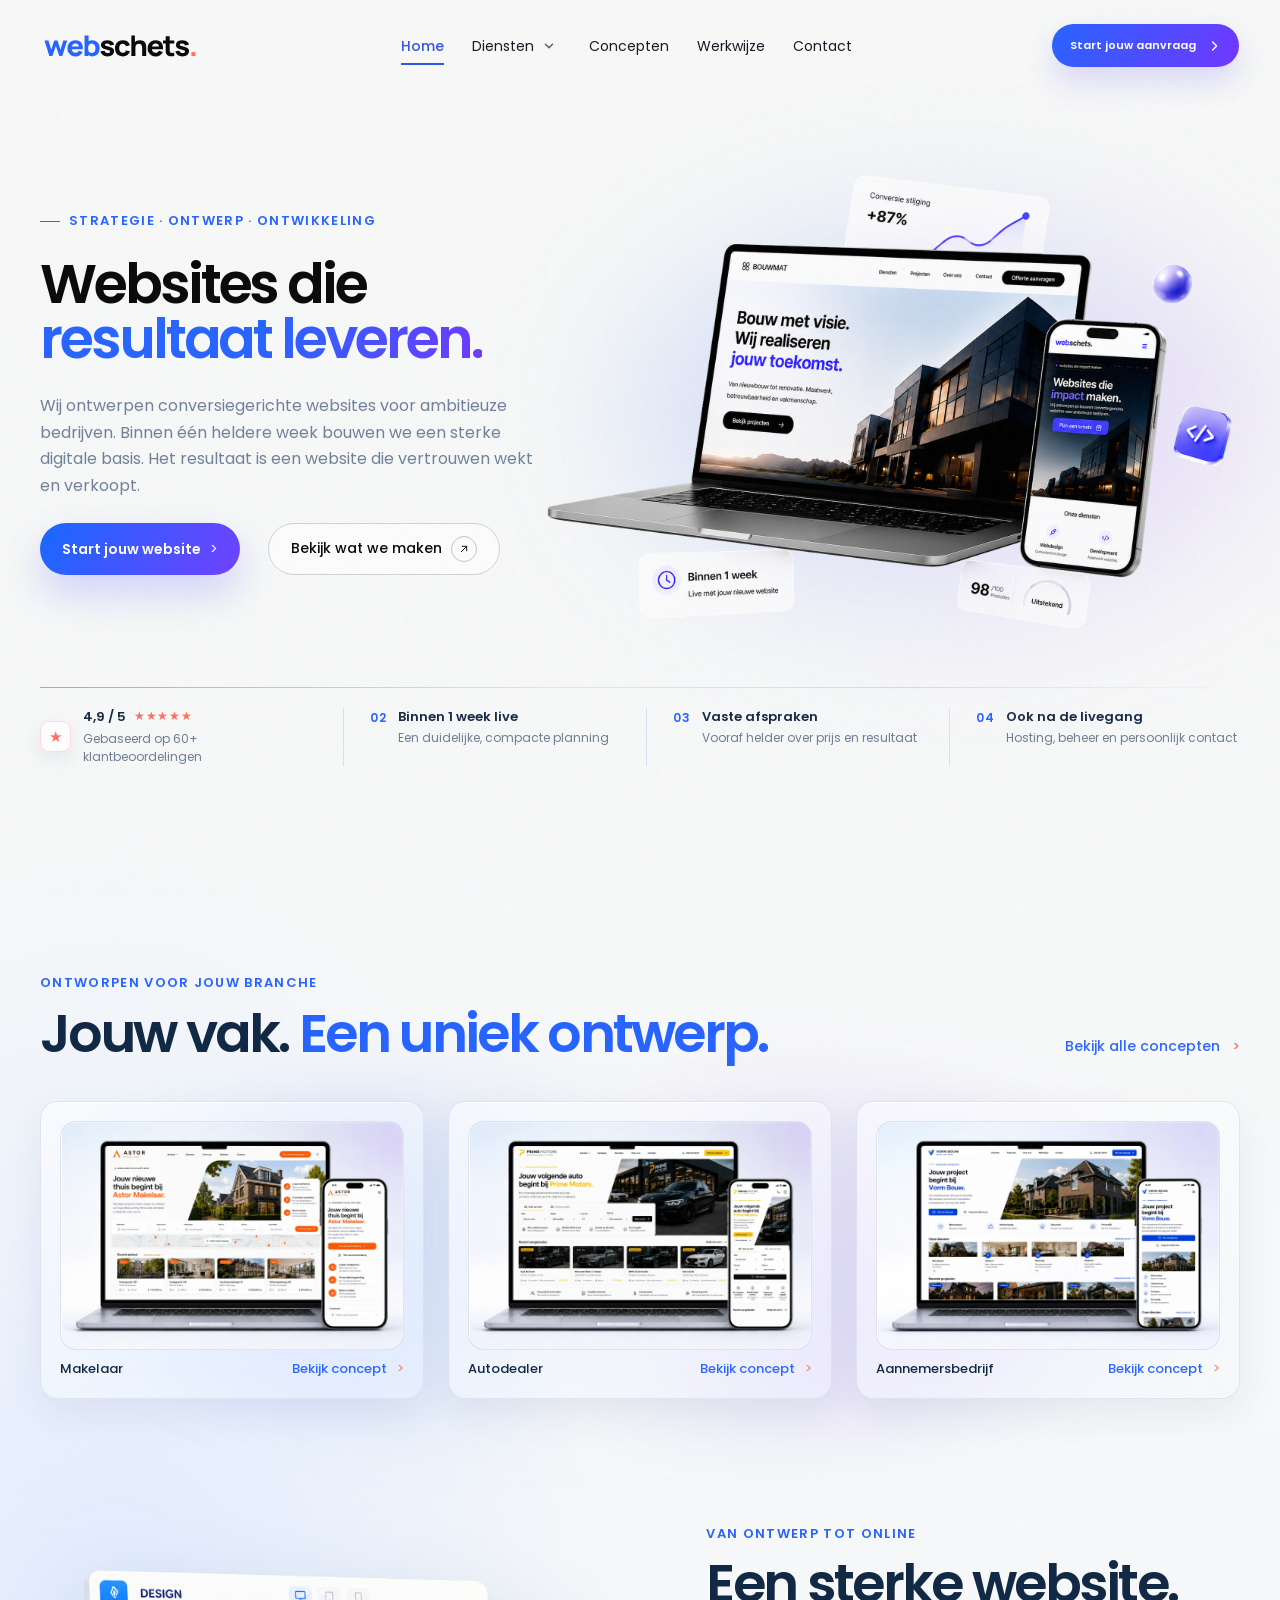
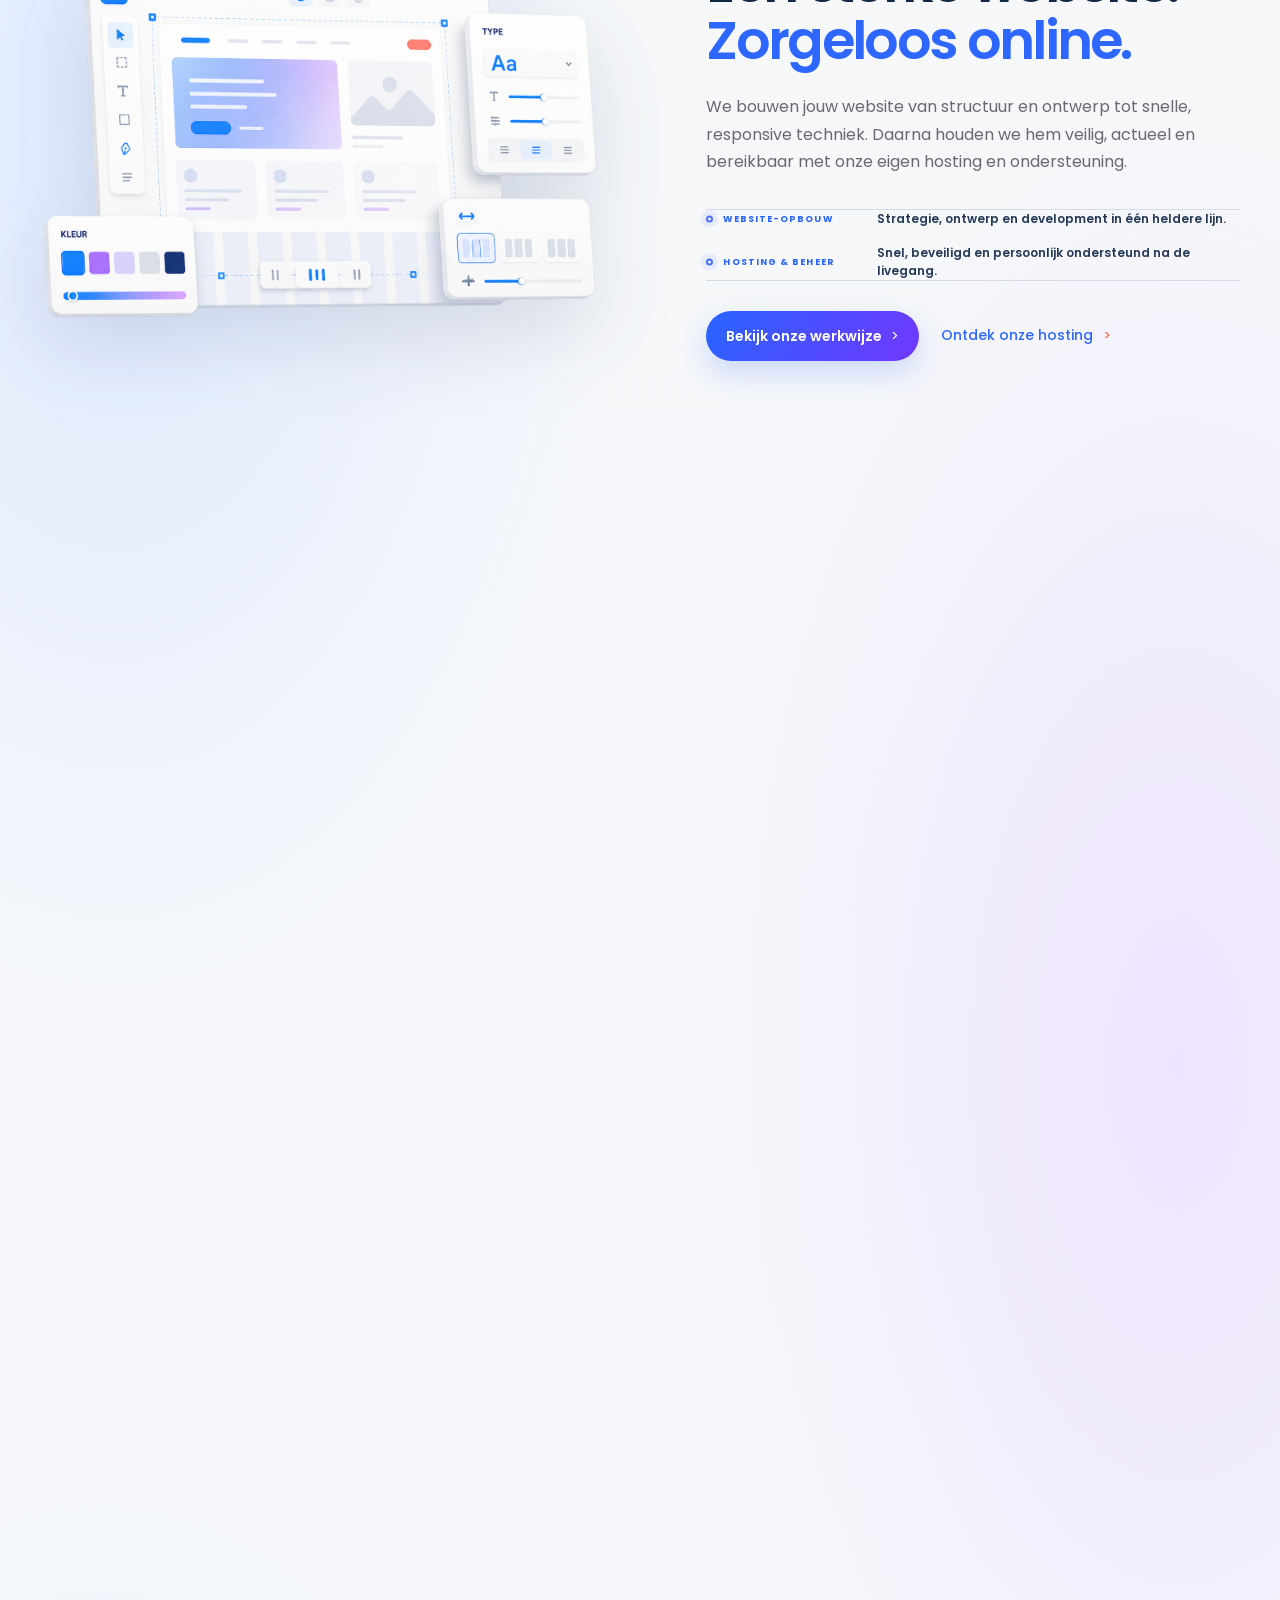
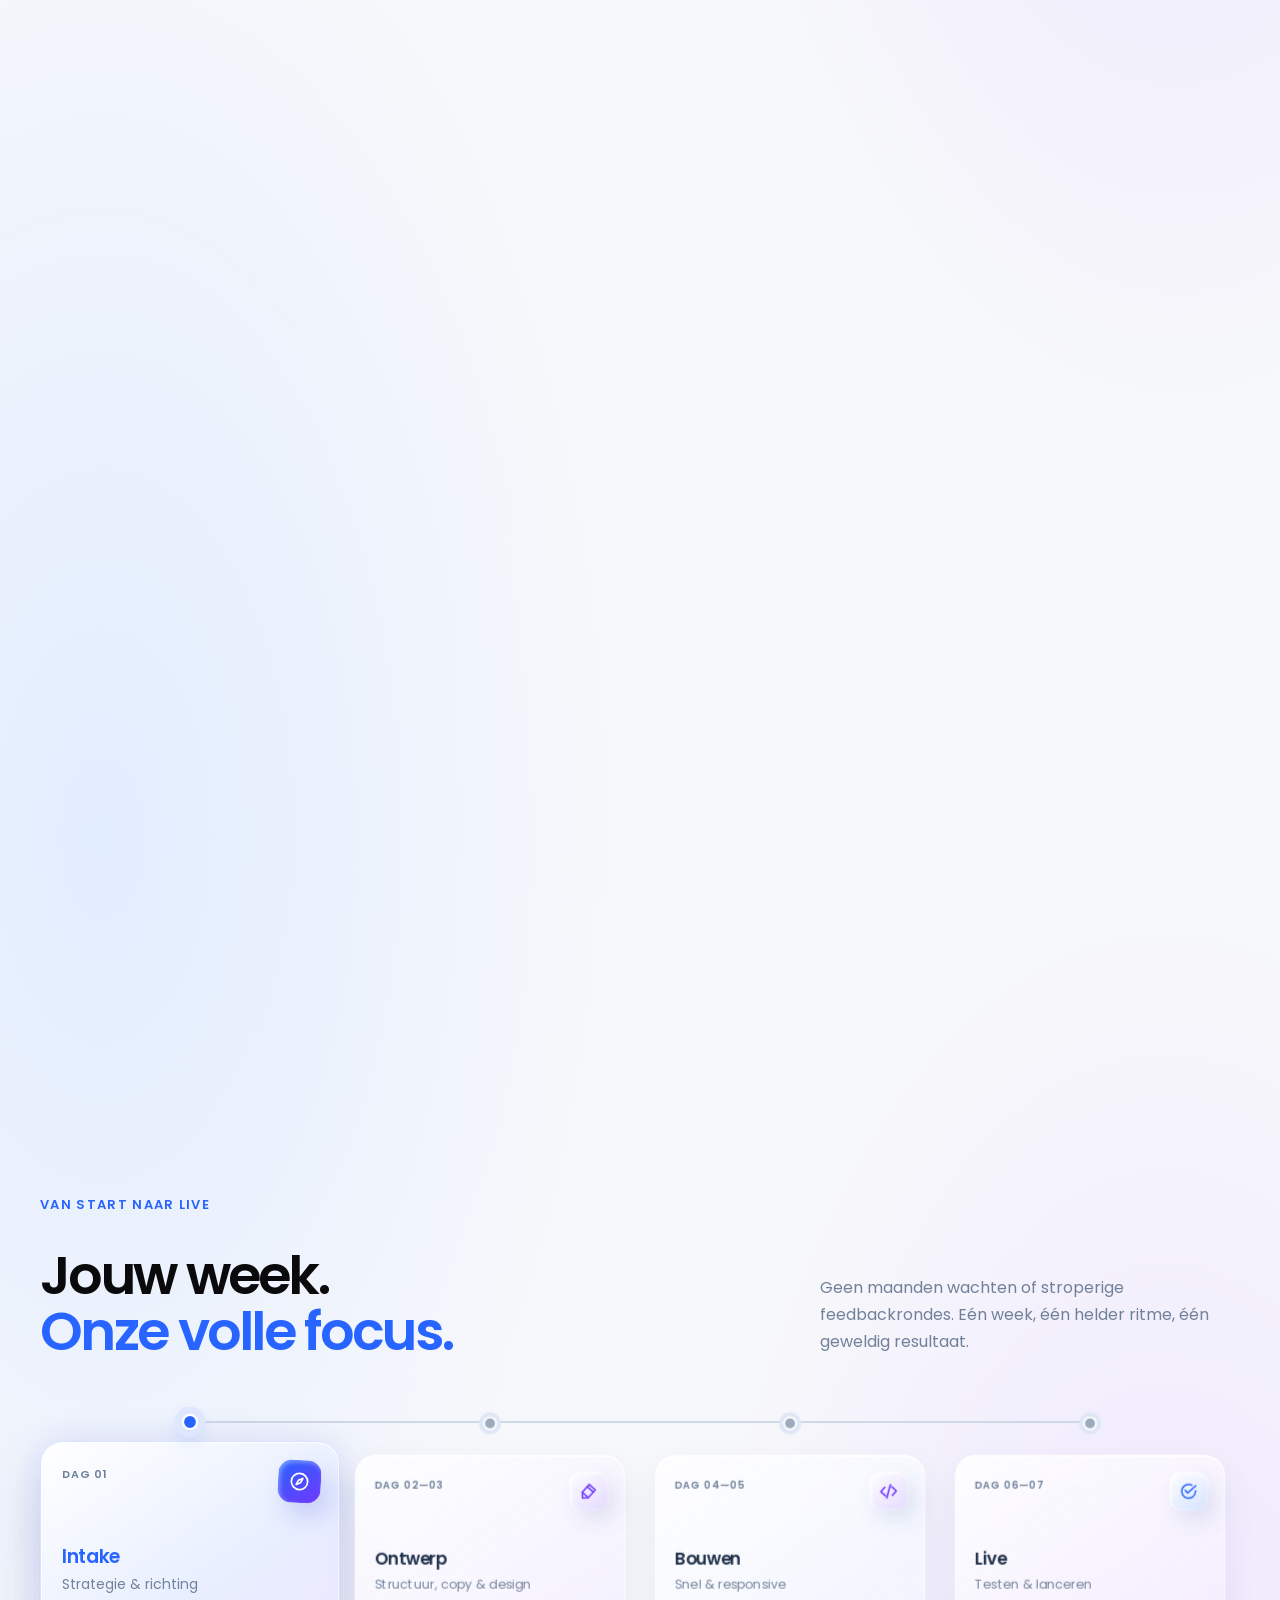
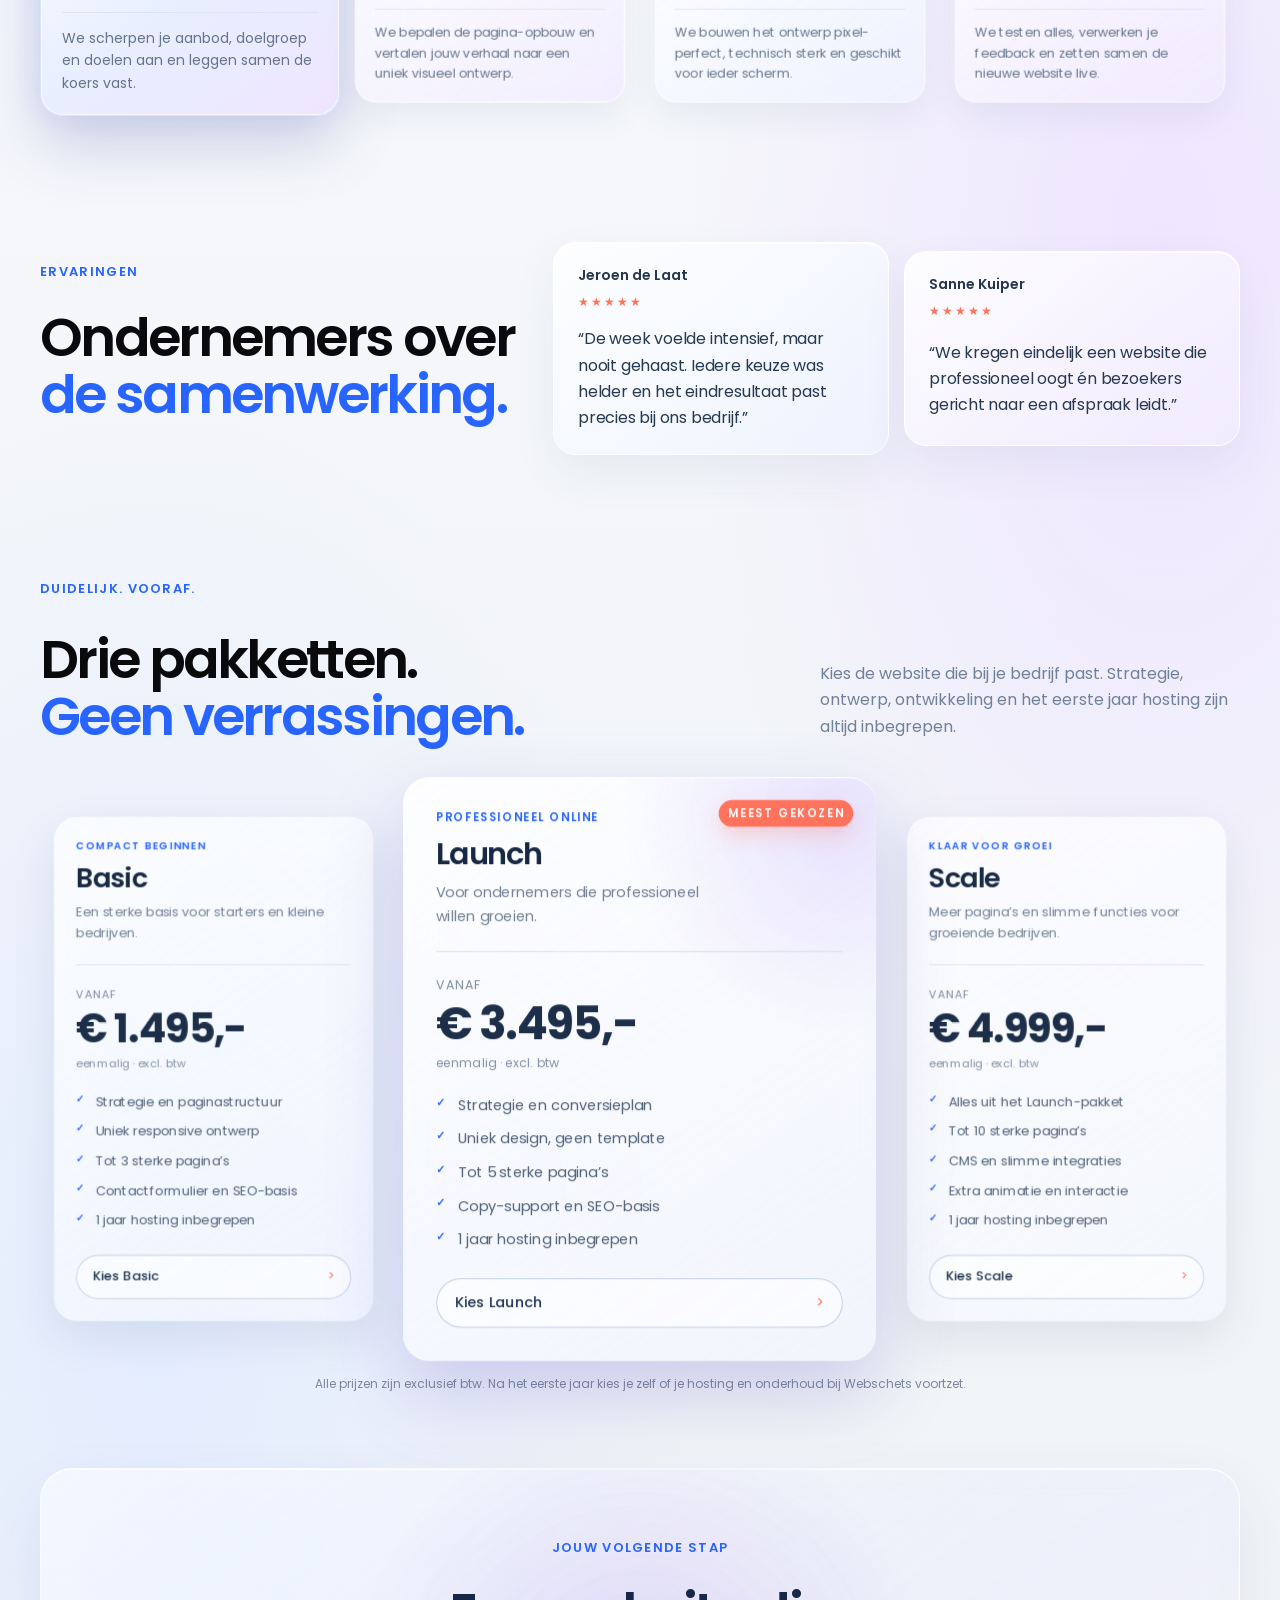
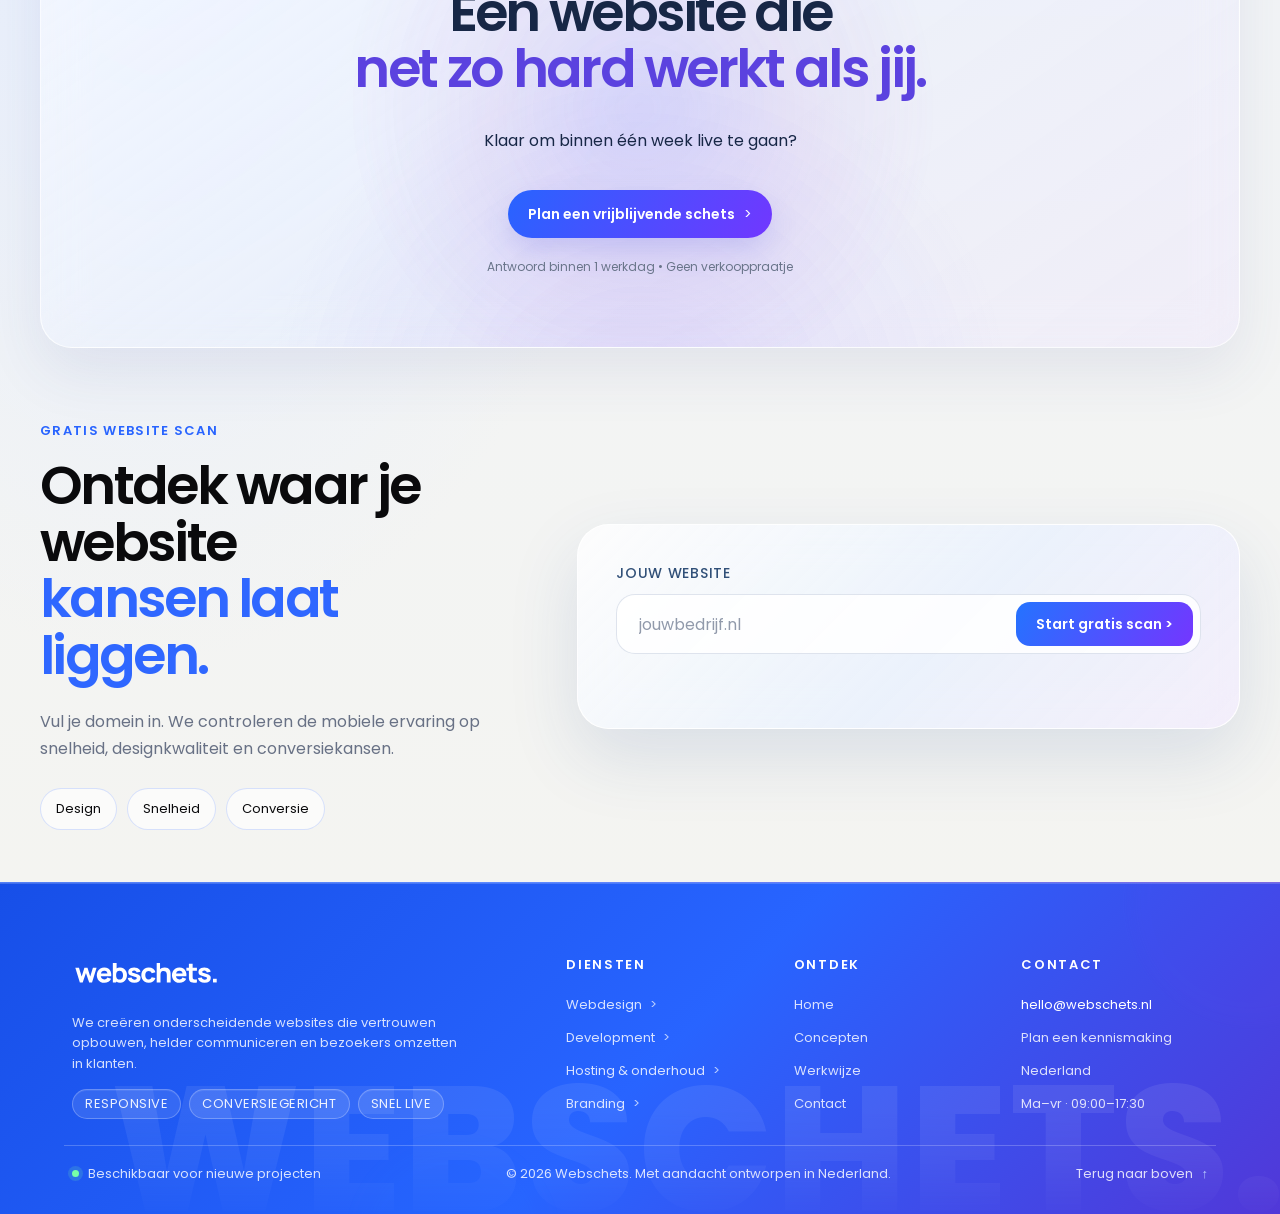
<file: index.html>
<!doctype html>
<html lang="nl">
<head>
  <link rel="icon" href="assets/webschets-favicon.png" type="image/png">
  <meta charset="UTF-8">
  <meta name="viewport" content="width=device-width, initial-scale=1.0">
  <meta name="description" content="Webschets bouwt conversiegerichte websites binnen 1 week, voor een strak bedrag.">
  <title>webschets — jouw nieuwe website. live in 1 week.</title>
  <link rel="stylesheet" href="styles.css?v=47">
  <link rel="stylesheet" href="shared-header.css?v=30">
  <link rel="stylesheet" href="typography.css?v=3">
  <link rel="stylesheet" href="logo-assets.css?v=2">
  <link rel="stylesheet" href="shared-footer.css?v=10">
<link rel="stylesheet" href="card-title-weight.css?v=1">
  <link rel="stylesheet" href="shared-design-system.css?v=5">
  <link rel="stylesheet" href="concept-showcase.css?v=15">
  <link rel="stylesheet" href="shared-proof-list.css?v=4">
</head>
<body class="home-page">
  <div class="noise"></div>
  <header class="nav shell shared-site-header" id="site-header">
    <a class="logo" href="index.html" aria-label="Webschets home"><img class="site-logo-image" src="assets/webschets-logo.svg" alt="Webschets"></a>
    <nav aria-label="Hoofdnavigatie"><a class="active" href="index.html">Home</a><a href="diensten.html">Diensten</a><a href="werk.html">Concepten</a><a href="werkwijze.html">Werkwijze</a><a href="contact.html">Contact</a></nav>
      <a class="nav-cta" href="contact.html">Start jouw aanvraag <span class="nav-cta-icon" aria-hidden="true"><svg viewBox="0 0 20 20"><path d="m7 5 5 5-5 5"/></svg></span></a>
    <button class="menu" type="button" aria-label="Menu openen" aria-expanded="false">☰</button>
  </header>

  <main id="top">
    <section class="hero shell">
      <div class="hero-copy reveal">
        <p class="hero-eyebrow section-label">Strategie · ontwerp · ontwikkeling</p>
        <h1>Websites die<br><span>resultaat leveren.</span></h1>
        <p>Wij ontwerpen conversiegerichte websites voor ambitieuze bedrijven. Binnen één heldere week bouwen we een sterke digitale basis. Het resultaat is een website die vertrouwen wekt en verkoopt.</p>
        <div class="hero-actions"><a class="button primary" href="contact.html">Start jouw website <span>↗</span></a><a class="text-link" href="werk.html"><i aria-hidden="true"><svg viewBox="0 0 20 20"><path d="M5.5 14.5 14.5 5.5M7 5.5h7.5V13"/></svg></i> Bekijk wat we maken</a></div>
      </div>
      <div class="hero-visual reveal" data-parallax>
        <div class="orb orb-one"></div><div class="orb orb-two"></div>
        <img src="assets/webschets-hero-bouwmat-ultra-4k.png" alt="Vrijstaande Webschets website-mockup op laptop en telefoon voor Bouwmat">
      </div>
      <div class="hero-trust-bar reveal" aria-label="Waarom ondernemers Webschets vertrouwen">
        <div class="hero-trust-review"><span class="hero-review-badge" aria-hidden="true">★</span><p><span class="hero-review-score"><strong>4,9 / 5</strong><span class="hero-review-stars" aria-label="Vijf sterren">★★★★★</span></span><small>Gebaseerd op 60+ klantbeoordelingen</small></p></div>
        <div><span class="hero-trust-mark" aria-hidden="true">02</span><p><strong>Binnen 1 week live</strong><small>Een duidelijke, compacte planning</small></p></div>
        <div><span class="hero-trust-mark" aria-hidden="true">03</span><p><strong>Vaste afspraken</strong><small>Vooraf helder over prijs en resultaat</small></p></div>
        <div><span class="hero-trust-mark" aria-hidden="true">04</span><p><strong>Ook na de livegang</strong><small>Hosting, beheer en persoonlijk contact</small></p></div>
      </div>
    </section>

    <section class="concept-showcase shell reveal branch-showcase" id="werk" aria-labelledby="branch-showcase-title">
      <div class="concept-showcase-head">
        <div>
          <p class="kicker concept-showcase-eyebrow section-label">ONTWORPEN VOOR JOUW BRANCHE</p>
          <h2 id="branch-showcase-title">Jouw vak. <span>Een uniek ontwerp.</span></h2>
        </div>
        <a class="concept-showcase-all" href="werk.html">Bekijk alle concepten <span aria-hidden="true">→</span></a>
      </div>
      <div class="concept-showcase-grid branch-grid">
        <article class="concept-showcase-card branch-card realtor">
          <span class="concept-showcase-visual branch-preview"><span aria-hidden="true"></span></span>
          <span class="concept-showcase-meta"><strong>Makelaar</strong><span>Bekijk concept <i aria-hidden="true">→</i></span></span>
        </article>
        <article class="concept-showcase-card branch-card automotive">
          <span class="concept-showcase-visual branch-preview"><span aria-hidden="true"></span></span>
          <span class="concept-showcase-meta"><strong>Autodealer</strong><span>Bekijk concept <i aria-hidden="true">→</i></span></span>
        </article>
        <article class="concept-showcase-card branch-card contractor">
          <span class="concept-showcase-visual branch-preview"><span aria-hidden="true"></span></span>
          <span class="concept-showcase-meta"><strong>Aannemersbedrijf</strong><span>Bekijk concept <i aria-hidden="true">→</i></span></span>
        </article>
      </div>
    </section>

    <section class="home-build-hosting shell reveal" aria-labelledby="home-build-hosting-title">
      <figure class="home-build-hosting-visual">
        <span class="home-build-hosting-glow" aria-hidden="true"></span>
        <img src="assets/home-website-opbouw-hosting.png" width="1536" height="1024" alt="Webdesigninterface met kleur-, typografie- en responsive instellingen" decoding="async">
      </figure>
      <div class="home-build-hosting-copy">
        <p class="kicker section-label">VAN ONTWERP TOT ONLINE</p>
        <h2 id="home-build-hosting-title">Een sterke website.<br><span>Zorgeloos online.</span></h2>
        <p class="home-build-hosting-intro">We bouwen jouw website van structuur en ontwerp tot snelle, responsive techniek. Daarna houden we hem veilig, actueel en bereikbaar met onze eigen hosting en ondersteuning.</p>
        <div class="home-build-hosting-points">
          <div><strong>Website-opbouw</strong><span>Strategie, ontwerp en development in één heldere lijn.</span></div>
          <div><strong>Hosting &amp; beheer</strong><span>Snel, beveiligd en persoonlijk ondersteund na de livegang.</span></div>
        </div>
        <div class="home-build-hosting-actions">
          <a class="button primary" href="werkwijze.html">Bekijk onze werkwijze <span>→</span></a>
          <a class="home-build-hosting-link" href="hosting.html">Ontdek onze hosting <span aria-hidden="true">→</span></a>
        </div>
      </div>
    </section>

    <section class="usp-strip shell reveal home-usp-reveal" aria-labelledby="home-services-title"><div class="usp-section-heading"><div><span class="section-label">Alles onder één dak</span><h2 id="home-services-title">Van sterk idee.<br><em>Tot zorgeloos online.</em></h2></div></div><div class="usp-card-grid"><a class="usp-link" href="/diensten#webdesign"><article><div class="usp-icon design-icon"><svg viewBox="0 0 24 24" aria-hidden="true"><rect x="3" y="4" width="18" height="16" rx="2"></rect><path d="M3 8h18M7 6h.01M10 6h.01M7 12h4M7 15h7"></path></svg></div><div><span>CREATIE</span><h3>Webdesign</h3><p>Uniek, conversiegericht en volledig passend bij jouw merk.</p></div></article></a><a class="usp-link" href="/diensten#development"><article><div class="usp-icon dev-icon"><i>&lt;/&gt;</i></div><div><span>TECHNIEK</span><h3>Development</h3><p>Razendsnel, responsive en technisch klaar om te groeien.</p></div></article></a><a class="usp-link" href="/diensten#hosting"><article><div class="usp-icon host-icon"><i>☁</i></div><div><span>ZORGELOOS</span><h3>Hosting</h3><p>Veilig beheerd en onderhouden vanaf € 59,99 per maand.</p></div></article></a></div></section>

    <section class="website-problems shell reveal" aria-labelledby="website-problems-title"><div class="problem-head"><div><p class="kicker section-label">WAAROM WIJ HET VERSCHIL MAKEN</p><h2 id="website-problems-title">Een goede website<br><span>maakt het verschil.</span></h2></div><p>Bezoekers beslissen in enkele seconden of een bedrijf betrouwbaar voelt. Als uitstraling, structuur of gebruiksgemak niet klopt, verdwijnt ook de kans op een aanvraag.</p></div><div class="problem-grid"><article><h3>Verouderde <span>uitstraling</span></h3><p>Een gedateerd ontwerp verlaagt direct het vertrouwen in je bedrijf.</p></article><article><h3>Onduidelijke <span>structuur</span></h3><p>Bezoekers vinden niet snel genoeg wat ze zoeken en haken af.</p></article><article><h3>Weinig <span>aanvragen</span></h3><p>Zonder heldere route blijft interesse te vaak zonder resultaat.</p></article><article><h3>Slechte mobiele <span>ervaring</span></h3><p>Op een klein scherm kost iedere onnodige stap potentiële klanten.</p></article></div></section>

    <section class="home-branding shell reveal" aria-labelledby="home-branding-title">
      <div class="home-branding-copy">
        <p class="kicker section-label">BRANDING DIE OPVALT</p>
        <h2 id="home-branding-title">Van merkidentiteit.<br><span>Naar zichtbaar resultaat.</span></h2>
        <p class="home-branding-intro">Van voertuigbestickering tot complete merkuitstraling: we maken jouw bedrijf herkenbaar, professioneel en consistent.</p>
        <div class="home-branding-benefits" aria-label="Onze brandingdiensten">
          <div><strong>Voertuigbestickering</strong><span>Herkenbaar en krachtig onderweg.</span></div>
          <div><strong>Complete merkuitstraling</strong><span>Alles visueel in één sterke lijn.</span></div>
        </div>
        <a class="home-branding-link" href="branding.html">Ontdek onze branding <span aria-hidden="true"><svg viewBox="0 0 20 20"><path d="M6 10h8M11 7l3 3-3 3"/></svg></span></a>
      </div>
      <figure class="home-branding-visual">
        <div class="home-branding-glow" aria-hidden="true"></div>
        <img src="assets/branding-identity-mockup-webschets.png" alt="Hoogwaardige merkidentiteit-mockup met logo, typografie, kleuren en drukwerk" loading="lazy" decoding="async">
      </figure>
    </section>

    <section class="about-webschets" id="over-ons"><div class="shell reveal"><p class="kicker section-label">OVER WEBSCHETS</p><div class="section-head"><h2>Klein team.<br><span>Grote aandacht.</span></h2><p>Webschets is ontstaan vanuit een simpele overtuiging: een sterke website hoeft geen maanden te duren om een bedrijf echt vooruit te helpen.</p></div><div class="about-story"><article class="about-main"><div class="about-mark" aria-hidden="true"><span>W<b>.</b></span><i></i><i></i><i></i></div><div><span class="about-label">ONS VERHAAL</span><h3>We maken het digitale proces weer persoonlijk.</h3><p>Geen lange overdrachten, anonieme teams of ontwerpen zonder richting. Bij Webschets werk je rechtstreeks met de mensen die jouw strategie aanscherpen, je verhaal vertalen en je website bouwen.</p><p>We combineren de rust en precisie van goed design met het tempo van een compact team. Daardoor kunnen we snel beslissen, zorgvuldig creëren en binnen één intensieve week iets neerzetten dat echt van jou voelt.</p><a class="button primary" href="werkwijze.html">Ontdek onze werkwijze <span>↗</span></a></div></article><div class="about-values"><article><h3>Dichtbij</h3><p>Korte lijnen, direct contact en altijd weten waar je project staat.</p></article><article><h3>Doelgericht</h3><p>Elke ontwerpkeuze helpt jouw verhaal, vertrouwen en conversie vooruit.</p></article><article><h3>Volle focus</h3><p>Één gereserveerde week waarin jouw website onze volledige aandacht krijgt.</p></article></div></div></div></section>

    <section class="process shell reveal" id="werkwijze"><p class="kicker section-label">VAN START NAAR LIVE</p><div class="section-head"><h2>Jouw week.<br><span>Onze volle focus.</span></h2><p>Geen maanden wachten of stroperige feedbackrondes. Eén week, één helder ritme, één geweldig resultaat.</p></div><div class="timeline" id="timeline">
      <button class="day active" data-day="1"><b>DAG 01</b><span>Intake</span><small>Strategie & richting</small><em>We scherpen je aanbod, doelgroep en doelen aan en leggen samen de koers vast.</em></button><button class="day" data-day="3"><b>DAG 02—03</b><span>Ontwerp</span><small>Structuur, copy & design</small><em>We bepalen de pagina-opbouw en vertalen jouw verhaal naar een uniek visueel ontwerp.</em></button><button class="day" data-day="5"><b>DAG 04—05</b><span>Bouwen</span><small>Snel & responsive</small><em>We bouwen het ontwerp pixel-perfect, technisch sterk en geschikt voor ieder scherm.</em></button><button class="day" data-day="7"><b>DAG 06—07</b><span>Live</span><small>Testen & lanceren</small><em>We testen alles, verwerken je feedback en zetten samen de nieuwe website live.</em></button>
    </div><div class="timeline-detail"><span id="dayLabel">DAG 01</span><p id="dayText">We duiken in je aanbod, doelgroep en doelen. Aan het eind van de dag ligt de koers messcherp vast.</p></div></section>

    <section class="testimonial-grid shell reveal" aria-labelledby="ervaringen-title"><div class="testimonial-heading"><p class="kicker section-label">ERVARINGEN</p><h2 id="ervaringen-title">Ondernemers over<br><span>de samenwerking.</span></h2></div><article><strong class="testimonial-owner">Jeroen de Laat</strong><div class="testimonial-stars">★★★★★</div><blockquote>“De week voelde intensief, maar nooit gehaast. Iedere keuze was helder en het eindresultaat past precies bij ons bedrijf.”</blockquote></article><article><strong class="testimonial-owner">Sanne Kuiper</strong><div class="testimonial-stars">★★★★★</div><blockquote>“We kregen eindelijk een website die professioneel oogt én bezoekers gericht naar een afspraak leidt.”</blockquote></article></section>

    <section class="pricing pricing-simple" id="prijzen">
      <div class="shell reveal">
        <p class="kicker section-label">DUIDELIJK. VOORAF.</p>
        <div class="section-head">
          <h2>Drie pakketten.<br><span>Geen verrassingen.</span></h2>
          <p>Kies de website die bij je bedrijf past. Strategie, ontwerp, ontwikkeling en het eerste jaar hosting zijn altijd inbegrepen.</p>
        </div>
        <div class="pricing-simple-grid" aria-label="Websitepakketten">
          <article class="pricing-simple-card">
            <header>
              <span class="pricing-simple-label">COMPACT BEGINNEN</span>
              <h3>Basic</h3>
              <p>Een sterke basis voor starters en kleine bedrijven.</p>
            </header>
            <div class="pricing-simple-price"><small>VANAF</small><strong>€ 1.495,-</strong><span>eenmalig · excl. btw</span></div>
            <ul>
              <li>Strategie en paginastructuur</li>
              <li>Uniek responsive ontwerp</li>
              <li>Tot 3 sterke pagina’s</li>
              <li>Contactformulier en SEO-basis</li>
              <li>1 jaar hosting inbegrepen</li>
            </ul>
            <a class="pricing-simple-cta" href="contact.html?pakket=basic">Kies Basic <span>↗</span></a>
          </article>
          <article class="pricing-simple-card is-featured">
            <div class="pricing-simple-popular">MEEST GEKOZEN</div>
            <header>
              <span class="pricing-simple-label">PROFESSIONEEL ONLINE</span>
              <h3>Launch</h3>
              <p>Voor ondernemers die professioneel willen groeien.</p>
            </header>
            <div class="pricing-simple-price"><small>VANAF</small><strong>€ 3.495,-</strong><span>eenmalig · excl. btw</span></div>
            <ul>
              <li>Strategie en conversieplan</li>
              <li>Uniek design, geen template</li>
              <li>Tot 5 sterke pagina’s</li>
              <li>Copy-support en SEO-basis</li>
              <li>1 jaar hosting inbegrepen</li>
            </ul>
            <a class="pricing-simple-cta" href="contact.html?pakket=launch">Kies Launch <span>↗</span></a>
          </article>
          <article class="pricing-simple-card">
            <header>
              <span class="pricing-simple-label">KLAAR VOOR GROEI</span>
              <h3>Scale</h3>
              <p>Meer pagina’s en slimme functies voor groeiende bedrijven.</p>
            </header>
            <div class="pricing-simple-price"><small>VANAF</small><strong>€ 4.999,-</strong><span>eenmalig · excl. btw</span></div>
            <ul>
              <li>Alles uit het Launch-pakket</li>
              <li>Tot 10 sterke pagina’s</li>
              <li>CMS en slimme integraties</li>
              <li>Extra animatie en interactie</li>
              <li>1 jaar hosting inbegrepen</li>
            </ul>
            <a class="pricing-simple-cta" href="contact.html?pakket=scale">Kies Scale <span>↗</span></a>
          </article>
        </div>
        <p class="pricing-simple-note">Alle prijzen zijn exclusief btw. Na het eerste jaar kies je zelf of je hosting en onderhoud bij Webschets voortzet.</p>
      </div>
    </section>


    <section class="cta shell reveal" id="contact"><div class="cta-orb"></div><p class="section-label">JOUW VOLGENDE STAP</p><h2>Een website die<br><em>net zo hard werkt als jij.</em></h2><p>Klaar om binnen één week live te gaan?</p><a class="button light-button" href="contact.html">Plan een vrijblijvende schets <span>↗</span></a><small>Antwoord binnen 1 werkdag • Geen verkooppraatje</small></section>
    <dialog class="branch-dialog" id="branchDialog"><div class="branch-dialog-shell"><button class="branch-dialog-close" type="button" aria-label="Pop-up sluiten">×</button><div class="branch-dialog-copy"><p class="kicker" id="branchDialogKicker"></p><h2 id="branchDialogTitle"></h2><p id="branchDialogIntro"></p><div class="branch-dialog-points" id="branchDialogPoints"></div><div class="branch-palette" id="branchPalette"></div><a class="button primary" id="branchDialogCta" href="contact.html">Ontwerp voor mijn branche <span>↗</span></a></div><div class="branch-dialog-visuals"><div class="dialog-desktop" id="dialogDesktop"></div><div class="dialog-mobile" id="dialogMobile"></div><div class="dialog-note"><span>DESKTOP</span><span>RESPONSIVE</span><span>CONVERSIEGERICHT</span></div></div></div></dialog>
    <section class="website-scan shell reveal" id="website-scan" aria-labelledby="website-scan-title">
      <div class="scan-copy">
        <p class="kicker section-label">GRATIS WEBSITE SCAN</p>
        <h2 id="website-scan-title">Ontdek waar je website<br><span>kansen laat liggen.</span></h2>
        <p>Vul je domein in. We controleren de mobiele ervaring op snelheid, designkwaliteit en conversiekansen.</p>
        <div class="scan-pill-row"><span>Design</span><span>Snelheid</span><span>Conversie</span></div>
      </div>
      <div class="scan-panel">
        <form id="websiteScanForm" class="scan-form">
          <label for="scanUrl">Jouw website</label>
          <div class="scan-field">
            <input id="scanUrl" name="url" type="text" inputmode="url" autocomplete="url" placeholder="jouwbedrijf.nl" required>
            <button type="submit">Start gratis scan <span>&gt;</span></button>
          </div>
        </form>
        <div id="scanStatus" class="scan-status" aria-live="polite"></div>
        <div id="scanProgress" class="scan-progress" hidden><i></i></div>
        <div id="scanResults" class="scan-results" hidden>
          <div class="scan-score-grid">
            <article><span>Design</span><strong data-scan-score="design">—</strong><small>Indicatie</small></article>
            <article><span>Snelheid</span><strong data-scan-score="speed">—</strong><small>Mobiel</small></article>
            <article><span>Conversie</span><strong data-scan-score="conversion">—</strong><small>Indicatie</small></article>
          </div>
          <div class="scan-advice"><h3>Je eerste verbeterkansen</h3><ul id="scanAdvice"></ul></div>
          <p class="scan-note">Gebaseerd op een live mobiele Lighthouse-meting. Design en conversie zijn indicatieve scores op basis van toegankelijkheid, techniek, SEO en snelheid.</p>
        </div>
      </div>
    </section>
  </main>
  <footer class="shell footer-rich"><div class="footer-brand"><a class="logo" href="index.html"><img class="site-logo-image" src="assets/webschets-logo.svg" alt="Webschets"></a><p>Conversiegerichte websites.<br>Live binnen één week.</p></div><div class="footer-column"><b>Ontdek</b><a href="diensten.html">Diensten</a><a href="werk.html">Sectorconcepten</a><a href="werkwijze.html">Werkwijze</a></div><div class="footer-column"><b>Contact</b><a href="contact.html">Plan een schets</a><a href="mailto:hello@webschets.nl">hello@webschets.nl</a><span>Ma–vr · 09:00–17:30</span></div><div class="footer-mini-cta"><strong>Klaar om te groeien?</strong><a class="button primary" href="contact.html">Start jouw website <span>↗</span></a></div><small class="footer-copy">© 2026 webschets · Nederland</small></footer>
  <script src="app.js?v=9"></script>
  <script src="shared-header.js?v=10"></script>
  <link rel="stylesheet" href="shared-home-hero.css?v=40">
  <link rel="stylesheet" href="shared-services-hero-theme.css?v=5">
  <link rel="stylesheet" href="home-typography.css?v=2">
  <style id="homepage-hero-image-flush">
    body { background: #f7f8f7 !important; }
    body main > .hero { background: transparent !important; border: 0 !important; box-shadow: none !important; }

    .shared-site-header:not(.scrolled):not(.is-scrolled) {
      background: transparent !important;
      border-color: transparent !important;
      box-shadow: none !important;
      backdrop-filter: none !important;
    }
    body main > .hero .hero-visual {
      padding: 0 !important;
      overflow: visible !important;
      border: 0 !important;
      background: transparent !important;
      box-shadow: none !important;
      backdrop-filter: none !important;
    }

    /* hero-image-quality */
    body main > .hero .hero-visual {
      opacity: 1 !important;
      transform: none !important;
    }
    body main > .hero .hero-visual > img {
      opacity: 1 !important;
      filter: none !important;
      mix-blend-mode: normal !important;
      transform: none !important;
      image-rendering: auto;
    }
    /* hero-image-larger */
    @media (min-width: 901px) {
      body main > .hero { grid-template-columns: 45% 55% !important; column-gap: 12px !important; }
      body main > .hero .hero-visual > img {
        width: 105% !important;
        max-width: none !important;
        margin-left: 7.5% !important;
      }
    }
    @media (min-width: 601px) and (max-width: 900px) {
      body main > .hero .hero-visual > img {
        width: min(100%, 820px) !important;
        max-width: 820px !important;
      }
    }  </style>
  <link rel="stylesheet" href="home-refinements.css?v=45">
  <script src="shared-footer.js?v=6"></script>
</body>
</html>
</file>
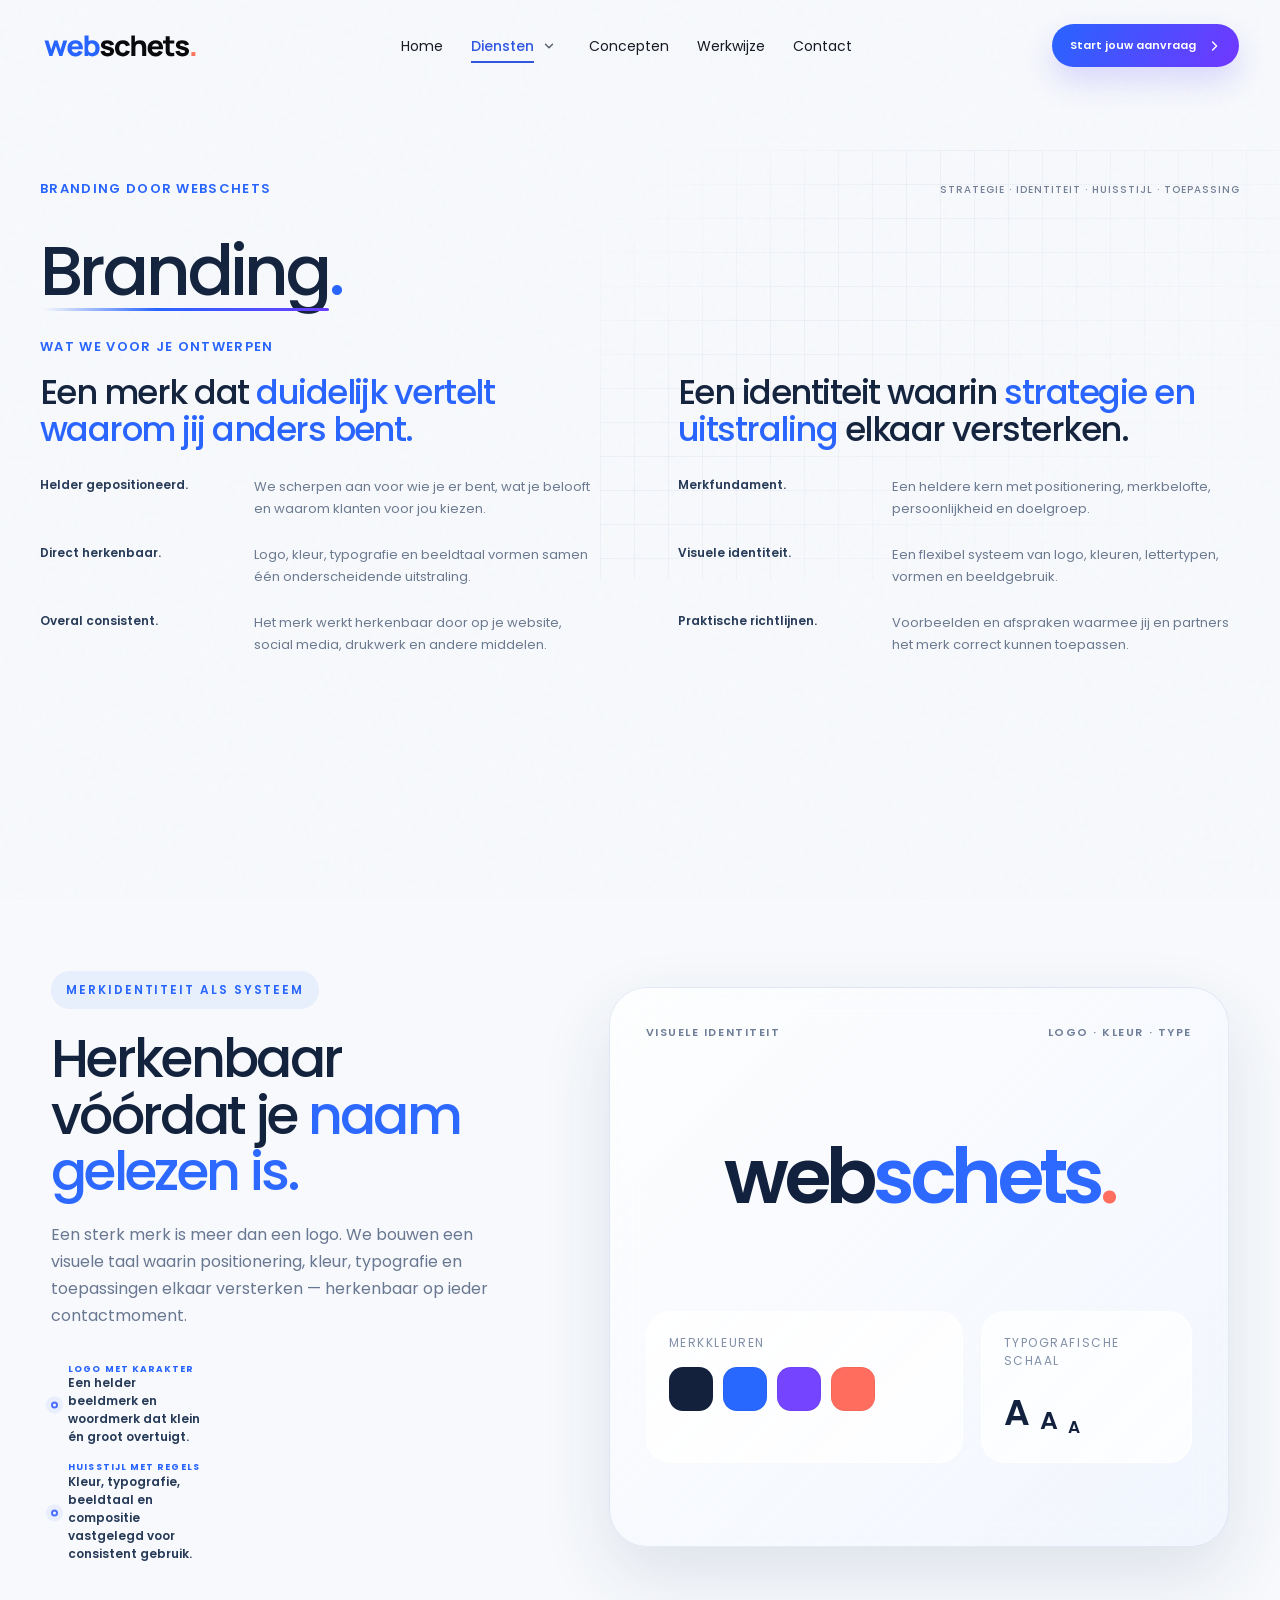
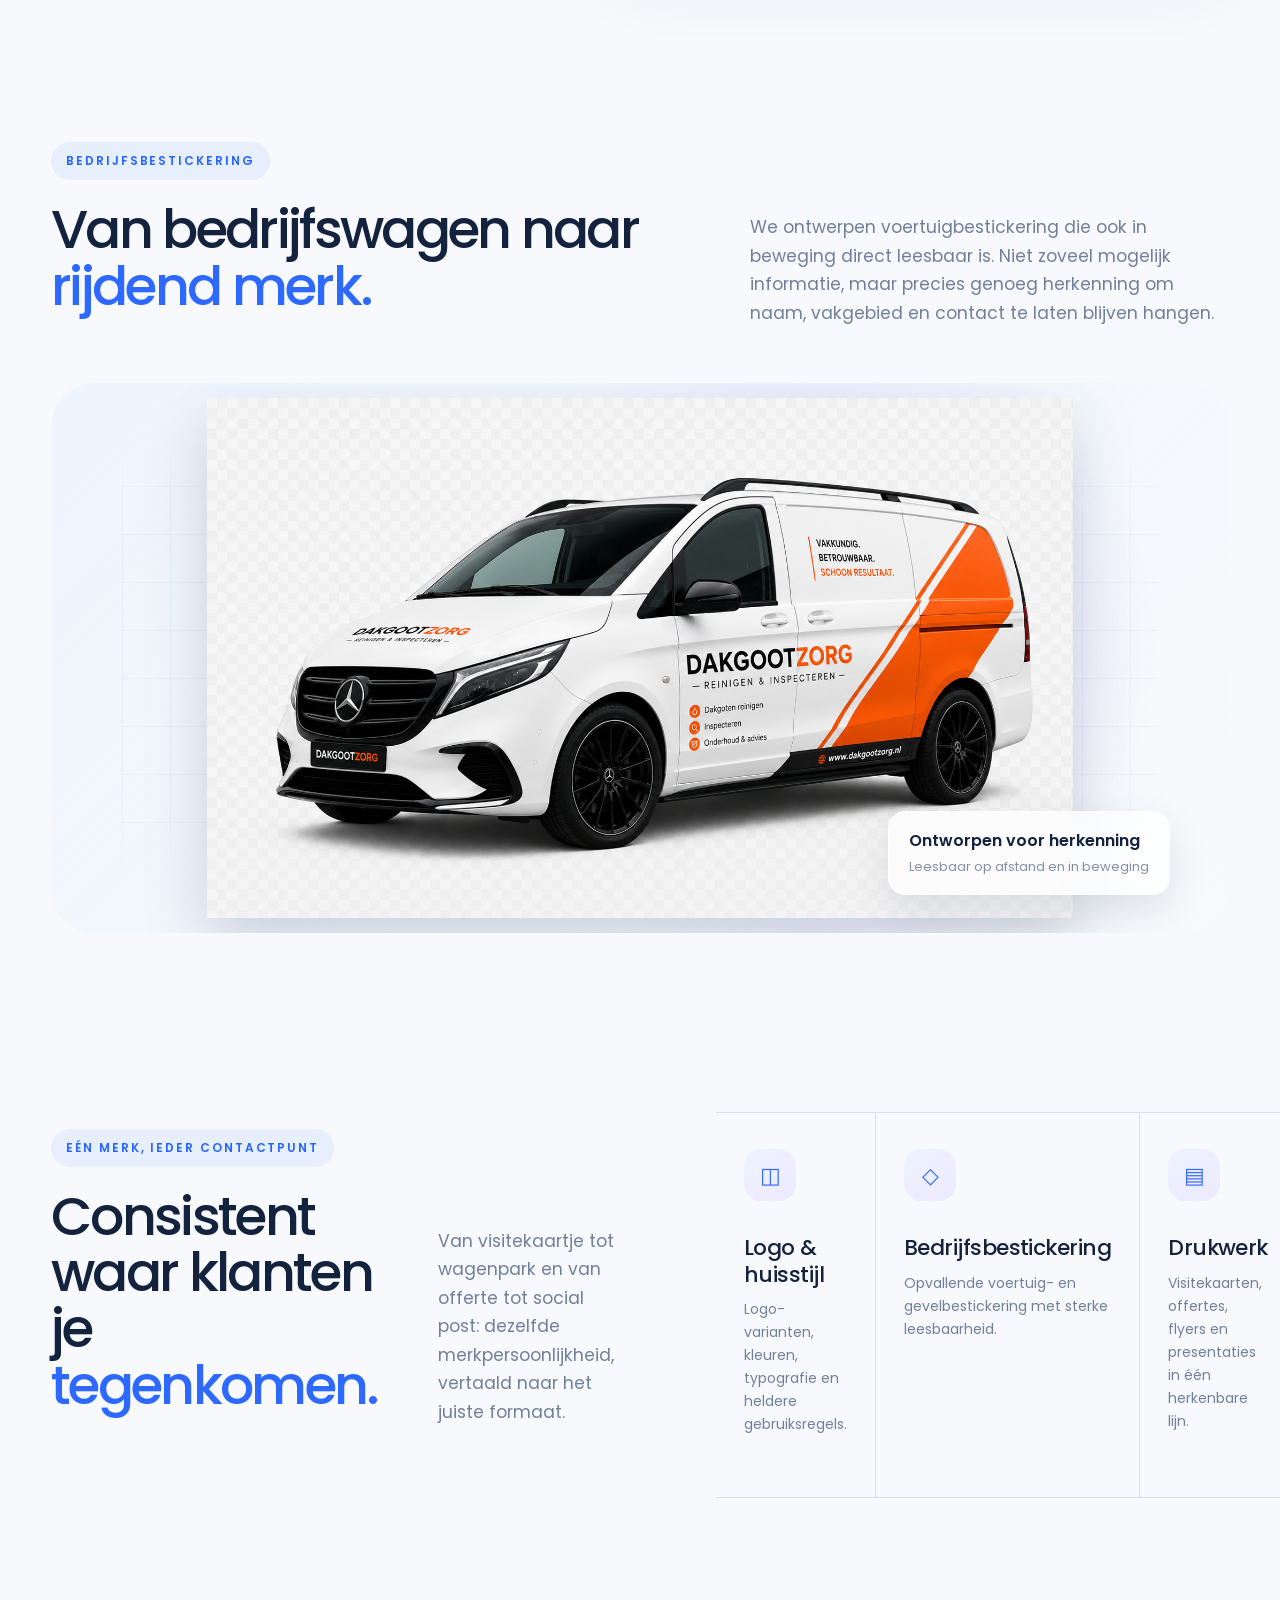
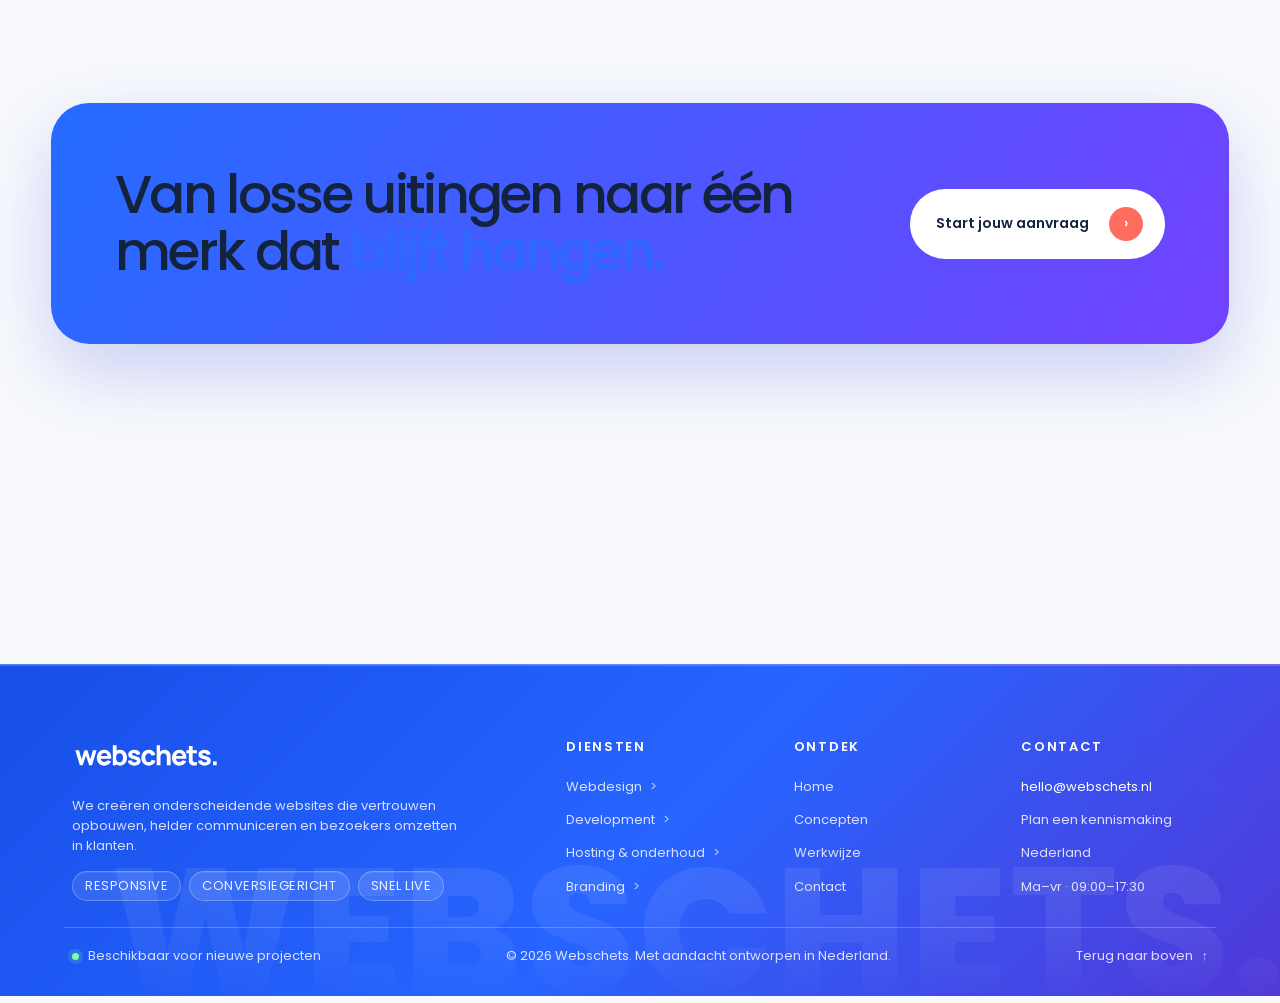
<file: branding.html>
<!doctype html>
<html lang="nl">
<head>
  <meta charset="UTF-8">
  <meta name="viewport" content="width=device-width,initial-scale=1">
  <meta name="description" content="Branding door Webschets: een duidelijke positionering, herkenbare visuele identiteit en praktisch merksysteem dat overal consistent werkt.">
  <title>Branding — Webschets</title>
  <link rel="icon" href="assets/webschets-favicon.png" type="image/png">
  <link rel="stylesheet" href="styles.css?v=35">
  <link rel="stylesheet" href="shared-header.css?v=30">
  <link rel="stylesheet" href="typography.css?v=6">
  <link rel="stylesheet" href="logo-assets.css?v=2">
  <link rel="stylesheet" href="shared-footer.css?v=10">
  <link rel="stylesheet" href="webdesign.css?v=57">
  <link rel="stylesheet" href="branding.css?v=2">
  <link rel="stylesheet" href="card-title-weight.css?v=1">
  <link rel="stylesheet" href="shared-design-system.css?v=10">
  <style id="brand-foundation-blueprint-styles">
    .brand-foundation-blueprint {
      position: relative;
      min-height: 520px;
      padding: 30px;
      border: 1px solid rgba(255,255,255,.92);
      border-radius: 34px;
      overflow: hidden;
      display: flex;
      flex-direction: column;
      justify-content: center;
      background: rgba(255,255,255,.52);
      box-shadow: 0 30px 80px rgba(48,72,132,.13), inset 0 1px 0 rgba(255,255,255,.9);
      backdrop-filter: blur(24px);
      -webkit-backdrop-filter: blur(24px);
      isolation: isolate;
    }
    .brand-foundation-blueprint::before {
      content: "";
      position: absolute;
      inset: 0;
      z-index: -2;
      background-image:
        linear-gradient(rgba(45,103,255,.055) 1px, transparent 1px),
        linear-gradient(90deg, rgba(45,103,255,.055) 1px, transparent 1px);
      background-size: 38px 38px;
      mask-image: linear-gradient(to bottom right, #000, transparent 88%);
    }
    .brand-foundation-blueprint::after {
      content: "";
      position: absolute;
      width: 420px;
      height: 420px;
      right: -150px;
      bottom: -190px;
      z-index: -1;
      border-radius: 50%;
      background: radial-gradient(circle, rgba(112,72,255,.24), rgba(47,109,255,.1) 46%, transparent 70%);
      filter: blur(8px);
    }
    .brand-blueprint-head {
      display: flex;
      align-items: center;
      justify-content: space-between;
      gap: 18px;
      margin-bottom: 18px;
    }
    .brand-blueprint-kicker {
      color: #286cff;
      font-size: .72rem;
      font-weight: 700;
      letter-spacing: .16em;
    }
    .brand-blueprint-status {
      display: inline-flex;
      align-items: center;
      gap: 8px;
      padding: 9px 12px;
      border: 1px solid rgba(42,108,255,.12);
      border-radius: 999px;
      background: rgba(255,255,255,.72);
      color: #66748d;
      font-size: .66rem;
      font-weight: 600;
      letter-spacing: .08em;
      white-space: nowrap;
    }
    .brand-blueprint-status::before {
      content: "";
      width: 8px;
      height: 8px;
      border-radius: 50%;
      background: #54d99b;
      box-shadow: 0 0 0 5px rgba(84,217,155,.13);
    }
    .brand-blueprint-title {
      max-width: 520px;
      margin: 0 0 22px;
      color: #132541;
      font-size: clamp(1.55rem, 2.2vw, 2.15rem);
      font-weight: 600;
      line-height: 1.12;
      letter-spacing: -.035em;
    }
    .brand-blueprint-list {
      display: grid;
      gap: 10px;
    }
    .brand-blueprint-row {
      display: grid;
      grid-template-columns: 50px minmax(0,1fr);
      align-items: center;
      gap: 15px;
      padding: 13px 15px;
      border: 1px solid rgba(255,255,255,.94);
      border-radius: 18px;
      background: rgba(255,255,255,.62);
      box-shadow: 0 12px 30px rgba(57,79,133,.06);
      transition: transform .3s ease, background .3s ease, box-shadow .3s ease;
    }
    .brand-blueprint-row:hover {
      transform: translateX(5px);
      background: rgba(255,255,255,.88);
      box-shadow: 0 16px 35px rgba(57,79,133,.1);
    }
    .brand-blueprint-icon {
      width: 50px;
      height: 50px;
      display: grid;
      place-items: center;
      border-radius: 15px;
      color: #356cff;
      background: linear-gradient(145deg, rgba(216,232,255,.95), rgba(233,222,255,.88));
      border: 1px solid rgba(255,255,255,.9);
    }
    .brand-blueprint-icon svg { width: 23px; height: 23px; }
    .brand-blueprint-row strong {
      display: block;
      margin-bottom: 3px;
      color: #172943;
      font-size: 1rem;
      font-weight: 600;
    }
    .brand-blueprint-row p {
      margin: 0;
      color: #71809a;
      font-size: .82rem;
      line-height: 1.45;
    }
    .brand-blueprint-result {
      margin-top: 12px;
      padding: 17px 19px;
      border-radius: 20px;
      color: #fff;
      background: linear-gradient(120deg, #286cff 0%, #554cff 54%, #7444f4 100%);
      box-shadow: 0 18px 38px rgba(65,74,238,.24);
    }
    .brand-blueprint-result span {
      display: block;
      margin-bottom: 5px;
      font-size: .64rem;
      font-weight: 700;
      letter-spacing: .15em;
      opacity: .72;
    }
    .brand-blueprint-result strong {
      display: block;
      max-width: 510px;
      font-size: 1rem;
      font-weight: 600;
      line-height: 1.35;
    }
    @media (max-width: 900px) {
      .brand-foundation-blueprint { min-height: auto; padding: 22px; border-radius: 26px; }
      .brand-blueprint-head { align-items: flex-start; }
    }
    @media (max-width: 520px) {
      .brand-blueprint-status { display: none; }
      .brand-blueprint-row { grid-template-columns: 44px minmax(0,1fr); padding: 12px; }
      .brand-blueprint-icon { width: 44px; height: 44px; border-radius: 13px; }
    }
  </style>
  <style id="brand-positioning-compact-fix">
    /* Compacte positioneringssectie */
    .brand-positioning {
      width: min(calc(100% - 52px), 1120px) !important;
      min-height: 0 !important;
      margin-inline: auto !important;
      padding-block: clamp(64px, 7vw, 92px) !important;
    }

    .brand-positioning > .shell,
    .brand-positioning .shell {
      width: 100% !important;
      max-width: 1060px !important;
      margin-inline: auto !important;
    }

    .brand-positioning .wd-eyebrow {
      display: inline-flex !important;
      width: max-content !important;
      max-width: 100% !important;
      align-items: center !important;
      padding: 8px 13px !important;
      border-radius: 999px !important;
      font-size: 10px !important;
      line-height: 1 !important;
      letter-spacing: .14em !important;
    }

    .brand-positioning h2 {
      margin-top: clamp(28px, 3vw, 42px) !important;
    }

    @media (max-width: 768px) {
      .brand-positioning {
        width: min(calc(100% - 28px), 1120px) !important;
        padding-block: 54px !important;
      }

      .brand-positioning .wd-eyebrow {
        padding: 7px 11px !important;
        font-size: 9px !important;
      }
    }
  </style>
<style id="branding-v2-styles">
  body#top > main > section:not(:first-child):not(.brand-v2){display:none!important}
  .brand-v2{position:relative;max-width:1440px;margin:0 auto;padding:clamp(76px,8vw,124px) clamp(26px,4vw,64px);color:#12213d}
  .brand-v2 + .brand-v2{padding-top:clamp(48px,6vw,92px)}
  .brand-v2-tag{display:inline-flex;padding:10px 15px;border-radius:999px;background:rgba(48,103,255,.08);color:#2765ff;font-size:12px;font-weight:600;letter-spacing:.16em;text-transform:uppercase}
  .brand-v2 h2{margin:22px 0 20px;font-size:clamp(42px,5vw,76px);line-height:.98;letter-spacing:-.055em;font-weight:600}
  .brand-v2 h2 span{color:#2d68ff}.brand-v2 p{font-size:clamp(17px,1.35vw,21px);line-height:1.65;color:#71809a}
  .brand-v2-grid{display:grid;grid-template-columns:minmax(0,.86fr) minmax(520px,1.14fr);gap:clamp(50px,7vw,112px);align-items:center}
  .brand-v2-copy{max-width:620px}.brand-v2-points{display:grid;gap:18px;margin-top:34px}
  .brand-v2-point{display:grid;grid-template-columns:12px 1fr;gap:14px;align-items:start}.brand-v2-point i{width:9px;height:9px;margin-top:9px;border-radius:50%;background:#52d99a;box-shadow:0 0 0 7px rgba(82,217,154,.12)}
  .brand-v2-point strong{display:block;margin-bottom:4px;font-size:17px;font-weight:600}.brand-v2-point span{color:#7a879d;line-height:1.55}
  .brand-system{min-height:560px;padding:36px;border:1px solid rgba(72,106,170,.13);border-radius:38px;background:linear-gradient(135deg,rgba(255,255,255,.76),rgba(237,242,255,.52));box-shadow:0 28px 70px rgba(44,64,110,.12);backdrop-filter:blur(18px);overflow:hidden}
  .brand-system-head{display:flex;justify-content:space-between;align-items:center;font-size:11px;font-weight:600;letter-spacing:.14em;text-transform:uppercase;color:#6f7e98}
  .brand-system-mark{display:grid;place-items:center;min-height:270px}.brand-system-logo{font-size:clamp(54px,6vw,92px);font-weight:600;letter-spacing:-.07em;color:#12213d}.brand-system-logo b{color:#2d68ff}.brand-system-logo em{color:#ff6d5f;font-style:normal}
  .brand-system-tools{display:grid;grid-template-columns:1.2fr .8fr;gap:18px}.brand-tool{padding:22px;border-radius:24px;background:rgba(255,255,255,.72);border:1px solid rgba(255,255,255,.9)}
  .brand-tool small{display:block;margin-bottom:15px;color:#8190a8;font-size:11px;letter-spacing:.13em;text-transform:uppercase}.brand-swatches{display:flex;gap:10px}.brand-swatches i{width:44px;height:44px;border-radius:14px;box-shadow:inset 0 0 0 1px rgba(0,0,0,.05)}
  .brand-type{display:flex;align-items:end;gap:10px;color:#12213d}.brand-type b:nth-child(1){font-size:36px}.brand-type b:nth-child(2){font-size:25px}.brand-type b:nth-child(3){font-size:17px}
  .brand-vehicle{padding-top:42px}.brand-vehicle-stage{position:relative;min-height:550px;display:grid;place-items:center;background:radial-gradient(circle at 65% 48%,rgba(91,70,255,.14),transparent 42%),linear-gradient(135deg,rgba(232,241,255,.55),rgba(255,255,255,.16));border-radius:44px;overflow:hidden}
  .brand-vehicle-stage:before{content:"";position:absolute;inset:10% 6%;background-image:linear-gradient(rgba(55,103,210,.055) 1px,transparent 1px),linear-gradient(90deg,rgba(55,103,210,.055) 1px,transparent 1px);background-size:48px 48px;mask-image:linear-gradient(to bottom,transparent,#000 18%,#000 82%,transparent)}
  .brand-van{position:relative;width:min(92%,880px);filter:drop-shadow(0 28px 24px rgba(22,35,67,.22));transform:translateY(12px)}
  .brand-vehicle-note{position:absolute;right:5%;bottom:7%;padding:16px 20px;border:1px solid rgba(255,255,255,.9);border-radius:18px;background:rgba(255,255,255,.75);backdrop-filter:blur(14px);box-shadow:0 16px 38px rgba(38,55,96,.12)}
  .brand-vehicle-note strong{display:block;font-weight:600}.brand-vehicle-note span{font-size:13px;color:#8490a5}
  .brand-touch-head{display:grid;grid-template-columns:1fr .75fr;gap:60px;align-items:end;margin-bottom:48px}.brand-touch-head p{margin:0 0 8px}
  .brand-touch-track{display:grid;grid-template-columns:repeat(4,1fr);gap:0;border-top:1px solid rgba(70,100,155,.17);border-bottom:1px solid rgba(70,100,155,.17)}
  .brand-touch{position:relative;padding:36px 28px 38px;min-height:230px}.brand-touch+.brand-touch{border-left:1px solid rgba(70,100,155,.17)}
  .brand-touch-icon{width:52px;height:52px;display:grid;place-items:center;margin-bottom:34px;border-radius:17px;background:linear-gradient(145deg,#edf3ff,#eee9ff);color:#356cff;font-size:22px}
  .brand-touch h3{margin:0 0 10px;font-size:22px;font-weight:600}.brand-touch p{margin:0;font-size:15px;line-height:1.55}
  .brand-v2-cta{padding-top:40px;padding-bottom:100px}.brand-v2-cta-inner{display:flex;align-items:center;justify-content:space-between;gap:40px;padding:clamp(38px,5vw,70px);border-radius:38px;background:linear-gradient(120deg,#246cff,#7242ff);color:#fff;box-shadow:0 28px 70px rgba(62,80,220,.24)}
  .brand-v2-cta h2{max-width:780px;margin:0;color:#fff;font-size:clamp(38px,4.3vw,64px)}.brand-v2-cta a{flex:0 0 auto;display:inline-flex;align-items:center;gap:20px;padding:18px 22px 18px 26px;border-radius:999px;background:#fff;color:#172541;text-decoration:none;font-weight:600}.brand-v2-cta a i{display:grid;place-items:center;width:34px;height:34px;border-radius:50%;background:#ff6d5f;color:#fff;font-style:normal}
  @media(max-width:900px){.brand-v2-grid,.brand-touch-head{grid-template-columns:1fr}.brand-v2-grid{gap:44px}.brand-system{min-height:auto}.brand-touch-track{grid-template-columns:1fr 1fr}.brand-touch:nth-child(3){border-left:0}.brand-touch:nth-child(n+3){border-top:1px solid rgba(70,100,155,.17)}.brand-v2-cta-inner{align-items:flex-start;flex-direction:column}}
  @media(max-width:600px){.brand-v2{padding-left:20px;padding-right:20px}.brand-system{padding:24px;border-radius:28px}.brand-system-tools{grid-template-columns:1fr}.brand-vehicle-stage{min-height:370px;border-radius:28px}.brand-touch-track{grid-template-columns:1fr}.brand-touch+.brand-touch{border-left:0;border-top:1px solid rgba(70,100,155,.17)}.brand-v2-cta-inner{border-radius:28px}}
</style>
  <link rel="stylesheet" href="shared-proof-list.css?v=6">
</head>
<body class="webdesign-page branding-page" id="top">
  <div class="noise"></div>
  <header class="nav shell shared-site-header" id="site-header">
    <a class="logo" href="index.html" aria-label="Webschets home"><img class="site-logo-image" src="assets/webschets-logo.svg" alt="Webschets"></a>
    <nav aria-label="Hoofdnavigatie"><a href="index.html">Home</a><a class="active" href="diensten.html">Diensten</a><a href="werk.html">Concepten</a><a href="werkwijze.html">Werkwijze</a><a href="contact.html">Contact</a></nav>
      <a class="nav-cta" href="contact.html">Start jouw aanvraag <span class="nav-cta-icon" aria-hidden="true"><svg viewBox="0 0 20 20"><path d="m7 5 5 5-5 5"/></svg></span></a>
    <button class="menu" type="button" aria-label="Menu openen" aria-expanded="false">☰</button>
  </header>

  <main>
    <section class="wd-service-intro shell brand-service-intro" aria-labelledby="branding-title">
      <div class="wd-service-intro-top"><span class="wd-eyebrow">Branding door Webschets</span><p>Strategie · Identiteit · Huisstijl · Toepassing</p></div>
      <h1 id="branding-title">Branding<span>.</span></h1>
      <span class="wd-column-label service-intro-shared-label">Wat we voor je ontwerpen</span>
      <div class="wd-service-intro-grid">
        <div class="wd-service-intro-copy">
          <h2>Een merk dat <span>duidelijk vertelt waarom jij anders bent.</span></h2>
          <div class="wd-service-explanation">
            <p><strong>Helder gepositioneerd.</strong><span>We scherpen aan voor wie je er bent, wat je belooft en waarom klanten voor jou kiezen.</span></p>
            <p><strong>Direct herkenbaar.</strong><span>Logo, kleur, typografie en beeldtaal vormen samen één onderscheidende uitstraling.</span></p>
            <p><strong>Overal consistent.</strong><span>Het merk werkt herkenbaar door op je website, social media, drukwerk en andere middelen.</span></p>
          </div>
        </div>
        <div class="wd-service-intro-copy wd-service-intro-copy--second">
          <h2>Een identiteit waarin <span>strategie en uitstraling</span> elkaar versterken.</h2>
          <div class="wd-service-explanation">
            <p><strong>Merkfundament.</strong><span>Een heldere kern met positionering, merkbelofte, persoonlijkheid en doelgroep.</span></p>
            <p><strong>Visuele identiteit.</strong><span>Een flexibel systeem van logo, kleuren, lettertypen, vormen en beeldgebruik.</span></p>
            <p><strong>Praktische richtlijnen.</strong><span>Voorbeelden en afspraken waarmee jij en partners het merk correct kunnen toepassen.</span></p>
          </div>
        </div>
      </div>
    </section>

    <section class="brand-foundation shell" aria-labelledby="brand-foundation-title">
      <div class="brand-foundation-copy"><span class="wd-eyebrow">Eerst de kern</span><h2 id="brand-foundation-title">Geen vorm zonder verhaal.<br><em>Geen verhaal zonder richting.</em></h2><p>Een sterk merk ontstaat niet vanuit een favoriete kleur of losse trend. We beginnen bij de betekenis: welke plek wil je innemen, welke verwachting wil je opbouwen en welk gevoel moet blijven hangen?</p></div>
      <div class="brand-compass" aria-label="Onderdelen van het merkfundament"><div class="brand-compass-core"><span>MERK</span><strong>KERN</strong></div><article style="--x:50%;--y:2%"><i>01</i><b>Doelgroep</b><small>Voor wie ben je relevant?</small></article><article style="--x:91%;--y:48%"><i>02</i><b>Belofte</b><small>Wat mogen klanten verwachten?</small></article><article style="--x:50%;--y:91%"><i>03</i><b>Karakter</b><small>Hoe klinkt en voelt je merk?</small></article><article style="--x:8%;--y:48%"><i>04</i><b>Positie</b><small>Waarom kiezen mensen jou?</small></article></div>
    </section>

    <section class="brand-positioning" aria-labelledby="brand-positioning-title">
      <div class="shell"><div class="brand-positioning-heading"><span class="wd-eyebrow">Positionering die keuzes stuurt</span><h2 id="brand-positioning-title">Van een breed verhaal naar<br><em>één scherpe merkrichting.</em></h2><p>We brengen aanbod, doelgroep en concurrentie samen tot een kern die richting geeft aan taal, beeld en commerciële communicatie.</p></div><div class="brand-positioning-flow"><article><i>01</i><small>WAARDE</small><h3>Wat lever je werkelijk?</h3><p>Niet alleen je dienst, maar het resultaat en gevoel dat je klant zoekt.</p></article><span>→</span><article><i>02</i><small>ONDERSCHEID</small><h3>Waarom juist jouw merk?</h3><p>Een geloofwaardig verschil dat relevant is voor de juiste doelgroep.</p></article><span>→</span><article><i>03</i><small>POSITIE</small><h3>De plek die je wilt bezitten.</h3><p>Een compacte merkgedachte die alle communicatie herkenbaar maakt.</p></article></div></div>
    </section>

    <section class="brand-system shell" aria-labelledby="brand-system-title">
      <div class="brand-system-heading"><span class="wd-eyebrow">Een visueel systeem</span><h2 id="brand-system-title">Herkenbaar zonder iedere uiting hetzelfde te maken.</h2><p>Een identiteit moet voldoende vastigheid geven voor herkenning én voldoende flexibiliteit om te blijven werken in verschillende formaten en situaties.</p></div>
      <div class="brand-system-grid"><article class="brand-logo-card"><span>LOGOSYSTEEM</span><div class="brand-mark"><i></i><i></i><strong>W</strong></div><h3>Eén herkenbaar teken.<br>Meerdere slimme varianten.</h3></article><article class="brand-color-card"><span>KLEURPALET</span><div><i>#2864FF</i><i>#7545F5</i><i>#FF715E</i><i>#152944</i></div><h3>Kleur met een duidelijke functie.</h3></article><article class="brand-type-card"><span>TYPOGRAFIE</span><div><strong>Aa</strong><p><b>Duidelijke koppen</b><small>Rustige, leesbare teksten</small></p></div><h3>Een stem die je ook kunt zien.</h3></article><article class="brand-language-card"><span>VORM &amp; BEELDTAAL</span><div><i></i><i></i><i></i><i></i></div><h3>Eigen bouwstenen voor iedere uiting.</h3></article></div>
    </section>

    <section class="brand-touchpoints shell" aria-labelledby="brand-touchpoints-title">
      <div class="brand-touchpoints-copy"><span class="wd-eyebrow">Eén merk, meerdere momenten</span><h2 id="brand-touchpoints-title">Consistent van eerste indruk tot vaste klant.</h2><p>Klanten ervaren je merk niet op één plek. Daarom ontwerpen we de identiteit als een systeem dat digitaal en fysiek dezelfde kwaliteit uitstraalt.</p><div class="brand-touchpoint-list"><span><i>01</i>Website &amp; digitale interfaces</span><span><i>02</i>Social media &amp; campagnes</span><span><i>03</i>Presentaties &amp; documenten</span><span><i>04</i>Drukwerk &amp; signing</span></div></div>
      <div class="brand-touchpoint-stage"><article class="brand-browser"><small>WEBSITE</small><b>Een merkervaring<br>die direct klopt.</b><i></i><i></i><button>Ontdek meer ↗</button></article><article class="brand-social"><small>SOCIAL</small><strong>Blijf<br>herkenbaar.</strong><i>W.</i></article><article class="brand-card"><small>PRINT</small><strong>webschets.</strong><span>branding &amp; webdesign</span></article></div>
    </section>

    <section class="brand-guide" aria-labelledby="brand-guide-title">
      <div class="shell"><div class="brand-guide-preview" aria-label="Voorbeeld van een digitale brandguide"><div class="brand-guide-bar"><i></i><i></i><i></i><b>Brandguide / Visuele identiteit</b></div><div class="brand-guide-body"><aside><span class="active">01 Merkfundament</span><span>02 Logo</span><span>03 Kleur</span><span>04 Typografie</span><span>05 Beeldtaal</span></aside><div><small>VISUELE IDENTITEIT</small><h3>Duidelijk.<br><em>Eigen.</em> Consistent.</h3><div class="brand-guide-colors"><i></i><i></i><i></i></div><p>Richtlijnen die keuzes eenvoudiger maken en kwaliteit bewaken.</p></div></div></div><div class="brand-guide-copy"><span class="wd-eyebrow">Praktisch vastgelegd</span><h2 id="brand-guide-title">Een brandguide die daadwerkelijk gebruikt wordt.</h2><p>Geen dik document vol abstracte regels, maar een overzichtelijke handleiding met concrete voorbeelden. Zo weet iedereen hoe het merk correct wordt toegepast.</p><ul><li>Logo-varianten en veilige ruimte</li><li>Kleurcodes voor scherm en drukwerk</li><li>Typografische hiërarchie</li><li>Voorbeelden van goed en fout gebruik</li></ul></div></div>
    </section>

    <section class="brand-deliverables shell" aria-labelledby="brand-deliverables-title">
      <div class="brand-deliverables-heading"><span class="wd-eyebrow">Klaar voor dagelijks gebruik</span><h2 id="brand-deliverables-title">Alles netjes opgeleverd.<br><em>Voor ieder relevant formaat.</em></h2><p>Je ontvangt een overzichtelijke map met richtlijnen, bronbestanden en exportformaten voor digitale en fysieke toepassingen.</p></div><div class="brand-file-grid"><article><i>SVG</i><h3>Schaalbaar</h3><p>Logo’s voor web, signing en groot formaat.</p></article><article><i>PNG</i><h3>Transparant</h3><p>Direct bruikbaar in digitale uitingen.</p></article><article><i>PDF</i><h3>Drukwerk</h3><p>Professionele bestanden voor leveranciers.</p></article><article><i>RGB</i><h3>Digitaal</h3><p>Correcte kleuren voor schermgebruik.</p></article><article><i>CMYK</i><h3>Print</h3><p>Passende kleurwaarden voor drukwerk.</p></article><article><i>GUIDE</i><h3>Richtlijnen</h3><p>Alle afspraken en voorbeelden bij elkaar.</p></article></div>
    </section>

    <section class="brand-fit shell" aria-labelledby="brand-fit-title"><div><span class="wd-eyebrow">Past branding bij jouw situatie?</span><h2 id="brand-fit-title">Voor merken die professioneler willen groeien.</h2></div><div class="brand-fit-grid"><article><i>01</i><h3>Nieuwe onderneming</h3><p>Je wilt vanaf de start een geloofwaardig en herkenbaar merk neerzetten.</p></article><article><i>02</i><h3>Verouderde uitstraling</h3><p>Je huidige identiteit past niet meer bij de kwaliteit of ambitie van je bedrijf.</p></article><article><i>03</i><h3>Te weinig samenhang</h3><p>Website, social media en documenten voelen nu als verschillende merken.</p></article><article><i>04</i><h3>Nieuwe positionering</h3><p>Je aanbod of doelgroep verandert en je merk moet die richting zichtbaar maken.</p></article></div></section>

    <section class="brand-faq shell" aria-labelledby="brand-faq-title"><div><span class="wd-eyebrow">Branding FAQ</span><h2 id="brand-faq-title">Goede vragen.<br><em>Heldere verwachtingen.</em></h2></div><div class="wd-faq-list"><details><summary>Ontwerpen jullie alleen een logo?<span>+</span></summary><p>We ontwerpen een logo altijd als onderdeel van een bredere identiteit, zodat het aansluit op positionering, kleur, typografie en dagelijks gebruik.</p></details><details><summary>Kan mijn bestaande logo worden behouden?<span>+</span></summary><p>Ja, wanneer de basis sterk genoeg is. We onderzoeken dan hoe het logo kan worden verfijnd en opgenomen in een consistenter visueel systeem.</p></details><details><summary>Welke middelen worden ontworpen?<span>+</span></summary><p>Dat bepalen we samen op basis van wat je echt gebruikt. Denk aan websitecomponenten, social templates, presentaties, drukwerk of signing.</p></details><details><summary>Kan Webschets de branding ook naar een website vertalen?<span>+</span></summary><p>Ja. Branding en webdesign kunnen als één traject worden ontwikkeld, waardoor strategie, uitstraling en digitale ervaring direct op elkaar aansluiten.</p></details><details><summary>Krijg ik alle bestanden na oplevering?<span>+</span></summary><p>Ja. Je ontvangt relevante logoformaten, kleurwaarden, lettertype-afspraken, visuele bouwstenen en een praktische brandguide.</p></details></div></section>

    <section class="wd-final-cta shell brand-final-cta"><span>Tijd voor een herkenbaar merk</span><h2>Laat zien waarom klanten<br><em>voor jou moeten kiezen.</em></h2><p>We ontdekken samen de juiste merkrichting en vertalen die naar een identiteit die professioneel, eigen en toekomstbestendig voelt.</p><a class="wd-button" href="contact.html">Plan jouw merksessie <span>↗</span></a></section>
  <section class="brand-v2 brand-v2-foundation" aria-labelledby="brand-v2-foundation-title">
    <div class="brand-v2-grid">
      <div class="brand-v2-copy">
        <span class="brand-v2-tag">Merkidentiteit als systeem</span>
        <h2 id="brand-v2-foundation-title">Herkenbaar vóórdat je <span>naam gelezen is.</span></h2>
        <p>Een sterk merk is meer dan een logo. We bouwen een visuele taal waarin positionering, kleur, typografie en toepassingen elkaar versterken — herkenbaar op ieder contactmoment.</p>
        <div class="brand-v2-points">
          <div class="brand-v2-point"><i></i><div><strong>Logo met karakter</strong><span>Een helder beeldmerk en woordmerk dat klein én groot overtuigt.</span></div></div>
          <div class="brand-v2-point"><i></i><div><strong>Huisstijl met regels</strong><span>Kleur, typografie, beeldtaal en compositie vastgelegd voor consistent gebruik.</span></div></div>
        </div>
      </div>
      <div class="brand-system" aria-label="Visualisatie van een compleet huisstijlsysteem">
        <div class="brand-system-head"><span>Visuele identiteit</span><span>Logo · kleur · type</span></div>
        <div class="brand-system-mark"><div class="brand-system-logo">web<b>schets</b><em>.</em></div></div>
        <div class="brand-system-tools">
          <div class="brand-tool"><small>Merkkleuren</small><div class="brand-swatches"><i style="background:#14213d"></i><i style="background:#2868ff"></i><i style="background:#7444ff"></i><i style="background:#ff6d5f"></i></div></div>
          <div class="brand-tool"><small>Typografische schaal</small><div class="brand-type"><b>A</b><b>A</b><b>A</b></div></div>
        </div>
      </div>
    </div>
  </section>

  <section class="brand-v2 brand-vehicle" aria-labelledby="brand-vehicle-title">
    <div class="brand-touch-head">
      <div><span class="brand-v2-tag">Bedrijfsbestickering</span><h2 id="brand-vehicle-title">Van bedrijfswagen naar <span>rijdend merk.</span></h2></div>
      <p>We ontwerpen voertuigbestickering die ook in beweging direct leesbaar is. Niet zoveel mogelijk informatie, maar precies genoeg herkenning om naam, vakgebied en contact te laten blijven hangen.</p>
    </div>
    <div class="brand-vehicle-stage">
      <svg class="brand-van" viewBox="0 0 1000 480" role="img" aria-label="Mercedes bedrijfswagen met opvallende bedrijfsbestickering">
        <defs><linearGradient id="vanBody" x1="0" y1="0" x2="0" y2="1"><stop stop-color="#fff"/><stop offset="1" stop-color="#dfe5ef"/></linearGradient><linearGradient id="vanAccent" x1="0" y1="0" x2="1" y2="1"><stop stop-color="#246cff"/><stop offset="1" stop-color="#7142ff"/></linearGradient></defs>
        <ellipse cx="510" cy="421" rx="420" ry="31" fill="#14213d" opacity=".16"/>
        <path d="M105 352V208c0-38 20-67 57-84l138-64h466c36 0 69 20 86 52l55 104 18 136H105Z" fill="url(#vanBody)" stroke="#c8d1df" stroke-width="4"/>
        <path d="M292 72 168 132c-24 12-39 31-45 58h205l57-118h-93Z" fill="#182433"/><path d="M403 73h246l57 117H348l55-117Z" fill="#172332"/>
        <path d="M642 72h116c30 0 58 17 72 44l39 74H715L642 72Z" fill="#202d3c"/>
        <path d="M572 194h296l33 75-90 83H623L572 194Z" fill="url(#vanAccent)"/>
        <path d="M764 194h34l-138 158h-36l140-158Z" fill="#ff6d5f"/><path d="M813 194h18L700 352h-20l133-158Z" fill="#fff" opacity=".9"/>
        <text x="382" y="254" font-family="Poppins,Arial" font-size="52" font-weight="700" fill="#13213d">VOLT</text><text x="383" y="286" font-family="Poppins,Arial" font-size="18" font-weight="600" letter-spacing="4" fill="#2868ff">ELEKTROTECHNIEK</text>
        <text x="383" y="319" font-family="Poppins,Arial" font-size="14" fill="#65738a">Slim geschakeld. Sterk uitgevoerd.</text>
        <circle cx="270" cy="361" r="72" fill="#15202f"/><circle cx="270" cy="361" r="39" fill="#8793a5"/><circle cx="270" cy="361" r="25" fill="#1b2735"/>
        <circle cx="786" cy="361" r="72" fill="#15202f"/><circle cx="786" cy="361" r="39" fill="#8793a5"/><circle cx="786" cy="361" r="25" fill="#1b2735"/>
        <path d="M107 315h74M895 312h30" stroke="#ff6d5f" stroke-width="12" stroke-linecap="round"/>
      </svg>
      <div class="brand-vehicle-note"><strong>Ontworpen voor herkenning</strong><span>Leesbaar op afstand en in beweging</span></div>
    </div>
  </section>

  <section class="brand-v2 brand-touchpoints" aria-labelledby="brand-touch-title">
    <div class="brand-touch-head"><div><span class="brand-v2-tag">Eén merk, ieder contactpunt</span><h2 id="brand-touch-title">Consistent waar klanten je <span>tegenkomen.</span></h2></div><p>Van visitekaartje tot wagenpark en van offerte tot social post: dezelfde merkpersoonlijkheid, vertaald naar het juiste formaat.</p></div>
    <div class="brand-touch-track">
      <article class="brand-touch"><div class="brand-touch-icon">◫</div><h3>Logo & huisstijl</h3><p>Logo-varianten, kleuren, typografie en heldere gebruiksregels.</p></article>
      <article class="brand-touch"><div class="brand-touch-icon">◇</div><h3>Bedrijfsbestickering</h3><p>Opvallende voertuig- en gevelbestickering met sterke leesbaarheid.</p></article>
      <article class="brand-touch"><div class="brand-touch-icon">▤</div><h3>Drukwerk</h3><p>Visitekaarten, offertes, flyers en presentaties in één herkenbare lijn.</p></article>
      <article class="brand-touch"><div class="brand-touch-icon">◎</div><h3>Digitale branding</h3><p>Social templates, advertenties en digitale assets die direct eigen voelen.</p></article>
    </div>
  </section>

  <section class="brand-v2 brand-v2-cta">
    <div class="brand-v2-cta-inner"><h2>Van losse uitingen naar één merk dat <span>blijft hangen.</span></h2><a href="contact.html">Start jouw aanvraag <i>›</i></a></div>
  </section>
</main>

  <footer class="shell"><p>Webschets</p></footer>
  <script src="app.js?v=8"></script>
  <script src="shared-header.js?v=10"></script>
  <script src="shared-footer.js?v=6"></script>
  <script id="brand-foundation-blueprint-script">
    (() => {
      const section = document.querySelector('.brand-foundation');
      if (!section || section.querySelector('.brand-foundation-blueprint')) return;
      const visual = [...section.children].find((element) => {
        const text = element.textContent || '';
        return text.includes('Doelgroep') && text.includes('Belofte') && text.includes('Karakter') && text.includes('Positie');
      });
      if (!visual) return;
      visual.className = 'brand-foundation-blueprint';
      visual.setAttribute('aria-label', 'Merkstrategie opgebouwd vanuit doelgroep, belofte en karakter');
      visual.innerHTML = `
        <div class="brand-blueprint-head">
          <span class="brand-blueprint-kicker">MERKKOMPAS</span>
          <span class="brand-blueprint-status">RICHTING BEPAALD</span>
        </div>
        <h3 class="brand-blueprint-title">Van betekenis naar een merk dat blijft hangen.</h3>
        <div class="brand-blueprint-list">
          <article class="brand-blueprint-row">
            <span class="brand-blueprint-icon" aria-hidden="true">
              <svg viewBox="0 0 24 24" fill="none" stroke="currentColor" stroke-width="1.8"><circle cx="12" cy="8" r="3.2"/><path d="M5.5 19c.7-4 3-6 6.5-6s5.8 2 6.5 6"/><path d="M18.7 7.4a2.5 2.5 0 0 1 0 4.7M20.5 18c-.3-2.1-1.3-3.6-3-4.4"/></svg>
            </span>
            <div><strong>Doelgroep</strong><p>Voor wie moet je merk direct relevant en vertrouwd voelen?</p></div>
          </article>
          <article class="brand-blueprint-row">
            <span class="brand-blueprint-icon" aria-hidden="true">
              <svg viewBox="0 0 24 24" fill="none" stroke="currentColor" stroke-width="1.8"><path d="M4 12.5 9.2 18 20 6.5"/><path d="M6 5.5h7M6 9h4"/></svg>
            </span>
            <div><strong>Belofte</strong><p>Welke waarde moet iedere uiting herkenbaar en geloofwaardig maken?</p></div>
          </article>
          <article class="brand-blueprint-row">
            <span class="brand-blueprint-icon" aria-hidden="true">
              <svg viewBox="0 0 24 24" fill="none" stroke="currentColor" stroke-width="1.8"><path d="M12 3 14 9l6 2-6 2-2 6-2-6-6-2 6-2 2-6Z"/><path d="m18.5 4 .7 2.1 2.1.7-2.1.7-.7 2.1-.7-2.1-2.1-.7 2.1-.7.7-2.1Z"/></svg>
            </span>
            <div><strong>Karakter</strong><p>Hoe klinkt, voelt en gedraagt je merk op ieder contactmoment?</p></div>
          </article>
        </div>
        <div class="brand-blueprint-result">
          <span>EIGEN POSITIE</span>
          <strong>Herkenbaar genoeg om te vertrouwen. Eigen genoeg om te onthouden.</strong>
        </div>`;
    })();
  </script>
<style>
  .brand-vehicle-stage .brand-vehicle-photo {
    display: block;
    width: min(100%, 1040px);
    max-height: 520px;
    height: auto;
    margin: 0 auto;
    object-fit: contain;
    border-radius: 28px;
    filter: drop-shadow(0 24px 30px rgba(17, 38, 78, 0.18));
  }

  @media (max-width: 720px) {
    .brand-vehicle-stage .brand-vehicle-photo {
      max-height: 360px;
      border-radius: 20px;
    }
  }
</style>
<script>
  document.addEventListener('DOMContentLoaded', function () {
    const currentVehicle = document.querySelector('.brand-vehicle-stage svg.brand-van');
    if (!currentVehicle) return;

    const vehiclePhoto = document.createElement('img');
    vehiclePhoto.className = 'brand-vehicle-photo';
    vehiclePhoto.src = 'assets/candidate.png';
    vehiclePhoto.alt = 'BMW M5 met Webschets bedrijfsbestickering';
    vehiclePhoto.loading = 'lazy';
    vehiclePhoto.decoding = 'async';
    currentVehicle.replaceWith(vehiclePhoto);
  });
</script>
</body>
</html>
</file>
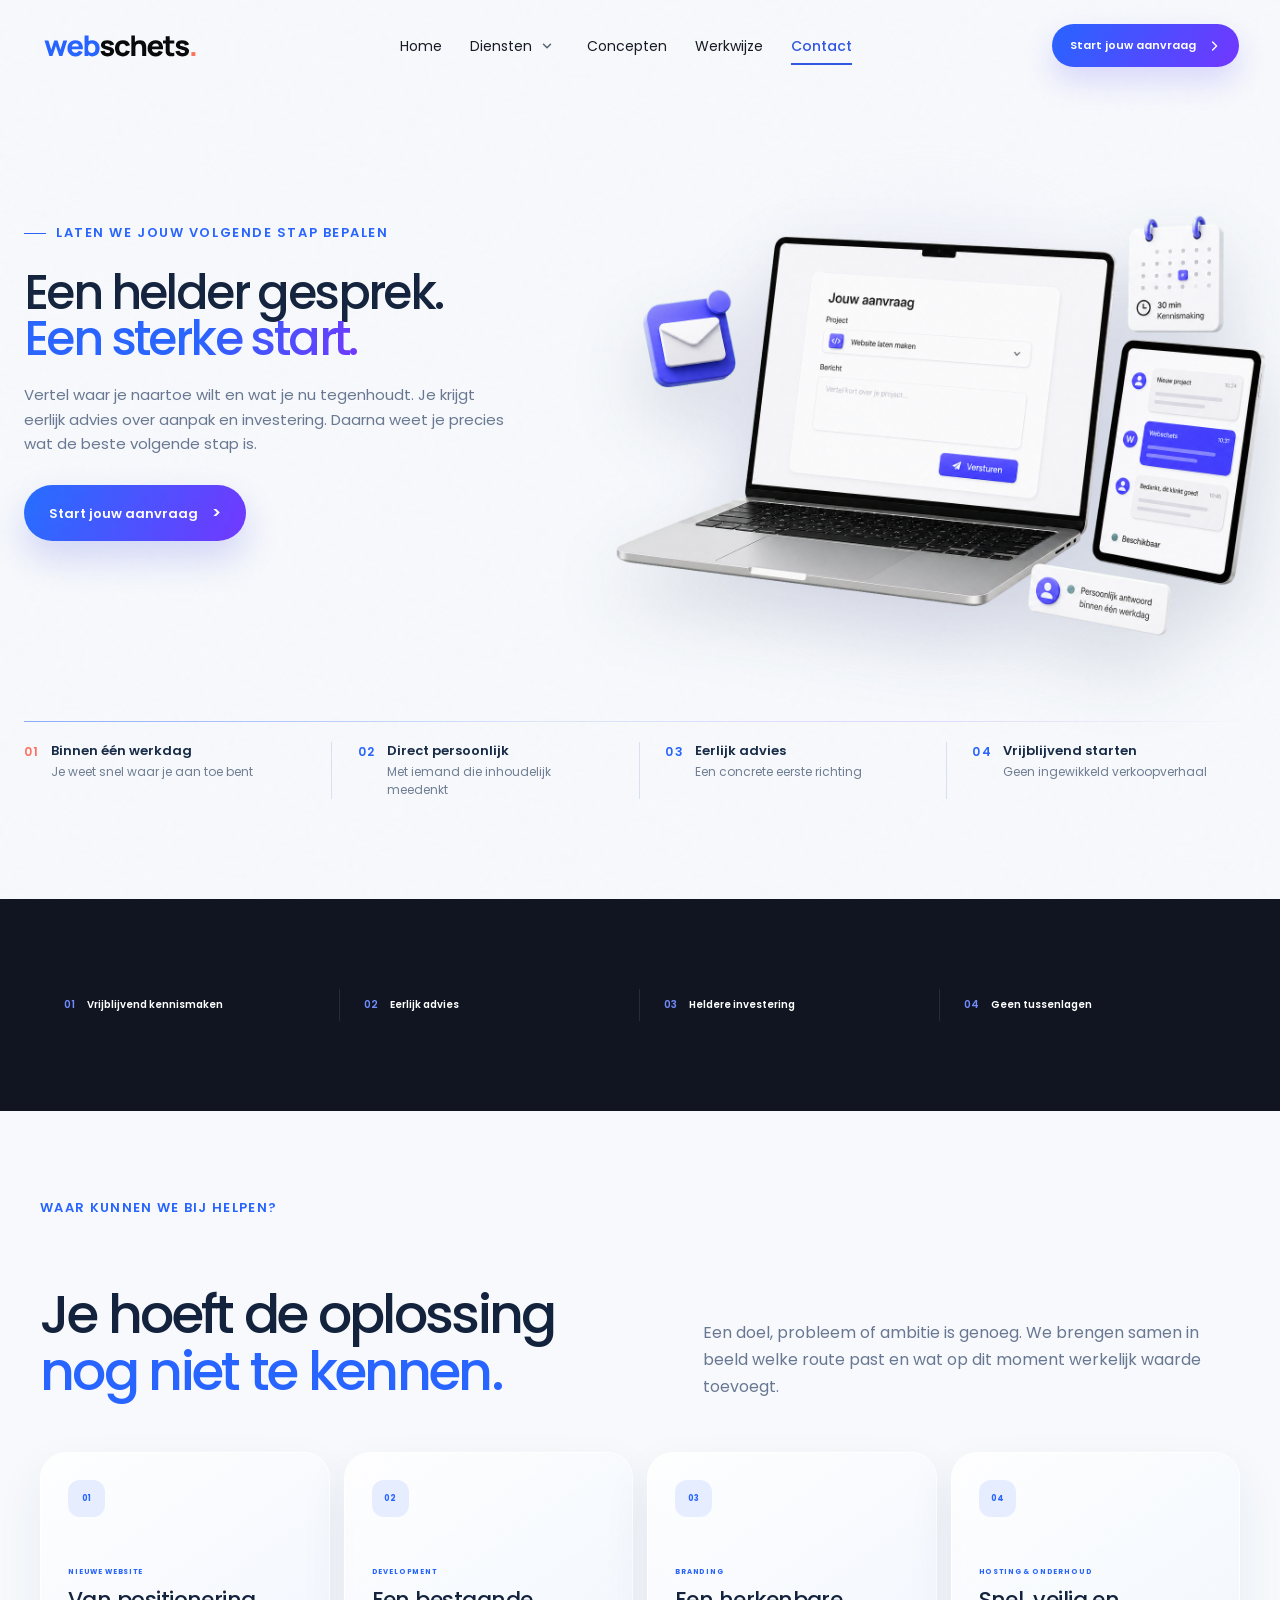
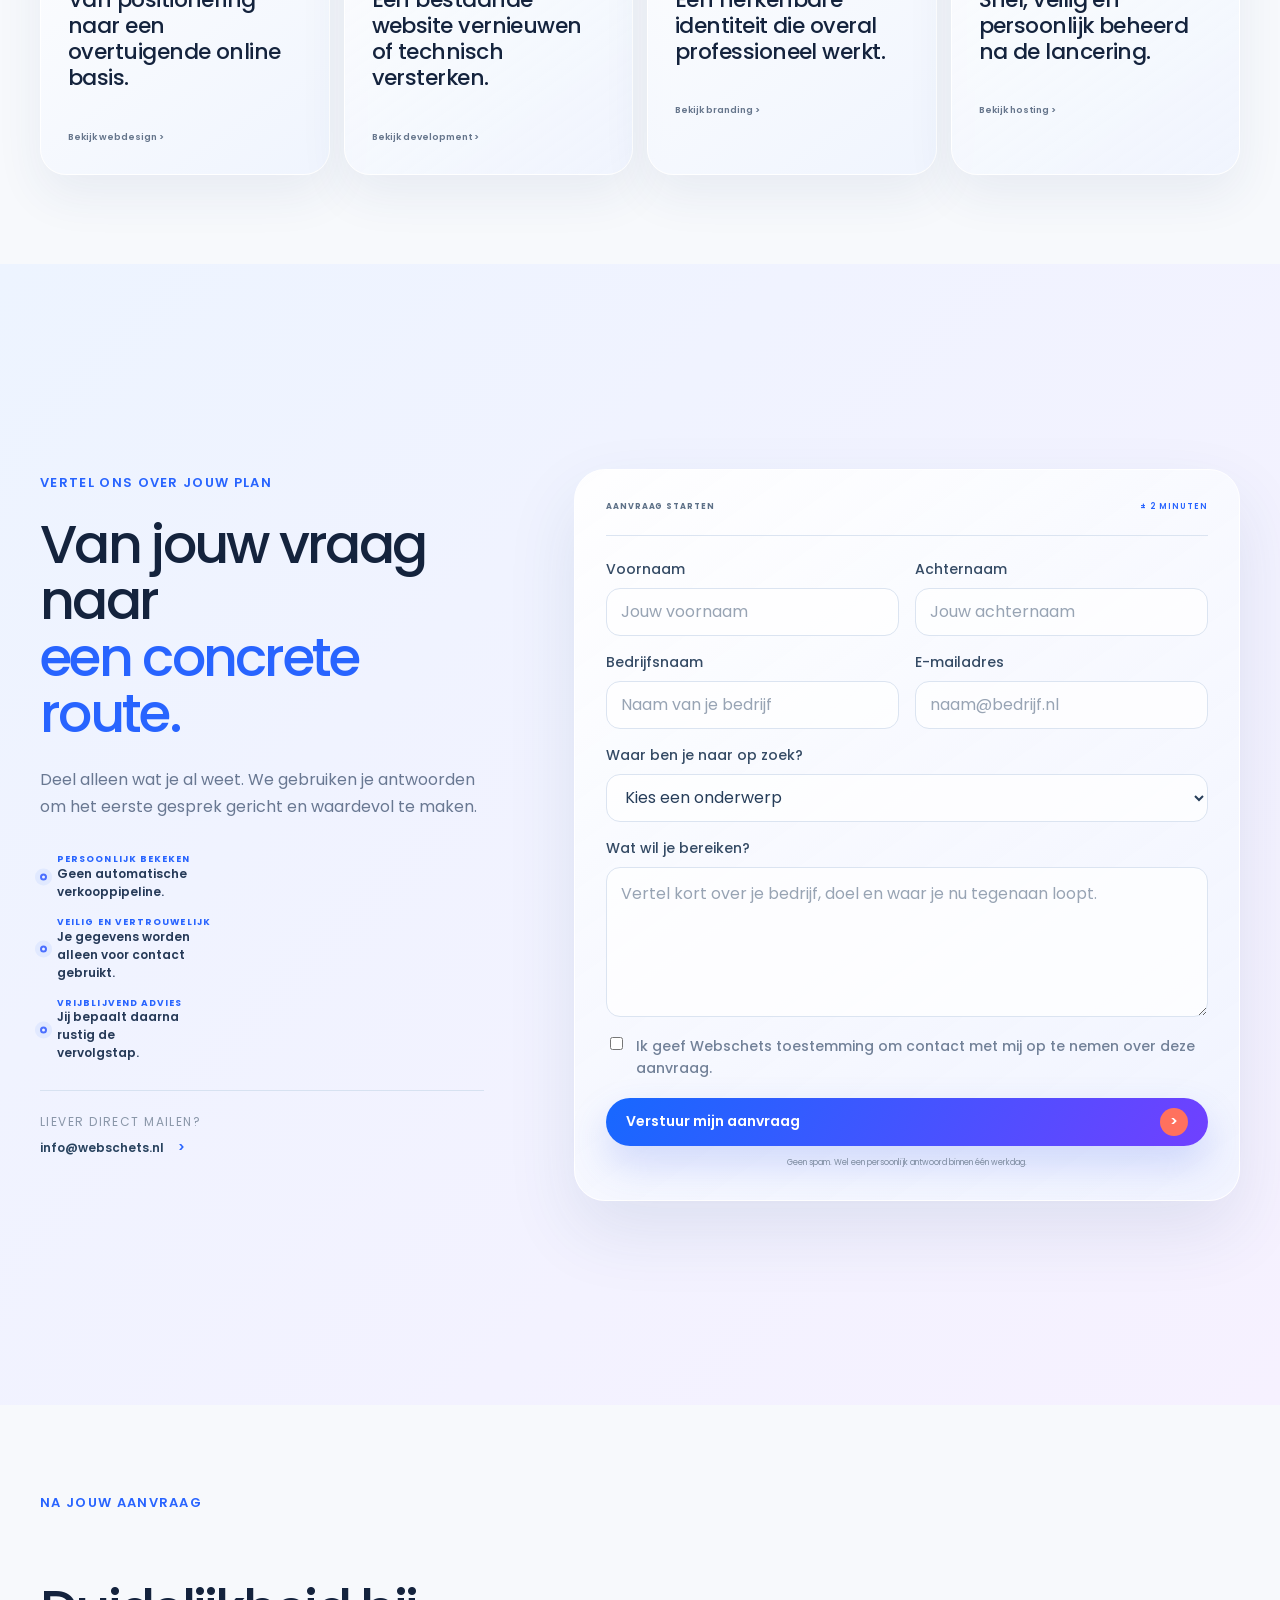
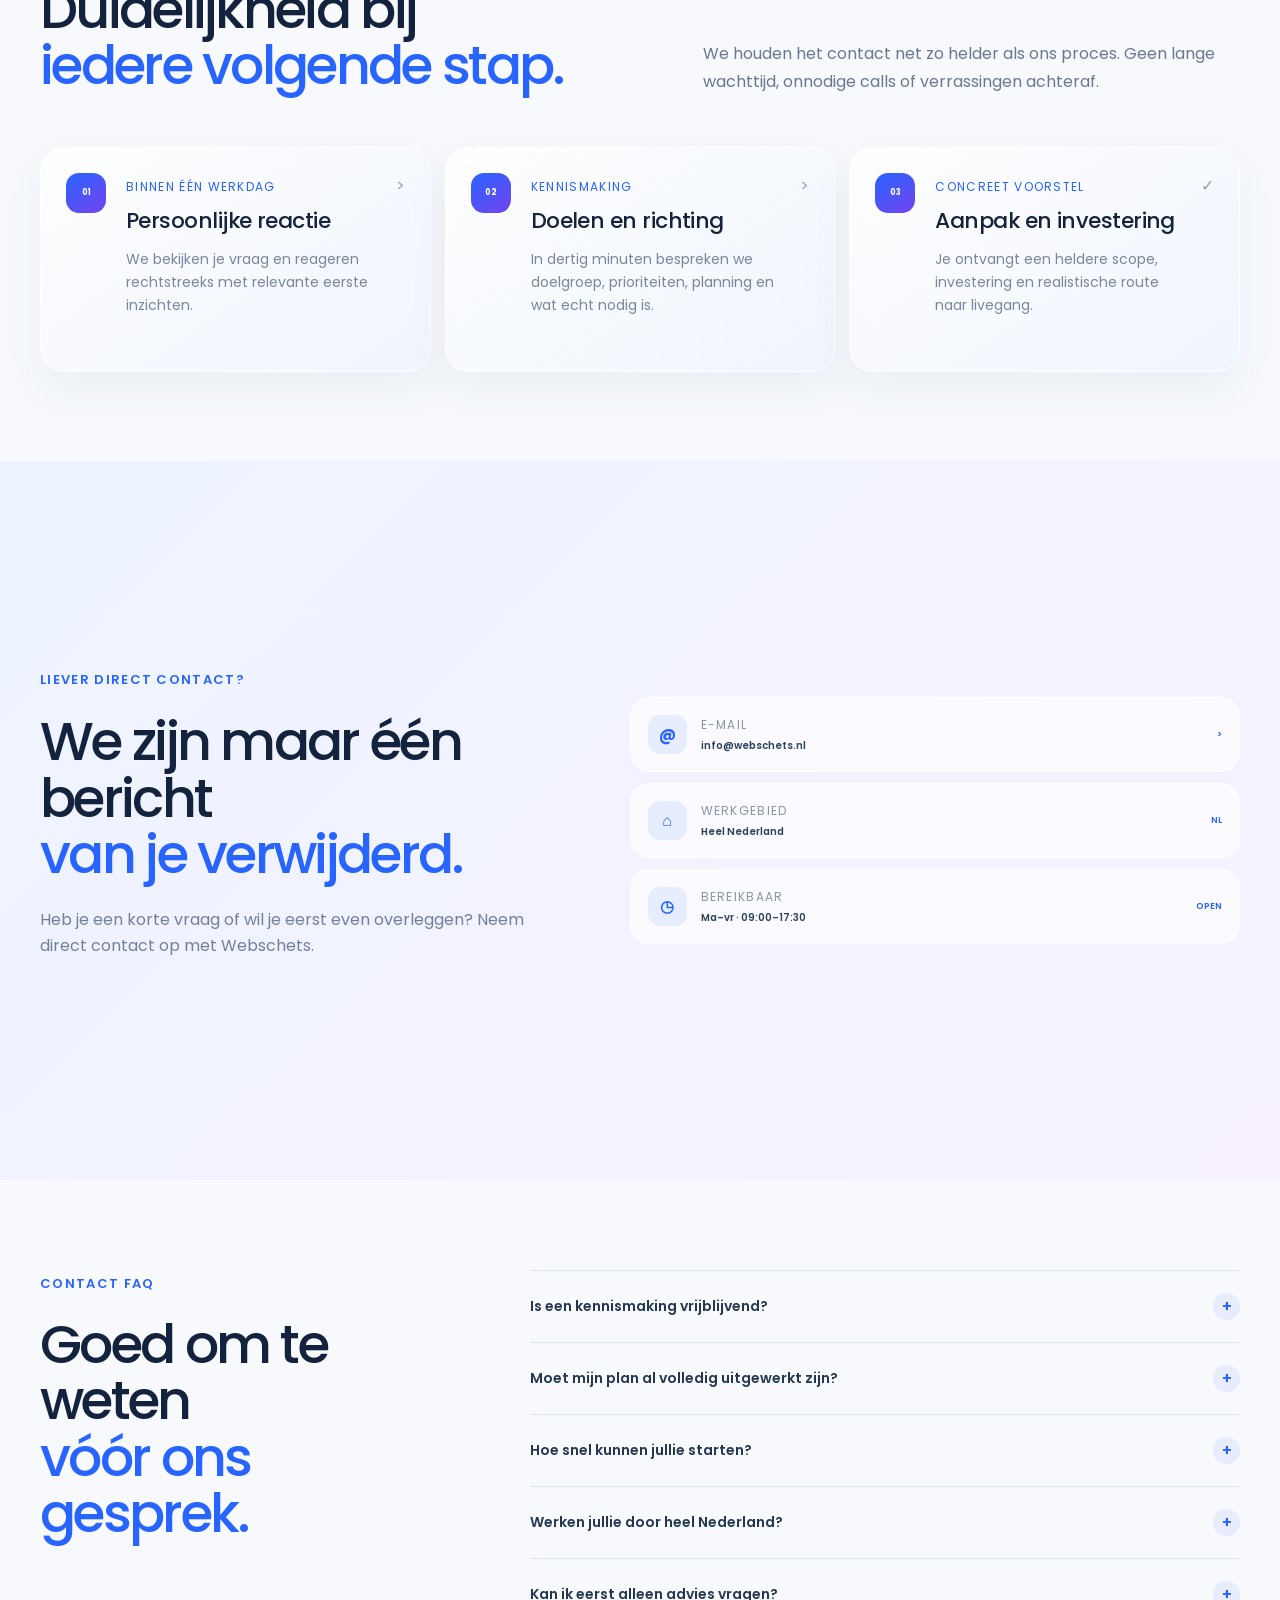
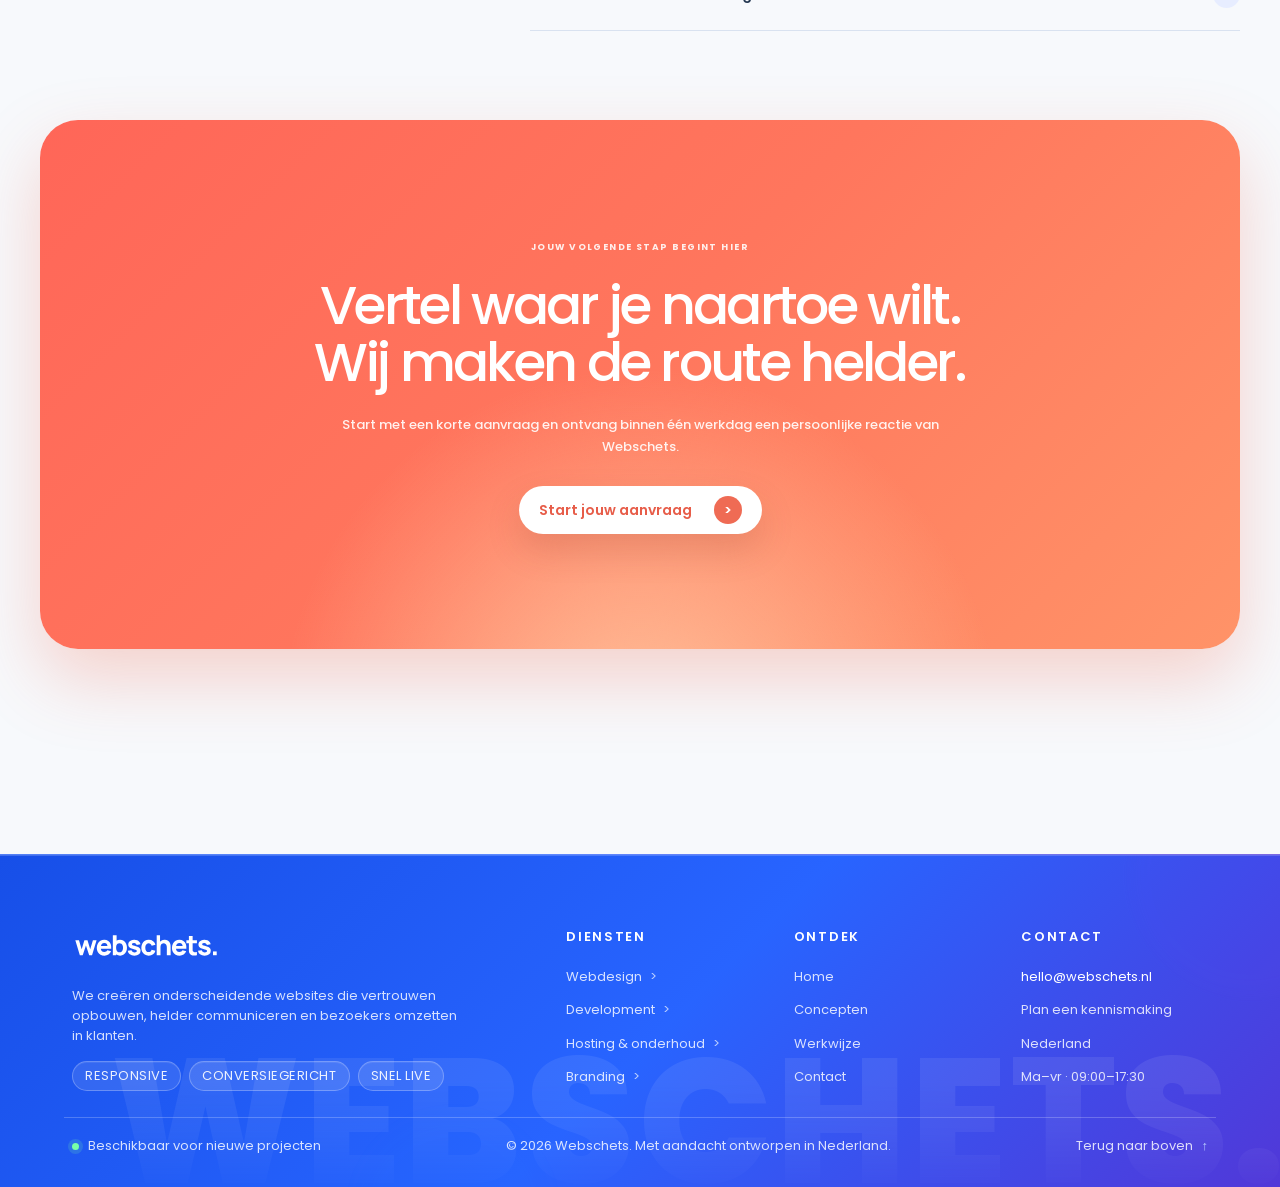
<file: contact.html>
<!doctype html>
<html lang="nl">
<head>
  <meta charset="UTF-8">
  <meta name="viewport" content="width=device-width,initial-scale=1">
  <meta name="description" content="Bespreek jouw website, branding of hosting met Webschets. Persoonlijk advies, een helder proces en reactie binnen één werkdag.">
  <title>Contact — Webschets</title>
  <link rel="icon" href="assets/webschets-favicon.png" type="image/png">
  <link rel="stylesheet" href="styles.css?v=35">
  <link rel="stylesheet" href="shared-header.css?v=30">
  <link rel="stylesheet" href="typography.css?v=6">
  <link rel="stylesheet" href="logo-assets.css?v=2">
  <link rel="stylesheet" href="shared-footer.css?v=10">
  <link rel="stylesheet" href="webdesign.css?v=47">
  <link rel="stylesheet" href="contact.css?v=3">
  <link rel="stylesheet" href="card-title-weight.css?v=1">
  <link rel="stylesheet" href="shared-design-system.css?v=5">
  <link rel="stylesheet" href="shared-page-hero.css?v=17">
  <link rel="stylesheet" href="shared-proof-list.css?v=4">
</head>
<body class="webdesign-page contact-page" id="top">
  <div class="noise"></div>
  <header class="nav shell shared-site-header" id="site-header">
    <a class="logo" href="index.html" aria-label="Webschets home"><img class="site-logo-image" src="assets/webschets-logo.svg" alt="Webschets"></a>
    <nav aria-label="Hoofdnavigatie"><a href="index.html">Home</a><a href="diensten.html">Diensten</a><a href="werk.html">Concepten</a><a href="werkwijze.html">Werkwijze</a><a class="active" href="contact.html">Contact</a></nav>
    <a class="nav-cta" href="#aanvraag">Start jouw aanvraag <span class="nav-cta-icon" aria-hidden="true"><svg viewBox="0 0 20 20"><path d="m7 5 5 5-5 5"/></svg></span></a>
    <button class="menu" type="button" aria-label="Menu openen" aria-expanded="false">☰</button>
  </header>

  <main>
    <section class="contact-hero shell unified-page-hero" aria-labelledby="contact-title">
      <div class="contact-hero-copy unified-hero-copy">
        <span class="wd-eyebrow unified-hero-label">Laten we jouw volgende stap bepalen</span>
        <h1 id="contact-title" class="unified-hero-title">Een helder gesprek.<br><em>Een sterke start.</em></h1>
        <p class="unified-hero-text">Vertel waar je naartoe wilt en wat je nu tegenhoudt. Je krijgt eerlijk advies over aanpak en investering. Daarna weet je precies wat de beste volgende stap is.</p>
        <div class="unified-hero-actions"><a class="unified-hero-button" href="#aanvraag">Start jouw aanvraag <span aria-hidden="true">→</span></a></div>
        <div class="contact-promises"><span><i>01</i><b>Reactie binnen één werkdag</b><small>Je weet snel waar je aan toe bent.</small></span><span><i>02</i><b>Direct persoonlijk contact</b><small>Met iemand die inhoudelijk meedenkt.</small></span><span><i>03</i><b>Concrete eerste richting</b><small>Advies waar je direct mee verder kunt.</small></span></div>
      </div>

      <figure class="contact-hero-visual unified-hero-visual">
        <img src="assets/contact-hero.png?v=1" alt="Een Webschets-projectaanvraag, persoonlijk gesprek en kennismakingsmoment weergegeven op laptop en tablet" width="1536" height="1024">
      </figure>
    
      <div class="hero-trust-bar unified-trust-bar" aria-label="Wat je van het eerste contact mag verwachten">
        <div><span class="hero-trust-mark" aria-hidden="true">01</span><p><strong>Binnen één werkdag</strong><small>Je weet snel waar je aan toe bent</small></p></div>
        <div><span class="hero-trust-mark" aria-hidden="true">02</span><p><strong>Direct persoonlijk</strong><small>Met iemand die inhoudelijk meedenkt</small></p></div>
        <div><span class="hero-trust-mark" aria-hidden="true">03</span><p><strong>Eerlijk advies</strong><small>Een concrete eerste richting</small></p></div>
        <div><span class="hero-trust-mark" aria-hidden="true">04</span><p><strong>Vrijblijvend starten</strong><small>Geen ingewikkeld verkoopverhaal</small></p></div>
      </div>
    </section>

    <section class="contact-strip" aria-label="Contactbeloftes"><div class="shell"><span><b>01</b> Vrijblijvend kennismaken</span><span><b>02</b> Eerlijk advies</span><span><b>03</b> Heldere investering</span><span><b>04</b> Geen tussenlagen</span></div></section>

    <section class="contact-intro shell" aria-labelledby="contact-help-title"><div class="contact-heading"><span class="wd-eyebrow">Waar kunnen we bij helpen?</span><h2 id="contact-help-title">Je hoeft de oplossing<br><em>nog niet te kennen.</em></h2><p>Een doel, probleem of ambitie is genoeg. We brengen samen in beeld welke route past en wat op dit moment werkelijk waarde toevoegt.</p></div><div class="contact-services"><a href="webdesign.html"><span>01</span><i>Nieuwe website</i><h3>Van positionering naar een overtuigende online basis.</h3><b>Bekijk webdesign →</b></a><a href="development.html"><span>02</span><i>Development</i><h3>Een bestaande website vernieuwen of technisch versterken.</h3><b>Bekijk development →</b></a><a href="branding.html"><span>03</span><i>Branding</i><h3>Een herkenbare identiteit die overal professioneel werkt.</h3><b>Bekijk branding →</b></a><a href="hosting.html"><span>04</span><i>Hosting &amp; onderhoud</i><h3>Snel, veilig en persoonlijk beheerd na de lancering.</h3><b>Bekijk hosting →</b></a></div></section>

    <section class="contact-form-section" id="aanvraag" aria-labelledby="form-title"><div class="shell form-layout">
      <div class="form-copy"><span class="wd-eyebrow">Vertel ons over jouw plan</span><h2 id="form-title">Van jouw vraag naar<br><em>een concrete route.</em></h2><p>Deel alleen wat je al weet. We gebruiken je antwoorden om het eerste gesprek gericht en waardevol te maken.</p><div class="form-proof"><article><i>✓</i><div><b>Persoonlijk bekeken</b><small>Geen automatische verkooppipeline.</small></div></article><article><i>✓</i><div><b>Veilig en vertrouwelijk</b><small>Je gegevens worden alleen voor contact gebruikt.</small></div></article><article><i>✓</i><div><b>Vrijblijvend advies</b><small>Jij bepaalt daarna rustig de vervolgstap.</small></div></article></div><div class="form-direct"><small>LIEVER DIRECT MAILEN?</small><a href="mailto:info@webschets.nl">info@webschets.nl <span>↗</span></a></div></div>
      <form class="contact-form" id="briefForm">
        <div class="form-top"><span>AANVRAAG STARTEN</span><b>± 2 MINUTEN</b></div>
        <div class="form-fields"><label>Voornaam<input name="voornaam" type="text" autocomplete="given-name" placeholder="Jouw voornaam" required></label><label>Achternaam<input name="achternaam" type="text" autocomplete="family-name" placeholder="Jouw achternaam" required></label><label>Bedrijfsnaam<input name="bedrijf" type="text" autocomplete="organization" placeholder="Naam van je bedrijf" required></label><label>E-mailadres<input name="email" type="email" autocomplete="email" placeholder="naam@bedrijf.nl" required></label><label class="form-full">Waar ben je naar op zoek?<select name="pakket" required><option value="">Kies een onderwerp</option><option value="basic">Basic website</option><option value="launch">Launch website</option><option value="scale">Scale website</option><option value="signature">Signature maatwerk</option><option value="branding">Branding en identiteit</option><option value="hosting">Hosting en onderhoud</option><option value="advies">Ik wil eerst advies</option></select></label><label class="form-full">Wat wil je bereiken?<textarea name="bericht" rows="5" placeholder="Vertel kort over je bedrijf, doel en waar je nu tegenaan loopt." required></textarea></label></div>
        <label class="form-consent"><input type="checkbox" required><span>Ik geef Webschets toestemming om contact met mij op te nemen over deze aanvraag.</span></label>
        <button class="wd-button form-submit" type="submit">Verstuur mijn aanvraag <span>↗</span></button>
        <p class="form-status" role="status" aria-live="polite">Geen spam. Wel een persoonlijk antwoord binnen één werkdag.</p>
      </form>
    </div></section>

    <section class="contact-next shell" aria-labelledby="next-title"><div class="contact-heading"><span class="wd-eyebrow">Na jouw aanvraag</span><h2 id="next-title">Duidelijkheid bij<br><em>iedere volgende stap.</em></h2><p>We houden het contact net zo helder als ons proces. Geen lange wachttijd, onnodige calls of verrassingen achteraf.</p></div><div class="next-flow"><article><span>01</span><div><small>BINNEN ÉÉN WERKDAG</small><h3>Persoonlijke reactie</h3><p>We bekijken je vraag en reageren rechtstreeks met relevante eerste inzichten.</p></div><i>→</i></article><article><span>02</span><div><small>KENNISMAKING</small><h3>Doelen en richting</h3><p>In dertig minuten bespreken we doelgroep, prioriteiten, planning en wat echt nodig is.</p></div><i>→</i></article><article><span>03</span><div><small>CONCREET VOORSTEL</small><h3>Aanpak en investering</h3><p>Je ontvangt een heldere scope, investering en realistische route naar livegang.</p></div><i>✓</i></article></div></section>

    <section class="contact-direct" aria-labelledby="direct-title"><div class="shell direct-grid"><div><span class="wd-eyebrow">Liever direct contact?</span><h2 id="direct-title">We zijn maar één bericht<br><em>van je verwijderd.</em></h2><p>Heb je een korte vraag of wil je eerst even overleggen? Neem direct contact op met Webschets.</p></div><div class="direct-options"><a href="mailto:info@webschets.nl"><i>@</i><span><small>E-MAIL</small><b>info@webschets.nl</b></span><strong>↗</strong></a><div><i>⌂</i><span><small>WERKGEBIED</small><b>Heel Nederland</b></span><strong>NL</strong></div><div><i>◷</i><span><small>BEREIKBAAR</small><b>Ma–vr · 09:00–17:30</b></span><strong>OPEN</strong></div></div></div></section>

    <section class="wd-faq shell" aria-labelledby="faq-title"><div class="wd-faq-heading"><span class="wd-eyebrow">Contact FAQ</span><h2 id="faq-title">Goed om te weten<br><em>vóór ons gesprek.</em></h2></div><div class="wd-faq-list"><details><summary>Is een kennismaking vrijblijvend?<span>+</span></summary><p>Ja. We gebruiken het gesprek om je doelen en situatie te begrijpen. Daarna bepaal jij rustig of onze aanpak bij je past.</p></details><details><summary>Moet mijn plan al volledig uitgewerkt zijn?<span>+</span></summary><p>Nee. Een doel, probleem of eerste idee is voldoende. Wij helpen daar structuur, prioriteiten en een concrete route van te maken.</p></details><details><summary>Hoe snel kunnen jullie starten?<span>+</span></summary><p>Dat hangt af van de omvang en onze actuele planning. Na de kennismaking geven we direct een realistische startdatum en doorlooptijd.</p></details><details><summary>Werken jullie door heel Nederland?<span>+</span></summary><p>Ja. Kennismakingen, werksessies en feedbackmomenten kunnen efficiënt online plaatsvinden.</p></details><details><summary>Kan ik eerst alleen advies vragen?<span>+</span></summary><p>Zeker. Kies in het formulier voor advies en beschrijf kort je situatie. We denken eerlijk mee over de meest logische vervolgstap.</p></details></div></section>

    <section class="wd-final-cta shell contact-final-cta"><span>Jouw volgende stap begint hier</span><h2>Vertel waar je naartoe wilt.<br><em>Wij maken de route helder.</em></h2><p>Start met een korte aanvraag en ontvang binnen één werkdag een persoonlijke reactie van Webschets.</p><a class="wd-button" href="#aanvraag">Start jouw aanvraag <span>↗</span></a></section>
  </main>

  <footer class="shell"><p>Webschets</p></footer>
  <script src="app.js?v=9"></script>
  <script src="shared-header.js?v=10"></script>
  <script src="shared-footer.js?v=6"></script>
</body>
</html>
</file>
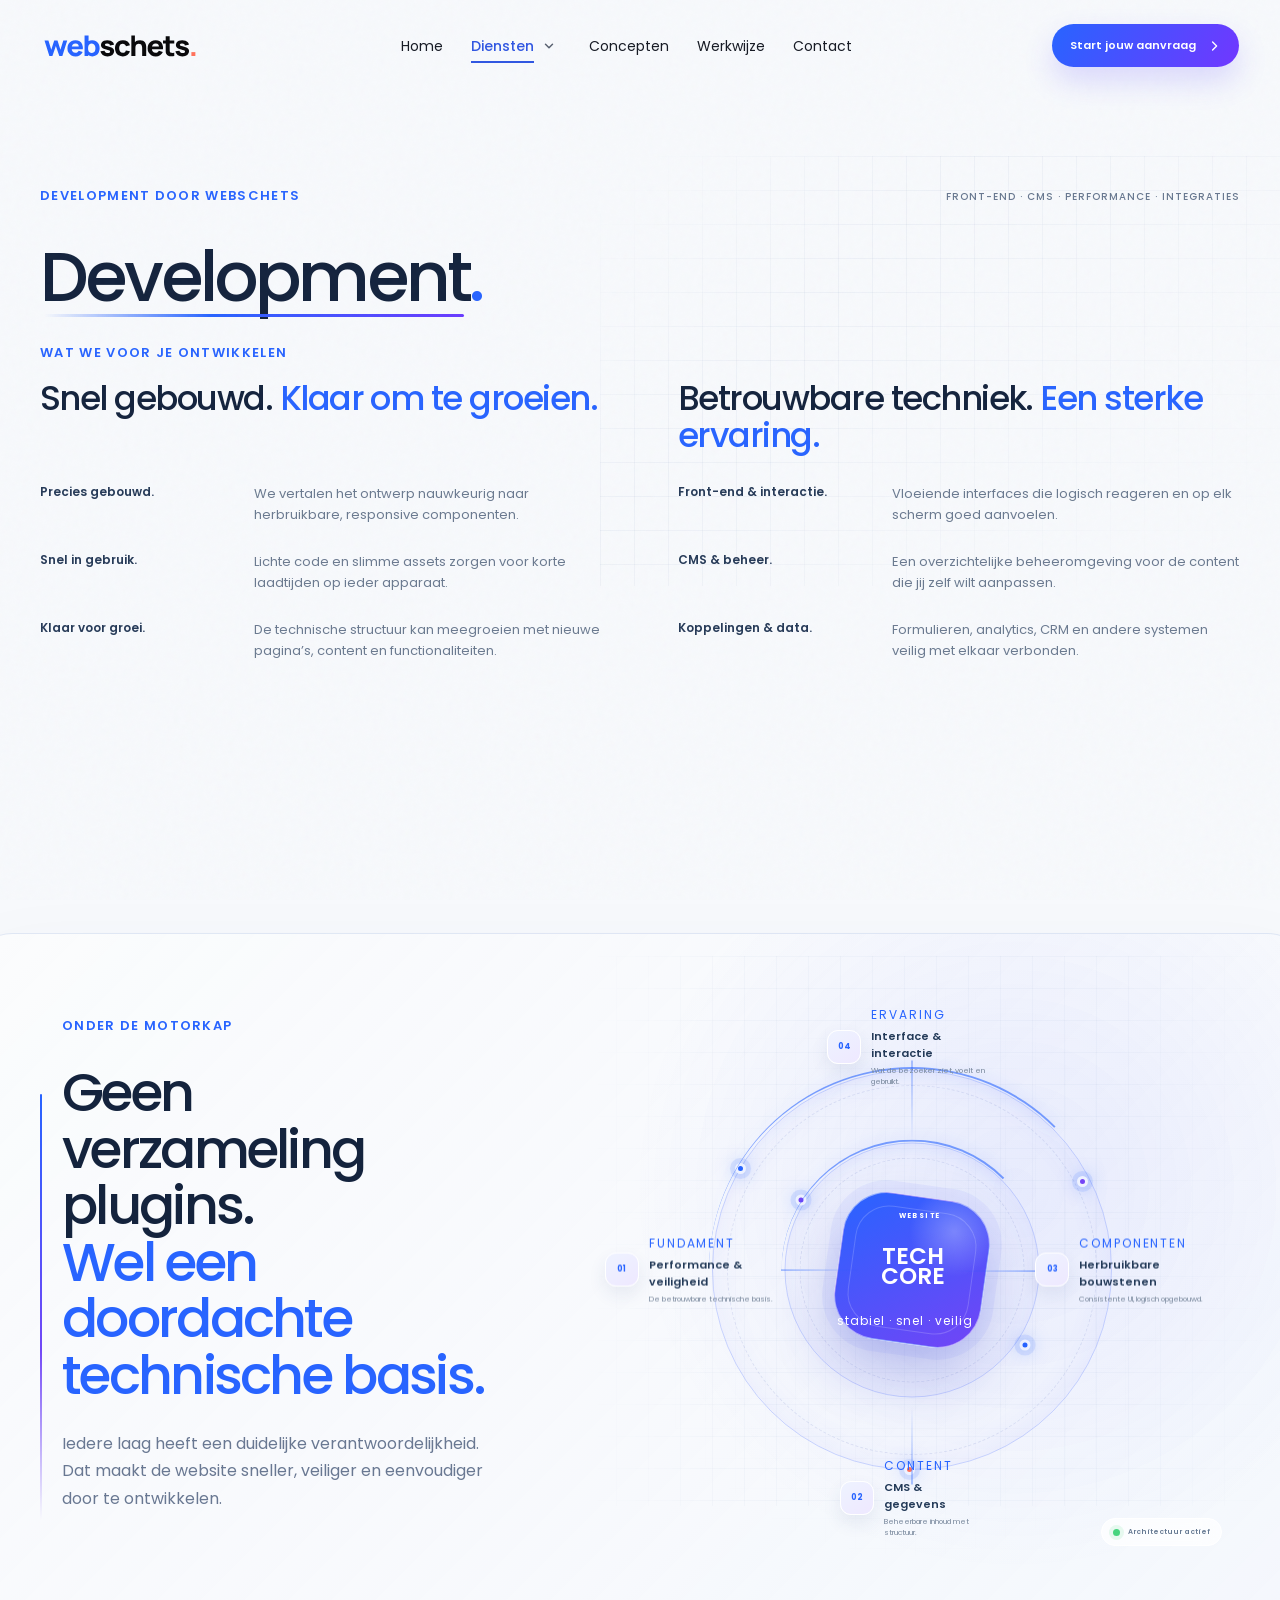
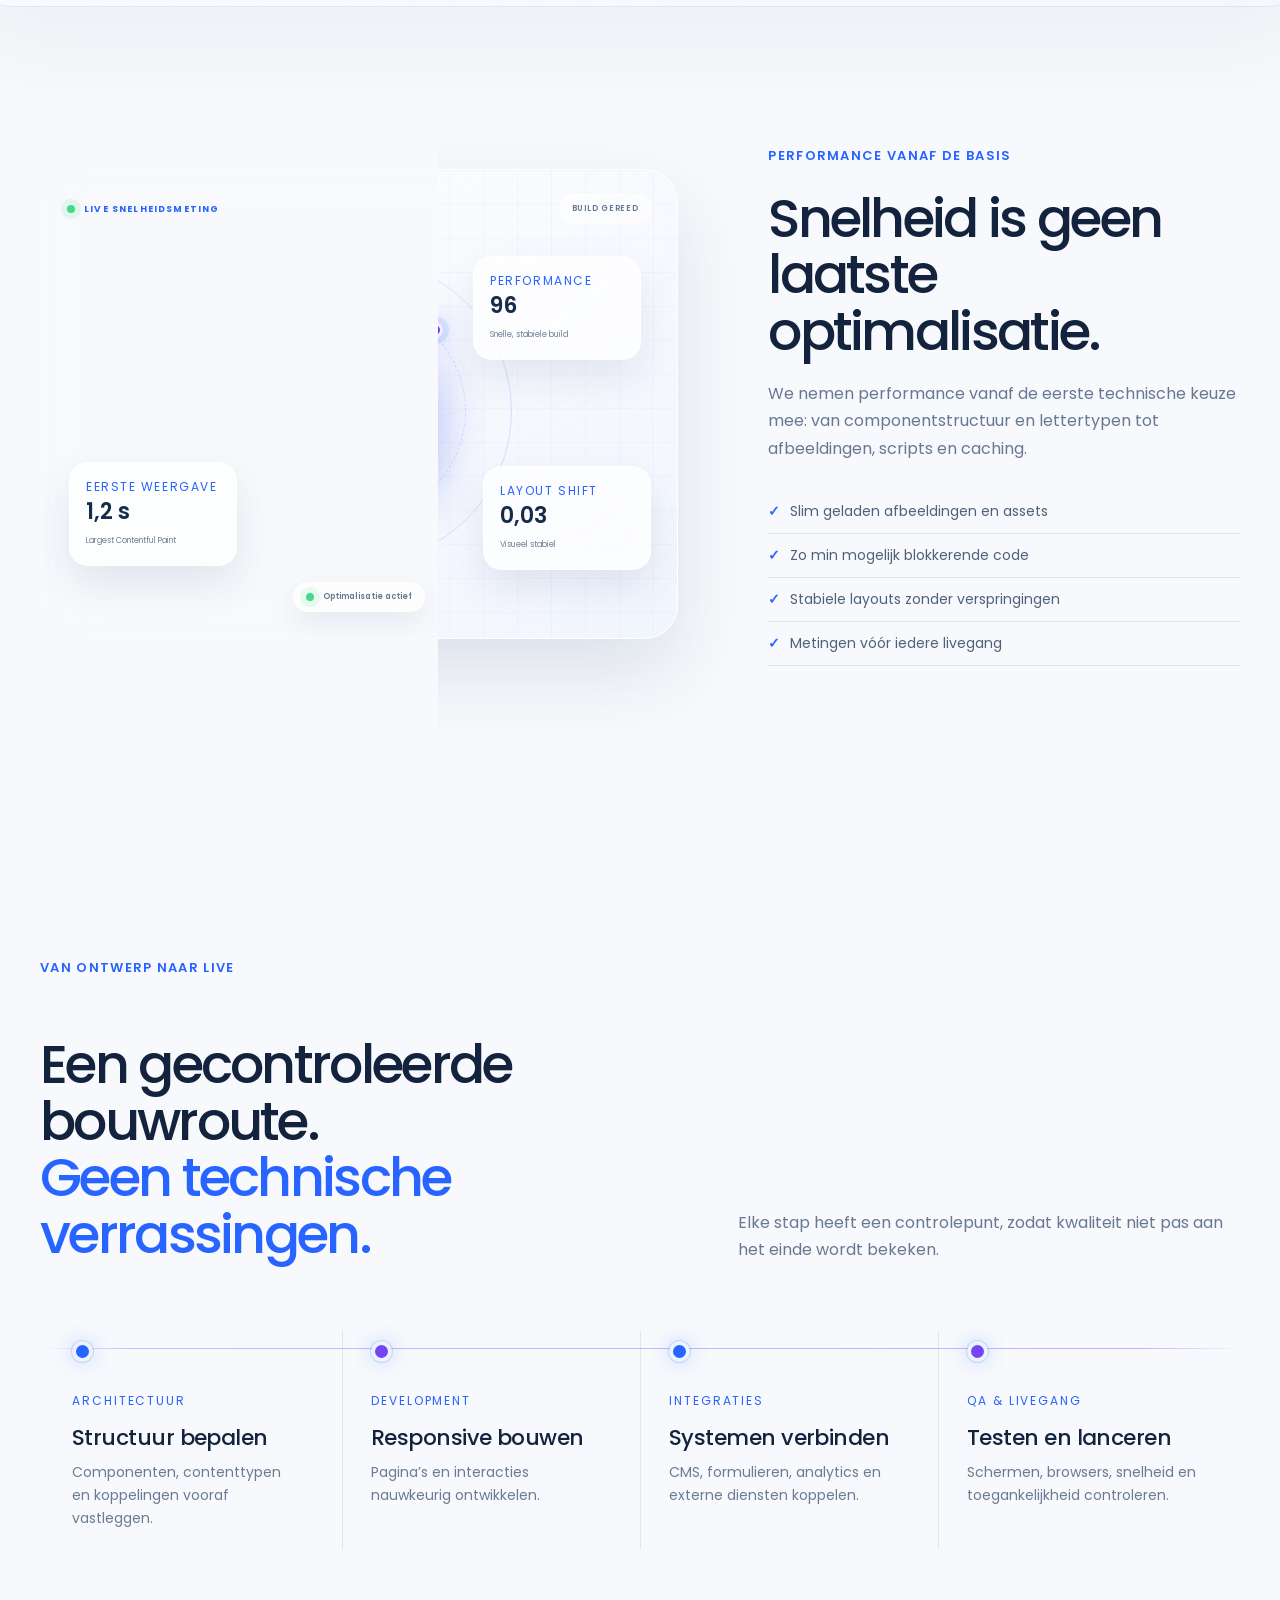
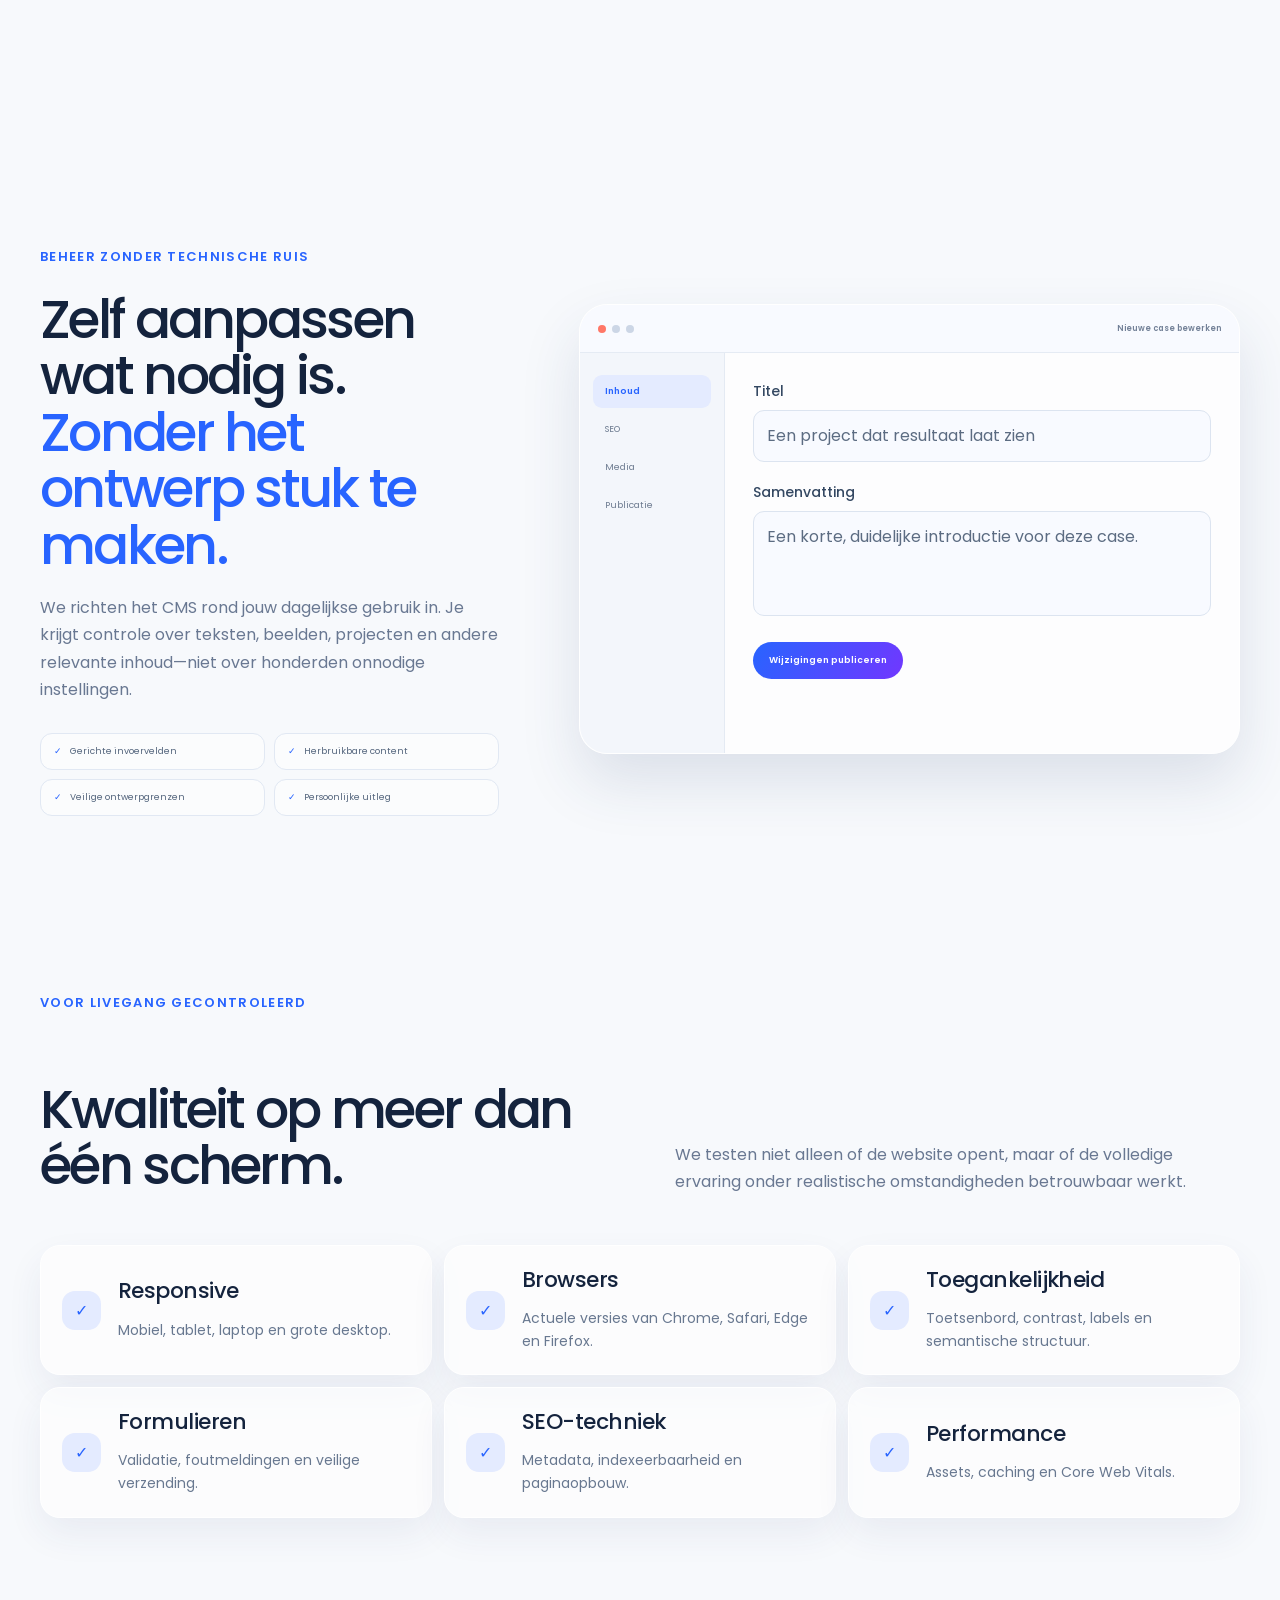
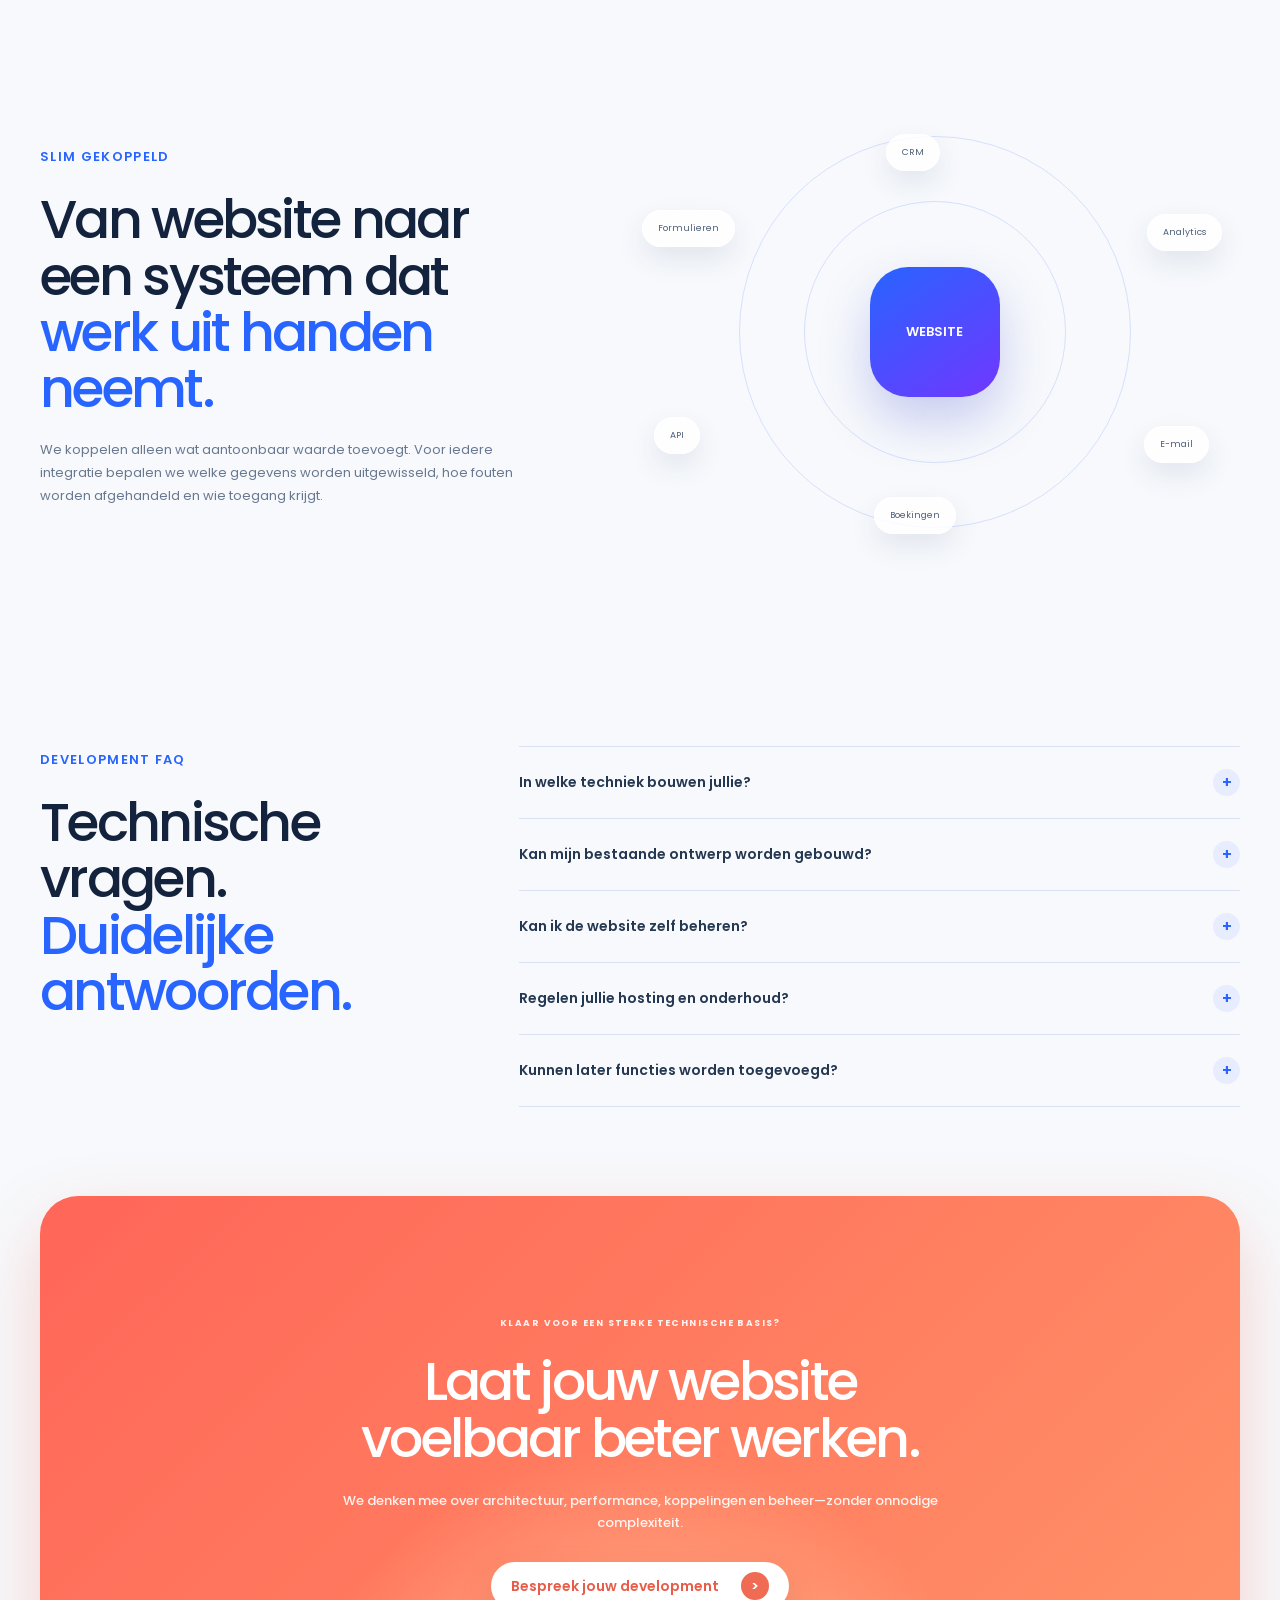
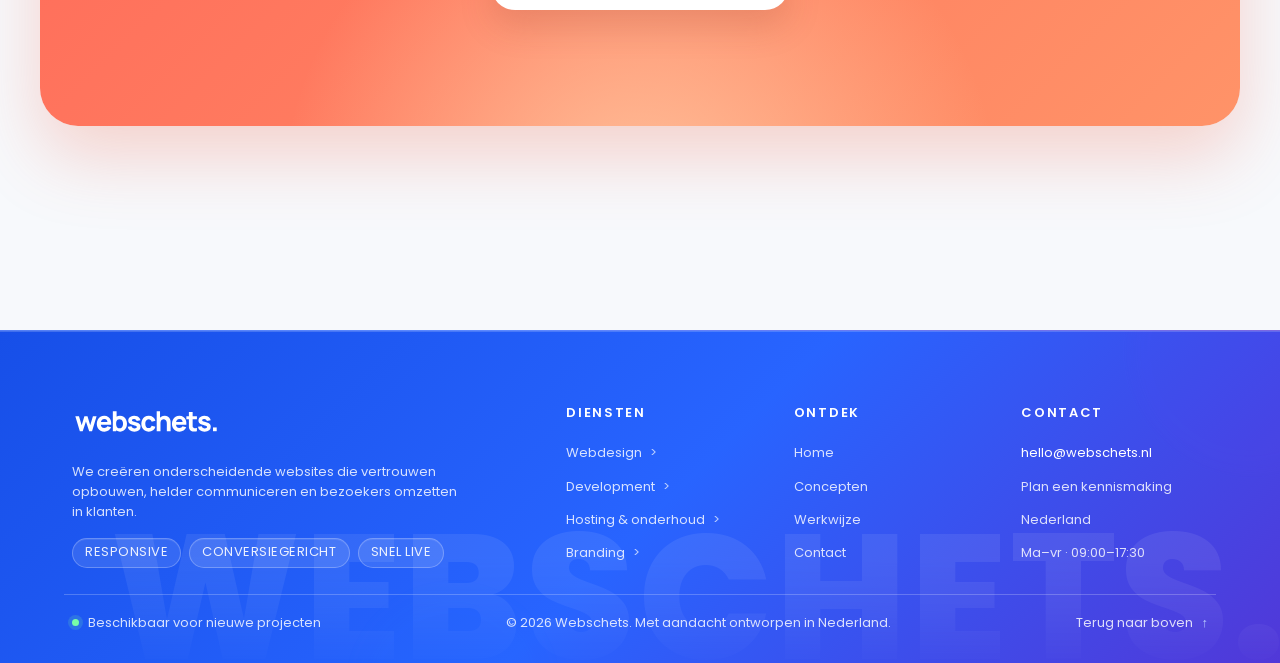
<file: development.html>
<!doctype html>
<html lang="nl">
<head>
  <meta charset="UTF-8">
  <meta name="viewport" content="width=device-width,initial-scale=1">
  <meta name="description" content="Development door Webschets: snelle, veilige en schaalbare websites met schone techniek, slim beheer en betrouwbare integraties.">
  <title>Development — Webschets</title>
  <link rel="icon" href="assets/webschets-favicon.png" type="image/png">
  <link rel="stylesheet" href="styles.css?v=35">
  <link rel="stylesheet" href="shared-header.css?v=30">
  <link rel="stylesheet" href="typography.css?v=6">
  <link rel="stylesheet" href="logo-assets.css?v=2">
  <link rel="stylesheet" href="shared-footer.css?v=10">
  <link rel="stylesheet" href="webdesign.css?v=60">
  <link rel="stylesheet" href="development.css?v=10">
  <link rel="stylesheet" href="card-title-weight.css?v=1">
  <link rel="stylesheet" href="shared-design-system.css?v=10">
  <link rel="stylesheet" href="shared-proof-list.css?v=6">
</head>
<body class="webdesign-page development-page" id="top">
  <div class="noise"></div>
  <header class="nav shell shared-site-header" id="site-header">
    <a class="logo" href="index.html" aria-label="Webschets home"><img class="site-logo-image" src="assets/webschets-logo.svg" alt="Webschets"></a>
    <nav aria-label="Hoofdnavigatie"><a href="index.html">Home</a><a class="active" href="diensten.html">Diensten</a><a href="werk.html">Concepten</a><a href="werkwijze.html">Werkwijze</a><a href="contact.html">Contact</a></nav>
      <a class="nav-cta" href="contact.html">Start jouw aanvraag <span class="nav-cta-icon" aria-hidden="true"><svg viewBox="0 0 20 20"><path d="m7 5 5 5-5 5"/></svg></span></a>
    <button class="menu" type="button" aria-label="Menu openen" aria-expanded="false">☰</button>
  </header>

  <main>
    <section class="wd-service-intro shell" aria-labelledby="development-title">
      <div class="wd-service-intro-top">
        <span class="wd-eyebrow">Development door Webschets</span>
        <p>Front-end · CMS · Performance · Integraties</p>
      </div>
      <h1 id="development-title">Development<span>.</span></h1>
      <span class="wd-column-label service-intro-shared-label">Wat we voor je ontwikkelen</span>
      <div class="wd-service-intro-grid">
        <div class="wd-service-intro-copy">
          <h2>Snel gebouwd. <span>Klaar om te groeien.</span></h2>
          <div class="wd-service-explanation">
            <p><strong>Precies gebouwd.</strong><span>We vertalen het ontwerp nauwkeurig naar herbruikbare, responsive componenten.</span></p>
            <p><strong>Snel in gebruik.</strong><span>Lichte code en slimme assets zorgen voor korte laadtijden op ieder apparaat.</span></p>
            <p><strong>Klaar voor groei.</strong><span>De technische structuur kan meegroeien met nieuwe pagina’s, content en functionaliteiten.</span></p>
          </div>
        </div>
        <div class="wd-service-intro-copy wd-service-intro-copy--second">
          <h2>Betrouwbare techniek. <span>Een sterke ervaring.</span></h2>
          <div class="wd-service-explanation">
            <p><strong>Front-end & interactie.</strong><span>Vloeiende interfaces die logisch reageren en op elk scherm goed aanvoelen.</span></p>
            <p><strong>CMS & beheer.</strong><span>Een overzichtelijke beheeromgeving voor de content die jij zelf wilt aanpassen.</span></p>
            <p><strong>Koppelingen & data.</strong><span>Formulieren, analytics, CRM en andere systemen veilig met elkaar verbonden.</span></p>
          </div>
        </div>
      </div>
    </section>

    <section class="dev-principles shell" aria-labelledby="dev-principles-title">
      <div class="dev-principles-copy">
        <span class="wd-eyebrow">Onder de motorkap</span>
        <h2 id="dev-principles-title">Geen verzameling plugins.<br><em>Wel een doordachte technische basis.</em></h2>
        <p>Iedere laag heeft een duidelijke verantwoordelijkheid. Dat maakt de website sneller, veiliger en eenvoudiger door te ontwikkelen.</p>
      </div>
      <div class="dev-architecture-orbit" aria-label="Interactieve visualisatie van de technische architectuur">
        <div class="dev-orbit-grid" aria-hidden="true"></div>
        <div class="dev-orbit-ring dev-orbit-ring--outer"><i></i><i></i><i></i></div>
        <div class="dev-orbit-ring dev-orbit-ring--inner"><i></i><i></i></div>
        <div class="dev-architecture-core"><span>WEBSITE</span><strong>TECH<br>CORE</strong><small>stabiel · snel · veilig</small></div>
        <div class="dev-architecture-label dev-architecture-label--top"><span>04</span><div><small>ERVARING</small><strong>Interface &amp; interactie</strong><p>Wat de bezoeker ziet, voelt en gebruikt.</p></div></div>
        <div class="dev-architecture-label dev-architecture-label--right"><span>03</span><div><small>COMPONENTEN</small><strong>Herbruikbare bouwstenen</strong><p>Consistente UI, logisch opgebouwd.</p></div></div>
        <div class="dev-architecture-label dev-architecture-label--bottom"><span>02</span><div><small>CONTENT</small><strong>CMS &amp; gegevens</strong><p>Beheerbare inhoud met structuur.</p></div></div>
        <div class="dev-architecture-label dev-architecture-label--left"><span>01</span><div><small>FUNDAMENT</small><strong>Performance &amp; veiligheid</strong><p>De betrouwbare technische basis.</p></div></div>
        <span class="dev-orbit-status"><i></i> Architectuur actief</span>
      </div>
    </section>

    <section class="dev-performance shell" aria-labelledby="dev-performance-title">
      <div class="dev-performance-panel dev-speed-visual" aria-label="Live snelheidsmeting van de website">
        <div class="dev-speed-top"><span><i></i> Live snelheidsmeting</span><b>Build gereed</b></div>
        <div class="dev-speed-stage">
          <span class="dev-speed-orbit dev-speed-orbit-one"></span>
          <span class="dev-speed-orbit dev-speed-orbit-two"></span>
          <div class="dev-speed-core"><small>LAADTIJD</small><strong>0,9<em>s</em></strong><span>SNEL ONLINE</span></div>
          <article class="dev-speed-node dev-speed-node-score"><small>Performance</small><strong>96</strong><span>Snelle, stabiele build</span></article>
          <article class="dev-speed-node dev-speed-node-lcp"><small>Eerste weergave</small><strong>1,2 s</strong><span>Largest Contentful Paint</span></article>
          <article class="dev-speed-node dev-speed-node-shift"><small>Layout shift</small><strong>0,03</strong><span>Visueel stabiel</span></article>
        </div>
        <span class="dev-speed-status"><i></i> Optimalisatie actief</span>
      </div>
      <div class="dev-performance-copy">
        <span class="wd-eyebrow">Performance vanaf de basis</span>
        <h2 id="dev-performance-title">Snelheid is geen laatste optimalisatie.</h2>
        <p>We nemen performance vanaf de eerste technische keuze mee: van componentstructuur en lettertypen tot afbeeldingen, scripts en caching.</p>
        <ul><li>Slim geladen afbeeldingen en assets</li><li>Zo min mogelijk blokkerende code</li><li>Stabiele layouts zonder verspringingen</li><li>Metingen vóór iedere livegang</li></ul>
      </div>
    </section>

    <section class="dev-pipeline" aria-labelledby="dev-pipeline-title">
      <div class="shell">
        <div class="dev-pipeline-heading"><span class="wd-eyebrow">Van ontwerp naar live</span><h2 id="dev-pipeline-title">Een gecontroleerde bouwroute.<br><em>Geen technische verrassingen.</em></h2><p>Elke stap heeft een controlepunt, zodat kwaliteit niet pas aan het einde wordt bekeken.</p></div>
        <div class="dev-pipeline-track">
          <article><span>01</span><small>ARCHITECTUUR</small><h3>Structuur bepalen</h3><p>Componenten, contenttypen en koppelingen vooraf vastleggen.</p></article>
          <article><span>02</span><small>DEVELOPMENT</small><h3>Responsive bouwen</h3><p>Pagina’s en interacties nauwkeurig ontwikkelen.</p></article>
          <article><span>03</span><small>INTEGRATIES</small><h3>Systemen verbinden</h3><p>CMS, formulieren, analytics en externe diensten koppelen.</p></article>
          <article><span>04</span><small>QA & LIVEGANG</small><h3>Testen en lanceren</h3><p>Schermen, browsers, snelheid en toegankelijkheid controleren.</p></article>
        </div>
      </div>
    </section>

    <section class="dev-cms shell" aria-labelledby="dev-cms-title">
      <div class="dev-cms-copy"><span class="wd-eyebrow">Beheer zonder technische ruis</span><h2 id="dev-cms-title">Zelf aanpassen wat nodig is.<br><em>Zonder het ontwerp stuk te maken.</em></h2><p>We richten het CMS rond jouw dagelijkse gebruik in. Je krijgt controle over teksten, beelden, projecten en andere relevante inhoud—niet over honderden onnodige instellingen.</p><div class="dev-cms-points"><span>Gerichte invoervelden</span><span>Herbruikbare content</span><span>Veilige ontwerpgrenzen</span><span>Persoonlijke uitleg</span></div></div>
      <div class="dev-cms-ui" aria-label="Voorbeeld van een beheeromgeving"><div class="dev-cms-bar"><i></i><i></i><i></i><b>Nieuwe case bewerken</b></div><div class="dev-cms-body"><aside><span class="active">Inhoud</span><span>SEO</span><span>Media</span><span>Publicatie</span></aside><div><label>Titel<input value="Een project dat resultaat laat zien"></label><label>Samenvatting<textarea>Een korte, duidelijke introductie voor deze case.</textarea></label><button type="button">Wijzigingen publiceren</button></div></div></div>
    </section>

    <section class="dev-quality shell" aria-labelledby="dev-quality-title">
      <div class="dev-quality-heading"><span class="wd-eyebrow">Voor livegang gecontroleerd</span><h2 id="dev-quality-title">Kwaliteit op meer dan één scherm.</h2><p>We testen niet alleen of de website opent, maar of de volledige ervaring onder realistische omstandigheden betrouwbaar werkt.</p></div>
      <div class="dev-quality-grid"><article><i>✓</i><h3>Responsive</h3><p>Mobiel, tablet, laptop en grote desktop.</p></article><article><i>✓</i><h3>Browsers</h3><p>Actuele versies van Chrome, Safari, Edge en Firefox.</p></article><article><i>✓</i><h3>Toegankelijkheid</h3><p>Toetsenbord, contrast, labels en semantische structuur.</p></article><article><i>✓</i><h3>Formulieren</h3><p>Validatie, foutmeldingen en veilige verzending.</p></article><article><i>✓</i><h3>SEO-techniek</h3><p>Metadata, indexeerbaarheid en paginaopbouw.</p></article><article><i>✓</i><h3>Performance</h3><p>Assets, caching en Core Web Vitals.</p></article></div>
    </section>

    <section class="dev-integrations shell" aria-labelledby="dev-integrations-title">
      <div><span class="wd-eyebrow">Slim gekoppeld</span><h2 id="dev-integrations-title">Van website naar een systeem dat <em>werk uit handen neemt.</em></h2><p>We koppelen alleen wat aantoonbaar waarde toevoegt. Voor iedere integratie bepalen we welke gegevens worden uitgewisseld, hoe fouten worden afgehandeld en wie toegang krijgt.</p></div>
      <div class="dev-orbit"><strong>WEBSITE</strong><span>CRM</span><span>Analytics</span><span>E-mail</span><span>Boekingen</span><span>API</span><span>Formulieren</span></div>
    </section>

    <section class="dev-faq shell" aria-labelledby="dev-faq-title">
      <div><span class="wd-eyebrow">Development FAQ</span><h2 id="dev-faq-title">Technische vragen.<br><em>Duidelijke antwoorden.</em></h2></div>
      <div class="wd-faq-list"><details><summary>In welke techniek bouwen jullie?<span>+</span></summary><p>We kiezen de techniek op basis van inhoud, beheer, performance en toekomstige uitbreiding. De oplossing blijft zo licht en gericht mogelijk.</p></details><details><summary>Kan mijn bestaande ontwerp worden gebouwd?<span>+</span></summary><p>Ja. We controleren vooraf componenten, responsive gedrag en interactiestaten en vertalen het ontwerp vervolgens nauwkeurig naar code.</p></details><details><summary>Kan ik de website zelf beheren?<span>+</span></summary><p>Ja. We richten een overzichtelijke beheeromgeving in voor precies de content die jij regelmatig wilt wijzigen.</p></details><details><summary>Regelen jullie hosting en onderhoud?<span>+</span></summary><p>Ja. Na livegang kunnen we veilige hosting, back-ups, updates, monitoring en technische ondersteuning verzorgen.</p></details><details><summary>Kunnen later functies worden toegevoegd?<span>+</span></summary><p>Ja. De website wordt modulair opgebouwd, zodat nieuwe pagina’s, componenten en integraties later logisch kunnen worden toegevoegd.</p></details></div>
    </section>

    <section class="wd-final-cta shell dev-final-cta"><span>Klaar voor een sterke technische basis?</span><h2>Laat jouw website<br><em>voelbaar beter werken.</em></h2><p>We denken mee over architectuur, performance, koppelingen en beheer—zonder onnodige complexiteit.</p><a class="wd-button" href="contact.html">Bespreek jouw development <span>↗</span></a></section>
  </main>

  <footer class="shell"><p>Webschets</p></footer>
  <script src="app.js?v=8"></script>
  <script src="shared-header.js?v=10"></script>
  <script src="shared-footer.js?v=6"></script>
</body>
</html>
</file>
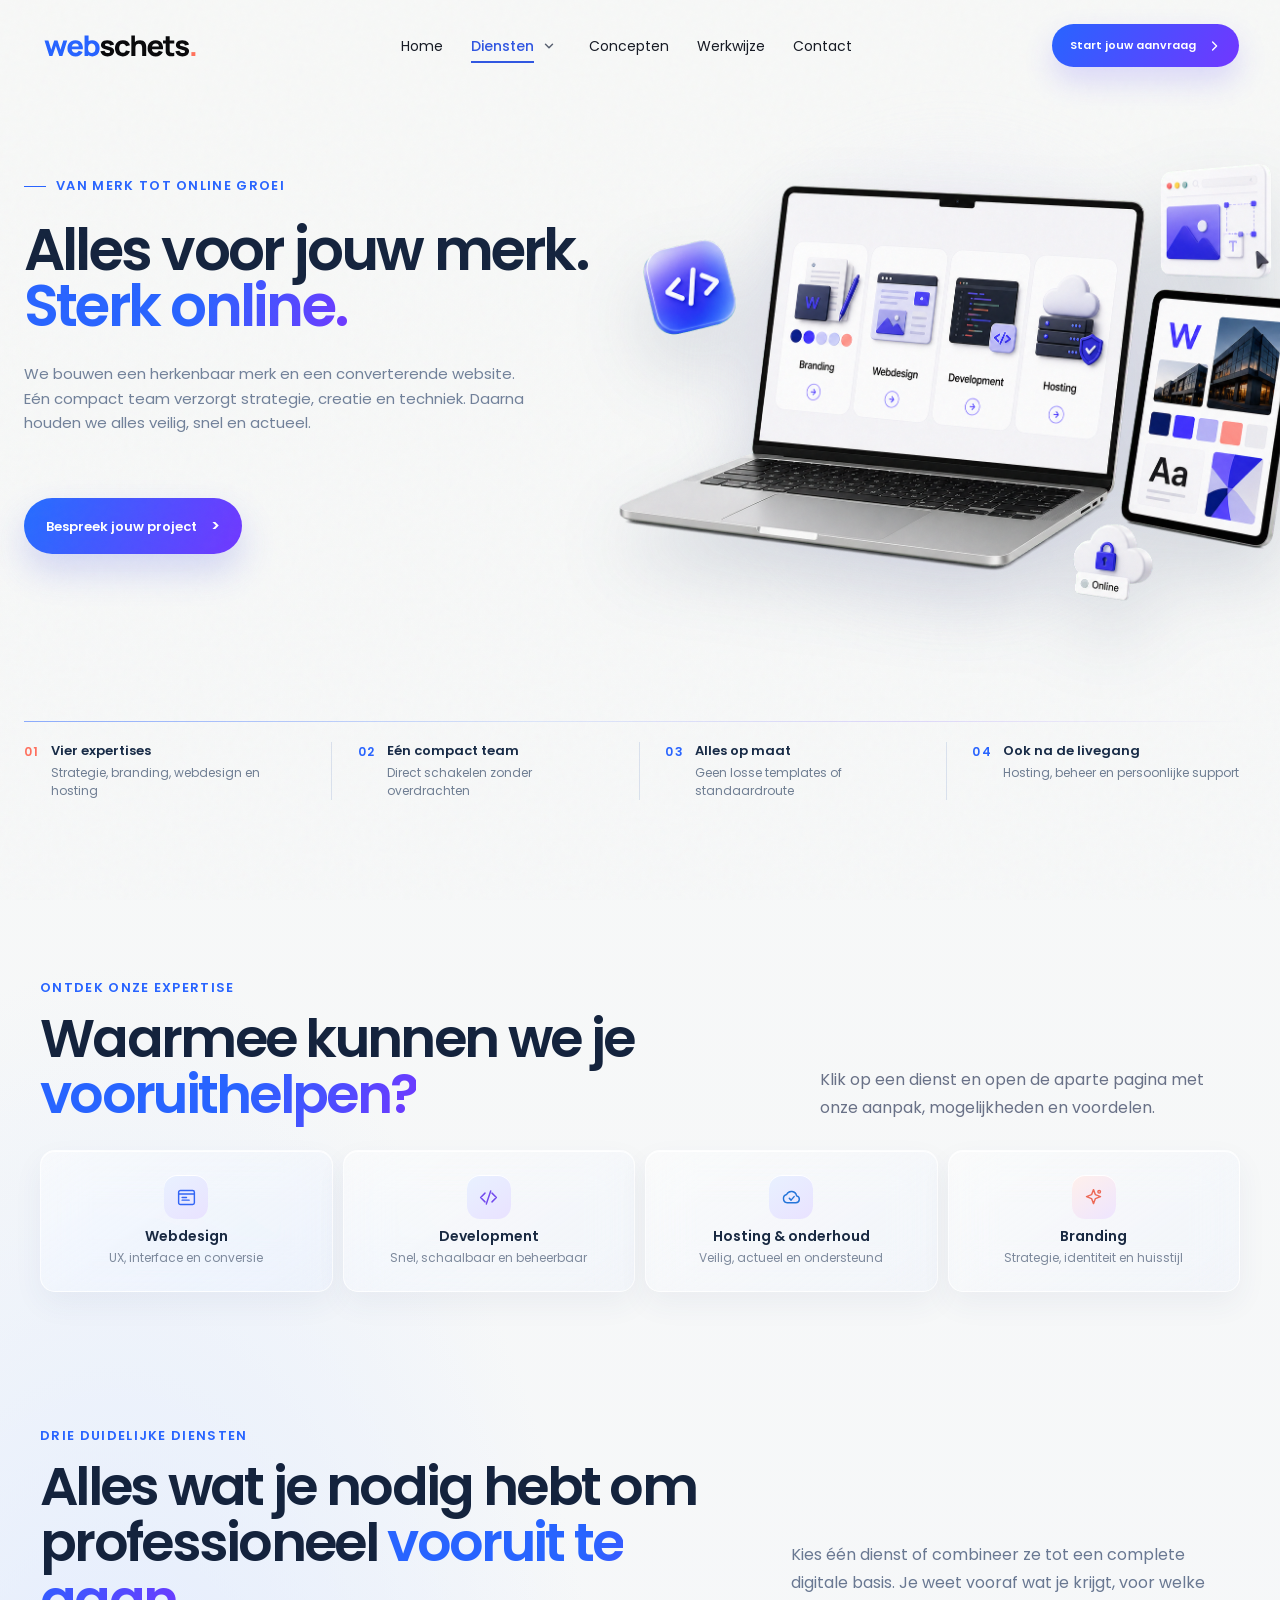
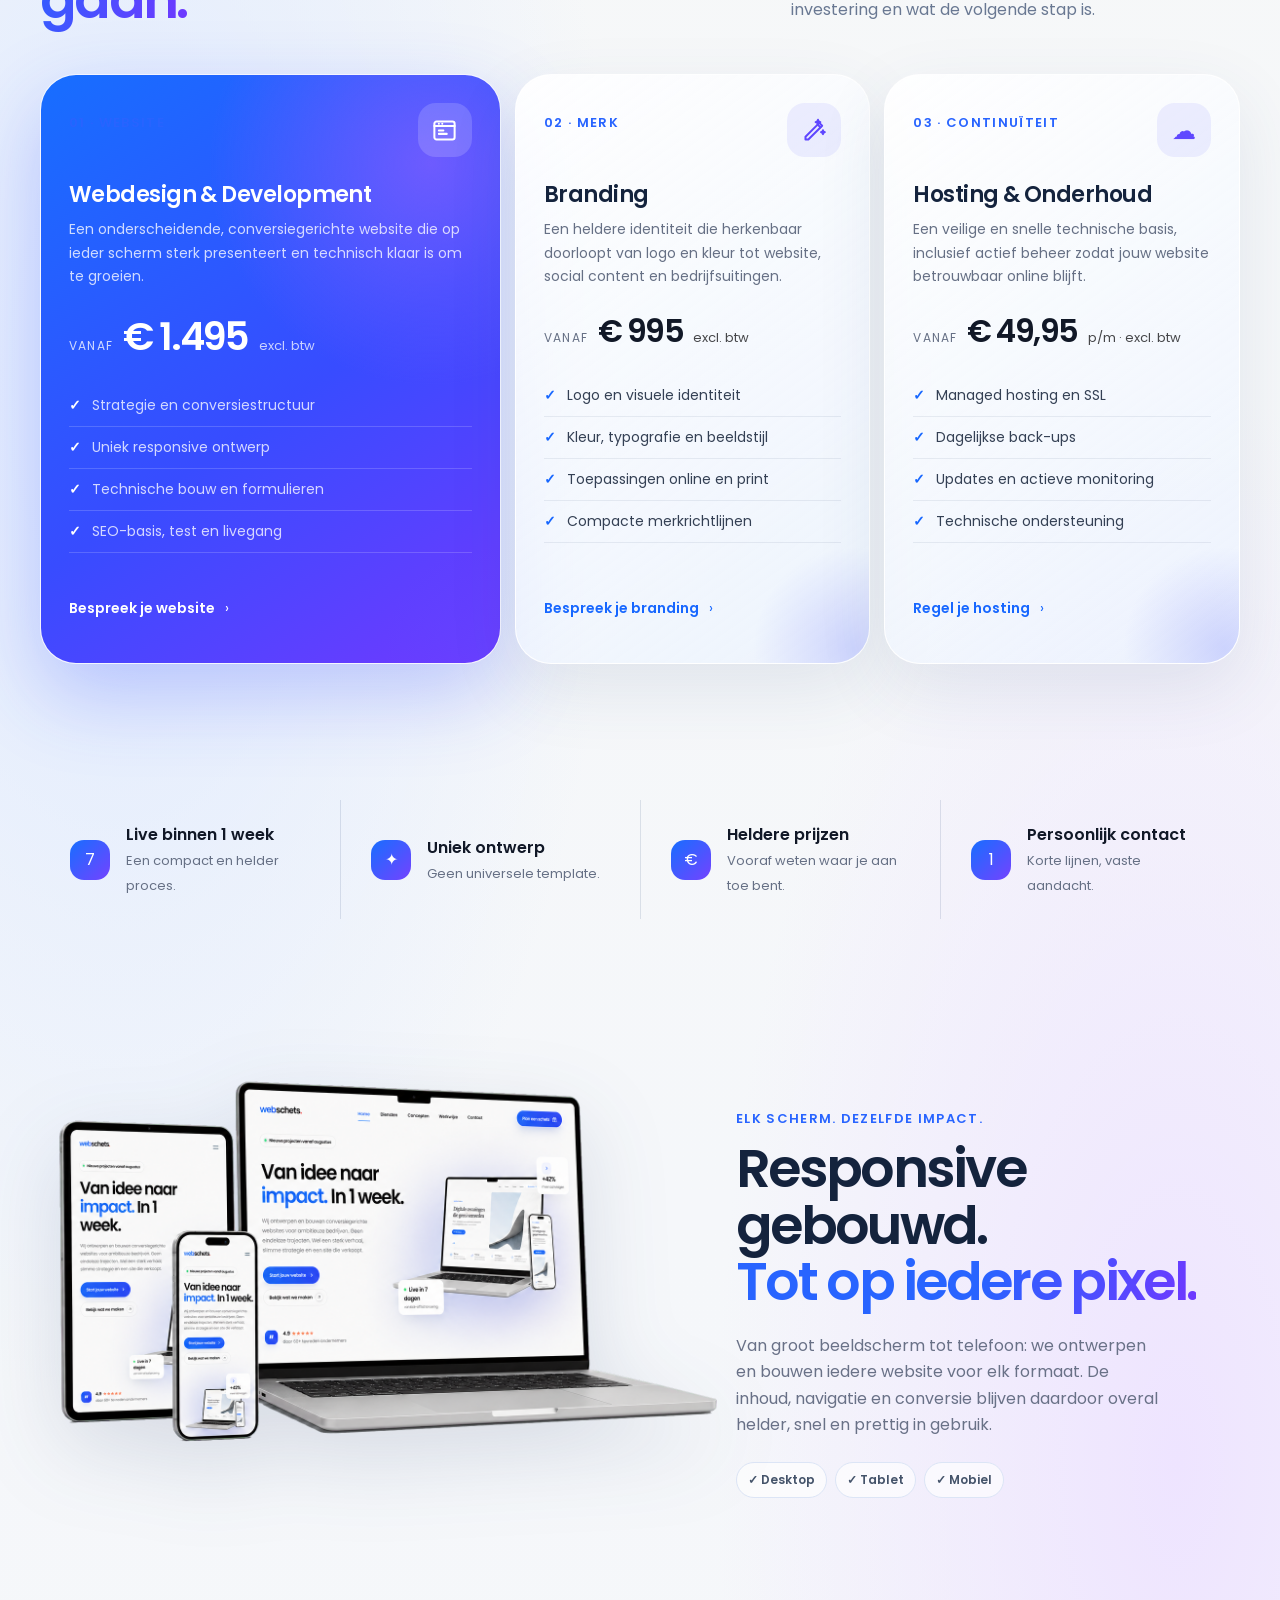
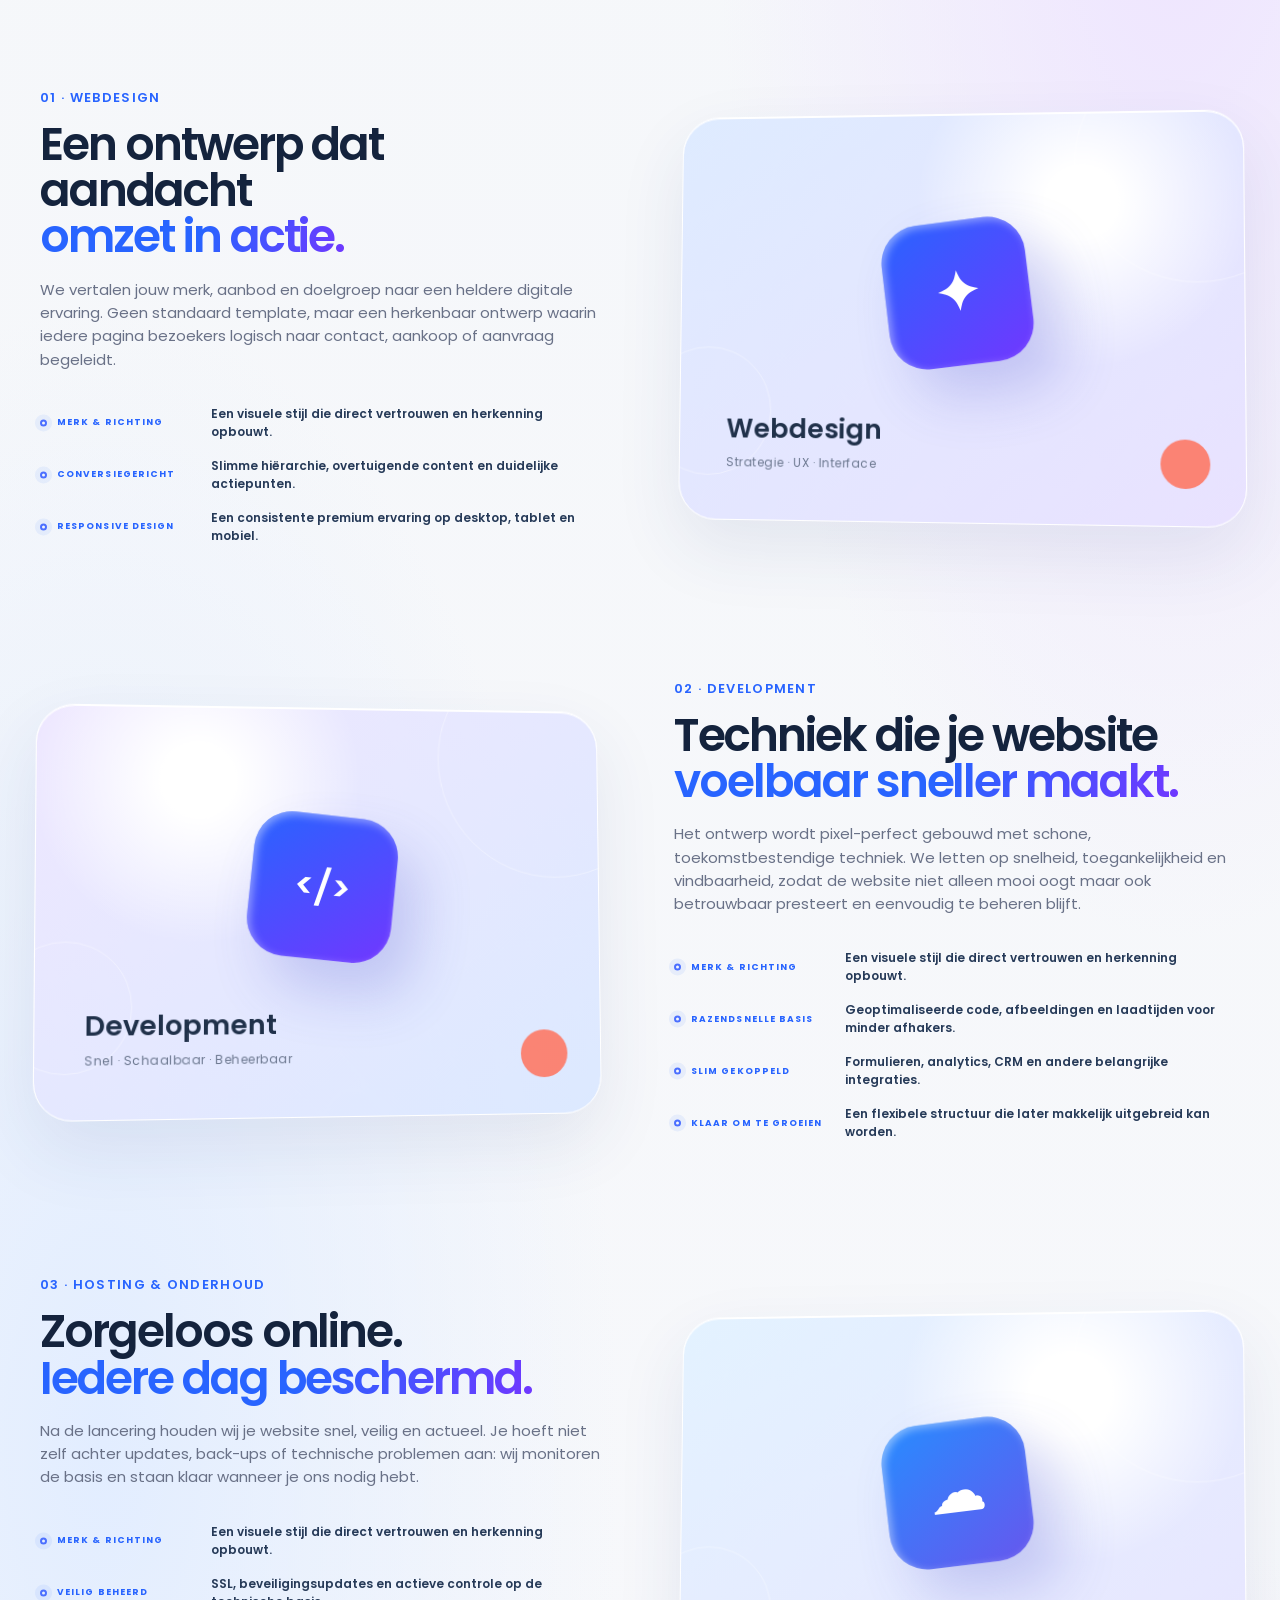
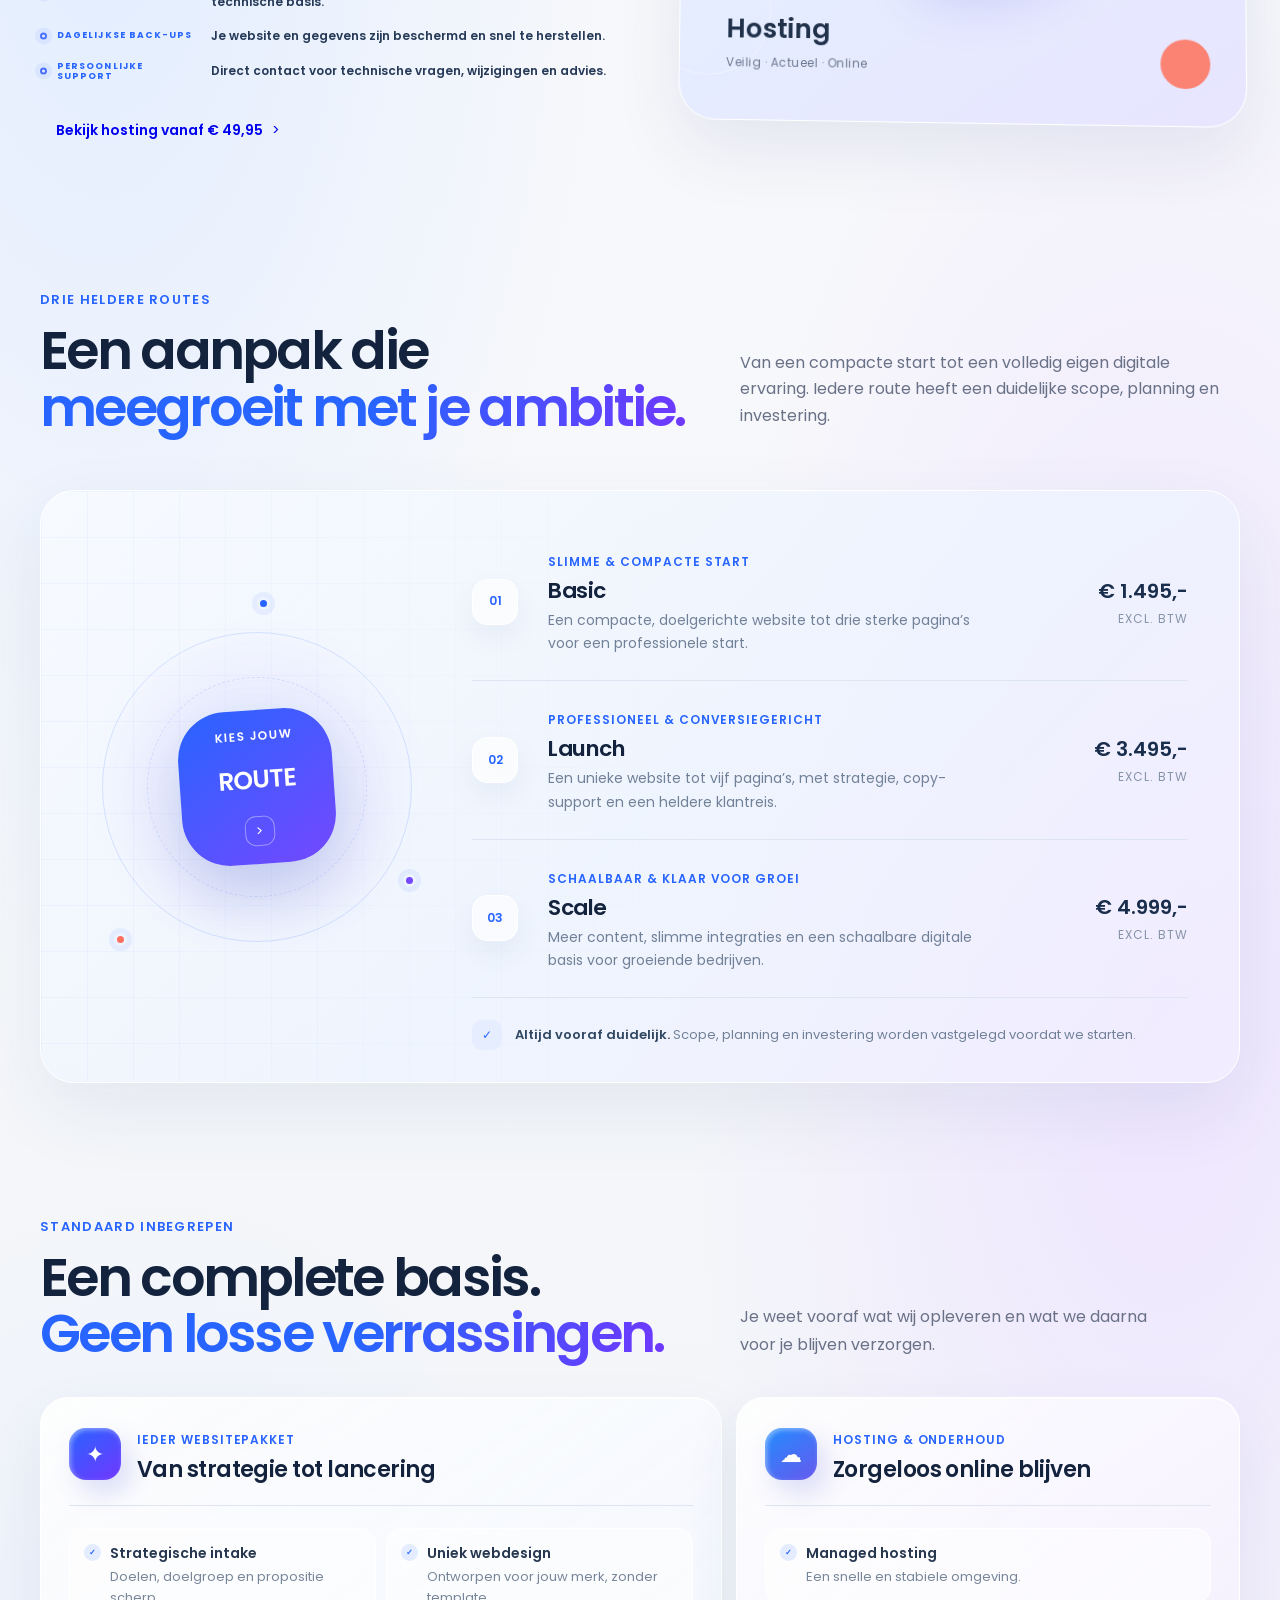
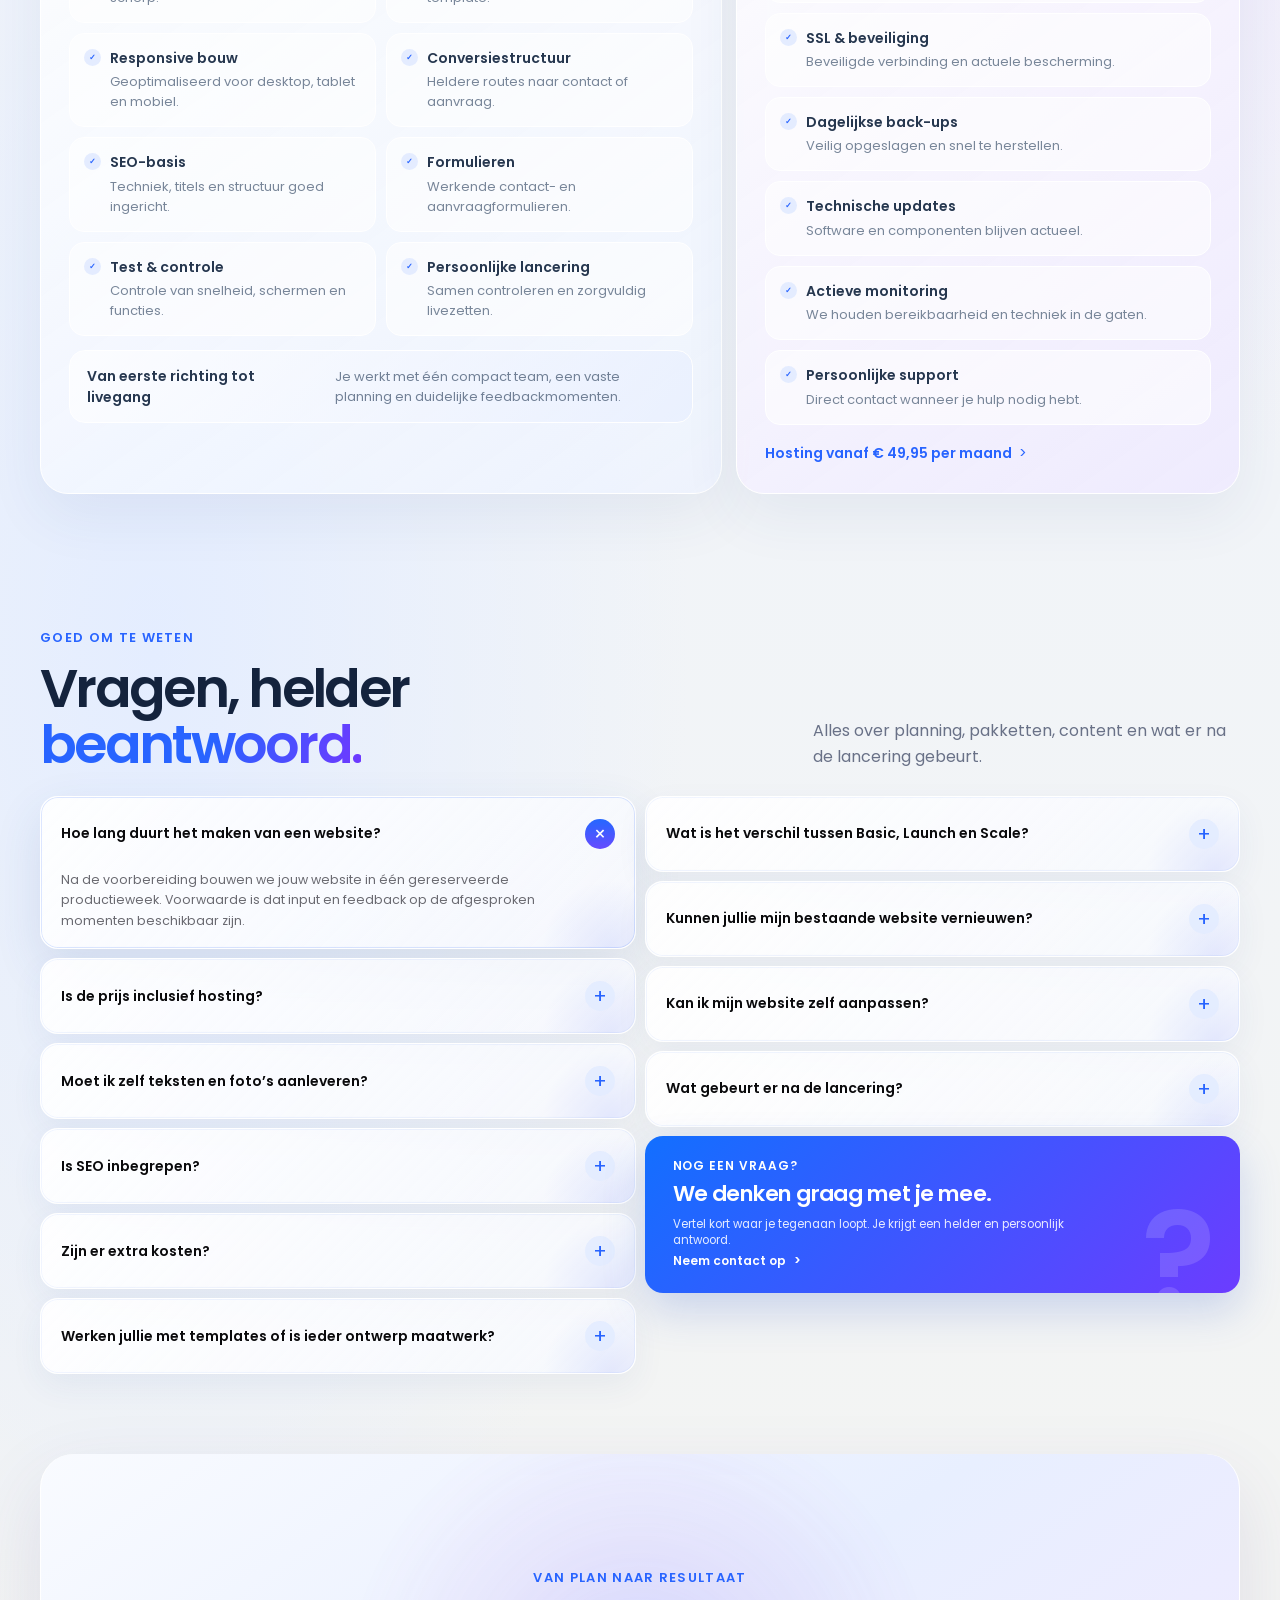
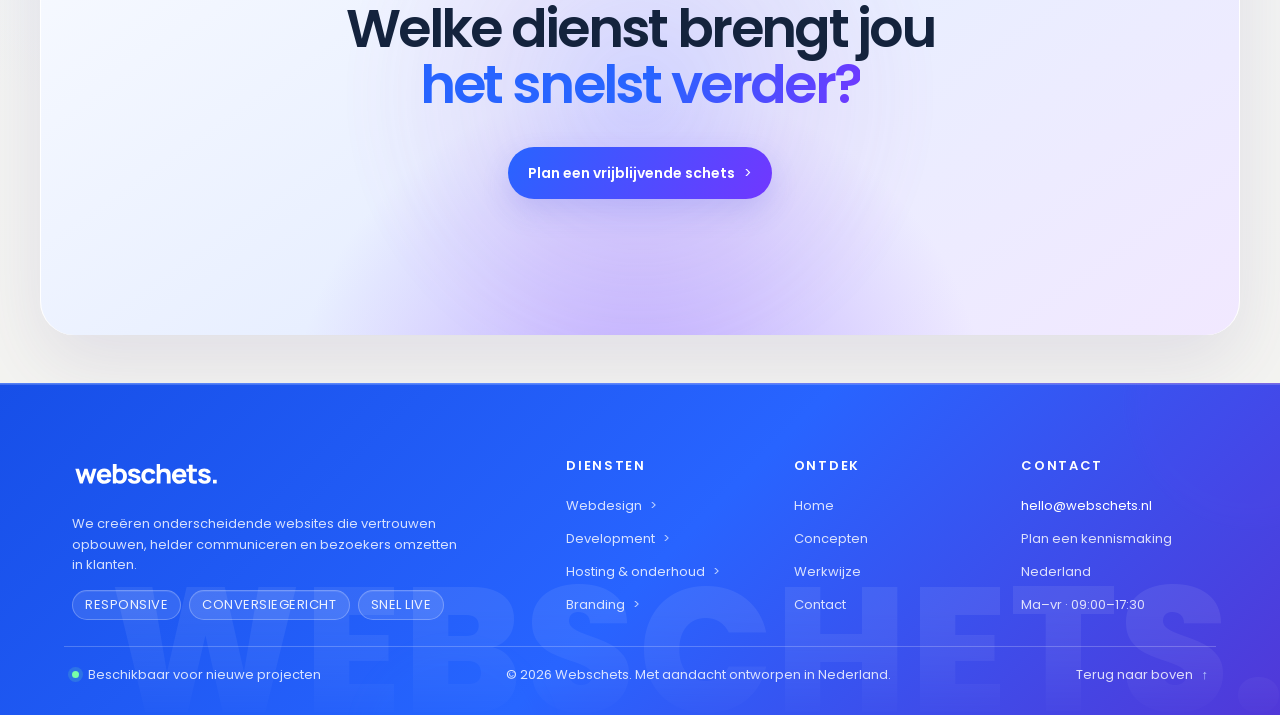
<file: diensten.html>
<!doctype html>
<html lang="nl">
<head>
  <link rel="icon" href="assets/webschets-favicon.png" type="image/png">
<meta charset="UTF-8">
<meta name="viewport" content="width=device-width,initial-scale=1">
<title>Diensten — webschets</title>
<link rel="stylesheet" href="styles.css?v=37">
  <link rel="stylesheet" href="services-hero.css">
  <link rel="stylesheet" href="diensten-conversion.css?v=14">
<link rel="stylesheet" href="shared-header.css?v=30">
  <link rel="stylesheet" href="typography.css?v=6">
  <link rel="stylesheet" href="logo-assets.css?v=2">
<link rel="stylesheet" href="shared-home-hero.css?v=15">
  <link rel="stylesheet" href="diensten-hero.css?v=5">
  <link rel="stylesheet" href="diensten-nav.css?v=13">
  <link rel="stylesheet" href="shared-footer.css?v=10">
<link rel="stylesheet" href="card-title-weight.css?v=1">
<link rel="stylesheet" href="shared-design-system.css?v=5">
  <link rel="stylesheet" href="shared-page-hero.css?v=18">
  <link rel="stylesheet" href="diensten-home-hierarchy.css?v=14">
  <link rel="stylesheet" href="shared-proof-list.css?v=4">
</head>
<body class="services-page">
<div class="noise">
</div>
<header class="nav shell shared-site-header" id="site-header">
    <a class="logo" href="index.html" aria-label="Webschets home"><img class="site-logo-image" src="assets/webschets-logo.svg" alt="Webschets"></a>
    <nav aria-label="Hoofdnavigatie"><a href="index.html">Home</a><a class="active" href="diensten.html">Diensten</a><a href="werk.html">Concepten</a><a href="werkwijze.html">Werkwijze</a><a href="contact.html">Contact</a></nav>
      <a class="nav-cta" href="contact.html">Start jouw aanvraag <span class="nav-cta-icon" aria-hidden="true"><svg viewBox="0 0 20 20"><path d="m7 5 5 5-5 5"/></svg></span></a>
    <button class="menu" type="button" aria-label="Menu openen" aria-expanded="false">☰</button>
  </header>
<main>
<section class="page-hero shell reveal services-overview-hero unified-page-hero">
  <div class="services-hero-copy unified-hero-copy">
    <span class="eyebrow unified-hero-label">Van merk tot online groei</span>
    <h1 class="unified-hero-title">Alles voor jouw merk.<br><span>Sterk online.</span></h1>
    <p class="unified-hero-text">We bouwen een herkenbaar merk en een converterende website. Eén compact team verzorgt strategie, creatie en techniek. Daarna houden we alles veilig, snel en actueel.</p>
    <div class="unified-hero-actions"><a class="services-hero-cta unified-hero-button" href="contact.html">Bespreek jouw project <span aria-hidden="true">→</span></a></div>
  </div>
  <figure class="services-hero-image unified-hero-visual">
    <img src="assets/diensten-hero-services.png?v=1" alt="Webschets diensten voor branding, webdesign, development en hosting weergegeven op laptop en tablet" width="1536" height="1024">
  </figure>

      <div class="hero-trust-bar unified-trust-bar" aria-label="Waarom onze diensten samen sterker zijn">
        <div><span class="hero-trust-mark" aria-hidden="true">01</span><p><strong>Vier expertises</strong><small>Strategie, branding, webdesign en hosting</small></p></div>
        <div><span class="hero-trust-mark" aria-hidden="true">02</span><p><strong>Eén compact team</strong><small>Direct schakelen zonder overdrachten</small></p></div>
        <div><span class="hero-trust-mark" aria-hidden="true">03</span><p><strong>Alles op maat</strong><small>Geen losse templates of standaardroute</small></p></div>
        <div><span class="hero-trust-mark" aria-hidden="true">04</span><p><strong>Ook na de livegang</strong><small>Hosting, beheer en persoonlijke support</small></p></div>
      </div>
    </section>
<section class="service-page-links shell reveal" aria-labelledby="service-page-links-title">
  <div class="service-page-links-head">
    <div>
      <p class="kicker">ONTDEK ONZE EXPERTISE</p>
      <h2 id="service-page-links-title">Waarmee kunnen we je<br><span> vooruithelpen?</span></h2>
    </div>
    <p>Klik op een dienst en open de aparte pagina met onze aanpak, mogelijkheden en voordelen.</p>
  </div>
  <div class="service-page-links-grid">
    <a href="webdesign.html">
      <i><svg viewBox="0 0 24 24" aria-hidden="true"><rect x="3" y="4" width="18" height="16" rx="2"/><path d="M3 8h18M7 12h5M7 15h8"/></svg></i>
      <span><strong>Webdesign</strong><em>UX, interface en conversie</em></span><b><span class="service-link-label">Bekijk pagina</span><span class="service-link-arrow" aria-hidden="true">&nearr;</span></b>
    </a>
    <a href="development.html">
      <i><svg viewBox="0 0 24 24" aria-hidden="true"><path d="m8 7-5 5 5 5M16 7l5 5-5 5M14.5 4.5l-5 15"/></svg></i>
      <span><strong>Development</strong><em>Snel, schaalbaar en beheerbaar</em></span><b><span class="service-link-label">Bekijk pagina</span><span class="service-link-arrow" aria-hidden="true">&nearr;</span></b>
    </a>
    <a href="hosting.html">
      <i><svg viewBox="0 0 24 24" aria-hidden="true"><path d="M7 18h10a4 4 0 0 0 .8-7.9A6 6 0 0 0 6.4 8.6 4.8 4.8 0 0 0 7 18Z"/><path d="m9.5 13 2 2 3.5-4"/></svg></i>
      <span><strong>Hosting &amp; onderhoud</strong><em>Veilig, actueel en ondersteund</em></span><b><span class="service-link-label">Bekijk pagina</span><span class="service-link-arrow" aria-hidden="true">&nearr;</span></b>
    </a>
    <a href="branding.html">
      <i><svg viewBox="0 0 24 24" aria-hidden="true"><path d="m12 3 2.2 5.8L20 11l-5.8 2.2L12 19l-2.2-5.8L4 11l5.8-2.2L12 3Z"/><circle cx="18.5" cy="5.5" r="1.5"/></svg></i>
      <span><strong>Branding</strong><em>Strategie, identiteit en huisstijl</em></span><b><span class="service-link-label">Bekijk pagina</span><span class="service-link-arrow" aria-hidden="true">&nearr;</span></b>
    </a>
  </div>
</section>
<section class="service-grid shell reveal">
<div class="service-grid-intro">
<p class="kicker">ALLES ONDER ÉÉN DAK</p>
<h2>Van helder plan<br><span>naar sterke website.</span></h2>
<p>Vier disciplines die naadloos samenwerken. Zo houden we strategie, uitstraling, techniek en continuïteit vanaf het eerste idee in één lijn.</p>
</div>
<article>
<span>01</span>
<b>◎</b>
<h2>Strategie & conversie</h2>
<p>We scherpen je aanbod, doelgroep en klantreis aan voordat er één pixel wordt ontworpen.</p>
<ul>
<li>Positionering en propositie</li>
<li>Conversieplan</li>
<li>Pagina- en contentstructuur</li>
</ul>
</article>
<article>
<span>02</span>
<b>✦</b>
<h2>Webdesign</h2>
<p>Een uniek responsive ontwerp dat jouw merk herkenbaar maakt en bezoekers gericht naar actie leidt.</p>
<ul>
<li>Art direction</li>
<li>Desktop en mobiel</li>
<li>Motion en micro-interacties</li>
</ul>
</article>
<article>
<span>03</span>
<b>⌘</b>
<h2>Development</h2>
<p>Razendsnelle, schaalbare techniek die nauwkeurig aansluit op het ontwerp en eenvoudig te beheren is.</p>
<ul>
<li>Responsive development</li>
<li>CMS en formulieren</li>
<li>SEO- en performancebasis</li>
</ul>
</article>
<article>
<span>04</span>
<b>☁</b>
<h2>Hosting & onderhoud</h2>
<p>Veilige managed hosting, technisch onderhoud en persoonlijke support vanaf € 49,95 per maand.</p>
<ul>
<li>Snelle managed hosting</li>
<li>Updates & beveiliging</li>
<li>Back-ups & support</li>
</ul>
</article>
</section>
<section class="responsive-showcase shell reveal">
      <div class="device-stage"><img src="assets/webschets-responsive-device-mockups-v4-transparent.png" alt="De Webschets-homepage responsive weergegeven op een linksgerichte MacBook Pro, iPad Pro en iPhone 16 Pro"></div>
  <div class="responsive-copy">
    <p class="kicker">ELK SCHERM. DEZELFDE IMPACT.</p>
    <h2>Responsive gebouwd.<br><span>Tot op iedere pixel.</span></h2>
    <p>Van groot beeldscherm tot telefoon: we ontwerpen en bouwen iedere website voor elk formaat. De inhoud, navigatie en conversie blijven daardoor overal helder, snel en prettig in gebruik.</p>
    <div><span>✓ Desktop</span><span>✓ Tablet</span><span>✓ Mobiel</span></div>
  </div>
</section>
<section class="service-detail webdesign-detail shell reveal" id="webdesign">
  <div class="service-detail-copy">
    <p class="kicker">01 · WEBDESIGN</p>
    <h2>Een ontwerp dat aandacht<br><span>omzet in actie.</span></h2>
    <p>We vertalen jouw merk, aanbod en doelgroep naar een heldere digitale ervaring. Geen standaard template, maar een herkenbaar ontwerp waarin iedere pagina bezoekers logisch naar contact, aankoop of aanvraag begeleidt.</p>
    <div class="service-detail-points">
      <article><b>Merk & richting</b><span>Een visuele stijl die direct vertrouwen en herkenning opbouwt.</span></article>
      <article><b>Conversiegericht</b><span>Slimme hiërarchie, overtuigende content en duidelijke actiepunten.</span></article>
      <article><b>Responsive design</b><span>Een consistente premium ervaring op desktop, tablet en mobiel.</span></article>
    </div>
  </div>
  <div class="service-detail-visual"><span>✦</span><strong>Webdesign</strong><small>Strategie · UX · Interface</small><i></i><i></i><i></i></div>
</section>
<section class="service-detail development-detail shell reveal" id="development">
  <div class="service-detail-visual"><span>&lt;/&gt;</span><strong>Development</strong><small>Snel · Schaalbaar · Beheerbaar</small><i></i><i></i><i></i></div>
  <div class="service-detail-copy">
    <p class="kicker">02 · DEVELOPMENT</p>
    <h2>Techniek die je website<br><span>voelbaar sneller maakt.</span></h2>
    <p>Het ontwerp wordt pixel-perfect gebouwd met schone, toekomstbestendige techniek. We letten op snelheid, toegankelijkheid en vindbaarheid, zodat de website niet alleen mooi oogt maar ook betrouwbaar presteert en eenvoudig te beheren blijft.</p>
    <div class="service-detail-points">
      <article><b>Merk & richting</b><span>Een visuele stijl die direct vertrouwen en herkenning opbouwt.</span></article>
      <article><b>Razendsnelle basis</b><span>Geoptimaliseerde code, afbeeldingen en laadtijden voor minder afhakers.</span></article>
      <article><b>Slim gekoppeld</b><span>Formulieren, analytics, CRM en andere belangrijke integraties.</span></article>
      <article><b>Klaar om te groeien</b><span>Een flexibele structuur die later makkelijk uitgebreid kan worden.</span></article>
    </div>
  </div>
</section>
<section class="service-detail hosting-detail shell reveal" id="hosting">
  <div class="service-detail-copy">
    <p class="kicker">03 · HOSTING & ONDERHOUD</p>
    <h2>Zorgeloos online.<br><span>Iedere dag beschermd.</span></h2>
    <p>Na de lancering houden wij je website snel, veilig en actueel. Je hoeft niet zelf achter updates, back-ups of technische problemen aan: wij monitoren de basis en staan klaar wanneer je ons nodig hebt.</p>
    <div class="service-detail-points">
      <article><b>Merk & richting</b><span>Een visuele stijl die direct vertrouwen en herkenning opbouwt.</span></article>
      <article><b>Veilig beheerd</b><span>SSL, beveiligingsupdates en actieve controle op de technische basis.</span></article>
      <article><b>Dagelijkse back-ups</b><span>Je website en gegevens zijn beschermd en snel te herstellen.</span></article>
      <article><b>Persoonlijke support</b><span>Direct contact voor technische vragen, wijzigingen en advies.</span></article>
    </div>
    <a class="button" href="contact.html">Bekijk hosting vanaf € 49,95 <span>&gt;</span></a>
  </div>
  <div class="service-detail-visual"><span>☁</span><strong>Hosting</strong><small>Veilig · Actueel · Online</small><i></i><i></i><i></i></div>
</section>
<section class="included route-explorer shell reveal" aria-labelledby="route-explorer-title">
  <div class="route-explorer-head">
    <div><p class="kicker">DRIE HELDERE ROUTES</p><h2 id="route-explorer-title">Een aanpak die<br><span>meegroeit met je ambitie.</span></h2></div>
    <p>Van een compacte start tot een volledig eigen digitale ervaring. Iedere route heeft een duidelijke scope, planning en investering.</p>
  </div>
  <div class="route-explorer-body">
    <div class="route-compass" aria-hidden="true">
      <span class="route-compass-ring route-compass-ring-one"></span><span class="route-compass-ring route-compass-ring-two"></span>
      <i class="route-compass-node route-compass-node-one"></i><i class="route-compass-node route-compass-node-two"></i><i class="route-compass-node route-compass-node-three"></i>
      <div class="route-compass-core"><small>KIES JOUW</small><strong>ROUTE</strong><span>→</span></div>
    </div>
    <div class="route-list">
      <article class="route-row"><b>01</b><div><span>SLIMME &amp; COMPACTE START</span><h3>Basic</h3><p>Een compacte, doelgerichte website tot drie sterke pagina’s voor een professionele start.</p></div><strong>€ 1.495,-<small>excl. btw</small></strong></article>
      <article class="route-row"><b>02</b><div><span>PROFESSIONEEL &amp; CONVERSIEGERICHT</span><h3>Launch</h3><p>Een unieke website tot vijf pagina’s, met strategie, copy-support en een heldere klantreis.</p></div><strong>€ 3.495,-<small>excl. btw</small></strong></article>
      <article class="route-row"><b>03</b><div><span>SCHAALBAAR &amp; KLAAR VOOR GROEI</span><h3>Scale</h3><p>Meer content, slimme integraties en een schaalbare digitale basis voor groeiende bedrijven.</p></div><strong>€ 4.999,-<small>excl. btw</small></strong></article>
      <div class="route-assurance"><span>✓</span><p><strong>Altijd vooraf duidelijk.</strong> Scope, planning en investering worden vastgelegd voordat we starten.</p></div>
    </div>
  </div>
</section>
<section class="standard-included shell reveal">
<div class="standard-included-head">
<p class="kicker">STANDAARD INBEGREPEN</p>
<h2>Een complete basis.<br><span>Geen losse verrassingen.</span></h2>
<p>Je weet vooraf wat wij opleveren en wat we daarna voor je blijven verzorgen.</p>
</div>
<div class="standard-included-grid">
<article class="website-included">
<div class="standard-card-head"><i>✦</i><div><span>IEDER WEBSITEPAKKET</span><h3>Van strategie tot lancering</h3></div></div>
<ul>
<li><b>Strategische intake</b><span>Doelen, doelgroep en propositie scherp.</span></li>
<li><b>Uniek webdesign</b><span>Ontworpen voor jouw merk, zonder template.</span></li>
<li><b>Responsive bouw</b><span>Geoptimaliseerd voor desktop, tablet en mobiel.</span></li>
<li><b>Conversiestructuur</b><span>Heldere routes naar contact of aanvraag.</span></li>
<li><b>SEO-basis</b><span>Techniek, titels en structuur goed ingericht.</span></li>
<li><b>Formulieren</b><span>Werkende contact- en aanvraagformulieren.</span></li>
<li><b>Test & controle</b><span>Controle van snelheid, schermen en functies.</span></li>
<li><b>Persoonlijke lancering</b><span>Samen controleren en zorgvuldig livezetten.</span></li>
</ul>
<p class="standard-note"><b>Van eerste richting tot livegang</b><span>Je werkt met één compact team, een vaste planning en duidelijke feedbackmomenten.</span></p>
</article>
<article class="hosting-included">
<div class="standard-card-head"><i>☁</i><div><span>HOSTING & ONDERHOUD</span><h3>Zorgeloos online blijven</h3></div></div>
<ul>
<li><b>Managed hosting</b><span>Een snelle en stabiele omgeving.</span></li>
<li><b>SSL & beveiliging</b><span>Beveiligde verbinding en actuele bescherming.</span></li>
<li><b>Dagelijkse back-ups</b><span>Veilig opgeslagen en snel te herstellen.</span></li>
<li><b>Technische updates</b><span>Software en componenten blijven actueel.</span></li>
<li><b>Actieve monitoring</b><span>We houden bereikbaarheid en techniek in de gaten.</span></li>
<li><b>Persoonlijke support</b><span>Direct contact wanneer je hulp nodig hebt.</span></li>
</ul>
<a href="contact.html">Hosting vanaf € 49,95 per maand <span>&gt;</span></a>
</article>
</div>
</section>
<section class="faq shell reveal">
<div class="faq-head">
<div><p class="kicker">GOED OM TE WETEN</p><h2>Vragen, helder<br><span>beantwoord.</span></h2></div>
<p>Alles over planning, pakketten, content en wat er na de lancering gebeurt.</p>
</div>
<div class="faq-list">
<div class="faq-column">
<details open><summary>Hoe lang duurt het maken van een website?</summary><p>Na de voorbereiding bouwen we jouw website in één gereserveerde productieweek. Voorwaarde is dat input en feedback op de afgesproken momenten beschikbaar zijn.</p></details>
<details><summary>Is de prijs inclusief hosting?</summary><p>Nee. Hosting en onderhoud zijn een aparte maandelijkse dienst, vanaf € 49,95 excl. btw. Daarmee regelen we onder andere SSL, back-ups, updates, monitoring en technische support.</p></details>
<details><summary>Moet ik zelf teksten en foto’s aanleveren?</summary><p>Je levert de inhoudelijke kennis en beschikbaar beeldmateriaal aan. Wij helpen met structuur, aanscherping en webcopy. Nieuwe fotografie, stockbeelden of uitgebreide copywriting spreken we vooraf apart af.</p></details>
<details><summary>Is SEO inbegrepen?</summary><p>Een technische SEO-basis is inbegrepen: een snelle structuur, paginatitels, metadata en een goede mobiele weergave. Doorlopende SEO, contentproductie en linkbuilding vallen buiten het standaardpakket.</p></details>
<details><summary>Zijn er extra kosten?</summary><p>Alleen wanneer je kiest voor werk buiten de afgesproken scope, zoals extra pagina’s, koppelingen, fotografie of aanvullende copy. We benoemen en begroten dit altijd vooraf.</p></details>
<details><summary>Werken jullie met templates of is ieder ontwerp maatwerk?</summary><p>Ieder ontwerp is maatwerk. We starten vanuit jouw merk, doelgroep en doelen en ontwerpen de pagina’s vanaf een blanco basis. Zo krijgt je website een eigen uitstraling in plaats van een aangepast standaardtemplate.</p></details>
</div>
<div class="faq-column">
<details><summary>Wat is het verschil tussen Basic, Launch en Scale?</summary><p>Basic (€ 1.495,- excl. btw) is een compacte professionele start. Launch (€ 3.495,- excl. btw) biedt meer strategie, content en conversieondersteuning. Scale (€ 4.999,- excl. btw) geeft extra ruimte voor pagina’s, slimme integraties en verdere groei.</p></details>
<details><summary>Kunnen jullie mijn bestaande website vernieuwen?</summary><p>Ja. We behouden wat waardevol is en vernieuwen strategie, structuur, uitstraling en techniek. Zo krijgt je bestaande website een nieuwe basis zonder onnodige ballast.</p></details>
<details><summary>Kan ik mijn website zelf aanpassen?</summary><p>Op aanvraag richten we een gebruiksvriendelijk beheersysteem in. Daarmee kun je veelgebruikte inhoud zoals teksten, afbeeldingen en projecten zelf aanpassen, zonder code. We spreken de mogelijkheden en eventuele kosten vooraf met je af.</p></details>
<details><summary>Wat gebeurt er na de lancering?</summary><p>We controleren de live website en blijven beschikbaar voor technische vragen. Met hosting en onderhoud verzorgen we daarna ook updates, beveiliging, back-ups en monitoring.</p></details>
<aside class="faq-contact"><span>NOG EEN VRAAG?</span><h3>We denken graag met je mee.</h3><p>Vertel kort waar je tegenaan loopt. Je krijgt een helder en persoonlijk antwoord.</p><a href="contact.html">Neem contact op <b>&gt;</b></a></aside>
</div>
</div>
</section>
<section class="cta shell reveal">
<div class="cta-orb">
</div>
<p>VAN PLAN NAAR RESULTAAT</p>
<h2>Welke dienst brengt jou<br>
<em>het snelst verder?</em>
</h2>
<a class="button light-button" href="contact.html">Plan een vrijblijvende schets <span>↗</span>
</a>
</section>
</main>
<footer class="shell">
<a class="logo" href="index.html"><img class="site-logo-image" src="assets/webschets-logo.svg" alt="Webschets"></a>
<p>Conversiegerichte websites. Live in 1 week.</p>
<div>
<a href="diensten.html">Diensten</a>
<a href="werk.html">Werk</a>
<a href="contact.html">Contact</a>
</div>
<small>© 2026 webschets</small>
</footer>
<script src="app.js">
</script>

  <script src="diensten-conversion.js?v=5"></script>
  <script src="shared-header.js?v=10"></script>
  <script src="shared-footer.js?v=6"></script>
</body>
</html>
</file>
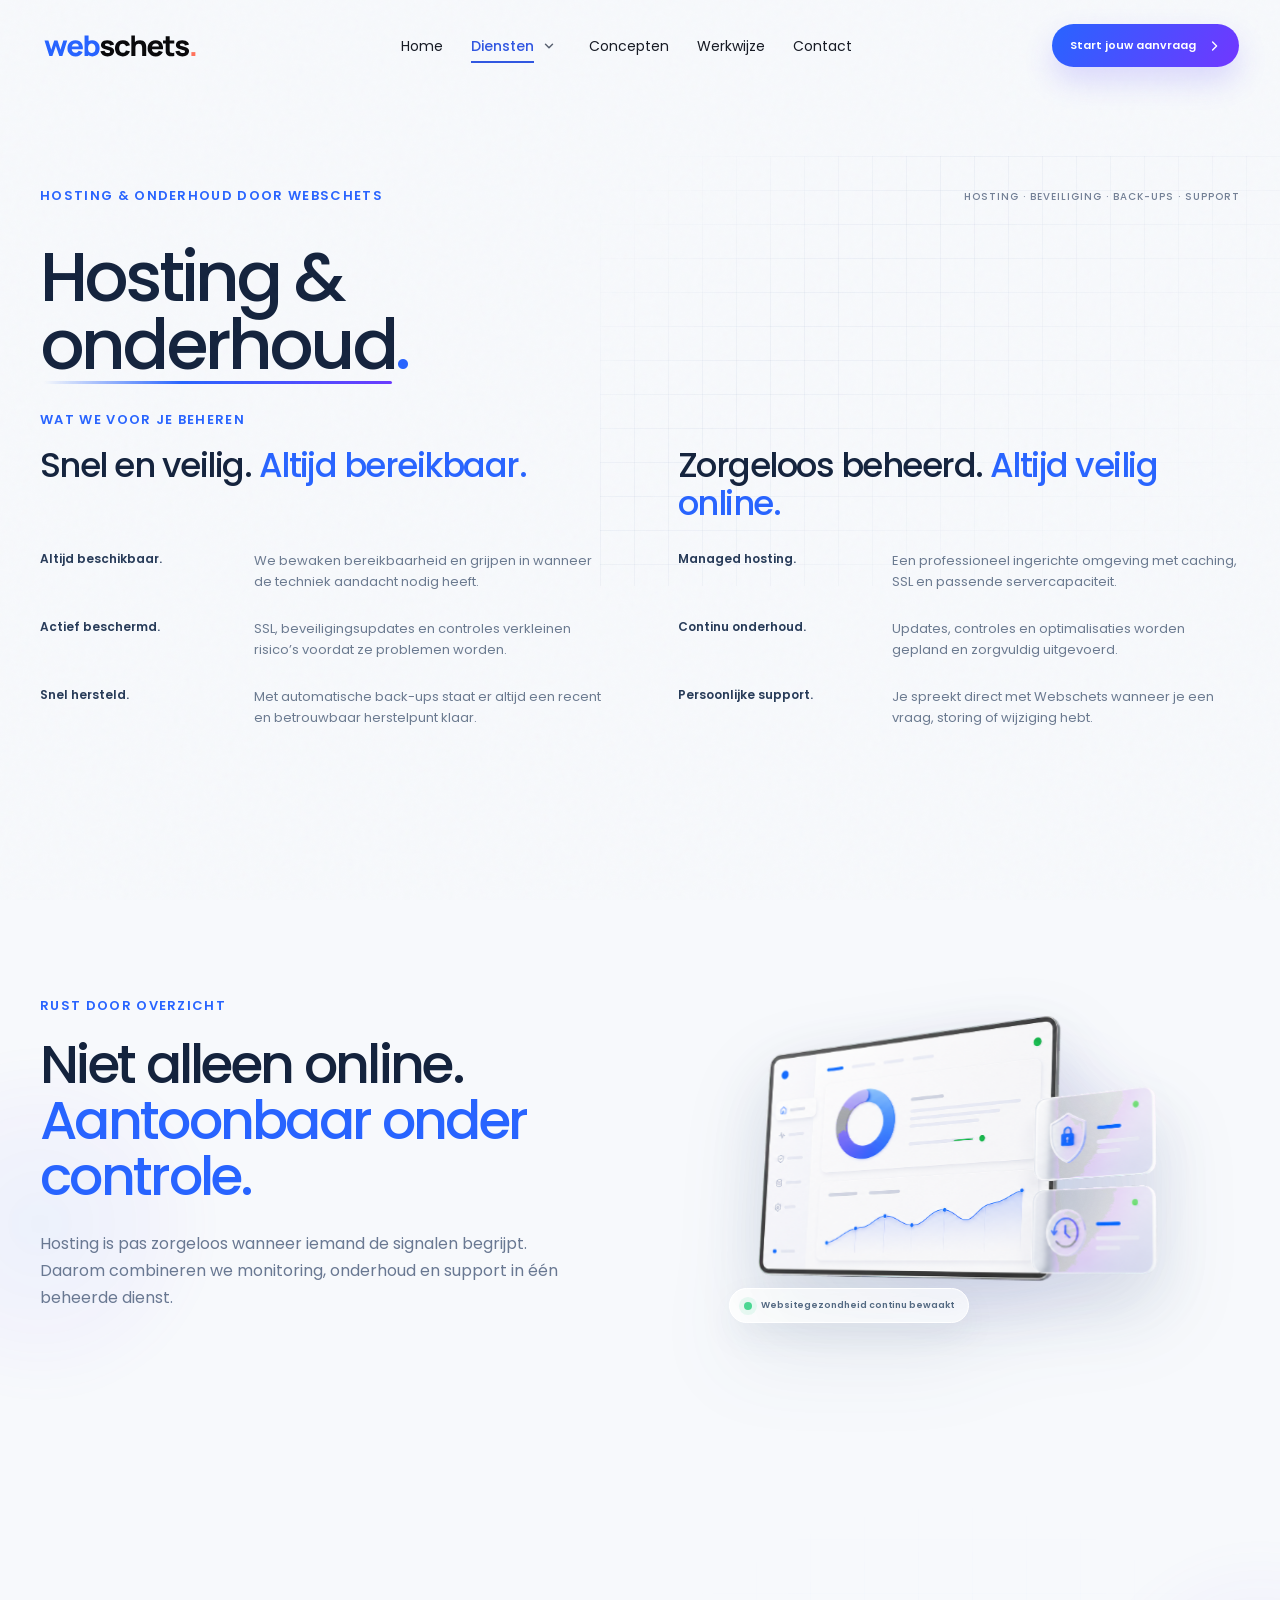
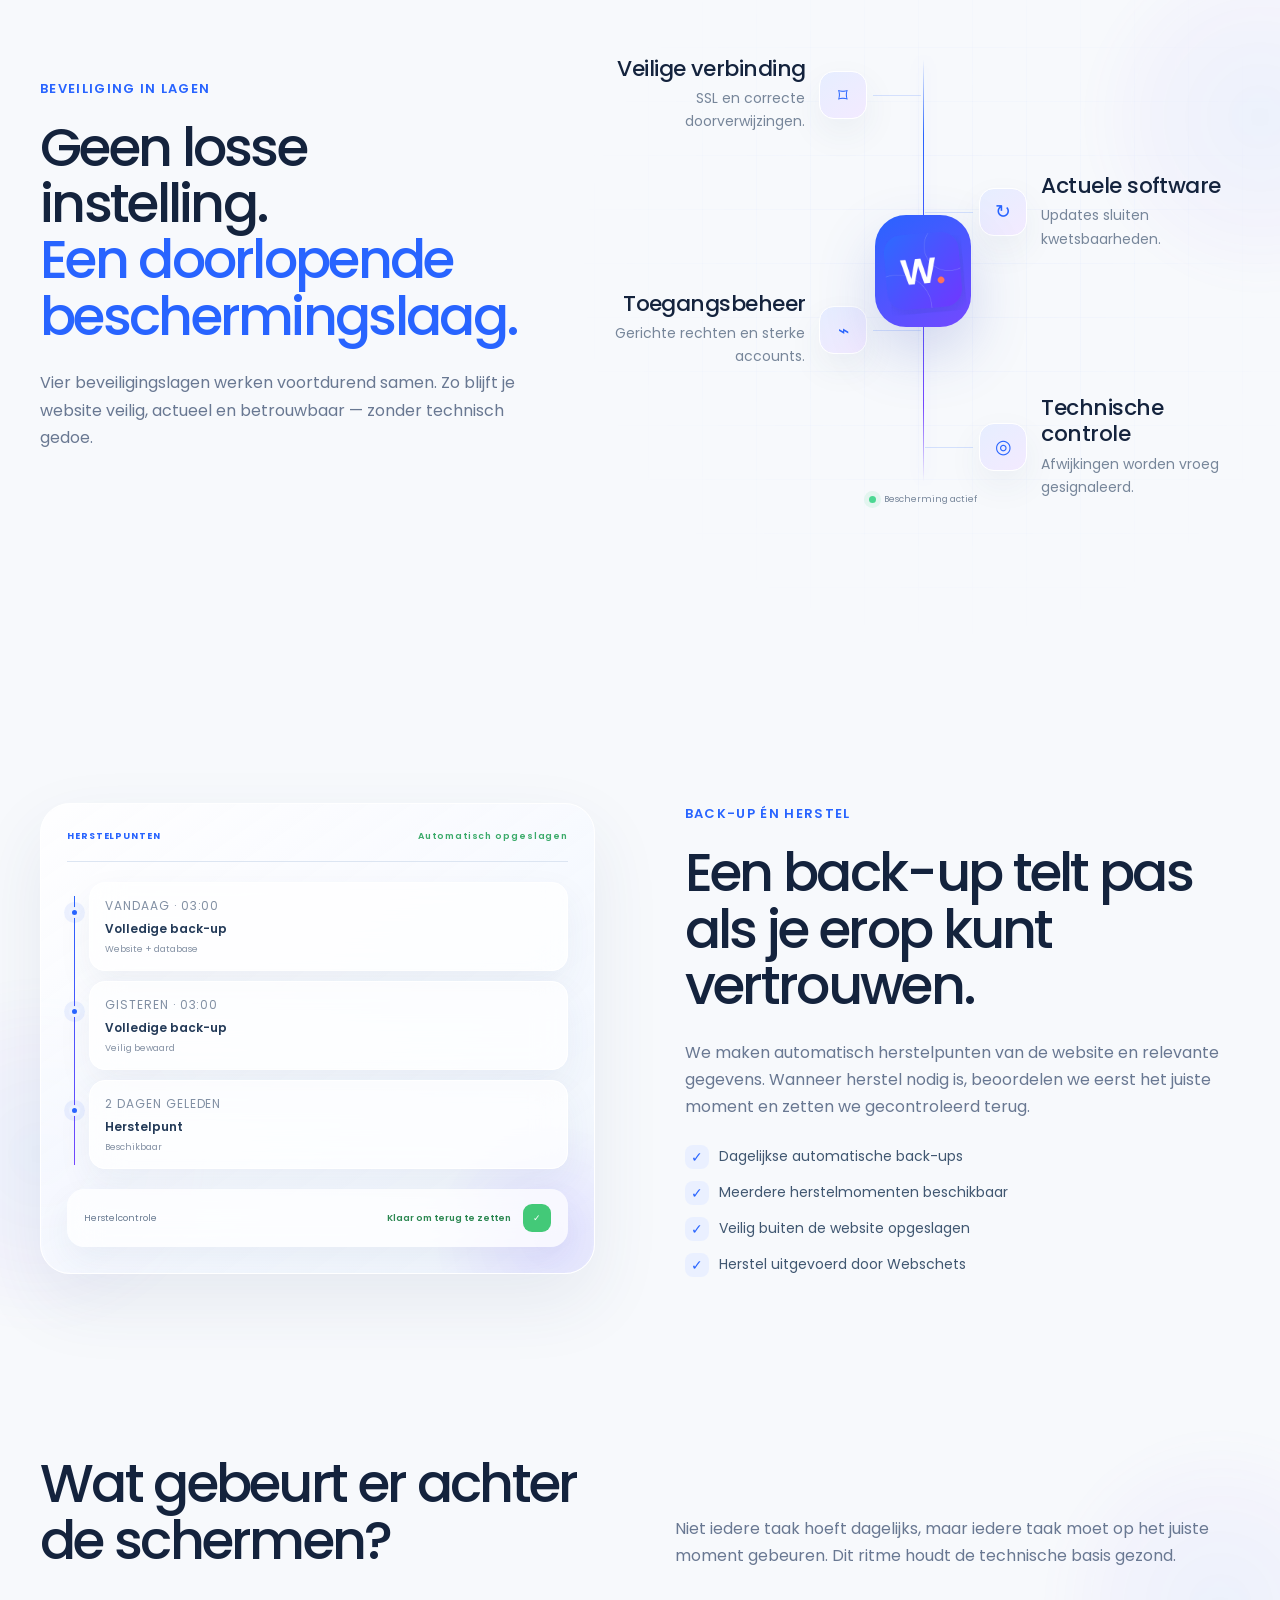
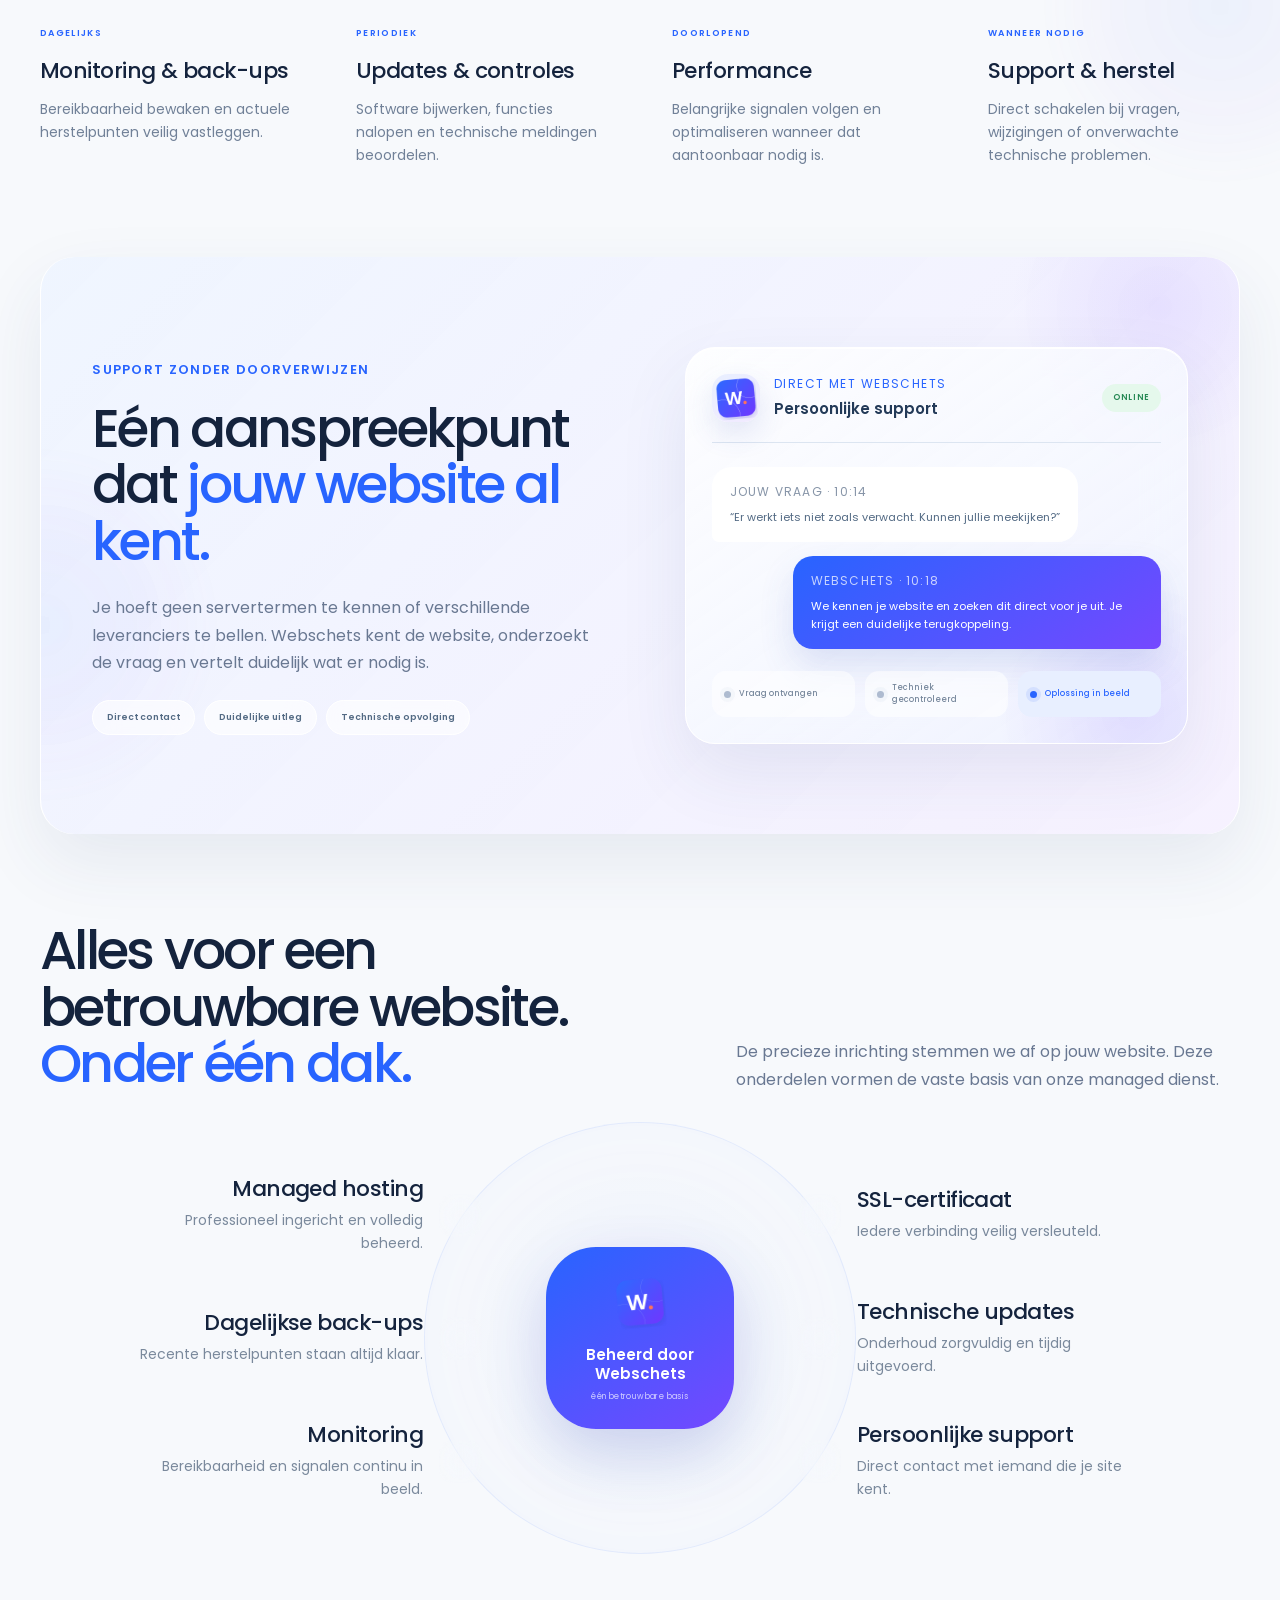
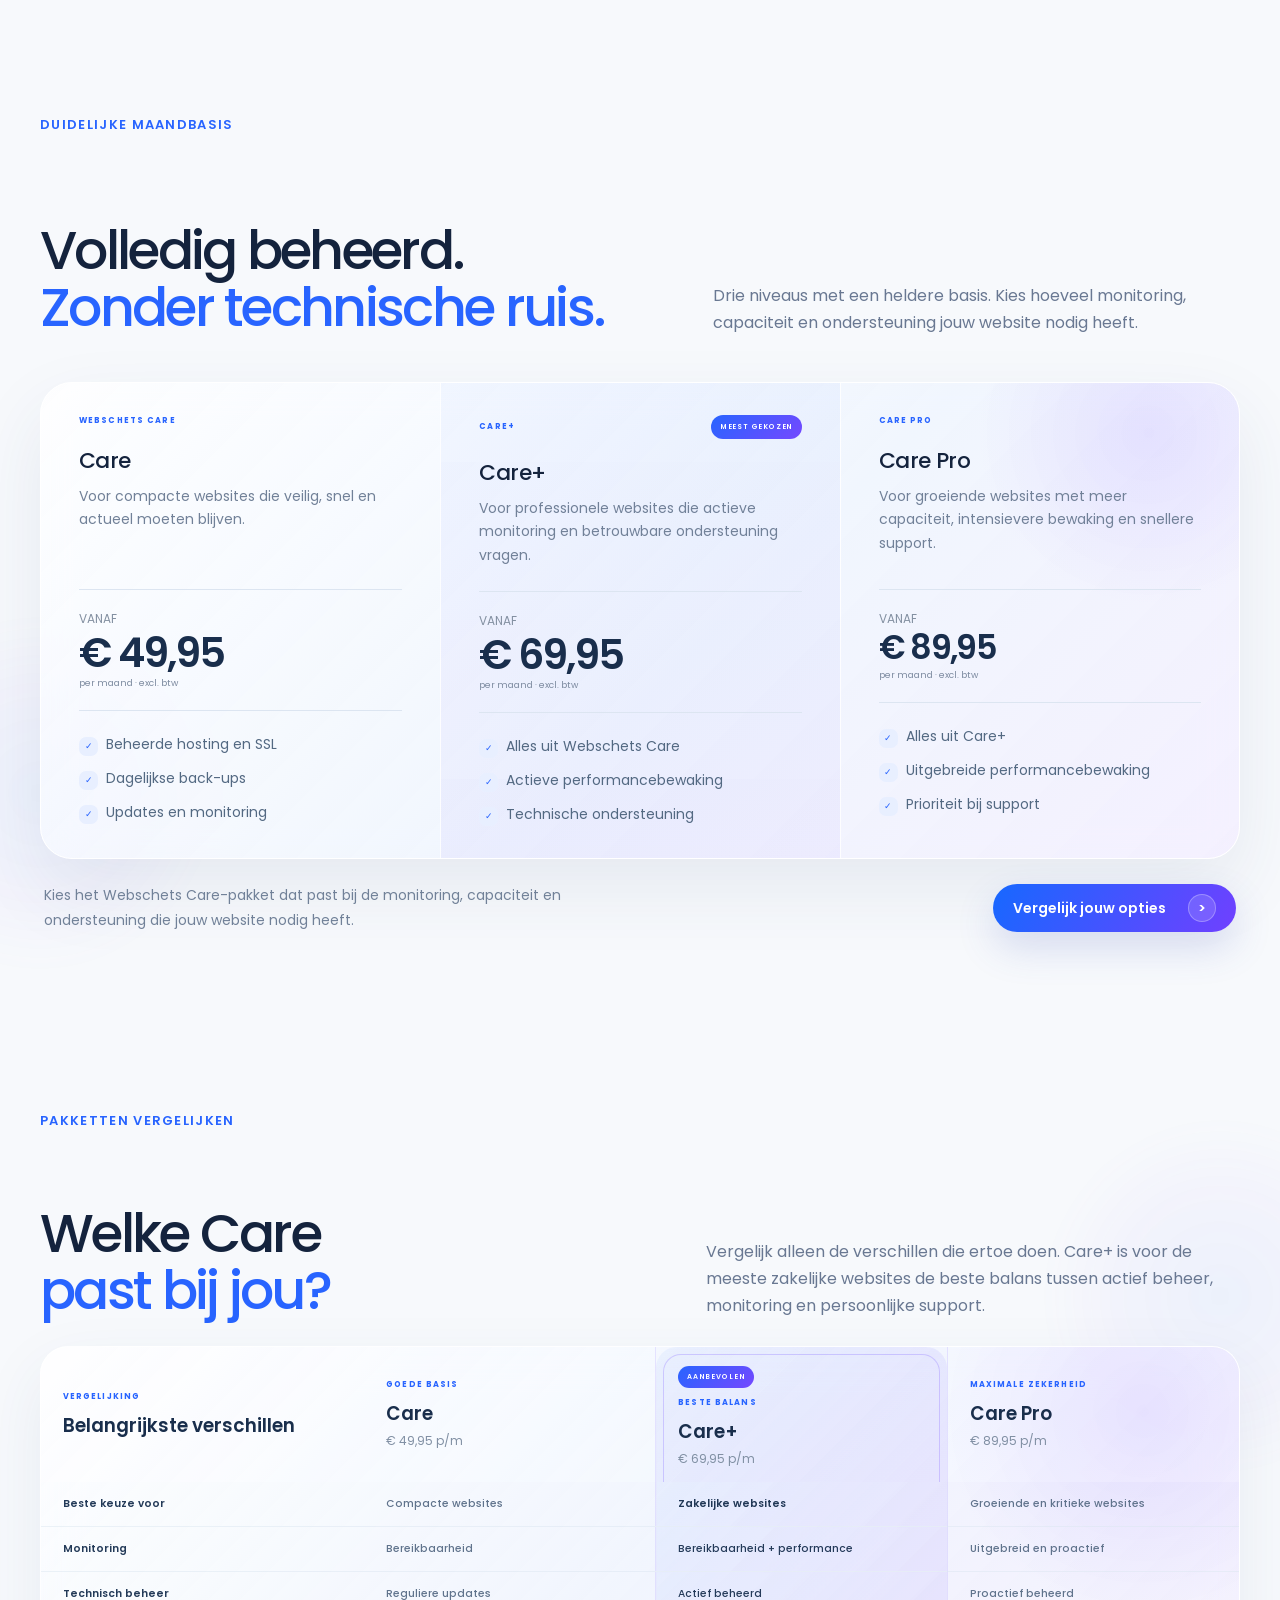
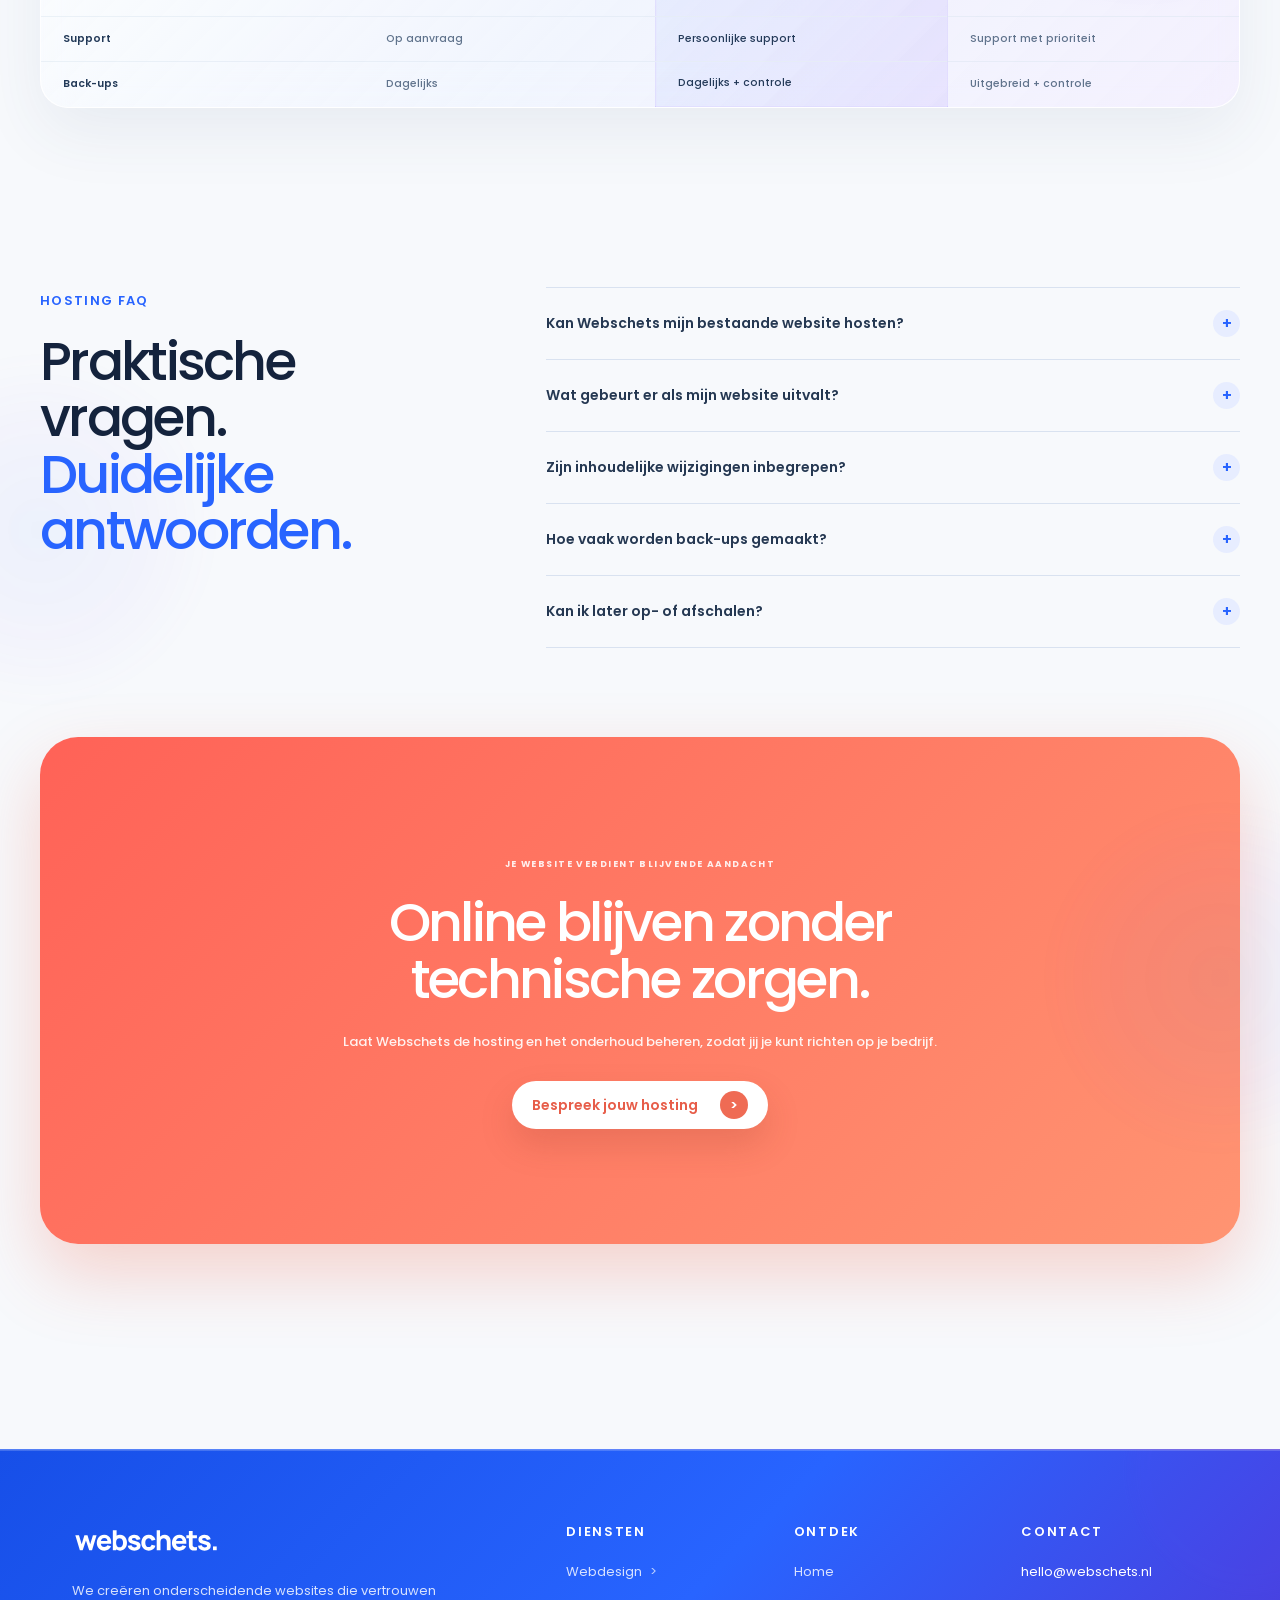
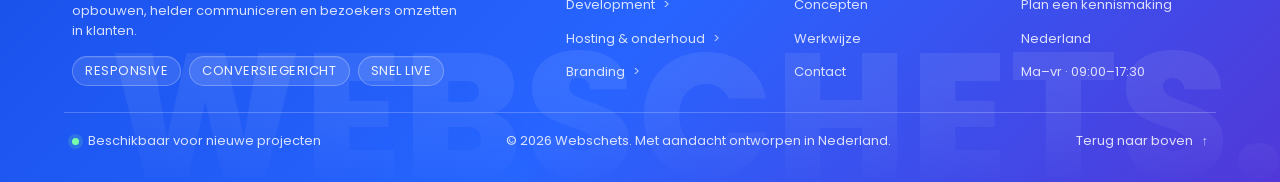
<file: hosting.html>
<!doctype html>
<html lang="nl">
<head>
  <meta charset="UTF-8">
  <meta name="viewport" content="width=device-width,initial-scale=1">
  <meta name="description" content="Hosting en onderhoud door Webschets: een snelle, veilige en actief beheerde website met back-ups, monitoring en persoonlijke support.">
  <title>Hosting &amp; onderhoud — Webschets</title>
  <link rel="icon" href="assets/webschets-favicon.png" type="image/png">
  <link rel="stylesheet" href="styles.css?v=35">
  <link rel="stylesheet" href="shared-header.css?v=30">
  <link rel="stylesheet" href="typography.css?v=6">
  <link rel="stylesheet" href="logo-assets.css?v=2">
  <link rel="stylesheet" href="shared-footer.css?v=10">
  <link rel="stylesheet" href="webdesign.css?v=57">
  <link rel="stylesheet" href="hosting.css?v=8">
  <link rel="stylesheet" href="card-title-weight.css?v=1">
  <link rel="stylesheet" href="shared-design-system.css?v=10">
  <link rel="stylesheet" href="shared-proof-list.css?v=6">
</head>
<body class="webdesign-page hosting-page" id="top">
  <div class="noise"></div>
  <header class="nav shell shared-site-header" id="site-header">
    <a class="logo" href="index.html" aria-label="Webschets home"><img class="site-logo-image" src="assets/webschets-logo.svg" alt="Webschets"></a>
    <nav aria-label="Hoofdnavigatie"><a href="index.html">Home</a><a class="active" href="diensten.html">Diensten</a><a href="werk.html">Concepten</a><a href="werkwijze.html">Werkwijze</a><a href="contact.html">Contact</a></nav>
      <a class="nav-cta" href="contact.html">Start jouw aanvraag <span class="nav-cta-icon" aria-hidden="true"><svg viewBox="0 0 20 20"><path d="m7 5 5 5-5 5"/></svg></span></a>
    <button class="menu" type="button" aria-label="Menu openen" aria-expanded="false">☰</button>
  </header>

  <main>
    <section class="wd-service-intro shell hosting-service-intro" aria-labelledby="hosting-title">
      <div class="wd-service-intro-top">
        <span class="wd-eyebrow">Hosting &amp; onderhoud door Webschets</span>
        <p>Hosting · Beveiliging · Back-ups · Support</p>
      </div>
      <h1 id="hosting-title">Hosting &amp;<br>onderhoud<span>.</span></h1>
      <span class="wd-column-label service-intro-shared-label">Wat we voor je beheren</span>
      <div class="wd-service-intro-grid">
        <div class="wd-service-intro-copy">
          <h2>Snel en veilig. <span>Altijd bereikbaar.</span></h2>
          <div class="wd-service-explanation">
            <p><strong>Altijd beschikbaar.</strong><span>We bewaken bereikbaarheid en grijpen in wanneer de techniek aandacht nodig heeft.</span></p>
            <p><strong>Actief beschermd.</strong><span>SSL, beveiligingsupdates en controles verkleinen risico’s voordat ze problemen worden.</span></p>
            <p><strong>Snel hersteld.</strong><span>Met automatische back-ups staat er altijd een recent en betrouwbaar herstelpunt klaar.</span></p>
          </div>
        </div>
        <div class="wd-service-intro-copy wd-service-intro-copy--second">
          <h2>Zorgeloos beheerd. <span>Altijd veilig online.</span></h2>
          <div class="wd-service-explanation">
            <p><strong>Managed hosting.</strong><span>Een professioneel ingerichte omgeving met caching, SSL en passende servercapaciteit.</span></p>
            <p><strong>Continu onderhoud.</strong><span>Updates, controles en optimalisaties worden gepland en zorgvuldig uitgevoerd.</span></p>
            <p><strong>Persoonlijke support.</strong><span>Je spreekt direct met Webschets wanneer je een vraag, storing of wijziging hebt.</span></p>
          </div>
        </div>
      </div>
    </section>

    <section class="host-status shell" aria-labelledby="host-status-title">
      <div class="host-status-copy">
        <span class="wd-eyebrow">Rust door overzicht</span>
        <h2 id="host-status-title">Niet alleen online.<br><em>Aantoonbaar onder controle.</em></h2>
        <p>Hosting is pas zorgeloos wanneer iemand de signalen begrijpt. Daarom combineren we monitoring, onderhoud en support in één beheerde dienst.</p>
      </div>
      <figure class="host-status-visual" aria-label="3D-overzicht van monitoring, beveiliging en automatische back-ups">
        <img src="assets/hosting-health-3d.png" alt="3D dashboard voor websitegezondheid, SSL-beveiliging en back-ups">
        <figcaption><i></i> Websitegezondheid continu bewaakt</figcaption>
      </figure>
    </section>

    <section class="host-protection" aria-labelledby="host-protection-title">
      <div class="shell">
        <div class="host-protection-heading"><span class="wd-eyebrow">Beveiliging in lagen</span><h2 id="host-protection-title">Geen losse instelling.<br><em>Een doorlopende beschermingslaag.</em></h2><p>Vier beveiligingslagen werken voortdurend samen. Zo blijft je website veilig, actueel en betrouwbaar — zonder technisch gedoe.</p></div>
        <div class="host-protection-spine" aria-label="Vier samenwerkende beschermingslagen">
          <div class="host-spine-line" aria-hidden="true"></div>
          <article class="host-spine-item host-spine-left host-spine-one"><div><h3>Veilige verbinding</h3><p>SSL en correcte doorverwijzingen.</p></div><i aria-hidden="true">⌑</i></article>
          <article class="host-spine-item host-spine-right host-spine-two"><i aria-hidden="true">↻</i><div><h3>Actuele software</h3><p>Updates sluiten kwetsbaarheden.</p></div></article>
          <article class="host-spine-item host-spine-left host-spine-three"><div><h3>Toegangsbeheer</h3><p>Gerichte rechten en sterke accounts.</p></div><i aria-hidden="true">⌁</i></article>
          <article class="host-spine-item host-spine-right host-spine-four"><i aria-hidden="true">◎</i><div><h3>Technische controle</h3><p>Afwijkingen worden vroeg gesignaleerd.</p></div></article>
          <div class="host-spine-core"><img src="assets/webschets-favicon.png" alt="Webschets"></div>
          <span class="host-spine-status">Bescherming actief</span>
        </div>
      </div>
    </section>

    <section class="host-recovery shell" aria-labelledby="host-recovery-title">
      <div class="host-recovery-visual" aria-label="Tijdlijn van automatische back-ups">
        <div class="host-recovery-top"><span>HERSTELPUNTEN</span><b>Automatisch opgeslagen</b></div>
        <div class="host-timeline"><article><i></i><small>VANDAAG · 03:00</small><strong>Volledige back-up</strong><span>Website + database</span></article><article><i></i><small>GISTEREN · 03:00</small><strong>Volledige back-up</strong><span>Veilig bewaard</span></article><article><i></i><small>2 DAGEN GELEDEN</small><strong>Herstelpunt</strong><span>Beschikbaar</span></article></div>
        <div class="host-restore"><span>Herstelcontrole</span><strong>Klaar om terug te zetten</strong><i>✓</i></div>
      </div>
      <div class="host-recovery-copy"><span class="wd-eyebrow">Back-up én herstel</span><h2 id="host-recovery-title">Een back-up telt pas als je erop kunt vertrouwen.</h2><p>We maken automatisch herstelpunten van de website en relevante gegevens. Wanneer herstel nodig is, beoordelen we eerst het juiste moment en zetten we gecontroleerd terug.</p><ul><li>Dagelijkse automatische back-ups</li><li>Meerdere herstelmomenten beschikbaar</li><li>Veilig buiten de website opgeslagen</li><li>Herstel uitgevoerd door Webschets</li></ul></div>
    </section>

    <section class="host-rhythm shell" aria-labelledby="host-rhythm-title">
      <div class="host-rhythm-heading"><h2 id="host-rhythm-title">Wat gebeurt er achter de schermen?</h2><p>Niet iedere taak hoeft dagelijks, maar iedere taak moet op het juiste moment gebeuren. Dit ritme houdt de technische basis gezond.</p></div>
      <div class="host-rhythm-grid"><article><span>DAGELIJKS</span><h3>Monitoring &amp; back-ups</h3><p>Bereikbaarheid bewaken en actuele herstelpunten veilig vastleggen.</p></article><article><span>PERIODIEK</span><h3>Updates &amp; controles</h3><p>Software bijwerken, functies nalopen en technische meldingen beoordelen.</p></article><article><span>DOORLOPEND</span><h3>Performance</h3><p>Belangrijke signalen volgen en optimaliseren wanneer dat aantoonbaar nodig is.</p></article><article><span>WANNEER NODIG</span><h3>Support &amp; herstel</h3><p>Direct schakelen bij vragen, wijzigingen of onverwachte technische problemen.</p></article></div>
    </section>

    <section class="host-support shell" aria-labelledby="host-support-title">
      <div class="host-support-copy"><span class="wd-eyebrow">Support zonder doorverwijzen</span><h2 id="host-support-title">Eén aanspreekpunt dat <em>jouw website al kent.</em></h2><p>Je hoeft geen servertermen te kennen of verschillende leveranciers te bellen. Webschets kent de website, onderzoekt de vraag en vertelt duidelijk wat er nodig is.</p><div class="host-support-pills"><span>Direct contact</span><span>Duidelijke uitleg</span><span>Technische opvolging</span></div></div>
      <div class="host-support-console" aria-label="Voorbeeld van persoonlijke support">
        <div class="host-support-console-head"><span class="host-support-avatar"><img src="assets/webschets-favicon.png" alt=""></span><div><small>DIRECT MET WEBSCHETS</small><strong>Persoonlijke support</strong></div><i>ONLINE</i></div>
        <div class="host-support-conversation"><p class="host-message host-message-client"><small>JOUW VRAAG · 10:14</small><span>“Er werkt iets niet zoals verwacht. Kunnen jullie meekijken?”</span></p><p class="host-message host-message-webschets"><small>WEBSCHETS · 10:18</small><span>We kennen je website en zoeken dit direct voor je uit. Je krijgt een duidelijke terugkoppeling.</span></p></div>
        <div class="host-support-status"><span><i></i>Vraag ontvangen</span><span><i></i>Techniek gecontroleerd</span><span class="active"><i></i>Oplossing in beeld</span></div>
      </div>
    </section>

    <section class="host-included shell" aria-labelledby="host-included-title">
      <div class="host-included-heading"><h2 id="host-included-title">Alles voor een betrouwbare website.<br><em>Onder één dak.</em></h2><p>De precieze inrichting stemmen we af op jouw website. Deze onderdelen vormen de vaste basis van onze managed dienst.</p></div>
      <div class="host-included-grid">
        <div class="host-included-core"><img src="assets/webschets-favicon.png" alt=""><strong>Beheerd door<br>Webschets</strong><span>één betrouwbare basis</span></div>
        <article><i>⌁</i><div><h3>Managed hosting</h3><p>Professioneel ingericht en volledig beheerd.</p></div></article>
        <article><i>✓</i><div><h3>SSL-certificaat</h3><p>Iedere verbinding veilig versleuteld.</p></div></article>
        <article><i>↻</i><div><h3>Dagelijkse back-ups</h3><p>Recente herstelpunten staan altijd klaar.</p></div></article>
        <article><i>↑</i><div><h3>Technische updates</h3><p>Onderhoud zorgvuldig en tijdig uitgevoerd.</p></div></article>
        <article><i>◉</i><div><h3>Monitoring</h3><p>Bereikbaarheid en signalen continu in beeld.</p></div></article>
        <article><i>→</i><div><h3>Persoonlijke support</h3><p>Direct contact met iemand die je site kent.</p></div></article>
      </div>
    </section>

    <section class="host-plan shell" aria-labelledby="host-plan-title">
      <div class="host-plan-heading"><span class="wd-eyebrow">Duidelijke maandbasis</span><h2 id="host-plan-title">Volledig beheerd.<br><em>Zonder technische ruis.</em></h2><p>Drie niveaus met een heldere basis. Kies hoeveel monitoring, capaciteit en ondersteuning jouw website nodig heeft.</p></div>
      <div class="host-plan-visual" aria-label="Webcare-pakketten en vanafprijzen">
        <article class="host-plan-tier"><div class="host-plan-tier-top"><span>WEBSCHETS CARE</span><h3>Care</h3><p>Voor compacte websites die veilig, snel en actueel moeten blijven.</p></div><div class="host-price"><small>VANAF</small><strong>€ 49,95</strong><em>per maand · excl. btw</em></div><ul><li>Beheerde hosting en SSL</li><li>Dagelijkse back-ups</li><li>Updates en monitoring</li></ul></article>
        <article class="host-plan-tier host-plan-tier-featured"><div class="host-plan-tier-top"><span>CARE+ <b>MEEST GEKOZEN</b></span><h3>Care+</h3><p>Voor professionele websites die actieve monitoring en betrouwbare ondersteuning vragen.</p></div><div class="host-price"><small>VANAF</small><strong>€ 69,95</strong><em>per maand · excl. btw</em></div><ul><li>Alles uit Webschets Care</li><li>Actieve performancebewaking</li><li>Technische ondersteuning</li></ul></article>
        <article class="host-plan-tier"><div class="host-plan-tier-top"><span>CARE PRO</span><h3>Care Pro</h3><p>Voor groeiende websites met meer capaciteit, intensievere bewaking en snellere support.</p></div><div class="host-price"><small>VANAF</small><strong>€ 89,95</strong><em>per maand · excl. btw</em></div><ul><li>Alles uit Care+</li><li>Uitgebreide performancebewaking</li><li>Prioriteit bij support</li></ul></article>
      </div>
      <div class="host-plan-action"><p>Kies het Webschets Care-pakket dat past bij de monitoring, capaciteit en ondersteuning die jouw website nodig heeft.</p><a class="wd-button" href="contact.html">Vergelijk jouw opties <b>↗</b></a></div>
    </section>

    <section class="host-care-compare shell" aria-labelledby="host-care-compare-title">
      <div class="host-care-compare-heading">
        <span class="wd-eyebrow">Pakketten vergelijken</span>
        <h2 id="host-care-compare-title">Welke Care<br><em>past bij jou?</em></h2>
        <p>Vergelijk alleen de verschillen die ertoe doen. Care+ is voor de meeste zakelijke websites de beste balans tussen actief beheer, monitoring en persoonlijke support.</p>
      </div>
      <div class="host-care-table-wrap">
        <table class="host-care-table">
          <thead><tr>
            <th scope="col"><span>Vergelijking</span><strong>Belangrijkste verschillen</strong></th>
            <th scope="col"><span>Goede basis</span><strong>Care</strong><small>€ 49,95 p/m</small></th>
            <th scope="col" class="is-featured"><b>AANBEVOLEN</b><span>Beste balans</span><strong>Care+</strong><small>€ 69,95 p/m</small></th>
            <th scope="col"><span>Maximale zekerheid</span><strong>Care Pro</strong><small>€ 89,95 p/m</small></th>
          </tr></thead>
          <tbody>
            <tr><th scope="row">Beste keuze voor</th><td>Compacte websites</td><td class="is-featured"><strong>Zakelijke websites</strong></td><td>Groeiende en kritieke websites</td></tr>
            <tr><th scope="row">Monitoring</th><td>Bereikbaarheid</td><td class="is-featured">Bereikbaarheid + performance</td><td>Uitgebreid en proactief</td></tr>
            <tr><th scope="row">Technisch beheer</th><td>Reguliere updates</td><td class="is-featured">Actief beheerd</td><td>Proactief beheerd</td></tr>
            <tr><th scope="row">Support</th><td>Op aanvraag</td><td class="is-featured">Persoonlijke support</td><td>Support met prioriteit</td></tr>
            <tr><th scope="row">Back-ups</th><td>Dagelijks</td><td class="is-featured">Dagelijks + controle</td><td>Uitgebreid + controle</td></tr>
          </tbody>
        </table>
      </div>
    </section>

    <section class="host-faq shell" aria-labelledby="host-faq-title">
      <div><span class="wd-eyebrow">Hosting FAQ</span><h2 id="host-faq-title">Praktische vragen.<br><em>Duidelijke antwoorden.</em></h2></div>
      <div class="wd-faq-list"><details><summary>Kan Webschets mijn bestaande website hosten?<span>+</span></summary><p>Dat hangt af van de gebruikte techniek en huidige staat. We controleren eerst wat nodig is voor een veilige en betrouwbare verhuizing.</p></details><details><summary>Wat gebeurt er als mijn website uitvalt?<span>+</span></summary><p>We onderzoeken de oorzaak, herstellen de bereikbaarheid en gebruiken indien nodig een geschikt herstelpunt.</p></details><details><summary>Zijn inhoudelijke wijzigingen inbegrepen?<span>+</span></summary><p>Klein technisch beheer valt binnen de dienst. Voor nieuwe pagina’s, functies of omvangrijke contentwijzigingen maken we vooraf een duidelijke inschatting.</p></details><details><summary>Hoe vaak worden back-ups gemaakt?<span>+</span></summary><p>Standaard dagelijks. Bij websites met veel veranderende gegevens kan een andere frequentie passender zijn.</p></details><details><summary>Kan ik later op- of afschalen?<span>+</span></summary><p>Ja. We beoordelen capaciteit en beheer opnieuw wanneer bezoekersaantallen, functionaliteit of bedrijfsbehoeften veranderen.</p></details></div>
    </section>

    <section class="wd-final-cta shell host-final-cta"><span>Je website verdient blijvende aandacht</span><h2>Online blijven zonder<br><em>technische zorgen.</em></h2><p>Laat Webschets de hosting en het onderhoud beheren, zodat jij je kunt richten op je bedrijf.</p><a class="wd-button" href="contact.html">Bespreek jouw hosting <span>↗</span></a></section>
  </main>

  <footer class="shell"><p>Webschets</p></footer>
  <script src="app.js?v=8"></script>
  <script src="shared-header.js?v=10"></script>
  <script src="shared-footer.js?v=6"></script>
</body>
</html>
</file>
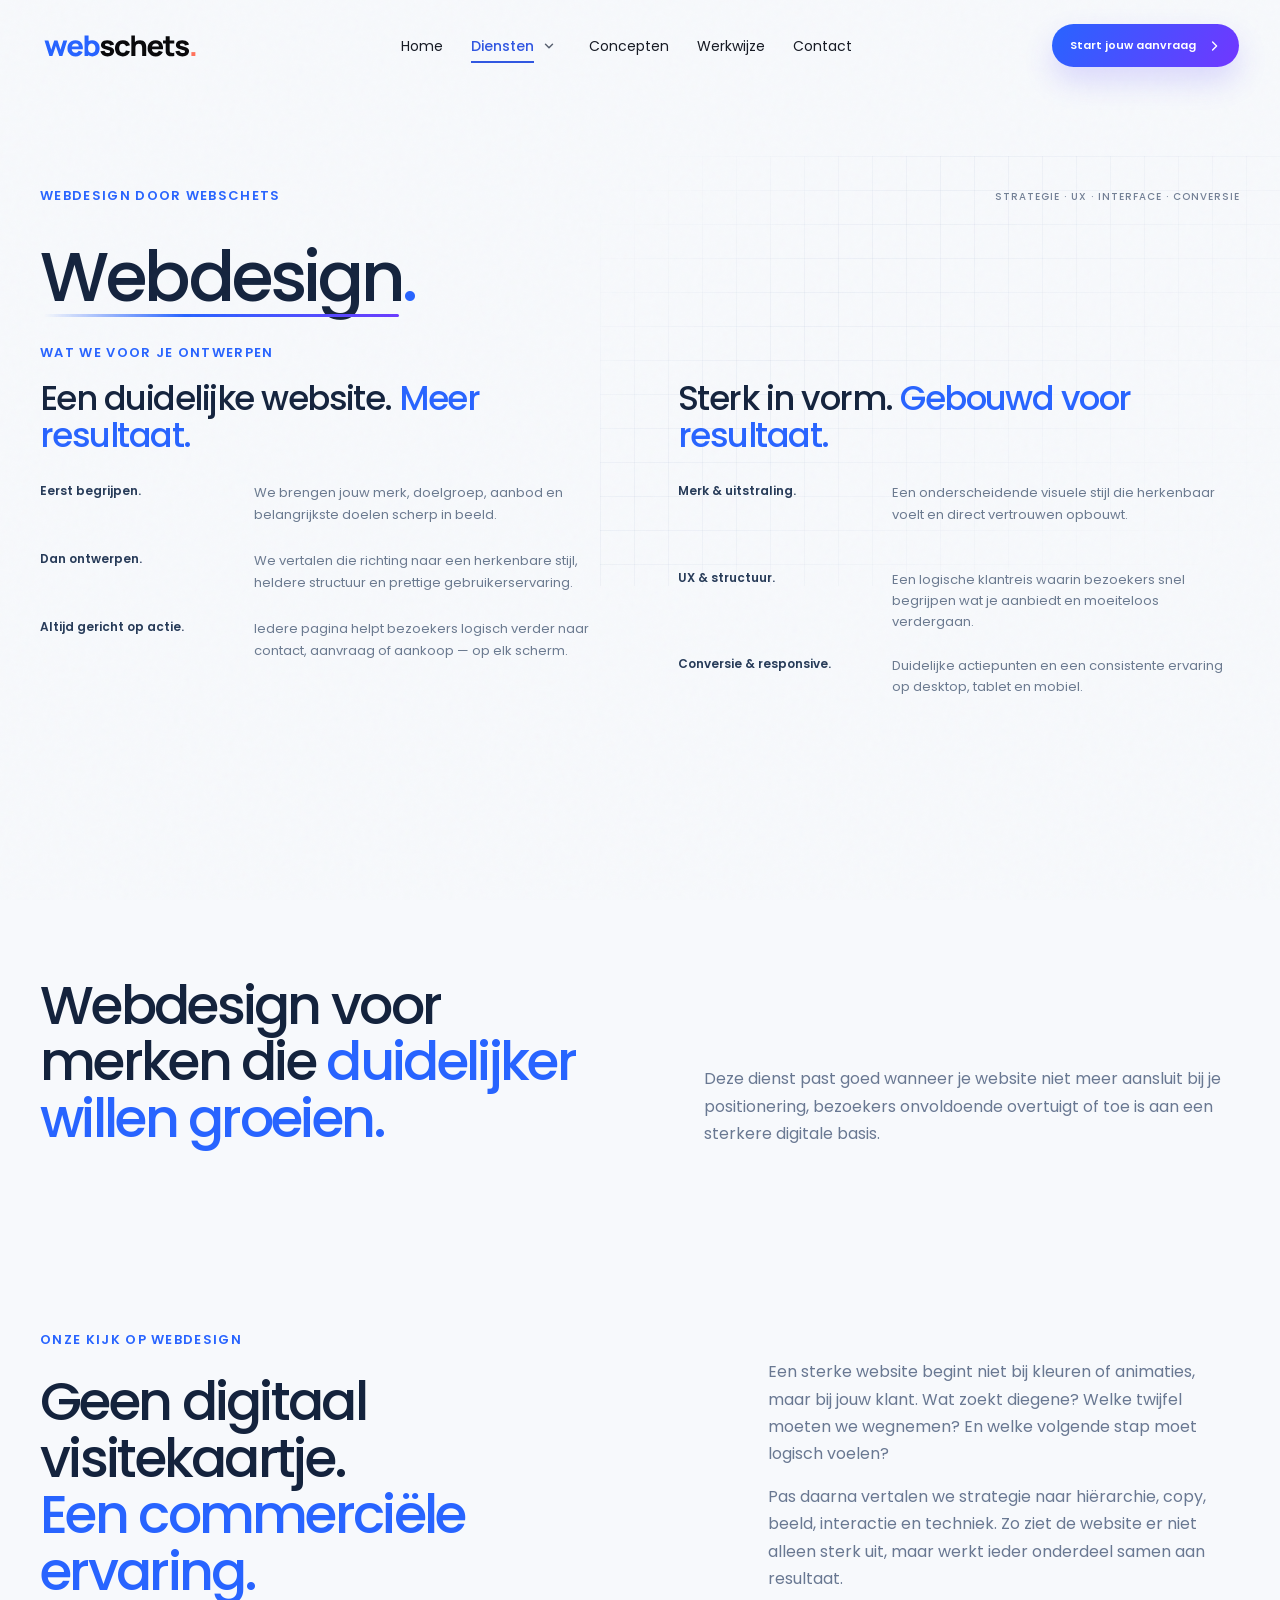
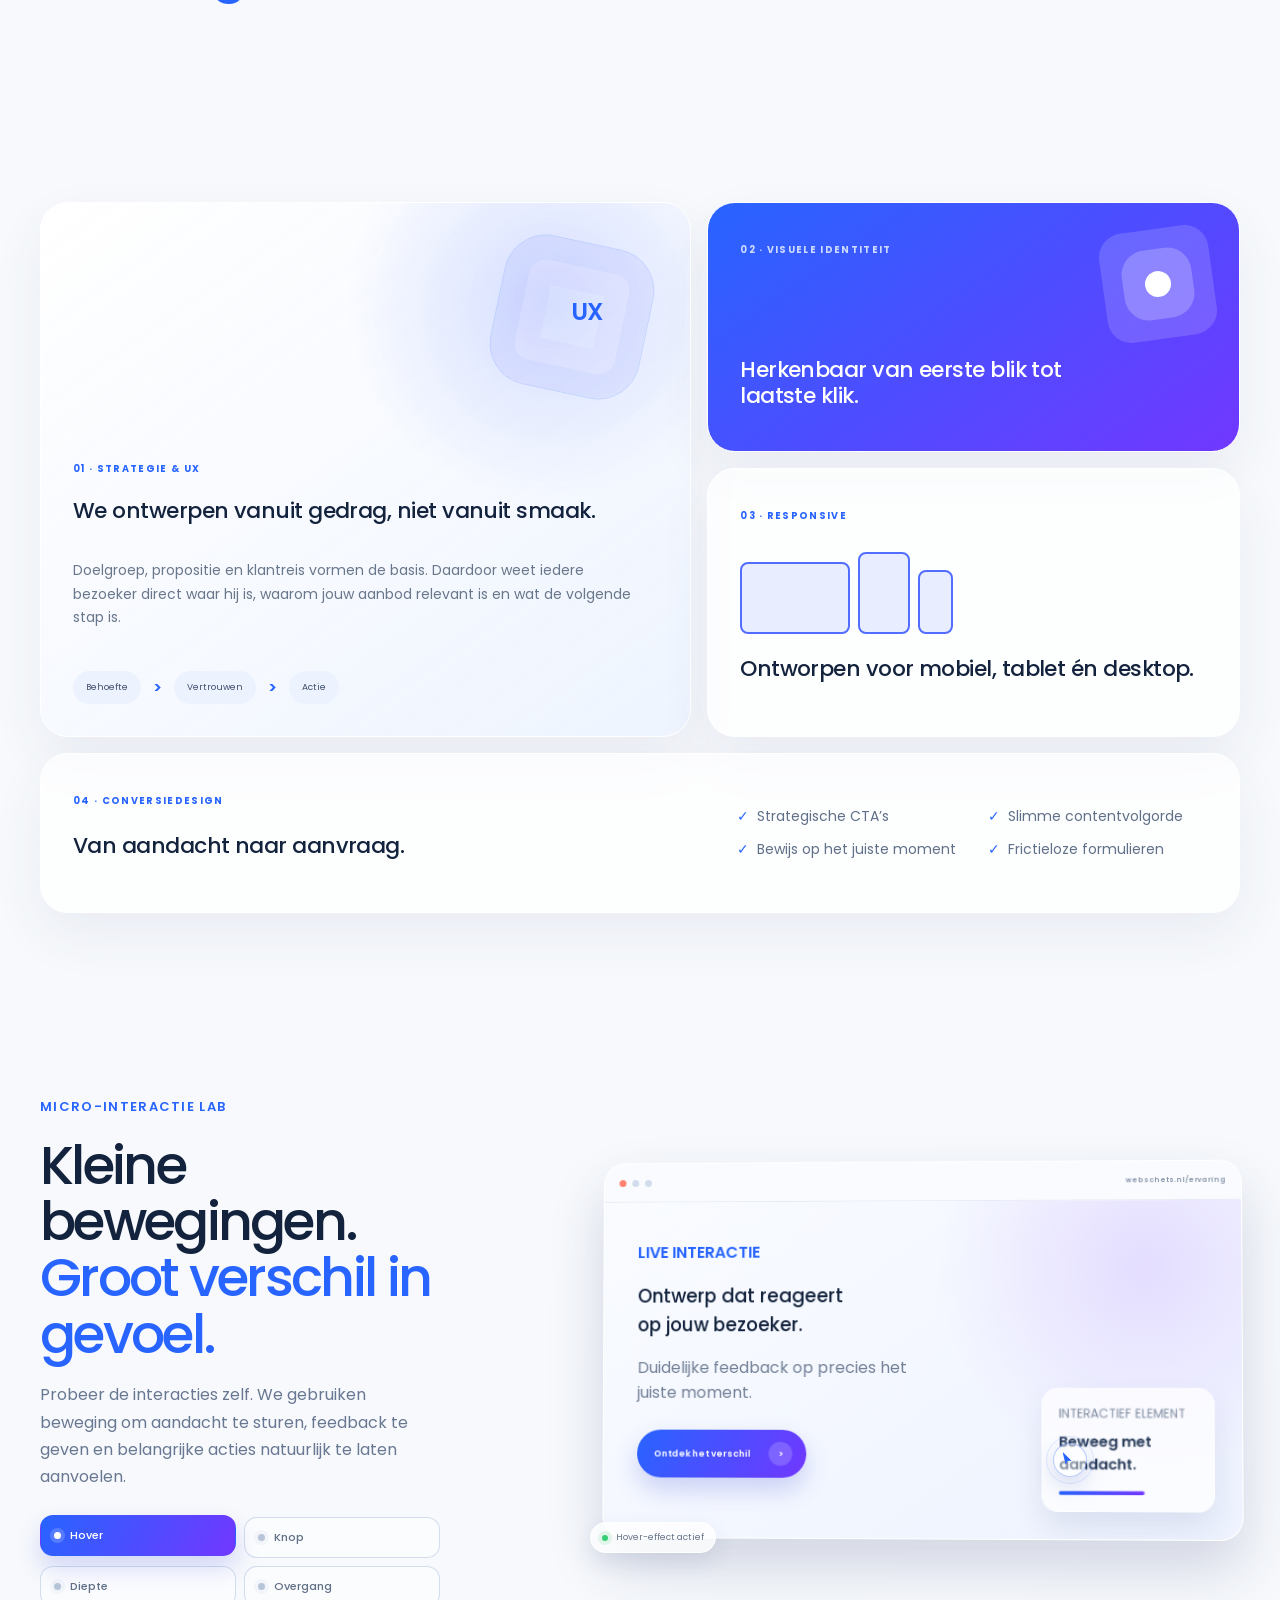
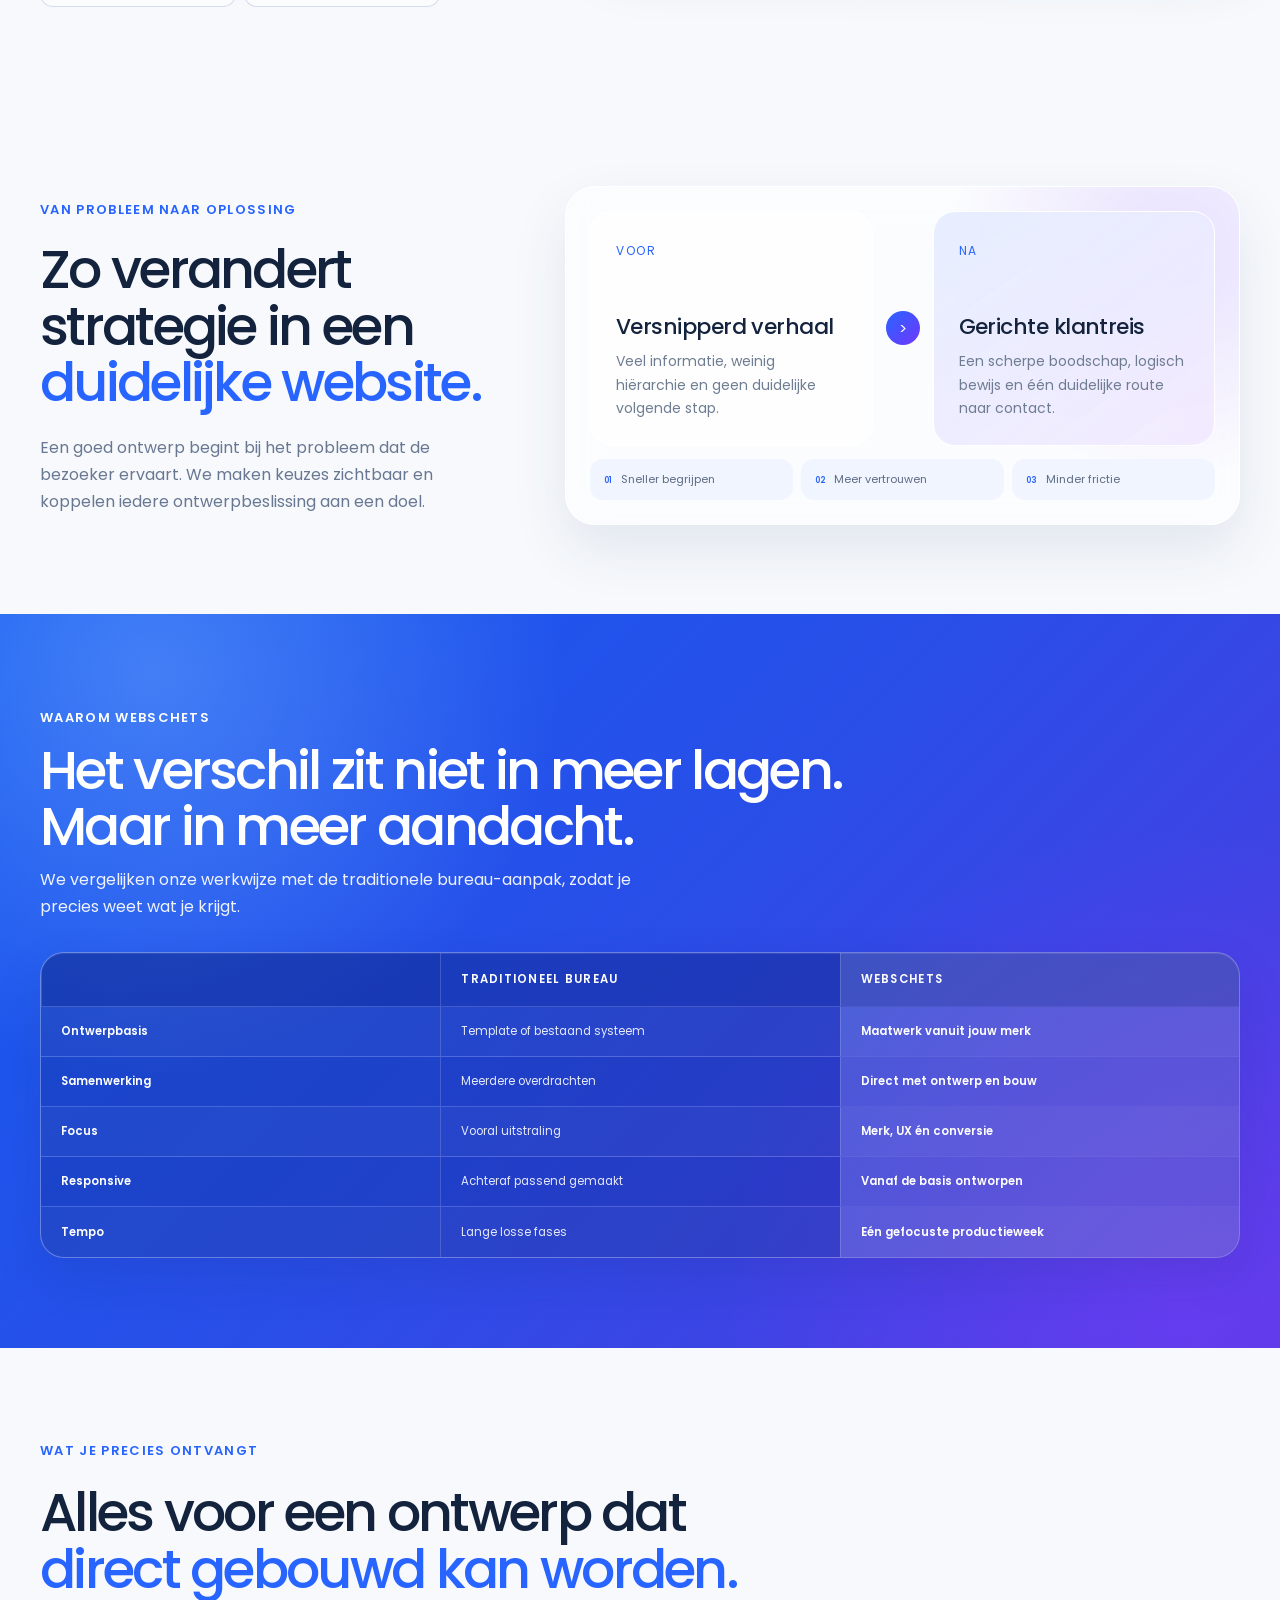
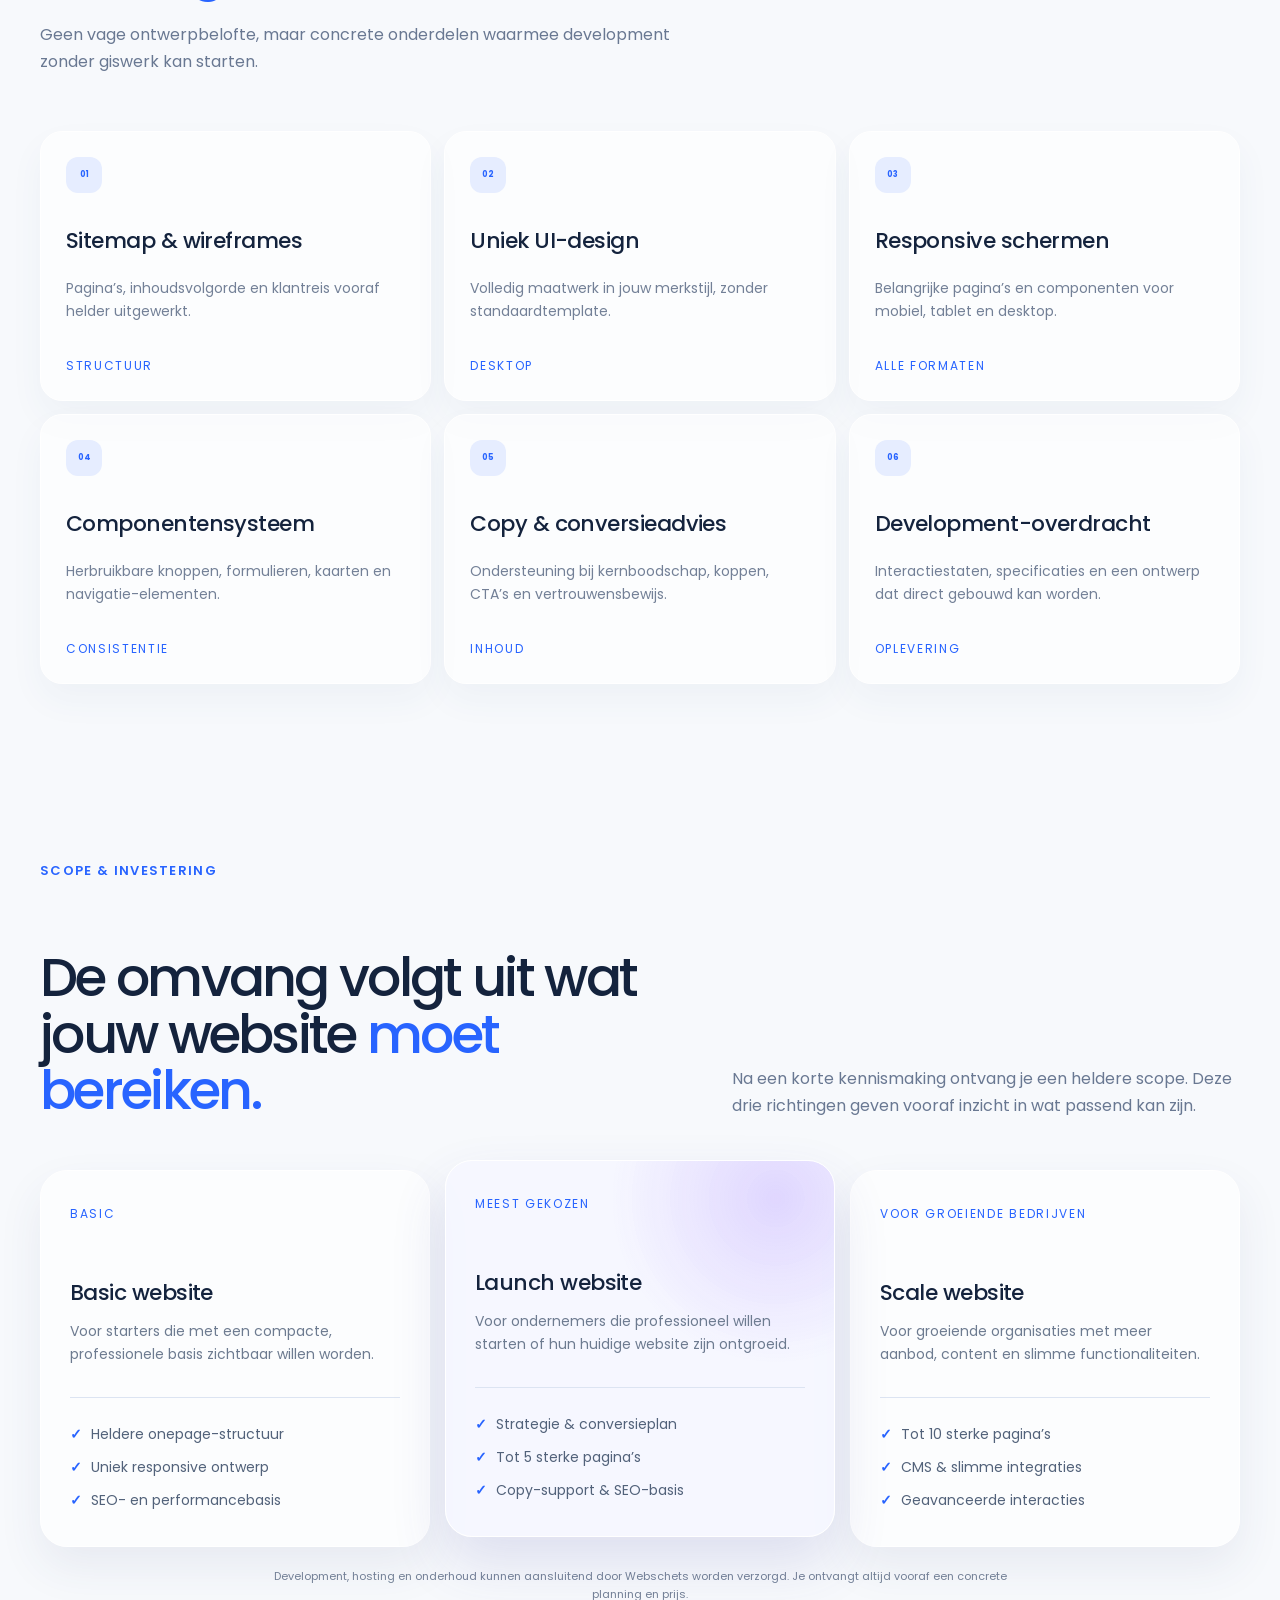
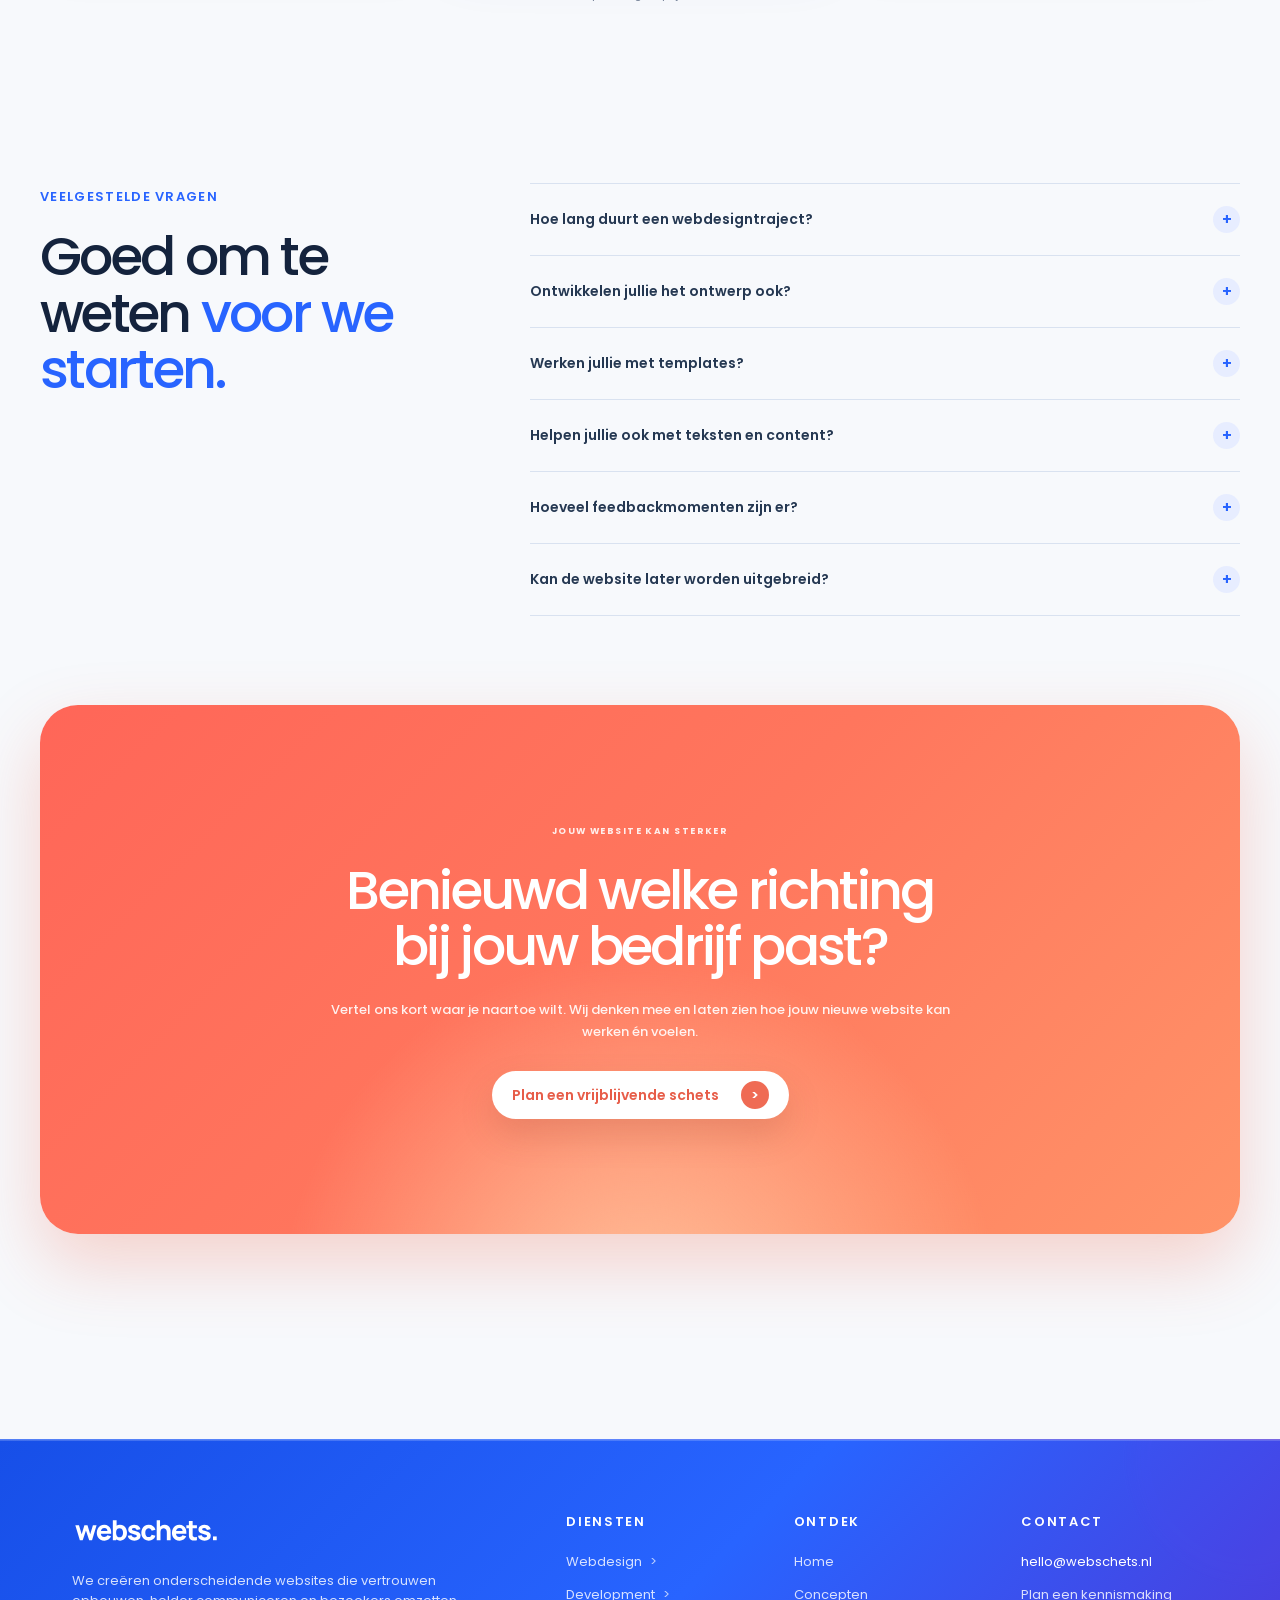
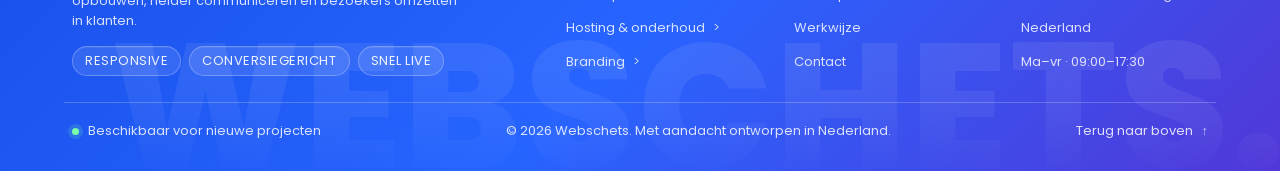
<file: webdesign.html>
<!doctype html>
<html lang="nl">
<head>
  <meta charset="UTF-8">
  <meta name="viewport" content="width=device-width,initial-scale=1">
  <meta name="description" content="Webdesign door Webschets: unieke, snelle en conversiegerichte websites die op ieder apparaat overtuigen.">
  <title>Webdesign — Webschets</title>
  <link rel="icon" href="assets/webschets-favicon.png" type="image/png">
  <link rel="stylesheet" href="styles.css?v=35">
  <link rel="stylesheet" href="shared-header.css?v=30">
  <link rel="stylesheet" href="typography.css?v=6">
  <link rel="stylesheet" href="logo-assets.css?v=2">
  <link rel="stylesheet" href="shared-footer.css?v=10">
  <link rel="stylesheet" href="webdesign.css?v=59">
<link rel="stylesheet" href="card-title-weight.css?v=1">
  <link rel="stylesheet" href="shared-design-system.css?v=10">
  <link rel="stylesheet" href="shared-proof-list.css?v=6">
</head>
<body class="webdesign-page" id="top">
  <div class="noise"></div>
  <header class="nav shell shared-site-header" id="site-header">
    <a class="logo" href="index.html" aria-label="Webschets home"><img class="site-logo-image" src="assets/webschets-logo.svg" alt="Webschets"></a>
    <nav aria-label="Hoofdnavigatie"><a href="index.html">Home</a><a class="active" href="diensten.html">Diensten</a><a href="werk.html">Concepten</a><a href="werkwijze.html">Werkwijze</a><a href="contact.html">Contact</a></nav>
      <a class="nav-cta" href="contact.html">Start jouw aanvraag <span class="nav-cta-icon" aria-hidden="true"><svg viewBox="0 0 20 20"><path d="m7 5 5 5-5 5"/></svg></span></a>
    <button class="menu" type="button" aria-label="Menu openen" aria-expanded="false">☰</button>
  </header>

  <main>
    <section class="wd-service-intro shell" aria-labelledby="webdesign-title">
      <div class="wd-service-intro-top">
        <span class="wd-eyebrow">Webdesign door Webschets</span>
        <p>Strategie · UX · Interface · Conversie</p>
      </div>
      <h1 id="webdesign-title">Webdesign<span>.</span></h1>
      <span class="wd-column-label service-intro-shared-label">Wat we voor je ontwerpen</span>
      <div class="wd-service-intro-grid">
        <div class="wd-service-intro-copy">
          <h2>Een duidelijke website. <span>Meer resultaat.</span></h2>
          <div class="wd-service-explanation">
            <p><strong>Eerst begrijpen.</strong><span>We brengen jouw merk, doelgroep, aanbod en belangrijkste doelen scherp in beeld.</span></p>
            <p><strong>Dan ontwerpen.</strong><span>We vertalen die richting naar een herkenbare stijl, heldere structuur en prettige gebruikerservaring.</span></p>
            <p><strong>Altijd gericht op actie.</strong><span>Iedere pagina helpt bezoekers logisch verder naar contact, aanvraag of aankoop — op elk scherm.</span></p>
          </div>
        </div>
        <div class="wd-service-intro-copy wd-service-intro-copy--second">
          <h2>Sterk in vorm. <span>Gebouwd voor resultaat.</span></h2>
          <div class="wd-service-explanation">
            <p><strong>Merk &amp; uitstraling.</strong><span>Een onderscheidende visuele stijl die herkenbaar voelt en direct vertrouwen opbouwt.</span></p>
            <p><strong>UX &amp; structuur.</strong><span>Een logische klantreis waarin bezoekers snel begrijpen wat je aanbiedt en moeiteloos verdergaan.</span></p>
            <p><strong>Conversie &amp; responsive.</strong><span>Duidelijke actiepunten en een consistente ervaring op desktop, tablet en mobiel.</span></p>
          </div>
        </div>
      </div>

    </section>

    <section class="wd-fit shell" aria-labelledby="wd-fit-title">
      <div class="wd-fit-heading">
        <h2 id="wd-fit-title">Webdesign voor merken die <em>duidelijker willen groeien.</em></h2>
        <p>Deze dienst past goed wanneer je website niet meer aansluit bij je positionering, bezoekers onvoldoende overtuigt of toe is aan een sterkere digitale basis.</p>
      </div>
    </section>

    <section class="wd-intro shell" id="aanpak">
      <div class="wd-section-heading">
        <span class="wd-eyebrow">Onze kijk op webdesign</span>
        <h2>Geen digitaal visitekaartje.<br><em>Een commerciële ervaring.</em></h2>
      </div>
      <div class="wd-intro-copy">
        <p>Een sterke website begint niet bij kleuren of animaties, maar bij jouw klant. Wat zoekt diegene? Welke twijfel moeten we wegnemen? En welke volgende stap moet logisch voelen?</p>
        <p>Pas daarna vertalen we strategie naar hiërarchie, copy, beeld, interactie en techniek. Zo ziet de website er niet alleen sterk uit, maar werkt ieder onderdeel samen aan resultaat.</p>
      </div>
    </section>

    <section class="wd-bento shell" aria-label="Onderdelen van ons webdesign">
      <article class="wd-bento-large">
        <span>01 · STRATEGIE & UX</span>
        <h3>We ontwerpen vanuit gedrag, niet vanuit smaak.</h3>
        <p>Doelgroep, propositie en klantreis vormen de basis. Daardoor weet iedere bezoeker direct waar hij is, waarom jouw aanbod relevant is en wat de volgende stap is.</p>
        <div class="wd-flow"><i>Behoefte</i><b>→</b><i>Vertrouwen</i><b>→</b><i>Actie</i></div>
      </article>
      <article class="wd-bento-card wd-gradient-card">
        <span>02 · VISUELE IDENTITEIT</span>
        <div class="wd-design-mark"><i></i><i></i><i></i></div>
        <h3>Herkenbaar van eerste blik tot laatste klik.</h3>
      </article>
      <article class="wd-bento-card">
        <span>03 · RESPONSIVE</span>
        <div class="wd-device-lines"><i></i><i></i><i></i></div>
        <h3>Ontworpen voor mobiel, tablet én desktop.</h3>
      </article>
      <article class="wd-bento-wide">
        <div><span>04 · CONVERSIEDESIGN</span><h3>Van aandacht naar aanvraag.</h3></div>
        <ul><li>Strategische CTA’s</li><li>Slimme contentvolgorde</li><li>Bewijs op het juiste moment</li><li>Frictieloze formulieren</li></ul>
      </article>
    </section>

    <section class="wd-motion-lab shell" aria-labelledby="motion-lab-title">
      <div class="wd-motion-copy">
        <span class="wd-eyebrow">Micro-interactie lab</span>
        <h2 id="motion-lab-title">Kleine bewegingen.<br><em>Groot verschil in gevoel.</em></h2>
        <p>Probeer de interacties zelf. We gebruiken beweging om aandacht te sturen, feedback te geven en belangrijke acties natuurlijk te laten aanvoelen.</p>
        <div class="wd-motion-controls" role="group" aria-label="Kies een interactie">
          <button class="is-active" type="button" data-motion="hover" aria-pressed="true"><i></i>Hover</button>
          <button type="button" data-motion="button" aria-pressed="false"><i></i>Knop</button>
          <button type="button" data-motion="depth" aria-pressed="false"><i></i>Diepte</button>
          <button type="button" data-motion="flow" aria-pressed="false"><i></i>Overgang</button>
        </div>
      </div>
      <div class="wd-motion-stage" data-motion-stage="hover">
        <div class="wd-motion-grid" aria-hidden="true"></div>
        <div class="wd-motion-browser">
          <div class="wd-motion-browserbar"><span></span><span></span><span></span><b>webschets.nl/ervaring</b></div>
          <div class="wd-motion-screen">
            <span class="wd-motion-label">LIVE INTERACTIE</span>
            <h3>Ontwerp dat reageert<br>op jouw bezoeker.</h3>
            <p>Duidelijke feedback op precies het juiste moment.</p>
            <button type="button">Ontdek het verschil <i>→</i></button>
            <div class="wd-motion-card"><small>INTERACTIEF ELEMENT</small><strong>Beweeg met aandacht.</strong><span></span></div>
          </div>
        </div>
        <div class="wd-motion-cursor" aria-hidden="true"><span></span></div>
        <div class="wd-motion-status"><i></i><span>Hover-effect actief</span></div>
      </div>
    </section>

    <section class="wd-case shell" aria-labelledby="wd-case-title">
      <div class="wd-case-copy">
        <span class="wd-eyebrow">Van probleem naar oplossing</span>
        <h2 id="wd-case-title">Zo verandert strategie in een <em>duidelijke website.</em></h2>
        <p>Een goed ontwerp begint bij het probleem dat de bezoeker ervaart. We maken keuzes zichtbaar en koppelen iedere ontwerpbeslissing aan een doel.</p>
      </div>
      <div class="wd-case-board">
        <article><small>VOOR</small><h3>Versnipperd verhaal</h3><p>Veel informatie, weinig hiërarchie en geen duidelijke volgende stap.</p></article>
        <div class="wd-case-arrow" aria-hidden="true">→</div>
        <article class="is-result"><small>NA</small><h3>Gerichte klantreis</h3><p>Een scherpe boodschap, logisch bewijs en één duidelijke route naar contact.</p></article>
        <div class="wd-case-metrics"><span><b>01</b>Sneller begrijpen</span><span><b>02</b>Meer vertrouwen</span><span><b>03</b>Minder frictie</span></div>
      </div>
    </section>

    <section class="wd-compare">
      <div class="shell">
        <div class="wd-section-heading">
          <span class="wd-eyebrow">Waarom Webschets</span>
          <h2>Het verschil zit niet in meer lagen.<br><em>Maar in meer aandacht.</em></h2>
          <p>We vergelijken onze werkwijze met de traditionele bureau-aanpak, zodat je precies weet wat je krijgt.</p>
        </div>
        <div class="wd-compare-grid">
          <div class="wd-compare-labels"><span></span><b>Traditioneel bureau</b><b class="is-us">Webschets</b></div>
          <div><strong>Ontwerpbasis</strong><span>Template of bestaand systeem</span><span class="is-us">Maatwerk vanuit jouw merk</span></div>
          <div><strong>Samenwerking</strong><span>Meerdere overdrachten</span><span class="is-us">Direct met ontwerp en bouw</span></div>
          <div><strong>Focus</strong><span>Vooral uitstraling</span><span class="is-us">Merk, UX én conversie</span></div>
          <div><strong>Responsive</strong><span>Achteraf passend gemaakt</span><span class="is-us">Vanaf de basis ontworpen</span></div>
          <div><strong>Tempo</strong><span>Lange losse fases</span><span class="is-us">Eén gefocuste productieweek</span></div>
        </div>
      </div>
    </section>

    <section class="wd-included shell">
      <div class="wd-section-heading"><span class="wd-eyebrow">Wat je precies ontvangt</span><h2>Alles voor een ontwerp dat<br><em>direct gebouwd kan worden.</em></h2><p class="wd-section-lead">Geen vage ontwerpbelofte, maar concrete onderdelen waarmee development zonder giswerk kan starten.</p></div>
      <div class="wd-included-grid">
        <article><i>01</i><h3>Sitemap & wireframes</h3><p>Pagina’s, inhoudsvolgorde en klantreis vooraf helder uitgewerkt.</p><small>STRUCTUUR</small></article>
        <article><i>02</i><h3>Uniek UI-design</h3><p>Volledig maatwerk in jouw merkstijl, zonder standaardtemplate.</p><small>DESKTOP</small></article>
        <article><i>03</i><h3>Responsive schermen</h3><p>Belangrijke pagina’s en componenten voor mobiel, tablet en desktop.</p><small>ALLE FORMATEN</small></article>
        <article><i>04</i><h3>Componentensysteem</h3><p>Herbruikbare knoppen, formulieren, kaarten en navigatie-elementen.</p><small>CONSISTENTIE</small></article>
        <article><i>05</i><h3>Copy & conversieadvies</h3><p>Ondersteuning bij kernboodschap, koppen, CTA’s en vertrouwensbewijs.</p><small>INHOUD</small></article>
        <article><i>06</i><h3>Development-overdracht</h3><p>Interactiestaten, specificaties en een ontwerp dat direct gebouwd kan worden.</p><small>OPLEVERING</small></article>
      </div>
    </section>

    <section class="wd-scope shell" aria-labelledby="wd-scope-title">
      <div class="wd-scope-heading"><span class="wd-eyebrow">Scope & investering</span><h2 id="wd-scope-title">De omvang volgt uit wat jouw website <em>moet bereiken.</em></h2><p>Na een korte kennismaking ontvang je een heldere scope. Deze drie richtingen geven vooraf inzicht in wat passend kan zijn.</p></div>
      <div class="wd-scope-grid">
        <article><small>BASIC</small><h3>Basic website</h3><p>Voor starters die met een compacte, professionele basis zichtbaar willen worden.</p><ul><li>Heldere onepage-structuur</li><li>Uniek responsive ontwerp</li><li>SEO- en performancebasis</li></ul></article>
        <article class="is-featured"><small>MEEST GEKOZEN</small><h3>Launch website</h3><p>Voor ondernemers die professioneel willen starten of hun huidige website zijn ontgroeid.</p><ul><li>Strategie & conversieplan</li><li>Tot 5 sterke pagina’s</li><li>Copy-support & SEO-basis</li></ul></article>
        <article><small>VOOR GROEIENDE BEDRIJVEN</small><h3>Scale website</h3><p>Voor groeiende organisaties met meer aanbod, content en slimme functionaliteiten.</p><ul><li>Tot 10 sterke pagina’s</li><li>CMS & slimme integraties</li><li>Geavanceerde interacties</li></ul></article>
      </div>
      <p class="wd-scope-note">Development, hosting en onderhoud kunnen aansluitend door Webschets worden verzorgd. Je ontvangt altijd vooraf een concrete planning en prijs.</p>
    </section>

    <section class="wd-faq shell" aria-labelledby="wd-faq-title">
      <div class="wd-faq-heading"><span class="wd-eyebrow">Veelgestelde vragen</span><h2 id="wd-faq-title">Goed om te weten <em>voor we starten.</em></h2></div>
      <div class="wd-faq-list">
        <details><summary>Hoe lang duurt een webdesigntraject?<span>+</span></summary><p>Een compact ontwerptraject kan binnen één gefocuste productieweek worden uitgewerkt. Bij meer pagina’s, doelgroepen of content bepalen we vooraf een passende planning.</p></details>
        <details><summary>Ontwikkelen jullie het ontwerp ook?<span>+</span></summary><p>Ja. Webdesign en development zijn losse diensten die naadloos op elkaar aansluiten. We kunnen het ontwerp zelf bouwen, hosten en technisch onderhouden.</p></details>
        <details><summary>Werken jullie met templates?<span>+</span></summary><p>Nee. We gebruiken wel herbruikbare ontwerpprincipes en componenten, maar de visuele richting, structuur en klantreis worden voor jouw merk ontworpen.</p></details>
        <details><summary>Helpen jullie ook met teksten en content?<span>+</span></summary><p>We helpen met positionering, kernboodschap, paginaopbouw, koppen en CTA’s. Voor uitgebreide copywriting of fotografie stemmen we de benodigde ondersteuning vooraf af.</p></details>
        <details><summary>Hoeveel feedbackmomenten zijn er?<span>+</span></summary><p>De feedbackmomenten worden per traject vastgelegd. Door vooraf richting en inhoud scherp te krijgen, blijft feedback gericht en voorkomen we eindeloze correctierondes.</p></details>
        <details><summary>Kan de website later worden uitgebreid?<span>+</span></summary><p>Ja. We ontwerpen met herbruikbare componenten en een schaalbare structuur, zodat nieuwe diensten, landingspagina’s en functionaliteiten later logisch kunnen worden toegevoegd.</p></details>
      </div>
    </section>

    <section class="wd-final-cta shell">
      <span>Jouw website kan sterker</span>
      <h2>Benieuwd welke richting<br><em>bij jouw bedrijf past?</em></h2>
      <p>Vertel ons kort waar je naartoe wilt. Wij denken mee en laten zien hoe jouw nieuwe website kan werken én voelen.</p>
      <a class="wd-button" href="contact.html">Plan een vrijblijvende schets <span>↗</span></a>
    </section>
  </main>

  <footer class="shell"><p>Webschets</p></footer>
  <script src="app.js?v=8"></script>
  <script src="shared-header.js?v=10"></script>
  <script src="shared-footer.js?v=6"></script>
  <script src="webdesign-interactions.js?v=1"></script>
</body>
</html>
</file>
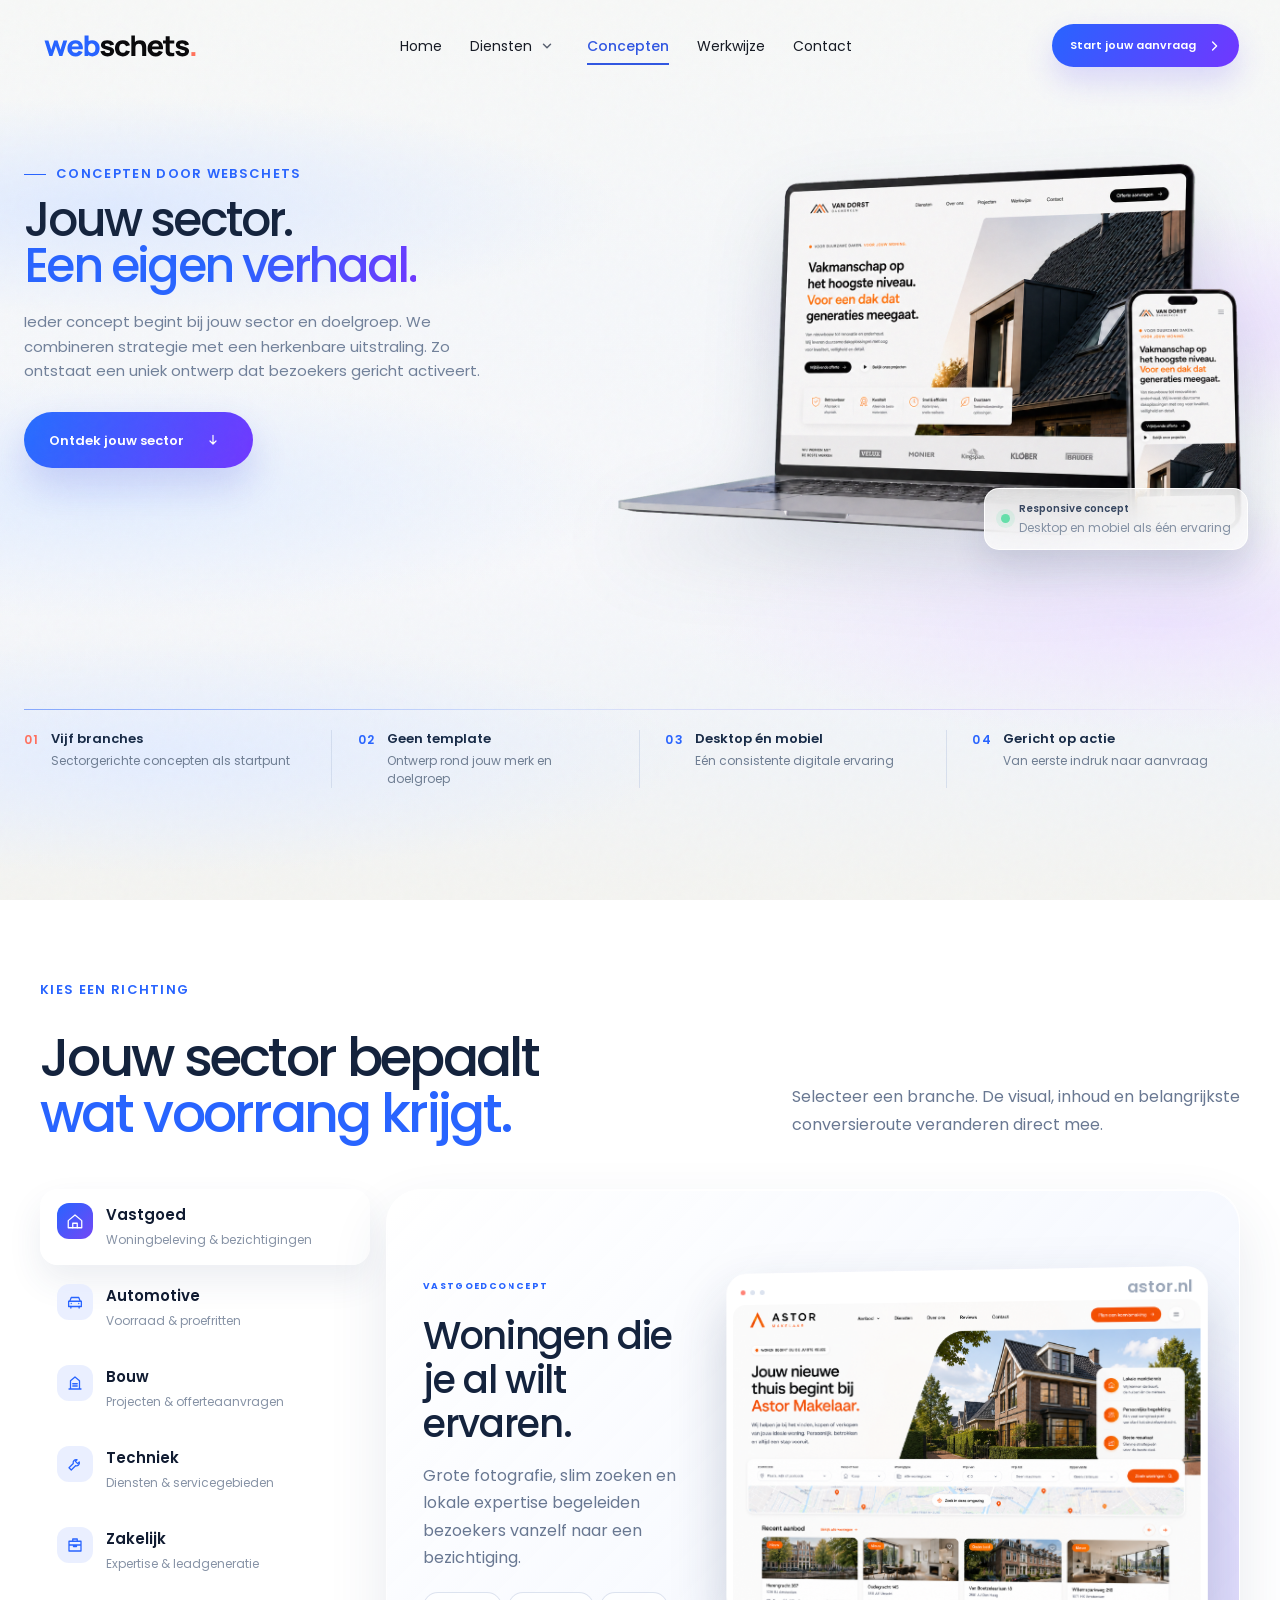
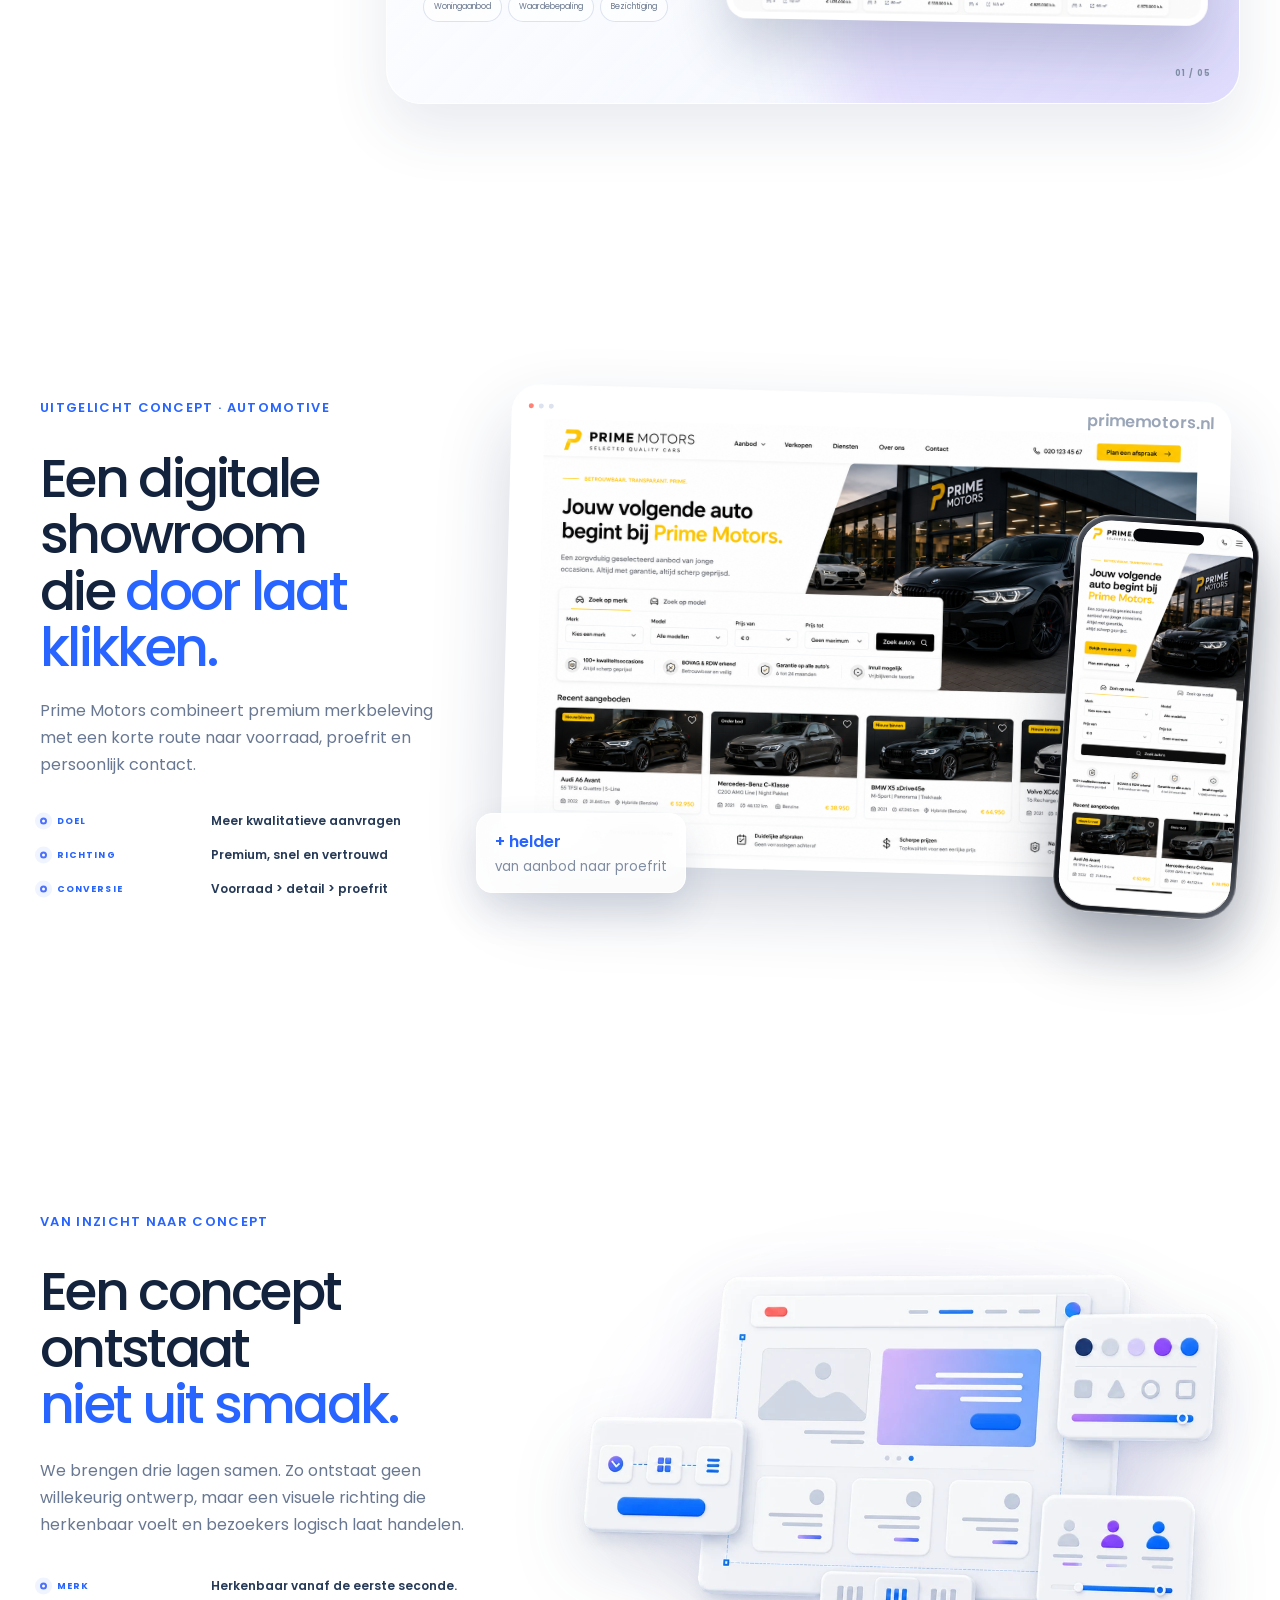
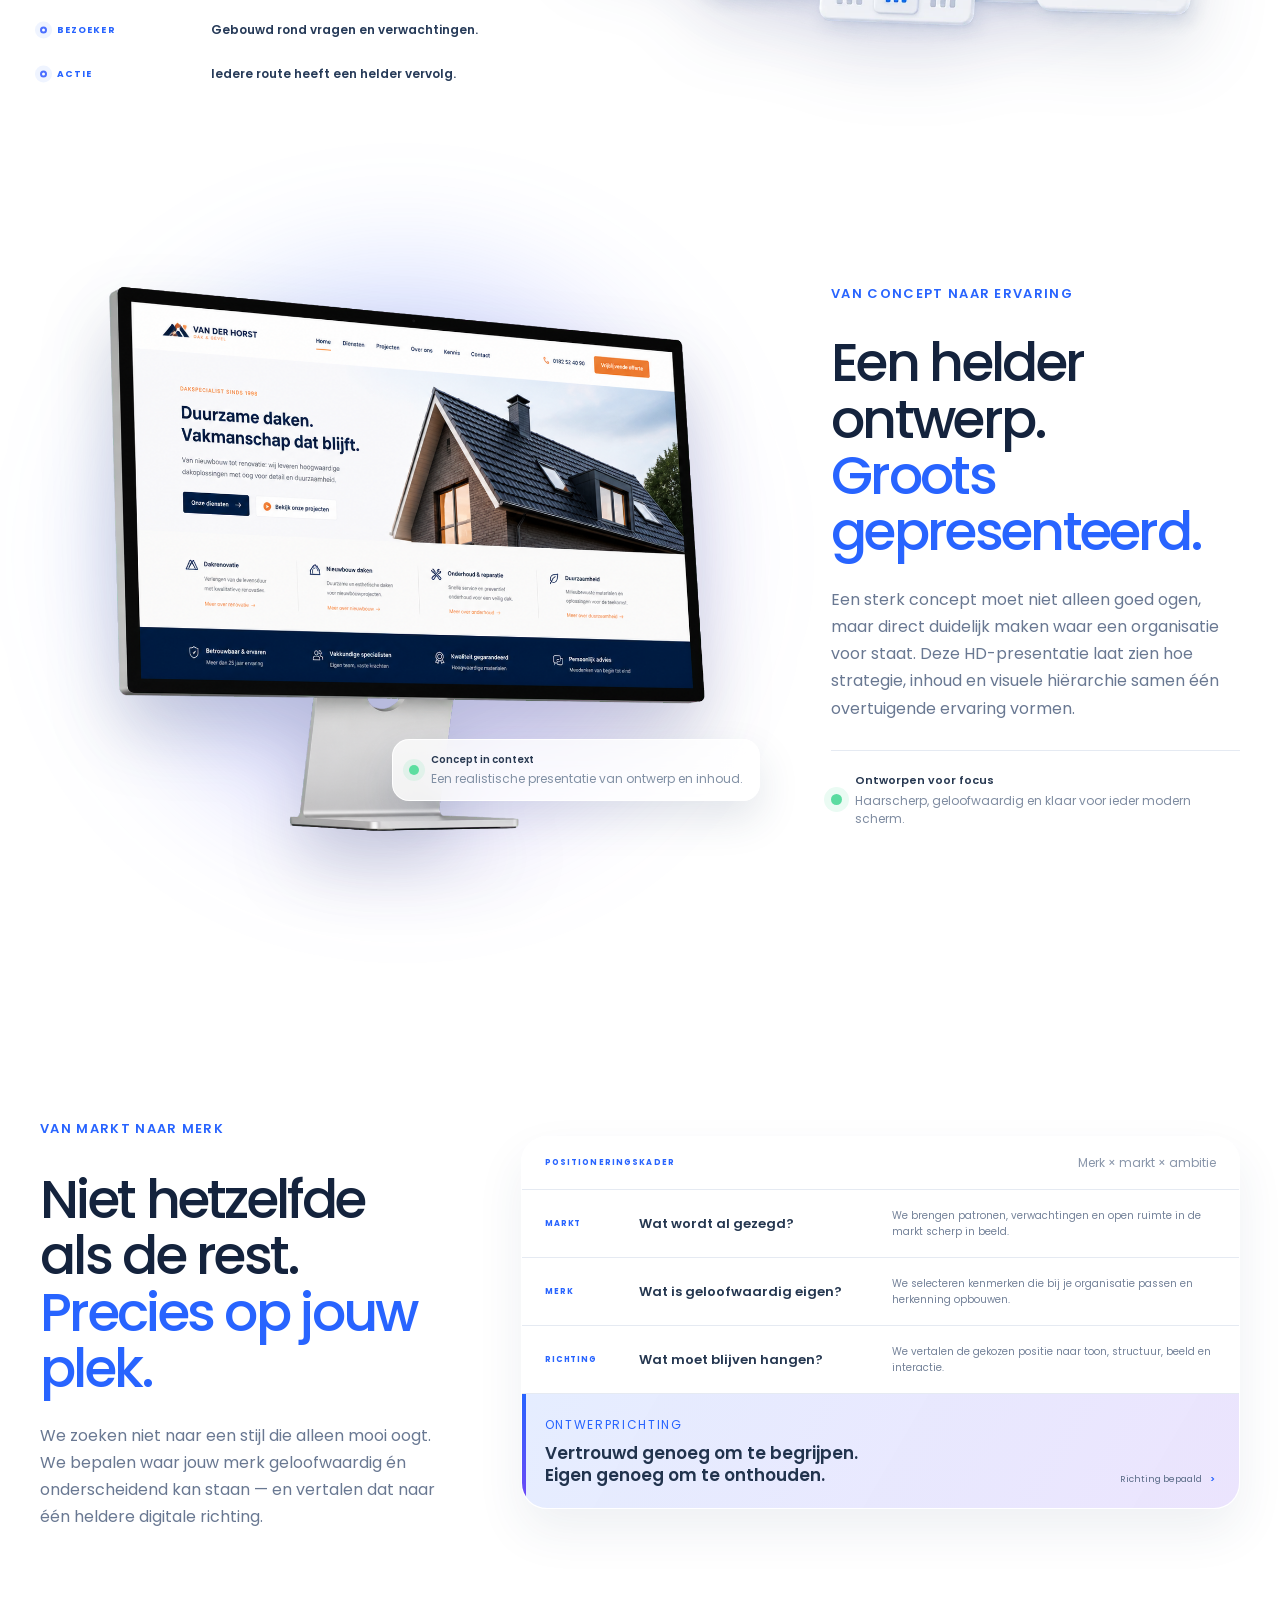
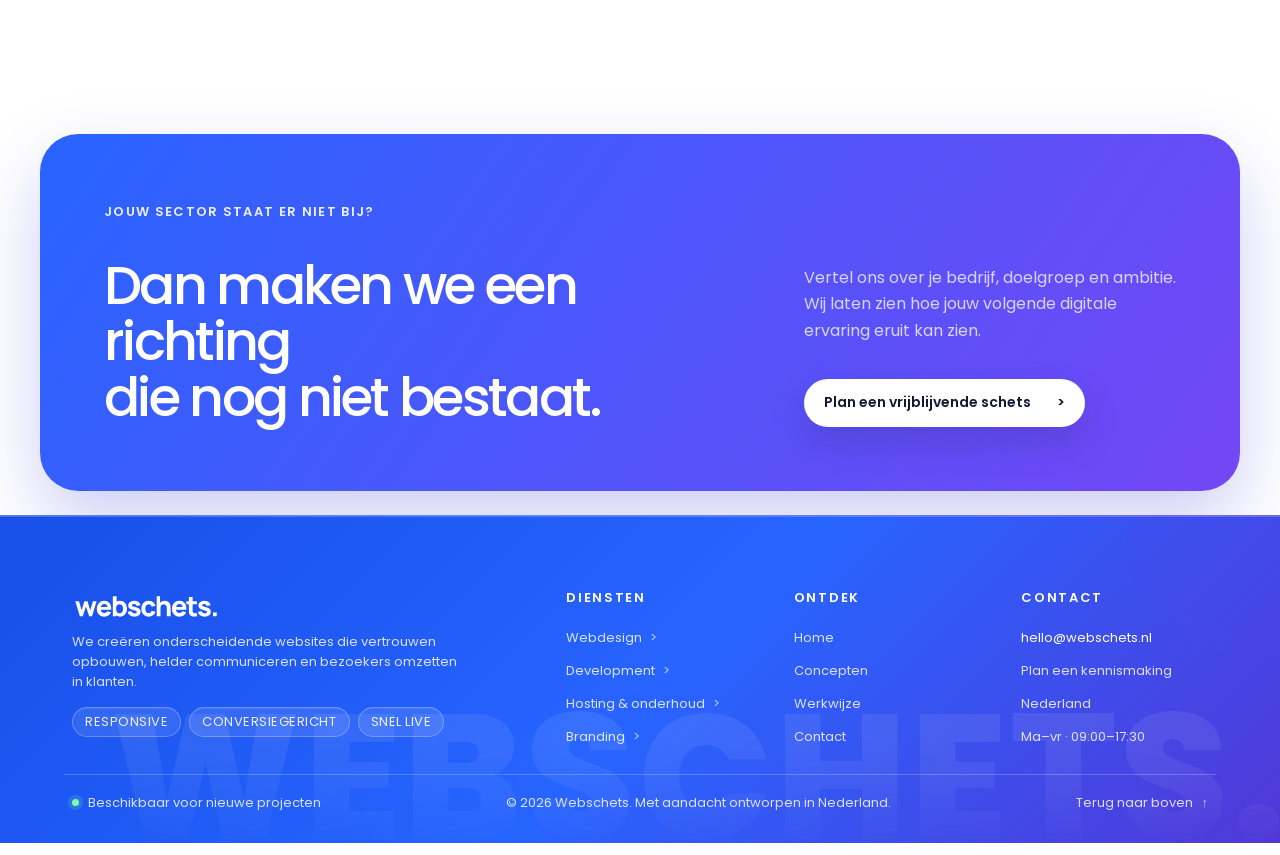
<file: werk.html>
<!doctype html>
<html lang="nl">
<head>
  <link rel="icon" href="assets/webschets-favicon.png" type="image/png">
  <meta charset="UTF-8">
  <meta name="viewport" content="width=device-width,initial-scale=1">
  <meta name="description" content="Ontdek websiteconcepten van Webschets voor vastgoed, automotive, bouw, techniek en zakelijke dienstverlening.">
  <title>Websiteconcepten voor iedere sector — Webschets</title>
  <link rel="stylesheet" href="styles.css?v=35">
  <link rel="stylesheet" href="shared-header.css?v=30">
  <link rel="stylesheet" href="typography.css?v=6">
  <link rel="stylesheet" href="logo-assets.css?v=2">
  <link rel="stylesheet" href="shared-footer.css?v=10">
  <link rel="stylesheet" href="card-title-weight.css?v=1">
  <link rel="stylesheet" href="concepten.css?v=27">
  <link rel="stylesheet" href="shared-design-system.css?v=5">
  <style id="concept-proof-label-fix">
    /* Eén rustige proof-opmaak voor alle voormalige feiten-tabellen. */
    html body.cx-page main .cx-feature-copy dl,
    html body.cx-page main .cx-explainer-steps {
      display: flex !important;
      flex-direction: column !important;
      gap: 16px !important;
      margin-top: 34px !important;
    }

    html body.cx-page main .cx-feature-copy dl > div,
    html body.cx-page main .cx-explainer-steps > article {
      position: relative !important;
      display: grid !important;
      grid-template-columns: 78px minmax(0, 1fr) !important;
      align-items: center !important;
      gap: 14px !important;
      min-width: 0 !important;
      padding: 0 0 0 17px !important;
      border: 0 !important;
      background: transparent !important;
      box-shadow: none !important;
    }

    html body.cx-page main .cx-feature-copy dl > div::before,
    html body.cx-page main .cx-explainer-steps > article::before {
      content: "" !important;
      position: absolute !important;
      top: 50% !important;
      bottom: auto !important;
      left: 0 !important;
      width: 7px !important;
      height: 7px !important;
      border: 2px solid #4b6fff !important;
      border-radius: 50% !important;
      background: transparent !important;
      box-sizing: border-box !important;
      box-shadow: 0 0 0 5px rgba(40,100,255,.07) !important;
      transform: translateY(-50%) !important;
    }

    html body.cx-page main .cx-feature-copy dt,
    html body.cx-page main .cx-explainer-steps article > span {
      margin: 0 !important;
      padding: 0 !important;
      align-self: center !important;
      white-space: nowrap !important;
      color: #2864ff !important;
      font-family: Poppins, Arial, sans-serif !important;
      font-size: 9px !important;
      font-weight: 700 !important;
      line-height: 1.2 !important;
      letter-spacing: .12em !important;
      text-transform: uppercase !important;
    }

    html body.cx-page main .cx-feature-copy dd,
    html body.cx-page main .cx-explainer-steps article strong {
      display: block !important;
      margin: 0 !important;
      color: #263a58 !important;
      font-family: Poppins, Arial, sans-serif !important;
      font-size: 12px !important;
      font-weight: 600 !important;
      line-height: 1.5 !important;
      letter-spacing: 0 !important;
    }

    html body.cx-page main .cx-explainer-steps article small {
      display: block !important;
      margin-top: 4px !important;
      color: #8793a6 !important;
      font-size: 10px !important;
      font-weight: 400 !important;
      line-height: 1.55 !important;
    }

    @media (max-width: 700px) {
      html body.cx-page main .cx-feature-copy dl > div,
      html body.cx-page main .cx-explainer-steps > article {
        grid-template-columns: 72px minmax(0, 1fr) !important;
      }
    }
  </style>
  <link rel="stylesheet" href="shared-page-hero.css?v=17">
  <link rel="stylesheet" href="shared-proof-list.css?v=8">
</head>
<body class="concepts-page cx-page" id="top">
  <div class="noise"></div>
  <header class="nav shell shared-site-header" id="site-header">
    <a class="logo" href="index.html" aria-label="Webschets home"><img class="site-logo-image" src="assets/webschets-logo.svg" alt="Webschets"></a>
    <nav aria-label="Hoofdnavigatie"><a href="index.html">Home</a><a href="diensten.html">Diensten</a><a class="active" href="werk.html">Concepten</a><a href="werkwijze.html">Werkwijze</a><a href="contact.html">Contact</a></nav>
      <a class="nav-cta" href="contact.html">Start jouw aanvraag <span class="nav-cta-icon" aria-hidden="true"><svg viewBox="0 0 20 20"><path d="m7 5 5 5-5 5"/></svg></span></a>
    <button class="menu" type="button" aria-label="Menu openen" aria-expanded="false">☰</button>
  </header>

  <main>
    <section class="cx-hero shell unified-page-hero" aria-labelledby="cx-title">
      <div class="cx-hero-copy unified-hero-copy">
        <span class="cx-label unified-hero-label">CONCEPTEN DOOR WEBSCHETS</span>
        <h1 id="cx-title" class="unified-hero-title">Jouw sector.<br><em>Een eigen verhaal.</em></h1>
        <p class="unified-hero-text">Ieder concept begint bij jouw sector en doelgroep. We combineren strategie met een herkenbare uitstraling. Zo ontstaat een uniek ontwerp dat bezoekers gericht activeert.</p>
        <div class="cx-hero-actions unified-hero-actions">
          <a class="cx-button cx-button-primary unified-hero-button" href="#sectoren">Ontdek jouw sector <span aria-hidden="true"><svg viewBox="0 0 24 24"><path d="M12 5v13M7.5 13.5 12 18l4.5-4.5"/></svg></span></a>
          <span class="cx-hero-note"><i></i> Vijf branches. Eindeloos maatwerk.</span>
        </div>
      </div>
      <div class="cx-hero-visual cx-hero-mockup unified-hero-visual" aria-label="Realistische laptop- en telefoonmock-up van een responsive websiteconcept">
        <img class="cx-hero-mockup-image" src="assets/concepten-hero-dakwerken-transparent.png" alt="Vrijstaande premium laptop en realistische iPhone met het responsive Van Dorst Dakwerken-webdesign" width="1536" height="1024" fetchpriority="high">
        <span class="cx-mockup-status"><i></i><b>Responsive concept</b><small>Desktop en mobiel als één ervaring</small></span>
        <div class="cx-orbit cx-orbit-one"></div><div class="cx-orbit cx-orbit-two"></div>
        <figure class="cx-screen cx-screen-main"><span class="cx-browser"><i></i><i></i><i></i><b>webschets.nl/concept</b></span><img src="assets/concept-makelaar-poppins-green-homepage.png" alt="Vastgoedconcept van Webschets"></figure>
        <figure class="cx-screen cx-screen-left"><img src="assets/concept-autodealer-light-homepage.png" alt="Automotive concept van Webschets"></figure>
        <figure class="cx-screen cx-screen-phone"><img src="assets/concept-aannemer-mobile.png" alt="Mobiel bouwconcept van Webschets"></figure>
        <span class="cx-float-tag cx-tag-one">VASTGOED <b>↗</b></span><span class="cx-float-tag cx-tag-two">RESPONSIVE <b>✓</b></span>
      </div>
      <div class="cx-hero-signal" aria-label="Onze aanpak voor ieder concept">
        <span class="cx-signal-status"><i></i> EEN RICHTING, GEEN TEMPLATE</span>
        <p><strong>Sectorinzicht</strong><b>+</b><strong>jouw merk</strong><b>→</b><em>een eigen digitaal concept</em></p>
        <span class="cx-signal-tag">Altijd op maat</span>
      </div>
    
      <div class="hero-trust-bar unified-trust-bar" aria-label="Waarom onze concepten richting geven">
        <div><span class="hero-trust-mark" aria-hidden="true">01</span><p><strong>Vijf branches</strong><small>Sectorgerichte concepten als startpunt</small></p></div>
        <div><span class="hero-trust-mark" aria-hidden="true">02</span><p><strong>Geen template</strong><small>Ontwerp rond jouw merk en doelgroep</small></p></div>
        <div><span class="hero-trust-mark" aria-hidden="true">03</span><p><strong>Desktop én mobiel</strong><small>Eén consistente digitale ervaring</small></p></div>
        <div><span class="hero-trust-mark" aria-hidden="true">04</span><p><strong>Gericht op actie</strong><small>Van eerste indruk naar aanvraag</small></p></div>
      </div>
    </section>

    <section class="cx-sector shell" id="sectoren" aria-labelledby="cx-sector-title">
      <div class="cx-heading">
        <div><span class="cx-label">KIES EEN RICHTING</span><h2 id="cx-sector-title">Jouw sector bepaalt<br><em>wat voorrang krijgt.</em></h2></div>
        <p>Selecteer een branche. De visual, inhoud en belangrijkste conversieroute veranderen direct mee.</p>
      </div>
      <div class="cx-sector-explorer">
        <div class="cx-sector-nav" role="tablist" aria-label="Sectoren">
          <button class="is-active" role="tab" aria-selected="true" data-cx-sector="vastgoed"><span><svg viewBox="0 0 24 24"><path d="M3 11.5 12 4l9 7.5V21H3Z"/><path d="M9 21v-6h6v6"/></svg></span><b>Vastgoed</b><small>Woningbeleving & bezichtigingen</small></button>
          <button role="tab" aria-selected="false" data-cx-sector="automotive"><span><svg viewBox="0 0 24 24"><path d="m5 11 2-5h10l2 5"/><path d="M3.5 11h17v7h-17z"/><path d="M6.5 18v2M17.5 18v2M7 14h.01M17 14h.01"/></svg></span><b>Automotive</b><small>Voorraad & proefritten</small></button>
          <button role="tab" aria-selected="false" data-cx-sector="bouw"><span><svg viewBox="0 0 24 24"><path d="M4 20h16M6 20V9l6-5 6 5v11M9 13h6M9 16h6"/></svg></span><b>Bouw</b><small>Projecten & offerteaanvragen</small></button>
          <button role="tab" aria-selected="false" data-cx-sector="techniek"><span><svg viewBox="0 0 24 24"><path d="M14.7 6.3a4 4 0 0 0-5 5L4 17l3 3 5.7-5.7a4 4 0 0 0 5-5l-2.2 2.2-3-3z"/></svg></span><b>Techniek</b><small>Diensten & servicegebieden</small></button>
          <button role="tab" aria-selected="false" data-cx-sector="zakelijk"><span><svg viewBox="0 0 24 24"><path d="M4 7h16v13H4zM9 7V4h6v3M4 12h16M10 12v2h4v-2"/></svg></span><b>Zakelijk</b><small>Expertise & leadgeneratie</small></button>
        </div>
        <div class="cx-sector-stage">
          <div class="cx-stage-copy"><span id="cxSectorKicker">VASTGOEDCONCEPT</span><h3 id="cxSectorTitle">Woningen die je al wilt ervaren.</h3><p id="cxSectorText">Grote fotografie, slim zoeken en lokale expertise begeleiden bezoekers vanzelf naar een bezichtiging.</p><div id="cxSectorTags"><i>Woningaanbod</i><i>Waardebepaling</i><i>Bezichtiging</i></div></div>
          <div class="cx-stage-device"><span class="cx-browser"><i></i><i></i><i></i><b id="cxSectorUrl">astor.nl</b></span><img id="cxSectorImage" src="assets/concept-makelaar-poppins-green-homepage.png" alt="Websiteconcept voor vastgoed"></div>
          <span class="cx-stage-index" id="cxSectorIndex">01 / 05</span>
        </div>
      </div>
    </section>

    <section class="cx-feature-wrap">
      <div class="cx-feature shell">
        <div class="cx-feature-copy"><span class="cx-label">UITGELICHT CONCEPT · AUTOMOTIVE</span><h2>Een digitale showroom<br>die <em>door laat klikken.</em></h2><p>Prime Motors combineert premium merkbeleving met een korte route naar voorraad, proefrit en persoonlijk contact.</p><dl><div><dt>Doel</dt><dd>Meer kwalitatieve aanvragen</dd></div><div><dt>Richting</dt><dd>Premium, snel en vertrouwd</dd></div><div><dt>Conversie</dt><dd>Voorraad → detail → proefrit</dd></div></dl></div>
        <div class="cx-feature-mockup"><div class="cx-feature-browser"><span class="cx-browser"><i></i><i></i><i></i><b>primemotors.nl</b></span><img src="assets/concept-autodealer-light-homepage.png" alt="Homepageconcept Prime Motors"></div><div class="cx-feature-phone"><img src="assets/concept-autodealer-light-mobile.png" alt="Mobiele versie van Prime Motors"></div><span class="cx-metric"><b>+ helder</b><small>van aanbod naar proefrit</small></span></div>
      </div>
    </section>

    <section class="cx-gallery cx-concept-explainer shell" aria-labelledby="cx-gallery-title">
      <div class="cx-explainer-copy">
        <span class="cx-label">VAN INZICHT NAAR CONCEPT</span>
        <h2 id="cx-gallery-title">Een concept ontstaat<br><em>niet uit smaak.</em></h2>
        <p>We brengen drie lagen samen. Zo ontstaat geen willekeurig ontwerp, maar een visuele richting die herkenbaar voelt en bezoekers logisch laat handelen.</p>
        <div class="cx-explainer-steps">
          <article><span>Merk</span><div><strong>Herkenbaar vanaf de eerste seconde.</strong></div></article>
          <article><span>Bezoeker</span><div><strong>Gebouwd rond vragen en verwachtingen.</strong></div></article>
          <article><span>Actie</span><div><strong>Iedere route heeft een helder vervolg.</strong></div></article>
        </div>
      </div>
      <figure class="cx-concept-machine cx-concept-image">
        <img src="assets/concept-insight-designboard-left-v3.webp" alt="Driedimensionaal conceptbord waarin merk, doelgroep en conversierichting samenkomen in een websiteontwerp" width="1200" height="675" loading="lazy" decoding="async">
      </figure>
    </section>

    <section class="cx-monitor-showcase shell" aria-labelledby="cx-monitor-title">
      <figure class="cx-monitor-visual">
        <span class="cx-monitor-halo" aria-hidden="true"></span>
        <img src="assets/concept-hd-monitor-mockup.png" alt="Realistische HD-monitor met een professioneel dakwerkenconcept">
        <figcaption><i></i><span><strong>Concept in context</strong><small>Een realistische presentatie van ontwerp en inhoud.</small></span></figcaption>
      </figure>
      <div class="cx-monitor-copy">
        <span class="cx-label">VAN CONCEPT NAAR ERVARING</span>
        <h2 id="cx-monitor-title">Een helder ontwerp.<br><em>Groots gepresenteerd.</em></h2>
        <p>Een sterk concept moet niet alleen goed ogen, maar direct duidelijk maken waar een organisatie voor staat. Deze HD-presentatie laat zien hoe strategie, inhoud en visuele hiërarchie samen één overtuigende ervaring vormen.</p>
        <div class="cx-monitor-proof"><i></i><span><strong>Ontworpen voor focus</strong><small>Haarscherp, geloofwaardig en klaar voor ieder modern scherm.</small></span></div>
      </div>
    </section>

    <section class="cx-method-wrap">
      <div class="cx-positioning shell">
        <div class="cx-positioning-copy"><span class="cx-label">VAN MARKT NAAR MERK</span><h2>Niet hetzelfde als de rest.<br><em>Precies op jouw plek.</em></h2><p>We zoeken niet naar een stijl die alleen mooi oogt. We bepalen waar jouw merk geloofwaardig én onderscheidend kan staan — en vertalen dat naar één heldere digitale richting.</p></div>
        <div class="cx-direction-board" aria-label="Positioneringskader van markt naar onderscheidende merkrichting">
          <div class="cx-direction-head"><span>POSITIONERINGSKADER</span><small>Merk × markt × ambitie</small></div>
          <div class="cx-direction-row"><span>MARKT</span><strong>Wat wordt al gezegd?</strong><p>We brengen patronen, verwachtingen en open ruimte in de markt scherp in beeld.</p></div>
          <div class="cx-direction-row"><span>MERK</span><strong>Wat is geloofwaardig eigen?</strong><p>We selecteren kenmerken die bij je organisatie passen en herkenning opbouwen.</p></div>
          <div class="cx-direction-row"><span>RICHTING</span><strong>Wat moet blijven hangen?</strong><p>We vertalen de gekozen positie naar toon, structuur, beeld en interactie.</p></div>
          <div class="cx-direction-outcome"><small>ONTWERPRICHTING</small><strong>Vertrouwd genoeg om te begrijpen.<br>Eigen genoeg om te onthouden.</strong><span>Richting bepaald <b>↗</b></span></div>
        </div>
      </div>
    </section>

    <section class="cx-final shell"><div><span class="cx-label">JOUW SECTOR STAAT ER NIET BIJ?</span><h2>Dan maken we een richting<br>die nog <em>niet bestaat.</em></h2></div><div><p>Vertel ons over je bedrijf, doelgroep en ambitie. Wij laten zien hoe jouw volgende digitale ervaring eruit kan zien.</p><a class="cx-button cx-button-light" href="contact.html">Plan een vrijblijvende schets <span>↗</span></a></div></section>
  </main>

  <footer class="shell footer-rich"><div class="footer-brand"><a class="logo" href="index.html"><img class="site-logo-image" src="assets/webschets-logo.svg" alt="Webschets"></a></div></footer>
  <script src="app.js"></script>
  <script src="concepten.js?v=3"></script>
  <script src="shared-header.js?v=10"></script>
  <script src="shared-footer.js?v=7"></script>
</body>
</html>
</file>
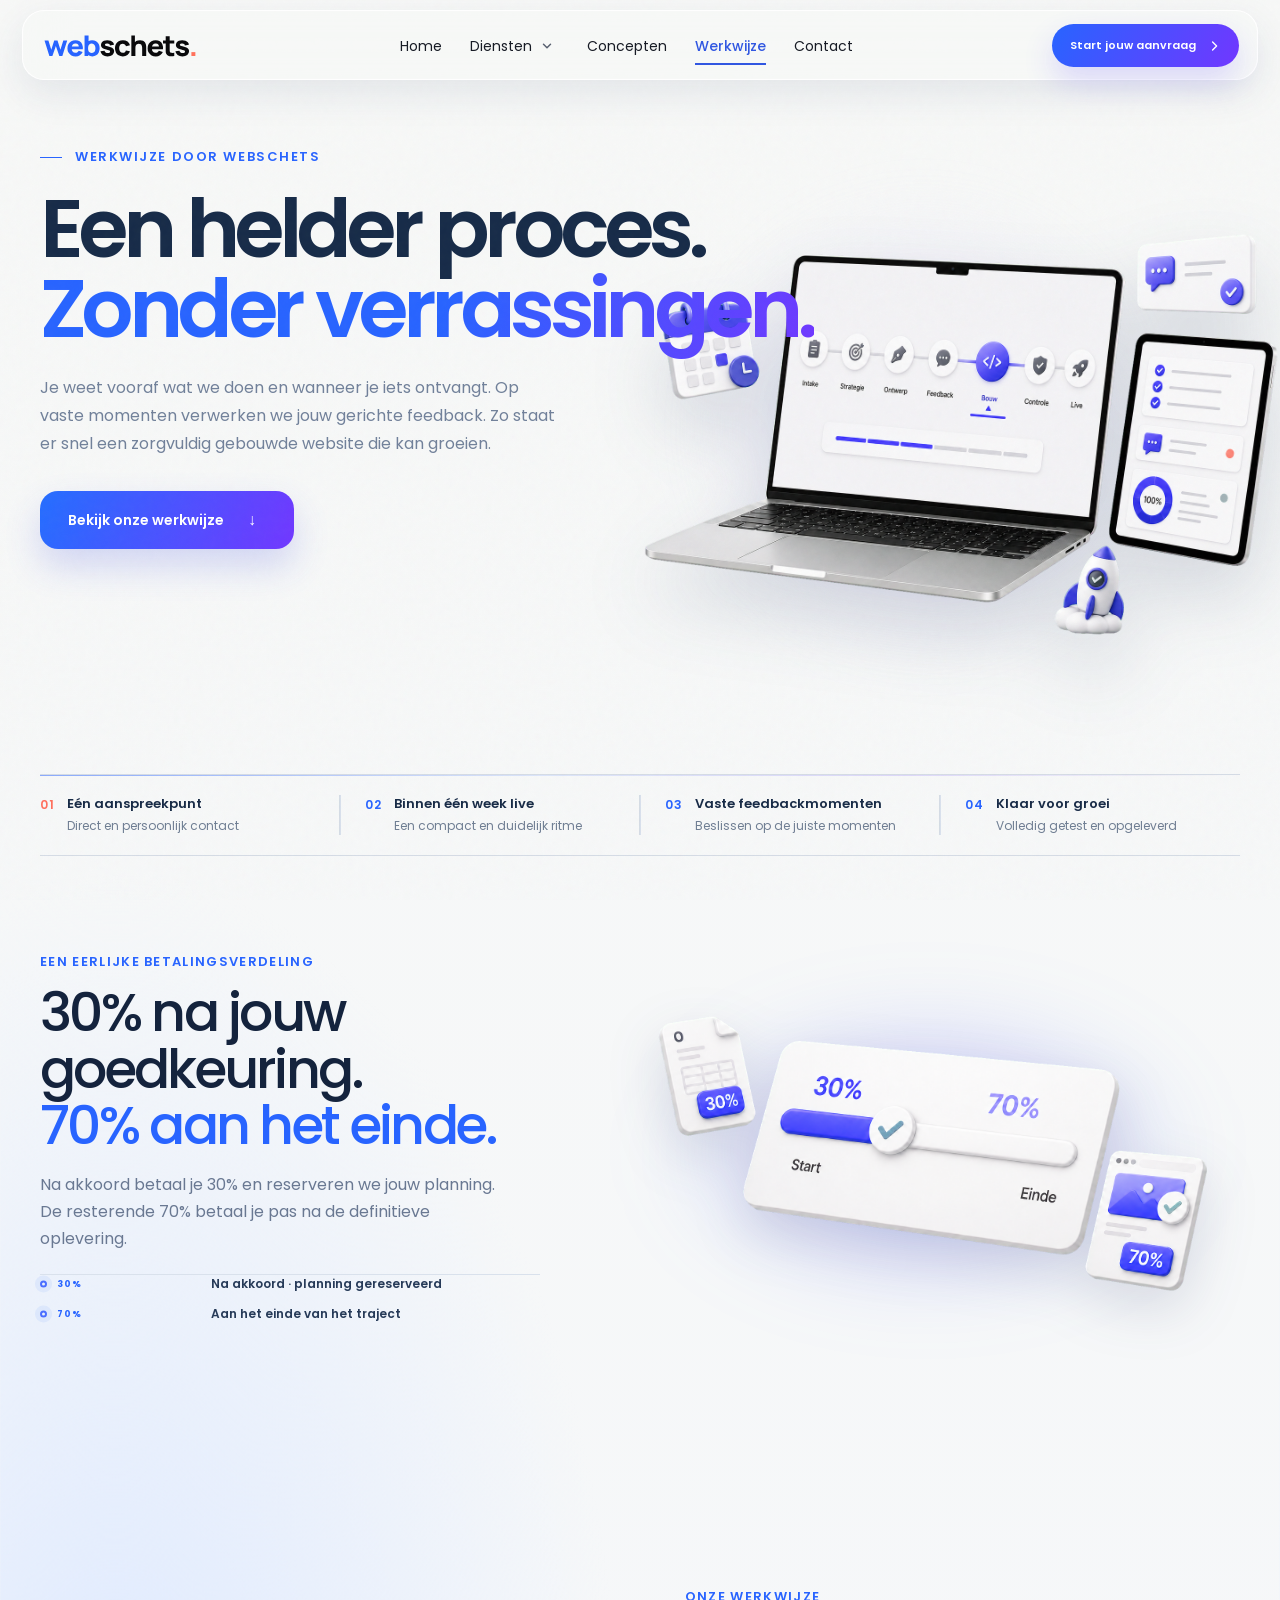
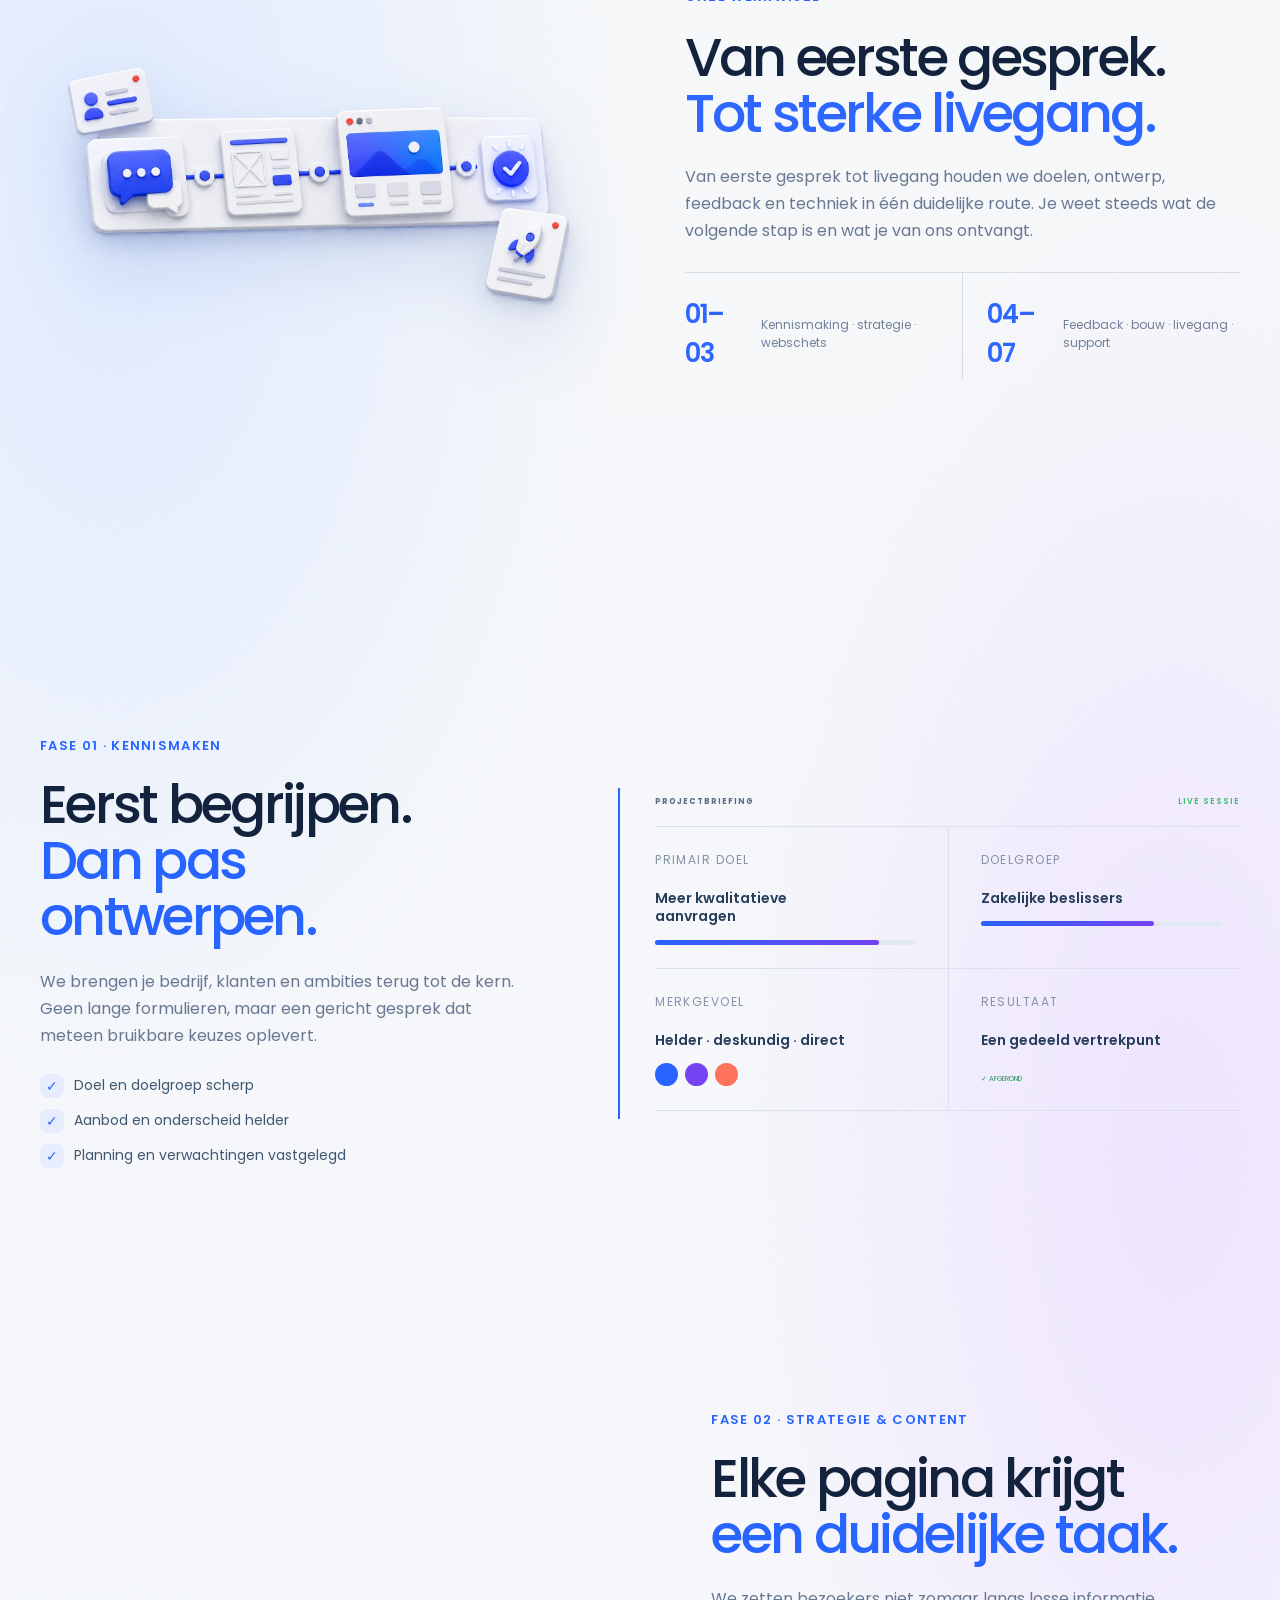
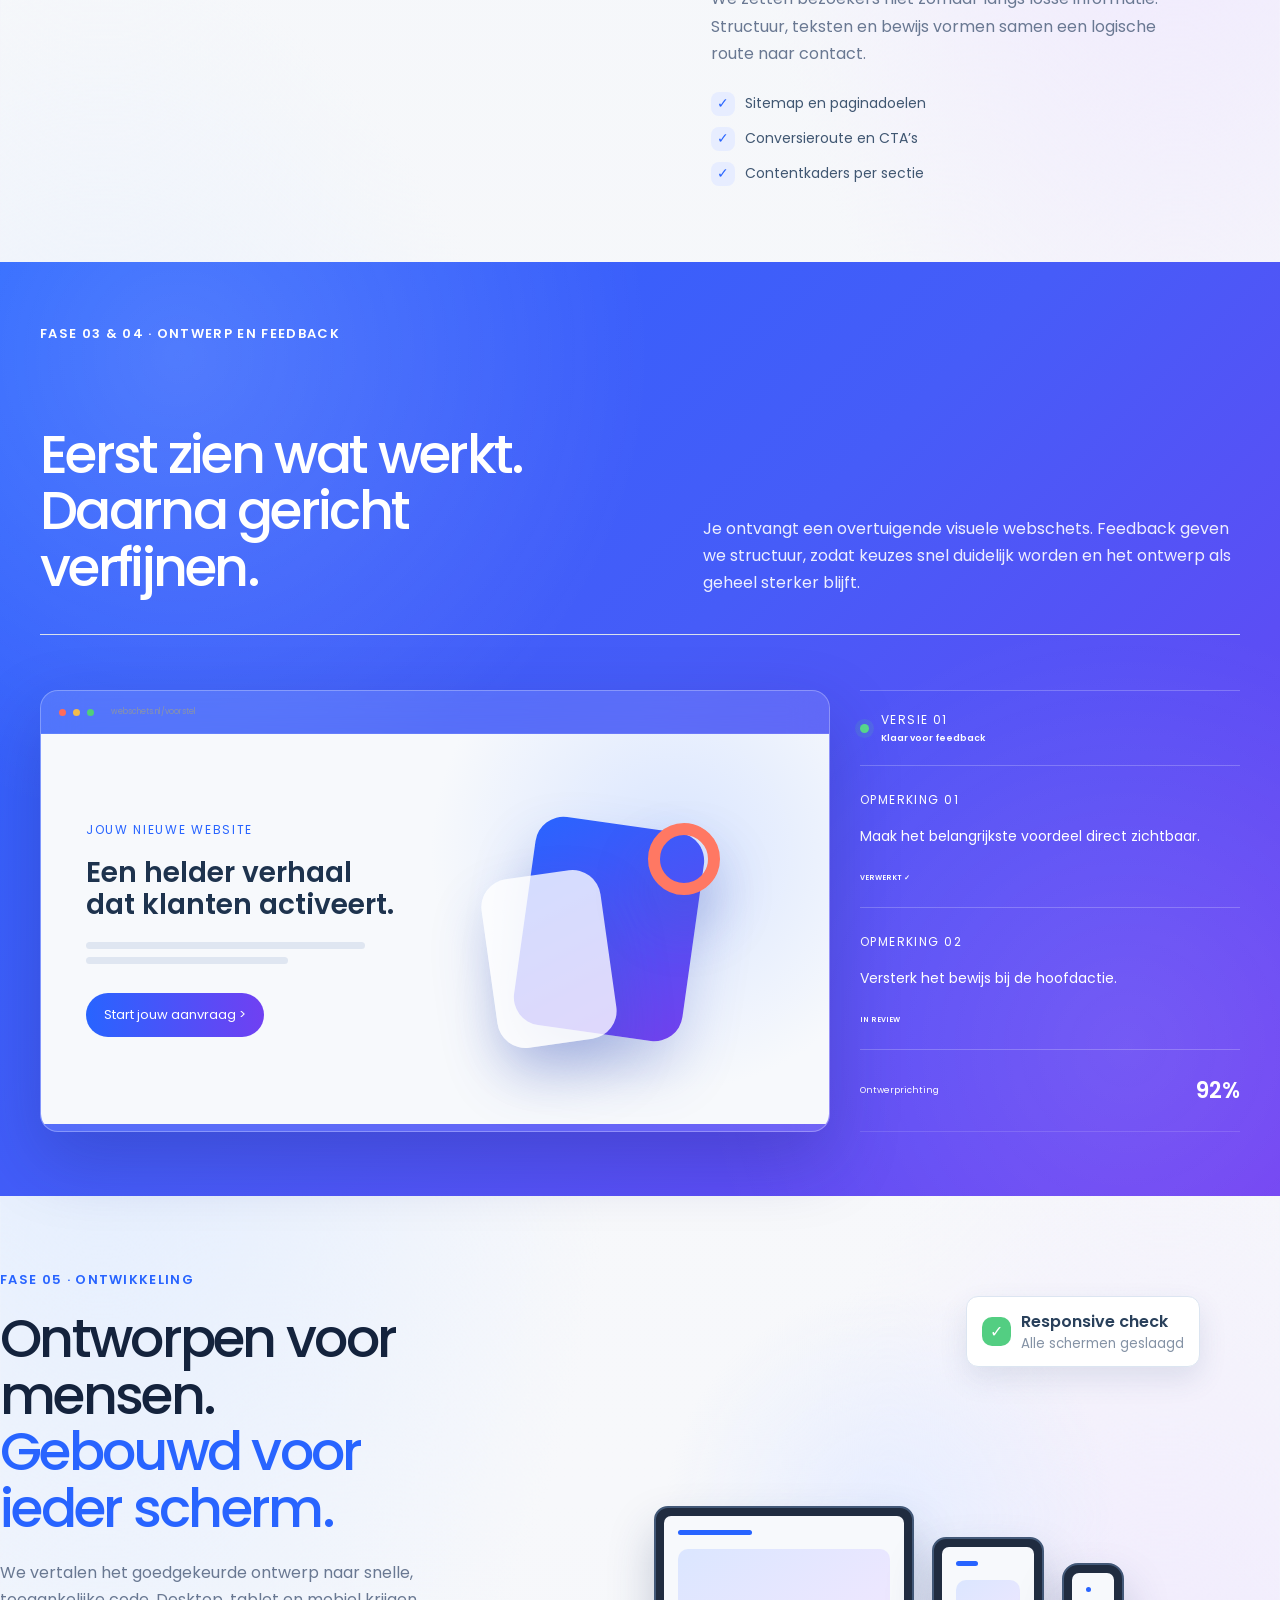
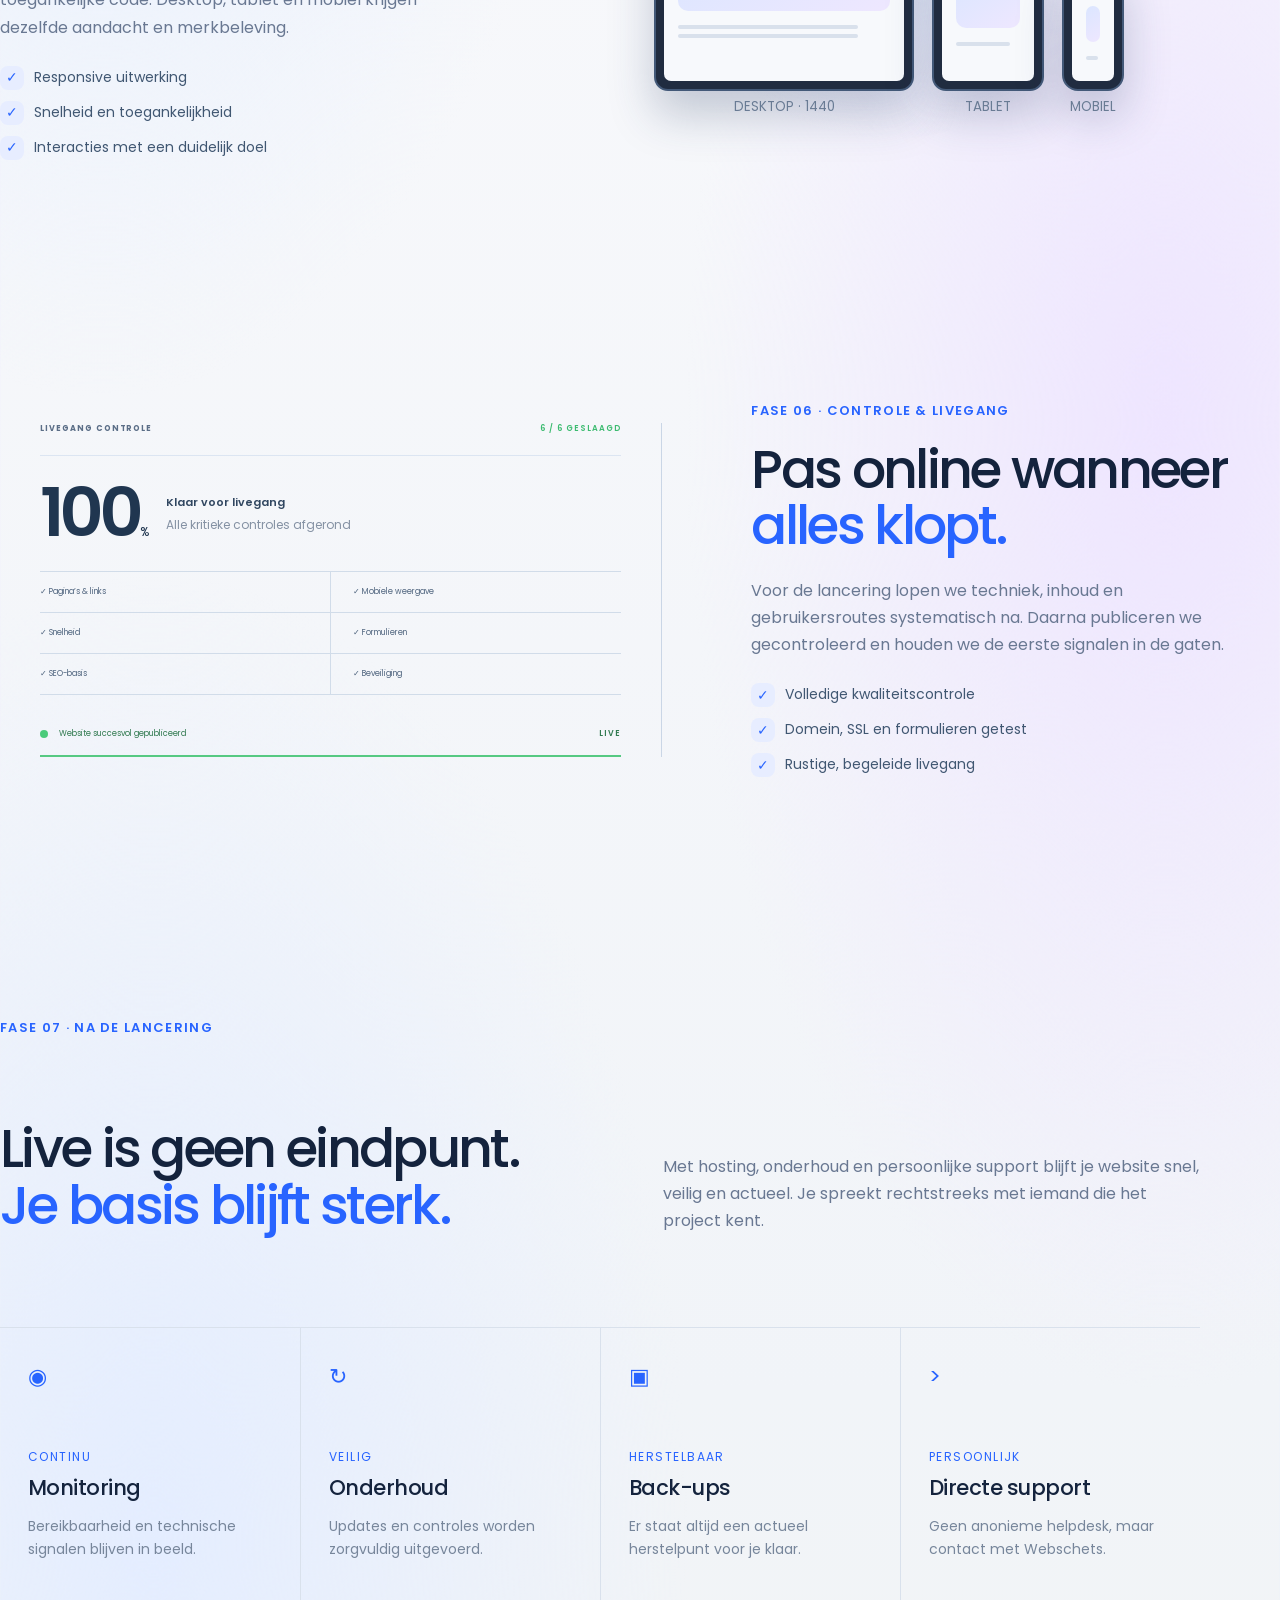
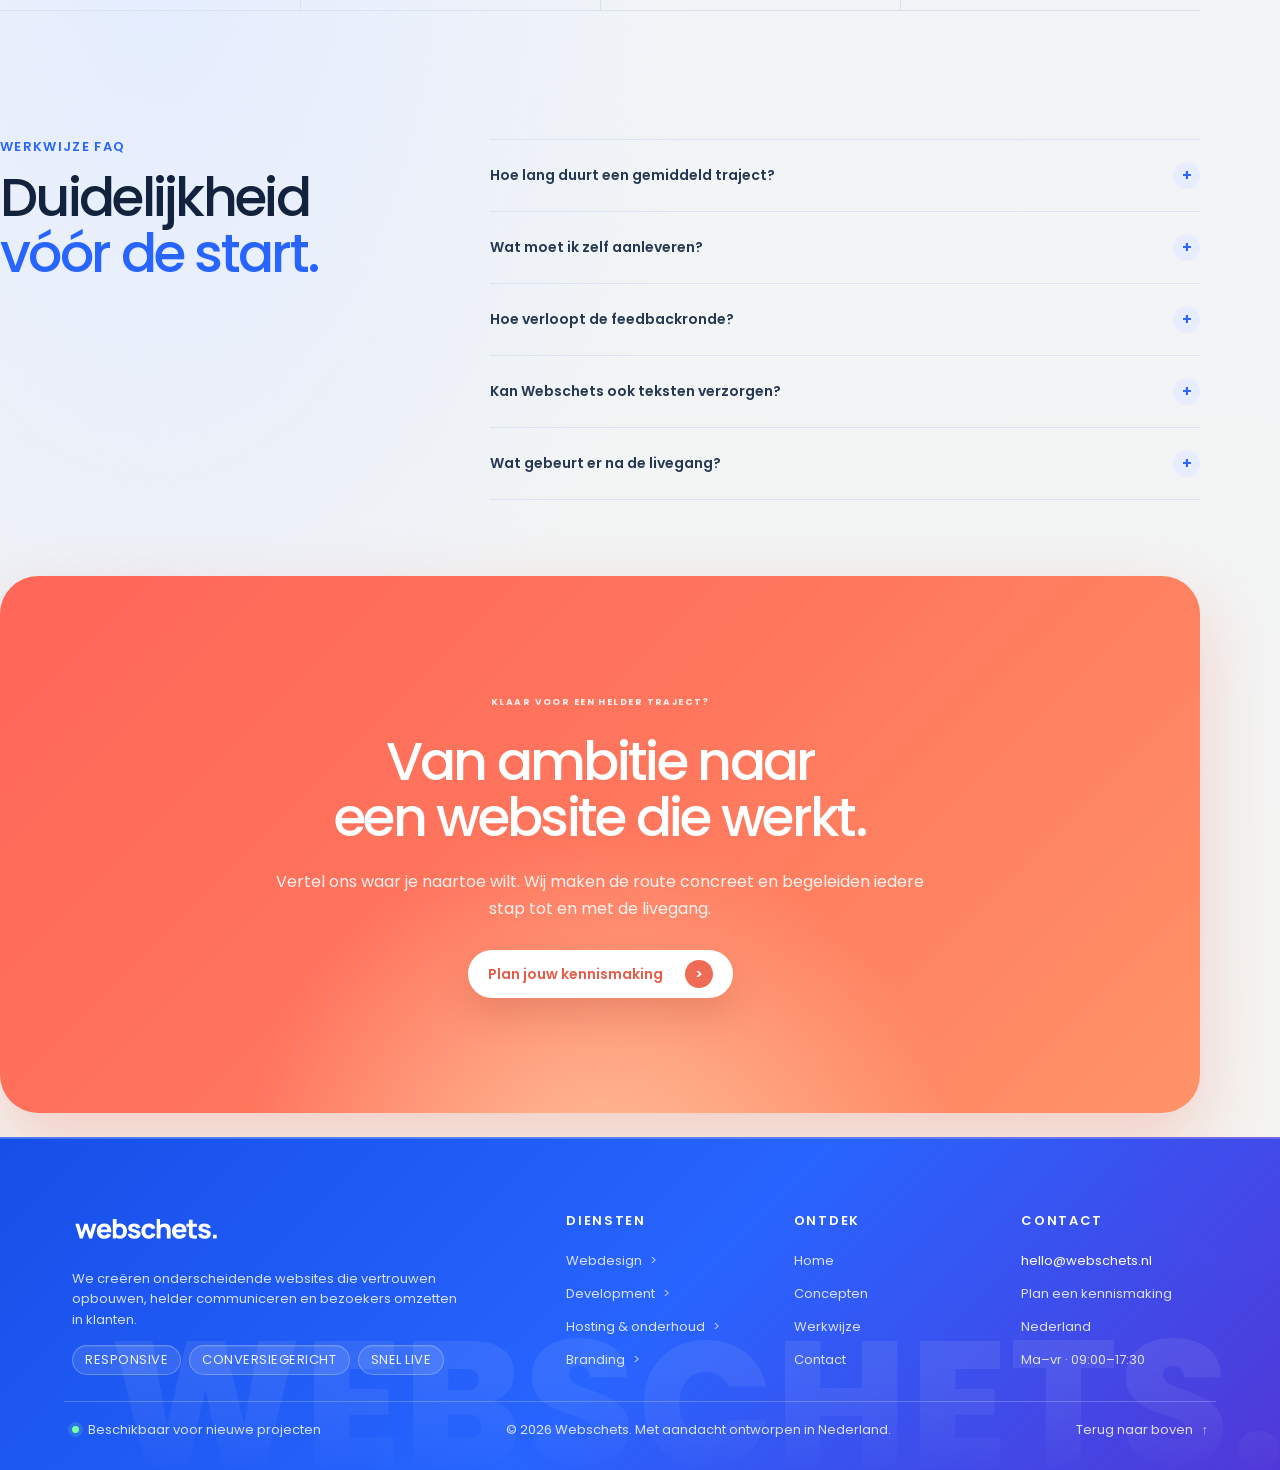
<file: werkwijze.html>
<!doctype html>
<html lang="nl">
<head>
  <meta charset="UTF-8">
  <meta name="viewport" content="width=device-width,initial-scale=1">
  <meta name="description" content="Ontdek de werkwijze van Webschets: van kennismaking en strategie tot ontwerp, ontwikkeling, livegang en persoonlijke ondersteuning.">
  <title>Werkwijze — Webschets</title>
  <link rel="icon" href="assets/webschets-favicon.png" type="image/png">
  <link rel="stylesheet" href="styles.css?v=35">
  <link rel="stylesheet" href="shared-header.css?v=30">
  <link rel="stylesheet" href="typography.css?v=6">
  <link rel="stylesheet" href="logo-assets.css?v=2">
  <link rel="stylesheet" href="shared-footer.css?v=10">
  <link rel="stylesheet" href="webdesign.css?v=47">
  <link rel="stylesheet" href="werkwijze.css?v=9">
  <link rel="stylesheet" href="card-title-weight.css?v=1">
  <link rel="stylesheet" href="shared-page-hero.css?v=17">
  <link rel="stylesheet" href="shared-design-system.css?v=5">
  <link rel="stylesheet" href="shared-proof-list.css?v=21">
  <link rel="stylesheet" href="werkwijze-hero-match.css?v=1">
</head>
<body class="webdesign-page process-page" id="top">
  <div class="noise"></div>
  <header class="nav shell shared-site-header" id="site-header">
    <a class="logo" href="index.html" aria-label="Webschets home"><img class="site-logo-image" src="assets/webschets-logo.svg" alt="Webschets"></a>
    <nav aria-label="Hoofdnavigatie"><a href="index.html">Home</a><a href="diensten.html">Diensten</a><a href="werk.html">Concepten</a><a class="active" href="werkwijze.html">Werkwijze</a><a href="contact.html">Contact</a></nav>
    <a class="nav-cta" href="contact.html">Start jouw aanvraag <span class="nav-cta-icon" aria-hidden="true"><svg viewBox="0 0 20 20"><path d="m7 5 5 5-5 5"/></svg></span></a>
    <button class="menu" type="button" aria-label="Menu openen" aria-expanded="false">☰</button>
  </header>

  <main>
    <section class="process-hero shell unified-page-hero" aria-labelledby="process-title">
      <div class="process-hero-copy unified-hero-copy">
        <span class="wd-eyebrow unified-hero-label">WERKWIJZE DOOR WEBSCHETS</span>
        <h1 id="process-title" class="unified-hero-title">Een helder proces.<br><em>Zonder verrassingen.</em></h1>
        <p class="unified-hero-text">Je weet vooraf wat we doen en wanneer je iets ontvangt. Op vaste momenten verwerken we jouw gerichte feedback. Zo staat er snel een zorgvuldig gebouwde website die kan groeien.</p>
        <div class="wd-actions unified-hero-actions"><a class="wd-button unified-hero-button" href="#route">Bekijk onze werkwijze <span aria-hidden="true">↓</span></a></div>
      </div>
      <figure class="process-hero-visual process-team-visual unified-hero-visual">
        <img src="assets/werkwijze-hero-process.png?v=1" alt="Het Webschets-proces van intake en strategie tot ontwikkeling, controle en livegang" width="1536" height="1024">
      </figure>
    
      <div class="hero-trust-bar unified-trust-bar" aria-label="Zekerheden binnen onze werkwijze">
        <div><span class="hero-trust-mark" aria-hidden="true">01</span><p><strong>Eén aanspreekpunt</strong><small>Direct en persoonlijk contact</small></p></div>
        <div><span class="hero-trust-mark" aria-hidden="true">02</span><p><strong>Binnen één week live</strong><small>Een compact en duidelijk ritme</small></p></div>
        <div><span class="hero-trust-mark" aria-hidden="true">03</span><p><strong>Vaste feedbackmomenten</strong><small>Beslissen op de juiste momenten</small></p></div>
        <div><span class="hero-trust-mark" aria-hidden="true">04</span><p><strong>Klaar voor groei</strong><small>Volledig getest en opgeleverd</small></p></div>
      </div>
    </section>

    <section class="process-payment" aria-labelledby="payment-title">
      <div class="shell process-payment-grid">
        <div class="process-payment-copy">
          <span class="wd-eyebrow">Een eerlijke betalingsverdeling</span>
          <h2 id="payment-title">30% na jouw goedkeuring.<br><em>70% aan het einde.</em></h2>
          <p>Na akkoord betaal je 30% en reserveren we jouw planning. De resterende 70% betaal je pas na de definitieve oplevering.</p>
          <div class="process-payment-points"><span><b>30%</b><small>Na akkoord · planning gereserveerd</small></span><span><b>70%</b><small>Aan het einde van het traject</small></span></div>
        </div>
        <figure class="process-payment-visual">
          <img src="assets/werkwijze-payment-v2.png?v=3" alt="Betaling verdeeld in 30 procent na goedkeuring van de opdracht en 70 procent aan het einde" width="1536" height="1024" decoding="async">
        </figure>
      </div>
    </section>

    <section class="process-overview shell" id="route" aria-labelledby="route-title">
      <div class="process-heading"><span class="wd-eyebrow">De volledige route</span><h2 id="route-title">Zeven fases.<br><em>Eén duidelijke lijn.</em></h2><p>Iedere fase heeft een concreet doel en resultaat. Je hoeft niets technisch voor te bereiden: wij stellen de juiste vragen en bewaken de voortgang.</p></div>
      <div class="process-steps">
        <article><span>01</span><i>Start</i><h3>Kennismaking</h3><p>Doelen, doelgroep en verwachtingen helder.</p></article>
        <article><span>02</span><i>Richting</i><h3>Strategie</h3><p>Structuur, content en conversieroute bepaald.</p></article>
        <article><span>03</span><i>Vorm</i><h3>Webschets</h3><p>Een visuele richting die direct te beoordelen is.</p></article>
        <article><span>04</span><i>Scherpte</i><h3>Feedback</h3><p>Gerichte verfijning zonder eindeloze rondes.</p></article>
        <article><span>05</span><i>Techniek</i><h3>Ontwikkeling</h3><p>Snel, responsive en zorgvuldig gebouwd.</p></article>
        <article><span>06</span><i>Controle</i><h3>Livegang</h3><p>Getest, geoptimaliseerd en veilig online.</p></article>
        <article><span>07</span><i>Continuïteit</i><h3>Ondersteuning</h3><p>Hosting, onderhoud en direct contact.</p></article>
      </div>
    </section>

    <section class="process-phase process-phase-tint" aria-labelledby="discover-title"><div class="shell process-phase-grid">
      <div class="process-copy"><span class="wd-eyebrow">Fase 01 · Kennismaken</span><h2 id="discover-title">Eerst begrijpen.<br><em>Dan pas ontwerpen.</em></h2><p>We brengen je bedrijf, klanten en ambities terug tot de kern. Geen lange formulieren, maar een gericht gesprek dat meteen bruikbare keuzes oplevert.</p><ul><li>Doel en doelgroep scherp</li><li>Aanbod en onderscheid helder</li><li>Planning en verwachtingen vastgelegd</li></ul></div>
      <div class="brief-board" aria-label="Projectbriefing dashboard"><div class="board-top"><span>PROJECTBRIEFING</span><b>LIVE SESSIE</b></div><div class="brief-grid"><article><small>PRIMAIR DOEL</small><strong>Meer kwalitatieve aanvragen</strong><i class="bar bar-a"></i></article><article><small>DOELGROEP</small><strong>Zakelijke beslissers</strong><i class="bar bar-b"></i></article><article><small>MERKGEVOEL</small><strong>Helder · deskundig · direct</strong><div class="dots"><i></i><i></i><i></i></div></article><article><small>RESULTAAT</small><strong>Een gedeeld vertrekpunt</strong><span>✓ AFGEROND</span></article></div></div>
    </div></section>

    <section class="process-phase shell process-phase-grid process-phase-reverse" aria-labelledby="strategy-title">
      <figure class="process-strategy-visual"><img src="assets/werkwijze-strategie-content-v3.webp?v=1" alt="3D strategie- en contentdashboard met doelgroep, paginastructuur en conversiedoel" width="1662" height="946" loading="lazy" decoding="async"></figure>
      <div class="process-copy"><span class="wd-eyebrow">Fase 02 · Strategie &amp; content</span><h2 id="strategy-title">Elke pagina krijgt<br><em>een duidelijke taak.</em></h2><p>We zetten bezoekers niet zomaar langs losse informatie. Structuur, teksten en bewijs vormen samen een logische route naar contact.</p><ul><li>Sitemap en paginadoelen</li><li>Conversieroute en CTA’s</li><li>Contentkaders per sectie</li></ul></div>
    </section>

    <section class="process-design" aria-labelledby="design-title"><div class="shell">
      <div class="process-heading process-heading-light"><span class="wd-eyebrow">Fase 03 &amp; 04 · Ontwerp en feedback</span><h2 id="design-title">Eerst zien wat werkt.<br><em>Daarna gericht verfijnen.</em></h2><p>Je ontvangt een overtuigende visuele webschets. Feedback geven we structuur, zodat keuzes snel duidelijk worden en het ontwerp als geheel sterker blijft.</p></div>
      <div class="design-studio"><div class="browser-frame"><div class="browser-bar"><i></i><i></i><i></i><span>webschets.nl/voorstel</span></div><div class="browser-canvas"><div class="canvas-copy"><small>JOUW NIEUWE WEBSITE</small><b>Een helder verhaal<br>dat klanten activeert.</b><span></span><span></span><button>Start jouw aanvraag →</button></div><div class="canvas-visual"><i></i><i></i><i></i></div></div></div><aside><div class="studio-status"><i></i><span><small>VERSIE 01</small><b>Klaar voor feedback</b></span></div><article><small>OPMERKING 01</small><p>Maak het belangrijkste voordeel direct zichtbaar.</p><b>VERWERKT ✓</b></article><article><small>OPMERKING 02</small><p>Versterk het bewijs bij de hoofdactie.</p><b>IN REVIEW</b></article><div class="studio-score"><span>Ontwerprichting</span><strong>92%</strong></div></aside></div>
    </div></section>

    <section class="process-phase shell process-phase-grid" aria-labelledby="build-title">
      <div class="process-copy"><span class="wd-eyebrow">Fase 05 · Ontwikkeling</span><h2 id="build-title">Ontworpen voor mensen.<br><em>Gebouwd voor ieder scherm.</em></h2><p>We vertalen het goedgekeurde ontwerp naar snelle, toegankelijke code. Desktop, tablet en mobiel krijgen dezelfde aandacht en merkbeleving.</p><ul><li>Responsive uitwerking</li><li>Snelheid en toegankelijkheid</li><li>Interacties met een duidelijk doel</li></ul></div>
      <div class="device-lab" aria-label="Responsive ontwikkeling voor desktop tablet en mobiel"><div class="device device-desktop"><div class="device-ui"><i></i><b></b><span></span><span></span></div><small>DESKTOP · 1440</small></div><div class="device device-tablet"><div class="device-ui"><i></i><b></b><span></span></div><small>TABLET</small></div><div class="device device-phone"><div class="device-ui"><i></i><b></b><span></span></div><small>MOBIEL</small></div><div class="lab-badge"><i>✓</i><span><b>Responsive check</b><small>Alle schermen geslaagd</small></span></div></div>
    </section>

    <section class="launch-section" aria-labelledby="launch-title"><div class="shell launch-grid">
      <div class="launch-console"><div class="launch-head"><span>LIVEGANG CONTROLE</span><b>6 / 6 GESLAAGD</b></div><div class="launch-score"><strong>100<small>%</small></strong><span><b>Klaar voor livegang</b><small>Alle kritieke controles afgerond</small></span></div><div class="launch-checks"><span>✓ Pagina’s &amp; links</span><span>✓ Mobiele weergave</span><span>✓ Snelheid</span><span>✓ Formulieren</span><span>✓ SEO-basis</span><span>✓ Beveiliging</span></div><div class="launch-action"><i></i><span>Website succesvol gepubliceerd</span><b>LIVE</b></div></div>
      <div class="process-copy"><span class="wd-eyebrow">Fase 06 · Controle &amp; livegang</span><h2 id="launch-title">Pas online wanneer<br><em>alles klopt.</em></h2><p>Voor de lancering lopen we techniek, inhoud en gebruikersroutes systematisch na. Daarna publiceren we gecontroleerd en houden we de eerste signalen in de gaten.</p><ul><li>Volledige kwaliteitscontrole</li><li>Domein, SSL en formulieren getest</li><li>Rustige, begeleide livegang</li></ul></div>
    </div></section>

    <section class="support-section shell" aria-labelledby="support-title"><div class="process-heading"><span class="wd-eyebrow">Fase 07 · Na de lancering</span><h2 id="support-title">Live is geen eindpunt.<br><em>Je basis blijft sterk.</em></h2><p>Met hosting, onderhoud en persoonlijke support blijft je website snel, veilig en actueel. Je spreekt rechtstreeks met iemand die het project kent.</p></div><div class="support-grid"><article><i>◉</i><small>CONTINU</small><h3>Monitoring</h3><p>Bereikbaarheid en technische signalen blijven in beeld.</p></article><article><i>↻</i><small>VEILIG</small><h3>Onderhoud</h3><p>Updates en controles worden zorgvuldig uitgevoerd.</p></article><article><i>▣</i><small>HERSTELBAAR</small><h3>Back-ups</h3><p>Er staat altijd een actueel herstelpunt voor je klaar.</p></article><article><i>→</i><small>PERSOONLIJK</small><h3>Directe support</h3><p>Geen anonieme helpdesk, maar contact met Webschets.</p></article></div></section>

    <section class="wd-faq shell" aria-labelledby="faq-title"><div class="wd-faq-heading"><span class="wd-eyebrow">Werkwijze FAQ</span><h2 id="faq-title">Duidelijkheid<br><em>vóór de start.</em></h2></div><div class="wd-faq-list"><details><summary>Hoe lang duurt een gemiddeld traject?<span>+</span></summary><p>De doorlooptijd hangt af van de omvang en snelheid van feedback. Na de kennismaking ontvang je een realistische planning met duidelijke oplevermomenten.</p></details><details><summary>Wat moet ik zelf aanleveren?<span>+</span></summary><p>We bespreken wat al beschikbaar is en wat nog nodig is. Je hoeft vooraf geen technisch document te maken; wij begeleiden de inventarisatie.</p></details><details><summary>Hoe verloopt de feedbackronde?<span>+</span></summary><p>Je ontvangt een duidelijke versie om te beoordelen. We verzamelen feedback per onderdeel en verwerken die gericht, zodat samenhang en tempo behouden blijven.</p></details><details><summary>Kan Webschets ook teksten verzorgen?<span>+</span></summary><p>Ja. We kunnen bestaande teksten aanscherpen of nieuwe webteksten opbouwen vanuit de strategie, doelgroep en gewenste positionering.</p></details><details><summary>Wat gebeurt er na de livegang?<span>+</span></summary><p>We controleren de eerste werking en kunnen hosting, onderhoud en ondersteuning structureel voor je verzorgen.</p></details></div></section>

    <section class="wd-final-cta shell process-final-cta"><span>Klaar voor een helder traject?</span><h2>Van ambitie naar<br><em>een website die werkt.</em></h2><p>Vertel ons waar je naartoe wilt. Wij maken de route concreet en begeleiden iedere stap tot en met de livegang.</p><a class="wd-button" href="contact.html">Plan jouw kennismaking <span>↗</span></a></section>
  </main>

  <footer class="shell"><p>Webschets</p></footer>
  <script src="app.js?v=11"></script>
  <script src="shared-header.js?v=10"></script>
  <script src="shared-footer.js?v=6"></script>
</body>
</html>
</file>
<file: styles.css>
:root{--ink:#0a0a0c;--muted:#696970;--blue:#2864ff;--violet:#7137ff;--coral:#ff725c;--paper:#f4f4f1;--line:#deded9}*{box-sizing:border-box}html{scroll-behavior:smooth}body{margin:0;background:var(--paper);color:var(--ink);font-family:'DM Sans',sans-serif;overflow-x:hidden}.noise{position:fixed;inset:0;pointer-events:none;opacity:.035;z-index:20;background-image:url("data:image/svg+xml,%3Csvg viewBox='0 0 180 180' xmlns='http://www.w3.org/2000/svg'%3E%3Cfilter id='n'%3E%3CfeTurbulence type='fractalNoise' baseFrequency='.8' numOctaves='4'/%3E%3C/filter%3E%3Crect width='100%25' height='100%25' filter='url(%23n)' opacity='.7'/%3E%3C/svg%3E")}.shell{width:min(1200px,calc(100% - 48px));margin:auto}.nav{height:82px;display:flex;align-items:center;justify-content:space-between;position:relative;z-index:10}.logo{font:600 23px Manrope;color:var(--ink);text-decoration:none;letter-spacing:-1.2px}.logo span:first-child{color:var(--blue)}.logo .dot{color:var(--coral)}.nav nav{display:flex;gap:34px}.nav nav a,.nav-cta{color:var(--ink);text-decoration:none;font-size:13px;font-weight:600}.nav nav a{transition:.2s}.nav nav a:hover{color:var(--blue)}.nav-cta{background:var(--ink);color:#fff;padding:13px 18px;border-radius:100px}.nav-cta span,.button span{margin-left:9px}.menu{display:none;border:0;background:none;font-size:22px}.hero{min-height:730px;display:grid;grid-template-columns:47% 53%;align-items:center;padding:46px 0 80px}.pill{display:inline-flex;align-items:center;gap:8px;border:1px solid #d4d4d0;border-radius:100px;padding:8px 12px;font-size:11px;font-weight:600;background:#fff8}.pill i{width:7px;height:7px;border-radius:50%;background:#39b96b;box-shadow:0 0 0 4px #dff4e6}.hero h1,.promise h2,.section-head h2,.cta h2{font:600 clamp(50px,6vw,82px)/.98 Manrope;letter-spacing:-5px;margin:27px 0}.hero h1 span,.promise h2 span,.section-head h2 span{color:var(--blue)}.hero-copy>p{max-width:555px;color:var(--muted);font-size:17px;line-height:1.65}.hero-actions{display:flex;align-items:center;gap:28px;margin:34px 0}.button{display:inline-flex;align-items:center;justify-content:center;border-radius:100px;padding:16px 22px;text-decoration:none;font-size:13px;font-weight:600}.primary{background:linear-gradient(120deg,var(--blue),var(--violet));color:white;box-shadow:0 12px 30px #2864ff35}.text-link{color:var(--ink);text-decoration:none;font-size:13px;font-weight:600}.text-link i{display:inline-grid;place-items:center;width:30px;height:30px;border:1px solid #cbcbd0;border-radius:50%;font-size:8px;margin-right:8px}.proof{display:flex;align-items:center;gap:14px}.avatars{display:flex}.avatars span{width:33px;height:33px;border-radius:50%;display:grid;place-items:center;margin-left:-7px;border:2px solid var(--paper);background:linear-gradient(145deg,#cdd7ff,#7f93ee);font-size:9px;font-weight:600}.avatars span:first-child{margin:0;background:linear-gradient(145deg,#ffd4bc,#b87c68)}.avatars span:last-child{background:linear-gradient(145deg,#d1e8ca,#6fa467)}.proof b,.proof small{display:block;font-size:11px}.proof b span{color:#ff7a59;letter-spacing:1px}.proof small{color:var(--muted);margin-top:3px}.hero-visual{position:relative;min-height:570px;display:grid;place-items:center;transform-style:preserve-3d}.hero-visual img{width:122%;max-width:none;position:relative;z-index:2;filter:drop-shadow(0 35px 45px #15236b38);border-radius:30px;mix-blend-mode:multiply}.orb{position:absolute;border-radius:50%;filter:blur(35px)}.orb-one{width:440px;height:440px;background:#315dff34;right:-30px}.orb-two{width:220px;height:220px;background:#ff76592c;bottom:30px;left:80px}.float-tag{position:absolute;z-index:4;background:#fffffff0;border:1px solid #ffffff;border-radius:16px;box-shadow:0 18px 50px #0b163526;padding:13px 16px;backdrop-filter:blur(14px)}.float-tag b,.float-tag small{display:block}.float-tag small{font-size:9px;color:var(--muted);margin-top:3px}.float-tag span{float:left;display:grid;place-items:center;width:30px;height:30px;border-radius:10px;background:#e8edff;color:var(--blue);margin-right:10px}.tag-top{top:75px;right:-15px}.tag-bottom{bottom:70px;left:20px}.tag-bottom i{float:left;width:8px;height:8px;background:#39ba6c;border-radius:50%;margin:7px 10px 0 0}.ticker{overflow:hidden;background:var(--ink);color:white;transform:rotate(-1.2deg);width:102%;margin-left:-1%;padding:17px 0}.ticker div{white-space:nowrap;font-size:12px;font-weight:600;letter-spacing:2.5px;animation:scroll 24s linear infinite}.ticker b{color:#6b78ff;padding:0 26px}@keyframes scroll{to{transform:translateX(-50%)}}.promise,.process{padding:150px 0}.kicker{font-size:10px;font-weight:600;letter-spacing:2.3px;color:var(--blue)}.promise>h2{font-size:clamp(46px,5.8vw,76px)}.section-intro{margin:-108px 0 75px auto;width:36%;color:var(--muted);line-height:1.7}.feature-grid{display:grid;grid-template-columns:repeat(3,1fr);gap:16px}.feature{border-radius:26px;min-height:400px;padding:26px;position:relative;overflow:hidden}.feature .num{font-size:10px;font-weight:600;opacity:.5}.feature h3{font:600 23px Manrope;margin:170px 0 10px}.feature p{font-size:13px;line-height:1.6;max-width:285px}.feature.dark{background:#0d0d12;color:white}.feature.gradient{background:linear-gradient(150deg,#315cff,#8236f7);color:white}.feature.light{background:#fff;border:1px solid #e3e3df}.icon-3d{position:absolute;right:40px;top:55px;width:120px;height:120px;border-radius:34px;display:grid;place-items:center;font-size:54px;background:linear-gradient(145deg,#8b5dff,#344dff);box-shadow:16px 22px 40px #0008,inset 4px 4px 8px #ffffff65;transform:rotate(-10deg)}.mini-chart{display:flex;gap:8px;align-items:end;height:55px}.mini-chart i{display:block;width:28px;background:#585866;border-radius:6px 6px 0 0}.mini-chart i:nth-child(1){height:20%}.mini-chart i:nth-child(2){height:38%}.mini-chart i:nth-child(3){height:56%}.mini-chart i:nth-child(4){height:78%;background:#545aff}.mini-chart i:nth-child(5){height:100%;background:#7d45ff}.week{position:absolute;top:50px;left:50%;transform:translateX(-50%);display:flex;align-items:center;gap:8px}.week b{font:600 112px/.8 Manrope;letter-spacing:-8px;text-shadow:8px 12px 25px #28109570}.week span{writing-mode:vertical-rl;font-size:11px;font-weight:600;letter-spacing:3px}.days{display:flex;gap:7px}.days i{width:28px;height:28px;display:grid;place-items:center;border-radius:50%;font-size:9px;font-style:normal;background:#ffffff1f}.days .done{background:white;color:var(--blue)}.price-stamp{position:absolute;top:70px;right:60px;font:600 90px Manrope;color:#deddf0;transform:rotate(8deg)}.price-stamp b{font-size:13px;position:absolute;left:26px;top:42px;color:#555}.feature.light a{color:var(--blue);font-size:12px;font-weight:600;text-decoration:none}.work{background:#0a0a0d;color:white;padding:140px 0}.work .kicker{color:#8f6fff}.section-head{display:flex;justify-content:space-between;align-items:end;margin-bottom:65px}.section-head h2{font-size:clamp(45px,5.5vw,72px);margin:20px 0 0}.section-head p{width:35%;color:#92929c;line-height:1.7;font-size:14px;margin-bottom:5px}.case-grid{display:grid;grid-template-columns:1.25fr .75fr;gap:18px}.case{min-height:560px;border-radius:28px;position:relative;overflow:hidden;padding:34px}.case-a{background:linear-gradient(145deg,#ddd9ce,#87867e);color:#131313}.case-b{background:linear-gradient(150deg,#6a72ff,#6531bd);display:flex;align-items:end}.case-copy{position:relative;z-index:3}.case-copy span{font-size:9px;font-weight:600;letter-spacing:1.6px}.case-copy h3{font:600 34px/1.08 Manrope;margin:14px 0}.case-copy p{font-size:11px}.browser-card{position:absolute;width:72%;height:455px;right:-30px;bottom:-30px;background:#f6f4eb;border:8px solid #222;border-radius:15px;box-shadow:-35px 35px 60px #2828214d;padding:16px;transform:rotate(-4deg)}.browser-top{height:24px;color:#aaa;font-size:9px}.interior{height:210px;background:linear-gradient(135deg,#3c3732,#b99a75 45%,#52544b);border-radius:3px}.browser-card h4{font:600 28px Manrope;margin:18px 0}.browser-card button{border:0;background:#222;color:#fff;padding:10px 13px}.phone{position:absolute;top:40px;left:50%;transform:translateX(-50%) rotate(5deg);height:400px;width:205px;border:8px solid #14131a;border-radius:35px;background:#f1ece6;box-shadow:20px 25px 50px #20104488;padding:8px}.phone-screen{text-align:center;height:100%;border-radius:23px;background:linear-gradient(#e8dfd3,#f8f5ef);padding:20px;color:#202020}.bottle{height:190px;width:92px;background:linear-gradient(90deg,#251a15,#6b4f3d,#211713);color:#ddd;margin:24px auto 12px;border-radius:16px 16px 9px 9px;display:grid;place-items:center;box-shadow:16px 20px 25px #28190e50}.phone-screen h4{font:600 18px Manrope}.case-b .case-copy{color:white}.process .section-head p{color:var(--muted)}.timeline{display:grid;grid-template-columns:repeat(5,1fr);border-top:1px solid var(--line)}.day{border:0;border-right:1px solid var(--line);background:none;text-align:left;padding:28px 18px;cursor:pointer;transition:.3s;position:relative}.day:first-child{border-left:1px solid var(--line)}.day:before{content:'';position:absolute;top:-5px;left:18px;width:9px;height:9px;border-radius:50%;background:#aaa}.day b,.day span,.day small{display:block}.day b{font-size:11px;color:#999}.day span{font:600 18px Manrope;margin:26px 0 7px}.day small{color:#888}.day.active{background:white;box-shadow:0 16px 35px #0000000b}.day.active:before{background:var(--blue);box-shadow:0 0 0 6px #dbe4ff}.day.active span{color:var(--blue)}.timeline-detail{margin:28px 0 0 auto;width:58%;display:flex;gap:30px;border-left:2px solid var(--blue);padding:8px 0 8px 20px}.timeline-detail span{font-size:10px;font-weight:600;color:var(--blue);white-space:nowrap}.timeline-detail p{margin:0;color:var(--muted);font-size:13px;line-height:1.6}.pricing{padding:140px 0;background:#e9e9e5}.pricing .section-head p{color:var(--muted)}.price-toggle{background:#dbdbd7;padding:4px;border-radius:100px;display:inline-flex;margin-bottom:20px}.price-toggle button{border:0;border-radius:100px;padding:10px 25px;background:transparent;font-weight:600;cursor:pointer}.price-toggle button.active{background:white;box-shadow:0 4px 12px #0001}.price-card{background:white;border-radius:26px;padding:36px;display:grid;grid-template-columns:1fr .55fr;gap:25px;align-items:center;box-shadow:0 20px 60px #0b0b1510}.best{font-size:8px;font-weight:600;letter-spacing:1.5px;color:var(--blue)}.price-card h3{font:600 30px Manrope;margin:10px 0}.price-card p{color:var(--muted);font-size:13px;line-height:1.6;max-width:470px}.price small,.price strong,.price span{display:block}.price small,.price span{font-size:9px;color:#888}.price strong{font:600 37px Manrope;margin:6px 0}.price-card ul{display:grid;grid-template-columns:1fr 1fr;gap:13px;list-style:none;margin:0;padding:25px 0;border-top:1px solid #eee;grid-column:1/-1;font-size:12px}.price-card li{color:#444}.price-card li::first-letter{color:var(--blue)}.price-card>.button{justify-self:end}.cta{margin-top:100px;margin-bottom:100px;min-height:520px;border-radius:34px;background:#17112e;color:white;display:flex;flex-direction:column;align-items:center;justify-content:center;text-align:center;position:relative;overflow:hidden;padding:60px}.cta-orb{position:absolute;width:600px;height:600px;border-radius:50%;background:radial-gradient(circle,#5a46ff 0,#5430e5 22%,#b83b9f 50%,transparent 69%);filter:blur(12px);opacity:.85}.cta>*:not(.cta-orb){position:relative}.cta>p:first-of-type{font-size:9px;letter-spacing:2px}.cta h2{font-size:clamp(42px,5vw,68px);margin:14px 0}.cta h2 em{font-style:normal;color:#dfd3ff}.cta>p{font-size:13px}.light-button{background:white;color:#1c1435;margin:20px}.cta small{font-size:9px;color:#c3bbda}footer{border-top:1px solid var(--line);padding:40px 0;display:grid;grid-template-columns:1fr 1fr auto;align-items:center;gap:20px}footer p,footer small{font-size:10px;color:#888}footer div{display:flex;gap:25px}footer div a{color:#333;text-decoration:none;font-size:11px}.reveal{opacity:0;transform:translateY(26px);transition:.8s cubic-bezier(.2,.75,.2,1)}.reveal.visible{opacity:1;transform:none}
@media(max-width:900px){.nav nav{display:none}.menu{display:block}.nav-cta{display:none}.hero{grid-template-columns:1fr;padding-top:50px}.hero-visual{min-height:450px}.hero-visual img{width:110%}.section-intro{margin:0 0 50px;width:70%}.feature-grid{grid-template-columns:1fr}.feature{min-height:360px}.case-grid{grid-template-columns:1fr}.section-head{display:block}.section-head p{width:70%}.timeline{grid-template-columns:1fr;border:0}.day{border:0;border-top:1px solid var(--line)}.day:before{display:none}.timeline-detail{width:100%}.price-card{grid-template-columns:1fr}.price-card>.button{justify-self:start}footer{grid-template-columns:1fr}}
@media(max-width:600px){.shell{width:min(100% - 28px,1200px)}.nav{height:66px}.hero{padding:35px 0 55px;min-height:auto}.hero h1,.promise h2,.section-head h2,.cta h2{letter-spacing:-3px}.hero h1{font-size:48px}.hero-copy>p{font-size:15px}.hero-actions{align-items:flex-start;flex-direction:column;gap:20px}.hero-visual{min-height:340px}.float-tag{display:none}.promise,.process,.work,.pricing{padding:90px 0}.section-intro,.section-head p{width:100%}.feature h3{margin-top:155px}.case{min-height:500px;padding:25px}.browser-card{width:84%}.price-card{padding:25px}.price-card ul{grid-template-columns:1fr}.cta{width:calc(100% - 28px);min-height:460px;padding:30px;margin-top:70px;margin-bottom:70px}.cta .button{padding:15px}.cta-orb{width:470px;height:470px}footer div{flex-wrap:wrap}}
.hero{grid-template-columns:43% 57%}.hero-copy>p{max-width:490px}
@media(max-width:900px){.hero{grid-template-columns:1fr}.hero-copy>p{max-width:555px}}


.nav nav a.active{color:var(--blue);position:relative}.nav nav a.active:after{content:'';position:absolute;left:0;right:0;bottom:-10px;height:2px;background:var(--blue)}
.page-hero{padding:110px 0 95px;display:grid;grid-template-columns:minmax(0,1fr) 380px;gap:80px;align-items:end;border-bottom:1px solid var(--line)}.page-hero .kicker{grid-column:1/-1;margin:0}.page-hero h1,.contact-copy h1{font:600 clamp(58px,7vw,96px)/.95 Manrope;letter-spacing:-6px;margin:0}.page-hero h1 span,.contact-copy h1 span{color:var(--blue)}.page-hero>p:last-child{color:var(--muted);line-height:1.75;font-size:15px;margin:0 0 8px}.portfolio{padding:72px 0 140px;display:grid;grid-template-columns:1fr 1fr;gap:72px 24px}.portfolio-item{min-width:0}.portfolio-item.wide{grid-column:1/-1}.portfolio-item img,.visual-ui,.dash-mock{width:100%;display:block;border-radius:26px;aspect-ratio:4/3;object-fit:cover}.portfolio-item.wide img{aspect-ratio:2/1}.portfolio-item>div:last-child{padding:23px 5px 0;display:grid;grid-template-columns:1fr auto;column-gap:24px}.portfolio-item span{font-size:9px;font-weight:600;letter-spacing:1.5px;color:var(--blue);grid-column:1/-1}.portfolio-item h2{font:600 28px Manrope;margin:9px 0}.portfolio-item p{grid-column:1/2;color:var(--muted);font-size:13px;line-height:1.6;margin:0}.portfolio-item b{grid-column:2;grid-row:2/4;align-self:center;font-size:11px;background:white;border-radius:100px;padding:10px 14px}.visual-ui{background:linear-gradient(145deg,#d8d0ff,#8d77e8);padding:8%;overflow:hidden;position:relative;color:#141122}.ui-nav{height:48px;background:#f8f7f1;padding:17px 20px;font-weight:600;font-size:11px}.ui-nav i{float:right;width:30px;height:3px;background:#aaa;margin:5px 0 0 10px}.ui-photo{height:52%;background:radial-gradient(circle at 45% 40%,#f7d6c9 0 13%,transparent 14%),linear-gradient(130deg,#40283d,#d8a8a6 55%,#3d3044);margin-top:2px}.visual-ui h3{font:600 33px Manrope;margin:22px 0 15px}.visual-ui button{border:0;border-radius:100px;background:#15121b;color:white;padding:12px 16px}.dash-mock{background:linear-gradient(145deg,#161621,#37385d);padding:12%;display:grid;grid-template-columns:25% 1fr;gap:20px;color:white;box-shadow:inset 0 0 80px #0005}.dash-mock aside{font-weight:600}.dash-mock aside i{display:block;width:60%;height:5px;border-radius:4px;background:#777891;margin:30px 0}.dash-mock>div{background:#f5f5f3;color:#16161c;border-radius:17px;padding:25px}.dash-mock small,.dash-mock strong{display:block}.dash-mock strong{font:600 34px Manrope;margin:18px 0}.dash-chart{height:45%;margin-top:20px;background:linear-gradient(180deg,#6571ff55,transparent),linear-gradient(165deg,transparent 45%,#5666ff 46% 49%,transparent 50%)}.results-band{background:#0b0b0e;color:white;padding:52px 0}.results-band .shell{display:grid;grid-template-columns:repeat(4,1fr)}.results-band div div{border-right:1px solid #303039;padding:0 30px}.results-band div div:first-child{padding-left:0}.results-band div div:last-child{border:0}.results-band strong,.results-band span{display:block}.results-band strong{font:600 34px Manrope}.results-band span{font-size:10px;color:#999;margin-top:6px}
.week-board{padding:80px 0 140px;position:relative}.week-line{position:absolute;top:80px;bottom:140px;left:50px;width:1px;background:var(--line)}.week-line i{display:block;width:1px;height:25%;background:var(--blue)}.week-board article{display:grid;grid-template-columns:100px 1fr 280px;gap:45px;align-items:center;min-height:330px;border-bottom:1px solid var(--line);padding:58px 0}.week-board article>b{font:600 28px Manrope;color:#bbb;align-self:start}.week-board article>div>span{font-size:9px;font-weight:600;letter-spacing:1.8px;color:var(--blue)}.week-board h2{font:600 35px Manrope;margin:8px 0 15px}.week-board p{color:var(--muted);font-size:14px;line-height:1.7;max-width:560px}.week-board ul{padding:0;list-style:none;display:flex;gap:9px;flex-wrap:wrap}.week-board li{font-size:10px;border:1px solid #d5d5d0;border-radius:100px;padding:7px 10px}.process-visual{width:220px;height:220px;border-radius:48px;justify-self:end;display:flex;align-items:center;justify-content:center;flex-direction:column;font:600 62px Manrope;transform:rotate(3deg);box-shadow:0 25px 50px #16163220}.process-visual small{font-size:9px;letter-spacing:1.5px;margin-top:10px}.compass{background:linear-gradient(145deg,#305fff,#7735f3);color:white}.wire{background:#fff;border:1px solid #ddd}.wire i{display:block;width:65%;height:22px;background:#e7e7e3;border-radius:7px;margin:5px}.wire i:nth-child(2){height:65px}.palette{background:#ff725c;position:relative}.palette i{position:absolute;width:70px;height:70px;border-radius:50%;background:#2864ff}.palette i:nth-child(2){transform:translate(35px,25px);background:#f6dd49}.palette i:nth-child(3){transform:translate(-30px,40px);background:#eee}.code{background:#111;color:#747bff}.live{background:#ddff4e;color:#101010}.live i{width:10px;height:10px;background:#25b45c;border-radius:50%;box-shadow:0 0 0 8px #fff;margin-bottom:20px}.focus-note{margin-bottom:140px;max-width:900px!important;text-align:center}.focus-note p{font:600 29px/1.45 Manrope}.focus-note span{font-size:10px;color:var(--muted)}
.package-grid{padding:75px 0 140px;display:grid;grid-template-columns:repeat(3,1fr);gap:18px}.package-grid article{background:#fff;border:1px solid var(--line);border-radius:26px;padding:34px;display:flex;flex-direction:column;min-height:610px}.package-grid article.popular{background:#121218;color:white;transform:translateY(-18px);box-shadow:0 30px 60px #14142525}.package-grid article>span{font-size:8px;font-weight:600;letter-spacing:1.5px;color:var(--blue)}.package-grid h2{font:600 31px Manrope;margin:14px 0}.package-grid p{color:var(--muted);font-size:13px;line-height:1.65;min-height:70px}.package-grid strong{font:600 35px Manrope;margin-top:22px}.package-grid small{font-size:9px;color:#888;margin:7px 0 25px}.package-grid ul{list-style:none;padding:25px 0;margin:0;border-top:1px solid #ddd;flex:1}.package-grid li{font-size:12px;margin:14px 0}.package-grid li:before{content:'✓';color:var(--blue);font-weight:600;margin-right:10px}.outline{border:1px solid #bbb;color:inherit}.included{padding:130px 0;display:grid;grid-template-columns:1fr 2fr;gap:80px}.included h2,.faq h2{font:600 45px Manrope;margin:14px 0}.included-grid{display:grid;grid-template-columns:1fr 1fr;gap:15px}.included-grid article{background:white;border-radius:20px;padding:24px}.included-grid b{color:var(--blue);font-size:22px}.included-grid h3{font:600 17px Manrope}.included-grid p{color:var(--muted);font-size:12px;line-height:1.6}.faq{max-width:850px!important;padding:50px 0 120px}.faq details{border-top:1px solid var(--line);padding:22px 0}.faq summary{font:600 16px Manrope;cursor:pointer}.faq details p{color:var(--muted);font-size:13px;line-height:1.7;max-width:700px}
.contact-layout{min-height:calc(100vh - 82px);display:grid;grid-template-columns:1fr 1fr;gap:90px;align-items:center;padding-top:70px;padding-bottom:100px}.contact-copy h1{font-size:clamp(55px,6vw,82px);margin:22px 0}.contact-copy>p{color:var(--muted);font-size:15px;line-height:1.7;max-width:540px}.contact-proof{display:grid;grid-template-columns:repeat(3,1fr);gap:15px;margin:48px 0}.contact-proof div{border-top:1px solid var(--line);padding-top:15px}.contact-proof b,.contact-proof span{display:block}.contact-proof b{color:var(--blue);font-size:10px}.contact-proof span{font-size:10px;line-height:1.5;margin-top:8px}.contact-copy>a{font-size:12px;font-weight:600;color:var(--ink)}.brief-form{background:#fff;border-radius:28px;padding:38px;box-shadow:0 30px 80px #18182512}.brief-form label{font-size:11px;font-weight:600;display:block;margin-bottom:20px}.brief-form input,.brief-form select,.brief-form textarea{display:block;width:100%;border:0;border-bottom:1px solid #ddd;background:transparent;padding:12px 0;font:13px 'DM Sans';outline:none;border-radius:0}.brief-form input:focus,.brief-form select:focus,.brief-form textarea:focus{border-color:var(--blue)}.brief-form .button{border:0;width:100%;cursor:pointer}.brief-form>small{display:block;text-align:center;color:#999;font-size:8px;margin-top:12px}.form-status{font-size:11px;color:#239457;text-align:center;line-height:1.5}.mobile-nav{position:absolute;top:64px;left:0;right:0;background:#f4f4f1;padding:20px;border:1px solid #ddd;border-radius:16px;display:grid;gap:16px;box-shadow:0 15px 30px #0002}.mobile-nav a{color:#111;text-decoration:none;font-weight:600}
@media(max-width:900px){.page-hero{grid-template-columns:1fr;gap:30px;padding:80px 0}.portfolio{gap:50px 18px}.week-board article{grid-template-columns:70px 1fr}.process-visual{grid-column:2;width:100%;height:220px;justify-self:stretch}.package-grid{grid-template-columns:1fr}.package-grid article.popular{transform:none}.included{grid-template-columns:1fr}.contact-layout{grid-template-columns:1fr;padding-top:70px}.results-band .shell{grid-template-columns:1fr 1fr;gap:35px}.results-band div div:nth-child(2){border:0}}
@media(max-width:600px){.page-hero h1,.contact-copy h1{font-size:47px;letter-spacing:-3.5px}.page-hero{padding:65px 0}.portfolio{grid-template-columns:1fr;padding-top:40px}.portfolio-item.wide{grid-column:auto}.portfolio-item.wide img{aspect-ratio:4/3}.portfolio-item>div:last-child{grid-template-columns:1fr}.portfolio-item b{grid-column:1;grid-row:auto;justify-self:start;margin-top:14px}.week-board{padding-top:30px}.week-board article{grid-template-columns:1fr;gap:18px;padding:40px 0}.week-board article>b{font-size:18px}.process-visual{grid-column:1;width:100%}.week-line{display:none}.focus-note p{font-size:22px}.package-grid{padding-top:45px}.included{padding:80px 0;gap:35px}.included-grid{grid-template-columns:1fr}.contact-layout{gap:45px}.contact-proof{gap:8px}.brief-form{padding:25px}.results-band div div{padding:0!important;border:0}.results-band strong{font-size:26px}}


.concept-intro{padding:38px 0;display:flex;justify-content:space-between;align-items:center;border-bottom:1px solid var(--line)}.concept-intro>div:first-child{display:flex;align-items:center;gap:24px;max-width:690px}.concept-intro span{font-size:9px;font-weight:600;letter-spacing:1.5px;color:var(--blue);white-space:nowrap}.concept-intro p{font-size:12px;line-height:1.6;color:var(--muted);margin:0}.sector-filter{display:flex;gap:6px;background:#e6e6e2;padding:4px;border-radius:100px}.sector-filter button{border:0;background:transparent;border-radius:100px;padding:9px 13px;font:600 9px 'DM Sans';cursor:pointer}.sector-filter button.active{background:white;box-shadow:0 3px 10px #0001}.sector-grid{padding:70px 0 145px;display:grid;grid-template-columns:repeat(2,minmax(0,1fr));gap:76px 24px}.sector-card{min-width:0;transition:.35s}.sector-card.is-hidden{display:none}.sector-card.sector-wide{grid-column:1/-1}.sector-shot{position:relative;overflow:hidden;border-radius:28px;aspect-ratio:4/3;box-shadow:0 20px 45px #1414200d}.sector-wide .sector-shot{aspect-ratio:2/1}.sector-shot.image-shot img{width:100%;height:100%;object-fit:cover;display:block}.concept-badge{position:absolute!important;top:18px;left:18px;z-index:5;background:#fff;color:#17171b!important;border-radius:100px;padding:8px 11px;font-size:8px!important;font-weight:600;letter-spacing:1.2px!important;box-shadow:0 6px 20px #0002}.sector-info{padding:22px 4px 0;display:flex;justify-content:space-between;gap:30px;align-items:end}.sector-info>div{max-width:650px}.sector-info span{font-size:8px;font-weight:600;letter-spacing:1.5px;color:var(--blue)}.sector-info h2{font:600 27px Manrope;margin:8px 0}.sector-info p{font-size:12px;line-height:1.65;color:var(--muted);margin:0}.sector-info a{color:var(--ink);font-size:10px;font-weight:600;text-decoration:none;white-space:nowrap;border-bottom:1px solid #aaa;padding-bottom:4px}
.mock-browser{position:absolute;inset:9% 7% -6%;background:#f3eee6;border:8px solid #24201d;border-radius:15px 15px 0 0;box-shadow:0 25px 50px #2d251d44}.law-shot{background:linear-gradient(135deg,#c9b9a8,#ede7df)}.mock-browser nav{height:60px;padding:20px 25px;border-bottom:1px solid #ddd;font-size:9px}.mock-browser nav b{font:600 17px Manrope;margin-right:35%}.mock-browser nav i{font-style:normal;margin-left:22px;color:#777}.mock-browser main{position:relative;padding:11% 9%;height:calc(100% - 60px);background:linear-gradient(90deg,#f8f3ec 62%,#473e37 62%)}.mock-browser small{font-size:7px;letter-spacing:1.5px}.mock-browser h3{font:600 35px/1.02 Manrope;margin:13px 0 24px}.mock-browser button,.beauty-shot button,.build-copy button,.edu-card button,.travel-copy button{border:0;background:#2e2924;color:white;padding:11px 14px;font-size:8px}.law-stat{position:absolute;right:8%;bottom:10%;color:white}.law-stat b{font:600 38px Manrope;display:block}.law-stat span{font-size:8px;color:#ddd}
.realty-shot{background:linear-gradient(120deg,#111 0 38%,#c8a980 38%)}.realty-copy{position:absolute;left:6%;top:23%;color:white;z-index:2}.realty-copy small,.build-copy small,.travel-copy small{font-size:7px;letter-spacing:1.6px}.realty-copy h3,.build-copy h3,.travel-copy h3{font:600 43px/1.02 Manrope;margin:13px 0 22px}.realty-copy button{background:white;border:0;padding:11px 15px;font-size:8px}.realty-house{position:absolute;right:5%;bottom:0;width:56%;height:76%;background:linear-gradient(145deg,#a37f59,#e2c7a4);clip-path:polygon(15% 20%,55% 0,100% 20%,100% 100%,0 100%,0 32%)}.realty-house i{position:absolute;width:27%;height:48%;background:#2e3433;bottom:12%;left:10%;border:5px solid #d7b995}.realty-house i:nth-child(2){left:40%;width:18%}.realty-house i:nth-child(3){left:63%;width:29%}.realty-search{position:absolute;left:6%;right:6%;bottom:5%;background:#fffffff0;padding:15px 18px;font-size:9px;z-index:3}.realty-search b{float:right}
.care-shot{background:#dcefe4;padding:7%;color:#12382c}.care-nav{font:600 15px Manrope}.care-nav b{float:right;background:#143c30;color:white;border-radius:100px;padding:9px 13px;font:600 8px 'DM Sans'}.care-orb{position:absolute;width:170px;height:170px;border-radius:50%;right:8%;top:18%;background:linear-gradient(145deg,#6fd59c,#2da66d);display:grid;place-items:center;font-size:80px;font-weight:200;color:white;box-shadow:0 30px 45px #26744b3d}.care-shot h3{font:600 40px/1.03 Manrope;margin:30% 0 10%}.care-pills{display:flex;gap:7px}.care-pills i{font-style:normal;border:1px solid #94bea5;border-radius:100px;padding:7px 10px;font-size:7px}
.beauty-shot{background:linear-gradient(145deg,#e9dfd4,#cbb4a4);padding:6%;color:#251d1a}.beauty-nav{font:600 15px Manrope}.beauty-nav span{float:right;font:600 7px 'DM Sans';letter-spacing:1px}.beauty-product{position:absolute;right:14%;top:19%;height:56%;width:24%;border-radius:25px 25px 10px 10px;background:linear-gradient(90deg,#17110f,#5d4237,#211714);color:#e9ddd5;display:grid;place-items:center;box-shadow:18px 25px 35px #49312660;font:600 18px Manrope}.beauty-product small{position:absolute;bottom:13%;font:500 7px 'DM Sans'}.beauty-shot h3{font:600 38px Manrope;margin:43% 0 7%}.beauty-shot button{background:#271f1b}
.build-shot{background:#eae7df}.build-grid{position:absolute;inset:0;background:linear-gradient(90deg,transparent 49.8%,#c8c4ba 50%,transparent 50.2%),linear-gradient(0deg,transparent 49.8%,#c8c4ba 50%,transparent 50.2%);background-size:70px 70px}.build-copy{position:absolute;left:6%;top:18%;z-index:2}.build-copy h3{font-size:47px}.build-copy p{font-size:8px;letter-spacing:1px;margin-bottom:24px}.build-block{position:absolute;right:6%;top:12%;bottom:10%;width:39%;background:linear-gradient(145deg,#ff765f,#e74838);color:white;padding:7%;clip-path:polygon(20% 0,100% 0,100% 100%,0 100%,0 18%)}.build-block span{font:600 74px Manrope;display:block}.build-block b{font-size:11px}.edu-shot{background:#7169ff;padding:7%;color:white}.edu-nav{font:600 15px Manrope}.edu-nav b{float:right;font:600 8px 'DM Sans';background:#e8ff48;color:#111;border-radius:100px;padding:9px 12px}.edu-card{position:absolute;left:7%;bottom:9%;z-index:2}.edu-card small{font-size:7px;letter-spacing:1.3px}.edu-card h3{font:600 39px/1 Manrope;margin:12px 0 20px}.edu-card button{background:#e8ff48;color:#111}.edu-shape{position:absolute;right:-8%;bottom:-15%;font:600 320px/.8 Manrope;color:#887fff;transform:rotate(-8deg)}
.tech-shot{background:#080b18;color:white;padding:7%}.tech-nav{font:600 13px Manrope}.tech-nav i{float:right;width:35px;height:3px;background:#555b79;margin:5px}.tech-globe{position:absolute;width:250px;height:250px;border-radius:50%;right:-7%;top:12%;background:radial-gradient(circle at 35% 35%,#6980ff,#172865 45%,#080b18 70%);box-shadow:0 0 70px #334eea70}.tech-shot>small{position:absolute;left:7%;top:28%;font-size:7px;letter-spacing:1.5px;color:#7f91ff}.tech-shot h3{position:absolute;left:7%;top:31%;font:600 39px/1 Manrope}.tech-metric{position:absolute;left:7%;bottom:8%;border-top:1px solid #303853;width:38%;padding-top:14px}.tech-metric b,.tech-metric span{display:block}.tech-metric b{font:600 24px Manrope}.tech-metric span{font-size:7px;color:#7e849b}.travel-shot{background:linear-gradient(135deg,#143c4c,#76a8ad);color:white}.travel-overlay{position:absolute;inset:0;background:radial-gradient(ellipse at 70% 30%,transparent 0 18%,#0b273655 50%),linear-gradient(110deg,#092c40 0 38%,transparent 65%)}.travel-nav{position:absolute;left:6%;right:6%;top:8%;font:600 15px Manrope;z-index:2}.travel-nav span{float:right;font:600 7px 'DM Sans';letter-spacing:1px}.travel-copy{position:absolute;left:6%;top:29%;z-index:2}.travel-copy h3{font-size:50px}.travel-copy button{background:white;color:#183442}.travel-book{position:absolute;right:5%;bottom:7%;width:30%;background:#f4eee5;color:#183442;padding:20px;display:grid;grid-template-columns:1fr 1fr;font-size:7px;z-index:2}.travel-book b{font-size:12px;margin-top:5px}.travel-book i{grid-column:1/-1;height:1px;background:#c8c0b5;margin:14px 0}
@media(max-width:900px){.concept-intro{align-items:flex-start;gap:25px;flex-direction:column}.sector-wide .sector-shot{aspect-ratio:4/3}.mock-browser nav b{margin-right:15%}.build-copy h3,.travel-copy h3{font-size:38px}}
@media(max-width:600px){.concept-intro>div:first-child{align-items:flex-start;flex-direction:column;gap:9px}.sector-filter{max-width:100%;overflow:auto}.sector-grid{grid-template-columns:1fr;padding-top:40px;gap:52px}.sector-card.sector-wide{grid-column:auto}.sector-shot,.sector-wide .sector-shot{aspect-ratio:4/3;border-radius:20px}.sector-info{align-items:flex-start;flex-direction:column;gap:14px}.mock-browser{inset:11% 5% -5%;border-width:5px}.mock-browser nav i{display:none}.mock-browser main{padding:13% 7%}.mock-browser h3{font-size:26px}.law-stat{display:none}.realty-copy h3,.build-copy h3,.travel-copy h3{font-size:30px}.realty-house{right:-8%;width:62%}.care-orb{width:125px;height:125px;font-size:55px}.care-shot h3,.beauty-shot h3,.edu-card h3,.tech-shot h3{font-size:29px}.care-shot h3{margin-top:36%}.beauty-product{height:50%;width:27%}.build-block{opacity:.45}.build-block span{font-size:48px}.travel-book{display:none}}


@media(min-width:901px){.hero{grid-template-columns:48% 52%;column-gap:34px}.hero-visual{min-width:0}.hero-visual img{width:100%;max-width:680px;justify-self:end}.hero-copy{position:relative;z-index:5}.tag-top{right:0}.tag-bottom{left:18px}}
.hero-visual img{mix-blend-mode:normal;border-radius:0}.hero-visual .orb{display:none}
.text-link i{width:26px;height:26px;margin-right:7px;border-color:#c4c4c9;transition:transform .25s ease,border-color .25s ease,background .25s ease}.text-link i svg{width:12px;height:12px;fill:none;stroke:currentColor;stroke-width:1.6;stroke-linecap:round;stroke-linejoin:round}.text-link:hover i{transform:translate(2px,-2px);border-color:var(--blue);background:#e9eeff;color:var(--blue)}
.hero-actions .button,.hero-actions .text-link{height:52px;padding:0 22px;border-radius:100px;font-size:13px;font-weight:600;display:inline-flex;align-items:center;justify-content:center;white-space:nowrap}.hero-actions .text-link{border:1px solid #d1d1d6;background:#fff8}.hero-actions .text-link:hover{border-color:#aebbe8;background:#f6f8ff}


.branch-work{background:#0a0a0d}.branch-work .kicker{color:#8f76ff}.branch-work .section-head{margin-bottom:55px}.branch-grid{display:grid;grid-template-columns:1fr 1fr;gap:52px 20px}.branch-card{min-width:0}.branch-preview{aspect-ratio:4/3;border-radius:25px;overflow:hidden;position:relative;color:#151515}.preview-bar{height:52px;background:#f7f5ef;display:flex;align-items:center;justify-content:space-between;padding:0 24px;font-size:7px;letter-spacing:.5px}.preview-bar b{font:600 13px Manrope}.preview-bar span{color:#777}.branch-meta{padding:22px 5px 0}.branch-meta>span{font-size:8px;font-weight:600;letter-spacing:1.5px;color:#8d7cff}.branch-meta h3{font:600 25px Manrope;margin:9px 0}.branch-meta p{font-size:12px;line-height:1.65;color:#92929c;max-width:510px}.branch-meta a{display:inline-block;color:#fff;text-decoration:none;font-size:10px;font-weight:600;margin-top:7px;border-bottom:1px solid #555;padding-bottom:4px}.realtor-hero{position:relative;height:calc(100% - 52px);padding:9%;background:linear-gradient(110deg,#ece6dc 0 53%,#a6b1a3 53%);overflow:hidden}.realtor-hero small,.auto-copy small,.salon-hero small,.contractor-hero small{font-size:7px;letter-spacing:1.4px}.realtor-hero h3,.auto-copy h3,.salon-hero h3,.contractor-hero h3{font:600 34px/1.03 Manrope;margin:12px 0 20px}.realtor-hero button,.auto-copy button,.salon-hero button,.contractor-hero button{border:0;padding:10px 13px;background:#1b1b1b;color:#fff;font-size:7px}.house-shape{position:absolute;right:-5%;bottom:0;width:52%;height:77%;background:#d6c3a8;clip-path:polygon(15% 25%,55% 0,100% 22%,100% 100%,0 100%,0 37%)}.house-shape i{position:absolute;bottom:13%;left:12%;width:33%;height:50%;background:#283433;border:5px solid #bca484}.house-shape i:nth-child(2){left:52%;width:35%}.darkbar{background:#11141a;color:#fff}.darkbar span{color:#888}.auto-hero{height:calc(100% - 52px);background:linear-gradient(145deg,#1c2028,#08090c);color:#fff;position:relative;overflow:hidden}.auto-copy{position:absolute;left:8%;top:15%;z-index:2}.auto-copy h3{font-size:32px}.auto-copy button{background:#5574ff}.car-silhouette{position:absolute;width:65%;height:34%;right:-4%;bottom:24%;background:linear-gradient(145deg,#4f5c69,#11161b);border-radius:55% 60% 15% 15%;transform:skewX(-9deg);box-shadow:0 24px 32px #000}.car-silhouette:before{content:'';position:absolute;width:55%;height:55%;left:18%;top:-30%;background:#202a35;clip-path:polygon(22% 100%,38% 5%,78% 0,100% 100%)}.car-silhouette i{position:absolute;width:54px;height:54px;border-radius:50%;background:#070809;border:8px solid #30343a;bottom:-21px;left:13%}.car-silhouette i:nth-child(2){left:auto;right:12%}.auto-stats{position:absolute;left:8%;right:8%;bottom:6%;display:grid;grid-template-columns:auto 1fr auto 1fr;align-items:center;gap:8px;border-top:1px solid #343943;padding-top:13px}.auto-stats b{font:600 18px Manrope}.auto-stats span{font-size:7px;color:#888}.salonbar{background:#f1e6e2}.salon-hero{height:calc(100% - 52px);background:#dec7c0;display:grid;grid-template-columns:48% 1fr;align-items:center;padding:7%;gap:8%;overflow:hidden}.salon-portrait{height:115%;background:linear-gradient(145deg,#6a4a41,#d8ad9f 45%,#36251f);border-radius:48% 48% 8px 8px;position:relative;transform:translateY(6%)}.salon-portrait:before{content:'';position:absolute;width:42%;height:32%;border-radius:50%;background:#c79887;left:29%;top:18%}.salon-portrait i{position:absolute;width:75%;height:55%;left:12%;top:5%;border-radius:50% 50% 38% 38%;border-top:35px solid #3a2924}.salon-hero h3{font-size:31px}.salon-hero button{background:#4d2e27}.buildbar{background:#ecebe6}.contractor-hero{height:calc(100% - 52px);background:#e4e1d8;padding:10% 8%;position:relative;overflow:hidden}.contractor-hero h3{font-size:35px}.contractor-hero button{background:#ef593f}.build-lines{position:absolute;inset:0;background:linear-gradient(90deg,transparent 49.8%,#cbc7bc 50%,transparent 50.2%),linear-gradient(0deg,transparent 49.8%,#cbc7bc 50%,transparent 50.2%);background-size:55px 55px}.contractor-hero>*:not(.build-lines){position:relative;z-index:2}.project-tile{position:absolute!important;right:7%;top:15%;width:34%;height:68%;background:#f05c43;color:#fff;padding:8%;clip-path:polygon(20% 0,100% 0,100% 100%,0 100%,0 17%)}.project-tile b,.project-tile span{display:block}.project-tile b{font:600 58px Manrope}.project-tile span{font-size:8px}.branch-footer{margin-top:75px;padding-top:35px;border-top:1px solid #2d2d34;display:flex;align-items:center;justify-content:space-between}.branch-footer p{color:#92929c;font-size:13px}.branch-footer .button{background:white;color:#121217}
@media(max-width:800px){.branch-grid{grid-template-columns:1fr}.branch-footer{align-items:flex-start;flex-direction:column;gap:22px}.branch-preview{aspect-ratio:4/3}}
@media(max-width:520px){.branch-work .section-head{margin-bottom:38px}.preview-bar{padding:0 16px}.preview-bar span{display:none}.realtor-hero h3,.auto-copy h3,.salon-hero h3,.contractor-hero h3{font-size:26px}.project-tile b{font-size:42px}.branch-footer .button{width:100%}}


.branch-work{background:linear-gradient(180deg,#090a0e 0%,#16182a 42%,#dadbe2 78%,#f4f4f1 100%);padding-bottom:125px}.branch-work .section-head p{color:#b0b1bc}.branch-grid{grid-template-columns:repeat(4,minmax(0,1fr));gap:16px;align-items:stretch}.branch-card{background:#fff;border-radius:24px;padding:8px;box-shadow:0 24px 55px #05060b24;display:flex;flex-direction:column;overflow:hidden}.branch-preview{aspect-ratio:4/5;border-radius:18px;box-shadow:inset 0 0 0 1px #ffffff38}.branch-meta{padding:18px 12px 16px;display:flex;flex-direction:column;align-items:flex-start;flex:1}.branch-meta h3{font-size:19px;color:#15151a;letter-spacing:-.4px}.branch-meta p{font-size:10px;line-height:1.55;color:#6f7079;flex:1}.branch-meta a{color:#202027;border-color:#bbb;font-size:9px}.preview-bar{height:44px;padding:0 14px}.preview-bar b{font-size:10px}.preview-bar span{font-size:5px}.realtor-hero,.auto-hero,.salon-hero,.contractor-hero{height:calc(100% - 44px)}.realtor-hero{padding:14% 9%;background:linear-gradient(145deg,#f4efe8 0 60%,#9baa9e 60%)}.realtor-hero h3,.auto-copy h3,.salon-hero h3,.contractor-hero h3{font-size:24px}.realtor-hero small,.auto-copy small,.salon-hero small,.contractor-hero small{font-size:5px}.realtor-hero button,.auto-copy button,.salon-hero button,.contractor-hero button{font-size:6px;padding:8px 10px}.house-shape{right:-22%;width:76%;height:57%}.auto-copy{left:8%;right:7%;top:10%}.auto-copy h3{margin-bottom:12px}.car-silhouette{width:88%;height:27%;right:-16%;bottom:25%}.car-silhouette i{width:34px;height:34px;border-width:5px;bottom:-14px}.auto-stats{grid-template-columns:auto 1fr;gap:3px 7px}.auto-stats b{font-size:13px}.auto-stats span{font-size:5px}.salon-hero{grid-template-columns:42% 1fr;padding:7%;gap:7%}.salon-hero h3{font-size:21px}.salon-portrait{height:92%}.contractor-hero{padding:15% 8%}.contractor-hero h3{font-size:23px;max-width:65%}.project-tile{right:5%;top:39%;width:40%;height:53%;padding:8%}.project-tile b{font-size:34px}.project-tile span{font-size:6px}.branch-footer{color:#17171c;border-color:#c7c7cd}.branch-footer p{color:#61626b}.branch-footer .button{background:#15151b;color:#fff}
@media(max-width:800px){.branch-grid{grid-template-columns:repeat(2,minmax(0,1fr))}.branch-preview{aspect-ratio:4/4.7}}
@media(max-width:560px){.branch-preview{aspect-ratio:4/4.5}.branch-meta h3{font-size:22px}.branch-meta p{font-size:11px}}


.branch-work{padding:88px 0 82px;background:radial-gradient(circle at 12% 15%,#dbe6ff 0,transparent 28%),radial-gradient(circle at 88% 75%,#eadcff 0,transparent 30%),linear-gradient(145deg,#fafaf8 0%,#f0f2f8 55%,#f8f5fb 100%);color:var(--ink)}.branch-work .kicker{color:var(--blue)}.branch-work .section-head{margin-bottom:34px}.branch-work .section-head h2{font-size:clamp(40px,4.6vw,60px)}.branch-work .section-head h2 span{color:var(--blue)}.branch-work .section-head p{color:#70717a}.branch-grid{gap:12px}.branch-card{padding:6px;border:1px solid #ffffff;background:#ffffffd9;border-radius:18px;box-shadow:0 16px 38px #48527b12;backdrop-filter:blur(12px)}.branch-preview{aspect-ratio:16/9;border-radius:13px}.preview-bar{height:30px;padding:0 9px}.preview-bar b{font-size:7px}.preview-bar span{font-size:4px}.realtor-hero,.auto-hero,.salon-hero,.contractor-hero{height:calc(100% - 30px)}.realtor-hero{padding:9% 7%}.realtor-hero h3,.auto-copy h3,.salon-hero h3,.contractor-hero h3{font-size:15px;line-height:1}.realtor-hero small,.auto-copy small,.salon-hero small,.contractor-hero small{font-size:3.5px}.realtor-hero button,.auto-copy button,.salon-hero button,.contractor-hero button{font-size:4px;padding:5px 7px}.house-shape{height:72%;width:62%;right:-12%}.house-shape i{border-width:2px}.auto-copy{top:9%;left:7%}.auto-copy h3{margin:7px 0}.car-silhouette{bottom:23%;height:26%}.car-silhouette i{width:22px;height:22px;border-width:3px;bottom:-9px}.auto-stats{bottom:4%;padding-top:6px}.auto-stats b{font-size:8px}.auto-stats span{font-size:3px}.salon-hero{padding:5%;grid-template-columns:39% 1fr}.salon-hero h3{font-size:14px;margin:7px 0}.salon-portrait{height:105%}.contractor-hero{padding:8% 7%}.contractor-hero h3{font-size:15px;margin:7px 0;max-width:62%}.project-tile{top:16%;height:70%;width:36%;padding:6%}.project-tile b{font-size:22px}.project-tile span{font-size:4px}.build-lines{background-size:35px 35px}.branch-meta{padding:12px 9px 11px}.branch-meta>span{font-size:6px}.branch-meta h3{font-size:15px;margin:5px 0}.branch-meta p{font-size:8.5px;line-height:1.45;margin:0}.branch-meta a{font-size:7px;margin-top:8px}.branch-footer{margin-top:38px;padding-top:23px;border-color:#d1d2da}.branch-footer p{font-size:11px}.branch-footer .button{height:42px;padding:0 17px;font-size:10px;background:linear-gradient(120deg,var(--blue),var(--violet));color:white}
@media(max-width:800px){.branch-work{padding:72px 0}.branch-preview{aspect-ratio:16/9}}
@media(max-width:560px){.branch-meta h3{font-size:17px}.branch-meta p{font-size:10px}}


.branch-grid{gap:18px}.branch-card{min-height:390px}.branch-preview{aspect-ratio:16/10;flex:none}.branch-meta{padding:17px 13px 15px}.branch-meta>span{font-size:7.5px;letter-spacing:1.35px}.branch-meta h3{font-size:18px;line-height:1.2;margin:7px 0 8px}.branch-meta p{font-size:11px;line-height:1.55;margin:0 0 12px}.branch-meta a{font-size:9px;line-height:1.3;margin-top:auto;padding-top:4px}.branch-footer{margin-top:45px}.branch-footer p{font-size:12px;line-height:1.55;max-width:530px}
@media(max-width:980px) and (min-width:801px){.branch-card{min-height:370px}.branch-meta{padding:14px 10px}.branch-meta h3{font-size:16px}.branch-meta a{font-size:8px}}
@media(max-width:800px){.branch-card{min-height:0}.branch-meta h3{font-size:20px}.branch-meta p{font-size:12px}.branch-meta a{font-size:10px}}
@media(max-width:560px){.branch-meta{padding:18px 14px}.branch-meta h3{font-size:21px}}.branch-card .branch-meta,.branch-work .branch-footer{display:none}.branch-preview{width:100%}
.branch-work{background:var(--paper);color:var(--ink)}.branch-work .section-head p{color:var(--muted)}
.branch-work{padding-top:58px;padding-bottom:54px}.branch-work .section-head{margin-bottom:26px}.branch-card .branch-meta{display:block;padding:10px 9px 7px}.branch-card .branch-meta h3,.branch-card .branch-meta p,.branch-card .branch-meta a{display:none}.branch-card .branch-meta>span{display:block;font-size:8px;line-height:1.2;letter-spacing:1.3px;color:var(--blue)}
.branch-work{position:relative;isolation:isolate;border-top:1px solid #d9dce8;border-bottom:1px solid #d9dce8;background:radial-gradient(circle at 16% 5%,#dce6ff 0,transparent 25%),radial-gradient(circle at 88% 90%,#eadfff 0,transparent 24%),var(--paper)}.branch-work:before{content:'';position:absolute;z-index:-1;inset:18px max(14px,calc((100% - 1240px)/2));border:1px solid #ffffff;border-radius:34px;background:#ffffff38;box-shadow:inset 0 1px 0 #fff}.branch-work .kicker{display:inline-flex;align-items:center;min-height:27px;padding:0 11px;border-radius:100px;background:#e5ebff;color:var(--blue);box-shadow:inset 0 0 0 1px #cfdbff}.branch-work .section-head h2{letter-spacing:-4px}.branch-card{border-color:#fff;box-shadow:0 18px 38px #29365c1c;transition:transform .28s ease,box-shadow .28s ease}.branch-card:hover{transform:translateY(-5px);box-shadow:0 25px 48px #29365c2b}.branch-card .branch-meta>span:before{content:'✦';margin-right:6px;color:var(--violet)}
.branch-card{cursor:pointer}.branch-card:focus-visible{outline:3px solid var(--blue);outline-offset:4px}.branch-dialog{width:min(1120px,calc(100% - 32px));max-width:none;border:0;border-radius:30px;padding:0;background:#f7f7f4;color:var(--ink);box-shadow:0 40px 120px #08081555}.branch-dialog::backdrop{background:#0b0b12a8;backdrop-filter:blur(10px)}.branch-dialog-shell{min-height:620px;display:grid;grid-template-columns:.8fr 1.2fr;position:relative}.branch-dialog-close{position:absolute;z-index:5;right:20px;top:20px;width:38px;height:38px;border:1px solid #d8d8da;border-radius:50%;background:#fff;font-size:24px;cursor:pointer}.branch-dialog-copy{padding:58px 42px;display:flex;flex-direction:column;align-items:flex-start}.branch-dialog-copy .kicker{color:var(--blue)}.branch-dialog-copy h2{font:600 47px/.98 Manrope;letter-spacing:-3px;margin:18px 0}.branch-dialog-copy>p:not(.kicker){font-size:13px;line-height:1.7;color:var(--muted)}.branch-dialog-points{display:grid;gap:10px;margin:24px 0}.branch-dialog-points span{font-size:11px;font-weight:600}.branch-dialog-points span:before{content:'✓';display:inline-grid;place-items:center;width:20px;height:20px;border-radius:50%;background:#e4ebff;color:var(--blue);margin-right:9px}.branch-palette{display:flex;gap:7px;margin:0 0 28px}.branch-palette i{width:25px;height:25px;border-radius:50%;border:2px solid white;box-shadow:0 2px 6px #0002}.branch-dialog-copy .button{margin-top:auto}.branch-dialog-visuals{position:relative;overflow:hidden;border-radius:0 30px 30px 0;background:linear-gradient(145deg,#dfe5f7,#b5c0ec 55%,#e0d1f2);display:grid;place-items:center}.dialog-desktop{width:75%;transform:translate(-5%,-5%);filter:drop-shadow(0 25px 35px #1e294b35)}.dialog-desktop .branch-preview{aspect-ratio:16/10;border:7px solid #17191f;border-radius:13px}.dialog-mobile{position:absolute;width:30%;right:8%;bottom:9%;filter:drop-shadow(0 20px 25px #1e294b55)}.dialog-mobile .branch-preview{aspect-ratio:9/16;border:7px solid #17191f;border-radius:25px}.dialog-mobile .preview-bar{display:none}.dialog-mobile .realtor-hero,.dialog-mobile .auto-hero,.dialog-mobile .salon-hero,.dialog-mobile .contractor-hero{height:100%}.dialog-note{position:absolute;left:25px;right:25px;bottom:19px;display:flex;gap:8px}.dialog-note span{font-size:7px;font-weight:600;letter-spacing:1px;color:#334067;background:#ffffffaa;border-radius:100px;padding:7px 9px}
@media(max-width:800px){.branch-dialog-shell{grid-template-columns:1fr}.branch-dialog-copy{padding:50px 28px 35px}.branch-dialog-copy h2{font-size:39px}.branch-dialog-visuals{order:-1;min-height:470px;border-radius:30px 30px 0 0}.branch-dialog-copy .button{margin-top:15px}}


.branch-card .branch-preview,.branch-dialog .branch-preview{background-size:cover;background-position:top center;background-repeat:no-repeat}.branch-card .branch-preview>* ,.branch-dialog .branch-preview>*{display:none}.branch-card.realtor .branch-preview,.dialog-desktop .realtor .branch-preview,.dialog-mobile .realtor .branch-preview{background-image:url('assets/concept-makelaar-poppins-green-homepage.png')}.branch-card.automotive .branch-preview,.dialog-desktop .automotive .branch-preview,.dialog-mobile .automotive .branch-preview{background-image:url('assets/concept-autodealer-light-homepage.png')}.branch-card.salon .branch-preview,.dialog-desktop .salon .branch-preview,.dialog-mobile .salon .branch-preview{background-image:url('assets/concept-kapper-homepage.png')}.branch-card.contractor .branch-preview,.dialog-desktop .contractor .branch-preview,.dialog-mobile .contractor .branch-preview{background-image:url('assets/concept-aannemer-homepage.png')}.dialog-mobile .branch-preview{background-position:18% top}
.dialog-desktop.realtor .branch-preview,.dialog-mobile.realtor .branch-preview{background-image:url('assets/concept-makelaar-poppins-green-homepage.png')}.dialog-desktop.automotive .branch-preview,.dialog-mobile.automotive .branch-preview{background-image:url('assets/concept-autodealer-light-homepage.png')}.dialog-desktop.salon .branch-preview,.dialog-mobile.salon .branch-preview{background-image:url('assets/concept-kapper-homepage.png')}.dialog-desktop.contractor .branch-preview,.dialog-mobile.contractor .branch-preview{background-image:url('assets/concept-aannemer-homepage.png')}


.dialog-mobile.realtor .branch-preview{background-image:url('assets/concept-makelaar-poppins-green-mobile.png')}
.branch-card.realtor .branch-preview,.dialog-desktop.realtor .branch-preview,.branch-card.automotive .branch-preview,.dialog-desktop.automotive .branch-preview{background-size:contain;background-position:center;background-color:#fff}.dialog-mobile.realtor .branch-preview,.dialog-mobile.automotive .branch-preview{background-size:contain;background-position:center;background-color:#fff}.dialog-mobile.automotive .branch-preview{background-image:url('assets/concept-autodealer-light-mobile.png')}
.dialog-mobile.salon .branch-preview{background-image:url('assets/concept-kapper-mobile.png')}
.branch-card.contractor .branch-preview,.dialog-desktop.contractor .branch-preview{background-size:contain;background-position:center;background-color:#fff}.dialog-mobile.contractor .branch-preview{background-image:url('assets/concept-aannemer-mobile.png');background-size:contain;background-position:center;background-color:#fff}
.dialog-mobile .branch-preview{background-size:cover;background-position:top center}


.dialog-desktop{position:relative;padding-bottom:18px;isolation:isolate}.dialog-desktop .branch-preview{position:relative;z-index:2;aspect-ratio:16/10;overflow:hidden;border:10px solid #12151a;border-bottom-width:13px;border-radius:17px 17px 10px 10px;background-color:#fff;background-size:contain!important;background-position:center!important;box-shadow:inset 0 0 0 1px #ffffff24,0 20px 38px #19213a30}.dialog-desktop .branch-preview:before{content:'';position:absolute;z-index:4;top:-1px;left:50%;width:17%;height:12px;transform:translateX(-50%);border-radius:0 0 8px 8px;background:#12151a;box-shadow:inset 0 -1px #343944}.dialog-desktop:before{content:'';position:absolute;z-index:3;bottom:14px;left:42%;width:16%;height:3px;border-radius:0 0 5px 5px;background:#aeb5c0}.dialog-desktop:after{content:'';position:absolute;z-index:1;right:-6%;bottom:0;left:-6%;height:21px;clip-path:polygon(3% 0,97% 0,100% 58%,96% 100%,4% 100%,0 58%);border-radius:2px 2px 10px 10px;background:linear-gradient(180deg,#f5f6f8 0,#b9c0c9 48%,#7e8793 58%,#dce0e5 100%);box-shadow:0 12px 18px #17213a2b}
.dialog-mobile{isolation:isolate}.dialog-mobile .branch-preview{position:relative;z-index:2;aspect-ratio:9/19.5;overflow:hidden;border:9px solid #171a1f;border-radius:34px;background-color:#fff;background-size:contain!important;background-position:center!important;box-shadow:inset 0 0 0 1px #69717d,0 20px 28px #17213a38}.dialog-mobile .branch-preview:before{content:'';position:absolute;z-index:5;top:8px;left:50%;width:34%;height:14px;transform:translateX(-50%);border-radius:999px;background:#090b0e}.dialog-mobile .branch-preview:after{content:'';position:absolute;z-index:6;top:13px;left:57%;width:4px;height:4px;border-radius:50%;background:#24303b}.dialog-mobile:before{content:'';position:absolute;z-index:1;top:22%;left:-3px;width:4px;height:13%;border-radius:3px 0 0 3px;background:#626a75;box-shadow:0 31px #626a75,0 61px #626a75}.dialog-mobile:after{content:'';position:absolute;z-index:3;top:29%;right:-2px;width:3px;height:19%;border-radius:0 3px 3px 0;background:#626a75}


.promise{position:relative;isolation:isolate}
.promise:before{content:'';position:absolute;z-index:-1;inset:42px -24px;border-radius:44px;background:radial-gradient(circle at 8% 12%,#dceaff 0,transparent 32%),radial-gradient(circle at 88% 85%,#eee3ff 0,transparent 31%),#fbfcff;border:1px solid #fff;box-shadow:0 28px 80px #29457b12}
.promise .feature{color:#10233e;border:1px solid #fff;box-shadow:0 18px 50px #25447816}
.promise .feature.dark{background:linear-gradient(145deg,#fff 0%,#eaf3ff 100%);color:#10233e}
.promise .feature.gradient{background:linear-gradient(145deg,#f8faff 0%,#e3e8ff 48%,#eee5ff 100%);color:#10233e}
.promise .feature.light{background:linear-gradient(145deg,#fff 0%,#edf6ff 100%)}
.promise .feature p{color:#55667d}
.promise .feature .num{color:#2864ff;opacity:.72}
.promise .icon-3d{color:#fff;box-shadow:16px 22px 42px #4055c83b,inset 4px 4px 9px #ffffff80}
.promise .week b{color:#2864ff;text-shadow:8px 12px 28px #5d54dc25}
.promise .week span{color:#7137ff}
.promise .days i{background:#dbe4ff;color:#53637b}
.promise .days .done{background:#fff;color:#2864ff;box-shadow:0 5px 14px #2d4e9e1a}
.promise .mini-chart i{background:#c7d6ef}
.promise .mini-chart i:nth-child(4){background:#2864ff}.promise .mini-chart i:nth-child(5){background:#7137ff}
.promise .price-stamp{color:#dce7fb}.promise .price-stamp b{color:#536780}


main{background:var(--paper)}
.ticker{background:linear-gradient(90deg,#edf3ff,#f6f3ff 48%,#e9f3ff);color:#21334f;border-top:1px solid #dbe4f6;border-bottom:1px solid #dbe4f6;transform:none;width:100%;margin-left:0;padding:15px 0}
.ticker b{color:var(--blue)}
.promise{padding-top:112px;padding-bottom:112px}
.promise:before{inset:26px -24px}
.promise .section-intro{margin-top:-96px;margin-bottom:58px}
.promise .feature{min-height:370px}
.promise .feature h3{margin-top:150px}
.branch-work{padding-top:68px;padding-bottom:68px}
.branch-work:before{inset:20px max(14px,calc((100% - 1240px)/2))}
.process{padding-top:110px;padding-bottom:110px;background:transparent}
.process .section-head{margin-bottom:54px}
.pricing{padding-top:108px;padding-bottom:108px;background:radial-gradient(circle at 12% 5%,#dce9ff 0,transparent 28%),radial-gradient(circle at 90% 92%,#eee2ff 0,transparent 27%),#eef1f7;border-top:1px solid #dde3ef;border-bottom:1px solid #dde3ef}
.pricing .section-head{margin-bottom:50px}
.price-card{border:1px solid #fff;box-shadow:0 24px 70px #27417115}
.cta{min-height:480px;margin-top:88px;margin-bottom:88px;background:linear-gradient(145deg,#263fb7 0%,#5a36e8 50%,#963fcb 100%);box-shadow:0 30px 80px #4f3abc30}
.cta-orb{opacity:.55}
@media(max-width:900px){.promise,.process,.pricing{padding-top:88px;padding-bottom:88px}.promise:before{inset:18px -12px}.promise .section-intro{margin:0 0 44px}.promise .feature{min-height:350px}.branch-work{padding-top:64px;padding-bottom:64px}.cta{margin-top:72px;margin-bottom:72px}}
@media(max-width:600px){.promise,.process,.pricing{padding-top:72px;padding-bottom:72px}.promise:before{inset:10px -6px;border-radius:28px}.promise .feature{min-height:330px}.promise .feature h3{margin-top:140px}.branch-work{padding-top:56px;padding-bottom:56px}.branch-work:before{inset:12px 8px;border-radius:26px}.pricing .section-head,.process .section-head{margin-bottom:38px}.cta{min-height:430px;margin-top:58px;margin-bottom:58px}}


.promise:before{inset:0 auto 0 50%;width:100vw;transform:translateX(-50%);border:0;border-radius:0;box-shadow:none;background:radial-gradient(circle at 15% 18%,#e6efff 0,transparent 29%),radial-gradient(circle at 84% 82%,#f0e8ff 0,transparent 28%),linear-gradient(180deg,#f8fafc 0%,var(--paper) 100%)}
.promise .feature{box-shadow:0 15px 42px #25447810}


.branch-work:before{display:none}
.branch-work{border-top:1px solid #e1e6f0;border-bottom:1px solid #e1e6f0;background:radial-gradient(circle at 12% 10%,#e3edff 0,transparent 29%),radial-gradient(circle at 90% 88%,#eee5ff 0,transparent 27%),linear-gradient(180deg,var(--paper),#f8f9fc)}
.branch-card{border:1px solid #fff;box-shadow:0 16px 42px #29365c16}


.branch-work{padding-top:82px;padding-bottom:86px;overflow:hidden}
.branch-work .shell{position:relative}
.branch-work .section-head{align-items:center;margin-bottom:38px;padding-bottom:30px;border-bottom:1px solid #dbe2ef}
.branch-work .section-head h2{font-size:clamp(44px,5vw,68px);line-height:.98;margin-top:17px}
.branch-work .section-head p{width:38%;max-width:440px;font-size:14px;line-height:1.75;color:#5e6878}
.branch-work .kicker{background:#fff;color:var(--blue);box-shadow:0 7px 22px #29457b12,inset 0 0 0 1px #dce5f8}
.branch-grid{gap:15px;align-items:stretch}
.branch-card{background:#fff;border-radius:20px;overflow:hidden;transform:translateZ(0);transition:transform .3s cubic-bezier(.2,.8,.2,1),box-shadow .3s ease,border-color .3s ease}
.branch-card:hover{transform:translateY(-7px);border-color:#d8e2ff;box-shadow:0 26px 55px #29365c24}
.branch-card .branch-preview{aspect-ratio:16/10.4;border-radius:0;background-color:#eef2f8;transition:transform .45s cubic-bezier(.2,.8,.2,1)}
.branch-card:hover .branch-preview{transform:scale(1.018)}
.branch-card .branch-meta{position:relative;z-index:2;min-height:42px;padding:13px 14px 12px;background:#fff;border-top:1px solid #edf0f5}
.branch-card .branch-meta>span{font-size:8px;letter-spacing:1.2px;color:#34445d}
.branch-card .branch-meta>span:before{display:inline-grid;place-items:center;width:17px;height:17px;margin-right:7px;border-radius:50%;background:#eaf0ff;color:var(--blue)}
.branch-card:nth-child(2) .branch-meta>span:before{background:#ece9ff;color:var(--violet)}
.branch-card:nth-child(3) .branch-meta>span:before{background:#fff0ed;color:var(--coral)}
.branch-card:nth-child(4) .branch-meta>span:before{background:#e8f3ff;color:#2474d9}
@media(max-width:800px){.branch-work{padding-top:68px;padding-bottom:70px}.branch-work .section-head{align-items:flex-start}.branch-work .section-head p{width:100%;max-width:620px}.branch-card .branch-preview{aspect-ratio:16/10}}
@media(max-width:560px){.branch-work{padding-top:58px;padding-bottom:60px}.branch-work .section-head{padding-bottom:24px;margin-bottom:28px}.branch-work .section-head h2{font-size:43px}.branch-card .branch-meta{min-height:44px;padding:13px 14px}}

.branch-hint{display:flex;align-items:center;gap:11px;width:max-content;max-width:100%;margin:-12px 0 25px auto;color:#687487;font-size:11px;line-height:1.45}
.branch-hint i{flex:0 0 28px;width:28px;height:28px;display:grid;place-items:center;border-radius:50%;background:#fff;color:var(--blue);font-size:12px;font-style:normal;border:1px solid #dce5f6;box-shadow:0 6px 18px #29457b12}
.branch-hint strong{color:#26364e;font-weight:600}
.branch-hint a{color:var(--blue);font-weight:600;text-decoration:none;border-bottom:1px solid #2864ff45}.branch-hint a:hover{border-color:var(--blue)}
@media(max-width:800px){.branch-hint{width:auto;margin:-10px 0 24px}}
@media(max-width:560px){.branch-hint{align-items:flex-start;font-size:10.5px;margin-top:-8px}.branch-hint i{margin-top:1px}}


.nav{position:sticky;top:12px;padding:0 18px;width:min(1236px,calc(100% - 24px));border:1px solid transparent;border-radius:22px;transition:height .25s ease,background .25s ease,border-color .25s ease,box-shadow .25s ease,backdrop-filter .25s ease}
.nav.scrolled{height:66px;background:#ffffffc7;border-color:#ffffff;box-shadow:0 14px 40px #233a6818;backdrop-filter:blur(18px) saturate(150%)}
.hero{min-height:690px;padding-top:32px}
.branch-card:after{content:'Bekijk concept ↗';position:absolute;right:10px;top:10px;z-index:4;padding:7px 10px;border-radius:100px;background:#ffffffdc;color:#26364e;font-size:7px;font-weight:600;letter-spacing:.7px;opacity:0;transform:translateY(-4px);transition:.25s;backdrop-filter:blur(10px)}
.branch-card:hover:after,.branch-card:focus-visible:after{opacity:1;transform:none}
.review-strip{margin-top:0;margin-bottom:100px;padding:28px 32px;display:grid;grid-template-columns:auto 1fr auto;align-items:center;gap:34px;border:1px solid #fff;border-radius:24px;background:linear-gradient(120deg,#fff,#eef4ff 52%,#f3ecff);box-shadow:0 20px 55px #29457b12}
.review-score{display:flex;align-items:center;gap:12px}.review-score>span{font:600 38px Manrope;color:#17263e}.review-score b{display:block;color:var(--coral);letter-spacing:2px;font-size:12px}.review-score small,.review-person small{display:block;color:#707b8b;font-size:9px;margin-top:4px}.review-strip blockquote{margin:0;padding:0 30px;border-left:1px solid #d7dfed;border-right:1px solid #d7dfed;font:600 17px/1.55 Manrope;color:#293951}.review-person{display:flex;align-items:center;gap:11px;white-space:nowrap}.review-person i{width:38px;height:38px;display:grid;place-items:center;border-radius:50%;background:linear-gradient(145deg,#bed0ff,#7d6bf3);color:#fff;font-size:10px;font-style:normal;font-weight:600}.review-person strong{display:block;font-size:11px;color:#26364e}
.pricing{padding-top:92px;padding-bottom:92px}.pricing .price-card{padding:30px 34px}.pricing .price-card ul{padding-top:20px;padding-bottom:20px}
.cta{color:#172746;background:radial-gradient(circle at 50% 120%,#bda9ff 0,transparent 42%),linear-gradient(145deg,#f9fbff,#e8efff 50%,#f1e8ff);border:1px solid #fff;box-shadow:0 28px 75px #4f3a8c1e}.cta-orb{background:radial-gradient(circle,#6b58ff44 0,#9b55df22 35%,transparent 70%);opacity:.7}.cta h2 em{color:#5b42df}.cta small{color:#69758a}.cta .light-button{background:#14233e;color:#fff;box-shadow:0 13px 30px #14233e25}
.footer-rich{padding-top:64px;padding-bottom:34px;grid-template-columns:1.2fr .7fr .9fr 1fr;align-items:start;position:relative}.footer-brand{display:block}.footer-rich p{line-height:1.65;margin-top:18px}.footer-column{display:flex;flex-direction:column;align-items:flex-start;gap:10px}.footer-column b{font-size:10px;letter-spacing:1.3px;color:#20314c;margin-bottom:4px}.footer-column a,.footer-column span{font-size:10px;color:#697487;text-decoration:none}.footer-column a:hover{color:var(--blue)}.footer-mini-cta{display:flex;flex-direction:column;align-items:flex-start;gap:13px;padding:18px;border-radius:18px;background:#fff;border:1px solid #e4e8f0}.footer-mini-cta strong{font:600 14px Manrope}.footer-mini-cta .button{padding:11px 15px;font-size:10px}.footer-copy{grid-column:1/-1;margin-top:28px;padding-top:20px;border-top:1px solid var(--line);width:100%}
@media(max-width:900px){.nav{top:8px}.review-strip{grid-template-columns:1fr 1fr}.review-strip blockquote{grid-column:1/-1;grid-row:1;padding:0 0 22px;border:0;border-bottom:1px solid #d7dfed}.footer-rich{grid-template-columns:1fr 1fr}.footer-mini-cta{grid-column:1/-1}.footer-copy{grid-column:1/-1}}
@media(max-width:600px){.nav{width:calc(100% - 16px);padding:0 12px}.nav.scrolled{height:58px}.hero{min-height:auto;padding-top:28px}.review-strip{margin-bottom:72px;padding:24px;grid-template-columns:1fr;gap:22px}.review-strip blockquote{grid-column:auto;grid-row:auto;font-size:15px}.review-person{white-space:normal}.branch-card:after{opacity:1;transform:none}.footer-rich{grid-template-columns:1fr;gap:28px}.footer-mini-cta,.footer-copy{grid-column:auto}.footer-column{gap:12px}}


.process{position:relative;isolation:isolate;padding-left:34px;padding-right:34px;border-radius:34px;background:radial-gradient(circle at 8% 12%,#dceaff 0,transparent 32%),radial-gradient(circle at 92% 88%,#eee3ff 0,transparent 30%),linear-gradient(145deg,#fbfdff,#f1f5fb);border:1px solid #fff;box-shadow:0 26px 75px #29457b12;overflow:hidden}
.process:before{content:'';position:absolute;z-index:-1;width:280px;height:280px;border-radius:50%;right:-100px;top:-120px;background:linear-gradient(145deg,#4a71ff33,#9b4dff26);filter:blur(8px)}
.process .kicker{display:inline-flex;padding:7px 11px;border-radius:100px;background:#ffffffc9;border:1px solid #fff;box-shadow:0 7px 20px #29457b10}
.process .section-head h2{font-size:clamp(48px,5.6vw,72px)}
.timeline{position:relative;isolation:isolate;gap:9px;border:0;padding-top:48px}
.timeline:before,.timeline:after{content:'';position:absolute;z-index:2;top:20px;left:10%;right:10%;height:3px;border-radius:3px;pointer-events:none}
.timeline:before{background:#d5deed}.timeline:after{right:auto;width:calc(var(--progress,0%) * .8);background:linear-gradient(90deg,var(--blue),#5572ff 48%,var(--violet));box-shadow:0 0 14px #5269ff55;transition:width .72s cubic-bezier(.22,.75,.18,1)}
.day,.day:first-child{z-index:1;min-height:155px;padding:35px 18px 22px;border:1px solid transparent;border-radius:19px;background:#f9fbffd9;transition:background .55s cubic-bezier(.2,.8,.2,1),transform .55s cubic-bezier(.2,.8,.2,1),box-shadow .55s ease,border-color .55s ease,color .4s ease}
.day:before{display:block;top:-36px;left:50%;width:11px;height:11px;transform:translateX(-50%);background:#aab7ca;border:3px solid #f3f7fc;z-index:3}
.day span{margin-top:20px}.day small{font-size:10px}
.day.active{transform:translateY(-6px);background:#ffffffe8;border-color:#fff;box-shadow:0 18px 42px #31518b18}
.day.active:before{background:var(--blue);box-shadow:0 0 0 6px #dce6ff,0 0 20px #2864ff66;transition:background .45s ease,box-shadow .55s ease}
.day.active b{color:var(--violet)}
.timeline-detail{width:64%;min-height:88px;margin-top:28px;padding:20px 22px;border:1px solid #fff;border-left:3px solid var(--blue);border-radius:0 18px 18px 0;background:#ffffffa3;box-shadow:0 12px 34px #29457b0d;transition:.3s}
.timeline-detail span{align-self:flex-start;padding:5px 8px;border-radius:100px;background:#e7edff}.timeline-detail p{font-size:13px}
@media(max-width:900px){.process{padding-left:28px;padding-right:28px}.timeline{gap:7px}.day,.day:first-child{border:1px solid #e3e8f1}.timeline:before,.timeline:after{display:none}}
@media(max-width:600px){.process{width:calc(100% - 20px);padding:68px 18px;border-radius:28px}.timeline{gap:8px;padding-top:0}.day,.day:first-child{min-height:100px;padding:18px}.day span{margin:7px 0 4px}.day.active{transform:translateX(5px)}.timeline-detail{margin-top:18px;display:block;min-height:120px}.timeline-detail span{display:inline-block;margin-bottom:12px}}


.process{padding-left:0;padding-right:0;border:0;border-radius:0;background:transparent;box-shadow:none;overflow:visible}
.process:before{inset:0 auto 0 50%;width:100vw;height:auto;border-radius:0;transform:translateX(-50%);background:radial-gradient(circle at 10% 18%,#e1ecff 0,transparent 31%),radial-gradient(circle at 91% 82%,#eee5ff 0,transparent 29%),linear-gradient(180deg,var(--paper),#f8faff);filter:none}
.process .section-head{position:relative}.process .timeline,.process .timeline-detail{position:relative}
@media(max-width:900px){.process{padding-left:0;padding-right:0}}
@media(max-width:600px){.process{width:min(100% - 28px,1200px);padding:72px 0;border-radius:0}}


.timeline:before,.timeline:after{height:2px;box-shadow:none}
.timeline:before{background:#cfd8e6}.timeline:after{background:linear-gradient(90deg,#2864ff,#6747ed)}
.day,.day:first-child{border-radius:13px;background:#fbfcfedf;border-color:#e7ebf2;box-shadow:none}
.day.active{transform:translateY(-4px);border-color:#cad8fb;background:#fff;box-shadow:0 13px 30px #304b7b12}
.day:before{width:9px;height:9px;border-width:2px;background:#9facc0}
.day.active:before{box-shadow:0 0 0 5px #dfe7ff}
.timeline-detail{border-radius:0 13px 13px 0;background:#ffffffb8;box-shadow:none;border-color:#e1e6ef;border-left-color:var(--blue)}
.timeline-detail span{border-radius:6px;background:#e8eeff}


.timeline:before,.timeline:after{top:19px;z-index:0}
.day:before{top:-35px;z-index:3;width:10px;height:10px;border:3px solid #f7f9fd;background:#9caabd;box-sizing:content-box}
.day,.day:first-child{z-index:1;min-height:158px;padding:38px 20px 23px;border-radius:20px;border:1px solid #ffffff;background:linear-gradient(145deg,#ffffffd9,#f4f7fcb8);box-shadow:inset 0 1px 0 #fff,0 10px 28px #304b7210;backdrop-filter:blur(16px) saturate(140%)}
.day b{font-size:10px;color:#8290a5}.day span{font-size:19px;letter-spacing:-.35px;color:#22334c}.day small{color:#78869a}
.day.active{transform:translateY(-5px);border-color:#ffffff;background:linear-gradient(145deg,#fff,#f0f4ff);box-shadow:inset 0 1px 0 #fff,0 20px 44px #31518b1b}
.day.active:before{background:#2864ff;border-color:#fff;box-shadow:0 0 0 5px #dfe7ff,0 5px 13px #2864ff38}
.timeline-detail{background:#ffffffc9;border-color:#fff;border-left-color:var(--blue);box-shadow:inset 0 1px 0 #fff,0 12px 30px #304b7210;backdrop-filter:blur(14px)}


.review-strip{position:relative;isolation:isolate;margin-top:0;margin-bottom:0;padding:38px 0;border:0;border-top:1px solid #dfe6f1;border-radius:0;background:transparent;box-shadow:none}
.review-strip:before{content:'';position:absolute;z-index:-1;inset:0 auto 0 50%;width:100vw;transform:translateX(-50%);background:radial-gradient(circle at 10% 0%,#e1ecff 0,transparent 30%),radial-gradient(circle at 91% 100%,#eee5ff 0,transparent 28%),linear-gradient(180deg,#f8faff,#f5f7fb)}
.review-score,.review-person{padding:14px 16px;border:1px solid #fff;border-radius:16px;background:#ffffffa8;box-shadow:inset 0 1px 0 #fff;backdrop-filter:blur(12px)}
.review-strip blockquote{border-color:#d9e0ec;font-size:18px;letter-spacing:-.2px}


.pricing{background:radial-gradient(circle at 8% 8%,#e5edff 0,transparent 27%),radial-gradient(circle at 94% 90%,#f0e7ff 0,transparent 25%),linear-gradient(180deg,#f7f9fc,#eef2f8);border-top:1px solid #e0e6ef;border-bottom:1px solid #e0e6ef;padding-top:100px;padding-bottom:100px}
.pricing .section-head{margin-bottom:38px;align-items:center}.pricing .section-head h2{font-size:clamp(48px,5.3vw,70px)}.pricing .section-head p{color:#657084;max-width:430px}
.price-toggle{padding:4px;background:#e2e7ef;border:1px solid #d9e0ea;box-shadow:inset 0 1px 3px #31486d12;margin-bottom:22px}
.price-toggle button{min-width:105px;padding:10px 20px;color:#43516a}.price-toggle button.active{color:#17263e;background:#fff;box-shadow:0 5px 15px #263d6814}
.pricing .price-card{padding:34px 38px;border-radius:22px;border:1px solid #fff;background:linear-gradient(145deg,#ffffffed,#f9fbffdc);box-shadow:inset 0 1px 0 #fff,0 22px 60px #29457b13;backdrop-filter:blur(18px)}
.pricing .price-card h3{font-size:29px;letter-spacing:-.7px}.pricing .price-card p{color:#657084}.pricing .price strong{color:#17263e;font-size:40px;letter-spacing:-1.5px}.pricing .price-card ul{border-color:#e5e9f0}.pricing .price-card li{color:#46536a}.pricing .price-card>.button{padding:14px 20px;box-shadow:0 12px 26px #4456dc25}
@media(max-width:900px){.review-strip{padding:34px 0}.review-score,.review-person{padding:12px 14px}.pricing{padding-top:84px;padding-bottom:84px}}
@media(max-width:600px){.review-strip{padding:30px 0;margin-bottom:0}.review-score,.review-person{border-radius:14px}.pricing{padding-top:72px;padding-bottom:72px}.pricing .price-card{padding:26px 22px;border-radius:18px}.price-toggle{width:100%}.price-toggle button{flex:1}}


.ticker,.branch-work,.pricing,.review-strip,footer{border-top:0;border-bottom:0}
.promise:before{background:radial-gradient(circle at 15% 18%,#e6efff 0,transparent 29%),radial-gradient(circle at 84% 82%,#f0e8ff 0,transparent 28%),linear-gradient(180deg,#f8fafc 0%,#f4f4f1 72%,#f6f8fb 100%)}
.branch-work{background:radial-gradient(circle at 12% 10%,#e3edff 0,transparent 29%),radial-gradient(circle at 90% 88%,#eee5ff 0,transparent 27%),linear-gradient(180deg,#f6f8fb 0%,#f8f9fc 100%)}
.process:before{background:radial-gradient(circle at 10% 18%,#e1ecff 0,transparent 31%),radial-gradient(circle at 91% 82%,#eee5ff 0,transparent 29%),linear-gradient(180deg,#f8f9fc 0%,#f8faff 100%)}
.review-strip:before{background:radial-gradient(circle at 10% 0%,#e1ecff 0,transparent 30%),radial-gradient(circle at 91% 100%,#eee5ff 0,transparent 28%),linear-gradient(180deg,#f8faff 0%,#f5f7fb 100%)}
.pricing{background:radial-gradient(circle at 8% 8%,#e5edff 0,transparent 27%),radial-gradient(circle at 94% 90%,#f0e7ff 0,transparent 25%),linear-gradient(180deg,#f5f7fb 0%,#eef2f8 72%,var(--paper) 100%)}
.promise{padding-bottom:108px}.branch-work{padding-top:78px;padding-bottom:82px}.process{padding-top:104px;padding-bottom:96px}.review-strip{padding-top:36px;padding-bottom:44px}.pricing{padding-top:96px;padding-bottom:104px}
.review-strip:after{display:none}.branch-work .section-head{border-bottom:0;padding-bottom:18px}
footer{border-top:0}
@media(max-width:900px){.promise,.process{padding-top:84px;padding-bottom:84px}.branch-work{padding-top:68px;padding-bottom:72px}.review-strip{padding-top:32px;padding-bottom:38px}.pricing{padding-top:82px;padding-bottom:90px}}
@media(max-width:600px){.promise,.process{padding-top:70px;padding-bottom:70px}.branch-work{padding-top:58px;padding-bottom:62px}.review-strip{padding-top:28px;padding-bottom:34px}.pricing{padding-top:70px;padding-bottom:78px}}


main{background:radial-gradient(ellipse 55% 17% at 9% 23%,#dfeaff 0,transparent 72%),radial-gradient(ellipse 50% 18% at 92% 36%,#eee4ff 0,transparent 72%),radial-gradient(ellipse 56% 19% at 8% 55%,#e2edff 0,transparent 72%),radial-gradient(ellipse 52% 18% at 91% 69%,#eee5ff 0,transparent 72%),radial-gradient(ellipse 58% 18% at 12% 84%,#e4edff 0,transparent 72%),linear-gradient(180deg,#f7f8f7 0%,#f5f7fa 33%,#f7f8fb 62%,#f1f4f8 82%,var(--paper) 100%);background-repeat:no-repeat}
.promise:before,.process:before,.review-strip:before{background:transparent}
.branch-work,.pricing{background:transparent}
.ticker{background:#f4f7fbd9;backdrop-filter:blur(14px) saturate(140%)}
.review-score,.review-person,.price-card,.day,.branch-card{backdrop-filter:blur(16px) saturate(135%)}
@media(max-width:600px){main{background:radial-gradient(ellipse 95% 13% at 5% 22%,#e2ecff 0,transparent 75%),radial-gradient(ellipse 90% 14% at 100% 43%,#eee5ff 0,transparent 75%),radial-gradient(ellipse 95% 15% at 0% 67%,#e3edff 0,transparent 75%),radial-gradient(ellipse 90% 13% at 100% 84%,#eee6ff 0,transparent 75%),linear-gradient(180deg,#f7f8f7,#f3f6fa 55%,var(--paper))}}

.price-toggle button[data-price="signature"].active{color:#5a36d6;background:linear-gradient(135deg,#fff,#f0eaff)}
.price #priceValue{line-height:1.05;white-space:nowrap}
@media(max-width:600px){.price-toggle button{min-width:0;padding-left:10px;padding-right:10px;font-size:11px}.price #priceValue{white-space:normal}}


.pricing .price-card{
  position:relative;
  isolation:isolate;
  background:
    radial-gradient(circle at 92% 8%,rgba(126,76,255,.13) 0,transparent 34%),
    radial-gradient(circle at 7% 92%,rgba(40,100,255,.11) 0,transparent 38%),
    linear-gradient(135deg,rgba(255,255,255,.68),rgba(245,248,255,.48));
  border-color:rgba(255,255,255,.78);
  box-shadow:inset 0 1px 0 rgba(255,255,255,.9),0 24px 70px rgba(39,65,113,.12);
  -webkit-backdrop-filter:blur(24px) saturate(138%);
  backdrop-filter:blur(24px) saturate(138%);
}


.nav{height:70px;top:10px;background:#f7f9fca6;border-color:#ffffffb8;box-shadow:0 10px 32px #233a680d;backdrop-filter:blur(18px) saturate(135%);transition:background .25s ease,border-color .25s ease,box-shadow .25s ease}
.nav.scrolled{height:70px;background:#f7f9fccc;border-color:#ffffffd9;box-shadow:0 14px 38px #233a6815;backdrop-filter:blur(20px) saturate(145%)}
.branch-hint{width:auto;max-width:680px;margin:22px 0 0;justify-content:flex-start}
@media(max-width:900px){.nav,.nav.scrolled{height:64px;top:8px}.branch-hint{margin-top:20px}}
@media(max-width:600px){.nav,.nav.scrolled{height:58px}.branch-hint{margin-top:18px}}


.service-grid{padding:76px 0 120px;display:grid;grid-template-columns:repeat(2,minmax(0,1fr));gap:18px}.service-grid article{position:relative;min-height:360px;padding:34px;border:1px solid #fff;border-radius:26px;background:linear-gradient(145deg,#ffffffdf,#f1f5ffbd);box-shadow:inset 0 1px 0 #fff,0 20px 55px #29457b12;overflow:hidden;backdrop-filter:blur(16px) saturate(135%)}.service-grid article:nth-child(2),.service-grid article:nth-child(4){background:linear-gradient(145deg,#ffffffdf,#f3edffbf)}.service-grid article>span{font-size:9px;font-weight:600;letter-spacing:1.6px;color:var(--blue)}.service-grid article>b{position:absolute;right:30px;top:25px;width:58px;height:58px;display:grid;place-items:center;border-radius:18px;background:linear-gradient(145deg,#edf3ff,#e7ddff);color:var(--violet);font-size:25px;box-shadow:0 12px 25px #4057a51a}.service-grid h2{font:600 30px/1.1 Manrope;letter-spacing:-1.2px;margin:94px 0 13px}.service-grid p{max-width:430px;color:var(--muted);font-size:13px;line-height:1.7}.service-grid ul{list-style:none;padding:18px 0 0;margin:20px 0 0;border-top:1px solid #e2e7ef;display:flex;gap:8px;flex-wrap:wrap}.service-grid li{padding:7px 10px;border-radius:100px;background:#fff;color:#526078;font-size:9px}.service-grid li:before{content:'✓';color:var(--blue);margin-right:5px}
@media(max-width:800px){.service-grid{grid-template-columns:1fr;padding-top:62px;padding-bottom:90px}.service-grid article{min-height:330px}}
@media(max-width:600px){.service-grid{padding-top:48px;padding-bottom:72px}.service-grid article{min-height:310px;padding:26px;border-radius:21px}.service-grid h2{font-size:26px;margin-top:82px}.service-grid article>b{right:23px;top:22px}}

.service-grid .hosting-service{grid-column:1/-1;min-height:290px;display:grid;grid-template-columns:1fr auto;align-items:end;gap:40px;background:radial-gradient(circle at 75% 15%,#ded8ff 0,transparent 31%),linear-gradient(135deg,#f9fbff,#eaf1ff)}.hosting-service>span{position:absolute;left:34px;top:34px}.hosting-service>b{background:linear-gradient(145deg,#2864ff,#7137ff);color:#fff}.service-grid .hosting-service h2{margin:0 0 13px}.service-grid .hosting-service p{max-width:620px}.hosting-service .hosting-price{min-width:250px;padding:23px;border-radius:19px;background:#ffffffc9;border:1px solid #fff;box-shadow:0 16px 34px #29457b13}.hosting-price small,.hosting-price strong,.hosting-price em{display:block}.hosting-price small{font-size:8px;font-weight:600;letter-spacing:1.4px;color:var(--blue)}.hosting-price strong{font:600 36px Manrope;letter-spacing:-1.4px;margin:6px 0}.hosting-price em{font-size:9px;font-style:normal;color:#748095}.hosting-price .button{margin-top:17px;padding:12px 15px;font-size:10px}.hosting-price .button i{font-style:normal;margin-left:7px}
@media(max-width:800px){.service-grid .hosting-service{grid-column:auto;grid-template-columns:1fr;align-items:start;padding-top:100px}.hosting-service .hosting-price{min-width:0;width:100%}}


.service-grid{padding-top:58px;padding-bottom:96px}.service-grid article:not(.hosting-service){min-height:285px;padding:28px}.service-grid article:not(.hosting-service)>b{right:26px;top:22px;width:50px;height:50px;border-radius:15px;font-size:21px}.service-grid article:not(.hosting-service) h2{margin-top:67px;font-size:27px}.service-grid article:not(.hosting-service) p{margin-bottom:0}.service-grid article:not(.hosting-service) ul{margin-top:15px;padding-top:14px}.service-grid article:not(.hosting-service) li{padding:6px 9px}
@media(max-width:800px){.service-grid{padding-top:50px;padding-bottom:80px}.service-grid article:not(.hosting-service){min-height:265px}}
@media(max-width:600px){.service-grid{padding-top:40px;padding-bottom:68px}.service-grid article:not(.hosting-service){min-height:250px;padding:23px}.service-grid article:not(.hosting-service) h2{margin-top:60px;font-size:24px}}


.nav:not(.scrolled){background:transparent;border-color:transparent;box-shadow:none;backdrop-filter:none}
.nav.scrolled{background:#f7f8f7c9;border-color:#ffffffdf;box-shadow:0 14px 38px #263b6417;backdrop-filter:blur(22px) saturate(145%)}


.process-page{
  --process-gap:clamp(64px,8vw,112px);
  background:
    radial-gradient(circle at 8% 18%,#dcecff 0,transparent 28%),
    radial-gradient(circle at 92% 45%,#eee5ff 0,transparent 30%),
    linear-gradient(180deg,#fafbf9 0%,#f7faff 48%,#fbfafc 100%);
  color:#112541;
}
.process-page main{overflow:hidden}
.process-page main>section{margin-top:var(--process-gap);margin-bottom:var(--process-gap)}
.process-page h1,.process-page h2,.process-page h3{letter-spacing:-.045em}
.process-page h1{font-size:clamp(54px,6.25vw,94px);line-height:.96;margin:22px 0 28px}
.process-page h2{font-size:clamp(40px,4.4vw,68px);line-height:1.02;margin:16px 0 22px}
.process-page h3{font-size:clamp(22px,2vw,31px);line-height:1.1}
.process-page .lead{font-size:clamp(20px,1.8vw,27px);line-height:1.55;color:#536278}
.process-page .accent{color:var(--blue)}
.process-page .process-actions{display:flex;flex-wrap:wrap;gap:12px;margin-top:30px}
.process-page .button{display:inline-flex;align-items:center;justify-content:center;gap:16px}
.process-page .button span{font-size:1.3em;line-height:1}
.process-page .section-intro{display:grid;grid-template-columns:1fr .72fr;gap:7vw;align-items:end;margin-bottom:38px}
.process-page .section-intro>p:last-child{font-size:18px;line-height:1.65;color:#627087;margin-bottom:8px}

.process-hero{min-height:780px;display:grid;grid-template-columns:minmax(0,.9fr) minmax(480px,1.1fr);gap:5vw;align-items:center;padding-top:120px}
.process-hero-copy>p:not(.eyebrow):not(.lead){max-width:640px;color:#647187;line-height:1.7}
.process-hero-visual{position:relative;min-height:570px}
.process-browser{position:absolute;inset:40px 0 32px 8%;padding:14px;border:1px solid #fff;background:#ffffffb5;border-radius:34px;box-shadow:0 38px 80px #31539c26,0 0 70px #6c51ff1a;transform:perspective(1200px) rotateY(-7deg) rotateX(2deg)}
.process-browser-bar{height:42px;display:flex;align-items:center;gap:8px;padding:0 10px}
.process-browser-bar i{width:8px;height:8px;border-radius:50%;background:#cdd8e8}
.process-browser-body{height:calc(100% - 42px);display:grid;grid-template-columns:.8fr 1.2fr;gap:14px;padding:18px;border-radius:24px;background:linear-gradient(145deg,#f7faff,#e7eeff 60%,#eee8ff)}
.wireframe-card{border:1px solid #ffffffde;border-radius:20px;background:#ffffffa8;box-shadow:inset 0 1px #fff;padding:22px}
.wireframe-card strong{display:block;font-size:25px;margin-bottom:16px}
.wireframe-card span{display:block;height:8px;margin:10px 0;border-radius:8px;background:#dce5f4}
.wireframe-card span:nth-child(3){width:72%}.wireframe-card span:nth-child(4){width:48%}
.wireframe-preview{position:relative;overflow:hidden}
.wireframe-preview img{width:118%;max-width:none;position:absolute;left:-8%;bottom:-5%;filter:drop-shadow(0 20px 22px #132d5930)}
.process-float{position:absolute;z-index:2;padding:18px 22px;border:1px solid #fff;border-radius:20px;background:#ffffffd6;box-shadow:0 22px 50px #36519226;backdrop-filter:blur(18px)}
.process-float strong{display:block;font-size:20px}.process-float small{color:#718096}
.process-float.one{right:-2%;top:3%}.process-float.two{left:0;bottom:0}

.process-steps{display:grid;grid-template-columns:repeat(12,1fr);gap:16px}
.process-step{min-height:285px;position:relative;overflow:hidden;grid-column:span 4;padding:30px;border:1px solid #ffffffdf;border-radius:30px;background:linear-gradient(145deg,#ffffffc9,#edf4ffad 60%,#efeaff9c);box-shadow:0 22px 48px #34558c12,inset 0 1px #fff}
.process-step .step-no{display:flex;justify-content:space-between;align-items:center;color:var(--blue);font-size:12px;font-weight:600;letter-spacing:.16em}
.process-step .step-icon{display:grid;place-items:center;width:52px;height:52px;border-radius:17px;background:linear-gradient(145deg,#e9f2ff,#e6dcff);font-size:22px;box-shadow:inset 1px 1px #fff}
.process-step h3{margin:55px 0 8px}.process-step p{color:#617087;line-height:1.55}
.process-step ul{list-style:none;padding:16px 0 0;margin-top:18px;border-top:1px solid #d7e1ef;color:#4e6079;font-size:13px;line-height:1.8}
.process-step li:before{content:"✓";color:var(--blue);margin-right:8px}
.process-step.step-wide{grid-column:span 8}
.process-step.step-compact{grid-column:span 4;background:linear-gradient(145deg,#f6f0ff,#e5edff)}
.process-step.step-map{grid-column:span 5}
.process-step.step-featured{grid-column:span 7;background:linear-gradient(135deg,#2369ff,#6844ff);color:#fff;box-shadow:0 30px 62px #4057df38}
.process-step.step-featured p,.process-step.step-featured .step-no{color:#fff}
.process-step.step-featured ul{border-color:#ffffff42;color:#fff}
.process-step.step-featured li:before{color:#fff}
.process-step.step-launch{grid-column:span 8}
.process-step.step-feedback{grid-column:span 4}

.process-input{padding:clamp(34px,5vw,70px);border-radius:38px;background:linear-gradient(130deg,#edf6ffb8,#f2ebffab);border:1px solid #fff}
.input-grid{display:grid;grid-template-columns:repeat(3,1fr);gap:14px}
.input-item{min-height:150px;padding:24px;border-radius:24px;background:#ffffffb7;border:1px solid #fff}
.input-item i{font-style:normal;color:var(--blue);font-size:22px}.input-item strong{display:block;font-size:19px;margin:22px 0 6px}.input-item span{color:#6b7890;font-size:14px;line-height:1.5}

.design-first{display:grid;grid-template-columns:.75fr 1.25fr;gap:6vw;align-items:center}
.design-copy>p:not(.eyebrow){color:#617087;font-size:18px;line-height:1.7}
.design-track{display:grid;grid-template-columns:repeat(4,1fr);gap:12px;padding:20px;border-radius:34px;background:linear-gradient(145deg,#e6f1ff,#ede7ff);border:1px solid #fff}
.design-track article{min-height:250px;padding:24px 20px;border-radius:24px;background:#ffffffbe;border:1px solid #fff}
.design-track b{display:grid;place-items:center;width:40px;height:40px;border-radius:50%;color:#fff;background:linear-gradient(145deg,var(--blue),var(--violet))}
.design-track strong{display:block;margin:70px 0 9px;font-size:18px}.design-track span{font-size:13px;line-height:1.5;color:#67758b}

.collaboration{padding:clamp(36px,5vw,72px);border-radius:40px;background:#ffffff75;border:1px solid #fff}
.collab-grid{display:grid;grid-template-columns:1.1fr .9fr;gap:16px}
.collab-card{min-height:210px;padding:30px;border-radius:28px;background:linear-gradient(145deg,#f8fbff,#e9f1ff);border:1px solid #fff}
.collab-card.big{grid-row:span 2;min-height:436px;background:linear-gradient(145deg,#112542,#2e50bd 58%,#6946ff);color:#fff}
.collab-card h3{margin:70px 0 10px}.collab-card p{line-height:1.65;color:#68768c}.collab-card.big p{color:#e6ecff;max-width:530px}
.collab-card.big .collab-orbit{width:120px;height:120px;border:1px solid #ffffff56;border-radius:50%;display:grid;place-items:center;font-size:40px;box-shadow:0 0 0 25px #ffffff0c,0 0 0 50px #ffffff08}

.after-launch{display:grid;grid-template-columns:.72fr 1.28fr;gap:5vw;align-items:center}
.after-copy>p:not(.eyebrow){font-size:18px;line-height:1.65;color:#637187}
.after-list{display:grid;gap:14px}
.after-list article{display:grid;grid-template-columns:64px 1fr;gap:20px;align-items:center;padding:25px;border:1px solid #fff;border-radius:27px;background:#ffffffb5;box-shadow:0 18px 40px #31518a12}
.after-list b{display:grid;place-items:center;width:58px;height:58px;border-radius:19px;color:#fff;background:linear-gradient(145deg,var(--blue),var(--violet));font-size:18px}.after-list h3{margin:0 0 6px}.after-list p{margin:0;color:#64738a}

.project-timeline{padding:clamp(38px,5vw,70px);border-radius:38px;background:linear-gradient(145deg,#132844,#294db4 65%,#6449f5);color:#fff}
.project-timeline .section-intro>p:last-child{color:#e1e8ff}
.timeline-line{display:grid;grid-template-columns:repeat(7,1fr);position:relative;gap:8px;margin-top:45px}
.timeline-line:before{content:"";position:absolute;left:5%;right:5%;top:18px;height:2px;background:#ffffff42}
.timeline-line article{position:relative;padding-top:52px;color:#dce5ff}
.timeline-line i{position:absolute;top:9px;left:0;width:20px;height:20px;border:5px solid #fff;border-radius:50%;background:#6c51ff;box-shadow:0 0 0 7px #ffffff1c}
.timeline-line strong{display:block;color:#fff;font-size:15px;margin-bottom:7px}.timeline-line span{font-size:12px;line-height:1.45}

.process-faq-grid{display:grid;grid-template-columns:repeat(2,1fr);gap:12px}
.process-faq details{padding:0 24px;border:1px solid #fff;border-radius:22px;background:#ffffffb3}
.process-faq summary{cursor:pointer;list-style:none;padding:23px 42px 23px 0;font-weight:600;position:relative}
.process-faq summary::-webkit-details-marker{display:none}
.process-faq summary:after{content:"+";position:absolute;right:0;color:var(--blue);font-size:24px;font-weight:400;top:17px}
.process-faq details[open] summary:after{content:"−"}
.process-faq details p{margin:-4px 0 23px;color:#65738a;line-height:1.6}

.process-final{display:grid;grid-template-columns:1fr 1fr;gap:6vw;align-items:center;padding:clamp(36px,5vw,70px);border-radius:40px;background:linear-gradient(135deg,#2369ff,#7042ff);color:#fff}
.process-final h2{font-size:clamp(37px,4vw,62px);margin-bottom:0}.process-final p{color:#edf1ff;font-size:18px;line-height:1.65}.process-final .eyebrow{color:#fff}
.process-final .button.primary{background:#fff;color:#17305a}.process-final .button.secondary{border-color:#ffffff70;color:#fff}

@media(max-width:980px){
  .process-hero{grid-template-columns:1fr;min-height:0;padding-top:145px}
  .process-hero-visual{min-height:510px}
  .process-step,.process-step.step-wide,.process-step.step-compact,.process-step.step-map,.process-step.step-featured,.process-step.step-launch,.process-step.step-feedback{grid-column:span 6}
  .design-first,.after-launch{grid-template-columns:1fr}
  .design-track{order:2}
  .timeline-line{grid-template-columns:repeat(4,1fr);row-gap:28px}
  .timeline-line:before{display:none}
}
@media(max-width:720px){
  .process-page{--process-gap:58px}
  .process-page h1{font-size:clamp(46px,14vw,66px)}
  .process-page h2{font-size:clamp(36px,11vw,50px)}
  .process-page .section-intro,.process-final{grid-template-columns:1fr;gap:16px}
  .process-hero{padding-top:110px}
  .process-hero-visual{min-height:380px}
  .process-browser{inset:20px -24% 20px 2%;transform:perspective(900px) rotateY(-5deg)}
  .process-float.one{right:-2%;top:0}.process-float.two{left:0}
  .process-steps{display:block}
  .process-step,.process-step.step-wide,.process-step.step-compact,.process-step.step-map,.process-step.step-featured,.process-step.step-launch,.process-step.step-feedback{min-height:0;margin-bottom:12px;padding:24px}
  .process-step h3{margin-top:34px}
  .input-grid,.process-faq-grid{grid-template-columns:1fr}
  .design-track{grid-template-columns:1fr 1fr}
  .design-track article{min-height:190px}.design-track strong{margin-top:42px}
  .collab-grid{grid-template-columns:1fr}.collab-card.big{grid-row:auto;min-height:330px}
  .timeline-line{grid-template-columns:1fr 1fr}
  .process-final{padding:34px 25px}
}
@media(max-width:460px){
  .process-hero-visual{min-height:320px}
  .process-browser{inset:12px -48% 12px 0}
  .process-browser-body{padding:10px}.wireframe-card{padding:14px}
  .process-float{padding:13px 16px}.process-float strong{font-size:16px}
  .input-grid,.design-track,.timeline-line{grid-template-columns:1fr}
  .design-track article{min-height:150px}.design-track strong{margin-top:28px}
  .after-list article{grid-template-columns:50px 1fr;padding:20px}.after-list b{width:48px;height:48px}
}

.website-scan{display:grid;grid-template-columns:minmax(0,.82fr) minmax(0,1.18fr);gap:clamp(32px,6vw,84px);align-items:center;padding:clamp(72px,8vw,112px) 0}
.scan-copy h2{font-size:clamp(42px,5vw,72px);line-height:.96;letter-spacing:-.055em;margin:18px 0 24px}
.scan-copy h2 span{color:#2f67ff}
.scan-copy>p{max-width:520px;font-size:clamp(16px,1.55vw,20px);line-height:1.65;color:#687185}
.scan-pill-row{display:flex;flex-wrap:wrap;gap:10px;margin-top:26px}
.scan-pill-row span{padding:10px 15px;border:1px solid rgba(47,103,255,.18);border-radius:999px;background:rgba(255,255,255,.62);font-size:13px}
.scan-panel{padding:clamp(24px,3vw,38px);border:1px solid rgba(255,255,255,.9);border-radius:32px;background:linear-gradient(135deg,rgba(255,255,255,.82),rgba(232,241,255,.72) 55%,rgba(243,235,255,.66));box-shadow:0 28px 70px rgba(42,81,145,.13);backdrop-filter:blur(22px)}
.scan-form label{display:block;margin-bottom:10px;font-size:13px;font-weight:600;letter-spacing:.05em;text-transform:uppercase;color:#315078}
.scan-field{display:grid;grid-template-columns:1fr auto;gap:10px;padding:7px;border:1px solid rgba(80,108,155,.18);border-radius:19px;background:rgba(255,255,255,.85)}
.scan-field input{min-width:0;border:0;outline:0;background:transparent;padding:0 15px;font:inherit;color:#13233e}
.scan-field input::placeholder{color:#919aab}
.scan-field button{border:0;border-radius:14px;padding:15px 20px;background:linear-gradient(120deg,#2473ff,#7436ff);color:#fff;font:inherit;font-weight:600;cursor:pointer;white-space:nowrap}
.scan-field button:disabled{cursor:wait;opacity:.72}
.scan-status{min-height:23px;margin:13px 3px 0;font-size:13px;color:#5d6c82}
.scan-status.is-error{color:#d44949}
.scan-progress{height:4px;margin:13px 3px 0;overflow:hidden;border-radius:999px;background:rgba(47,103,255,.12)}
.scan-progress i{display:block;width:38%;height:100%;border-radius:inherit;background:linear-gradient(90deg,#2875ff,#7a39ff);animation:scan-progress 1.2s ease-in-out infinite}
@keyframes scan-progress{from{transform:translateX(-110%)}to{transform:translateX(370%)}}
.scan-results{margin-top:24px}
.scan-score-grid{display:grid;grid-template-columns:repeat(3,1fr);gap:10px}
.scan-score-grid article{position:relative;overflow:hidden;padding:18px;border:1px solid rgba(255,255,255,.85);border-radius:20px;background:rgba(255,255,255,.66)}
.scan-score-grid article:after{content:"";position:absolute;left:0;bottom:0;width:var(--score,0%);height:4px;background:linear-gradient(90deg,#2b74ff,#7950ff);transition:width .7s ease}
.scan-score-grid span,.scan-score-grid small{display:block;color:#708097;font-size:11px}
.scan-score-grid strong{display:block;margin:7px 0 2px;font-size:34px;letter-spacing:-.04em;color:#13233e}
.scan-advice{margin-top:24px;padding-top:21px;border-top:1px solid rgba(93,118,158,.15)}
.scan-advice h3{font-size:19px;margin:0 0 13px}
.scan-advice ul{display:grid;gap:10px;margin:0;padding:0;list-style:none}
.scan-advice li{position:relative;padding-left:24px;font-size:13px;line-height:1.5;color:#53647b}
.scan-advice li:before{content:"✓";position:absolute;left:0;color:#2f67ff;font-weight:600}
.scan-note{margin-top:18px;font-size:10px;line-height:1.5;color:#8590a1}
@media(max-width:900px){.website-scan{grid-template-columns:1fr;gap:34px}.scan-copy>p{max-width:620px}}
@media(max-width:600px){.website-scan{padding:58px 0}.scan-copy h2{font-size:42px}.scan-field{grid-template-columns:1fr}.scan-field input{min-height:48px}.scan-field button{width:100%}.scan-score-grid{grid-template-columns:1fr}.scan-score-grid article{display:grid;grid-template-columns:1fr auto;align-items:center}.scan-score-grid article strong{grid-column:2;grid-row:1/3}.scan-score-grid article small{grid-column:1}.scan-score-grid article:after{width:4px;height:var(--score,0%)}}


.website-problems{padding-top:calc(var(--section-space)*.68);padding-bottom:calc(var(--section-space)*.68)}
.problem-head{display:grid;grid-template-columns:1.15fr .85fr;gap:72px;align-items:end;margin-bottom:30px}
.problem-head h2{margin:15px 0 0;font-size:clamp(42px,5vw,68px);line-height:.98;letter-spacing:-3.8px}
.problem-head h2 span{color:var(--blue)}
.problem-head>p{max-width:500px;margin:0 0 4px;color:var(--muted);font-size:14px;line-height:1.75}
.problem-grid{display:grid;grid-template-columns:repeat(4,1fr);gap:0}
.problem-grid article{position:relative;min-height:172px;padding:25px 26px 27px;background:none;box-shadow:none}
.problem-grid article+article{border-left:1px solid #cfdaeb}
.problem-grid article:after{display:none}
.problem-grid article>span{display:block;color:var(--blue);font-size:9px;font-weight:600;letter-spacing:1.4px}
.problem-grid h3{max-width:210px;margin:34px 0 11px;font-size:20px;line-height:1.12;letter-spacing:-.7px}
.problem-grid p{position:relative;z-index:1;margin:0;color:#718096;font-size:10.5px;line-height:1.6}
@media(max-width:900px){.problem-head{grid-template-columns:1fr;gap:22px}.problem-grid{grid-template-columns:1fr 1fr}.problem-grid article:nth-child(odd){border-left:0}.problem-grid article:nth-child(even){border-left:1px solid #cfdaeb}.problem-grid article:nth-child(n+3){border-top:1px solid #cfdaeb}}
@media(max-width:600px){.website-problems{padding-top:52px;padding-bottom:52px}.problem-head h2{font-size:40px;letter-spacing:-2.5px}.problem-head>p{font-size:12px}.problem-grid{grid-template-columns:1fr}.problem-grid article,.problem-grid article:nth-child(even){min-height:0;padding:22px 0;border-left:0}.problem-grid article+article{border-top:1px solid #cfdaeb}.problem-grid h3{margin-top:20px}}


@media(min-width:951px){
  .concepts-page .concept-library{padding:72px 0 76px}
  .concepts-page .concept-library .concept-section-head{margin-bottom:24px}
  .concepts-page .concept-library .concept-section-head h2{font-size:46px;line-height:.98}
  .concepts-page .concept-library .concept-filters{margin-bottom:20px}
  .concepts-page .concept-library .concept-masonry{gap:14px}
  .concepts-page .concept-library .concept-tile,
  .concepts-page .concept-library .concept-tile.tile-wide{height:360px;min-height:0;padding:11px;border-radius:24px;display:grid;grid-template-rows:238px minmax(0,1fr);overflow:hidden;box-sizing:border-box}
  .concepts-page .concept-library .tile-browser,
  .concepts-page .concept-library .tile-wide .tile-browser{height:100%;min-height:0;border-radius:16px;overflow:hidden;box-sizing:border-box;display:grid;place-items:center}
  .concepts-page .concept-library .tile-browser img{display:block;width:92%;height:92%;max-width:92%;max-height:92%;margin:auto;object-fit:contain;object-position:center}
  .concepts-page .concept-library .concept-tile>div:last-child{min-height:0;padding:15px 10px 7px}
  .concepts-page .concept-library .concept-tile>div:last-child h3{margin:5px 0 4px;font-size:20px;line-height:1.15}
  .concepts-page .concept-library .concept-tile>div:last-child p{font-size:11px;line-height:1.35}
}


@media(max-width:950px){
  .concepts-page .featured-auto{display:flex;flex-direction:column;height:auto}
  .concepts-page .featured-auto img{position:relative;inset:auto;display:block;width:min(92%,720px);height:auto;margin:clamp(28px,5vw,48px) -4% -2% auto}
}
@media(max-width:650px){
  .concepts-page .featured-auto img{width:82%;margin:32px -3% -1% auto}
}


.concepts-page{background:radial-gradient(circle at 85% 7%,#eee8ff 0,transparent 25%),radial-gradient(circle at 8% 40%,#e9f2ff 0,transparent 28%),var(--paper)}
.concepts-page main{overflow:hidden}.concepts-page h1,.concepts-page h2,.concepts-page h3{font-family:Manrope,sans-serif}.concepts-page h1 span,.concepts-page h2 span{color:var(--blue)}
.concept-hero{min-height:720px;padding:95px 0 115px;display:grid;grid-template-columns:.82fr 1.18fr;gap:60px;align-items:center}.concept-hero-copy h1{font:600 clamp(54px,6.1vw,86px)/.96 Manrope;letter-spacing:-5.5px;margin:22px 0 25px}.concept-hero-copy>p:not(.kicker){max-width:570px;color:var(--muted);font-size:16px;line-height:1.7}.concept-hero-copy .button{margin-top:20px}.concept-hero-stage{position:relative;min-height:530px;perspective:1300px}.concept-hero-stage:before{content:'';position:absolute;inset:5% 2%;border-radius:50%;background:linear-gradient(130deg,#5290ff47,#8654ff43);filter:blur(45px)}.concept-device{position:absolute;aspect-ratio:3/2;margin:0;padding:7px;border:1px solid #ffffffdd;border-radius:18px;background:#fff;box-shadow:0 35px 75px #26397332;overflow:hidden}.concept-device img{display:block;width:100%;height:100%;object-fit:contain;object-position:center;border-radius:11px}.device-main{width:72%;right:4%;top:18%;z-index:3;transform:rotateY(-8deg) rotateZ(1deg)}.device-back{width:50%;left:2%;top:2%;z-index:1;transform:rotateY(12deg) rotateZ(-5deg)}.device-front{width:47%;left:10%;bottom:2%;z-index:4;transform:rotateY(10deg) rotateZ(3deg)}
.featured-concepts,.concept-process{padding:105px 0}.concept-section-head{display:flex;justify-content:space-between;align-items:end;gap:60px;margin-bottom:55px}.concept-section-head h2{font:600 clamp(42px,5vw,68px)/1 Manrope;letter-spacing:-4px;margin:15px 0 0}.concept-section-head>p{width:37%;max-width:440px;color:var(--muted);font-size:14px;line-height:1.7;margin:0}.featured-grid{display:grid;grid-template-columns:1.25fr .75fr;gap:18px}.featured-card{min-width:0;min-height:430px;border:1px solid #fff;border-radius:30px;background:linear-gradient(145deg,#ffffffdc,#eaf1ffd0);box-shadow:0 24px 55px #273e7515;overflow:hidden;position:relative;padding:30px}.featured-card:first-child{grid-row:span 2;min-height:878px}.featured-card img{position:absolute;aspect-ratio:3/2;width:91%;height:auto;right:-10%;bottom:-4%;object-fit:contain;object-position:center;background:#fff;border:6px solid #fff;border-radius:20px;box-shadow:0 28px 55px #24345e38}.featured-card:first-child img{width:108%;right:-18%;bottom:2%;transform:rotate(-2deg)}.featured-card:nth-child(3){background:linear-gradient(145deg,#fff,#f3ebffd6)}.featured-copy{position:relative;z-index:2;max-width:520px}.featured-copy>span,.concept-tile>div:last-child>span{font-size:9px;font-weight:600;letter-spacing:1.8px;color:var(--blue)}.featured-copy h3{font-size:30px;letter-spacing:-1.3px;margin:10px 0}.featured-copy p{max-width:440px;color:var(--muted);font-size:13px;line-height:1.6}.featured-copy div{display:flex;flex-wrap:wrap;gap:7px}.featured-copy i{padding:7px 10px;border:1px solid #dfe6f3;border-radius:100px;background:#ffffffc7;font-size:9px;font-style:normal;color:#57667b}
.concept-library,.business-design,.detail-wall{padding:110px 0;background:linear-gradient(145deg,#e8f1ffb8,#f1eaffb0);border-top:1px solid #fff;border-bottom:1px solid #fff}.concept-filters{display:flex;gap:8px;flex-wrap:wrap;margin-bottom:32px}.concept-filters button,.branch-choices button{border:1px solid #d8e0ec;border-radius:100px;background:#ffffff9c;padding:10px 15px;font:600 11px 'DM Sans';color:#536176;cursor:pointer;transition:.25s}.concept-filters button.active,.concept-filters button:hover,.branch-choices button.active{background:linear-gradient(120deg,var(--blue),var(--violet));border-color:transparent;color:#fff;box-shadow:0 8px 22px #4255df28}.concept-masonry{display:grid;grid-template-columns:repeat(2,1fr);gap:18px}.concept-tile{min-width:0;min-height:475px;padding:14px;border:1px solid #fff;border-radius:28px;background:#ffffffc9;box-shadow:0 20px 50px #253d7413;transition:.35s}.concept-tile.tile-wide{grid-column:1/-1}.concept-tile.is-hidden{display:none}.tile-browser{height:355px;padding:6px;border-radius:19px;background:#e9eef8;overflow:hidden}.tile-wide .tile-browser{height:480px}.tile-browser img{width:100%;height:100%;object-fit:cover;object-position:top;border-radius:14px}.concept-tile>div:last-child{padding:19px 8px 8px}.concept-tile>div:last-child h3{font-size:23px;margin:7px 0}.concept-tile>div:last-child p{margin:0;color:var(--muted);font-size:11px}.tile-generated{display:grid;grid-template-rows:1fr auto}.generated-screen{min-height:330px!important;padding:33px!important;border-radius:19px;position:relative;overflow:hidden;color:#152237}.generated-screen b{font-size:12px;letter-spacing:1.2px}.generated-screen small{display:block;margin-top:65px;font-size:8px;letter-spacing:1.5px}.generated-screen h3{font:600 36px/1.02 Manrope;margin:12px 0 25px}.generated-screen>span{display:inline-block;padding:10px 13px;border-radius:100px;background:#17243b;color:#fff;font-size:9px}.generated-screen i{position:absolute;right:-12%;bottom:-20%;width:55%;aspect-ratio:1;border-radius:38% 62% 54% 46%;background:linear-gradient(145deg,#42cbb2,#2471e9);transform:rotate(20deg)}.business-concept .generated-screen{background:linear-gradient(140deg,#f0ede6,#fff)}.business-concept .generated-screen i{background:linear-gradient(145deg,#283867,#a2b8e7)}.tech-concept .generated-screen{background:linear-gradient(145deg,#e6f8f5,#f8ffff)}.interior-concept .generated-screen{background:linear-gradient(145deg,#eee7df,#fff)}.interior-concept .generated-screen i{border-radius:0;background:linear-gradient(140deg,#352f2b,#b4987c)}
.concept-flow{display:grid;grid-template-columns:repeat(4,1fr);gap:14px;position:relative}.concept-flow:before{content:'';position:absolute;left:11%;right:11%;top:18px;height:2px;background:linear-gradient(90deg,var(--blue),var(--violet));opacity:.28}.concept-flow article{position:relative}.concept-flow article>span{display:grid;place-items:center;width:36px;height:36px;margin:0 auto 20px;border-radius:50%;background:#fff;border:1px solid #dce4f1;color:var(--blue);font-size:9px;font-weight:600}.flow-visual{height:275px;border:1px solid #fff;border-radius:25px;background:linear-gradient(145deg,#fff,#eaf0ff);box-shadow:0 18px 45px #293f7012;overflow:hidden;padding:28px}.flow-visual img{width:100%;height:100%;object-fit:cover;object-position:top;border-radius:13px}.responsive-visual img{object-fit:contain}.strategy-visual b{font-size:14px}.strategy-visual i{display:block;height:14px;border-radius:8px;background:#dfe7f3;margin-top:35px}.strategy-visual i:nth-child(3){width:74%;margin-top:11px}.strategy-visual i:nth-child(4){width:52%;margin-top:11px;background:#72a183}.wireframe-visual{display:grid;grid-template-columns:1fr 1fr;gap:12px}.wireframe-visual i{display:block;background:#dfe5ee;border-radius:12px}.wireframe-visual i:first-child{grid-column:1/-1;height:38px}.wireframe-visual i:nth-child(2){grid-row:2/4}.concept-flow h3{text-align:center;font-size:19px;margin:17px 0 5px}.concept-flow p{text-align:center;color:var(--muted);font-size:10px;margin:0}
.business-switcher{display:grid;grid-template-columns:.72fr 1.28fr;gap:18px}.business-options{display:grid;gap:10px}.business-options button{min-height:130px;border:1px solid #fff;border-radius:24px;background:#ffffffa8;padding:23px;text-align:left;color:#213047;cursor:pointer;transition:.3s}.business-options button.active{background:#fff;box-shadow:0 18px 40px #243d7517;transform:translateX(8px)}.business-options span,.business-options b,.business-options small{display:block}.business-options span{font-size:8px;color:var(--blue)}.business-options b{font:600 20px Manrope;margin:13px 0 6px}.business-options small{color:#7a8798}.business-preview{min-height:410px;border-radius:28px;background:#fff;border:1px solid #fff;box-shadow:0 25px 60px #273f7518;overflow:hidden;position:relative}.business-preview img{width:100%;height:100%;object-fit:cover;object-position:top;transition:.35s}.business-preview>div{position:absolute;left:22px;right:22px;bottom:20px;padding:17px 19px;border:1px solid #ffffffcc;border-radius:18px;background:#ffffffe8;backdrop-filter:blur(12px)}.business-preview span,.business-preview strong,.business-preview p{display:block}.business-preview span{font-size:8px;letter-spacing:1.5px;color:var(--blue)}.business-preview strong{font-size:17px;margin-top:6px}.business-preview p{margin:4px 0 0;color:var(--muted);font-size:10px}
.concept-responsive{padding:120px 0;display:grid;grid-template-columns:1.25fr .75fr;gap:85px;align-items:center}.concept-responsive h2,.next-sketch h2{font:600 clamp(43px,5.2vw,67px)/1 Manrope;letter-spacing:-4px;margin:16px 0 24px}.concept-responsive>div:last-child>p:not(.kicker),.next-sketch>div:first-child>p:not(.kicker){color:var(--muted);line-height:1.7;font-size:14px}.responsive-composition{position:relative;min-height:465px}.responsive-composition:before{content:'';position:absolute;inset:5%;border-radius:50%;background:linear-gradient(120deg,#3375ff38,#7e42ff32);filter:blur(38px)}.responsive-desktop{position:absolute;inset:4% 8% 7% 0;padding:8px;background:#161a21;border-radius:20px;box-shadow:0 32px 70px #22325242;transform:rotate(-2deg)}.responsive-desktop img{width:100%;height:100%;object-fit:contain;object-position:center;background:#fff;border-radius:13px}.responsive-mobile{position:absolute;z-index:2;right:0;bottom:0;width:28%;height:74%;padding:7px;background:#151922;border-radius:29px;box-shadow:0 25px 50px #26355a52;transform:rotate(4deg)}.responsive-mobile img{width:100%;height:100%;object-fit:contain;object-position:center;background:#fff;border-radius:21px}.responsive-tags{display:flex;gap:8px;margin-top:25px}.responsive-tags span{border:1px solid #d9e1ed;border-radius:100px;background:#fff;padding:8px 11px;font-size:9px;color:#59677b}
.detail-bento{display:grid;grid-template-columns:1.4fr .7fr .9fr;grid-template-rows:220px 220px;gap:14px}.detail-bento>div{border:1px solid #fff;border-radius:25px;overflow:hidden;position:relative;box-shadow:0 15px 38px #253d7310}.detail-crop{background-repeat:no-repeat;background-size:cover;background-position:top}.detail-crop span{position:absolute;left:16px;bottom:14px;padding:7px 9px;background:#ffffffd9;border-radius:100px;font-size:8px;font-weight:600;letter-spacing:1px}.crop-hero{background-image:url('assets/concept-makelaar-poppins-green-homepage.png');grid-row:1/3}.crop-mobile{background-image:url('assets/concept-autodealer-light-mobile.png');background-size:70%;background-position:center 8%;background-color:#e7edfa}.crop-project{background-image:url('assets/concept-aannemer-homepage.png');grid-column:2/4}.detail-ui{padding:25px;background:linear-gradient(145deg,#fff,#edf2ff);display:flex;flex-direction:column;justify-content:center}.detail-ui small{color:var(--blue);font-size:8px;letter-spacing:1.4px}.detail-cta strong{font-size:16px;margin-top:18px;padding:14px 16px;border-radius:100px;background:linear-gradient(120deg,var(--blue),var(--violet));color:#fff}.detail-cta strong b{float:right}.detail-stats strong{font-size:54px;margin-top:12px}.detail-stats span{color:var(--coral)}.detail-form{grid-column:3}.detail-form i{padding:7px 0;border-bottom:1px solid #dfe4ec;color:#8591a2;font-size:9px;font-style:normal}.detail-form b{font-size:9px;color:var(--blue);margin-top:11px}
.next-sketch{padding:120px 0;display:grid;grid-template-columns:.9fr 1.1fr;gap:70px;align-items:center}.branch-choices{display:flex;flex-wrap:wrap;gap:7px;margin:25px 0}.next-preview{min-height:430px;padding:12px;border:1px solid #fff;border-radius:29px;background:linear-gradient(145deg,#fff,#e8efff);box-shadow:0 28px 65px #263e7819;position:relative}.next-preview img{width:100%;height:100%;object-fit:cover;object-position:top;border-radius:20px;transition:.3s}.next-preview span{position:absolute;left:25px;right:25px;bottom:24px;padding:14px 16px;border-radius:15px;background:#ffffffe7;color:#4c5a6c;font-size:10px;line-height:1.5;backdrop-filter:blur(10px)}.concept-cta-actions{display:flex;align-items:center;gap:6px}.concept-outline{color:#fff;border:1px solid #ffffff6e}.concepts-page .cta{margin-top:30px}
@media(max-width:950px){.concept-hero{grid-template-columns:1fr;padding-top:70px}.concept-hero-stage{min-height:500px}.concept-section-head{display:block}.concept-section-head>p{width:70%;margin-top:25px}.featured-grid{grid-template-columns:1fr}.featured-card:first-child{grid-row:auto;min-height:620px}.featured-card{min-height:520px}.concept-flow{grid-template-columns:1fr 1fr}.concept-flow:before{display:none}.business-switcher,.concept-responsive,.next-sketch{grid-template-columns:1fr}.business-preview{min-height:500px}.concept-responsive{gap:45px}.detail-bento{grid-template-columns:1fr 1fr;grid-template-rows:240px 210px 240px}.crop-hero{grid-row:1/3}.crop-project{grid-column:1/3}.detail-form{grid-column:auto}.next-preview{min-height:520px}}
@media(max-width:650px){.concepts-page .concept-hero.reveal{opacity:1;transform:none}.concept-hero{min-height:auto;padding:55px 0 75px}.concept-hero-copy h1{font-size:48px;letter-spacing:-3px}.concept-hero-stage{min-height:350px;margin-top:10px}.device-main{width:78%;right:0;top:22%}.device-back{width:58%}.device-front{width:54%;left:3%}.featured-concepts,.concept-process{padding:75px 0}.concept-library,.business-design,.detail-wall{padding:75px 0}.concept-section-head{margin-bottom:37px}.concept-section-head h2{font-size:40px;letter-spacing:-2.7px}.concept-section-head>p{width:100%}.featured-card,.featured-card:first-child{min-height:430px;padding:22px}.featured-card img,.featured-card:first-child img{width:104%;right:-11%;bottom:3%}.concept-masonry{grid-template-columns:1fr}.concept-tile.tile-wide{grid-column:auto}.tile-browser,.tile-wide .tile-browser{height:260px}.generated-screen{min-height:300px!important}.concept-flow{grid-template-columns:1fr}.flow-visual{height:250px}.business-switcher{grid-template-columns:1fr}.business-options button{min-height:105px}.business-options button.active{transform:none}.business-preview{min-height:330px}.concept-responsive,.next-sketch{padding:78px 0;gap:40px}.concept-responsive h2,.next-sketch h2{font-size:42px;letter-spacing:-2.5px}.responsive-composition{min-height:330px}.detail-bento{grid-template-columns:1fr;grid-template-rows:330px 260px 180px 180px 260px 230px}.crop-hero,.crop-project,.detail-form{grid-column:auto;grid-row:auto}.next-preview{min-height:320px}.concept-cta-actions{flex-direction:column}.concept-cta-actions .button{width:100%;margin:5px}.concept-filters{flex-wrap:nowrap;overflow:auto;padding-bottom:5px}.concept-filters button{white-space:nowrap}}


.concepts-page{background:#f8fafc}
.concepts-page main{background:
 radial-gradient(circle at 8% 13%,#e3efff 0,transparent 25%),
 radial-gradient(circle at 88% 28%,#eee5ff 0,transparent 27%),
 radial-gradient(circle at 14% 62%,#e8f3ff 0,transparent 24%),
 radial-gradient(circle at 88% 82%,#f0e8ff 0,transparent 25%),
 linear-gradient(180deg,#fbfcfe 0%,#f6f9fd 52%,#fbfcfe 100%)}
.concepts-page main>section{background-color:transparent}
.concepts-page .concept-library,.concepts-page .business-design,.concepts-page .detail-wall{background:transparent;border:0}
.concept-hero-stage{width:100%;min-height:0;aspect-ratio:1.16/1;isolation:isolate;overflow:visible}
.concept-hero-stage:before{inset:12% 8%;opacity:.72;filter:blur(55px)}
.concept-device{padding:6px;border-radius:16px;box-shadow:0 24px 55px #26397326}
.device-main{width:66%;right:3%;top:23%;transform:rotateY(-5deg) rotateZ(.5deg)}
.device-back{width:44%;left:5%;top:7%;transform:rotateY(7deg) rotateZ(-3deg)}
.device-front{width:40%;left:12%;bottom:6%;transform:rotateY(6deg) rotateZ(2deg)}
@media(max-width:950px){.concept-hero-stage{width:min(760px,100%);margin-inline:auto;min-height:0}}
@media(max-width:650px){.concept-hero-stage{min-height:0;aspect-ratio:1.08/1;margin-top:24px}.device-main{width:68%;right:1%;top:24%}.device-back{width:47%;left:3%;top:8%}.device-front{width:43%;left:8%;bottom:7%}}


.concepts-page .concept-device,.concepts-page .tile-browser,.concepts-page .featured-card img,.concepts-page .business-preview,.concepts-page .next-preview{background:linear-gradient(145deg,#fff,#edf3fb)}
.concepts-page .concept-device img,.concepts-page .tile-browser img,.concepts-page .featured-card img,.concepts-page .business-preview>img,.concepts-page .next-preview>img{object-fit:contain;object-position:center;background:#fff}
.concepts-page .tile-browser{aspect-ratio:3/2;height:auto;display:grid;place-items:center}
.concepts-page .tile-browser img{display:block;width:100%;height:100%}
.concepts-page .business-preview>img,.concepts-page .next-preview>img{padding:6px;box-sizing:border-box}


.concepts-page .featured-concepts{padding:72px 0}
.concepts-page .featured-concepts .concept-section-head{margin-bottom:36px}
.concepts-page .featured-card{min-height:365px;padding:26px}
.concepts-page .featured-card:first-child{min-height:748px}
.concepts-page .featured-card:not(:first-child) .featured-copy>span{font-size:7.2px}
.concepts-page .featured-card:not(:first-child) .featured-copy h3{font-size:24px;letter-spacing:-1px}
.concepts-page .featured-card:not(:first-child) .featured-copy p{font-size:10.4px}
.concepts-page .featured-card:not(:first-child) .featured-copy i{font-size:7.2px;padding:6px 8px}
.concepts-page .featured-card:not(:first-child) img{width:78%;right:-7%;bottom:-8%}
.concepts-page .featured-card:first-child img{width:94%;right:-13%;bottom:0}
@media(max-width:950px){.concepts-page .featured-card,.concepts-page .featured-card:first-child{min-height:430px}.concepts-page .featured-card img,.concepts-page .featured-card:first-child img{width:94%;right:-10%}}
@media(max-width:650px){.concepts-page .featured-concepts{padding:58px 0}.concepts-page .featured-concepts .concept-section-head{margin-bottom:28px}}
@media(prefers-reduced-motion:reduce){.concept-device,.business-preview img,.next-preview img,.concept-tile{transition:none!important;transform:none!important}}


.concept-masonry{grid-template-columns:repeat(3,minmax(0,1fr))}
.concept-tile,.concept-tile.tile-wide{grid-column:auto;min-height:410px}
.tile-browser,.tile-wide .tile-browser{height:300px}
.tile-browser:not(.concept-screen){display:grid;place-items:center;background:#f6f8fc}.tile-browser img{object-fit:contain;object-position:center}
.concept-screen{display:flex;flex-direction:column;padding:0!important;background:#f8fafc;color:#152237;font-family:Poppins,'DM Sans',sans-serif;box-shadow:inset 0 0 0 5px #fff,0 15px 28px #1f335a18;transform:perspective(900px) rotateX(1.5deg);transform-origin:center bottom}
.screen-nav{height:38px;display:flex;align-items:center;gap:12px;padding:0 15px;background:#fff;border-bottom:1px solid #e9edf3;font-size:5px}
.screen-nav b{margin-right:auto;font-size:7px;letter-spacing:.2px}.screen-nav i{padding:5px 7px;border-radius:4px;background:#2864ff;color:#fff;font-style:normal}.screen-nav span{color:#6e7885}
.screen-hero{flex:1;display:grid;grid-template-columns:1.15fr .85fr;align-items:center;gap:8px;padding:22px 18px}.screen-hero small,.atelier-photo small{font-size:5px;font-weight:600;letter-spacing:1.2px;color:#2864ff}.screen-hero h3,.atelier-photo h3{font:600 22px/1.02 Poppins,sans-serif;letter-spacing:-1.2px;margin:8px 0}.screen-hero p{font-size:6px;line-height:1.5;color:#697586;margin:0 0 12px}.screen-hero button,.atelier-photo button{border:0;border-radius:100px;padding:7px 10px;background:#2864ff;color:#fff;font:600 6px Poppins,sans-serif}
.screen-stats{height:43px;display:grid;grid-template-columns:repeat(3,1fr);align-items:center;padding:0 17px;border-top:1px solid #e8edf3;background:#fff;color:#667386;font-size:6px}.screen-stats span+span{border-left:1px solid #e5eaf1;padding-left:12px}.screen-stats b{display:block;color:#142236;font-size:9px}
.nexa-screen{background:linear-gradient(145deg,#f8ffff,#e5f7f4)}.nexa-screen .screen-nav b{color:#0f766e}.nexa-screen .screen-nav i,.nexa-screen button{background:#0f8f82}.nexa-visual{height:135px;border-radius:18px;background:linear-gradient(145deg,#12385e,#47a78e);position:relative;overflow:hidden;padding:18px;box-shadow:0 14px 24px #174d6840}.nexa-visual:before{content:'';position:absolute;inset:0;background:url('assets/case-energie.png') center/cover;opacity:.38}.nexa-visual:after{content:'ENERGIE';position:absolute;right:10px;top:12px;padding:5px 7px;border:1px solid #ffffff4d;border-radius:7px;background:#ffffff20;color:#fff;font:600 5px Poppins;backdrop-filter:blur(5px)}.nexa-visual span{position:absolute;width:120px;height:120px;right:-35px;bottom:-42px;border:22px solid #fff5;border-radius:50%}.nexa-visual b,.nexa-visual small{display:block;position:relative;color:#fff;text-shadow:0 2px 8px #113b55}.nexa-visual b{font-size:23px}.nexa-visual small{font-size:5px}
.advisory-screen{background:linear-gradient(145deg,#fbfaf7,#e7ebf5)}.advisory-screen .screen-nav b{color:#21345f}.advisory-screen .screen-nav i,.advisory-screen button{background:#203664}.advisory-visual{height:135px;padding:18px;border-radius:18px;background:linear-gradient(145deg,#18284e,#415d99);color:#fff;position:relative;overflow:hidden;box-shadow:0 14px 24px #1b2c563f;transform:rotateY(-5deg) rotateX(2deg)}.advisory-visual:before{content:'';position:absolute;width:70px;height:86px;right:12px;top:13px;border:1px solid #ffffff35;border-radius:12px;background:linear-gradient(145deg,#ffffff25,#ffffff08);box-shadow:-12px 14px 22px #0b163c55}.advisory-visual:after{content:'Q2  ·  RAPPORT';position:absolute;right:21px;top:25px;font:600 4px Poppins;color:#dce7ff}.advisory-visual em,.advisory-visual span{display:block;position:relative;z-index:1}.advisory-visual em{font:600 24px Poppins;font-style:normal}.advisory-visual span{font-size:5px;opacity:.72}.advisory-visual i{position:absolute;left:12px;right:12px;bottom:22px;height:45px;border-bottom:2px solid #75a2ff;transform:skewY(-12deg)}
.atelier-screen{background:#eee8df}.atelier-screen .screen-nav i{background:#302a26}.atelier-photo{flex:1;display:flex;align-items:center;padding:22px;background:linear-gradient(90deg,#e9ded1 0 38%,#e9ded1bb 47%,transparent 68%),url('assets/case-koffie.png') center/cover;position:relative;overflow:hidden}.atelier-photo:after{content:'';position:absolute;right:12px;bottom:12px;width:70px;height:54px;border:4px solid #f7f1e9;border-radius:9px;background:url('assets/case-koffie.png') 70% 40%/230%;box-shadow:-12px 13px 22px #46332645;transform:rotate(-4deg)}.atelier-photo>div{position:relative;z-index:1}.atelier-photo small{color:#7d604a}.atelier-photo h3{color:#29221e;text-shadow:0 1px #fff8}.atelier-photo button{background:#312a26}
@media(max-width:950px){.concept-masonry{grid-template-columns:repeat(2,minmax(0,1fr))}}
@media(max-width:650px){.concept-tile,.concept-tile.tile-wide{min-height:410px}}


@media(max-width:650px){
  .concepts-page .concept-hero-stage{order:-1;margin:0 0 28px}
  .concepts-page .concept-hero-copy{order:1}

  .concepts-page .featured-auto img{width:76%;right:-3%;bottom:-1%}
  .concepts-page .featured-grid .featured-card:nth-child(2) img,
  .concepts-page .featured-grid .featured-card:nth-child(3) img{width:78%;right:-3%;bottom:-1%}

  .concepts-page .concept-masonry{display:flex;gap:14px;overflow-x:auto;scroll-snap-type:x mandatory;padding:0 22px 14px;margin-inline:-22px;scrollbar-width:none}
  .concepts-page .concept-masonry::-webkit-scrollbar{display:none}
  .concepts-page .concept-tile,
  .concepts-page .concept-tile.tile-wide{flex:0 0 min(84vw,330px);min-height:410px;scroll-snap-align:center}
}


.services-page .page-hero{padding-bottom:64px}.services-page .page-hero h1{font-size:clamp(46px,5.6vw,77px);letter-spacing:-4.8px}
.services-page .service-grid,
.services-page .responsive-showcase,
.services-page .service-detail,
.services-page .included,
.services-page .standard-included,
.services-page .faq{padding-top:56px;padding-bottom:56px}
.services-page .cta{margin-top:56px;margin-bottom:56px}
@media(max-width:900px){.services-page .page-hero{padding-bottom:56px}.services-page .service-grid,.services-page .responsive-showcase,.services-page .service-detail,.services-page .included,.services-page .standard-included,.services-page .faq{padding-top:48px;padding-bottom:48px}.services-page .cta{margin-top:48px;margin-bottom:48px}}
@media(max-width:600px){.services-page .page-hero{padding-bottom:44px}.services-page .page-hero h1{font-size:38px;letter-spacing:-2.8px}.services-page .service-grid,.services-page .responsive-showcase,.services-page .service-detail,.services-page .included,.services-page .standard-included,.services-page .faq{padding-top:40px;padding-bottom:40px}.services-page .cta{margin-top:40px;margin-bottom:40px}}


.faq{max-width:1200px!important;padding:48px 0 78px}
.faq-head{display:grid;grid-template-columns:1.25fr .75fr;align-items:end;gap:60px;margin-bottom:22px}
.faq-head h2{font:600 clamp(38px,4.25vw,56px) Poppins,Manrope,sans-serif;line-height:1;letter-spacing:-2.5px;margin:10px 0 0}
.faq-head h2 span{color:var(--blue)}
.faq-head>p{max-width:430px;margin:0 0 3px;color:var(--muted);font-size:15px;line-height:1.55}
.faq-list{display:grid;grid-template-columns:repeat(2,minmax(0,1fr));gap:9px;align-items:start}
.faq-column{display:grid;gap:9px;align-content:start}
.faq details{position:relative;overflow:hidden;background:linear-gradient(135deg,#ffffffeb,#f7f9ffbd);border:1px solid #fffffff0;border-radius:18px;padding:0 20px;box-shadow:0 12px 32px #31508c10,inset 0 0 0 1px #709aff17;transition:box-shadow .25s ease,transform .25s ease}
.faq details[open]{box-shadow:0 18px 48px #31508c1f,inset 0 0 0 1px #2c68ff29}
.faq summary{position:relative;display:flex;align-items:center;height:74px;box-sizing:border-box;padding:12px 48px 12px 0;list-style:none;font:600 14px Poppins,Manrope,sans-serif;line-height:1.35;cursor:pointer}
.faq summary::-webkit-details-marker{display:none}
.faq summary:after{content:'+';position:absolute;right:0;top:50%;display:grid;place-items:center;width:30px;height:30px;border-radius:50%;color:var(--blue);background:#e4edffe6;font:400 20px/1 Poppins,sans-serif;transform:translateY(-50%);transition:transform .25s ease,color .25s ease,background .25s ease}
.faq details[open] summary:after{color:#fff;background:linear-gradient(135deg,#176eff,#7444ff);transform:translateY(-50%) rotate(45deg)}
.faq details p{max-width:690px;margin:-1px 40px 17px 0;color:var(--muted);font-size:12.5px;line-height:1.65}
.faq details:before{content:'';position:absolute;right:-45px;bottom:-70px;width:140px;height:140px;border-radius:50%;background:radial-gradient(circle,#5972ff1f,transparent 68%);pointer-events:none}
.faq-contact{position:relative;display:flex;flex-direction:column;justify-content:center;overflow:hidden;height:157px;box-sizing:border-box;padding:20px 150px 20px 28px;border-radius:18px;color:#fff;background:linear-gradient(135deg,#126fff,#6c3cff);box-shadow:0 18px 42px #315acb35}.faq-contact:after{content:'?';position:absolute;right:24px;bottom:-37px;font:600 138px/1 Poppins,sans-serif;color:#ffffff24}.faq-contact span{font-size:9px;font-weight:600;letter-spacing:1.6px}.faq-contact h3{margin:6px 0 9px;font-size:19px;line-height:1.15}.faq-contact p{max-width:440px;margin:0 0 4px;color:#ffffffe0;font-size:11.5px;line-height:1.4}.faq-contact a{position:relative;z-index:1;color:#fff;font-size:12px;font-weight:600;text-decoration:none}.faq-contact a b{margin-left:5px;font-weight:400}
@media(max-width:760px){.faq{padding:44px 20px 64px}.faq-head{grid-template-columns:1fr;gap:14px;margin-bottom:20px}.faq-head h2{font-size:38px;letter-spacing:-2px}.faq-head>p{font-size:14px}.faq-list{grid-template-columns:1fr}.faq summary{height:auto;min-height:62px;font-size:14px}.faq details p{margin-right:20px}.faq-contact{height:auto;min-height:157px;padding-right:90px}}


.service-grid{position:relative;grid-template-columns:repeat(18,minmax(0,1fr));grid-template-rows:repeat(2,210px);gap:12px;padding-top:48px;padding-bottom:66px;align-items:stretch}
.service-grid:before{display:none}
.service-grid-intro{grid-column:1/6;grid-row:1/3;align-self:center;padding:0 42px 0 4px}.service-grid-intro h2{margin:17px 0 18px;font-size:clamp(30px,2.8vw,40px);line-height:1.04;letter-spacing:-2px}.service-grid-intro h2 span{color:var(--blue)}.service-grid-intro>p:last-child{max-width:300px;margin:0;color:var(--muted);font-size:11px;line-height:1.7}
.service-grid article:not(.hosting-service){min-height:0;padding:22px;border-radius:22px}
.service-grid article:nth-of-type(1){grid-column:6/11;grid-row:1/3;padding:25px}
.service-grid article:nth-of-type(2){grid-column:11/15;grid-row:1}
.service-grid article:nth-of-type(3){grid-column:15/19;grid-row:1}
.service-grid article:nth-of-type(4){grid-column:11/19;grid-row:2;padding:24px}
.service-grid article:nth-of-type(even){transform:none}
.service-grid article:not(.hosting-service)>b{right:20px;top:19px;width:40px;height:40px;border-radius:13px;font-size:17px}
.service-grid article:not(.hosting-service) h2{margin:52px 0 10px;font-size:18px;line-height:1.16;letter-spacing:-.6px}
.service-grid article:nth-of-type(1) h2{margin-top:76px;font-size:21px}.service-grid article:nth-of-type(4) h2{margin-top:46px;font-size:20px}
.service-grid article:not(.hosting-service) p{max-width:100%;margin:0;font-size:10.5px;line-height:1.62}
.service-grid article:not(.hosting-service) ul{display:flex;gap:8px;margin-top:13px;padding-top:11px}
.service-grid article:nth-of-type(1) ul{display:grid}.service-grid article:nth-of-type(2) ul,.service-grid article:nth-of-type(3) ul{display:none}.service-grid article:nth-of-type(4) ul{margin-top:15px}
.service-grid article:not(.hosting-service) li{padding:0;background:none;font-size:8px;line-height:1.4}
@media(max-width:1000px){.service-grid{grid-template-columns:repeat(2,minmax(0,1fr));grid-template-rows:none;gap:10px}.service-grid-intro{grid-column:1/-1;grid-row:auto;padding:0 0 25px}.service-grid-intro>p:last-child{max-width:620px}.service-grid article:nth-of-type(n){grid-column:auto;grid-row:auto;min-height:235px}.service-grid article:not(.hosting-service) ul{display:grid}}
@media(max-width:600px){.service-grid{grid-template-columns:1fr}.service-grid article:nth-of-type(n){min-height:225px}}


.feature-builder{padding:56px 0 62px}
.feature-builder-head{display:grid;grid-template-columns:1.08fr .92fr;align-items:end;gap:50px;margin-bottom:24px}
.feature-builder-head h2{margin:14px 0 0;font-size:clamp(34px,3.75vw,50px);line-height:1;letter-spacing:-2.8px}.feature-builder-head h2 span{color:var(--blue)}
.feature-builder-head>p{max-width:500px;margin:0 0 3px;color:var(--muted);font-size:12px;line-height:1.65}
.feature-bento{display:grid;grid-template-columns:repeat(4,minmax(0,1fr));grid-auto-flow:dense;gap:10px}
.feature-tile{position:relative;min-height:172px;border:1px solid #fff;border-radius:22px;background:linear-gradient(145deg,#ffffffdf,#eef4ffbd);box-shadow:inset 0 1px 0 #fff,0 18px 46px #29457b0d;overflow:hidden;transition:transform .25s ease,box-shadow .25s ease,background .25s ease}
.feature-tile:nth-child(3n+2){background:linear-gradient(145deg,#ffffffdf,#f2edffbf)}.feature-tile-wide{grid-column:span 2}.feature-tile-tall{grid-row:span 2}
.feature-tile summary{position:relative;display:grid;grid-template-columns:42px minmax(0,1fr) 26px;grid-template-rows:auto 1fr;gap:12px;align-items:start;min-height:172px;box-sizing:border-box;padding:20px;list-style:none;cursor:pointer}.feature-tile summary::-webkit-details-marker{display:none}
.feature-tile-tall summary{height:100%}.feature-icon{display:grid;grid-column:1;grid-row:1;place-items:center;width:42px;height:42px;border-radius:14px;background:linear-gradient(145deg,#edf4ff,#e4ddff);color:var(--violet);font:500 19px/1 Poppins,sans-serif;box-shadow:inset 0 1px 0 #fff,0 12px 24px #4057a519}.feature-icon-text{font-size:10px;font-weight:600;letter-spacing:.4px}
.feature-tile summary>span:nth-child(2){grid-column:1/-1;grid-row:2;align-self:end;min-width:0}.feature-tile small,.feature-tile strong,.feature-tile em{display:block}.feature-tile small{margin-bottom:7px;color:var(--blue);font-size:7.5px;font-weight:600;letter-spacing:1.4px}.feature-tile strong{color:#142842;font-size:17px;line-height:1.16;letter-spacing:-.5px}.feature-tile em{max-width:320px;margin-top:6px;color:#6b7890;font-size:9.5px;font-style:normal;line-height:1.5}
.feature-tile summary>i{display:grid;grid-column:3;grid-row:1;place-items:center;width:26px;height:26px;border-radius:50%;background:#e8efff;color:var(--blue);font:400 17px/1 Poppins,sans-serif;transition:transform .25s ease,background .25s ease,color .25s ease}
.feature-tile>p{margin:-4px 20px 20px;padding-top:13px;border-top:1px solid #dce4f1;color:#5e6d85;font-size:10px;line-height:1.6}.feature-tile[open]{background:linear-gradient(145deg,#fafdff,#e8efffff);box-shadow:inset 0 1px 0 #fff,0 24px 55px #29457b17}.feature-tile[open] summary{min-height:130px}.feature-tile[open] summary>i{color:#fff;background:linear-gradient(135deg,#176eff,#7444ff);transform:rotate(45deg)}
.feature-tile:hover{transform:translateY(-3px);box-shadow:inset 0 1px 0 #fff,0 24px 55px #29457b17}
.feature-builder-cta{display:flex;align-items:center;justify-content:space-between;gap:24px;margin-top:14px;padding:18px 22px;border:1px solid #dce6f8;border-radius:18px;background:#ffffff93;color:#68768c;font-size:10.5px}.feature-builder-cta b{color:#20344f}.feature-builder-cta a{flex:none;color:var(--blue);font-weight:600;text-decoration:none}.feature-builder-cta a i{margin-left:7px;font-style:normal}
@media(max-width:1000px){.feature-builder-head{grid-template-columns:1fr;gap:18px}.feature-bento{grid-template-columns:repeat(2,minmax(0,1fr))}.feature-tile-tall{grid-row:span 1}}
@media(max-width:650px){.feature-builder{padding:46px 0 52px}.feature-builder-head{margin-bottom:20px}.feature-builder-head h2{font-size:32px;letter-spacing:-2px}.feature-bento{grid-template-columns:1fr}.feature-tile-wide{grid-column:auto}.feature-tile{min-height:0}.feature-tile summary{min-height:165px;padding:18px;grid-template-columns:40px minmax(0,1fr) 26px}.feature-icon{width:40px;height:40px;border-radius:13px}.feature-tile>p{margin:0 18px 18px}.feature-builder-cta{align-items:flex-start;flex-direction:column}}

.responsive-showcase{padding:92px 0;display:grid;grid-template-columns:minmax(0,58%) minmax(0,42%);align-items:center;gap:28px}
.responsive-copy h2{margin:18px 0 22px;font-size:clamp(34px,3.84vw,51px);line-height:1.02;letter-spacing:-3px}.responsive-copy h2 span{color:var(--blue)}
.responsive-copy>p:not(.kicker){max-width:430px;color:var(--muted);font-size:14px;line-height:1.72}.responsive-copy>div{display:flex;gap:8px;flex-wrap:wrap;margin-top:24px}.responsive-copy>div span{padding:8px 11px;border:1px solid #dce5f6;border-radius:100px;background:#ffffffa8;color:#44536a;font-size:10px}
.device-stage{position:relative;min-height:540px;display:grid;place-items:center}.device-stage img{display:block;width:96%;max-width:none;filter:drop-shadow(0 28px 42px #20345b25)}
@media(max-width:1000px){.responsive-showcase{grid-template-columns:1fr;padding:76px 0}.responsive-copy>p:not(.kicker){max-width:650px}.device-stage{min-height:0;max-width:760px;width:100%;margin:auto}.device-stage img{width:100%}}
@media(max-width:650px){.responsive-showcase{padding:60px 0}.responsive-copy h2{font-size:32px;letter-spacing:-2px}.device-stage{margin-top:20px}}


.services-page .responsive-showcase{padding-top:24px!important}
.services-page .responsive-showcase .device-stage{min-height:470px}
.services-page .responsive-showcase .device-stage img{transform:translateY(-46px)}
.services-page .included{display:grid;grid-template-columns:1fr;gap:44px;padding-top:72px;padding-bottom:82px}
.services-page .included>div:first-child{display:flex;justify-content:space-between;align-items:end;gap:50px}
.services-page .included>div:first-child h2{max-width:720px;margin-bottom:0}
.services-page .included-grid{position:relative;display:grid;grid-template-columns:repeat(4,1fr);gap:0}
.services-page .included-grid:before{content:"";position:absolute;left:5%;right:5%;top:24px;height:1px;background:linear-gradient(90deg,#2864ff22,#2864ff,#7548ff,#7548ff22)}
.services-page .included-grid article{position:relative;min-width:0;padding:62px 28px 0 0;border:0;border-radius:0;background:transparent;box-shadow:none}
.services-page .included-grid article+article{padding-left:28px}
.services-page .included-grid b{position:absolute;top:0;left:0;z-index:1;display:grid;place-items:center;width:48px;height:48px;border:1px solid #fff;border-radius:16px;color:#2864ff;background:linear-gradient(145deg,#e5edff,#f2eaff);box-shadow:0 14px 32px #29487715;font-size:13px;font-weight:600}
.services-page .included-grid article+article b{left:28px}
.services-page .included-grid h3{margin:0 0 12px;color:#192e4c;font-family:Poppins,sans-serif;font-size:17px;font-weight:600;line-height:1.35}
.services-page .included-grid p{max-width:240px;margin:0;color:#718198;font-size:11px;line-height:1.7}
@media(max-width:900px){.services-page .responsive-showcase .device-stage{min-height:0}.services-page .responsive-showcase .device-stage img{transform:none}.services-page .included>div:first-child{display:block}.services-page .included-grid{grid-template-columns:1fr 1fr;gap:42px 26px}.services-page .included-grid:before{display:none}.services-page .included-grid article,.services-page .included-grid article+article{padding:58px 0 0}.services-page .included-grid article+article b{left:0}}
@media(max-width:600px){.services-page .included-grid{grid-template-columns:1fr}.services-page .included{gap:32px;padding-top:52px;padding-bottom:60px}}


.services-page .route-explorer{display:block;padding-top:84px;padding-bottom:96px}
.services-page .route-explorer>.route-explorer-head{display:grid;grid-template-columns:1.08fr .92fr;gap:clamp(50px,8vw,120px);align-items:end;margin-bottom:54px}
.route-explorer-head h2{margin:14px 0 0;font-family:Poppins,sans-serif;font-size:clamp(38px,4.4vw,62px);font-weight:600;line-height:1.02;letter-spacing:-.055em}.route-explorer-head h2 span{color:#2864ff}.route-explorer-head>p{max-width:500px;margin:0 0 7px;color:#718198;font-size:14px;line-height:1.75}
.route-explorer-body{position:relative;display:grid;grid-template-columns:.72fr 1.28fr;min-height:490px;overflow:hidden;border:1px solid #fff;border-radius:34px;background:linear-gradient(135deg,#f8fbffdd,#edf4ffca 52%,#f2edffcc);box-shadow:0 28px 75px #29487714}
.route-explorer-body:before{content:"";position:absolute;inset:0;background-image:linear-gradient(#2864ff0b 1px,transparent 1px),linear-gradient(90deg,#2864ff0b 1px,transparent 1px);background-size:46px 46px;mask-image:linear-gradient(90deg,#000,transparent 58%);pointer-events:none}
.route-compass{position:relative;display:grid;place-items:center;min-width:0}.route-compass:after{content:"";position:absolute;width:340px;height:340px;border-radius:50%;background:radial-gradient(circle,#2864ff19 0,#7548ff0c 44%,transparent 70%);filter:blur(8px)}
.route-compass-ring{position:absolute;border:1px solid #2864ff25;border-radius:50%}.route-compass-ring-one{width:310px;height:310px}.route-compass-ring-two{width:220px;height:220px;border-style:dashed;animation:route-ring-spin 24s linear infinite}
.route-compass-core{position:relative;z-index:2;display:grid;place-items:center;width:154px;height:154px;border-radius:48px;color:#fff;background:linear-gradient(145deg,#2864ff,#7548ff);box-shadow:0 28px 58px #4058be3a;transform:rotate(-4deg)}
.route-compass-core small{font-size:8px;font-weight:600;letter-spacing:.18em}.route-compass-core strong{margin:-18px 0;font-size:25px;font-weight:600;letter-spacing:-.04em}.route-compass-core span{display:grid;place-items:center;width:30px;height:30px;border:1px solid #ffffff66;border-radius:11px;font-size:14px}
.route-compass-node{position:absolute;z-index:2;width:13px;height:13px;border:3px solid #edf3ff;border-radius:50%;background:#2864ff;box-shadow:0 0 0 5px #2864ff13}.route-compass-node-one{top:18%;left:50%}.route-compass-node-two{right:13%;bottom:33%;background:#7548ff}.route-compass-node-three{left:17%;bottom:23%;background:#ff715e}
.route-list{position:relative;z-index:2;display:grid;align-content:center;padding:32px clamp(28px,4vw,58px) 32px 0}
.route-row{display:grid;grid-template-columns:54px 1fr auto;gap:22px;align-items:center;padding:25px 0;border-bottom:1px solid #dce5f1}
.route-row>b{display:grid;place-items:center;width:46px;height:46px;border:1px solid #fff;border-radius:15px;color:#2864ff;background:#ffffffaa;box-shadow:0 12px 28px #29487710;font-size:11px;font-weight:600}
.route-row>div>span{color:#2864ff;font-size:9px;font-weight:600;letter-spacing:.14em}.route-row h3{margin:5px 0 5px;color:#192e4c;font-family:Poppins,sans-serif;font-size:22px;font-weight:600}.route-row p{max-width:430px;margin:0;color:#718198;font-size:12px;line-height:1.6}
.route-row>strong{min-width:125px;color:#192e4c;font-size:20px;font-weight:500;text-align:right;white-space:nowrap}.route-row>strong small{display:block;margin-top:5px;color:#8694a7;font-size:8px;font-weight:500;letter-spacing:.08em;text-transform:uppercase}
.route-assurance{display:flex;align-items:center;gap:13px;padding-top:22px}.route-assurance>span{display:grid;place-items:center;flex:0 0 30px;height:30px;border-radius:10px;color:#2864ff;background:#e5edff;font-size:12px}.route-assurance p{margin:0;color:#718198;font-size:11px}.route-assurance p strong{color:#314863;font-weight:600}
@keyframes route-ring-spin{to{transform:rotate(360deg)}}
@media(prefers-reduced-motion:reduce){.route-compass-ring-two{animation:none}}
@media(max-width:900px){.services-page .route-explorer>.route-explorer-head{display:grid;grid-template-columns:1fr;gap:22px}.route-explorer-body{grid-template-columns:1fr}.route-compass{min-height:330px}.route-list{padding:0 28px 34px}.route-explorer-body:before{mask-image:linear-gradient(#000,transparent 48%)}}
@media(max-width:600px){.services-page .route-explorer{padding-top:58px;padding-bottom:68px}.services-page .route-explorer>.route-explorer-head{margin-bottom:34px}.route-explorer-body{border-radius:26px}.route-compass{min-height:285px}.route-compass-ring-one{width:250px;height:250px}.route-compass-ring-two{width:180px;height:180px}.route-compass-core{width:130px;height:130px;border-radius:40px}.route-row{grid-template-columns:42px 1fr;gap:15px}.route-row>b{width:40px;height:40px}.route-row>strong{grid-column:2;min-width:0;text-align:left}.route-list{padding:0 21px 28px}}


.service-detail{padding:76px 0;display:grid;grid-template-columns:1fr 1fr;gap:68px;align-items:center;scroll-margin-top:120px}
.service-detail-copy h2{margin:17px 0 22px;font-size:clamp(37px,4vw,54px);line-height:1.02;letter-spacing:-2.8px}.service-detail-copy h2 span{color:var(--blue)}
.service-detail-copy>p:not(.kicker){max-width:570px;margin:0;color:var(--muted);font-size:13px;line-height:1.75}
.service-detail-points{display:grid;gap:9px;margin-top:26px}.service-detail-points article{padding:14px 16px;border:1px solid #fff;border-radius:17px;background:#ffffffa5;box-shadow:inset 0 1px 0 #fff,0 10px 26px #29457b0b}.service-detail-points b,.service-detail-points span{display:block}.service-detail-points b{font-size:11px;color:#22334b}.service-detail-points span{margin-top:4px;color:#748196;font-size:9.5px;line-height:1.55}
.service-detail-copy>.button{margin-top:22px;font-size:10px;padding:13px 16px}
.service-detail-visual{position:relative;min-height:410px;padding:48px;display:flex;flex-direction:column;justify-content:flex-end;overflow:hidden;border:1px solid #fff;border-radius:38px;background:radial-gradient(circle at 72% 22%,#fff 0 7%,transparent 32%),linear-gradient(145deg,#deebff,#e9e2ff);box-shadow:inset 0 1px 0 #fff,0 28px 70px #29457b18;transform:perspective(900px) rotateY(-4deg) rotateX(2deg)}
.service-detail-visual>span{position:absolute;left:50%;top:44%;width:145px;height:145px;display:grid;place-items:center;border-radius:38px;background:linear-gradient(145deg,var(--blue),var(--violet));color:#fff;font-size:54px;font-weight:600;box-shadow:24px 30px 55px #4b51ca3c,inset 3px 3px 8px #ffffff6e;transform:translate(-50%,-50%) rotate(-7deg)}
.service-detail-visual strong{position:relative;z-index:2;font-size:27px;color:#20314a}.service-detail-visual small{position:relative;z-index:2;margin-top:5px;color:#6c7890;font-size:9px;letter-spacing:.5px}
.service-detail-visual i{position:absolute;border:1px solid #ffffffa6;border-radius:50%;opacity:.55}.service-detail-visual i:nth-of-type(1){width:240px;height:240px;right:-75px;top:-70px}.service-detail-visual i:nth-of-type(2){width:130px;height:130px;left:-36px;bottom:44px}.service-detail-visual i:nth-of-type(3){width:48px;height:48px;right:34px;bottom:36px;background:var(--coral);border:0;opacity:.85}
.development-detail .service-detail-visual{transform:perspective(900px) rotateY(4deg) rotateX(2deg);background:radial-gradient(circle at 28% 18%,#fff 0 7%,transparent 31%),linear-gradient(145deg,#eee7ff,#dce9ff)}.development-detail .service-detail-visual>span{font-size:35px;transform:translate(-50%,-50%) rotate(6deg)}
.hosting-detail .service-detail-visual{background:radial-gradient(circle at 70% 20%,#fff 0 8%,transparent 33%),linear-gradient(145deg,#e3f2ff,#e8e5ff)}.hosting-detail .service-detail-visual>span{background:linear-gradient(145deg,#278cff,#6657ee)}
@media(max-width:900px){.service-detail{grid-template-columns:1fr;gap:35px;padding:62px 0}.development-detail .service-detail-visual{order:2}.service-detail-visual{min-height:340px;transform:none!important}.service-detail-copy>p:not(.kicker){max-width:680px}}
@media(max-width:600px){.service-detail{padding:52px 0;gap:28px}.service-detail-copy h2{font-size:35px;letter-spacing:-2px}.service-detail-visual{min-height:285px;padding:30px;border-radius:28px}.service-detail-visual>span{width:112px;height:112px;border-radius:31px;font-size:43px}.development-detail .service-detail-visual>span{font-size:28px}}


.standard-included{padding:30px 0 105px}.standard-included-head{display:grid;grid-template-columns:1.12fr .88fr;column-gap:64px;align-items:end;margin-bottom:34px}.standard-included-head>.kicker{grid-column:1;grid-row:1;margin:0 0 14px}.standard-included-head h2{grid-column:1;grid-row:2;margin:0;font-size:clamp(37px,4vw,53px);line-height:1.02;letter-spacing:-2.8px}.standard-included-head h2 span{color:var(--blue)}.standard-included-head>p:last-child{grid-column:2;grid-row:1/3;max-width:430px;margin:0 0 5px;color:var(--muted);font-size:13px;line-height:1.7}
.standard-included-grid{display:grid;grid-template-columns:1.15fr .85fr;gap:14px}.standard-included-grid>article{padding:28px;border:1px solid #fff;border-radius:28px;background:linear-gradient(145deg,#ffffffdf,#edf3ffc4);box-shadow:inset 0 1px 0 #fff,0 22px 58px #29457b12}.standard-included-grid>.hosting-included{background:linear-gradient(145deg,#ffffffdf,#eee8ffc9)}
.standard-card-head{display:flex;align-items:center;gap:16px;padding-bottom:22px;border-bottom:1px solid #dfe6f1}.standard-card-head i{flex:0 0 52px;width:52px;height:52px;display:grid;place-items:center;border-radius:17px;background:linear-gradient(145deg,var(--blue),var(--violet));color:#fff;font-size:22px;font-style:normal;box-shadow:9px 13px 26px #4c54d52d,inset 2px 2px 5px #ffffff6b}.hosting-included .standard-card-head i{background:linear-gradient(145deg,#218cff,#6759ed)}.standard-card-head span{font-size:8px;font-weight:600;letter-spacing:1.5px;color:var(--blue)}.standard-card-head h3{margin:6px 0 0;font-size:21px;letter-spacing:-.7px}
.standard-included ul{list-style:none;display:grid;grid-template-columns:1fr 1fr;gap:10px;margin:22px 0 0;padding:0}.hosting-included ul{grid-template-columns:1fr}.standard-included li{position:relative;padding:14px 14px 14px 40px;border:1px solid #fff;border-radius:15px;background:#ffffff96}.standard-included li:before{content:'✓';position:absolute;left:14px;top:15px;width:17px;height:17px;display:grid;place-items:center;border-radius:50%;background:#e4ecff;color:var(--blue);font-size:8px;font-weight:600}.standard-included li b,.standard-included li span{display:block}.standard-included li b{font-size:11px;color:#26374f}.standard-included li span{margin-top:4px;color:#788699;font-size:9.5px;line-height:1.5}.standard-note{display:flex;align-items:center;justify-content:space-between;gap:28px;margin:14px 0 0;padding:15px 17px;border:1px solid #fff;border-radius:16px;background:linear-gradient(120deg,#ffffffad,#e8efffb8)}.standard-note b{font-size:10px;color:#26374f}.standard-note span{max-width:340px;color:#718096;font-size:9px;line-height:1.5}.hosting-included>a{display:inline-flex;margin-top:18px;color:var(--blue);font-size:10px;font-weight:600;text-decoration:none}.hosting-included>a span{margin-left:7px}
@media(max-width:900px){.standard-included{padding-bottom:82px}.standard-included-head,.standard-included-grid{grid-template-columns:1fr}.standard-included-head>.kicker,.standard-included-head h2,.standard-included-head>p:last-child{grid-column:1;grid-row:auto}.standard-included-head>p:last-child{max-width:620px;margin:18px 0 0}.hosting-included ul{grid-template-columns:1fr 1fr}}
@media(max-width:600px){.standard-included{padding:20px 0 65px}.standard-included-head{gap:0}.standard-included-head h2{font-size:36px;letter-spacing:-2px}.standard-included-grid>article{padding:21px;border-radius:23px}.standard-included ul,.hosting-included ul{grid-template-columns:1fr}.standard-note{align-items:flex-start;flex-direction:column;gap:6px}}


.hosting-plan{grid-column:1/-1;display:grid;grid-template-columns:58px 1fr auto;align-items:center;gap:18px;padding:20px 22px;border:1px solid #fff;border-radius:20px;background:linear-gradient(135deg,#f8fbff,#edf4ff 54%,#f2edff);box-shadow:inset 0 1px 0 #fff,0 12px 30px #29457b0e}
.hosting-plan-icon{width:54px;height:54px;display:grid;place-items:center;border-radius:17px;background:linear-gradient(145deg,#fff,#cce4ff);color:#287fd6;font-size:25px;box-shadow:8px 10px 22px #2864a820,inset 3px 3px 6px #fff}
.hosting-plan-copy>span{display:block;margin-bottom:5px;color:var(--blue);font-size:8px;font-weight:600;letter-spacing:1.35px}.hosting-plan-copy h4{margin:0 0 6px;color:#1f3049;font-size:17px;font-weight:600}.hosting-plan-copy p{margin:0!important;max-width:680px!important;font-size:10.5px!important;line-height:1.55!important}.hosting-plan-copy>div{display:flex;flex-wrap:wrap;gap:6px;margin-top:10px}.hosting-plan-copy i{padding:6px 9px;border:1px solid #dfe8f7;border-radius:100px;background:#ffffffa8;color:#53627a;font-size:8px;font-style:normal}
.hosting-plan-price{min-width:155px;padding-left:20px;border-left:1px solid #dbe4f2}.hosting-plan-price small,.hosting-plan-price strong,.hosting-plan-price span{display:block}.hosting-plan-price small{color:#75839a;font-size:7px;letter-spacing:1.2px}.hosting-plan-price strong{margin:4px 0;color:#20314c;font-size:23px;line-height:1.05}.hosting-plan-price span{color:#75839a;font-size:8px}
@media(max-width:700px){.hosting-plan{grid-template-columns:48px 1fr;padding:18px;gap:14px}.hosting-plan-icon{width:46px;height:46px;border-radius:15px;font-size:22px}.hosting-plan-price{grid-column:1/-1;padding:14px 0 0;border-left:0;border-top:1px solid #dbe4f2}.hosting-plan-price strong{font-size:22px}}
@media(max-width:600px){.hero .hero-visual{display:none}}


.hero-visual img{width:134.2%;filter:drop-shadow(0 38px 52px #3848a43d)}
.hero-visual:before{content:'';position:absolute;width:98%;height:78%;border-radius:50%;background:linear-gradient(120deg,#3478ff2b 5%,#5963ff25 48%,#8a43ff22 78%,#a34cff1b 100%);filter:blur(72px);transform:translate(4%,3%);pointer-events:none}
.orb-one{background:linear-gradient(145deg,#2864ff29,#7137ff23);filter:blur(66px)}
.orb-two{background:linear-gradient(145deg,#684cff20,#a34cff1b);filter:blur(62px)}
@media(max-width:900px) and (min-width:601px){.hero-visual img{width:121%}.hero-visual:before{width:82%;height:68%}}

.hero-actions .text-link{display:inline-flex;align-items:center}.hero-actions .text-link i{order:2;margin-right:0;margin-left:9px}
.timeline .day:before{top:-36px}


.timeline .day.active{transform:none}
.timeline .day:before{transform:translateX(-50%) scale(1);transform-origin:center;transition:transform .5s cubic-bezier(.2,.8,.2,1),background .45s ease,box-shadow .55s ease}
.timeline .day.active:before{transform:translateX(-50%) scale(1.16)}


.branch-work .branch-grid{
  width:100%;
  display:grid;
  grid-template-columns:repeat(3,minmax(0,1fr));
  gap:14px;
  padding:6px 0 20px
}
.branch-work .branch-card{
  padding:8px;
  border-radius:21px;
  opacity:1;
  transition:transform .35s cubic-bezier(.2,.8,.2,1),box-shadow .35s ease
}
.branch-work .branch-card:hover{transform:translateY(-5px)}
.branch-work .branch-card:before{
  display:block;
  margin:2px 4px 10px;
  font:400 14.3px/1.1 Poppins,sans-serif;
  letter-spacing:-.45px;
  color:var(--ink)
}
.branch-work .branch-card:after{
  content:'Bekijk concept ↗';
  top:auto;
  right:14px;
  bottom:14px;
  padding:8px 11px;
  border:1px solid #dce5f6;
  background:linear-gradient(135deg,#fff,#eef3ff);
  color:var(--blue);
  font-size:9px;
  line-height:1;
  letter-spacing:.25px;
  opacity:1;
  transform:none;
  box-shadow:0 5px 14px #29457b14
}
.branch-work .branch-card:hover:after{
  background:linear-gradient(120deg,var(--blue),var(--violet));
  border-color:transparent;
  color:#fff;
  box-shadow:0 7px 18px #4d54db30
}
.branch-work .branch-card.realtor:before{content:'Makelaar'}
.branch-work .branch-card.automotive:before{content:'Autodealer'}
.branch-work .branch-card.salon:before{content:'Kapper'}
.branch-work .branch-card.contractor:before{content:'Aannemer'}
.branch-work .branch-card .branch-meta{display:none}
.branch-work .branch-card .branch-preview{border-radius:14px;pointer-events:none;box-shadow:inset 0 0 0 1px #dce4f2}
@media(max-width:800px){
  .branch-work .branch-grid{grid-template-columns:repeat(2,minmax(0,1fr))}
}
@media(max-width:560px){
  .branch-work .branch-grid{grid-template-columns:1fr;gap:14px;padding-bottom:18px}
  .branch-work .branch-card{padding:7px;border-radius:19px}
  .branch-work .branch-card:before{font-size:14.3px;margin:2px 4px 9px}
  .branch-work .branch-card:after{top:auto;right:12px;bottom:12px;padding:8px 10px;font-size:9px}
}
.process .timeline-detail{margin-left:0;margin-right:auto}
@media(max-width:600px){.process .timeline-detail{margin-left:0;margin-right:0}}


.usp-strip{padding:10px 0 18px;display:grid;grid-template-columns:repeat(3,1fr);gap:14px}.usp-strip article{min-height:150px;padding:22px;display:grid;grid-template-columns:76px 1fr;align-items:center;gap:18px;border:1px solid #fff;border-radius:22px;background:linear-gradient(145deg,#ffffffdb,#edf3ffc2);box-shadow:inset 0 1px 0 #fff,0 16px 38px #29457b10;backdrop-filter:blur(16px) saturate(140%)}.usp-strip article:nth-child(2){background:linear-gradient(145deg,#ffffffdd,#eee9ffc7)}.usp-strip article:nth-child(3){background:linear-gradient(145deg,#ffffffdd,#e8f3ffc7)}.usp-strip span{font-size:7px;font-weight:600;letter-spacing:1.4px;color:var(--blue)}.usp-strip h2{font:600 20px/1.1 Manrope;letter-spacing:-.6px;margin:6px 0}.usp-strip p{font-size:10.5px;line-height:1.55;color:#667287;margin:0;max-width:235px}.usp-icon{position:relative;width:68px;height:68px;border-radius:20px;display:grid;place-items:center;transform:rotate(-7deg);background:linear-gradient(145deg,#fff,#cbd9ff);box-shadow:10px 14px 25px #344e8b28,inset 4px 4px 8px #fff,inset -5px -6px 12px #5574c82a}.usp-icon:before{content:'';position:absolute;inset:7px;border-radius:15px;border:1px solid #ffffffab}.usp-icon i{position:relative;font-style:normal;font:600 25px Manrope;color:#315eff;text-shadow:0 5px 12px #315eff42}.dev-icon{transform:rotate(6deg);background:linear-gradient(145deg,#f8f6ff,#d4c9ff);box-shadow:10px 14px 25px #543a9d26,inset 4px 4px 8px #fff,inset -5px -6px 12px #744cd52c}.dev-icon i{font-size:17px;color:#7137ff}.host-icon{transform:rotate(-4deg);background:linear-gradient(145deg,#fff,#c9e5ff);box-shadow:10px 14px 25px #2864a826,inset 4px 4px 8px #fff,inset -5px -6px 12px #388cd52a}.host-icon i{color:#2581d8;font-size:29px}.usp-strip article{transition:transform .3s ease,box-shadow .3s ease}.usp-strip article:hover{transform:translateY(-4px);box-shadow:inset 0 1px 0 #fff,0 22px 44px #29457b18}
@media(max-width:900px){.usp-strip{grid-template-columns:1fr}.usp-strip article{min-height:125px}.usp-strip p{max-width:none}}
@media(max-width:600px){.usp-strip{padding:4px 0 12px;gap:10px}.usp-strip article{min-height:112px;padding:17px;grid-template-columns:62px 1fr;border-radius:18px}.usp-icon{width:56px;height:56px;border-radius:17px}.usp-strip h2{font-size:18px}.usp-strip p{font-size:10px}}


body{background:#f7f8f7}
.usp-link{display:block;color:inherit;text-decoration:none;border-radius:22px}.usp-link article{height:100%}.usp-link:focus-visible{outline:3px solid var(--blue);outline-offset:4px}
.usp-link article>div:last-child:after{content:'Ontdek meer  >';display:block;margin-top:11px;color:var(--blue);font-size:8px;font-weight:600;letter-spacing:.15px;transition:transform .2s ease}.usp-link:hover article>div:last-child:after{transform:translateX(3px)}


body:not(.process-page) main > .hero {
  min-height: max(820px, 100svh);
  margin-bottom: clamp(120px, 15vh, 190px);
}

body:not(.process-page) main > .home-usp-reveal {
  margin-bottom: clamp(100px, 10vw, 160px);
  opacity: 0;
  transform: translateY(48px);
  transition: opacity .8s cubic-bezier(.2,.75,.2,1), transform .8s cubic-bezier(.2,.75,.2,1);
}

body:not(.process-page) main > .home-usp-reveal.visible {
  opacity: 1;
  transform: none;
}

body:not(.process-page) main > .home-usp-reveal .usp-link {
  opacity: 0;
  transform: translateY(28px);
  transition: opacity .55s ease, transform .7s cubic-bezier(.2,.75,.2,1);
}

body:not(.process-page) main > .home-usp-reveal.visible .usp-link {
  opacity: 1;
  transform: none;
}

body:not(.process-page) main > .home-usp-reveal.visible .usp-link:nth-child(2) { transition-delay: .1s; }
body:not(.process-page) main > .home-usp-reveal.visible .usp-link:nth-child(3) { transition-delay: .2s; }

.usp-strip.home-usp-reveal { display: block; }
.usp-section-heading {
  display: grid;
  grid-template-columns: minmax(0, 1.05fr) minmax(320px, .75fr);
  align-items: end;
  gap: clamp(42px, 7vw, 100px);
  margin-bottom: clamp(36px, 5vw, 62px);
}
.usp-section-heading span {
  display: block;
  margin-bottom: 14px;
  color: #2d67ff;
  font-size: 10px;
  font-weight: 600;
  letter-spacing: .16em;
  text-transform: uppercase;
}
.usp-section-heading h2 {
  margin: 0;
  color: #122945;
  font-size: clamp(50px, 6vw, 82px);
  line-height: .98;
  letter-spacing: -.055em;
}
.usp-section-heading h2 em { color: #2d67ff; font-style: normal; }
.usp-section-heading > p {
  margin: 0 0 5px;
  color: #71819a;
  font-size: clamp(15px, 1.25vw, 18px);
  line-height: 1.65;
}
.usp-card-grid { display: grid; grid-template-columns: repeat(3, 1fr); gap: 14px; }
.usp-strip .usp-card-grid h3 { margin: 6px 0; font: 600 20px/1.1 Manrope; letter-spacing: -.6px; }

@media (max-width: 900px) {
  .usp-section-heading { grid-template-columns: 1fr; gap: 20px; }
  .usp-card-grid { grid-template-columns: 1fr; }
}

@media (max-width: 900px) {
  body:not(.process-page) main > .hero { min-height: max(780px, 100svh); margin-bottom: 100px; }
  body:not(.process-page) main > .home-usp-reveal { margin-bottom: 100px; }
}

@media (max-width: 600px) {
  body:not(.process-page) main > .hero { min-height: max(760px, 100svh); margin-bottom: 82px; }
  body:not(.process-page) main > .home-usp-reveal { margin-bottom: 82px; }
}

@media (prefers-reduced-motion: reduce) {
  body:not(.process-page) main > .home-usp-reveal,
  body:not(.process-page) main > .home-usp-reveal .usp-link {
    transition: none;
    transform: none;
  }
}
.button span,.nav-cta span,.branch-hint i{font-family:Poppins,sans-serif;font-weight:400;line-height:1}
@font-face{font-family:Poppins;src:url('assets/fonts/poppins-400.ttf') format('truetype');font-weight:400;font-style:normal;font-display:swap}
@font-face{font-family:Poppins;src:url('assets/fonts/poppins-600.ttf') format('truetype');font-weight:600;font-style:normal;font-display:swap}
body,body *{font-family:Poppins,sans-serif!important}
.nav-cta,
.browser-card button,
.visual-ui button,
.sector-browser button,
.beauty-shot button,
.build-copy button,
.edu-card button,
.travel-copy button,
.realtor-hero button,
.auto-copy button,
.salon-hero button,
.contractor-hero button,
.branch-footer .button,
.cta .light-button{
  background:linear-gradient(120deg,var(--blue),var(--violet))!important;
  color:#fff!important;
  border-color:transparent!important;
  box-shadow:0 12px 28px #4d54db2e
}
.nav-cta span{
  display:inline-block;
  width:17px;
  height:17px;
  margin:0;
  flex:0 0 17px;
  font-size:0;
  background:url("data:image/svg+xml,%3Csvg xmlns='http://www.w3.org/2000/svg' viewBox='0 0 24 24' fill='none' stroke='%23fff' stroke-width='1.8' stroke-linecap='round' stroke-linejoin='round'%3E%3Crect x='3' y='5' width='18' height='16' rx='3'/%3E%3Cpath d='M8 3v4M16 3v4M3 10h18'/%3E%3Cpath d='M8 14h2M14 14h2M8 17.5h2M14 17.5h2'/%3E%3C/svg%3E") center/contain no-repeat
}
.nav-cta{display:inline-flex;align-items:center;justify-content:center;gap:10px;line-height:1;white-space:nowrap}


:root{
  --section-space:88px;
  --section-title:clamp(44px,5vw,66px);
  --section-copy:15px;
  --section-head-gap:42px
}
.promise,.branch-work,.process,.pricing{padding-top:var(--section-space);padding-bottom:var(--section-space)}
.promise h2,
.branch-work .section-head h2,
.process .section-head h2,
.pricing .section-head h2{
  font-size:var(--section-title);
  line-height:1.02;
  letter-spacing:-3.2px
}
.branch-work .section-head,
.process .section-head,
.pricing .section-head{margin-bottom:var(--section-head-gap);padding-bottom:0}
.promise .section-intro,
.branch-work .section-head p,
.process .section-head p,
.pricing .section-head p{
  font-size:var(--section-copy);
  line-height:1.7
}
.kicker{font-size:10px;line-height:1.2;letter-spacing:2.1px}
.promise .feature h3,.process .day span,.price-card h3{line-height:1.15}
.review-strip{margin-top:0;margin-bottom:0}
.cta{margin-top:var(--section-space);margin-bottom:var(--section-space)}
@media(max-width:900px){
  :root{--section-space:72px;--section-title:clamp(40px,7vw,56px);--section-copy:14px;--section-head-gap:36px}
  .promise .section-intro{margin-top:0;width:100%;max-width:620px}
}
@media(max-width:600px){
  :root{--section-space:58px;--section-title:40px;--section-copy:14px;--section-head-gap:30px}
  .promise h2,.branch-work .section-head h2,.process .section-head h2,.pricing .section-head h2{letter-spacing:-2.2px}
  .branch-work .section-head,.process .section-head,.pricing .section-head{margin-bottom:var(--section-head-gap)}
}
.usp-strip span{font-size:10px;letter-spacing:1.25px}
.branch-work .branch-card:after{padding:10px 13px;font-size:11px}
.branch-work .branch-card:before{
  min-height:20px;
  padding-left:25px;
  display:flex;
  align-items:center;
  font-size:13.5px;
  background-position:left center;
  background-size:18px 18px;
  background-repeat:no-repeat
}
.branch-work .branch-card.realtor:before{background-image:url("data:image/svg+xml,%3Csvg xmlns='http://www.w3.org/2000/svg' viewBox='0 0 24 24' fill='none' stroke='%23ff4b0a' stroke-width='1.8' stroke-linecap='round' stroke-linejoin='round'%3E%3Cpath d='m3 11 9-7 9 7'/%3E%3Cpath d='M5 10v10h14V10M9 20v-6h6v6'/%3E%3C/svg%3E")}
.branch-work .branch-card.automotive:before{background-image:url("data:image/svg+xml,%3Csvg xmlns='http://www.w3.org/2000/svg' viewBox='0 0 24 24' fill='none' stroke='%23ffc400' stroke-width='1.8' stroke-linecap='round' stroke-linejoin='round'%3E%3Cpath d='m5 16-1.4-1.4a2 2 0 0 1-.6-1.4V11h18v2.2a2 2 0 0 1-.6 1.4L19 16'/%3E%3Cpath d='m5 11 1.8-4.1A2 2 0 0 1 8.6 5h6.8a2 2 0 0 1 1.8 1.9L19 11M5 16v3M19 16v3M7 15h2M15 15h2'/%3E%3C/svg%3E")}
.branch-work .branch-card.salon:before{background-image:url("data:image/svg+xml,%3Csvg xmlns='http://www.w3.org/2000/svg' viewBox='0 0 24 24' fill='none' stroke='%23ff725c' stroke-width='1.8' stroke-linecap='round' stroke-linejoin='round'%3E%3Ccircle cx='6' cy='7' r='3'/%3E%3Ccircle cx='6' cy='17' r='3'/%3E%3Cpath d='m8.7 8.3 11.3 7.2M8.7 15.7 20 8.5M10.5 12H20'/%3E%3C/svg%3E")}
.branch-work .branch-card.contractor:before{background-image:url("data:image/svg+xml,%3Csvg xmlns='http://www.w3.org/2000/svg' viewBox='0 0 24 24' fill='none' stroke='%23123dde' stroke-width='1.8' stroke-linecap='round' stroke-linejoin='round'%3E%3Cpath d='m14 5 5 5M13 6l2-2 5 5-2 2M4 20l9-9 3 3-9 9H4v-3Z'/%3E%3C/svg%3E")}
@media(max-width:600px){.branch-work .branch-card:after{padding:9px 12px;font-size:10px}}


.about-webschets{position:relative;padding:var(--section-space) 0;overflow:hidden;background:radial-gradient(circle at 8% 15%,#dce8ff 0,transparent 27%),radial-gradient(circle at 92% 82%,#eadfff 0,transparent 29%),linear-gradient(145deg,#f8fafc,#f5f4fa)}
.about-webschets:before{content:'';position:absolute;inset:22px max(14px,calc((100% - 1240px)/2));border:1px solid #ffffff;border-radius:34px;background:#ffffff32;box-shadow:inset 0 1px 0 #fff;pointer-events:none}
.about-webschets .shell{position:relative}
.about-webschets .kicker{display:inline-flex;align-items:center;min-height:29px;padding:0 12px;border:1px solid #d6e1fa;border-radius:100px;background:#ffffffb8;color:var(--blue);box-shadow:0 8px 22px #29457b10}
.about-webschets .section-head{margin:0 0 var(--section-head-gap);align-items:end}
.about-webschets .section-head h2{font-size:var(--section-title);line-height:1.02;letter-spacing:-3.2px;margin-top:22px}
.about-webschets .section-head h2 span{color:var(--blue)}
.about-webschets .section-head p{width:38%;max-width:460px;margin-bottom:5px;color:var(--muted);font-size:var(--section-copy);line-height:1.7}
.about-story{display:grid;grid-template-columns:1.35fr .65fr;gap:16px;align-items:stretch}
.about-main{min-height:430px;padding:38px;display:grid;grid-template-columns:185px 1fr;gap:38px;align-items:center;border:1px solid #fff;border-radius:28px;background:linear-gradient(145deg,#ffffffdf,#eef3ffbd);box-shadow:inset 0 1px 0 #fff,0 24px 60px #29457b14;backdrop-filter:blur(18px) saturate(140%)}
.about-mark{position:relative;width:170px;height:220px;border-radius:44px;display:grid;place-items:center;background:linear-gradient(145deg,#2d6bff,#7137ff);box-shadow:20px 28px 55px #3a45b944,inset 4px 4px 9px #ffffff55;transform:rotate(-5deg);overflow:hidden}
.about-mark span{position:relative;z-index:2;color:#fff;font-size:82px;font-weight:600;letter-spacing:-10px;transform:translateX(-4px)}
.about-mark i{position:absolute;width:105px;height:105px;border:1px solid #ffffff4d;border-radius:50%}.about-mark i:nth-of-type(1){right:-34px;top:-20px}.about-mark i:nth-of-type(2){left:-48px;bottom:-15px;width:135px;height:135px}.about-mark i:nth-of-type(3){right:18px;bottom:28px;width:18px;height:18px;background:var(--coral);border:0;box-shadow:0 8px 18px #4d244855}
.about-label{font-size:9px;font-weight:600;letter-spacing:1.8px;color:var(--blue)}
.about-main h3{max-width:520px;margin:15px 0 17px;font-size:clamp(25px,2.6vw,36px);line-height:1.12;letter-spacing:-1.4px}
.about-main p{max-width:600px;margin:0 0 12px;color:#667287;font-size:12.5px;line-height:1.72}
.about-main .button{margin-top:12px;padding:13px 17px;font-size:11px}
.about-values{display:grid;grid-template-rows:repeat(3,1fr);gap:12px}
.about-values article{position:relative;padding:24px 25px;border:1px solid #fff;border-radius:22px;background:#ffffffb8;box-shadow:inset 0 1px 0 #fff,0 15px 38px #29457b10;overflow:hidden}
.about-values article:after{content:'';position:absolute;width:72px;height:72px;right:-23px;top:-25px;border-radius:50%;background:linear-gradient(145deg,#d8e4ff,#e6dcff)}
.about-values span{position:relative;z-index:1;font-size:9px;font-weight:600;letter-spacing:1.4px;color:var(--blue)}
.about-values h3{margin:13px 0 7px;font-size:20px;line-height:1.15;letter-spacing:-.6px}
.about-values p{max-width:310px;margin:0;color:#6a7485;font-size:10.5px;line-height:1.55}
@media(max-width:900px){.about-webschets .section-head{align-items:flex-start}.about-webschets .section-head p{width:100%;max-width:620px}.about-story{grid-template-columns:1fr}.about-main{grid-template-columns:150px 1fr}.about-mark{width:140px;height:185px;border-radius:36px}.about-values{grid-template-columns:repeat(3,1fr);grid-template-rows:none}}
@media(max-width:600px){.about-webschets:before{inset:12px 8px;border-radius:27px}.about-webschets .section-head h2{letter-spacing:-2.2px}.about-main{padding:25px;grid-template-columns:1fr;gap:27px;border-radius:24px}.about-mark{width:112px;height:126px;border-radius:30px;transform:rotate(-4deg)}.about-mark span{font-size:59px}.about-main h3{font-size:27px}.about-main p{font-size:12px}.about-values{grid-template-columns:1fr}.about-values article{padding:22px}.about-values p{font-size:11px}}


.about-webschets{padding:68px 0}
.about-webschets .section-head{margin-bottom:30px}
.about-webschets .section-head h2{margin-top:17px}
.about-main{min-height:390px;padding:30px;grid-template-columns:155px 1fr;gap:30px}
.about-mark{width:145px;height:184px;border-radius:38px}
.about-mark span{font-size:72px}
.about-main h3{margin:12px 0 14px;font-size:clamp(24px,2.35vw,33px)}
.about-main p{margin-bottom:9px;line-height:1.65}
.about-main .button{margin-top:9px}
.about-values article{padding:20px 74px 20px 22px}
.about-values article:after{width:44px;height:44px;right:18px;top:18px;background:linear-gradient(145deg,#d6e3ff,#ded5ff);box-shadow:inset 0 1px 0 #fff,0 8px 18px #5a67bd18}
.about-values h3{margin:10px 0 5px}
@media(max-width:900px){.about-webschets{padding:62px 0}.about-main{grid-template-columns:135px 1fr;min-height:365px}.about-mark{width:125px;height:160px}.about-values article{padding:21px 68px 21px 22px}}
@media(max-width:600px){.about-webschets{padding:54px 0}.about-webschets .section-head{margin-bottom:25px}.about-main{min-height:0;padding:23px;grid-template-columns:1fr;gap:23px}.about-mark{width:108px;height:122px}.about-values article{padding:20px 68px 20px 21px}.about-values article:after{width:40px;height:40px;right:16px;top:16px}}


.about-webschets{background:radial-gradient(circle at 9% 32%,#dce8ff9c 0,transparent 31%),radial-gradient(circle at 91% 68%,#eadfff8f 0,transparent 30%)}
.about-webschets:before{display:none}
.about-values article{padding-right:105px}
.about-values article:after{width:76px;height:76px;right:19px;top:50%;border-radius:0;background-color:transparent;background-position:center;background-size:contain;background-repeat:no-repeat;box-shadow:none;opacity:.14;transform:translateY(-50%)}
.about-values article:nth-child(1):after{background-image:url("data:image/svg+xml,%3Csvg xmlns='http://www.w3.org/2000/svg' viewBox='0 0 80 80' fill='none' stroke='%232864ff' stroke-width='3.2' stroke-linecap='round' stroke-linejoin='round'%3E%3Ccircle cx='26' cy='26' r='10'/%3E%3Ccircle cx='55' cy='30' r='8'/%3E%3Cpath d='M9 60c2-13 10-20 20-20s18 7 20 20M45 47c4-5 9-7 14-6 7 1 12 7 13 17'/%3E%3C/svg%3E")}
.about-values article:nth-child(2):after{background-image:url("data:image/svg+xml,%3Csvg xmlns='http://www.w3.org/2000/svg' viewBox='0 0 80 80' fill='none' stroke='%237137ff' stroke-width='3.2' stroke-linecap='round' stroke-linejoin='round'%3E%3Ccircle cx='40' cy='40' r='27'/%3E%3Ccircle cx='40' cy='40' r='17'/%3E%3Ccircle cx='40' cy='40' r='6'/%3E%3Cpath d='m44 36 21-21M55 15h10v10'/%3E%3C/svg%3E")}
.about-values article:nth-child(3):after{background-image:url("data:image/svg+xml,%3Csvg xmlns='http://www.w3.org/2000/svg' viewBox='0 0 80 80' fill='none' stroke='%232474d9' stroke-width='3.2' stroke-linecap='round' stroke-linejoin='round'%3E%3Cpath d='M40 10v10M40 60v10M10 40h10M60 40h10M19 19l7 7M54 54l7 7M61 19l-7 7M26 54l-7 7'/%3E%3Ccircle cx='40' cy='40' r='16'/%3E%3Ccircle cx='40' cy='40' r='5'/%3E%3C/svg%3E")}
@media(max-width:600px){.about-values article{padding-right:88px}.about-values article:after{width:62px;height:62px;right:15px;top:50%}}
.about-mark span{letter-spacing:-7px;transform:none;display:flex;align-items:baseline}
.about-mark span b{color:var(--coral);font:inherit;letter-spacing:-2px;margin-left:3px}
.about-mark i:nth-of-type(3){display:none}
.about-values article{padding-right:92px}
.about-values article:after{width:122px;height:122px;right:-31px;top:auto;bottom:-34px;opacity:.13;transform:none}
@media(max-width:600px){.about-values article{padding-right:76px}.about-values article:after{width:102px;height:102px;right:-27px;top:auto;bottom:-29px}}


.promise{padding-top:56px;padding-bottom:58px}
.promise>h2{margin:18px 0}
.promise .section-intro{margin-top:-78px;margin-bottom:36px}
.promise .feature-grid{gap:13px}
.promise .feature{min-height:275px;padding:22px;border-radius:23px}
.promise .feature h3{margin:108px 0 8px;font-size:21px}
.promise .feature p{margin:0 0 11px;font-size:11.5px;line-height:1.55}
.promise .icon-3d{width:88px;height:88px;right:30px;top:34px;border-radius:25px;font-size:40px;box-shadow:12px 17px 30px #4055c832,inset 3px 3px 7px #ffffff80}
.promise .week{top:32px}
.promise .week b{font-size:82px;letter-spacing:-6px}
.promise .week span{font-size:9px;letter-spacing:2.4px}
.promise .price-stamp{top:42px;right:43px;font-size:68px}
.promise .price-stamp b{font-size:10px;left:20px;top:32px}
.promise .mini-chart{height:38px;gap:6px}
.promise .mini-chart i{width:22px;border-radius:5px 5px 0 0}
.promise .days{gap:5px}
.promise .days i{width:24px;height:24px;font-size:8px}
.promise .feature.light a{font-size:10.5px}
@media(max-width:900px){.promise{padding-top:58px;padding-bottom:60px}.promise .section-intro{margin:0 0 32px}.promise .feature{min-height:260px}.promise .feature h3{margin-top:102px}}
@media(max-width:600px){.promise{padding-top:50px;padding-bottom:52px}.promise .feature-grid{gap:11px}.promise .feature{min-height:250px;padding:20px}.promise .feature h3{margin-top:96px}}


.review-early{position:relative;z-index:3;margin-top:-42px;margin-bottom:30px}
.google-proof{width:max-content;max-width:100%;gap:12px;padding:10px 14px 10px 11px;border:1px solid #e2e5ea;border-radius:16px;background:#ffffffb8;box-shadow:0 10px 28px #29457b0d;backdrop-filter:blur(12px)}
.google-mark{width:35px;height:35px;display:grid;place-items:center;border-radius:10px;background:#fff;box-shadow:inset 0 0 0 1px #e7e9ed,0 5px 12px #29457b0e;font-size:24px;font-weight:600;line-height:1;color:transparent;background-image:conic-gradient(from -45deg,#4285f4 0 25%,#34a853 0 42%,#fbbc05 0 65%,#ea4335 0 82%,#4285f4 0);background-clip:text;-webkit-background-clip:text}
.google-proof strong{display:block;margin-bottom:2px;font-size:10px;line-height:1.2;color:#2f3847}
.google-proof b{font-size:11px;line-height:1.3}.google-proof b span{font-size:10px}.google-proof small{font-size:8.5px;line-height:1.3}
.hero-testimonial{width:min(520px,100%);align-items:flex-start;gap:13px;padding:14px 16px;border:1px solid #fff;border-radius:18px;background:linear-gradient(135deg,#ffffffda,#eef3ffc2);box-shadow:inset 0 1px 0 #fff,0 14px 34px #29457b12;backdrop-filter:blur(14px) saturate(140%)}
.testimonial-avatar{flex:0 0 42px;width:42px;height:42px;display:grid;place-items:center;border-radius:50%;background:linear-gradient(145deg,#b9ccff,#7564ee);color:#fff;font-size:10px;font-style:normal;font-weight:600;box-shadow:0 8px 18px #5b60bd2c}
.hero-testimonial>div{min-width:0;flex:1}.testimonial-top{display:flex;align-items:center;gap:9px;margin-bottom:5px}.testimonial-top>span{color:var(--coral);font-size:10px;letter-spacing:1.5px}.testimonial-top small{font-size:7px;font-weight:600;letter-spacing:1.25px;color:var(--blue)}
.hero-testimonial blockquote{margin:0;color:#344258;font-size:11.5px;line-height:1.5;letter-spacing:-.1px}.hero-testimonial p{display:flex;align-items:center;gap:7px;margin:6px 0 0}.hero-testimonial p strong{font-size:9.5px;color:#25354c}.hero-testimonial p span{font-size:8.5px;color:#7a8493}.hero-testimonial p span:before{content:'•';margin-right:7px;color:#aab1bc}
@media(max-width:600px){.hero-testimonial{padding:13px 14px}.hero-testimonial blockquote{font-size:11px}.hero-testimonial p{align-items:flex-start;flex-direction:column;gap:2px}.hero-testimonial p span:before{display:none}}
.testimonial-grid{padding:58px 0 64px;display:grid;grid-template-columns:1.18fr .91fr .91fr;gap:15px;align-items:center}
.testimonial-heading{padding:22px 24px 0 0;display:flex;flex-direction:column;justify-content:flex-start;align-self:stretch}
.testimonial-heading h2{margin:15px 0 0;font-size:clamp(29px,3.15vw,42px);line-height:1.05;letter-spacing:-2.2px;white-space:nowrap}
.testimonial-heading h2 span{color:var(--blue)}
.testimonial-grid>article{min-height:195px;padding:22px 24px;display:flex;flex-direction:column;border:1px solid #fff;border-radius:22px;background:linear-gradient(145deg,#ffffffdf,#edf3ffc4);box-shadow:inset 0 1px 0 #fff,0 18px 46px #29457b11;overflow:hidden}
.testimonial-grid>article:nth-child(3){background:linear-gradient(145deg,#ffffffdf,#f1ebffc7)}
.testimonial-stars{color:var(--coral);font-size:12px;letter-spacing:2px}
.testimonial-owner{display:block;margin-bottom:7px;font-size:11px;font-weight:600;color:#26364e}
.testimonial-grid blockquote{margin:15px 0 0;font-size:12.5px;line-height:1.55;color:#273951;letter-spacing:-.2px;flex:1;display:flex;align-items:center}
@media(max-width:900px){.review-early{margin-top:-22px}.testimonial-grid{padding:62px 0 68px;grid-template-columns:1fr 1fr}.testimonial-heading{grid-column:1/-1;padding-bottom:8px}.testimonial-heading h2{white-space:normal}.testimonial-grid>article{min-height:195px}}
@media(max-width:600px){.review-early{margin-top:0;margin-bottom:22px}.testimonial-grid{padding:52px 0 58px;grid-template-columns:1fr}.testimonial-heading{grid-column:auto;padding:0 0 8px}.testimonial-heading h2{font-size:35px}.testimonial-grid>article{min-height:185px;padding:22px}}


.booking-hero{display:grid;grid-template-columns:minmax(340px,.76fr) minmax(600px,1.24fr);gap:56px;align-items:start;padding-top:82px;padding-bottom:75px}
.booking-intro{position:sticky;top:112px;padding-top:22px}.booking-intro h1{font-size:clamp(48px,5.1vw,72px);line-height:.99;letter-spacing:-4.5px;margin:22px 0 25px}.booking-intro h1 span{color:var(--blue)}.booking-intro>p:not(.kicker){max-width:540px;color:var(--muted);font-size:15px;line-height:1.75}
.booking-steps{display:grid;gap:10px;margin:34px 0 25px}.booking-steps article{display:flex;align-items:center;gap:13px;padding:13px 15px;border:1px solid #fff;border-radius:18px;background:#ffffffa8;box-shadow:0 12px 32px #2538690b}.booking-steps i{flex:0 0 39px;width:39px;height:39px;display:grid;place-items:center;border-radius:13px;background:linear-gradient(145deg,#e3ecff,#eee7ff);color:var(--blue);font-style:normal;font-size:16px}.booking-steps article:nth-child(2) i{color:var(--violet)}.booking-steps article:nth-child(3) i{color:#fff;background:linear-gradient(145deg,var(--blue),var(--violet));box-shadow:0 8px 20px #6157e92c}.booking-steps article>div{display:grid;grid-template-columns:25px 1fr;align-items:center;flex:1}.booking-steps b{grid-row:1/3;color:#9aa6b9;font-size:9px}.booking-steps strong{font-size:12px;color:#22334c}.booking-steps span{font-size:9px;color:#7b8798;margin-top:2px}
.booking-review{padding:18px 20px;border-radius:20px;background:linear-gradient(135deg,#ffffffdf,#eef2ffc9);border:1px solid #fff;box-shadow:0 15px 40px #1e397f0e}.booking-review>div{display:flex;gap:12px;align-items:center}.booking-review>div strong{font-size:21px}.booking-review>div span{color:var(--coral);letter-spacing:2px;font-size:10px}.booking-review blockquote{margin:10px 0 7px;font-size:11px;line-height:1.55;color:#34445a}.booking-review small{font-size:8px;color:#8190a4}
.booking-panel{padding:25px;border-radius:30px;border:1px solid #fff;background:linear-gradient(145deg,#ffffffdc,#edf3ffd6);box-shadow:0 28px 80px #223c7917,inset 0 1px 0 #fff}.calendar-head{display:flex;align-items:end;justify-content:space-between;padding:5px 4px 20px}.calendar-head span,.form-heading span,.time-card>span{font-size:8px;font-weight:600;letter-spacing:1.7px;color:var(--blue)}.calendar-head h2{margin:7px 0 0;font-size:28px;letter-spacing:-1.2px}.calendar-nav{display:flex;gap:7px}.calendar-nav button{width:34px;height:34px;border:1px solid #dfe5f0;border-radius:50%;background:#fff;color:#526076;font-size:18px;cursor:pointer}
.scheduler{display:grid;grid-template-columns:1fr 138px;gap:12px}.calendar-card,.time-card{border:1px solid #fff;border-radius:22px;background:#ffffffba}.calendar-card{padding:20px}.month-label{display:flex;justify-content:space-between;align-items:center;margin-bottom:18px}.month-label strong{font-size:12px}.month-label span{font-size:8px;color:#8792a3}.calendar-week,.calendar-days{display:grid;grid-template-columns:repeat(7,1fr);gap:6px}.calendar-week b{text-align:center;font-size:7px;color:#98a3b5;padding-bottom:5px}.calendar-days i,.calendar-days button{height:31px;display:grid;place-items:center;border:0;border-radius:10px;background:transparent;font:500 9px Poppins;color:#adb5c1;font-style:normal}.calendar-days button{color:#4a596e;cursor:pointer}.calendar-days button.available{background:#f0f5ff;color:var(--blue);font-weight:600}.calendar-days button.selected{color:#fff;background:linear-gradient(145deg,var(--blue),var(--violet));box-shadow:0 7px 16px #4a5fff36}
.time-card{padding:17px 12px}.time-card>span{display:block;line-height:1.5;margin:1px 3px 12px}.time-list{display:grid;gap:6px;max-height:263px;overflow:auto;padding-right:2px}.time-list button{height:30px;border:1px solid #e1e7f1;border-radius:9px;background:#fff;color:#425168;font:500 9px Poppins;cursor:pointer}.time-list button.selected{border-color:transparent;background:linear-gradient(120deg,var(--blue),var(--violet));color:#fff}
.booking-form{margin-top:14px;padding:22px;border:1px solid #fff;border-radius:22px;background:#ffffffb8}.form-heading{display:flex;justify-content:space-between;align-items:center;margin-bottom:16px}.form-heading p{margin:0;font-size:8px;color:#8a96a7}.form-grid{display:grid;grid-template-columns:1fr 1fr;gap:13px 16px}.booking-form label{font-size:8px;font-weight:600;color:#435168}.booking-form input{display:block;width:100%;margin-top:5px;padding:10px 11px;border:1px solid #e0e6ef;border-radius:11px;background:#fff;font:400 10px Poppins;outline:none}.booking-form input:focus{border-color:var(--blue);box-shadow:0 0 0 3px #2864ff12}.booking-form .button{width:100%;border:0;margin-top:18px;cursor:pointer}.booking-form .form-status{margin-bottom:0}
.questionnaire-choice{display:flex;align-items:center;justify-content:space-between;gap:30px;padding:22px 25px;margin-bottom:95px;border-radius:24px;border:1px solid #fff;background:linear-gradient(120deg,#ffffffdc,#eeeaffc9);box-shadow:0 18px 50px #28387210}.questionnaire-choice>div{display:flex;align-items:center;gap:15px}.questionnaire-choice i{width:43px;height:43px;display:grid;place-items:center;border-radius:14px;background:linear-gradient(145deg,var(--blue),var(--violet));box-shadow:0 9px 24px #424edb2c;color:#fff;font-style:normal}.questionnaire-choice strong,.questionnaire-choice span{display:block}.questionnaire-choice strong{font-size:13px;color:#26364d}.questionnaire-choice span{font-size:10px;color:#7b8797;line-height:1.55}.questionnaire-choice .outline{border:1px solid #cfd7e3;color:#27364b;background:#fff;white-space:nowrap}
.sketch-process{padding:0 0 95px}.sketch-process>.kicker{text-align:center;margin-bottom:27px}.sketch-process-grid{display:grid;grid-template-columns:repeat(4,1fr);gap:13px;position:relative}.sketch-process-grid:before{content:'';position:absolute;left:12%;right:12%;top:38px;height:2px;background:linear-gradient(90deg,var(--blue),var(--violet));opacity:.35}.sketch-process-grid article{position:relative;text-align:center;padding:18px 16px 21px;border:1px solid #fff;border-radius:22px;background:#ffffffb8;box-shadow:0 15px 35px #1d376f0c}.sketch-process-grid i{position:relative;z-index:1;width:42px;height:42px;margin:0 auto 14px;display:grid;place-items:center;border-radius:14px;background:linear-gradient(145deg,#e8efff,#eee9ff);color:var(--blue);font-style:normal}.sketch-process-grid article:nth-child(2) i,.sketch-process-grid article:nth-child(4) i{background:linear-gradient(145deg,var(--blue),var(--violet));color:#fff}.sketch-process-grid b{font-size:8px;color:#98a4b6}.sketch-process-grid h3{margin:5px 0;font-size:17px}.sketch-process-grid p{margin:0;color:#788597;font-size:9px;line-height:1.5}
.booking-usps{display:grid;grid-template-columns:repeat(4,1fr);margin-bottom:95px;border-radius:25px;overflow:hidden;border:1px solid #fff;background:#ffffffb8;box-shadow:0 20px 55px #243b7410}.booking-usps article{padding:25px;border-right:1px solid #e5eaf1}.booking-usps article:last-child{border:0}.booking-usps strong,.booking-usps span{display:block}.booking-usps strong{font-size:13px;color:#26364e}.booking-usps span{margin-top:6px;font-size:9px;line-height:1.5;color:#7a8799}
@media(max-width:1050px){.booking-hero{grid-template-columns:1fr;gap:45px}.booking-intro{position:static}.booking-steps{grid-template-columns:repeat(3,1fr)}.booking-steps article{align-items:flex-start}.booking-steps article>div{grid-template-columns:1fr}.booking-steps b{grid-row:auto}.booking-usps{grid-template-columns:1fr 1fr}.booking-usps article:nth-child(2){border-right:0}}
@media(max-width:700px){.booking-hero{padding-top:48px}.booking-intro h1{font-size:45px;letter-spacing:-3px}.booking-steps{grid-template-columns:1fr}.booking-panel{padding:17px}.scheduler{grid-template-columns:1fr}.time-list{grid-template-columns:repeat(3,1fr);max-height:none}.form-grid{grid-template-columns:1fr}.form-heading{display:block}.form-heading p{margin-top:5px}.questionnaire-choice{align-items:flex-start;flex-direction:column;margin-bottom:70px}.questionnaire-choice .button{width:100%}.sketch-process-grid{grid-template-columns:1fr 1fr}.sketch-process-grid:before{display:none}.booking-usps{grid-template-columns:1fr}.booking-usps article{border-right:0;border-bottom:1px solid #e5eaf1}}
.price-vat{display:flex!important;align-items:center;justify-content:space-between;gap:13px;width:min(100%,300px);margin-top:11px!important;padding:9px 11px;border:1px solid #dce5f6;border-radius:11px;background:#ffffff8f;color:#43536b!important}.price-vat small{font-size:7px!important;letter-spacing:.7px;color:#74849a!important}.price-vat b{font-size:12px;font-weight:400;color:var(--coral);white-space:nowrap}
.price-vat.is-hidden{display:none!important}
.review-symbol{flex:0 0 38px;width:38px;height:38px;display:grid;place-items:center;border-radius:13px;background:linear-gradient(145deg,var(--blue),var(--violet));color:#fff;font-size:29px;font-weight:600;line-height:1;padding-top:8px;box-shadow:0 9px 20px #4d54db30,inset 2px 2px 4px #ffffff52;transform:rotate(-4deg)}


.branding-showcase{display:grid;grid-template-columns:.82fr 1.18fr;gap:22px;align-items:stretch;margin-top:26px;margin-bottom:105px;padding:22px;border:1px solid #fff;border-radius:36px;background:linear-gradient(135deg,#ffffffd9,#e6f0ffca 55%,#eee8ffd1);box-shadow:0 28px 80px #2e477b16,inset 0 1px 0 #fff}
.branding-copy{padding:42px 34px}.branding-copy h2{margin:13px 0 20px;font-size:clamp(38px,4.2vw,58px);line-height:.98;letter-spacing:-3px}.branding-copy h2 span{color:var(--blue)}.branding-copy>p:not(.kicker){max-width:510px;margin:0 0 25px;color:var(--muted);font-size:13px;line-height:1.75}.branding-services{display:grid;gap:8px;margin-bottom:24px}.branding-services article{display:flex;gap:14px;align-items:flex-start;padding:13px 15px;border:1px solid #fff;border-radius:17px;background:#ffffff9c}.branding-services article>span{color:var(--blue);font-size:8px;font-weight:600;letter-spacing:1px}.branding-services strong,.branding-services small{display:block}.branding-services strong{font-size:12px}.branding-services small{margin-top:4px;color:#77859a;font-size:9px;line-height:1.5}.branding-copy .button{margin:0}
.branding-visual{position:relative;min-width:0;min-height:570px;margin:0;overflow:hidden;border-radius:27px;background:radial-gradient(circle at 55% 45%,#fff 0,#f4f7ff 54%,#dfe9ff 100%)}.branding-visual img{width:100%;height:100%;object-fit:contain;filter:drop-shadow(0 25px 28px #1f315d1e)}.branding-visual figcaption{position:absolute;left:22px;right:22px;bottom:22px;padding:17px 19px;border:1px solid #fff;border-radius:17px;background:#ffffffd9;box-shadow:0 15px 35px #20376c15;backdrop-filter:blur(16px)}.branding-visual figcaption span,.branding-visual figcaption strong{display:block}.branding-visual figcaption span{color:var(--blue);font-size:7px;font-weight:600;letter-spacing:1.4px}.branding-visual figcaption strong{margin-top:5px;font-size:14px}
@media(max-width:900px){.branding-showcase{grid-template-columns:1fr;margin-bottom:80px}.branding-copy{padding:30px 24px}.branding-visual{min-height:430px}}
@media(max-width:600px){.branding-showcase{width:calc(100% - 28px);padding:12px;border-radius:28px}.branding-copy{padding:27px 17px}.branding-copy h2{font-size:40px;letter-spacing:-2.5px}.branding-visual{min-height:310px}.branding-visual figcaption{left:12px;right:12px;bottom:12px}}


.process .timeline{grid-template-columns:repeat(4,1fr);gap:0;border-top:0;padding-top:38px;background:none}
.process .timeline:before,.process .timeline:after{top:18px;left:12.5%;right:12.5%;height:2px}
.process .timeline:after{right:auto;width:calc(var(--progress,0%) * .75)}
.process .day{min-height:245px;padding:24px 21px 21px;border:1px solid #fff!important;border-radius:23px;background:linear-gradient(145deg,#ffffffdf,#edf3ffbf);box-shadow:inset 0 1px 0 #fff,0 17px 38px #29457b13;text-align:left;overflow:visible;transform:scale(.9);transform-origin:center;transform-style:preserve-3d;transition:transform .4s cubic-bezier(.2,.8,.2,1),box-shadow .4s ease,background .4s ease}
.process .day:nth-child(2),.process .day:nth-child(4){background:linear-gradient(145deg,#ffffffdf,#f1ebffc4)}
.process .day:before{display:block;top:-43px;left:50%;width:10px;height:10px;border:2px solid #fff;transform:translateX(-50%) scale(1.111);transform-origin:center;box-shadow:0 0 0 4px #dfe7f7}
.process .day:after{position:absolute;content:'';right:18px;top:18px;width:43px;height:43px;display:block;border-radius:14px;background-position:center,center;background-size:23px 23px,100% 100%;background-repeat:no-repeat;box-shadow:8px 11px 22px #38539b20,inset 2px 2px 5px #fff;transform:rotate(3deg)}
.process .day:nth-child(1):after{background-image:url("data:image/svg+xml,%3Csvg xmlns='http://www.w3.org/2000/svg' viewBox='0 0 24 24' fill='none' stroke='%232864ff' stroke-width='1.8' stroke-linecap='round' stroke-linejoin='round'%3E%3Ccircle cx='12' cy='12' r='8.5'/%3E%3Cpath d='m15.3 8.7-2.1 4.5-4.5 2.1 2.1-4.5 4.5-2.1Z'/%3E%3C/svg%3E"),linear-gradient(145deg,#fff,#d8e4ff)}
.process .day:nth-child(2):after{background-image:url("data:image/svg+xml,%3Csvg xmlns='http://www.w3.org/2000/svg' viewBox='0 0 24 24' fill='none' stroke='%237137ff' stroke-width='1.8' stroke-linecap='round' stroke-linejoin='round'%3E%3Cpath d='m13.2 4.2 6.6 6.6-8.5 8.5-6.8.2.2-6.8 8.5-8.5Z'/%3E%3Cpath d='m10.8 6.6 6.6 6.6M4.7 12.7l6.6 6.6'/%3E%3C/svg%3E"),linear-gradient(145deg,#fff,#e4dcff);transform:rotate(-3deg)}
.process .day:nth-child(3):after{background-image:url("data:image/svg+xml,%3Csvg xmlns='http://www.w3.org/2000/svg' viewBox='0 0 24 24' fill='none' stroke='%237137ff' stroke-width='1.8' stroke-linecap='round' stroke-linejoin='round'%3E%3Cpath d='m8 7-5 5 5 5M16 7l5 5-5 5M14.5 4.5l-5 15'/%3E%3C/svg%3E"),linear-gradient(145deg,#fff,#e4dcff);transform:rotate(-3deg)}
.process .day:nth-child(4):after{background-image:url("data:image/svg+xml,%3Csvg xmlns='http://www.w3.org/2000/svg' viewBox='0 0 24 24' fill='none' stroke='%232864ff' stroke-width='1.8' stroke-linecap='round' stroke-linejoin='round'%3E%3Cpath d='M20 11.2V12a8 8 0 1 1-4.7-7.3'/%3E%3Cpath d='m20 5-9 9-3-3'/%3E%3C/svg%3E"),linear-gradient(145deg,#fff,#d8e4ff)}
.process .day b{font-size:8px;letter-spacing:.8px;color:#6c7e98}
.process .day span{margin:62px 0 5px;font-size:20px;line-height:1.12}
.process .day small{font-size:9.5px;color:#74839a}
.process .day em{display:block;margin-top:16px;padding-top:14px;border-top:1px solid #dce4f1;color:#65748b;font-size:10px;font-style:normal;line-height:1.55}
.process .day.active{transform:scale(1);border-color:#d8e3ff!important;background:linear-gradient(145deg,#fff 0%,#e8efff 52%,#eee5ff 100%);box-shadow:inset 0 1px 0 #fff,inset 0 0 0 1px #ffffffb8,0 28px 58px #4355a43b,0 0 34px #6657ff18}
.process .day.active:before{top:-27px;background:var(--blue);box-shadow:0 0 0 6px #dfe7ff,0 5px 17px #2864ff55;transform:translateX(-50%) scale(1.18)}
.process .day:nth-child(1).active:after{background-image:url("data:image/svg+xml,%3Csvg xmlns='http://www.w3.org/2000/svg' viewBox='0 0 24 24' fill='none' stroke='white' stroke-width='1.8' stroke-linecap='round' stroke-linejoin='round'%3E%3Ccircle cx='12' cy='12' r='8.5'/%3E%3Cpath d='m15.3 8.7-2.1 4.5-4.5 2.1 2.1-4.5 4.5-2.1Z'/%3E%3C/svg%3E"),linear-gradient(145deg,var(--blue),var(--violet))}
.process .day:nth-child(2).active:after{background-image:url("data:image/svg+xml,%3Csvg xmlns='http://www.w3.org/2000/svg' viewBox='0 0 24 24' fill='none' stroke='white' stroke-width='1.8' stroke-linecap='round' stroke-linejoin='round'%3E%3Cpath d='m13.2 4.2 6.6 6.6-8.5 8.5-6.8.2.2-6.8 8.5-8.5Z'/%3E%3Cpath d='m10.8 6.6 6.6 6.6M4.7 12.7l6.6 6.6'/%3E%3C/svg%3E"),linear-gradient(145deg,var(--blue),var(--violet))}
.process .day:nth-child(3).active:after{background-image:url("data:image/svg+xml,%3Csvg xmlns='http://www.w3.org/2000/svg' viewBox='0 0 24 24' fill='none' stroke='white' stroke-width='1.8' stroke-linecap='round' stroke-linejoin='round'%3E%3Cpath d='m8 7-5 5 5 5M16 7l5 5-5 5M14.5 4.5l-5 15'/%3E%3C/svg%3E"),linear-gradient(145deg,var(--blue),var(--violet))}
.process .day:nth-child(4).active:after{background-image:url("data:image/svg+xml,%3Csvg xmlns='http://www.w3.org/2000/svg' viewBox='0 0 24 24' fill='none' stroke='white' stroke-width='1.8' stroke-linecap='round' stroke-linejoin='round'%3E%3Cpath d='M20 11.2V12a8 8 0 1 1-4.7-7.3'/%3E%3Cpath d='m20 5-9 9-3-3'/%3E%3C/svg%3E"),linear-gradient(145deg,var(--blue),var(--violet))}
.process .day.active:after{box-shadow:9px 13px 25px #4d54db35,inset 2px 2px 5px #ffffff64}
.process .timeline-detail{display:none}
.process{padding-bottom:70px}
@media(max-width:900px){.process .timeline{grid-template-columns:1fr 1fr;gap:14px;background:none;padding-top:0}.process .day{min-height:225px}.process .day:before{display:none}.process .day.active{transform:scale(1)}}
@media(max-width:600px){.process .timeline{grid-template-columns:1fr}.process .day{min-height:210px}.process .day span{margin-top:55px}.process{padding-bottom:58px}}


.branch-work,.about-webschets,.process,.testimonial-grid,.pricing,.promise{
  padding-top:var(--section-space);
  padding-bottom:var(--section-space)
}
.branch-work,.testimonial-grid{padding-bottom:calc(var(--section-space)*.55)}
.about-webschets,.pricing{padding-top:calc(var(--section-space)*.55)}
.nav{z-index:1000;background:#f7f8f7a8;border-color:#ffffffc4;box-shadow:0 10px 32px #263b6410;backdrop-filter:blur(18px) saturate(135%)}



html{scroll-behavior:smooth;scroll-padding-top:96px}
.contact-section{display:grid;grid-template-columns:minmax(0,.85fr) minmax(380px,1.15fr);gap:clamp(40px,7vw,100px);align-items:start;text-align:left;padding:clamp(64px,8vw,112px);overflow:hidden}
.contact-section .contact-intro,.contact-section .one-page-form{position:relative;z-index:1}
.contact-section h2{margin:12px 0 20px}.contact-section h2 em{color:#c7ff51;font-style:normal}
.contact-section .contact-intro>p:not(.kicker){max-width:560px;color:rgba(255,255,255,.72);font-size:1.05rem;line-height:1.7}
.contact-details{display:grid;gap:12px;margin-top:36px}.contact-details a{display:flex;flex-direction:column;gap:4px;padding:16px 0;border-top:1px solid rgba(255,255,255,.18);color:#fff}.contact-details small{color:#c7ff51;font-size:.7rem;letter-spacing:.13em}.contact-details strong{font-size:1rem}
.one-page-form{display:grid;gap:16px;padding:clamp(24px,4vw,42px);border:1px solid rgba(255,255,255,.16);border-radius:24px;background:rgba(255,255,255,.08);backdrop-filter:blur(16px)}
.one-page-form .form-row{display:grid;grid-template-columns:1fr 1fr;gap:16px}.one-page-form label{display:grid;gap:8px;color:#fff;font-size:.8rem;font-weight:600;letter-spacing:.03em}
.one-page-form input,.one-page-form select,.one-page-form textarea{width:100%;box-sizing:border-box;border:1px solid rgba(255,255,255,.18);border-radius:12px;background:rgba(12,14,18,.5);color:#fff;font:inherit;font-weight:400;padding:14px 15px;outline:none}.one-page-form textarea{resize:vertical}.one-page-form input:focus,.one-page-form select:focus,.one-page-form textarea:focus{border-color:#c7ff51;box-shadow:0 0 0 3px rgba(199,255,81,.12)}.one-page-form option{color:#111}.one-page-form .button{width:max-content;border:0;cursor:pointer}.form-feedback{min-height:1.4em;margin:0;color:#c7ff51;font-size:.9rem}
@media(max-width:820px){.contact-section{grid-template-columns:1fr;padding:56px 24px}.one-page-form .form-row{grid-template-columns:1fr}}

.website-problems{
  position:relative;
  overflow:hidden;
  margin-top:clamp(42px,5vw,72px);
  margin-bottom:clamp(42px,5vw,72px);
  padding:clamp(38px,4.2vw,58px) clamp(22px,3vw,40px);
  border:1px solid rgba(255,255,255,.9);
  border-radius:32px;
  background:
    radial-gradient(circle at 8% 12%,rgba(52,111,255,.12),transparent 34%),
    radial-gradient(circle at 94% 88%,rgba(116,67,255,.12),transparent 38%),
    rgba(255,255,255,.58);
  box-shadow:0 24px 70px rgba(64,83,145,.1),inset 0 1px 0 #fff;
}
.website-problems:before{
  content:"";position:absolute;inset:0;pointer-events:none;
  background:linear-gradient(135deg,rgba(255,255,255,.7),transparent 45%);
}
.website-problems>*{position:relative;z-index:1}
.website-problems .problem-head{grid-template-columns:1.08fr .72fr;gap:clamp(30px,5vw,76px);align-items:end;margin-bottom:30px}
.website-problems .problem-head h2{margin-top:13px;font-size:clamp(38px,4.25vw,59px);line-height:.98;letter-spacing:-3.2px}
.website-problems .problem-head>p{max-width:440px;padding-bottom:3px;font-size:13px;line-height:1.72}
.website-problems .problem-grid{grid-template-columns:repeat(4,minmax(0,1fr));gap:12px}
.website-problems .problem-grid article{
  min-height:166px;padding:22px 20px 20px;
  border:1px solid rgba(210,220,240,.78)!important;
  border-radius:20px;
  background:rgba(255,255,255,.72);
  box-shadow:0 12px 32px rgba(73,91,143,.07),inset 0 1px 0 rgba(255,255,255,.95);
  transition:transform .25s ease,box-shadow .25s ease,border-color .25s ease;
}
.website-problems .problem-grid article:hover{transform:translateY(-4px);border-color:rgba(75,113,255,.28)!important;box-shadow:0 18px 38px rgba(73,91,143,.12)}
.website-problems .problem-grid article>span{display:inline-grid;place-items:center;min-width:34px;height:25px;padding:0 9px;border-radius:999px;background:#edf3ff;color:var(--blue);font-size:9px;letter-spacing:1px}
.website-problems .problem-grid h3{margin:24px 0 9px;font-size:18px;line-height:1.16;letter-spacing:-.55px}
.website-problems .problem-grid p{font-size:10.5px;line-height:1.62}
@media(max-width:900px){
  .website-problems{border-radius:26px}
  .website-problems .problem-head{grid-template-columns:1fr;gap:18px}
  .website-problems .problem-grid{grid-template-columns:repeat(2,minmax(0,1fr))}
}
@media(max-width:600px){
  .website-problems{margin-top:32px;margin-bottom:32px;padding:32px 18px;border-radius:22px}
  .website-problems .problem-head h2{font-size:38px;letter-spacing:-2.3px}
  .website-problems .problem-head>p{font-size:12px}
  .website-problems .problem-grid{grid-template-columns:1fr;gap:10px}
  .website-problems .problem-grid article{min-height:0;padding:20px}
  .website-problems .problem-grid h3{margin-top:17px}
}


.website-problems .problem-grid{gap:0;border-top:1px solid rgba(190,204,229,.72);border-bottom:1px solid rgba(190,204,229,.72)}
.website-problems .problem-grid article{
  min-height:164px;
  padding:24px 26px 25px;
  border:0!important;
  border-radius:0;
  background:transparent;
  box-shadow:none;
  transition:none;
}
.website-problems .problem-grid article+article{border-left:1px solid rgba(190,204,229,.72)!important}
.website-problems .problem-grid article:hover{transform:none;border-color:rgba(190,204,229,.72)!important;box-shadow:none}
.website-problems .problem-grid article>span{display:block;min-width:0;height:auto;padding:0;border-radius:0;background:transparent}
@media(max-width:900px){
  .website-problems .problem-grid article:nth-child(odd){border-left:0!important}
  .website-problems .problem-grid article:nth-child(even){border-left:1px solid rgba(190,204,229,.72)!important}
  .website-problems .problem-grid article:nth-child(n+3){border-top:1px solid rgba(190,204,229,.72)!important}
}
@media(max-width:600px){
  .website-problems .problem-grid article,.website-problems .problem-grid article:nth-child(even){border-left:0!important}
  .website-problems .problem-grid article+article{border-top:1px solid rgba(190,204,229,.72)!important}
}


.website-problems{
  isolation:isolate;
  border-color:rgba(255,255,255,.96);
  background:
    radial-gradient(circle at 12% 0%,rgba(38,112,255,.17),transparent 33%),
    radial-gradient(circle at 94% 100%,rgba(124,69,255,.17),transparent 38%),
    linear-gradient(135deg,rgba(255,255,255,.78),rgba(247,249,255,.52));
  box-shadow:0 30px 90px rgba(65,84,150,.13),inset 0 1px 0 #fff,inset 0 0 70px rgba(102,126,255,.04);
}
.website-problems:before{
  background:
    linear-gradient(rgba(73,111,200,.045) 1px,transparent 1px),
    linear-gradient(90deg,rgba(73,111,200,.045) 1px,transparent 1px),
    linear-gradient(135deg,rgba(255,255,255,.62),transparent 42%);
  background-size:34px 34px,34px 34px,100% 100%;
  -webkit-mask-image:linear-gradient(to bottom,rgba(0,0,0,.75),transparent 78%);
  mask-image:linear-gradient(to bottom,rgba(0,0,0,.75),transparent 78%);
}
.website-problems:after{
  content:"";position:absolute;z-index:0;left:40px;right:40px;top:0;height:2px;
  background:linear-gradient(90deg,transparent,#2d6bff 22%,#7548ff 52%,transparent 86%);
  box-shadow:0 0 22px rgba(64,94,255,.75);
}
.website-problems .kicker{display:inline-flex;align-items:center;gap:10px}
.website-problems .kicker:before{content:"";width:7px;height:7px;border:2px solid #2d6bff;border-radius:50%;box-shadow:0 0 12px #2d6bff}
.website-problems .problem-head h2 span{background:linear-gradient(90deg,#2769ff,#6648ff);-webkit-background-clip:text;background-clip:text;color:transparent}
.website-problems .problem-grid{position:relative;border-color:rgba(142,164,210,.48);background:linear-gradient(90deg,rgba(255,255,255,.12),rgba(94,116,255,.035),rgba(255,255,255,.12))}
.website-problems .problem-grid article{overflow:hidden}
.website-problems .problem-grid article:before{content:"";position:absolute;left:0;top:0;width:42px;height:1px;background:linear-gradient(90deg,#2d6bff,transparent);opacity:.75}
.website-problems .problem-grid article>span{font-size:10px;font-weight:600;letter-spacing:1.6px;text-shadow:0 0 14px rgba(45,107,255,.4)}
.website-problems .problem-grid h3{font-weight:600}
.website-problems .problem-grid article:hover{background:linear-gradient(180deg,rgba(255,255,255,.18),rgba(75,105,255,.045))}
@media(max-width:600px){.website-problems:after{left:22px;right:22px}.website-problems:before{background-size:26px 26px,26px 26px,100% 100%}}


.website-problems:before{background:linear-gradient(135deg,rgba(255,255,255,.58),transparent 44%);background-size:100% 100%;-webkit-mask-image:none;mask-image:none}
.website-problems .problem-grid{gap:clamp(22px,3vw,46px);border:0;background:none}
.website-problems .problem-grid article,
.website-problems .problem-grid article+article,
.website-problems .problem-grid article:nth-child(odd),
.website-problems .problem-grid article:nth-child(even),
.website-problems .problem-grid article:nth-child(n+3){min-height:0;padding:18px 0;border:0!important;background:transparent!important}
.website-problems .problem-grid article:before{display:none}
@media(max-width:900px){.website-problems .problem-grid{row-gap:12px}}
@media(max-width:600px){.website-problems .problem-grid article,.website-problems .problem-grid article+article{padding:15px 0;border:0!important}}


@media(min-width:901px){
  .website-problems .problem-grid article:nth-child(4) h3{font-size:17px;letter-spacing:-.65px;white-space:nowrap}
}



.price-vat{display:block!important;width:auto;margin-top:16px!important;padding:0;border:0;border-radius:0;background:transparent;color:inherit!important}
.price-vat small{display:block;margin-top:4px;font-size:7px!important;font-weight:600;letter-spacing:.9px;color:#74849a!important}
.price-vat b{display:block;font-size:23px;font-weight:600;line-height:1.1;letter-spacing:-.8px;color:#1e2e45;white-space:nowrap}
@media(max-width:600px){.price-vat b{font-size:20px}}



.hosting-plan-copy>div{display:grid;grid-template-columns:repeat(2,minmax(150px,1fr));gap:7px 22px;max-width:560px;margin-top:13px}
.hosting-plan-copy i{position:relative;padding:2px 0 2px 18px;border:0;border-radius:0;background:transparent;color:#46536a;font-size:9px;font-style:normal;line-height:1.5}
.hosting-plan-copy i:before{content:'✓';position:absolute;left:0;top:1px;color:var(--blue);font-size:10px;font-weight:600}
@media(max-width:600px){.hosting-plan-copy>div{grid-template-columns:1fr;gap:6px}}



.pricing .hosting-plan{grid-template-columns:1fr auto;gap:32px;padding:24px 0 4px;border:0;border-top:1px solid #e5e9f0;border-radius:0;background:transparent;box-shadow:none}
.pricing .hosting-plan-icon{display:none}
.pricing .hosting-plan-copy{min-width:0}
.pricing .hosting-plan-copy h4{font-size:18px}
.pricing .hosting-plan-price{align-self:center;min-width:170px;padding-left:28px;border-left:1px solid #e5e9f0}
@media(max-width:700px){.pricing .hosting-plan{grid-template-columns:1fr;gap:18px;padding-top:22px}.pricing .hosting-plan-price{grid-column:auto;min-width:0;padding:16px 0 0;border-left:0;border-top:1px solid #e5e9f0}}



.pricing .price-vat b,.pricing .hosting-plan-price strong{font-weight:500}



.pricing .hosting-plan-copy h4{margin:7px 0 10px;font-size:29px;line-height:1.15;letter-spacing:-.7px}
.pricing .hosting-plan-copy p{max-width:700px!important;font-size:13px!important;line-height:1.6!important}
.pricing .hosting-plan-copy>div{margin-top:16px}
.pricing .hosting-plan-copy i{padding-left:19px;font-size:12px;line-height:1.55}
.pricing .hosting-plan-copy i:before{top:2px;font-size:12px}
@media(max-width:600px){.pricing .hosting-plan-copy h4{font-size:25px}.pricing .hosting-plan-copy p{font-size:12px!important}.pricing .hosting-plan-copy i{font-size:11px}}



.price-toggle{overflow:visible}
.price-toggle button[data-price='launch']{position:relative}
.price-toggle .popular-badge{position:absolute;left:50%;bottom:calc(100% + 9px);transform:translateX(-50%);display:inline-flex;align-items:center;gap:5px;padding:5px 8px;border-radius:100px;background:linear-gradient(120deg,var(--blue),var(--violet));color:#fff;font-size:7px;font-weight:600;letter-spacing:.65px;line-height:1;white-space:nowrap;box-shadow:0 8px 18px #4657dd35;pointer-events:none}
.price-toggle .popular-badge:before{content:'';width:5px;height:5px;border-radius:50%;background:#fff;box-shadow:0 0 0 3px #ffffff35}
@media(max-width:600px){.price-toggle .popular-badge{bottom:calc(100% + 7px);padding:4px 6px;font-size:6px}}



.price-toggle button[data-price='launch']{min-width:158px;display:inline-flex;align-items:center;justify-content:center;gap:8px}
.price-toggle .popular-badge{position:static;left:auto;bottom:auto;transform:none;display:inline-flex;align-items:center;gap:0;padding:5px 7px;border-radius:100px;background:#ff725c;color:#fff;font-size:6px;font-weight:600;letter-spacing:.55px;line-height:1;box-shadow:0 5px 12px rgba(255,114,92,.25);pointer-events:none}
.price-toggle .popular-badge:before{display:none}
@media(max-width:600px){.price-toggle button[data-price='launch']{min-width:0;gap:4px}.price-toggle .popular-badge{position:absolute;top:-12px;right:-4px;padding:4px 5px;font-size:5px}}



.price-toggle button,.price-toggle button[data-price='launch']{position:relative;min-width:115px;display:inline-flex;align-items:center;justify-content:center;gap:0}
.price-toggle .popular-badge{position:absolute;top:7px;right:10px;width:7px;height:7px;min-width:7px;padding:0;border:0;border-radius:50%;background:#ff725c;font-size:0;line-height:0;box-shadow:0 0 0 3px rgba(255,114,92,.14),0 3px 8px rgba(255,114,92,.28)}
@media(max-width:600px){.price-toggle button,.price-toggle button[data-price='launch']{min-width:0}.price-toggle .popular-badge{top:6px;right:6px;width:6px;height:6px;min-width:6px}}



.price-toggle .popular-badge{top:6px;right:9px;width:10px;height:10px;min-width:10px;box-shadow:0 0 0 4px rgba(255,114,92,.16),0 4px 11px rgba(255,114,92,.38)}
@media(max-width:600px){.price-toggle .popular-badge{top:5px;right:5px;width:8px;height:8px;min-width:8px;box-shadow:0 0 0 3px rgba(255,114,92,.16),0 3px 8px rgba(255,114,92,.34)}}



.about-values article{transition:transform .35s cubic-bezier(.2,.75,.2,1),background .35s ease,box-shadow .35s ease,border-color .35s ease}
.about-values article>*{position:relative;z-index:2;transition:color .3s ease,transform .35s ease}
.about-values article:after{transition:filter .35s ease,opacity .35s ease,transform .45s cubic-bezier(.2,.75,.2,1)}
.about-values article:before{content:'';position:absolute;z-index:1;inset:-40%;background:linear-gradient(115deg,transparent 35%,rgba(255,255,255,.22) 49%,transparent 63%);transform:translateX(-65%) rotate(8deg);transition:transform .7s ease;pointer-events:none}
@media(hover:hover){
  .about-values article:hover{transform:translateY(-5px);border-color:rgba(255,255,255,.45);background:linear-gradient(135deg,#2864ff 0%,#6445ff 55%,#7137ff 100%);box-shadow:0 20px 42px rgba(67,73,213,.28),inset 0 1px 0 rgba(255,255,255,.35)}
  .about-values article:hover span,.about-values article:hover h3,.about-values article:hover p{color:#fff}
  .about-values article:hover p{color:rgba(255,255,255,.82)}
  .about-values article:hover:after{opacity:.58;filter:brightness(0) invert(1);transform:translate(-5px,-5px) scale(1.08) rotate(4deg)}
  .about-values article:hover:before{transform:translateX(65%) rotate(8deg)}
  .about-values article:hover h3{transform:translateX(3px)}
}


.branch-work.branch-section-redesign .section-head{align-items:end;margin-bottom:38px}
.branch-work.branch-section-redesign .section-head p{max-width:470px}
.branch-work.branch-section-redesign .branch-grid{gap:18px;align-items:stretch}
.branch-work.branch-section-redesign .branch-card{
  position:relative;display:flex;flex-direction:column;padding:0;overflow:hidden;
  border:1px solid rgba(255,255,255,.94);border-radius:24px;
  background:rgba(255,255,255,.82);
  box-shadow:0 18px 46px rgba(45,61,103,.12),inset 0 1px 0 #fff;
  transition:transform .35s cubic-bezier(.2,.75,.2,1),box-shadow .35s ease,border-color .35s ease;
}
.branch-work.branch-section-redesign .branch-card:before{display:none}
.branch-work.branch-section-redesign .branch-card:after{content:none}
.branch-work.branch-section-redesign .branch-card .branch-preview{
  flex:none;aspect-ratio:16/9.2;border-radius:0;overflow:hidden;
  box-shadow:inset 0 -1px 0 rgba(36,55,92,.1);
  transition:transform .5s cubic-bezier(.2,.75,.2,1),filter .35s ease;
}
.branch-work.branch-section-redesign .branch-card .branch-meta{
  display:flex!important;flex:1;flex-direction:column;align-items:flex-start;
  min-height:190px;padding:20px 21px 19px;border:0;background:transparent;
}
.branch-work.branch-section-redesign .branch-meta>span{display:block;font-size:8px;letter-spacing:1.35px;color:var(--blue)}
.branch-work.branch-section-redesign .branch-meta>span:before{content:'✦';display:inline;margin:0 7px 0 0;padding:0;background:none;color:var(--blue)}
.branch-work.branch-section-redesign .branch-meta h3{display:block!important;margin:13px 0 8px;font-size:20px;line-height:1.15;letter-spacing:-.65px;color:#17263e}
.branch-work.branch-section-redesign .branch-meta p{display:block!important;flex:1;margin:0 0 17px;max-width:100%;font-size:11px;line-height:1.6;color:#69778b}
.branch-work.branch-section-redesign .branch-meta a{
  display:inline-flex!important;align-items:center;margin:0;padding:9px 12px;border:1px solid #dbe4f4;border-radius:100px;
  background:#f8faff;color:#2864ff;font-size:9px;font-weight:600;text-decoration:none;
  transition:color .25s ease,background .25s ease,border-color .25s ease,transform .25s ease;
}
.branch-work.branch-section-redesign .branch-card:focus-visible{outline:3px solid #2864ff;outline-offset:4px}
@media(hover:hover){
  .branch-work.branch-section-redesign .branch-card:hover{transform:translateY(-7px);border-color:#dbe4ff;box-shadow:0 28px 60px rgba(45,61,103,.2)}
  .branch-work.branch-section-redesign .branch-card:hover .branch-preview{transform:scale(1.025);filter:saturate(1.05)}
  .branch-work.branch-section-redesign .branch-card:hover .branch-meta a{border-color:transparent;background:linear-gradient(120deg,#2864ff,#7137ff);color:#fff;transform:translateX(2px);box-shadow:0 9px 20px rgba(69,74,218,.24)}
}
.branch-work.branch-section-redesign .branch-hint{
  justify-content:center;width:100%;max-width:none;margin:25px 0 0;padding-top:20px;border-top:1px solid rgba(198,208,228,.7);text-align:center
}
.branch-work.branch-section-redesign .branch-hint a{display:inline-flex;margin-left:5px;padding:7px 11px;border:1px solid #d9e3f5;border-radius:100px;background:#fff;border-bottom-width:1px}
@media(max-width:800px){
  .branch-work.branch-section-redesign .section-head{align-items:flex-start}
  .branch-work.branch-section-redesign .branch-card .branch-meta{min-height:185px}
}
@media(max-width:560px){
  .branch-work.branch-section-redesign .branch-card .branch-meta{min-height:0;padding:19px}
  .branch-work.branch-section-redesign .branch-meta h3{font-size:21px}
  .branch-work.branch-section-redesign .branch-meta p{font-size:11.5px}
  .branch-work.branch-section-redesign .branch-hint span{display:grid;gap:8px;justify-items:center}
  .branch-work.branch-section-redesign .branch-hint a{margin-left:0}
}


.branch-work.branch-section-redesign .branch-card .branch-preview{background-size:cover!important;background-position:top center!important;background-repeat:no-repeat!important;background-color:#eef2f8;border:0;outline:0}
.branch-work.branch-section-redesign .branch-card .branch-preview:before,.branch-work.branch-section-redesign .branch-card .branch-preview:after{display:none!important}


.process .day.passed:before{background:#2864ff;border-color:#fff;box-shadow:0 0 0 5px #dfe7ff,0 4px 12px rgba(40,100,255,.3);transform:translateX(-50%) scale(1.08)}


.design-icon svg {
  position: relative;
  width: 29px;
  height: 29px;
  fill: none;
  stroke: #315eff;
  stroke-width: 1.75;
  stroke-linecap: round;
  stroke-linejoin: round;
  filter: drop-shadow(0 5px 6px rgba(49,95,255,.2));
}


.usp-strip .usp-title {
  grid-column: 1 / -1;
  margin: 0 0 2px;
  padding-left: 4px;
  color: #5d687b;
  font-size: 13px;
  font-weight: 500;
  letter-spacing: .01em;
}
@media (max-width: 600px) {
  .usp-strip .usp-title { font-size: 12px; margin-bottom: 0; }
}


.usp-strip .usp-title {
  grid-column: 1 / -1;
  justify-self: start;
  display: inline-flex;
  align-items: center;
  gap: 9px;
  margin: 0 0 8px;
  padding: 9px 14px;
  border: 1px solid rgba(49, 95, 255, .18);
  border-radius: 999px;
  background: rgba(255, 255, 255, .72);
  box-shadow: 0 8px 22px rgba(49, 95, 255, .08);
  color: #315eff;
  font-size: 14px;
  font-weight: 600;
  letter-spacing: .015em;
}
.usp-strip .usp-title::before {
  content: '';
  width: 7px;
  height: 7px;
  flex: 0 0 7px;
  border-radius: 50%;
  background: linear-gradient(135deg, #246dff, #7447ff);
  box-shadow: 0 0 0 4px rgba(49, 95, 255, .09);
}
@media (max-width: 600px) {
  .usp-strip .usp-title {
    margin-bottom: 4px;
    padding: 8px 12px;
    font-size: 12.5px;
  }
}


.usp-strip .usp-link article {
  background: transparent;
  border-color: transparent;
  box-shadow: none;
  backdrop-filter: none;
}
.usp-strip .usp-link:hover article,
.usp-strip .usp-link:focus-visible article {
  background: linear-gradient(145deg, rgba(255,255,255,.92), rgba(237,243,255,.86));
  border-color: rgba(255,255,255,.95);
  box-shadow: inset 0 1px 0 #fff, 0 22px 44px rgba(41,69,123,.12);
  backdrop-filter: blur(16px) saturate(140%);
}


.usp-link article > div:last-child::after {
  margin-top: 13px;
  color: #315eff;
  font-size: 12px;
  font-weight: 600;
  letter-spacing: .01em;
  transition: color .2s ease, transform .2s ease;
}
.usp-link:hover article > div:last-child::after,
.usp-link:focus-visible article > div:last-child::after {
  color: #ff6b5b;
  transform: translateX(4px);
}


@media (min-width: 901px) {
  .usp-strip {
    padding-top: 2px;
    padding-bottom: 10px;
  }
  .usp-strip article {
    min-height: 132px;
    padding-top: 16px;
    padding-bottom: 16px;
  }
}


@media (min-width: 901px) {
  .usp-strip {
    gap: 13px;
    padding-bottom: 9px;
  }
  .usp-strip article {
    min-height: 119px;
    padding: 14px 20px;
    grid-template-columns: 68px 1fr;
    gap: 16px;
    border-radius: 20px;
  }
  .usp-icon {
    width: 61px;
    height: 61px;
    border-radius: 18px;
  }
  .usp-icon::before {
    inset: 6px;
    border-radius: 14px;
  }
  .design-icon svg { width: 26px; height: 26px; }
  .dev-icon i { font-size: 15px; }
  .host-icon i { font-size: 26px; }
  .usp-strip span { font-size: 9px; letter-spacing: 1.1px; }
  .usp-strip h2 { font-size: 18px; margin: 5px 0; }
  .usp-strip p { font-size: 9.5px; line-height: 1.5; }
  .usp-link article > div:last-child::after {
    margin-top: 11px;
    font-size: 10.8px;
  }
}


@media (min-width: 901px) {
  .usp-strip {
    padding-top: 0;
    padding-bottom: 0;
  }
  .usp-strip h2 {
    font-weight: 500;
  }
}


@media (min-width: 901px) {
  .usp-strip {
    margin-top: 14px;
  }
}


@media (min-width: 901px) {
  .usp-strip {
    margin-top: 32px;
  }
}


.about-main {
  position: relative;
  overflow: hidden;
  transition: transform .35s cubic-bezier(.2,.75,.2,1), background .35s ease, box-shadow .35s ease, border-color .35s ease;
}
.about-main > * {
  position: relative;
  z-index: 2;
}
.about-main h3,
.about-main p,
.about-main .about-label {
  transition: color .3s ease, transform .35s ease;
}
.about-main::before {
  content: '';
  position: absolute;
  z-index: 1;
  inset: -40%;
  background: linear-gradient(115deg, transparent 35%, rgba(255,255,255,.22) 49%, transparent 63%);
  transform: translateX(-65%) rotate(8deg);
  transition: transform .7s ease;
  pointer-events: none;
}
.about-main .about-mark,
.about-main .button {
  transition: transform .4s cubic-bezier(.2,.75,.2,1), box-shadow .35s ease, background .3s ease, color .3s ease;
}
@media (hover: hover) {
  .about-main:hover {
    transform: translateY(-5px);
    border-color: rgba(255,255,255,.45);
    background: linear-gradient(135deg,#2864ff 0%,#6445ff 55%,#7137ff 100%);
    box-shadow: 0 20px 42px rgba(67,73,213,.28), inset 0 1px 0 rgba(255,255,255,.35);
  }
  .about-main:hover h3,
.about-main:hover .about-label {
    color: #fff;
  }
  .about-main:hover p {
    color: rgba(255,255,255,.82);
  }
  .about-main:hover h3 {
    transform: translateX(3px);
  }
  .about-main:hover::before {
    transform: translateX(65%) rotate(8deg);
  }
  .about-main:hover .about-mark {
    transform: translateY(-4px) rotate(-2deg);
    box-shadow: 22px 30px 58px rgba(30,24,110,.38), inset 4px 4px 9px rgba(255,255,255,.55), 0 0 0 1px rgba(255,255,255,.28);
  }
  .about-main:hover .button {
    background: #fff;
    color: #315eff;
    box-shadow: 0 13px 30px rgba(22,29,102,.25);
  }
}

#webdesign .service-detail-points article,
#development .service-detail-points article,
#hosting .service-detail-points article {
  background: transparent;
  border-color: transparent;
  box-shadow: none;
}

.home-branding{position:relative;isolation:isolate;display:grid;grid-template-columns:minmax(0,.88fr) minmax(420px,1.12fr);align-items:center;gap:clamp(24px,4vw,54px);min-height:500px;margin-top:24px;margin-bottom:24px;padding:clamp(38px,4vw,56px);overflow:visible;border:0;border-radius:0;background:transparent;box-shadow:none;backdrop-filter:none}
.home-branding:before{content:none}
.home-branding-copy{position:relative;z-index:2;min-width:0}
.home-branding .kicker{display:inline-flex;margin:0 0 17px;padding:8px 12px;border-radius:100px;background:#e7edff;color:var(--blue);font-size:9px;letter-spacing:1.8px}
.home-branding h2{margin:0;font:600 clamp(38px,4.2vw,56px)/.98 Manrope,sans-serif;letter-spacing:-3.2px;color:var(--ink)}
.home-branding h2 span{color:var(--blue)}
.home-branding-intro{max-width:590px;margin:22px 0 25px;color:#667187;font-size:14px;line-height:1.68}
.home-branding-benefits{display:grid;grid-template-columns:1fr 1fr;gap:14px;margin-bottom:26px}
.home-branding-benefits div{position:relative;padding-left:18px}
.home-branding-benefits div:before{content:'';position:absolute;left:0;top:4px;width:7px;height:7px;border-radius:50%;background:#5be09d;box-shadow:0 0 0 5px #5be09d1f}
.home-branding-benefits strong,.home-branding-benefits span{display:block}.home-branding-benefits strong{margin-bottom:6px;color:#17243c;font-size:12px;font-weight:600}.home-branding-benefits span{color:#778197;font-size:10px;line-height:1.55}
.home-branding-link{display:inline-flex;align-items:center;gap:16px;min-height:49px;padding:5px 6px 5px 20px;border-radius:100px;background:linear-gradient(120deg,var(--blue),var(--violet));box-shadow:0 14px 30px #4538ff2b;color:#fff;text-decoration:none;font-size:11px;font-weight:600;transition:transform .25s ease,box-shadow .25s ease}
.home-branding-link span{display:grid;place-items:center;width:37px;height:37px;border-radius:50%;background:#ffffff25;border:1px solid #ffffff55}.home-branding-link svg{width:17px;fill:none;stroke:#fff;stroke-width:1.7;stroke-linecap:round;stroke-linejoin:round}.home-branding-link:hover{transform:translateY(-3px);box-shadow:0 19px 38px #4538ff3d}
.home-branding-visual{position:relative;min-width:0;margin:0;display:grid;place-items:center;min-height:350px;padding:0;overflow:visible;border:0;border-radius:0;background:transparent;box-shadow:none;isolation:isolate}
.home-branding-glow{position:absolute;z-index:0;inset:2% -9% 0 -7%;display:block;border-radius:50%;background:radial-gradient(ellipse at 60% 42%,rgba(116,78,255,.21) 0,rgba(116,78,255,.1) 34%,transparent 66%),radial-gradient(ellipse at 28% 61%,rgba(47,125,255,.2) 0,rgba(47,125,255,.08) 36%,transparent 68%);filter:blur(22px);pointer-events:none}
.home-branding-visual:before{content:'';position:absolute;z-index:1;width:min(76%,520px);aspect-ratio:1;border:1px solid rgba(66,112,255,.15);border-radius:50%;pointer-events:none}
.home-branding-visual:after{content:'';position:absolute;z-index:1;left:11%;right:2%;bottom:14%;height:13%;border-radius:50%;background:radial-gradient(ellipse at center,rgba(18,29,48,.34) 0,rgba(33,49,78,.23) 34%,rgba(57,76,116,.1) 58%,transparent 75%);filter:blur(11px);transform:scaleX(.94);pointer-events:none}
.home-branding-visual img{position:relative;z-index:2;display:block;width:106%;max-width:760px;height:auto;border-radius:0;filter:drop-shadow(0 12px 9px rgba(19,31,55,.22)) drop-shadow(0 28px 24px rgba(55,71,112,.2));transform:none;transition:transform .45s cubic-bezier(.2,.75,.2,1)}
.home-branding:hover .home-branding-visual img{transform:translateY(-5px) scale(1.006)}
.home-branding-visual figcaption{position:absolute;z-index:3;right:4%;bottom:5%;display:flex;align-items:center;gap:10px;padding:10px 14px;border:1px solid #fff;border-radius:15px;background:#ffffffe0;box-shadow:0 14px 30px #384d7624;backdrop-filter:blur(16px)}
.home-branding-visual figcaption i{width:9px;height:9px;border-radius:50%;background:#5be09d;box-shadow:0 0 0 5px #5be09d20}.home-branding-visual figcaption span,.home-branding-visual figcaption strong,.home-branding-visual figcaption small{display:block}.home-branding-visual figcaption strong{color:#1a2941;font-size:11px;font-weight:600}.home-branding-visual figcaption small{margin-top:3px;color:#7d8799;font-size:8px}
@keyframes brandingPulse{50%{transform:scale(1.08);opacity:.75}}@keyframes brandingOrbit{}
@media(max-width:980px){.home-branding{grid-template-columns:1fr;padding:44px 38px}.home-branding-copy{max-width:720px}.home-branding-visual{min-height:340px}.home-branding-visual img{width:min(100%,680px);transform:none}.home-branding:hover .home-branding-visual img{transform:translateY(-7px)}}
@media(max-width:600px){.home-branding{min-height:0;margin-top:16px;margin-bottom:16px;padding:34px 22px 24px;border-radius:28px}.home-branding h2{font-size:38px;letter-spacing:-2.5px}.home-branding-intro{margin:20px 0 24px;font-size:13px}.home-branding-benefits{grid-template-columns:1fr;gap:14px}.home-branding-visual{min-height:230px;padding:0;border-radius:0}.home-branding-glow{inset:0 -12% -4%}.home-branding-visual img{width:106%;border-radius:0}.home-branding-visual figcaption{right:3%;bottom:4%;padding:9px 11px}.home-branding-link{width:100%;justify-content:space-between}}


.home-page .hero-eyebrow{font-size:7.5px!important;font-weight:400!important;letter-spacing:.16em!important;line-height:1.2!important}
.branch-work.branch-section-redesign .branch-meta>span:before{content:none!important;display:none!important}
.branch-work.branch-section-redesign .branch-meta>span{text-transform:none;letter-spacing:.08em}

.home-branding-visual .home-branding-glow:after{content:'';position:absolute;left:13%;right:6%;bottom:14%;height:13%;border-radius:50%;background:radial-gradient(ellipse,rgba(29,44,72,.25),rgba(55,75,120,.1) 45%,transparent 72%);filter:blur(13px)}

/* Eenvoudige pakketvergelijking op de homepage */
.pricing-simple .section-head{align-items:end;margin-bottom:42px}
.pricing-simple-grid{display:grid;grid-template-columns:repeat(3,minmax(0,1fr));gap:18px;align-items:stretch}
.pricing-simple-card{position:relative;display:flex;min-width:0;min-height:535px;flex-direction:column;padding:30px;border:1px solid rgba(201,212,230,.82);border-radius:25px;background:linear-gradient(145deg,rgba(255,255,255,.78),rgba(246,249,255,.58));box-shadow:0 18px 45px rgba(38,59,103,.08),inset 0 1px 0 rgba(255,255,255,.95);backdrop-filter:blur(18px) saturate(130%);transition:transform .28s ease,border-color .28s ease,box-shadow .28s ease}
.pricing-simple-card:hover{transform:translateY(-4px);border-color:rgba(92,119,255,.36);box-shadow:0 24px 55px rgba(45,61,112,.13),inset 0 1px 0 #fff}
.pricing-simple-card.is-featured{border-color:rgba(72,92,255,.42);background:radial-gradient(circle at 92% 6%,rgba(112,67,255,.13),transparent 31%),linear-gradient(145deg,rgba(255,255,255,.9),rgba(243,245,255,.68));box-shadow:0 22px 55px rgba(69,61,192,.14),inset 0 1px 0 #fff}
.pricing-simple-popular{position:absolute;top:22px;right:22px;padding:6px 9px;border-radius:100px;background:var(--coral);color:#fff;font-size:7px;font-weight:600;letter-spacing:.8px;line-height:1;box-shadow:0 8px 20px rgba(255,114,92,.25)}
.pricing-simple-card header{min-height:126px;padding-bottom:23px;border-bottom:1px solid rgba(211,219,233,.92)}
.pricing-simple-label{display:block;margin-bottom:11px;color:var(--blue);font-size:8px;font-weight:600;letter-spacing:1.45px}
.pricing-simple-card h3{margin:0 0 9px;color:#172842;font:600 28px/1.1 Poppins,Arial,sans-serif;letter-spacing:-1.2px}
.pricing-simple-card header p{margin:0;max-width:285px;color:#728097;font-size:12px;line-height:1.55}
.pricing-simple-price{padding:23px 0 21px}
.pricing-simple-price small,.pricing-simple-price strong,.pricing-simple-price span{display:block}
.pricing-simple-price small{margin-bottom:6px;color:#7d899c;font-size:7px;font-weight:600;letter-spacing:1.2px}
.pricing-simple-price strong{color:#1c2e48;font:500 31px/1 Poppins,Arial,sans-serif;letter-spacing:-1.5px}
.pricing-simple-price span{margin-top:7px;color:#8490a2;font-size:8px}
.pricing-simple-card ul{display:grid;gap:10px;margin:0 0 26px;padding:0;list-style:none}
.pricing-simple-card li{position:relative;padding-left:21px;color:#4f5f76;font-size:11px;line-height:1.5}
.pricing-simple-card li:before{content:'✓';position:absolute;left:0;top:0;color:var(--blue);font-size:11px;font-weight:600}
.pricing-simple-cta{display:flex;align-items:center;justify-content:space-between;min-height:48px;margin-top:auto;padding:0 17px;border:1px solid rgba(194,205,224,.92);border-radius:100px;background:rgba(255,255,255,.58);color:#233652;font-size:11px;font-weight:600;text-decoration:none;transition:background .25s ease,color .25s ease,border-color .25s ease,transform .25s ease}
.pricing-simple-cta span{color:var(--coral);font-size:14px;transition:transform .25s ease}
.pricing-simple-cta:hover{border-color:transparent;background:linear-gradient(120deg,var(--blue),var(--violet));color:#fff;transform:translateY(-2px)}
.pricing-simple-cta:hover span{color:#fff;transform:translate(3px,-1px)}
.pricing-simple-note{max-width:720px;margin:24px auto 0;color:#7d899a;font-size:9px;line-height:1.6;text-align:center}
@media(max-width:900px){.pricing-simple-grid{grid-template-columns:repeat(2,minmax(0,1fr))}.pricing-simple-card:last-child{grid-column:1/-1;min-height:480px}.pricing-simple-card:last-child header p{max-width:520px}}
@media(max-width:600px){.pricing-simple .section-head{align-items:flex-start;margin-bottom:30px}.pricing-simple-grid{grid-template-columns:1fr;gap:14px}.pricing-simple-card,.pricing-simple-card:last-child{grid-column:auto;min-height:0;padding:24px;border-radius:21px}.pricing-simple-card header{min-height:0}.pricing-simple-popular{top:20px;right:20px}.pricing-simple-card h3{font-size:26px}.pricing-simple-price strong{font-size:29px}}

/* Launch als rustige visuele hoofdkeuze */
@media(min-width:901px){
  .pricing-simple-grid{grid-template-columns:.94fr 1fr .94fr;align-items:center;gap:22px}
  .pricing-simple-card:not(.is-featured){min-height:505px;padding:27px}
}
.pricing-simple-card{border:0;box-shadow:0 18px 48px rgba(43,60,98,.1),inset 0 1px 0 rgba(255,255,255,.92)}
.pricing-simple-card:hover{border-color:transparent;box-shadow:0 24px 58px rgba(43,60,98,.14),inset 0 1px 0 #fff}
.pricing-simple-card.is-featured{border:0;box-shadow:0 25px 62px rgba(69,61,192,.17),inset 0 1px 0 #fff}
@media(max-width:900px){.pricing-simple-card:not(.is-featured){min-height:505px}.pricing-simple-card.is-featured{min-height:535px}}
@media(max-width:600px){.pricing-simple-card:not(.is-featured),.pricing-simple-card.is-featured{min-height:0}}
</file>
<file: shared-header.css>
.shared-site-header{--header-blue:#3157e1;position:sticky!important;z-index:1000;top:10px!important;display:flex!important;align-items:center!important;justify-content:space-between!important;width:min(1236px,calc(100% - 24px))!important;height:70px!important;margin:0 auto!important;padding:0 18px!important;border:1px solid transparent!important;border-radius:22px!important;background:transparent!important;box-shadow:none!important;backdrop-filter:none!important;font-family:"DM Sans",Arial,sans-serif!important;transition:height .28s ease,background .25s ease,border-color .25s ease,box-shadow .25s ease,backdrop-filter .25s ease!important}
.shared-site-header.scrolled,.shared-site-header.is-scrolled{background:rgba(247,248,247,.79)!important;border-color:rgba(255,255,255,.87)!important;box-shadow:0 14px 38px rgba(38,59,100,.09)!important;backdrop-filter:blur(22px) saturate(145%)!important}
.shared-site-header .logo{display:inline-flex!important;align-items:center!important;color:#171b25!important;font-family:Manrope,"DM Sans",sans-serif!important;font-size:23px!important;font-weight:600!important;letter-spacing:-1.3px!important;text-decoration:none!important;white-space:nowrap!important}.shared-site-header .logo span:first-child{color:var(--header-blue)!important}.shared-site-header .logo .dot{color:#8fc4ff!important}
.shared-site-header nav{display:flex!important;align-items:center!important;gap:clamp(18px,2.3vw,34px)!important}.shared-site-header nav a{position:relative!important;color:#596171!important;font-size:13px!important;font-weight:600!important;line-height:1!important;text-decoration:none!important}.shared-site-header nav a:hover,.shared-site-header nav a.active{color:var(--header-blue)!important}.shared-site-header nav a.active:after{content:""!important;position:absolute!important;right:0!important;bottom:-10px!important;left:0!important;height:2px!important;background:var(--header-blue)!important}
.shared-site-header .nav-cta{display:inline-flex!important;align-items:center!important;gap:12px!important;min-height:42px!important;padding:0 18px!important;border-radius:12px!important;background:#171b25!important;color:#fff!important;font-size:12px!important;font-weight:600!important;text-decoration:none!important}.shared-site-header .nav-cta span{color:#c7ff51!important}.shared-site-header .menu{display:none!important;border:0!important;background:transparent!important;color:#171b25!important;font-size:24px!important;cursor:pointer!important}
@media(max-width:900px){.shared-site-header{top:8px!important;height:64px!important}.shared-site-header nav{position:absolute!important;top:calc(100% + 8px)!important;right:0!important;left:0!important;display:none!important;visibility:hidden!important;opacity:0!important;transform:none!important;flex-direction:column!important;align-items:stretch!important;gap:0!important;padding:12px!important;border:1px solid #fff!important;border-radius:18px!important;background:rgba(247,248,247,.97)!important;box-shadow:0 18px 40px rgba(38,59,100,.14)!important;backdrop-filter:blur(20px)!important}.menu-open .shared-site-header nav{display:flex!important;visibility:visible!important;opacity:1!important;transform:none!important}.shared-site-header nav a{padding:14px 12px!important}.shared-site-header nav a.active:after{display:none!important}.shared-site-header .nav-cta{display:none!important}.shared-site-header .menu{display:block!important;width:auto!important;height:auto!important;padding:8px!important}}
@media(max-width:600px){.shared-site-header{width:calc(100% - 16px)!important;height:58px!important;padding:0 12px!important}}

html body,
html body *,
html body *::before,
html body *::after {
  font-family: "Poppins", Arial, sans-serif !important;
}

.shared-site-header .nav-cta {
  background: #FF725C !important;
  color: #ffffff !important;
  box-shadow: 0 10px 24px rgba(255, 114, 92, .24) !important;
}
.shared-site-header .nav-cta span {
  color: #ffffff !important;
}
.shared-site-header .nav-cta .nav-cta-icon {
  display: inline-grid !important;
  width: 24px !important;
  height: 24px !important;
  margin-left: 2px !important;
  place-items: center !important;
  flex: 0 0 24px !important;
  border: 1px solid rgba(255, 255, 255, .38) !important;
  border-radius: 50% !important;
  background: rgba(255, 255, 255, .13) !important;
  transition: transform .2s ease, background .2s ease !important;
}
.shared-site-header .nav-cta .nav-cta-icon svg {
  width: 14px !important;
  height: 14px !important;
  fill: none !important;
  stroke: currentColor !important;
  stroke-width: 1.8 !important;
  stroke-linecap: round !important;
  stroke-linejoin: round !important;
}
.shared-site-header .nav-cta:hover .nav-cta-icon {
  transform: translate(2px, -2px) !important;
  background: rgba(255, 255, 255, .22) !important;
}
.shared-site-header .nav-cta:hover {
  background: #ef624d !important;
}

.shared-site-header nav a:not(.active) {
  font-weight: 400 !important;
}
.shared-site-header nav a.active {
  font-weight: 600 !important;
}


.shared-site-header nav a:not(.active) {
  color: #171b25 !important;
}


.shared-site-header .header-services{position:relative!important;display:flex!important;align-items:center!important;gap:3px!important}
.shared-site-header .header-services-toggle{display:grid!important;place-items:center!important;width:24px!important;height:24px!important;padding:0!important;border:0!important;border-radius:8px!important;color:#596171!important;background:transparent!important;cursor:pointer!important;transition:background .2s ease,transform .2s ease!important}
.shared-site-header .header-services-toggle:hover,.shared-site-header .header-services.is-open .header-services-toggle{background:#e7edff!important;color:var(--header-blue)!important}
.shared-site-header .header-services-toggle svg{width:14px!important;height:14px!important;fill:none!important;stroke:currentColor!important;stroke-width:1.7!important;stroke-linecap:round!important;stroke-linejoin:round!important;transition:transform .22s ease!important}
.shared-site-header .header-services:hover:not(.is-collapsed) .header-services-toggle svg,.shared-site-header .header-services:focus-within .header-services-toggle svg,.shared-site-header .header-services.is-open .header-services-toggle svg{transform:rotate(180deg)!important}
.shared-site-header .header-services-dropdown{position:absolute!important;z-index:1100!important;top:calc(100% + 23px)!important;left:50%!important;width:min(570px,calc(100vw - 32px))!important;padding:13px!important;border:1px solid rgba(255,255,255,.95)!important;border-radius:24px!important;background:rgba(249,251,255,.96)!important;box-shadow:0 28px 70px rgba(34,55,105,.19),inset 0 1px 0 #fff!important;backdrop-filter:blur(24px) saturate(145%)!important;opacity:0!important;visibility:hidden!important;pointer-events:none!important;transform:translate(-50%,-8px)!important;transform-origin:top center!important;transition:opacity .2s ease,transform .2s ease,visibility .2s ease!important}
.shared-site-header .header-services:hover:not(.is-collapsed) .header-services-dropdown,.shared-site-header .header-services:focus-within .header-services-dropdown,.shared-site-header .header-services.is-open .header-services-dropdown{opacity:1!important;visibility:visible!important;pointer-events:auto!important;transform:translate(-50%,0)!important}
.shared-site-header .header-services-dropdown:before{content:""!important;position:absolute!important;top:-24px!important;right:0!important;left:0!important;height:25px!important}
.shared-site-header .header-services-heading{display:flex!important;align-items:center!important;justify-content:space-between!important;gap:18px!important;padding:8px 10px 13px!important}
.shared-site-header .header-services-heading>span{color:#65738a!important;font-size:9px!important;font-weight:700!important;letter-spacing:.14em!important;text-transform:uppercase!important}
.shared-site-header .header-services-heading>a{display:inline-flex!important;align-items:center!important;gap:7px!important;padding:0!important;color:#3157e1!important;font-size:9px!important;font-weight:700!important}
.shared-site-header .header-services-heading>a:after{display:none!important}.shared-site-header .header-services-heading>a b{font-size:11px!important}
.shared-site-header .header-services-grid{display:grid!important;grid-template-columns:1fr 1fr!important;gap:7px!important}
.shared-site-header .header-services-grid>a{display:grid!important;grid-template-columns:43px minmax(0,1fr) auto!important;align-items:center!important;gap:11px!important;min-height:76px!important;padding:10px!important;border:1px solid transparent!important;border-radius:17px!important;background:rgba(255,255,255,.66)!important;transition:transform .2s ease,background .2s ease,border-color .2s ease,box-shadow .2s ease!important}
.shared-site-header .header-services-grid>a:hover{transform:translateY(-2px)!important;border-color:#fff!important;background:#fff!important;box-shadow:0 12px 26px rgba(44,68,117,.1)!important}
.shared-site-header .header-services-grid>a.is-current{border-color:rgba(49,87,225,.28)!important;background:linear-gradient(145deg,rgba(255,255,255,.96),rgba(231,237,255,.92))!important;box-shadow:0 12px 28px rgba(49,87,225,.13),inset 0 1px 0 #fff!important}
.shared-site-header .header-services-grid>a.is-current:before{content:"HUIDIGE PAGINA"!important;position:absolute!important;top:7px!important;right:9px!important;padding:3px 6px!important;border-radius:999px!important;background:#3157e1!important;color:#fff!important;font-size:5.5px!important;font-weight:600!important;letter-spacing:.08em!important}
.shared-site-header .header-services-grid>a.is-current .service-menu-icon{background:linear-gradient(145deg,#3157e1,#7048ef)!important;color:#fff!important;box-shadow:0 8px 18px rgba(49,87,225,.23),inset 0 1px 0 rgba(255,255,255,.35)!important}
.shared-site-header .header-services-grid>a.is-current strong{color:#3157e1!important}.shared-site-header .header-services-grid>a.is-current>b{color:#3157e1!important}
.shared-site-header .header-services-grid>a:after{display:none!important}
.shared-site-header .service-menu-icon{display:grid!important;place-items:center!important;width:43px!important;height:43px!important;border-radius:14px!important;background:linear-gradient(145deg,#eaf1ff,#e8e2ff)!important;color:#3157e1!important;font-style:normal!important;box-shadow:inset 0 1px 0 #fff!important}
.shared-site-header .service-menu-icon svg{width:22px!important;height:22px!important;fill:none!important;stroke:currentColor!important;stroke-width:1.65!important;stroke-linecap:round!important;stroke-linejoin:round!important}
.shared-site-header .icon-development{color:#6b42e9!important}.shared-site-header .icon-hosting{color:#2773da!important}.shared-site-header .icon-branding{color:#e75f4d!important;background:linear-gradient(145deg,#fff0eb,#eee5ff)!important}
.shared-site-header .header-services-grid>a>span{display:block!important;min-width:0!important}.shared-site-header .header-services-grid strong,.shared-site-header .header-services-grid small{display:block!important}.shared-site-header .header-services-grid strong{color:#20314c!important;font-size:10px!important;font-weight:700!important;line-height:1.3!important}.shared-site-header .header-services-grid small{margin-top:4px!important;color:#7a879b!important;font-size:7.5px!important;font-weight:400!important;line-height:1.35!important}.shared-site-header .header-services-grid>a>b{color:#8290aa!important;font-size:11px!important;transition:color .2s ease,transform .2s ease!important}.shared-site-header .header-services-grid>a:hover>b{color:#3157e1!important;transform:translate(2px,-2px)!important}
@media(max-width:900px){.shared-site-header .header-services{display:grid!important;grid-template-columns:1fr auto!important;gap:0!important}.shared-site-header .header-services>a{padding-right:4px!important}.shared-site-header .header-services-toggle{width:44px!important;height:44px!important;margin-right:2px!important}.shared-site-header .header-services-dropdown{position:static!important;grid-column:1/-1!important;width:100%!important;max-height:0!important;margin:0!important;padding:0!important;border:0!important;border-radius:15px!important;background:#edf2ff!important;box-shadow:none!important;backdrop-filter:none!important;opacity:1!important;visibility:visible!important;overflow:hidden!important;pointer-events:none!important;transform:none!important;transition:max-height .28s ease,padding .28s ease,margin .28s ease!important}.shared-site-header .header-services:hover:not(.is-collapsed) .header-services-dropdown,.shared-site-header .header-services:focus-within .header-services-dropdown{max-height:0!important;padding:0!important;margin:0!important;pointer-events:none!important}.shared-site-header .header-services.is-open .header-services-dropdown{max-height:430px!important;margin:0 0 7px!important;padding:8px!important;pointer-events:auto!important}.shared-site-header .header-services-dropdown:before,.shared-site-header .header-services-heading{display:none!important}.shared-site-header .header-services-grid{grid-template-columns:1fr!important;gap:4px!important}.shared-site-header .header-services-grid>a{min-height:60px!important;padding:8px!important}.shared-site-header .service-menu-icon{width:38px!important;height:38px!important;border-radius:12px!important}.shared-site-header .service-menu-icon svg{width:19px!important;height:19px!important}}


@media(min-width:901px){
  .shared-site-header{align-items:flex-start!important}
  .shared-site-header>.logo{margin-top:20px!important}
  .shared-site-header>nav{margin-top:23px!important}
  .shared-site-header>.nav-cta{margin-top:13px!important}
  .shared-site-header .header-services{position:static!important}
  .shared-site-header:has(.header-services:hover:not(.is-collapsed)),
  .shared-site-header:has(.header-services:focus-within),
  .shared-site-header:has(.header-services.is-open){
    height:196px!important;
    align-items:flex-start!important;
    border-radius:22px!important;
    border-color:rgba(255,255,255,.92)!important;
    background:rgba(247,248,251,.94)!important;
    box-shadow:0 30px 65px rgba(34,55,105,.17),inset 0 1px 0 #fff!important;
    backdrop-filter:blur(24px) saturate(150%)!important;
    transition:height .28s ease,background .25s ease,border-color .25s ease,box-shadow .25s ease!important;
  }
  .shared-site-header:has(.header-services:hover:not(.is-collapsed))>.logo,
  .shared-site-header:has(.header-services:focus-within)>.logo,
  .shared-site-header:has(.header-services.is-open)>.logo{margin-top:20px!important}
  .shared-site-header:has(.header-services:hover:not(.is-collapsed))>nav,
  .shared-site-header:has(.header-services:focus-within)>nav,
  .shared-site-header:has(.header-services.is-open)>nav{margin-top:23px!important}
  .shared-site-header:has(.header-services:hover:not(.is-collapsed))>.nav-cta,
  .shared-site-header:has(.header-services:focus-within)>.nav-cta,
  .shared-site-header:has(.header-services.is-open)>.nav-cta{margin-top:13px!important}
  .shared-site-header .header-services-dropdown{
    position:absolute!important;
    top:70px!important;
    right:17px!important;
    left:17px!important;
    width:auto!important;
    padding:7px 0 16px!important;
    border:0!important;
    border-radius:0!important;
    background:transparent!important;
    box-shadow:none!important;
    backdrop-filter:none!important;
    transform:translateY(-6px)!important;
  }
  .shared-site-header .header-services:hover:not(.is-collapsed) .header-services-dropdown,
  .shared-site-header .header-services:focus-within .header-services-dropdown,
  .shared-site-header .header-services.is-open .header-services-dropdown{
    transform:translateY(0)!important;
  }
  .shared-site-header .header-services-dropdown:before{
    top:-8px!important;
    height:9px!important;
  }
  .shared-site-header .header-services-heading{padding:0 2px 10px!important}
  .shared-site-header .header-services-grid{grid-template-columns:repeat(4,minmax(0,1fr))!important;gap:8px!important}
  .shared-site-header .header-services-grid>a{
    grid-template-columns:45px minmax(0,1fr) auto!important;
    min-height:78px!important;
    padding:11px!important;
  }
}


/* Header CTA: exact dezelfde knoptaal als de branding-CTA. */
html body .shared-site-header a.nav-cta {
  display: inline-flex !important;
  align-items: center !important;
  justify-content: center !important;
  gap: 16px !important;
  min-height: 49px !important;
  padding: 5px 6px 5px 20px !important;
  border: 0 !important;
  border-radius: 100px !important;
  background: linear-gradient(120deg, #2864ff, #7137ff) !important;
  box-shadow: 0 14px 30px rgba(69, 56, 255, .17) !important;
  color: #fff !important;
  font-size: 11px !important;
  font-weight: 600 !important;
  line-height: 1 !important;
  text-decoration: none !important;
  transition: transform .25s ease, box-shadow .25s ease !important;
}

html body .shared-site-header a.nav-cta > .nav-cta-icon {
  display: grid !important;
  width: 37px !important;
  height: 37px !important;
  flex: 0 0 37px !important;
  margin: 0 !important;
  place-items: center !important;
  border: 1px solid rgba(255, 255, 255, .33) !important;
  border-radius: 50% !important;
  background: rgba(255, 255, 255, .15) !important;
  color: #fff !important;
  transition: transform .25s ease, background .25s ease !important;
}

html body .shared-site-header a.nav-cta > .nav-cta-icon svg {
  width: 17px !important;
  height: 17px !important;
  fill: none !important;
  stroke: #fff !important;
  stroke-width: 1.7 !important;
  stroke-linecap: round !important;
  stroke-linejoin: round !important;
}

html body .shared-site-header a.nav-cta:hover {
  transform: translateY(-3px) !important;
  background: linear-gradient(120deg, #2864ff, #7137ff) !important;
  box-shadow: 0 19px 38px rgba(69, 56, 255, .24) !important;
}

html body .shared-site-header a.nav-cta:hover > .nav-cta-icon {
  transform: translateX(2px) !important;
  background: rgba(255, 255, 255, .22) !important;
}


/* Centreer het grotere logo verticaal binnen de vaste bovenste headerregel. */
@media (min-width: 901px) {
  html body .shared-site-header > .logo {
    height: 70px !important;
    margin-top: 0 !important;
    align-items: center !important;
  }

  html body .shared-site-header:has(.header-services:hover:not(.is-collapsed)) > .logo,
  html body .shared-site-header:has(.header-services:focus-within) > .logo,
  html body .shared-site-header:has(.header-services.is-open) > .logo {
    height: 70px !important;
    margin-top: 0 !important;
  }
}


/* Hoofdnavigatie: één vaste typografische maat en exact gelijke tussenruimte. */
@media (min-width: 901px) {
  html body .shared-site-header > nav {
    display: flex !important;
    align-items: center !important;
    gap: 28px !important;
  }

  html body .shared-site-header > nav > a,
  html body .shared-site-header > nav > .header-services {
    margin-right: 0 !important;
    margin-left: 0 !important;
  }

  html body .shared-site-header > nav > a,
  html body .shared-site-header > nav > .header-services > a {
    font-size: 14px !important;
    line-height: 1 !important;
  }
}


/* Definitieve cascadebeveiliging tegen oudere paginaspecifieke nav-regels. */
@media (min-width: 901px) {
  html body header#site-header.shared-site-header > nav > a,
  html body header#site-header.shared-site-header > nav > .header-services > a {
    font-size: 14px !important;
  }

  html body header#site-header.shared-site-header > nav {
    gap: 28px !important;
  }
}


/* Dienstenmenu: leesbare hiërarchie in lijn met de rest van de website. */
@media (min-width: 901px) {
  html body header#site-header.shared-site-header:has(.header-services:hover:not(.is-collapsed)),
  html body header#site-header.shared-site-header:has(.header-services:focus-within),
  html body header#site-header.shared-site-header:has(.header-services.is-open) {
    height: 220px !important;
  }

  html body .shared-site-header .header-services-heading {
    padding: 2px 4px 12px !important;
  }

  html body .shared-site-header .header-services-heading > span,
  html body .shared-site-header .header-services-heading > a {
    font-size: 11px !important;
  }

  html body .shared-site-header .header-services-grid > a {
    grid-template-columns: 52px minmax(0, 1fr) auto !important;
    gap: 13px !important;
    min-height: 94px !important;
    padding: 13px !important;
  }

  html body .shared-site-header .service-menu-icon {
    width: 52px !important;
    height: 52px !important;
    border-radius: 16px !important;
  }

  html body .shared-site-header .service-menu-icon svg {
    width: 27px !important;
    height: 27px !important;
  }

  html body .shared-site-header .header-services-grid strong {
    font-size: 12px !important;
    font-weight: 600 !important;
    line-height: 1.25 !important;
  }

  html body .shared-site-header .header-services-grid small {
    margin-top: 5px !important;
    font-size: 10px !important;
    line-height: 1.4 !important;
  }

  html body .shared-site-header .header-services-grid > a > b {
    font-size: 14px !important;
  }
}


/* Compacte header-CTA met een vrijstaand pijlicoon. */
html body .shared-site-header a.nav-cta {
  gap: 10px !important;
  min-height: 43px !important;
  padding: 4px 15px 4px 18px !important;
}

html body .shared-site-header a.nav-cta > .nav-cta-icon {
  display: inline-grid !important;
  width: 18px !important;
  height: 18px !important;
  flex: 0 0 18px !important;
  border: 0 !important;
  border-radius: 0 !important;
  background: transparent !important;
}

html body .shared-site-header a.nav-cta > .nav-cta-icon svg {
  width: 16px !important;
  height: 16px !important;
}

html body .shared-site-header a.nav-cta:hover > .nav-cta-icon {
  background: transparent !important;
}


/* Uniforme header-CTA: dezelfde referentiematen op iedere pagina. */
html body header#site-header.shared-site-header > a.nav-cta {
  display: inline-flex !important;
  align-items: center !important;
  justify-content: center !important;
  gap: 10px !important;
  width: auto !important;
  min-width: 0 !important;
  height: 43px !important;
  min-height: 43px !important;
  padding: 4px 15px 4px 18px !important;
  border: 0 !important;
  border-radius: 100px !important;
  background: linear-gradient(120deg, #2864ff, #7137ff) !important;
  color: #fff !important;
  font-size: 11px !important;
  font-weight: 600 !important;
  line-height: 1 !important;
  letter-spacing: 0 !important;
  white-space: nowrap !important;
}

html body header#site-header.shared-site-header > a.nav-cta > .nav-cta-icon {
  display: inline-grid !important;
  width: 18px !important;
  height: 18px !important;
  min-width: 18px !important;
  flex: 0 0 18px !important;
  margin: 0 !important;
  padding: 0 !important;
  place-items: center !important;
  border: 0 !important;
  border-radius: 0 !important;
  background: transparent !important;
  color: #fff !important;
}

html body header#site-header.shared-site-header > a.nav-cta > .nav-cta-icon svg {
  width: 16px !important;
  height: 16px !important;
  fill: none !important;
  stroke: #fff !important;
  stroke-width: 1.7 !important;
}

html body header#site-header.shared-site-header > a.nav-cta:hover > .nav-cta-icon {
  background: transparent !important;
}


/* Glas-effect voor de vier dienstenkaarten in het uitklapmenu. */
@media (min-width: 901px) {
  html body header#site-header.shared-site-header .header-services-grid > a {
    border: 1px solid rgba(255, 255, 255, .68) !important;
    background: linear-gradient(
      145deg,
      rgba(255, 255, 255, .42),
      rgba(226, 235, 255, .25)
    ) !important;
    box-shadow:
      inset 0 1px 0 rgba(255, 255, 255, .78),
      0 10px 26px rgba(41, 61, 112, .08) !important;
    -webkit-backdrop-filter: blur(18px) saturate(150%) !important;
    backdrop-filter: blur(18px) saturate(150%) !important;
  }

  html body header#site-header.shared-site-header .header-services-grid > a:hover {
    border-color: rgba(255, 255, 255, .88) !important;
    background: linear-gradient(
      145deg,
      rgba(255, 255, 255, .58),
      rgba(225, 234, 255, .38)
    ) !important;
    box-shadow:
      inset 0 1px 0 rgba(255, 255, 255, .92),
      0 14px 30px rgba(41, 61, 112, .12) !important;
  }
}
</file>
<file: typography.css>
@import url('https://fonts.googleapis.com/css2?family=Poppins:wght@400;500;600;700;800&display=swap');

html,
body,
body *,
body *::before,
body *::after,
button,
input,
select,
textarea {
  font-family: 'Poppins', Arial, sans-serif !important;
}

/* Hero labels: typographic labels without a pill or card background. */
html body main > section:first-child .hero-eyebrow,
html body main > section:first-child .unified-hero-label,
html body main > section:first-child .wd-eyebrow {
  background: transparent !important;
  background-image: none !important;
  border-color: transparent !important;
  box-shadow: none !important;
}


/* Websitebrede typografische hiërarchie — de homepage is de vaste basis. */
body:not(.home-page) {
  --site-type-hero: clamp(42px, 5.4vw, 72px);
  --site-type-section: clamp(34px, 4.2vw, 56px);
  --site-type-subsection: clamp(27px, 3vw, 40px);
  --site-type-card: clamp(18px, 1.7vw, 22px);
  --site-type-intro: clamp(16px, 1.35vw, 18px);
  --site-type-body: 16px;
  --site-type-card-body: 14px;
  --site-type-button: 14px;
  --site-type-label: 13px;
  --site-type-small: 12px;
  --site-type-ink: #14233d;
  --site-type-muted: #697892;
}

/* Navigatie en acties */
body:not(.home-page) .shared-site-header nav a {
  font-size: 14px !important;
  font-weight: 400 !important;
  line-height: 1.3 !important;
}
body:not(.home-page) .shared-site-header nav a.active {
  font-weight: 500 !important;
}
body:not(.home-page) :is(.nav-cta, main .button, main [class*="button"], main button[type="submit"]) {
  font-size: var(--site-type-button) !important;
  font-weight: 600 !important;
  line-height: 1.2 !important;
}

/* Hero: gelijk aan de homepage */
html body:not(.home-page) main > section:first-child h1,
html body:not(.home-page) main > section[class*="hero"] h1 {
  color: var(--site-type-ink) !important;
  font-size: var(--site-type-hero) !important;
  font-weight: 700 !important;
  line-height: .98 !important;
  letter-spacing: -.055em !important;
}
body:not(.home-page) main > section:first-child :is(
  [class*="copy"] > p,
  .unified-hero-text,
  .hero-text,
  .hero-intro
) {
  max-width: 590px;
  color: var(--site-type-muted) !important;
  font-size: var(--site-type-intro) !important;
  font-weight: 400 !important;
  line-height: 1.65 !important;
}

/* Alle labels boven titels */
body:not(.home-page) main :is(
  .kicker,
  .section-label,
  .cx-label,
  .unified-hero-label,
  .wd-eyebrow,
  .page-eyebrow,
  .hero-eyebrow,
  [class$="-label"],
  [class*="section-kicker"]
) {
  min-height: 0 !important;
  padding: 0 !important;
  border: 0 !important;
  border-radius: 0 !important;
  background: transparent !important;
  background-image: none !important;
  box-shadow: none !important;
  color: #2864ff !important;
  font-size: var(--site-type-label) !important;
  font-weight: 600 !important;
  line-height: 1.3 !important;
  letter-spacing: 1.32px !important;
  text-transform: uppercase !important;
}

/* Sectietitels en tussenkoppen */
html body:not(.home-page) main > section:not(:first-child) h2,
html body:not(.home-page) main section [class*="heading"] > h2,
html body:not(.home-page) main section [class*="copy"] > h2 {
  color: var(--site-type-ink) !important;
  font-size: var(--site-type-section) !important;
  font-weight: 700 !important;
  line-height: 1.05 !important;
  letter-spacing: -.05em !important;
}
body:not(.home-page) main section h2 em,
body:not(.home-page) main section h2 span,
body:not(.home-page) main section h1 em,
body:not(.home-page) main section h1 span {
  font-weight: inherit !important;
}
html body:not(.home-page) main section h3 {
  color: var(--site-type-ink) !important;
  font-size: var(--site-type-card) !important;
  font-weight: 600 !important;
  line-height: 1.2 !important;
  letter-spacing: -.025em !important;
}
html body:not(.home-page) main section [class*="copy"] > h3,
html body:not(.home-page) main section [class*="story"] > h3 {
  font-size: var(--site-type-subsection) !important;
  line-height: 1.15 !important;
  letter-spacing: -.035em !important;
}
html body:not(.home-page) main section h4 {
  color: var(--site-type-ink) !important;
  font-size: 18px !important;
  font-weight: 600 !important;
  line-height: 1.3 !important;
}

/* Lopende tekst, kaarten en ondersteunende tekst */
body:not(.home-page) main section :is(
  [class*="copy"] > p,
  [class*="heading"] > p,
  [class*="intro"],
  [class*="lead"]
) {
  color: var(--site-type-muted) !important;
  font-size: var(--site-type-body) !important;
  font-weight: 400 !important;
  line-height: 1.7 !important;
}
body:not(.home-page) main section article p,
body:not(.home-page) main section [class*="card"] p,
body:not(.home-page) main section li {
  font-size: var(--site-type-card-body) !important;
  font-weight: 400 !important;
  line-height: 1.65 !important;
}
body:not(.home-page) main section small {
  font-size: var(--site-type-small) !important;
  font-weight: 400 !important;
  line-height: 1.5 !important;
}
body:not(.home-page) main section :is(strong, b) {
  font-weight: 600;
}
body:not(.home-page) main :is(.text-link, [class*="-link"], [class*="-cta"]) {
  font-size: var(--site-type-button) !important;
  font-weight: 500 !important;
  line-height: 1.4 !important;
}

/* Vertrouwensbalken en compacte feitenlijsten */
body:not(.home-page) .hero-trust-bar strong,
body:not(.home-page) .unified-trust-bar strong {
  font-size: 13px !important;
  font-weight: 600 !important;
  line-height: 1.35 !important;
}
body:not(.home-page) .hero-trust-bar small,
body:not(.home-page) .unified-trust-bar small {
  font-size: var(--site-type-small) !important;
  font-weight: 400 !important;
  line-height: 1.5 !important;
}
body:not(.home-page) :is(.hero-trust-mark, .unified-trust-bar [class*="mark"]) {
  font-size: var(--site-type-small) !important;
  font-weight: 600 !important;
}

/* Formulieren en footer */
body:not(.home-page) main label {
  font-size: 14px !important;
  font-weight: 500 !important;
}
body:not(.home-page) main :is(input, textarea, select) {
  font-size: 16px !important;
  font-weight: 400 !important;
  line-height: 1.5 !important;
}
body:not(.home-page) footer :is(a, p, span) {
  font-size: 13px !important;
  font-weight: 400 !important;
  line-height: 1.55 !important;
}
body:not(.home-page) footer :is(b, strong) {
  font-size: 13px !important;
  font-weight: 600 !important;
}
body:not(.home-page) footer small {
  font-size: var(--site-type-small) !important;
  font-weight: 400 !important;
  line-height: 1.5 !important;
}

/* Ingebouwde website- en apparaatmock-ups behouden hun eigen schaal. */
body:not(.home-page) main :is(
  .cx-feature-mockup,
  .cx-stage-device,
  .cx-screen,
  .wd-browser,
  .mockup,
  [class*="device"],
  [class*="screen"]
) :is(h1, h2, h3, h4, p, span, small, strong, b, a) {
  font-size: revert !important;
  line-height: revert !important;
  letter-spacing: revert !important;
}

/* Responsieve schaal volgt eveneens de homepage. */
@media (max-width: 900px) {
  body:not(.home-page) {
    --site-type-hero: clamp(44px, 7vw, 58px);
    --site-type-section: clamp(34px, 5.5vw, 46px);
  }
}
@media (max-width: 600px) {
  body:not(.home-page) {
    --site-type-hero: clamp(40px, 11vw, 46px);
    --site-type-section: clamp(31px, 9vw, 38px);
    --site-type-subsection: 28px;
    --site-type-card: 20px;
    --site-type-intro: 16px;
    --site-type-body: 15px;
    --site-type-card-body: 14px;
    --site-type-label: 13px;
  }
}


/* Alle dienstsubpagina's: koppen consequent semibold. */
html body.webdesign-page main :is(h1, h2, h3, h4, h5, h6),
html body.webdesign-page main :is(h1, h2, h3, h4, h5, h6) :is(span, em, strong, b) {
  font-weight: 600 !important;
}


/* Dienstsubpagina-hero's: volledige titel regular, ongeacht tekstkleur. */
html body.webdesign-page main > section:first-child :is(h1, h2),
html body.webdesign-page main > section:first-child :is(h1, h2) :is(span, em, strong, b),
html body.webdesign-page main .wd-service-intro-copy > h2,
html body.webdesign-page main .wd-service-intro-copy > h2 :is(span, em, strong, b) {
  font-family: "Poppins", Arial, sans-serif !important;
  font-weight: 400 !important;
  font-synthesis: none !important;
  font-variation-settings: "wght" 400 !important;
  -webkit-text-stroke: 0 !important;
  text-shadow: none !important;
}


/* Gedeeld verticaal ritme voor alle pagina's buiten de homepage. */
html body:not(.home-page) {
  --site-section-space: clamp(88px, 9vw, 120px);
  --site-section-space-mobile: 72px;
}
html body:not(.home-page) main > section:not(:first-child) {
  margin-top: 0 !important;
  margin-bottom: 0 !important;
}
html body:not(.home-page) main > section:not(:first-child):not([class*="wrap"]) {
  padding-top: var(--site-section-space) !important;
  padding-bottom: var(--site-section-space) !important;
}
html body:not(.home-page) main > section[class*="wrap"] {
  padding-top: var(--site-section-space) !important;
  padding-bottom: var(--site-section-space) !important;
}
html body:not(.home-page) main > section:last-child {
  margin-bottom: var(--site-section-space) !important;
}
@media (max-width: 700px) {
  html body:not(.home-page) main > section:not(:first-child):not([class*="wrap"]),
  html body:not(.home-page) main > section[class*="wrap"] {
    padding-top: var(--site-section-space-mobile) !important;
    padding-bottom: var(--site-section-space-mobile) !important;
  }
  html body:not(.home-page) main > section:last-child {
    margin-bottom: var(--site-section-space-mobile) !important;
  }
}
</file>
<file: logo-assets.css>
.site-logo-image {
  display: block;
  width: 142px;
  max-width: 100%;
  height: auto;
}

.shared-site-header .logo {
  flex: 0 0 auto;
  width: 159.5px;
}

.shared-site-header .site-logo-image {
  width: 159.5px;
}

footer .site-logo-image,
.process-footer .site-logo-image {
  width: 142px;
}

@media (max-width: 600px) {
  .shared-site-header .logo,
  .shared-site-header .site-logo-image {
    width: 132px;
  }
}
</file>
<file: shared-footer.css>
.ws-footer {
  position: relative;
  isolation: isolate;
  overflow: hidden;
  display: block;
  width: 100% !important;
  max-width: none !important;
  margin: clamp(52px, 7vw, 90px) 0 0;
  padding: clamp(18px, 2.2vw, 30px) clamp(24px, 5vw, 76px);
  border: 0;
  border-top: 1px solid rgba(255,255,255,.92);
  border-radius: 0;
  color: #18263c;
  background:
    radial-gradient(circle at 12% 15%, rgba(39,108,255,.14), transparent 32%),
    radial-gradient(circle at 88% 88%, rgba(112,64,255,.13), transparent 30%),
    rgba(241,247,255,.78);
  box-shadow: inset 0 1px 0 #fff;
  backdrop-filter: blur(26px);
}
.ws-footer * { box-sizing: border-box; }
.ws-footer a { color: inherit; text-decoration: none; }
.ws-footer-glow { position:absolute; z-index:-1; border-radius:50%; filter:blur(10px); pointer-events:none; }
.ws-footer-glow-one { width:240px; height:240px; right:-90px; top:-100px; background:rgba(116,71,255,.13); }
.ws-footer-glow-two { width:190px; height:190px; left:28%; bottom:-120px; background:rgba(29,120,255,.12); }

.ws-footer-cta {
  display:grid;
  grid-template-columns:minmax(0,1.5fr) minmax(230px,.5fr);
  gap:26px;
  align-items:end;
  padding:clamp(20px,2.5vw,30px);
  border-radius:clamp(20px,2.5vw,28px);
  color:#fff;
  background:linear-gradient(135deg,#1768ff 0%,#4157ff 48%,#7040ff 100%);
  box-shadow:0 28px 60px rgba(63,70,218,.24), inset 0 1px 0 rgba(255,255,255,.3);
}
.ws-footer-cta > div:first-child { display:block; min-width:0; }
.ws-footer-label { display:inline-flex; align-items:center; gap:9px; margin-bottom:13px; font-size:10px; font-weight:700; letter-spacing:.15em; text-transform:uppercase; }
.ws-footer-label i,.ws-footer-status i { width:8px; height:8px; border-radius:50%; background:#78ffa7; box-shadow:0 0 0 5px rgba(120,255,167,.14); }
.ws-footer-cta h2 { margin:0; max-width:680px; color:#fff; font-size:clamp(29px,3.25vw,46px); line-height:1; letter-spacing:-.05em; }
.ws-footer-cta h2 em { color:#bed3ff; font-style:normal; }
.ws-footer-cta p { max-width:680px; margin:14px 0 0; color:rgba(255,255,255,.76); font-size:clamp(12px,1.1vw,14px); line-height:1.6; }
.ws-footer-actions { display:flex; flex-direction:column; align-items:stretch; gap:15px; }
.ws-footer-button { display:flex; justify-content:space-between; align-items:center; gap:20px; padding:13px 16px; border-radius:999px; color:#17233c!important; background:#fff; font-size:12px; font-weight:700; box-shadow:0 14px 30px rgba(17,31,92,.18); transition:transform .25s ease,box-shadow .25s ease; }
.ws-footer-button:hover { transform:translateY(-3px); box-shadow:0 18px 36px rgba(17,31,92,.24); }
.ws-footer-button span { display:grid; place-items:center; width:28px; height:28px; border-radius:50%; color:#fff; background:#ff6d5e; }
.ws-footer-text-link { align-self:center; color:rgba(255,255,255,.82)!important; font-size:12px; font-weight:600; }

.ws-footer-main { display:grid; grid-template-columns:minmax(260px,1.7fr) repeat(3,minmax(135px,.7fr)); gap:clamp(24px,3.2vw,52px); padding:clamp(28px,3.5vw,44px) 8px 26px; }
.ws-footer-brand { display:block; min-width:0; }
.ws-footer-logo { display:inline-flex; width:150px; }
.ws-footer-logo img { display:block; width:100%; height:auto; }
.ws-footer-brand p { max-width:390px; margin:15px 0; color:#65738a; font-size:12px; line-height:1.65; }
.ws-footer-pills { display:flex; flex-wrap:wrap; gap:8px; }
.ws-footer-pills span { display:inline-flex; align-items:center; justify-content:center; min-height:30px; padding:0 12px; border:1px solid rgba(39,93,190,.12); border-radius:999px; color:#53647e; background:rgba(255,255,255,.62); font-size:8px; font-weight:700; line-height:1; letter-spacing:.04em; text-transform:uppercase; white-space:nowrap; }
.ws-footer-column { display:flex; flex-direction:column; align-items:flex-start; gap:13px; }
.ws-footer-column strong { margin-bottom:7px; color:#1b2d49; font-size:11px; letter-spacing:.13em; text-transform:uppercase; }
.ws-footer-column a,.ws-footer-column>span { color:#69778d; font-size:12px; line-height:1.45; transition:color .2s ease,transform .2s ease; }
.ws-footer-column a:hover { color:#1768ff; transform:translateX(3px); }
.ws-footer-column a span { margin-left:5px; color:#2c68ff; }
.ws-footer-contact a:first-of-type { color:#245fff; font-weight:700; }

.ws-footer-bottom { display:flex; align-items:center; justify-content:space-between; gap:20px; padding:18px 8px 2px; border-top:1px solid rgba(55,85,135,.13); color:#758197; }
.ws-footer-bottom p,.ws-footer-bottom a,.ws-footer-status { margin:0; font-size:10px; }
.ws-footer-status { display:inline-flex; align-items:center; gap:9px; color:#40526d; font-weight:600; }
.ws-footer-status i { width:7px; height:7px; box-shadow:0 0 0 4px rgba(120,255,167,.13); }
.ws-footer-bottom a { font-weight:700; color:#40526d; }
.ws-footer-bottom a span { margin-left:6px; color:#1768ff; }

@media (max-width:900px) {
  .ws-footer-cta { grid-template-columns:minmax(0,1fr) minmax(230px,.48fr); align-items:end; }
  .ws-footer-actions { width:100%; max-width:290px; justify-self:end; }
  .ws-footer-main { grid-template-columns:1.35fr 1fr 1fr; }
  .ws-footer-brand { grid-column:1/-1; }
}
@media (max-width:620px) {
  .ws-footer { width:100%!important; margin-top:54px; padding:12px; border-radius:0; }
  .ws-footer-cta { grid-template-columns:1fr; padding:22px 18px; border-radius:20px; }
  .ws-footer-actions { justify-self:start; max-width:100%; }
  .ws-footer-cta h2 br { display:none; }
  .ws-footer-main { grid-template-columns:1fr 1fr; gap:30px 22px; padding:32px 10px 24px; }
  .ws-footer-brand,.ws-footer-contact { grid-column:1/-1; }
  .ws-footer-bottom { align-items:flex-start; flex-direction:column; padding:24px 10px 8px; }
}
@media (prefers-reduced-motion:reduce) { .ws-footer-button,.ws-footer-column a { transition:none; } }


/* Blauwe footer met groot transparant wit Webschets-watermerk. */
html body footer.ws-footer {
  isolation: isolate !important;
  overflow: hidden !important;
  border-top: 1px solid rgba(255, 255, 255, .24) !important;
  color: #fff !important;
  background: linear-gradient(135deg, #174fe8 0%, #2864ff 52%, #5138d8 100%) !important;
  box-shadow: inset 0 1px 0 rgba(255, 255, 255, .18) !important;
  -webkit-backdrop-filter: none !important;
  backdrop-filter: none !important;
}

html body footer.ws-footer::before {
  content: "" !important;
  position: absolute !important;
  z-index: 0 !important;
  right: -3% !important;
  top: 50% !important;
  width: min(64vw, 920px) !important;
  height: 74% !important;
  background: url("assets/webschets-logo.svg") center / contain no-repeat !important;
  filter: brightness(0) invert(1) !important;
  opacity: .09 !important;
  transform: translateY(-50%) !important;
  pointer-events: none !important;
}

html body footer.ws-footer .ws-footer-main,
html body footer.ws-footer .ws-footer-bottom {
  position: relative !important;
  z-index: 2 !important;
}

html body footer.ws-footer .ws-footer-glow {
  z-index: 1 !important;
  opacity: .36 !important;
}

html body footer.ws-footer .ws-footer-logo img {
  filter: brightness(0) invert(1) !important;
}

html body footer.ws-footer .ws-footer-brand p,
html body footer.ws-footer .ws-footer-column a,
html body footer.ws-footer .ws-footer-column > span,
html body footer.ws-footer .ws-footer-bottom,
html body footer.ws-footer .ws-footer-bottom p,
html body footer.ws-footer .ws-footer-bottom a,
html body footer.ws-footer .ws-footer-status {
  color: rgba(255, 255, 255, .82) !important;
}

html body footer.ws-footer .ws-footer-column strong,
html body footer.ws-footer .ws-footer-contact a:first-of-type {
  color: #fff !important;
}

html body footer.ws-footer .ws-footer-column a:hover {
  color: #fff !important;
}

html body footer.ws-footer .ws-footer-column a span,
html body footer.ws-footer .ws-footer-bottom a span {
  color: #bcd0ff !important;
}

html body footer.ws-footer .ws-footer-pills span {
  border-color: rgba(255, 255, 255, .26) !important;
  color: rgba(255, 255, 255, .9) !important;
  background: rgba(255, 255, 255, .1) !important;
  box-shadow: inset 0 1px 0 rgba(255, 255, 255, .08) !important;
}

html body footer.ws-footer .ws-footer-bottom {
  border-top-color: rgba(255, 255, 255, .22) !important;
}

html body footer.ws-footer .ws-footer-status i {
  background: #78ffa7 !important;
  box-shadow: 0 0 0 4px rgba(120, 255, 167, .16) !important;
}

@media (max-width: 620px) {
  html body footer.ws-footer::before {
    right: -26% !important;
    width: 125vw !important;
    height: 58% !important;
    opacity: .07 !important;
  }
}


/* Vet WEBSCHETS.-watermerk; gewone footertekst behoudt zijn oorspronkelijke typografie. */
html body footer.ws-footer::before {
  content: "WEBSCHETS." !important;
  display: flex !important;
  align-items: center !important;
  left: 4% !important;
  right: auto !important;
  top: 50% !important;
  width: auto !important;
  height: auto !important;
  background: none !important;
  filter: none !important;
  color: #fff !important;
  font-family: Poppins, Arial, sans-serif !important;
  font-size: clamp(118px, 17vw, 270px) !important;
  font-weight: 800 !important;
  line-height: .82 !important;
  letter-spacing: -.075em !important;
  text-transform: uppercase !important;
  white-space: nowrap !important;
  opacity: .14 !important;
  transform: translateY(-50%) !important;
}

@media (max-width: 620px) {
  html body footer.ws-footer::before {
    left: -12% !important;
    font-size: clamp(94px, 31vw, 180px) !important;
    opacity: .11 !important;
  }
}


/* Watermerk: 20% kleiner, 10 procentpunt naar rechts en strak op de onderrand. */
html body footer.ws-footer::before {
  left: 14% !important;
  right: auto !important;
  top: auto !important;
  bottom: 0 !important;
  font-size: clamp(94px, 13.6vw, 216px) !important;
  transform: none !important;
}

@media (max-width: 620px) {
  html body footer.ws-footer::before {
    left: -2% !important;
    right: auto !important;
    top: auto !important;
    bottom: 0 !important;
    font-size: clamp(75px, 24.8vw, 144px) !important;
    transform: none !important;
  }
}


/* Rustig geïntegreerd footerwatermerk: zichtbaar, maar niet dominant. */
html body footer.ws-footer::before {
  left: 50% !important;
  right: auto !important;
  top: auto !important;
  bottom: -.045em !important;
  font-size: clamp(82px, 10.5vw, 168px) !important;
  font-weight: 800 !important;
  letter-spacing: -.055em !important;
  opacity: .075 !important;
  transform: translateX(-45%) !important;
  -webkit-mask-image: linear-gradient(90deg, transparent 0%, #000 12%, #000 88%, transparent 100%) !important;
  mask-image: linear-gradient(90deg, transparent 0%, #000 12%, #000 88%, transparent 100%) !important;
}

@media (max-width: 620px) {
  html body footer.ws-footer::before {
    left: 50% !important;
    bottom: -.035em !important;
    font-size: clamp(68px, 20vw, 112px) !important;
    opacity: .065 !important;
    transform: translateX(-48%) !important;
  }
}


/* Groter watermerk met ruimere letters en verticale vervaging. */
html body footer.ws-footer::before {
  font-size: clamp(90px, 11.55vw, 185px) !important;
  letter-spacing: -.015em !important;
  -webkit-mask-image: linear-gradient(
    to top,
    transparent 0%,
    rgba(0, 0, 0, .28) 18%,
    rgba(0, 0, 0, .70) 44%,
    #000 78%,
    #000 100%
  ) !important;
  mask-image: linear-gradient(
    to top,
    transparent 0%,
    rgba(0, 0, 0, .28) 18%,
    rgba(0, 0, 0, .70) 44%,
    #000 78%,
    #000 100%
  ) !important;
}

@media (max-width: 620px) {
  html body footer.ws-footer::before {
    font-size: clamp(75px, 22vw, 123px) !important;
  }
}


/* Watermerk: nog 20% groter en extra ruimte tussen de letters. */
html body footer.ws-footer::before {
  font-size: clamp(108px, 13.86vw, 222px) !important;
  letter-spacing: .015em !important;
}

@media (max-width: 620px) {
  html body footer.ws-footer::before {
    font-size: clamp(90px, 26.4vw, 148px) !important;
  }
}
</file>
<file: card-title-weight.css>
:where(article,[class*="-card"],[class*="-tile"],[class*="-panel"]) :is(h2,h3,h4){font-weight:600!important}
:where(article,[class*="-card"],[class*="-tile"],[class*="-panel"])>strong:first-of-type{font-weight:600!important}


.timeline .day>span,
.process .day>span{font-weight:600!important}

body.process-page #route{display:none!important;height:0!important;min-height:0!important;margin:0!important;padding:0!important;overflow:hidden!important}


body.process-page{
  --process-type-hero:clamp(47.5px,5.7vw,77.9px);
  --process-type-section:clamp(42px,4.75vw,66px);
  --process-type-card:clamp(19px,1.65vw,25px);
  --process-type-body:clamp(15px,1.25vw,18px)
}
body.process-page,
body.process-page :is(header,main,footer,button,input,select,textarea){font-family:"Poppins",Arial,sans-serif!important}
body.process-page main :is(h1,h2,h3,h4){font-family:"Poppins",Arial,sans-serif!important;font-weight:600!important}
body.process-page main>.process-hero h1{font-size:var(--process-type-hero)!important;line-height:.98!important;letter-spacing:-.055em!important}
body.process-page main :is(.process-payment-copy h2,.process-copy h2,.process-heading h2,.wd-faq-heading h2,.wd-final-cta h2){font-size:var(--process-type-section)!important;line-height:1!important;letter-spacing:-.05em!important}
body.process-page main :is(.process-hero-copy>p,.process-payment-copy>p,.process-copy>p,.process-heading>p,.wd-final-cta>p){font-family:"Poppins",Arial,sans-serif!important;font-size:var(--process-type-body)!important;font-weight:400!important;line-height:1.65!important}
body.process-page main :is(.wd-eyebrow,button,.wd-button,li),
body.process-page main article :is(p,small,span,i,em),
body.process-page .shared-site-header nav a,
body.process-page footer :is(p,a,span,small){font-family:"Poppins",Arial,sans-serif!important;font-weight:400!important}
body.process-page main article :is(h2,h3,h4,strong,b),
body.process-page main summary{font-family:"Poppins",Arial,sans-serif!important;font-weight:600!important}
body.process-page main .support-grid article>h3{font-size:var(--process-type-card)!important;line-height:1.2!important}
body.process-page main :is(button,.wd-button){font-size:13px!important;font-weight:400!important}
body.process-page .shared-site-header .nav-cta,
body.process-page footer a{font-weight:400!important}
body.process-page main .wd-eyebrow{font-size:10px!important;font-weight:400!important}
</file>
<file: shared-design-system.css>
:root {
  --ws-font: "Poppins", Arial, sans-serif;
  --ws-ink: #122945;
  --ws-muted: #71819a;
  --ws-blue: #2d67ff;
  --ws-shell: 1200px;
  --ws-gutter: 48px;
  --ws-section-space: clamp(92px, 9vw, 144px);
  --ws-section-space-compact: clamp(68px, 7vw, 108px);
  --ws-title-hero: clamp(47.5px, 5.7vw, 77.9px);
  --ws-title-section: clamp(42px, 4.75vw, 66px);
  --ws-title-card: clamp(19px, 1.65vw, 25px);
  --ws-body: clamp(15px, 1.25vw, 18px);
  --ws-body-small: 13px;
  --ws-label: 10px;
}

html { scroll-padding-top: 100px; }
body { font-family: var(--ws-font); }


.shell { width: min(var(--ws-shell), calc(100% - var(--ws-gutter))); }


body main > :is(.hero,.page-hero,.wd-service-intro,.cx-hero,.process-hero,.contact-hero) h1 {
  font-family: var(--ws-font) !important;
  font-size: var(--ws-title-hero) !important;
  font-weight: 600 !important;
  line-height: .98 !important;
  letter-spacing: -.055em !important;
}


main :is(.section-head,.problem-head,.usp-section-heading,.contact-heading,.process-heading,.wd-faq-heading,.concept-section-head,.cx-section-head) > :is(h2,div > h2),
main :is(.wd-intro-copy,.wd-fit-copy,.wd-motion-copy,.wd-case-copy,.process-copy,.process-payment-copy,.process-route-feature-copy,.form-copy,.direct-grid > div,.brand-v2-copy,.dev-section-copy,.host-section-copy) > h2,
main section > .shell > :is(h2,.section-title) {
  font-family: var(--ws-font) !important;
  font-size: var(--ws-title-section) !important;
  font-weight: 600 !important;
  line-height: 1 !important;
  letter-spacing: -.05em !important;
}

main h2 em,
main h2 span:not(.popular-badge):not(.nav-cta-icon) { font-style: normal; }


body main > :is(.hero,.page-hero,.wd-service-intro,.cx-hero,.process-hero,.contact-hero) :is(.hero-copy,.services-hero-copy,.wd-service-copy,.cx-hero-copy) > p:not(.kicker):not(.eyebrow):not(.hero-eyebrow),
main :is(.section-head,.problem-head,.usp-section-heading,.contact-heading,.process-heading,.wd-faq-heading,.concept-section-head,.cx-section-head) > p,
main :is(.wd-intro-copy,.wd-fit-copy,.wd-motion-copy,.wd-case-copy,.process-copy,.process-payment-copy,.process-route-feature-copy,.form-copy,.direct-grid > div,.brand-v2-copy,.dev-section-copy,.host-section-copy) > p {
  color: var(--ws-muted) !important;
  font-family: var(--ws-font) !important;
  font-size: var(--ws-body) !important;
  font-weight: 400 !important;
  line-height: 1.65 !important;
}


main :is(.kicker,.wd-eyebrow,.eyebrow,.cx-label,.best,.about-label) {
  font-family: var(--ws-font) !important;
  font-size: var(--ws-label) !important;
  font-weight: 600 !important;
  line-height: 1.2 !important;
  letter-spacing: .14em !important;
  text-transform: uppercase;
}


main article > h3,
main article > div > h3 {
  font-family: var(--ws-font);
  font-size: var(--ws-title-card);
  font-weight: 600;
  line-height: 1.2;
  letter-spacing: -.025em;
}
main article > p,
main article > div > p {
  font-family: var(--ws-font);
  font-size: var(--ws-body-small);
  line-height: 1.6;
}


main :is(.button,.wd-button,.cx-button,.process-button,.services-hero-cta),
.shared-site-header .nav-cta {
  min-height: 48px;
  padding: 0 20px;
  font-family: var(--ws-font) !important;
  font-size: 13px !important;
  font-weight: 600 !important;
  line-height: 1 !important;
}


body main > section:not(:first-child):not(.usp-strip):not(.contact-strip):not(.service-page-links):not(.wd-final-cta):not(.cta):not(.cx-final) {
  margin-top: 0;
}
body main > section.shell:not(:first-child):not(.usp-strip):not(.wd-final-cta):not(.cta):not(.cx-final) {
  padding-top: var(--ws-section-space-compact);
  padding-bottom: var(--ws-section-space-compact);
}
body main > section:not(.shell):not(:first-child):not(.contact-strip):not(.service-page-links):not(.wd-final-cta):not(.cta) > .shell {
  padding-top: var(--ws-section-space);
  padding-bottom: var(--ws-section-space);
}


.shared-site-header {
  top: 10px !important;
  width: min(1236px, calc(100% - 24px)) !important;
  height: 70px !important;
  margin: 0 auto !important;
  padding: 0 18px !important;
  border-radius: 22px !important;
  font-family: var(--ws-font) !important;
}
.shared-site-header nav a { font-size: 13px !important; font-weight: 500 !important; }
.shared-site-header nav a.active { font-weight: 600 !important; }

@media (max-width: 900px) {
  :root { --ws-section-space: 96px; --ws-section-space-compact: 72px; }
  .shared-site-header { top: 8px !important; height: 64px !important; }
  main :is(.section-head,.problem-head,.usp-section-heading,.contact-heading,.process-heading,.wd-faq-heading,.concept-section-head,.cx-section-head) {
    gap: 22px !important;
  }
}

@media (max-width: 600px) {
  :root {
    --ws-gutter: 28px;
    --ws-section-space: 78px;
    --ws-section-space-compact: 62px;
    --ws-title-hero: 45.6px;
    --ws-title-section: 40px;
    --ws-title-card: 20px;
    --ws-body: 15px;
    --ws-body-small: 12.5px;
    --ws-label: 9px;
  }
  .shared-site-header { width: calc(100% - 16px) !important; height: 58px !important; padding: 0 12px !important; }
  main :is(.button,.wd-button,.cx-button,.process-button,.services-hero-cta) { width: auto; min-height: 48px; }
}

@media (prefers-reduced-motion: reduce) {
  html { scroll-behavior: auto; }
}


.home-page,
.home-page :is(header,main,footer,button,input,select,textarea) {
  font-family: "Poppins", Arial, sans-serif !important;
}

.home-page main :is(h1,h2,h3,h4) {
  font-family: "Poppins", Arial, sans-serif !important;
  font-weight: 600 !important;
}

.home-page main > .hero h1 { font-size: var(--ws-title-hero) !important; }

.home-page main :is(
  .section-head h2,
  .problem-head h2,
  .usp-section-heading h2,
  .home-branding-copy h2,
  .testimonial-heading h2,
  .promise > h2,
  .cta h2,
  .website-scan h2
) {
  font-size: var(--ws-title-section) !important;
  line-height: 1 !important;
  letter-spacing: -.05em !important;
}

.home-page main :is(
  .hero-copy > p:not(.hero-eyebrow),
  .section-head > p,
  .problem-head > p,
  .usp-section-heading > p,
  .home-branding-copy > p,
  .about-main p,
  .testimonial-grid blockquote,
  .promise .section-intro,
  .cta > p,
  .website-scan p
) {
  font-family: "Poppins", Arial, sans-serif !important;
  font-size: var(--ws-body) !important;
  font-weight: 400 !important;
  line-height: 1.65 !important;
}

.home-page main article :is(p,small,span,i,em),
.home-page main :is(.kicker,.hero-eyebrow,.best,.about-label),
.home-page .shared-site-header nav a,
.home-page main :is(.button,.text-link),
.home-page footer :is(p,a,span,small) {
  font-family: "Poppins", Arial, sans-serif !important;
  font-weight: 400 !important;
}

.home-page main article :is(h2,h3,h4,strong,b),
.home-page .testimonial-owner,
.home-page .price-card :is(h3,strong) {
  font-family: "Poppins", Arial, sans-serif !important;
  font-weight: 600 !important;
}

.home-page main :is(.button,.text-link) { font-size: 13px !important; }
.home-page .shared-site-header .nav-cta,
.home-page main :is(button,.button,.text-link,.day),
.home-page footer a { font-weight: 400 !important; }
.home-page main :is(.kicker,.hero-eyebrow,.best,.about-label) { font-size: var(--ws-label) !important; }


.services-page,
.services-page :is(header,main,footer,button,input,select,textarea) {
  font-family: "Poppins", Arial, sans-serif !important;
}

.services-page main :is(h1,h2,h3,h4) {
  font-family: "Poppins", Arial, sans-serif !important;
  font-weight: 600 !important;
}

.services-page main > .page-hero h1 { font-size: var(--ws-title-hero) !important; }

.services-page main :is(
  .service-page-links h2,
  .service-grid > div:first-child > h2,
  .responsive-showcase h2,
  .service-detail h2,
  .route-explorer-head h2,
  .standard-included > h2,
  .faq-head h2,
  .cta h2
) {
  font-size: var(--ws-title-section) !important;
  line-height: 1 !important;
  letter-spacing: -.05em !important;
}

.services-page main :is(
  .services-hero-copy > p,
  .service-page-links > p,
  .service-grid > div:first-child > p,
  .responsive-showcase > div > p,
  .service-detail-copy > p,
  .route-explorer-head > p,
  .standard-included > p,
  .faq-head > p,
  .cta > p
) {
  font-family: "Poppins", Arial, sans-serif !important;
  font-size: var(--ws-body) !important;
  font-weight: 400 !important;
  line-height: 1.65 !important;
}

.services-page main article :is(p,small,span,i,em),
.services-page main :is(.kicker,.eyebrow),
.services-page .shared-site-header nav a,
.services-page main :is(button,.button,.services-hero-cta),
.services-page footer :is(p,a,span,small) {
  font-family: "Poppins", Arial, sans-serif !important;
  font-weight: 400 !important;
}

.services-page main article :is(h2,h3,h4,strong,b),
.services-page main .route-row strong {
  font-family: "Poppins", Arial, sans-serif !important;
  font-weight: 600 !important;
}

.services-page main article > h2,
.services-page main article > div > h2,
.services-page main article > h3,
.services-page main article > div > h3 {
  font-size: var(--ws-title-card) !important;
  line-height: 1.2 !important;
}

.services-page main :is(button,.button,.services-hero-cta) { font-size: 13px !important; }
.services-page .shared-site-header .nav-cta,
.services-page main :is(button,.button,.services-hero-cta),
.services-page footer a { font-weight: 400 !important; }
.services-page main :is(.kicker,.eyebrow) { font-size: var(--ws-label) !important; }


.concepts-page,
.concepts-page :is(header,main,footer,button,input,select,textarea) {
  font-family: "Poppins", Arial, sans-serif !important;
}

.concepts-page main :is(h1,h2,h3,h4) {
  font-family: "Poppins", Arial, sans-serif !important;
  font-weight: 600 !important;
}

.concepts-page main > .cx-hero h1 { font-size: var(--ws-title-hero) !important; }

.concepts-page main :is(
  .cx-heading h2,
  .cx-feature-copy h2,
  .cx-gallery-copy h2,
  .cx-monitor-copy h2,
  .cx-positioning-copy h2,
  .cx-final h2
) {
  font-size: var(--ws-title-section) !important;
  line-height: 1 !important;
  letter-spacing: -.05em !important;
}

.concepts-page main :is(
  .cx-hero-copy > p,
  .cx-heading > p,
  .cx-feature-copy > p,
  .cx-gallery-copy > p,
  .cx-monitor-copy > p,
  .cx-positioning-copy > p,
  .cx-final > div > p
) {
  font-family: "Poppins", Arial, sans-serif !important;
  font-size: var(--ws-body) !important;
  font-weight: 400 !important;
  line-height: 1.65 !important;
}

.concepts-page main :is(.cx-label,button,.cx-button),
.concepts-page main article :is(p,small,span,i,em),
.concepts-page .shared-site-header nav a,
.concepts-page footer :is(p,a,span,small) {
  font-family: "Poppins", Arial, sans-serif !important;
  font-weight: 400 !important;
}

.concepts-page main article :is(h2,h3,h4,strong,b),
.concepts-page main .cx-stage-copy h3 {
  font-family: "Poppins", Arial, sans-serif !important;
  font-weight: 600 !important;
}

.concepts-page main article > h3,
.concepts-page main article > div > h3,
.concepts-page main .cx-stage-copy h3 {
  font-size: var(--ws-title-card) !important;
  line-height: 1.2 !important;
}

.concepts-page main :is(button,.cx-button) { font-size: 13px !important; }
.concepts-page .shared-site-header .nav-cta,
.concepts-page main :is(button,.cx-button),
.concepts-page footer a { font-weight: 400 !important; }
.concepts-page main .cx-label { font-size: var(--ws-label) !important; }


.process-page,
.process-page :is(header,main,footer,button,input,select,textarea) {
  font-family: "Poppins", Arial, sans-serif !important;
}

.process-page main :is(h1,h2,h3,h4) {
  font-family: "Poppins", Arial, sans-serif !important;
  font-weight: 600 !important;
}

.process-page main > .process-hero h1 {
  font-size: var(--ws-title-hero) !important;
}

.process-page main :is(
  .process-payment-copy h2,
  .process-route-feature-copy h2,
  .process-copy h2,
  .process-heading h2,
  .wd-faq-heading h2,
  .wd-final-cta h2
) {
  font-size: var(--ws-title-section) !important;
  line-height: 1 !important;
  letter-spacing: -.05em !important;
}

.process-page main :is(
  .process-hero-copy > p,
  .process-payment-copy > p,
  .process-route-feature-copy > p,
  .process-copy > p,
  .process-heading > p,
  .wd-faq-heading > p,
  .wd-final-cta > p
) {
  font-family: "Poppins", Arial, sans-serif !important;
  font-size: var(--ws-body) !important;
  font-weight: 400 !important;
  line-height: 1.65 !important;
}

.process-page main :is(.wd-eyebrow,button,.wd-button),
.process-page main article :is(p,small,span,i,em),
.process-page main :is(li,summary),
.process-page .shared-site-header nav a,
.process-page footer :is(p,a,span,small) {
  font-family: "Poppins", Arial, sans-serif !important;
  font-weight: 400 !important;
}

.process-page main article :is(h2,h3,h4,strong,b),
.process-page main summary {
  font-family: "Poppins", Arial, sans-serif !important;
  font-weight: 600 !important;
}

.process-page main :is(.support-grid,.process-steps) article > h3 {
  font-size: var(--ws-title-card) !important;
  line-height: 1.2 !important;
}

.process-page main :is(button,.wd-button) { font-size: 13px !important; }
.process-page .shared-site-header .nav-cta,
.process-page main :is(button,.wd-button),
.process-page footer a { font-weight: 400 !important; }
.process-page main .wd-eyebrow { font-size: var(--ws-label) !important; }


/* Websitebrede proof-lijsten: rustige hiërarchie zonder tabelvakken. */
:is(
  .home-build-hosting-points,
  .home-branding-benefits,
  .service-detail-points,
  .process-proof,
  .process-payment-points,
  .form-proof,
  .brand-v2-points
) {
  display: flex !important;
  flex-direction: column !important;
  gap: 16px !important;
  margin-top: 34px !important;
}

:is(
  .home-build-hosting-points > div,
  .home-branding-benefits > div,
  .service-detail-points > article,
  .process-proof > span,
  .process-payment-points > span,
  .form-proof > article,
  .brand-v2-points > .brand-v2-point
) {
  position: relative !important;
  display: grid !important;
  grid-template-columns: minmax(78px, auto) minmax(0, 1fr) !important;
  align-items: center !important;
  gap: 14px !important;
  min-width: 0 !important;
  min-height: 0 !important;
  margin: 0 !important;
  padding: 0 0 0 17px !important;
  border: 0 !important;
  border-radius: 0 !important;
  background: transparent !important;
  box-shadow: none !important;
}

:is(
  .home-build-hosting-points > div,
  .home-branding-benefits > div,
  .service-detail-points > article,
  .process-proof > span,
  .process-payment-points > span,
  .form-proof > article,
  .brand-v2-points > .brand-v2-point
)::before {
  content: "" !important;
  position: absolute !important;
  top: 50% !important;
  left: 0 !important;
  width: 7px !important;
  height: 7px !important;
  border: 2px solid #4b6fff !important;
  border-radius: 50% !important;
  background: transparent !important;
  box-sizing: border-box !important;
  box-shadow: 0 0 0 5px rgba(40,100,255,.07) !important;
  transform: translateY(-50%) !important;
}

:is(
  .home-build-hosting-points,
  .home-branding-benefits,
  .service-detail-points,
  .process-proof,
  .process-payment-points,
  .form-proof,
  .brand-v2-points
) :is(strong, b):first-child {
  display: block !important;
  margin: 0 !important;
  color: #2864ff !important;
  font-family: Poppins, Arial, sans-serif !important;
  font-size: 9px !important;
  font-weight: 700 !important;
  line-height: 1.2 !important;
  letter-spacing: .12em !important;
  text-transform: uppercase !important;
}

:is(
  .home-build-hosting-points,
  .home-branding-benefits,
  .service-detail-points,
  .process-payment-points,
  .brand-v2-points
) :is(span, small):last-child {
  display: block !important;
  margin: 0 !important;
  color: #263a58 !important;
  font-family: Poppins, Arial, sans-serif !important;
  font-size: 12px !important;
  font-weight: 600 !important;
  line-height: 1.5 !important;
  letter-spacing: 0 !important;
  text-transform: none !important;
}

/* Varianten met een bestaand pictogram gebruiken hetzelfde holle markeringspunt. */
.form-proof > article > i,
.brand-v2-point > i {
  position: absolute !important;
  top: 50% !important;
  left: 0 !important;
  width: 7px !important;
  height: 7px !important;
  margin: 0 !important;
  border: 2px solid #4b6fff !important;
  border-radius: 50% !important;
  background: transparent !important;
  color: transparent !important;
  box-sizing: border-box !important;
  box-shadow: 0 0 0 5px rgba(40,100,255,.07) !important;
  transform: translateY(-50%) !important;
}
.form-proof > article::before,
.brand-v2-point::before {
  content: none !important;
}
.form-proof > article {
  grid-template-columns: minmax(0, 1fr) !important;
}
.form-proof > article > div,
.brand-v2-point > div {
  min-width: 0 !important;
}
.form-proof b,
.brand-v2-point strong {
  color: #263a58 !important;
  font-size: 12px !important;
  font-weight: 600 !important;
  line-height: 1.5 !important;
  letter-spacing: 0 !important;
  text-transform: none !important;
}
.form-proof small,
.brand-v2-point span {
  display: block !important;
  margin-top: 4px !important;
  color: #8793a6 !important;
  font-size: 10px !important;
  font-weight: 400 !important;
  line-height: 1.55 !important;
}

/* Betaalverdeling behoudt het percentage als compact blauw label. */
.process-payment-points > span {
  grid-template-columns: 78px minmax(0, 1fr) !important;
}

/* Geen invloed op inhoudelijke tabellen, routes, FAQ's of positioneringskaders. */
.cx-direction-board,
.route-list,
.faq-list,
.wd-faq-list,
.host-plan-table,
table {
  --proof-list-excluded: 1;
}

@media (max-width: 700px) {
  :is(
    .home-build-hosting-points > div,
    .home-branding-benefits > div,
    .service-detail-points > article,
    .process-proof > span,
    .process-payment-points > span,
    .brand-v2-points > .brand-v2-point
  ) {
    grid-template-columns: 72px minmax(0, 1fr) !important;
  }
}


/* Gedeeld verticaal sectieritme voor alle vier dienstsubpagina's. */
html body.webdesign-page {
  --service-section-space: clamp(64px, 7vw, 92px);
}
html body.webdesign-page main {
  background: transparent !important;
}
html body.webdesign-page main > section:not(.wd-service-intro):not(.wd-final-cta):not(.brand-v2-cta) {
  box-sizing: border-box !important;
  margin-top: 0 !important;
  margin-bottom: 0 !important;
  padding-top: var(--service-section-space) !important;
  padding-bottom: var(--service-section-space) !important;
  border-top: 0 !important;
  border-bottom: 0 !important;
}
html body.webdesign-page main > .wd-final-cta {
  margin-top: var(--service-section-space) !important;
  margin-bottom: var(--service-section-space) !important;
}
html body.webdesign-page main > .brand-v2-cta {
  margin-top: var(--service-section-space) !important;
  margin-bottom: 0 !important;
}
html body.webdesign-page main > section + section {
  background-clip: padding-box;
}
@media (max-width: 900px) {
  html body.webdesign-page {
    --service-section-space: clamp(52px, 9vw, 72px);
  }
}
@media (max-width: 600px) {
  html body.webdesign-page {
    --service-section-space: 48px;
  }
}


/* Symmetrische hero-inhoud voor Webdesign, Development, Hosting en Branding. */
@media (min-width: 901px) {
  html body.webdesign-page main > .wd-service-intro .wd-service-intro-grid {
    grid-template-columns: repeat(2, minmax(0, 1fr)) !important;
    align-items: start !important;
    gap: clamp(48px, 6vw, 76px) !important;
  }
  html body.webdesign-page main > .wd-service-intro .wd-service-intro-copy > h2 {
    width: 100% !important;
    max-width: none !important;
    min-height: 2.2em !important;
  }
}
html body.webdesign-page main > .wd-service-intro .wd-service-intro-copy {
  min-width: 0 !important;
}
html body.webdesign-page main > .wd-service-intro .wd-service-explanation {
  display: grid !important;
  grid-template-rows: repeat(3, minmax(0, 1fr)) !important;
}
html body.webdesign-page main > .wd-service-intro .wd-service-explanation > p {
  display: grid !important;
  grid-template-columns: minmax(150px, .72fr) minmax(0, 1.28fr) !important;
  align-items: start !important;
  gap: 18px !important;
  min-height: 68px !important;
  margin: 0 !important;
  padding: 11px 0 !important;
}
@media (max-width: 900px) {
  html body.webdesign-page main > .wd-service-intro .wd-service-intro-copy {
    width: 100% !important;
  }
}
@media (max-width: 600px) {
  html body.webdesign-page main > .wd-service-intro .wd-service-explanation > p {
    grid-template-columns: 1fr !important;
    gap: 6px !important;
    min-height: 0 !important;
  }
}


/* Definitieve kopdikte op alle dienstsubpagina's: optisch semibold. */
html body.webdesign-page main :is(h1, h2, h3, h4, h5, h6),
html body.webdesign-page main :is(h1, h2, h3, h4, h5, h6) :is(span, em, strong, b) {
  font-family: "Poppins", Arial, sans-serif !important;
  font-weight: 500 !important;
  font-synthesis: none !important;
  font-variation-settings: "wght" 500 !important;
  -webkit-text-stroke: 0 !important;
  text-shadow: none;
}


/* Finale visuele correctie: Poppins 500 oogt hier als bold; gebruik de lichtere
   beschikbare snede voor alle sectietitels en hun gekleurde tekstfragmenten. */
html body.webdesign-page main section :is(h1, h2, h3, h4, h5, h6),
html body.webdesign-page main section :is(h1, h2, h3, h4, h5, h6) :is(span, em, strong, b) {
  font-family: "Poppins", Arial, sans-serif !important;
  font-weight: 400 !important;
  font-style: normal !important;
  font-synthesis: none !important;
  font-variation-settings: normal !important;
  -webkit-text-stroke-width: 0 !important;
  text-shadow: none !important;
}


/* Definitieve servicekoppen: hogere specificiteit dan de oude 700/400-regels.
   Donkere en gekleurde titeltekst delen exact dezelfde Poppins 500-snede. */
html body.webdesign-page.webdesign-page.webdesign-page main > section h1,
html body.webdesign-page.webdesign-page.webdesign-page main > section h2,
html body.webdesign-page.webdesign-page.webdesign-page main > section h3,
html body.webdesign-page.webdesign-page.webdesign-page main > section h4,
html body.webdesign-page.webdesign-page.webdesign-page main > section h5,
html body.webdesign-page.webdesign-page.webdesign-page main > section h6,
html body.webdesign-page.webdesign-page.webdesign-page main > section :is(h1, h2, h3, h4, h5, h6) :is(span, em, strong, b) {
  font-family: "Poppins", Arial, sans-serif !important;
  font-weight: 500 !important;
  font-style: normal !important;
  font-synthesis: none !important;
  font-variation-settings: "wght" 500 !important;
  -webkit-text-stroke: 0 !important;
  text-shadow: none !important;
}
</file>
<file: concept-showcase.css>
.concept-showcase {
  margin-top: calc(-1 * clamp(120px, 15vh, 190px)) !important;
  padding-top: clamp(88px, 8vw, 108px) !important;
  padding-bottom: clamp(100px, 9vw, 120px) !important;
}

.concept-showcase-head {
  display: grid;
  grid-template-columns: minmax(0, 1fr) auto;
  align-items: end;
  gap: 32px;
  margin-bottom: clamp(38px, 3vw, 48px);
}

.concept-showcase-eyebrow {
  margin: 0 0 16px;
  padding: 0;
  background: none;
}

.concept-showcase-head h2 {
  max-width: 880px;
  margin: 0;
  color: var(--ws-ink, #122945);
  font-family: var(--ws-font, "Poppins", Arial, sans-serif);
  font-size: clamp(38px, 3.4vw, 52px);
  font-weight: 600;
  line-height: 1.08;
  letter-spacing: -.04em;
}

.concept-showcase-all {
  display: inline-flex;
  align-items: center;
  gap: 12px;
  margin-bottom: 6px;
  color: var(--ws-blue, #2d67ff);
  font-size: 15px;
  font-weight: 500;
  text-decoration: none;
  transition: color .25s ease;
}

.concept-showcase-all span,
.concept-showcase-meta i {
  color: var(--coral, #ff725c);
  font-style: normal;
  transition: transform .25s ease;
}

.concept-showcase-grid {
  position: relative;
  isolation: isolate;
  display: grid;
  grid-template-columns: repeat(3, minmax(0, 1fr));
  gap: clamp(20px, 2vw, 24px);
}

.concept-showcase-grid::before {
  position: absolute;
  z-index: -1;
  inset: -34px 4% -42px;
  border-radius: 50%;
  background:
    radial-gradient(circle at 20% 42%, rgba(69, 126, 255, .2), transparent 38%),
    radial-gradient(circle at 72% 60%, rgba(117, 72, 255, .16), transparent 42%);
  filter: blur(38px);
  content: "";
  pointer-events: none;
}

.concept-showcase-card {
  display: flex;
  min-width: 0;
  min-height: 100%;
  flex-direction: column;
  padding: clamp(16px, 1.5vw, 20px);
  overflow: hidden;
  border: 1px solid rgba(214, 222, 238, .76);
  border-radius: 18px;
  background: linear-gradient(145deg, rgba(255, 255, 255, .56), rgba(244, 248, 255, .3));
  -webkit-backdrop-filter: blur(22px) saturate(124%);
  backdrop-filter: blur(22px) saturate(124%);
  box-shadow: 0 14px 36px rgba(37, 61, 102, .075), inset 0 1px 0 rgba(255, 255, 255, .72);
  color: var(--ws-ink, #122945);
  text-decoration: none;
  transition: transform .3s ease, border-color .3s ease, box-shadow .3s ease;
}

.concept-showcase-visual {
  display: block;
  aspect-ratio: 16 / 9;
  overflow: hidden;
  border: 1px solid rgba(207, 216, 233, .72);
  border-radius: 13px;
  background: #f5f7fc;
}

.concept-showcase-visual img {
  display: block;
  width: 100%;
  height: 100%;
  object-fit: cover;
  transition: transform .4s cubic-bezier(.2, .75, .2, 1);
}

.concept-showcase-meta {
  display: flex;
  align-items: center;
  justify-content: space-between;
  gap: 18px;
  min-height: 50px;
  padding-top: 2px;
}

.concept-showcase-meta strong {
  color: var(--ws-ink, #122945);
  font-size: 13px;
  font-weight: 500;
  line-height: 1.25;
}

.concept-showcase-meta > span {
  display: inline-flex;
  flex: none;
  align-items: center;
  gap: 10px;
  color: var(--ws-blue, #2d67ff);
  font-size: 13px;
  font-weight: 500;
  white-space: nowrap;
}

.concept-showcase-card:focus-visible,
.concept-showcase-all:focus-visible {
  outline: 3px solid rgba(45, 103, 255, .35);
  outline-offset: 4px;
}

@media (hover: hover) {
  .concept-showcase-card:hover {
    transform: translateY(-3px);
    border-color: #cdd9f2;
    box-shadow: 0 18px 42px rgba(30, 51, 87, .11);
  }

  .concept-showcase-card:hover .concept-showcase-visual img { transform: scale(1.01); }
  .concept-showcase-card:hover .concept-showcase-meta i,
  .concept-showcase-all:hover span { transform: translateX(3px); }
  .concept-showcase-all:hover { color: var(--violet, #7137ff); }
}

@media (max-width: 900px) {
  .concept-showcase { margin-top: -100px !important; padding-top: 80px !important; padding-bottom: 88px !important; }
  .concept-showcase-head { grid-template-columns: 1fr; align-items: start; gap: 18px; }
  .concept-showcase-all { margin: 0; }
  .concept-showcase-grid { grid-template-columns: repeat(2, minmax(0, 1fr)); }
  .concept-showcase-card { padding: 18px; }
}

@media (max-width: 600px) {
  .concept-showcase { margin-top: -82px !important; padding-top: 72px !important; padding-bottom: 80px !important; }
  .concept-showcase-head { margin-bottom: 28px; }
  .concept-showcase-head h2 { font-size: clamp(34px, 9vw, 40px); }
  .concept-showcase-grid { grid-template-columns: 1fr; gap: 18px; }
  .concept-showcase-card { width: 100%; padding: 16px; border-radius: 18px; }
  .concept-showcase-meta { align-items: flex-start; flex-wrap: wrap; }
}

@media (prefers-reduced-motion: reduce) {
  .concept-showcase-card,
  .concept-showcase-visual img,
  .concept-showcase-all span,
  .concept-showcase-meta i { transition: none; }
}

/* The homepage branch concepts reuse the same showcase component while the
   existing branch-card classes continue to power the detail dialog. */
.branch-showcase.concept-showcase {
  margin-top: 0 !important;
  padding-top: clamp(88px, 8vw, 108px) !important;
  padding-bottom: clamp(100px, 9vw, 120px) !important;
}

.branch-showcase .concept-showcase-visual {
  aspect-ratio: 3 / 2;
  border-radius: 16px;
  background-color: #f5f7fc;
  background-position: center;
  background-repeat: no-repeat;
  background-size: cover;
  transition: transform .4s cubic-bezier(.2, .75, .2, 1);
}

.branch-showcase .branch-card.realtor .branch-preview {
  background-image: url("assets/images/concepts/branch-makelaar-device-mockup-wide-phone.webp");
}

.branch-showcase .branch-card.automotive .branch-preview {
  background-image: url("assets/images/concepts/branch-autodealer-device-mockup-wide-phone.webp");
}

.branch-showcase .branch-card.contractor .branch-preview {
  background-image: url("assets/images/concepts/branch-aannemer-device-mockup-wide-phone.webp");
}

@media (hover: hover) {
  .branch-showcase .concept-showcase-card:hover .concept-showcase-visual {
    transform: scale(1.01);
  }
}

@media (max-width: 900px) {
  .branch-showcase.concept-showcase {
    margin-top: 0 !important;
    padding-top: 80px !important;
    padding-bottom: 88px !important;
  }
}

@media (max-width: 600px) {
  .branch-showcase.concept-showcase {
    margin-top: 0 !important;
    padding-top: 72px !important;
    padding-bottom: 80px !important;
  }

  .branch-showcase .concept-showcase-visual {
    border-radius: 14px;
  }
}

@media (prefers-reduced-motion: reduce) {
  .branch-showcase .concept-showcase-visual { transition: none; }
}

/* The branch showcase now follows the homepage hero directly. Keep that
   transition compact without changing the component spacing elsewhere. */
.home-page .hero + .branch-showcase.concept-showcase {
  padding-top: clamp(38px, 4vw, 52px) !important;
}

@media (max-width: 900px) {
  .home-page .hero + .branch-showcase.concept-showcase {
    padding-top: 48px !important;
  }
}

@media (max-width: 600px) {
  .home-page .hero + .branch-showcase.concept-showcase {
    padding-top: 40px !important;
  }
}

.home-build-hosting {
  position: relative;
  isolation: isolate;
  display: grid;
  grid-template-columns: minmax(0, 1.05fr) minmax(0, .95fr);
  align-items: center;
  gap: clamp(48px, 6vw, 92px);
  margin-top: 0 !important;
  padding-top: clamp(88px, 8vw, 108px) !important;
  padding-bottom: clamp(100px, 9vw, 120px) !important;
}

.home-build-hosting-visual {
  position: relative;
  display: grid;
  min-width: 0;
  margin: 0;
  place-items: center;
}

.home-build-hosting-glow {
  position: absolute;
  z-index: -1;
  width: 82%;
  aspect-ratio: 1;
  border-radius: 50%;
  background:
    radial-gradient(circle at 36% 42%, rgba(50, 116, 255, .24), transparent 48%),
    radial-gradient(circle at 68% 62%, rgba(116, 69, 255, .2), transparent 50%);
  filter: blur(38px);
  opacity: .78;
  pointer-events: none;
}

.home-build-hosting-visual img {
  position: relative;
  display: block;
  width: 112%;
  max-width: none;
  height: auto;
  margin-left: -9%;
  filter: drop-shadow(0 28px 42px rgba(36, 57, 99, .14));
}

.home-build-hosting-copy { min-width: 0; }

.home-build-hosting-copy .kicker {
  margin: 0 0 16px;
  padding: 0;
  background: none;
}

.home-build-hosting-copy h2 {
  margin: 0;
  color: var(--ws-ink, #122945);
  font-family: var(--ws-font, "Poppins", Arial, sans-serif);
  font-size: clamp(38px, 3.4vw, 52px);
  font-weight: 600;
  line-height: 1.08;
  letter-spacing: -.04em;
}

.home-build-hosting-copy h2 span { color: var(--ws-blue, #2d67ff); }

.home-build-hosting-intro {
  max-width: 600px;
  margin: 24px 0 28px;
  color: var(--muted, #74839a);
  font-size: 14px;
  font-weight: 400;
  line-height: 1.75;
}

.home-build-hosting-points {
  border-top: 1px solid rgba(198, 208, 228, .72);
  border-bottom: 1px solid rgba(198, 208, 228, .72);
}

.home-build-hosting-points > div {
  display: grid;
  grid-template-columns: minmax(135px, .38fr) 1fr;
  gap: 20px;
  padding: 17px 0;
}

.home-build-hosting-points > div + div { border-top: 1px solid rgba(198, 208, 228, .58); }
.home-build-hosting-points strong { color: var(--ws-ink, #122945); font-size: 12px; font-weight: 600; }
.home-build-hosting-points span { color: var(--muted, #74839a); font-size: 11px; line-height: 1.55; }

.home-build-hosting-actions {
  display: flex;
  align-items: center;
  flex-wrap: wrap;
  gap: 22px;
  margin-top: 30px;
}

.home-build-hosting-actions .button { min-height: 50px; }

.home-build-hosting-link {
  display: inline-flex;
  align-items: center;
  gap: 10px;
  color: var(--ws-blue, #2d67ff);
  font-size: 12px;
  font-weight: 500;
  text-decoration: none;
}

.home-build-hosting-link span {
  color: var(--coral, #ff725c);
  transition: transform .25s ease;
}

@media (hover: hover) {
  .home-build-hosting-link:hover span { transform: translateX(3px); }
}

@media (max-width: 900px) {
  .home-build-hosting {
    grid-template-columns: 1fr;
    gap: 26px;
    margin-top: 0 !important;
    padding-top: 80px !important;
    padding-bottom: 88px !important;
  }

  .home-build-hosting-visual { width: min(100%, 720px); margin-inline: auto; }
  .home-build-hosting-visual img { width: 108%; margin-left: -4%; }
  .home-build-hosting-copy { max-width: 720px; }
}

@media (max-width: 600px) {
  .home-build-hosting {
    gap: 18px;
    margin-top: 0 !important;
    padding-top: 72px !important;
    padding-bottom: 80px !important;
  }

  .home-build-hosting-visual img { width: 116%; margin-left: -8%; }
  .home-build-hosting-copy h2 { font-size: clamp(34px, 9vw, 40px); }
  .home-build-hosting-intro { margin: 20px 0 24px; font-size: 13px; }
  .home-build-hosting-points > div { grid-template-columns: 1fr; gap: 6px; padding: 15px 0; }
  .home-build-hosting-actions { align-items: stretch; flex-direction: column; gap: 16px; margin-top: 24px; }
  .home-build-hosting-actions .button { width: 100%; justify-content: space-between; }
}

@media (prefers-reduced-motion: reduce) {
  .home-build-hosting-link span { transition: none; }
}
</file>
<file: shared-proof-list.css>
/* Definitieve websitebrede proof-component.
   Wordt als laatste geladen zodat paginaspecifieke CSS deze hiërarchie niet kan overschrijven. */

html body main :is(
  .home-build-hosting-points,
  .home-branding-benefits,
  .service-detail-points,
  .process-proof,
  .process-payment-points,
  .form-proof,
  .brand-v2-points,
  .cx-feature-copy dl,
  .cx-explainer-steps
) {
  display: flex !important;
  flex-direction: column !important;
  gap: 16px !important;
  margin-top: 34px !important;
}

html body main :is(
  .home-build-hosting-points > div,
  .home-branding-benefits > div,
  .service-detail-points > article,
  .process-proof > span,
  .process-payment-points > span,
  .form-proof > article,
  .brand-v2-point,
  .cx-feature-copy dl > div,
  .cx-explainer-steps > article
) {
  position: relative !important;
  display: grid !important;
  grid-template-columns: 78px minmax(0, 1fr) !important;
  align-items: center !important;
  gap: 14px !important;
  min-width: 0 !important;
  min-height: 0 !important;
  margin: 0 !important;
  padding: 0 0 0 17px !important;
  border: 0 !important;
  border-radius: 0 !important;
  background: transparent !important;
  box-shadow: none !important;
}

html body main :is(
  .home-build-hosting-points > div,
  .home-branding-benefits > div,
  .service-detail-points > article,
  .process-proof > span,
  .process-payment-points > span,
  .form-proof > article,
  .brand-v2-point,
  .cx-feature-copy dl > div,
  .cx-explainer-steps > article
)::before {
  content: "" !important;
  position: absolute !important;
  top: 50% !important;
  right: auto !important;
  bottom: auto !important;
  left: 0 !important;
  width: 7px !important;
  height: 7px !important;
  border: 2px solid #4b6fff !important;
  border-radius: 50% !important;
  background: transparent !important;
  box-sizing: border-box !important;
  box-shadow: 0 0 0 5px rgba(40,100,255,.07) !important;
  transform: translateY(-50%) !important;
}

html body main :is(
  .home-build-hosting-points > div > strong,
  .home-branding-benefits > div > strong,
  .service-detail-points > article > b,
  .process-proof > span > b,
  .process-payment-points > span > b,
  .cx-feature-copy dt,
  .cx-explainer-steps article > span
) {
  display: block !important;
  align-self: center !important;
  margin: 0 !important;
  padding: 0 !important;
  white-space: nowrap !important;
  color: #2864ff !important;
  font-family: Poppins, Arial, sans-serif !important;
  font-size: 9px !important;
  font-weight: 700 !important;
  font-style: normal !important;
  line-height: 1.2 !important;
  letter-spacing: .12em !important;
  text-transform: uppercase !important;
}

html body main :is(
  .home-build-hosting-points > div > span,
  .home-branding-benefits > div > span,
  .service-detail-points > article > span,
  .process-proof > span > small,
  .process-payment-points > span > small,
  .cx-feature-copy dd,
  .cx-explainer-steps article strong
) {
  display: block !important;
  align-self: center !important;
  margin: 0 !important;
  padding: 0 !important;
  color: #263a58 !important;
  font-family: Poppins, Arial, sans-serif !important;
  font-size: 12px !important;
  font-weight: 600 !important;
  font-style: normal !important;
  line-height: 1.5 !important;
  letter-spacing: 0 !important;
  text-transform: none !important;
}

/* Varianten waarvan titel en toelichting samen in een inhoudskolom staan. */
html body main .form-proof > article,
html body main .brand-v2-point {
  grid-template-columns: minmax(0, 1fr) !important;
}
html body main .form-proof > article > i,
html body main .brand-v2-point > i {
  display: none !important;
}
html body main .form-proof > article > div,
html body main .brand-v2-point > div {
  min-width: 0 !important;
}
html body main .form-proof b,
html body main .brand-v2-point strong {
  display: block !important;
  margin: 0 !important;
  color: #263a58 !important;
  font-family: Poppins, Arial, sans-serif !important;
  font-size: 12px !important;
  font-weight: 600 !important;
  line-height: 1.5 !important;
  letter-spacing: 0 !important;
  text-transform: none !important;
}
html body main .form-proof small,
html body main .brand-v2-point span,
html body main .cx-explainer-steps article small {
  display: block !important;
  margin: 4px 0 0 !important;
  color: #8793a6 !important;
  font-family: Poppins, Arial, sans-serif !important;
  font-size: 10px !important;
  font-weight: 400 !important;
  line-height: 1.55 !important;
  letter-spacing: 0 !important;
  text-transform: none !important;
}

/* Inhoudelijke tabellen en routecomponenten vallen bewust buiten deze component. */
html body main .cx-direction-board {
  --shared-proof-excluded: 1;
}

@media (max-width: 700px) {
  html body main :is(
    .home-build-hosting-points > div,
    .home-branding-benefits > div,
    .service-detail-points > article,
    .process-proof > span,
    .process-payment-points > span,
    .cx-feature-copy dl > div,
    .cx-explainer-steps > article
  ) {
    grid-template-columns: 72px minmax(0, 1fr) !important;
  }
}


/* Specificiteitsvergrendeling tegen oudere pagina-afhankelijke !important-regels. */
html body main :is(
  .home-build-hosting-points.home-build-hosting-points.home-build-hosting-points > div > strong,
  .home-branding-benefits.home-branding-benefits.home-branding-benefits > div > strong,
  .service-detail-points.service-detail-points.service-detail-points > article > b,
  .process-proof.process-proof.process-proof > span > b,
  .process-payment-points.process-payment-points.process-payment-points > span > b,
  .cx-feature-copy.cx-feature-copy.cx-feature-copy dt,
  .cx-explainer-steps.cx-explainer-steps.cx-explainer-steps article > span
) {
  font-size: 9px !important;
  font-weight: 700 !important;
  line-height: 1.2 !important;
  letter-spacing: .12em !important;
  color: #2864ff !important;
  text-transform: uppercase !important;
}

html body main :is(
  .home-build-hosting-points.home-build-hosting-points.home-build-hosting-points > div > span,
  .home-branding-benefits.home-branding-benefits.home-branding-benefits > div > span,
  .service-detail-points.service-detail-points.service-detail-points > article > span,
  .process-proof.process-proof.process-proof > span > small,
  .process-payment-points.process-payment-points.process-payment-points > span > small,
  .cx-feature-copy.cx-feature-copy.cx-feature-copy dd,
  .cx-explainer-steps.cx-explainer-steps.cx-explainer-steps article strong
) {
  font-size: 12px !important;
  font-weight: 600 !important;
  line-height: 1.5 !important;
  letter-spacing: 0 !important;
  color: #263a58 !important;
  text-transform: none !important;
}

html body main :is(
  .home-build-hosting-points.home-build-hosting-points.home-build-hosting-points > div,
  .home-branding-benefits.home-branding-benefits.home-branding-benefits > div,
  .service-detail-points.service-detail-points.service-detail-points > article,
  .process-proof.process-proof.process-proof > span,
  .process-payment-points.process-payment-points.process-payment-points > span,
  .cx-feature-copy.cx-feature-copy.cx-feature-copy dl > div,
  .cx-explainer-steps.cx-explainer-steps.cx-explainer-steps > article
) {
  grid-template-columns: 78px minmax(0,1fr) !important;
  gap: 14px !important;
  padding: 0 0 0 17px !important;
}

html body main .form-proof.form-proof.form-proof > article,
html body main .brand-v2-points.brand-v2-points.brand-v2-points > .brand-v2-point {
  grid-template-columns: minmax(0,1fr) !important;
  gap: 0 !important;
  padding: 0 0 0 17px !important;
}
html body main .form-proof.form-proof.form-proof b,
html body main .brand-v2-points.brand-v2-points.brand-v2-points .brand-v2-point strong {
  font-size: 12px !important;
  font-weight: 600 !important;
  line-height: 1.5 !important;
  letter-spacing: 0 !important;
  color: #263a58 !important;
  text-transform: none !important;
}
html body main .form-proof.form-proof.form-proof small,
html body main .brand-v2-points.brand-v2-points.brand-v2-points .brand-v2-point span {
  font-size: 10px !important;
  font-weight: 400 !important;
  line-height: 1.55 !important;
  color: #8793a6 !important;
}


/* Contact en Branding gebruiken dezelfde tweekoloms-hiërarchie als alle overige proof-lijsten. */
html body main .form-proof.form-proof.form-proof > article,
html body main .brand-v2-points.brand-v2-points.brand-v2-points > .brand-v2-point {
  grid-template-columns: 78px minmax(0,1fr) !important;
  gap: 14px !important;
}
html body main .form-proof.form-proof.form-proof b,
html body main .brand-v2-points.brand-v2-points.brand-v2-points .brand-v2-point strong {
  align-self: center !important;
  white-space: nowrap !important;
  color: #2864ff !important;
  font-size: 9px !important;
  font-weight: 700 !important;
  line-height: 1.2 !important;
  letter-spacing: .12em !important;
  text-transform: uppercase !important;
}
html body main .form-proof.form-proof.form-proof small,
html body main .brand-v2-points.brand-v2-points.brand-v2-points .brand-v2-point span {
  align-self: center !important;
  margin: 0 !important;
  color: #263a58 !important;
  font-size: 12px !important;
  font-weight: 600 !important;
  line-height: 1.5 !important;
  letter-spacing: 0 !important;
  text-transform: none !important;
}
@media (max-width:700px) {
  html body main .form-proof.form-proof.form-proof > article,
  html body main .brand-v2-points.brand-v2-points.brand-v2-points > .brand-v2-point {
    grid-template-columns: 72px minmax(0,1fr) !important;
  }
}


/* Veilige uniforme kolombreedte: lange labels kunnen nooit over de tekst lopen. */
html body main :is(
  .home-build-hosting-points.home-build-hosting-points.home-build-hosting-points > div,
  .home-branding-benefits.home-branding-benefits.home-branding-benefits > div,
  .service-detail-points.service-detail-points.service-detail-points > article,
  .process-proof.process-proof.process-proof > span,
  .process-payment-points.process-payment-points.process-payment-points > span,
  .form-proof.form-proof.form-proof > article,
  .brand-v2-points.brand-v2-points.brand-v2-points > .brand-v2-point,
  .cx-feature-copy.cx-feature-copy.cx-feature-copy dl > div,
  .cx-explainer-steps.cx-explainer-steps.cx-explainer-steps > article
) {
  grid-template-columns: 140px minmax(0,1fr) !important;
}
html body main :is(
  .home-build-hosting-points > div > strong,
  .home-branding-benefits > div > strong,
  .service-detail-points > article > b,
  .process-proof > span > b,
  .process-payment-points > span > b,
  .form-proof > article b,
  .brand-v2-point strong,
  .cx-feature-copy dt,
  .cx-explainer-steps article > span
) {
  min-width: 0 !important;
  max-width: 100% !important;
  white-space: normal !important;
  overflow-wrap: anywhere !important;
}
@media (max-width:700px) {
  html body main :is(
    .home-build-hosting-points.home-build-hosting-points.home-build-hosting-points > div,
    .home-branding-benefits.home-branding-benefits.home-branding-benefits > div,
    .service-detail-points.service-detail-points.service-detail-points > article,
    .process-proof.process-proof.process-proof > span,
    .process-payment-points.process-payment-points.process-payment-points > span,
    .form-proof.form-proof.form-proof > article,
    .brand-v2-points.brand-v2-points.brand-v2-points > .brand-v2-point,
    .cx-feature-copy.cx-feature-copy.cx-feature-copy dl > div,
    .cx-explainer-steps.cx-explainer-steps.cx-explainer-steps > article
  ) {
    grid-template-columns: 112px minmax(0,1fr) !important;
  }
}


/* Laatste cascade-laag voor dienstsubpagina's:
   ieder titelonderdeel gebruikt exact dezelfde Poppins Medium-snede. */
html body.webdesign-page main section h1,
html body.webdesign-page main section h2,
html body.webdesign-page main section h3,
html body.webdesign-page main section h4,
html body.webdesign-page main section h5,
html body.webdesign-page main section h6,
html body.webdesign-page main section :is(h1, h2, h3, h4, h5, h6) :is(span, em, strong, b) {
  font-family: "Poppins", Arial, sans-serif !important;
  font-weight: 500 !important;
  font-style: normal !important;
  font-synthesis: none !important;
  font-variation-settings: "wght" 500 !important;
  -webkit-text-stroke: 0 !important;
  text-shadow: none !important;
}


/* Definitieve servicekoppen: hogere specificiteit dan de oude 700/400-regels.
   Donkere en gekleurde titeltekst delen exact dezelfde Poppins 500-snede. */
html body.webdesign-page.webdesign-page.webdesign-page main > section h1,
html body.webdesign-page.webdesign-page.webdesign-page main > section h2,
html body.webdesign-page.webdesign-page.webdesign-page main > section h3,
html body.webdesign-page.webdesign-page.webdesign-page main > section h4,
html body.webdesign-page.webdesign-page.webdesign-page main > section h5,
html body.webdesign-page.webdesign-page.webdesign-page main > section h6,
html body.webdesign-page.webdesign-page.webdesign-page main > section :is(h1, h2, h3, h4, h5, h6) :is(span, em, strong, b) {
  font-family: "Poppins", Arial, sans-serif !important;
  font-weight: 500 !important;
  font-style: normal !important;
  font-synthesis: none !important;
  font-variation-settings: "wght" 500 !important;
  -webkit-text-stroke: 0 !important;
  text-shadow: none !important;
}


/* Definitieve kopdikte voor de Concepten-pagina. */
html body.concepts-page.concepts-page.concepts-page main > section h1,
html body.concepts-page.concepts-page.concepts-page main > section h2,
html body.concepts-page.concepts-page.concepts-page main > section h3,
html body.concepts-page.concepts-page.concepts-page main > section h4,
html body.concepts-page.concepts-page.concepts-page main > section h5,
html body.concepts-page.concepts-page.concepts-page main > section h6,
html body.concepts-page.concepts-page.concepts-page main > section :is(h1, h2, h3, h4, h5, h6) :is(span, em, strong, b) {
  font-family: "Poppins", Arial, sans-serif !important;
  font-weight: 500 !important;
  font-style: normal !important;
  font-synthesis: none !important;
  font-variation-settings: "wght" 500 !important;
  -webkit-text-stroke: 0 !important;
  text-shadow: none !important;
}

/* De donkere titel in de afsluitende Concepten-CTA blijft volledig wit. */
html body.concepts-page.concepts-page.concepts-page main > section.cx-final h2,
html body.concepts-page.concepts-page.concepts-page main > section.cx-final h2 :is(span, em, strong, b) {
  color: #fff !important;
  -webkit-text-fill-color: #fff !important;
  background: none !important;
}


/* Consistente verticale sectiespacing voor de Concepten-pagina. */
html body.concepts-page.concepts-page main {
  --concept-section-gap: 24px;
  --concept-section-space: clamp(46px, 5vw, 64px);
}

html body.concepts-page.concepts-page main > section {
  box-sizing: border-box !important;
  margin-top: 0 !important;
  margin-bottom: var(--concept-section-gap) !important;
}

html body.concepts-page.concepts-page main > section.cx-sector,
html body.concepts-page.concepts-page main > section.cx-feature-wrap,
html body.concepts-page.concepts-page main > section.cx-gallery,
html body.concepts-page.concepts-page main > section.cx-monitor-showcase,
html body.concepts-page.concepts-page main > section.cx-method-wrap {
  padding-top: var(--concept-section-space) !important;
  padding-bottom: var(--concept-section-space) !important;
}

html body.concepts-page.concepts-page main > section.cx-final {
  margin-top: 0 !important;
  margin-bottom: var(--concept-section-gap) !important;
  padding: var(--concept-section-space) !important;
}

html body.concepts-page.concepts-page .ws-footer {
  margin-top: 0 !important;
}

@media (max-width: 900px) {
  html body.concepts-page.concepts-page main {
    --concept-section-gap: 18px;
    --concept-section-space: clamp(32px, 6vw, 46px);
  }
}

@media (max-width: 600px) {
  html body.concepts-page.concepts-page main {
    --concept-section-gap: 14px;
    --concept-section-space: 26px;
  }
}


/* Compacte betalingssectie op de Werkwijze-pagina. */
html body.webdesign-page.process-page.process-page.process-page main > section.process-payment.process-payment {
  margin: 0 !important;
  padding: 0 !important;
  background: transparent !important;
}

html body.process-page.process-page main > section.process-payment > .process-payment-grid {
  display: grid !important;
  grid-template-columns: minmax(0, .9fr) minmax(360px, 1.1fr) !important;
  align-items: center !important;
  gap: clamp(36px, 5vw, 64px) !important;
  padding-top: clamp(42px, 5vw, 58px) !important;
  padding-bottom: clamp(42px, 5vw, 58px) !important;
}

html body.process-page.process-page .process-payment-copy {
  grid-column: 1 !important;
  max-width: 500px !important;
}

html body.process-page.process-page .process-payment-visual {
  grid-column: 2 !important;
  width: 100% !important;
  max-width: 620px !important;
  margin: 0 auto !important;
}

html body.process-page.process-page .process-payment-copy h2 {
  margin: 14px 0 16px !important;
}

html body.process-page.process-page .process-payment-copy > p {
  max-width: 470px !important;
}

html body.process-page.process-page .process-payment-points {
  gap: 12px !important;
  margin-top: 22px !important;
}

@media (max-width: 820px) {
  html body.process-page.process-page main > section.process-payment > .process-payment-grid {
    grid-template-columns: 1fr !important;
    gap: 28px !important;
    padding-top: 36px !important;
    padding-bottom: 36px !important;
  }

  html body.process-page.process-page .process-payment-copy {
    grid-column: 1 !important;
    grid-row: 1 !important;
    max-width: 650px !important;
  }

  html body.process-page.process-page .process-payment-visual {
    grid-column: 1 !important;
    grid-row: 2 !important;
    width: min(100%, 620px) !important;
  }
}

@media (max-width: 520px) {
  html body.process-page.process-page main > section.process-payment > .process-payment-grid {
    gap: 20px !important;
    padding-top: 28px !important;
    padding-bottom: 28px !important;
  }

  html body.process-page.process-page .process-payment-copy h2 {
    margin: 12px 0 14px !important;
  }

  html body.process-page.process-page .process-payment-points {
    margin-top: 18px !important;
  }
}


/* Betalingsregels blijven horizontaal leesbaar. */
html body.webdesign-page.process-page.process-page.process-page .process-payment-points.process-payment-points > span {
  display: grid !important;
  grid-template-columns: 140px minmax(0, 1fr) !important;
  align-items: center !important;
  gap: 14px !important;
}

html body.webdesign-page.process-page.process-page.process-page .process-payment-points.process-payment-points > span > b {
  grid-column: 1 !important;
  grid-row: 1 !important;
  width: auto !important;
}

html body.webdesign-page.process-page.process-page.process-page .process-payment-points.process-payment-points > span > small {
  grid-column: 2 !important;
  grid-row: 1 !important;
  width: auto !important;
}

@media (max-width: 520px) {
  html body.webdesign-page.process-page.process-page.process-page .process-payment-points.process-payment-points > span {
    grid-template-columns: 76px minmax(0, 1fr) !important;
    gap: 10px !important;
  }
}


/* Werkwijze: alle labels boven sectietitels volgen exact de Home-hiërarchie. */
html body.process-page.process-page main .wd-eyebrow {
  display: block !important;
  width: fit-content !important;
  margin: 0 0 14px !important;
  padding: 0 !important;
  border: 0 !important;
  border-radius: 0 !important;
  background: transparent !important;
  box-shadow: none !important;
  color: #2864ff !important;
  font-family: Poppins, Arial, sans-serif !important;
  font-size: 13px !important;
  font-weight: 600 !important;
  font-style: normal !important;
  line-height: 1.3 !important;
  letter-spacing: 1.32px !important;
  text-transform: uppercase !important;
  text-align: left !important;
}

/* De compacte route-intro vormt één rustig tekstblok. */
html body.process-page.process-page #route .process-route-feature-copy > p {
  max-width: 36rem !important;
  margin: 0 !important;
}


/* Ook het hero-label gebruikt exact hetzelfde Home-labeltoken. */
html body.process-page.process-page.process-page main span.wd-eyebrow.wd-eyebrow {
  display: block !important;
  width: fit-content !important;
  margin: 0 0 14px !important;
  padding: 0 !important;
  color: #2864ff !important;
  font-family: Poppins, Arial, sans-serif !important;
  font-size: 13px !important;
  font-weight: 600 !important;
  line-height: 1.3 !important;
  letter-spacing: 1.32px !important;
  text-transform: uppercase !important;
  background: transparent !important;
  border: 0 !important;
  border-radius: 0 !important;
  box-shadow: none !important;
}


/* Werkwijze Fase 02: één samenhangende transparante 3D-visual. */
html body.process-page .process-strategy-visual {
  display: grid !important;
  place-items: center !important;
  min-width: 0 !important;
  margin: 0 !important;
}
html body.process-page .process-strategy-visual img {
  display: block !important;
  width: min(100%, 820px) !important;
  height: auto !important;
  object-fit: contain !important;
  filter: drop-shadow(0 28px 42px rgba(38, 68, 140, .18)) !important;
}

/* Werkwijze Fase 03/04: heldere Webschets-gradient met witte inhoud. */
html body.process-page .process-design {
  color: #fff !important;
  background:
    radial-gradient(circle at 14% 10%, rgba(255,255,255,.16), transparent 34%),
    radial-gradient(circle at 88% 84%, rgba(255,255,255,.10), transparent 31%),
    linear-gradient(135deg, #2864ff 0%, #465cf8 48%, #7040f2 100%) !important;
}
html body.process-page .process-design .process-heading-light .wd-eyebrow,
html body.process-page .process-design .process-heading-light h2,
html body.process-page .process-design .process-heading-light h2 em,
html body.process-page .process-design .process-heading-light > p {
  color: #fff !important;
}
html body.process-page .process-design .process-heading-light > p {
  opacity: .9 !important;
}
html body.process-page .process-design .browser-frame,
html body.process-page .process-design .design-studio aside {
  color: #fff !important;
  border-color: rgba(255,255,255,.28) !important;
  background: rgba(255,255,255,.11) !important;
  box-shadow: 0 28px 68px rgba(27, 32, 112, .25) !important;
  backdrop-filter: blur(18px) !important;
}
html body.process-page .process-design .studio-status small,
html body.process-page .process-design .studio-status b,
html body.process-page .process-design .design-studio aside article small,
html body.process-page .process-design .design-studio aside article p,
html body.process-page .process-design .design-studio aside article b,
html body.process-page .process-design .studio-score,
html body.process-page .process-design .studio-score strong {
  color: #fff !important;
}
html body.process-page .process-design .design-studio aside article,
html body.process-page .process-design .studio-status {
  border-color: rgba(255,255,255,.22) !important;
  background: rgba(255,255,255,.09) !important;
}

@media (max-width: 820px) {
  html body.process-page .process-strategy-visual img {
    width: min(100%, 680px) !important;
  }
}


/* Definitieve kleurvergrendeling: op de gekleurde Fase 03/04-sectie is ook het label wit. */
html body.process-page.process-page.process-page main > section.process-design.process-design span.wd-eyebrow.wd-eyebrow {
  color: #fff !important;
  -webkit-text-fill-color: #fff !important;
}


/* Werkwijze verfijning: compact ontwerpblok, transparant feedbackpaneel en geen lijn bij Fase 07. */
html body.process-page.process-page main > section.process-design.process-design {
  padding-top: 0 !important;
  padding-bottom: 0 !important;
}
html body.process-page.process-page main > section.process-design.process-design > .shell {
  padding-top: clamp(48px, 5vw, 64px) !important;
  padding-bottom: clamp(48px, 5vw, 64px) !important;
}
html body.process-page.process-page .process-design .design-studio > aside,
html body.process-page.process-page .process-design .design-studio > aside .studio-status,
html body.process-page.process-page .process-design .design-studio > aside article,
html body.process-page.process-page .process-design .design-studio > aside .studio-score {
  background: transparent !important;
  box-shadow: none !important;
  backdrop-filter: none !important;
  -webkit-backdrop-filter: none !important;
}
html body.process-page.process-page .support-section > .process-heading {
  border-bottom: 0 !important;
}


/* Specificiteitsvergrendeling tegen de oudere algemene sectiepadding. */
html body.webdesign-page.process-page.process-page.process-page main > section.process-design.process-design.process-design {
  padding: 0 !important;
  padding-block: 0 !important;
}


/* Werkwijze: Home-spacing en één doorlopende achtergrond. */
html body.webdesign-page.process-page.process-page {
  background: #f7f8f7 !important;
}

html body.webdesign-page.process-page.process-page main {
  --process-section-gap: 24px;
  --process-section-space: clamp(40px, 4.3vw, 52px);
  background:
    radial-gradient(55% 17% at 9% 23%, #dfeaff 0, transparent 72%),
    radial-gradient(50% 18% at 92% 36%, #eee4ff 0, transparent 72%),
    radial-gradient(56% 19% at 8% 55%, #e2edff 0, transparent 72%),
    radial-gradient(52% 18% at 91% 69%, #eee5ff 0, transparent 72%),
    radial-gradient(58% 18% at 12% 84%, #e4edff 0, transparent 72%),
    linear-gradient(#f7f8f7 0%, #f5f7fa 33%, #f7f8fb 62%, #f1f4f8 82%, #f4f4f1 100%) !important;
}

html body.webdesign-page.process-page.process-page main > section {
  box-sizing: border-box !important;
  margin-top: 0 !important;
  margin-bottom: var(--process-section-gap) !important;
}

html body.webdesign-page.process-page.process-page main > :is(
  .process-hero,
  .process-payment,
  .process-overview,
  .process-route-feature,
  .process-phase,
  .launch-section,
  .support-section,
  .wd-faq
) {
  background-color: transparent !important;
  background-image: none !important;
}

html body.webdesign-page.process-page.process-page main > :is(
  .process-overview,
  .process-route-feature,
  .process-phase,
  .launch-section,
  .support-section,
  .wd-faq
) {
  padding-top: var(--process-section-space) !important;
  padding-bottom: var(--process-section-space) !important;
}

html body.webdesign-page.process-page.process-page main > section.process-payment.process-payment {
  margin-bottom: var(--process-section-gap) !important;
}

html body.webdesign-page.process-page.process-page main > section.process-design.process-design {
  margin-bottom: var(--process-section-gap) !important;
}

html body.webdesign-page.process-page.process-page main > section.wd-final-cta.process-final-cta {
  margin-top: 0 !important;
  margin-bottom: var(--process-section-gap) !important;
}

html body.webdesign-page.process-page.process-page .ws-footer,
html body.webdesign-page.process-page.process-page > footer {
  margin-top: 0 !important;
}

@media (max-width: 900px) {
  html body.webdesign-page.process-page.process-page main {
    --process-section-gap: 18px;
    --process-section-space: clamp(32px, 6vw, 46px);
  }
}

@media (max-width: 600px) {
  html body.webdesign-page.process-page.process-page main {
    --process-section-gap: 14px;
    --process-section-space: 26px;
  }
}


/* Werkwijze spacing-lock tegen oudere paginaregels. */
html body.webdesign-page.process-page.process-page.process-page.process-page main > section[class] {
  margin-top: 0 !important;
  margin-right: 0 !important;
  margin-bottom: var(--process-section-gap) !important;
  margin-left: 0 !important;
}

html body.webdesign-page.process-page.process-page.process-page.process-page main > section.process-route-feature.process-route-feature,
html body.webdesign-page.process-page.process-page.process-page.process-page main > section.process-overview.process-overview,
html body.webdesign-page.process-page.process-page.process-page.process-page main > section.process-phase.process-phase,
html body.webdesign-page.process-page.process-page.process-page.process-page main > section.launch-section.launch-section,
html body.webdesign-page.process-page.process-page.process-page.process-page main > section.support-section.support-section,
html body.webdesign-page.process-page.process-page.process-page.process-page main > section.wd-faq.wd-faq {
  padding-top: var(--process-section-space) !important;
  padding-bottom: var(--process-section-space) !important;
}

html body.webdesign-page.process-page.process-page.process-page.process-page main > section.process-payment.process-payment {
  padding-top: 0 !important;
  padding-bottom: 0 !important;
  margin-bottom: var(--process-section-gap) !important;
}

html body.webdesign-page.process-page.process-page.process-page.process-page main > section.process-design.process-design {
  padding-top: 0 !important;
  padding-bottom: 0 !important;
  margin-bottom: var(--process-section-gap) !important;
}

html body.webdesign-page.process-page.process-page.process-page.process-page main > section.wd-final-cta.process-final-cta {
  margin-bottom: var(--process-section-gap) !important;
}


/* Werkwijze routeblok: ID-regel neutraliseren. */
html body.webdesign-page.process-page main > section#route.process-route-feature {
  margin-top: 0 !important;
  margin-bottom: var(--process-section-gap) !important;
  padding-top: var(--process-section-space) !important;
  padding-bottom: var(--process-section-space) !important;
  background-color: transparent !important;
  background-image: none !important;
}


/* Werkwijze routeblok: dubbele ID-specificiteit definitief overschrijven. */
html body#top.webdesign-page.process-page.process-page main > section#route.process-route-feature {
  margin: 0 0 var(--process-section-gap) !important;
  padding: var(--process-section-space) 0 !important;
  background: transparent !important;
}
</file>
<file: shared-home-hero.css>
body main > .hero,
body main > .page-hero,
body main > .concept-hero,
body main > .process-hero,
body main > .contact-hero {
  width: min(1200px, calc(100% - 48px)) !important;
  margin-right: auto !important;
  margin-left: auto !important;
  min-height: 690px !important;
  height: auto !important;
  max-height: none !important;
  padding-top: 32px !important;
  padding-bottom: 80px !important;
  align-items: center !important;
  column-gap: 34px !important;
  row-gap: 34px !important;
  overflow: visible !important;
}

body main > .hero h1,
body main > .page-hero h1,
body main > .concept-hero h1,
body main > .process-hero h1,
body main > .contact-hero h1 {
  max-width: 700px !important;
  margin: 27px 0 !important;
  font-size: clamp(50px, 6vw, 82px) !important;
  font-weight:600 !important;
  line-height: .98 !important;
  letter-spacing: -5px !important;
}

body main > .hero .hero-copy > p:not(.kicker):not(.eyebrow),
body main > .page-hero .services-hero-copy > p,
body main > .concept-hero .concept-hero-copy > p:not(.kicker),
body main > .process-hero .hero-copy > p:not(.eyebrow),
body main > .contact-hero .hero-copy > p:not(.eyebrow) {
  max-width: 555px !important;
  margin-top: 0 !important;
  margin-bottom: 0 !important;
  color: #696970 !important;
  font-size: 17px !important;
  line-height: 1.65 !important;
}

body main > .hero .hero-actions,
body main > .page-hero .services-hero-cta,
body main > .concept-hero .concept-hero-copy .button,
body main > .process-hero .hero-actions {
  margin-top: 34px !important;
  margin-bottom: 34px !important;
}

body main > .hero .button,
body main > .page-hero .services-hero-cta,
body main > .concept-hero .button,
body main > .process-hero .process-button,
body main > .contact-hero .primary-button {
  min-height: 48px !important;
  padding: 0 22px !important;
  font-size: 13px !important;
}

body main > .hero .pill,
body main > .page-hero .eyebrow,
body main > .concept-hero .kicker,
body main > .process-hero .eyebrow,
body main > .contact-hero .eyebrow {
  font-size: 11px !important;
}

body main > .hero .hero-visual,
body main > .concept-hero .concept-hero-stage,
body main > .process-hero .process-visual {
  min-height: 570px !important;
}


body.services-page main > section.page-hero.services-overview-hero {
  width: min(1200px, calc(100% - 48px)) !important;
  min-height: 690px !important;
  height: auto !important;
  max-height: none !important;
  padding-top: 32px !important;
  padding-bottom: 80px !important;
  grid-template-columns: 47% 53% !important;
  gap: 34px !important;
  zoom: 1 !important;
}

body.services-page main > section.page-hero.services-overview-hero .services-hero-copy h1 {
  max-width: 700px !important;
  margin: 27px 0 !important;
  font-size: clamp(50px, 6vw, 82px) !important;
  line-height: .98 !important;
  letter-spacing: -5px !important;
}

body.services-page main > section.page-hero.services-overview-hero .services-hero-copy > p {
  max-width: 555px !important;
  margin: 0 !important;
  font-size: 17px !important;
  line-height: 1.65 !important;
}

body.services-page main > section.page-hero.services-overview-hero .services-hero-cta {
  min-height: 48px !important;
  margin-top: 34px !important;
  padding: 0 22px !important;
  font-size: 13px !important;
}

body.services-page .services-hero-copy {
  max-width: 100% !important;
}

body.services-page .services-hero-map {
  width: 100% !important;
  max-width: 600px !important;
  height: auto !important;
  min-height: 520px !important;
  justify-self: end !important;
  gap: 14px !important;
  padding: 18px !important;
  border-radius: 30px !important;
}

body.services-page .services-price-card,
body.services-page .services-brand-core {
  min-height: 235px !important;
  height: auto !important;
  padding: 24px !important;
  border-radius: 24px !important;
}

body.services-page .services-price-card .route-number { margin-bottom: 24px !important; font-size: 10px !important; }
body.services-page .services-price-card h2 { margin-bottom: 10px !important; font-size: 24px !important; }
body.services-page .services-price-card p,
body.services-page .services-brand-core p { font-size: 13px !important; line-height: 1.5 !important; }
body.services-page .services-price-card strong { margin-top: 12px !important; font-size: 15px !important; }
body.services-page .services-price-card small { font-size: 11px !important; }
body.services-page .services-brand-core .brand-mark { font-size: 36px !important; }

@media (max-width: 900px) {
  body main > .hero,
  body main > .page-hero,
  body main > .concept-hero,
  body main > .process-hero,
  body main > .contact-hero {
    width: min(1200px, calc(100% - 32px)) !important;
    grid-template-columns: 1fr !important;
    min-height: auto !important;
    padding-top: 50px !important;
    padding-bottom: 70px !important;
    gap: 36px !important;
  }

  body.services-page main > section.page-hero.services-overview-hero {
    width: min(760px, calc(100% - 32px)) !important;
    min-height: auto !important;
    padding-top: 50px !important;
    padding-bottom: 70px !important;
    grid-template-columns: 1fr !important;
  }

  body.services-page .services-hero-map {
    width: min(600px, 100%) !important;
    justify-self: center !important;
  }

  body.services-page main > section.page-hero.services-overview-hero .services-hero-copy h1 {
    font-size: 48px !important;
  }
}

@media (max-width: 600px) {
  body main > .hero,
  body main > .page-hero,
  body main > .concept-hero,
  body main > .process-hero,
  body main > .contact-hero {
    width: calc(100% - 28px) !important;
    padding-top: 35px !important;
    padding-bottom: 55px !important;
  }

  body main > .hero h1,
  body main > .page-hero h1,
  body main > .concept-hero h1,
  body main > .process-hero h1,
  body main > .contact-hero h1 {
    margin: 24px 0 !important;
    font-size: 48px !important;
    letter-spacing: -3px !important;
  }

  body main > .hero .hero-copy > p:not(.kicker):not(.eyebrow),
  body main > .page-hero .services-hero-copy > p,
  body main > .concept-hero .concept-hero-copy > p:not(.kicker),
  body main > .process-hero .hero-copy > p:not(.eyebrow),
  body main > .contact-hero .hero-copy > p:not(.eyebrow) {
    font-size: 15px !important;
  }

  body main > .hero .hero-visual,
  body main > .concept-hero .concept-hero-stage,
  body main > .process-hero .process-visual {
    min-height: 340px !important;
  }

  body.services-page .services-hero-map {
    grid-template-columns: 1fr !important;
    grid-template-areas: "core" "branding" "webdev" "hosting" !important;
    min-height: 0 !important;
  }
}


body main > .hero .hero-copy > p:not(.kicker):not(.eyebrow) {
  font-size: 15.3px !important;
}
@media (max-width: 600px) {
  body main > .hero .hero-copy > p:not(.kicker):not(.eyebrow) {
    font-size: 13.5px !important;
  }
}

html body main > .hero h1,
html body main > .page-hero h1,
html body main > .concept-hero h1,
html body main > .process-hero h1,
html body main > .contact-hero h1 {
  font-size: clamp(50px, 6vw, 82px) !important;
  font-weight: 600 !important;
  line-height: .98 !important;
  letter-spacing: -5px !important;
}
html body main > .hero .hero-copy > p:not(.kicker):not(.eyebrow),
html body main > .page-hero .services-hero-copy > p,
html body main > .concept-hero .concept-hero-copy > p:not(.kicker),
html body main > .process-hero .hero-copy > p:not(.eyebrow),
html body main > .contact-hero .hero-copy > p:not(.eyebrow) {
  max-width: 555px !important;
  font-size: 15.3px !important;
  line-height: 1.65 !important;
}
html body.services-page main > section.page-hero.services-overview-hero {
  width: min(1200px, calc(100% - 48px)) !important;
  min-height: 690px !important;
  height: auto !important;
  max-height: none !important;
  padding-top: 32px !important;
  padding-bottom: 80px !important;
  grid-template-columns: 47% 53% !important;
  gap: 34px !important;
  overflow: visible !important;
}
html body.services-page main > section.page-hero.services-overview-hero .services-hero-copy h1 {
  font-size: clamp(50px, 6vw, 82px) !important;
  line-height: .98 !important;
  letter-spacing: -5px !important;
}
html body.services-page main > section.page-hero.services-overview-hero .services-hero-copy > p {
  font-size: 15.3px !important;
  line-height: 1.65 !important;
}
@media (max-width: 600px) {
  html body main > .hero h1,
  html body main > .page-hero h1,
  html body main > .concept-hero h1,
  html body main > .process-hero h1,
  html body main > .contact-hero h1,
  html body.services-page main > section.page-hero.services-overview-hero .services-hero-copy h1 {
    font-size: 48px !important;
    line-height: .98 !important;
    letter-spacing: -3px !important;
  }
  html body main > .hero .hero-copy > p:not(.kicker):not(.eyebrow),
  html body main > .page-hero .services-hero-copy > p,
  html body main > .concept-hero .concept-hero-copy > p:not(.kicker),
  html body main > .process-hero .hero-copy > p:not(.eyebrow),
  html body main > .contact-hero .hero-copy > p:not(.eyebrow),
  html body.services-page main > section.page-hero.services-overview-hero .services-hero-copy > p {
    font-size: 13.5px !important;
  }
}

html body main > .hero {
  min-height: calc(100svh - 70px) !important;
  box-sizing: border-box !important;
  padding-top: 140px !important;
  padding-bottom: 80px !important;
  align-items: center !important;
}
html body main > .hero .hero-copy {
  padding-top: 0 !important;
}
@supports not (height: 100svh) {
  html body main > .hero {
    min-height: calc(100vh - 70px) !important;
  }
}
@media (max-width: 600px) {
  html body main > .hero {
    min-height: calc(100svh - 58px) !important;
    padding-top: 115px !important;
    padding-bottom: 55px !important;
  }
}

.hero .hero-eyebrow {
  margin: 0 0 16px;
  color: #53647d;
  font-size: 8.5px;
  font-weight: 400;
  line-height: 1.2;
  letter-spacing: .1em;
  text-transform: uppercase;
}

.hero .hero-eyebrow::before {
  content: "";
  display: inline-block;
  width: 20px;
  height: 1px;
  margin: 0 9px 3px 0;
  background: #2d67ff;
}

html body main > .hero .hero-copy h1 {
  font-size: clamp(47.5px, 5.7vw, 77.9px) !important;
}
@media (max-width: 600px) {
  html body main > .hero .hero-copy h1 {
    font-size: 45.6px !important;
  }
}

@media (min-width: 901px) {
  html body main > .hero .hero-copy h1 {
    max-width: none !important;
    white-space: nowrap !important;
  }
}
@media (max-width: 900px) {
  html body main > .hero .hero-copy h1 {
    white-space: normal !important;
  }
}

@media (min-width: 901px) {
  html body main > .concept-hero {
    width: min(1200px, calc(100% - 48px)) !important;
    min-height: calc(100svh - 70px) !important;
    padding: 32px 0 80px !important;
    grid-template-columns: 45% 55% !important;
    column-gap: 12px !important;
    row-gap: 34px !important;
    align-items: center !important;
    overflow: visible !important;
  }
  html body main > .concept-hero .concept-hero-copy h1 {
    max-width: 700px !important;
    margin: 27px 0 !important;
    font-size: clamp(47.5px, 5.7vw, 77.9px) !important;
    font-weight: 600 !important;
    line-height: .98 !important;
    letter-spacing: -5px !important;
  }
  html body main > .concept-hero .concept-hero-copy > p:not(.kicker) {
    max-width: 555px !important;
    margin: 0 !important;
    font-size: 15.3px !important;
    font-weight: 400 !important;
    line-height: 1.65 !important;
  }
  html body main > .concept-hero .concept-hero-copy .button {
    min-height: 56px !important;
    margin-top: 34px !important;
    padding: 0 24px !important;
    font-size: 13px !important;
  }
  html body main > .concept-hero .concept-hero-stage {
    min-height: 570px !important;
    width: 100% !important;
  }
}
@media (max-width: 900px) {
  html body main > .concept-hero {
    width: min(100% - 28px, 1200px) !important;
    min-height: auto !important;
    padding: 52px 0 70px !important;
    grid-template-columns: 1fr !important;
    gap: 34px !important;
  }
  html body main > .concept-hero .concept-hero-copy h1 {
    margin: 24px 0 !important;
    font-size: 45.6px !important;
    line-height: .98 !important;
    letter-spacing: -3px !important;
  }
  html body main > .concept-hero .concept-hero-copy > p:not(.kicker) {
    max-width: 555px !important;
    margin: 0 !important;
    font-size: 13.5px !important;
    line-height: 1.65 !important;
  }
  html body main > .concept-hero .concept-hero-copy .button {
    margin-top: 34px !important;
  }
}

html body.concepts-page main > .concept-hero {
  border: 0 !important;
  border-bottom: 0 !important;
  background: transparent !important;
  box-shadow: none !important;
}
html body.concepts-page main > .concept-hero .concept-hero-stage {
  overflow: visible !important;
  padding: 0 !important;
  border: 0 !important;
  border-radius: 0 !important;
  background: transparent !important;
  box-shadow: none !important;
  backdrop-filter: none !important;
}
html body.concepts-page main > .concept-hero .concept-hero-stage::before {
  display: none !important;
  content: none !important;
}

html body.concepts-page main > .concept-hero .concept-hero-stage {
  width: 100% !important;
  min-height: 0 !important;
  aspect-ratio: 1.16 / 1 !important;
  perspective: 1300px !important;
}
@media (max-width: 650px) {
  html body.concepts-page main > .concept-hero .concept-hero-stage {
    min-height: 0 !important;
    aspect-ratio: 1.08 / 1 !important;
    margin-top: 24px !important;
  }
}

html body.concepts-page main > .concept-hero .concept-hero-stage {
  min-height: 570px !important;
  aspect-ratio: auto !important;
  display: grid !important;
  place-items: center !important;
}
html body.concepts-page main > .concept-hero .concept-hero-stage > .concept-hero-mockup {
  display: block !important;
  width: 110% !important;
  max-width: none !important;
  height: auto !important;
  object-fit: contain !important;
  transform: translateX(3%) !important;
  filter: drop-shadow(0 32px 38px rgba(28, 44, 79, .2)) !important;
}
@media (max-width: 900px) {
  html body.concepts-page main > .concept-hero .concept-hero-stage {
    min-height: 420px !important;
  }
  html body.concepts-page main > .concept-hero .concept-hero-stage > .concept-hero-mockup {
    width: 100% !important;
    transform: none !important;
  }
}
@media (max-width: 600px) {
  html body.concepts-page main > .concept-hero .concept-hero-stage {
    min-height: 300px !important;
  }
}

html body.concepts-page main > .concept-hero {
  isolation: isolate !important;
}
html body.concepts-page main > .concept-hero::before {
  content: "" !important;
  display: block !important;
  position: absolute !important;
  inset: 4% -8% 2% 35% !important;
  z-index: -2 !important;
  border-radius: 50% !important;
  background: radial-gradient(circle at 68% 34%, rgba(111, 70, 255, .16), transparent 38%), radial-gradient(circle at 30% 70%, rgba(37, 125, 255, .15), transparent 42%) !important;
  filter: blur(34px) !important;
  pointer-events: none !important;
}
html body.concepts-page main > .concept-hero::after {
  content: "" !important;
  position: absolute !important;
  inset: 8% 0 5% 43% !important;
  z-index: -1 !important;
  opacity: .28 !important;
  background-image: linear-gradient(rgba(69, 105, 181, .09) 1px, transparent 1px), linear-gradient(90deg, rgba(69, 105, 181, .09) 1px, transparent 1px) !important;
  background-size: 36px 36px !important;
  mask-image: radial-gradient(ellipse at center, #000 20%, transparent 72%) !important;
  pointer-events: none !important;
}
.concept-hero-signals {
  display: flex !important;
  flex-wrap: wrap !important;
  gap: 9px !important;
  margin-top: 22px !important;
}
.concept-hero-signals span {
  display: inline-flex !important;
  align-items: center !important;
  gap: 7px !important;
  min-height: 32px !important;
  padding: 0 12px !important;
  border: 1px solid rgba(66, 102, 169, .14) !important;
  border-radius: 999px !important;
  background: rgba(255, 255, 255, .62) !important;
  color: #5f6878 !important;
  font-size: 10px !important;
  font-weight: 500 !important;
  box-shadow: 0 9px 24px rgba(44, 76, 135, .07) !important;
  backdrop-filter: blur(12px) !important;
}
.concept-hero-signals span::before {
  content: "" !important;
  width: 6px !important;
  height: 6px !important;
  border-radius: 50% !important;
  background: #2c66ff !important;
  box-shadow: 0 0 0 4px rgba(44, 102, 255, .1) !important;
}
@media (max-width: 900px) {
  html body.concepts-page main > .concept-hero::after { inset: 42% 0 2% !important; }
}

html body main > .hero h1,
html body main > .page-hero h1,
html body main > .concept-hero h1,
html body main > .process-hero h1,
html body main > .contact-hero h1,
html body.services-page main .services-conversion-copy h1 {
  font-size: clamp(47.5px, 5.7vw, 77.9px) !important;
}
@media (max-width: 600px) {
  html body main > .hero h1,
  html body main > .page-hero h1,
  html body main > .concept-hero h1,
  html body main > .process-hero h1,
  html body main > .contact-hero h1,
  html body.services-page main .services-conversion-copy h1 {
    font-size: 45.6px !important;
  }
}

@media (min-width: 901px) {
  html body main > .hero {
    min-height: calc(100svh - 215px) !important;
    padding-top: 12px !important;
    padding-bottom: 10px !important;
  }
  html body main > .hero .hero-visual {
    min-height: 440px !important;
  }
  html body main > .hero .hero-copy {
    padding-top: 8px !important;
  }
  html body main > .hero .hero-actions {
    margin-top: 24px !important;
    margin-bottom: 24px !important;
  }
}
@supports not (height: 100svh) {
  @media (min-width: 901px) {
    html body main > .hero { min-height: calc(100vh - 215px) !important; }
  }
}


@media (min-width: 901px) {
  html body main > .hero {
    min-height: calc(100svh - 243px) !important;
  }
  html body main > .hero .hero-copy,
  html body main > .hero .hero-visual {
    position: relative;
    top: -28px;
  }
}
@supports not (height: 100svh) {
  @media (min-width: 901px) {
    html body main > .hero { min-height: calc(100vh - 243px) !important; }
  }
}


@media (min-width: 901px) {
  html body main > .hero {
    min-height: calc(100svh - 315px) !important;
    padding-bottom: 0 !important;
  }
}
@supports not (height: 100svh) {
  @media (min-width: 901px) {
    html body main > .hero { min-height: calc(100vh - 315px) !important; }
  }
}


@media (min-width: 901px) {
  html body main > .hero .hero-copy,
  html body main > .hero .hero-visual {
    top: -14px;
  }
}


@media (min-width: 901px) {
  html body main > .hero .hero-copy,
  html body main > .hero .hero-visual {
    top: 4px;
  }
}


@media (min-width: 901px) {
  html body main > .hero {
    min-height: calc(100svh - 70px) !important;
    padding-top: 130px !important;
    padding-bottom: 80px !important;
    align-items: center !important;
  }
  html body main > .hero .hero-copy,
  html body main > .hero .hero-visual {
    top: auto !important;
  }
}
@supports not (height: 100svh) {
  @media (min-width: 901px) {
  }
}

/* Homepage hero: centre the complete introduction and finish it with one
   continuous trust bar instead of separate proof cards. */
.hero-trust-bar {
  position: relative;
  grid-column: 1 / -1;
  display: grid;
  grid-template-columns: repeat(4, minmax(0, 1fr));
  padding-top: 21px;
  border: 0;
  border-radius: 0;
  background: transparent;
  box-shadow: none;
  -webkit-backdrop-filter: none;
  backdrop-filter: none;
}

.hero-trust-bar::before {
  content: '';
  position: absolute;
  top: 0;
  right: 0;
  left: 0;
  height: 1px;
  background: linear-gradient(90deg, rgba(40, 100, 255, .52), rgba(40, 100, 255, .13) 42%, rgba(105, 68, 255, .18) 72%, transparent);
}

.hero-trust-bar > div {
  display: flex;
  min-width: 0;
  align-items: flex-start;
  gap: 11px;
  padding: 0 clamp(15px, 2vw, 28px);
}

.hero-trust-bar > div:first-child { padding-left: 0; }
.hero-trust-bar > div:last-child { padding-right: 0; }
.hero-trust-bar > div + div { border-left: 1px solid rgba(194, 207, 228, .56); }

.hero-trust-mark {
  display: inline-block;
  width: auto;
  height: auto;
  flex: 0 0 auto;
  margin-top: 2px;
  border-radius: 0;
  background: none;
  color: #2864ff;
  font-size: 10px;
  font-weight: 600;
  line-height: 1.35;
  letter-spacing: .12em;
  box-shadow: none;
}

.hero-trust-bar > div:first-child .hero-trust-mark { color: #ff6f5d; }
.hero-trust-bar p,
.hero-trust-bar strong,
.hero-trust-bar small { display: block; margin: 0; }
.hero-trust-bar strong { color: #172a46; font-size: 13px; font-weight: 600; line-height: 1.35; }
.hero-trust-bar small { margin-top: 4px; color: #6f7e93; font-size: 10px; font-weight: 400; line-height: 1.45; }

@media (min-width: 901px) {
  html body.home-page main > .hero {
    min-height: calc(100svh - 70px) !important;
    margin-bottom: 24px !important;
    grid-template-rows: minmax(0, auto) auto !important;
    align-content: center !important;
    padding-top: clamp(18px, 3vh, 38px) !important;
    padding-bottom: clamp(28px, 4vh, 42px) !important;
    row-gap: clamp(32px, calc(3vh + 10px), 40px) !important;
  }

  html body.home-page main > .hero .hero-copy,
  html body.home-page main > .hero .hero-visual,
  html body.home-page main > .hero .hero-trust-bar {
    position: relative;
    top: -20px !important;
  }

  html body.home-page main > .hero .hero-copy,
  html body.home-page main > .hero .hero-visual { align-self: center !important; }

  html body.home-page main > .hero .hero-visual { min-height: clamp(430px, 55vh, 500px) !important; }
}

@supports not (height: 100svh) {
  @media (min-width: 901px) {
    html body.home-page main > .hero { min-height: calc(100vh - 70px) !important; }
  }
}

@media (max-width: 900px) {
  .hero-trust-bar { grid-template-columns: repeat(2, minmax(0, 1fr)); }
  .hero-trust-bar > div:nth-child(3) { border-left: 0; }
  .hero-trust-bar > div:nth-child(n + 3) { margin-top: 16px; padding-top: 16px; border-top: 1px solid rgba(204, 214, 233, .55); }
  .hero-trust-bar > div:nth-child(3) { padding-left: 0; }
}

@media (max-width: 600px) {
  .hero-trust-bar { grid-template-columns: 1fr; padding-top: 17px; }
  .hero-trust-bar > div { padding: 0; }
  .hero-trust-bar > div + div { margin-top: 13px; padding-top: 13px; border-top: 1px solid rgba(204, 214, 233, .52); border-left: 0; }
}

@media (prefers-reduced-motion: reduce) {
  .hero-trust-bar { scroll-behavior: auto; }
}

html body.home-page main#top > section.hero.shell .hero-copy > p.hero-eyebrow {
  font-size: 12px !important;
  font-weight: 400 !important;
  line-height: 1.2 !important;
}

/* Match the homepage accent line to the gradient used by the other page heroes. */
html body.home-page main#top > section.hero .hero-copy > h1 > span {
  color: #2864ff !important;
  background: linear-gradient(110deg, #2864ff 10%, #2864ff 52%, #7137ff 100%) !important;
  -webkit-background-clip: text !important;
  background-clip: text !important;
  -webkit-text-fill-color: transparent !important;
}
</file>
<file: shared-services-hero-theme.css>
body main > .hero,
body main > .page-hero,
body main > .concept-hero,
body main > .process-hero,
body main > .contact-hero {
  position: relative !important;
  isolation: isolate !important;
  border-bottom: 1px solid rgba(205, 217, 237, .85) !important;
  background: radial-gradient(circle at 82% 18%, rgba(117, 74, 255, .09), transparent 34%), radial-gradient(circle at 12% 82%, rgba(35, 128, 255, .1), transparent 36%), transparent !important;
}

body main > .hero .pill,
body main > .page-hero .eyebrow,
body main > .concept-hero .kicker,
body main > .process-hero .eyebrow,
body main > .contact-hero .eyebrow {
  display: inline-flex !important;
  width: max-content !important;
  align-items: center !important;
  margin-bottom: 0 !important;
  color: #1768ff !important;
  font-weight:600 !important;
  letter-spacing: .17em !important;
  text-transform: uppercase !important;
}

body main > .hero h1 span,
body main > .page-hero h1 span,
body main > .concept-hero h1 span,
body main > .process-hero h1 span,
body main > .contact-hero h1 span { color: #2963ff !important; }

body main > .hero .hero-visual,
body main > .concept-hero .concept-hero-stage,
body main > .process-hero .process-visual,
body main > .contact-hero .form-card {
  position: relative !important;
  overflow: hidden !important;
  padding: 18px !important;
  border: 1px solid rgba(255, 255, 255, .92) !important;
  border-radius: 36px !important;
  background: radial-gradient(circle at 78% 16%, rgba(127, 77, 255, .17), transparent 35%), radial-gradient(circle at 12% 82%, rgba(35, 135, 255, .17), transparent 38%), rgba(242, 248, 255, .72) !important;
  box-shadow: 0 36px 80px rgba(48, 88, 155, .14) !important;
  backdrop-filter: blur(24px) !important;
}

body main > .hero .hero-visual > img { width: 100% !important; max-width: 680px !important; border-radius: 24px !important; }

body main > .hero .primary,
body main > .page-hero .services-hero-cta,
body main > .concept-hero .button.primary,
body main > .process-hero .process-button,
body main > .contact-hero .primary-button {
  border: 0 !important;
  border-radius: 999px !important;
  color: #fff !important;
  background: linear-gradient(120deg, #1768ff, #7040ff) !important;
  box-shadow: 0 18px 38px rgba(71, 77, 255, .22) !important;
  text-decoration: none !important;
}

body main > .hero .primary:hover,
body main > .page-hero .services-hero-cta:hover,
body main > .concept-hero .button.primary:hover,
body main > .process-hero .process-button:hover,
body main > .contact-hero .primary-button:hover { transform: translateY(-2px) !important; box-shadow: 0 22px 44px rgba(71, 77, 255, .28) !important; }

body main > .contact-hero .form-card { max-height: 570px !important; overflow-y: auto !important; }

@media (max-width: 900px) {
  body main > .hero .hero-visual,
  body main > .concept-hero .concept-hero-stage,
  body main > .process-hero .process-visual,
  body main > .contact-hero .form-card { width: min(680px, 100%) !important; justify-self: center !important; border-radius: 30px !important; }
}

@media (max-width: 600px) {
  body main > .hero .hero-visual,
  body main > .concept-hero .concept-hero-stage,
  body main > .process-hero .process-visual,
  body main > .contact-hero .form-card { padding: 12px !important; border-radius: 26px !important; }
  body main > .contact-hero .form-card { max-height: none !important; overflow: visible !important; }
}


body main > .hero .hero-visual > img {
  width: 110% !important;
  max-width: 748px !important;
}

@media (min-width: 901px) {
  body main > .hero .hero-visual > img {
    transform: translateX(12%) !important;
  }
}
</file>
<file: home-typography.css>
/* Homepage typography system — scoped to .home-page only. */
.home-page {
  --home-type-hero: clamp(42px, 5.4vw, 72px);
  --home-type-section: clamp(34px, 4.2vw, 56px);
  --home-type-subsection: clamp(27px, 3vw, 40px);
  --home-type-card: clamp(18px, 1.7vw, 22px);
  --home-type-intro: clamp(16px, 1.35vw, 18px);
  --home-type-body: 16px;
  --home-type-card-body: 14px;
  --home-type-button: 14px;
  --home-type-label: 11px;
  --home-type-small: 12px;
}

.home-page,
.home-page :is(header, main, footer, button, input, select, textarea) {
  font-family: "Poppins", Arial, sans-serif !important;
}

/* Header and actions */
.home-page .shared-site-header nav a {
  font-size: 15px !important;
  font-weight: 400 !important;
  line-height: 1.3 !important;
}

.home-page .shared-site-header nav a.active { font-weight: 500 !important; }

.home-page .shared-site-header .nav-cta,
.home-page main :is(.button, button[type="submit"]) {
  font-size: var(--home-type-button) !important;
  font-weight: 600 !important;
  line-height: 1 !important;
}

.home-page main :is(.text-link, .concept-showcase-all, .home-build-hosting-link, .pricing-simple-cta) {
  font-size: var(--home-type-button) !important;
  font-weight: 500 !important;
  line-height: 1.4 !important;
}

/* Hero */
html body.home-page main#top > section.hero.shell .hero-copy h1 {
  font-size: var(--home-type-hero) !important;
  font-weight: 700 !important;
  line-height: .98 !important;
  letter-spacing: -.055em !important;
}

.home-page main > .hero .hero-copy > p:not(.hero-eyebrow) {
  font-size: var(--home-type-intro) !important;
  font-weight: 400 !important;
  line-height: 1.65 !important;
}

html body.home-page main#top > section.hero.shell .hero-copy > p.hero-eyebrow {
  font-size: 12px !important;
  font-weight: 500 !important;
  line-height: 1.3 !important;
  letter-spacing: .14em !important;
}

.home-page .hero-trust-bar strong {
  font-size: 13px !important;
  font-weight: 600 !important;
  line-height: 1.35 !important;
}

.home-page .hero-trust-bar small {
  font-size: var(--home-type-small) !important;
  font-weight: 400 !important;
  line-height: 1.5 !important;
}

.home-page .hero-trust-mark {
  font-size: var(--home-type-small) !important;
  font-weight: 600 !important;
}

/* Reusable section hierarchy */
.home-page main :is(
  .concept-showcase-head h2,
  .home-build-hosting-copy h2,
  .usp-section-heading h2,
  .problem-head h2,
  .home-branding-copy h2,
  .about-webschets .section-head h2,
  .process .section-head h2,
  .testimonial-heading h2,
  .pricing .section-head h2,
  .promise > h2,
  .cta h2,
  .website-scan h2
) {
  font-size: var(--home-type-section) !important;
  font-weight: 700 !important;
  line-height: 1.05 !important;
  letter-spacing: -.05em !important;
}

.home-page main :is(
  .home-build-hosting-intro,
  .usp-section-heading > p,
  .problem-head > p,
  .home-branding-intro,
  .about-webschets .section-head > p,
  .process .section-head > p,
  .promise .section-intro,
  .website-scan .scan-copy > p
) {
  font-size: var(--home-type-body) !important;
  font-weight: 400 !important;
  line-height: 1.7 !important;
}

.home-page main :is(.kicker, .best, .about-label, .pricing-simple-label, .pricing-simple-popular) {
  font-size: var(--home-type-label) !important;
  font-weight: 600 !important;
  line-height: 1.3 !important;
  letter-spacing: .12em !important;
}

/* Card typography */
.home-page main article p {
  font-size: var(--home-type-card-body) !important;
  font-weight: 400 !important;
  line-height: 1.65 !important;
}

.home-page main article small {
  font-size: var(--home-type-small) !important;
  font-weight: 400 !important;
  line-height: 1.5 !important;
}

.home-page .usp-card-grid h3,
.home-page .problem-grid h3,
.home-page .about-values h3,
.home-page .feature-grid h3,
.home-page .scan-advice h3 {
  font-size: var(--home-type-card) !important;
  font-weight: 600 !important;
  line-height: 1.2 !important;
  letter-spacing: -.025em !important;
}

.home-page .about-main h3 {
  font-size: var(--home-type-subsection) !important;
  font-weight: 600 !important;
  line-height: 1.15 !important;
  letter-spacing: -.035em !important;
}

.home-page .about-main p,
.home-page .testimonial-grid blockquote {
  font-size: var(--home-type-body) !important;
  font-weight: 400 !important;
  line-height: 1.7 !important;
}

.home-page .testimonial-owner {
  font-size: 14px !important;
  font-weight: 600 !important;
}

.home-page .concept-showcase-meta strong {
  font-size: 13px !important;
  font-weight: 500 !important;
  line-height: 1.3 !important;
}

.home-page .concept-showcase-meta > span {
  font-size: 13px !important;
  font-weight: 500 !important;
  line-height: 1.4 !important;
}

.home-page :is(.home-build-hosting-points, .home-branding-benefits) strong {
  font-size: 14px !important;
  font-weight: 600 !important;
  line-height: 1.4 !important;
}

.home-page :is(.home-build-hosting-points, .home-branding-benefits) span {
  font-size: 13px !important;
  font-weight: 400 !important;
  line-height: 1.55 !important;
}

/* Process and prices */
.home-page .timeline .day b {
  font-size: var(--home-type-label) !important;
  font-weight: 600 !important;
}

.home-page .timeline .day > span {
  font-size: 19px !important;
  font-weight: 600 !important;
  line-height: 1.25 !important;
}

.home-page .timeline .day :is(small, em),
.home-page .timeline-detail p {
  font-size: 14px !important;
  font-weight: 400 !important;
  line-height: 1.6 !important;
}

.home-page .timeline-detail > span {
  font-size: var(--home-type-small) !important;
  font-weight: 600 !important;
}

.home-page .pricing-simple-card h3 {
  font-size: clamp(26px, 2.3vw, 30px) !important;
  font-weight: 600 !important;
  line-height: 1.15 !important;
}

.home-page .pricing-simple-card header p,
.home-page .pricing-simple-card li {
  font-size: 14px !important;
  font-weight: 400 !important;
  line-height: 1.6 !important;
}

.home-page .pricing-simple-price strong {
  font-size: clamp(36px, 3.6vw, 44px) !important;
  font-weight: 700 !important;
  line-height: 1 !important;
}

.home-page .pricing-simple-price :is(small, span),
.home-page .pricing-simple-note {
  font-size: var(--home-type-small) !important;
  font-weight: 400 !important;
  line-height: 1.5 !important;
}

/* Final CTA, form and footer */
.home-page .cta > p { font-size: var(--home-type-body) !important; font-weight: 400 !important; line-height: 1.6 !important; }
.home-page .cta > p:first-of-type { font-size: var(--home-type-label) !important; font-weight: 600 !important; letter-spacing: .14em !important; }
.home-page .cta > small { font-size: var(--home-type-small) !important; font-weight: 400 !important; }

.home-page .scan-form label {
  font-size: 14px !important;
  font-weight: 500 !important;
}

.home-page .scan-form input {
  font-size: 16px !important;
  font-weight: 400 !important;
}

.home-page footer :is(a, p, span) {
  font-size: 13px !important;
  font-weight: 400 !important;
  line-height: 1.55 !important;
}

.home-page footer :is(b, strong) { font-size: 13px !important; font-weight: 600 !important; }
.home-page footer .button { font-size: var(--home-type-button) !important; font-weight: 600 !important; }
.home-page footer > small { font-size: var(--home-type-small) !important; font-weight: 400 !important; }

@media (max-width: 900px) {
  .home-page {
    --home-type-hero: clamp(44px, 7vw, 58px);
    --home-type-section: clamp(34px, 5.5vw, 46px);
  }
}

@media (max-width: 600px) {
  .home-page {
    --home-type-hero: clamp(40px, 11vw, 46px);
    --home-type-section: clamp(31px, 9vw, 38px);
    --home-type-subsection: 28px;
    --home-type-card: 20px;
    --home-type-intro: 16px;
    --home-type-body: 15px;
    --home-type-card-body: 14px;
    --home-type-button: 14px;
    --home-type-label: 10px;
  }

  .home-page .shared-site-header nav a { font-size: 15px !important; }
  .home-page .hero-trust-bar small { font-size: 11px !important; }
  .home-page .pricing-simple-price strong { font-size: 36px !important; }
}
</file>
